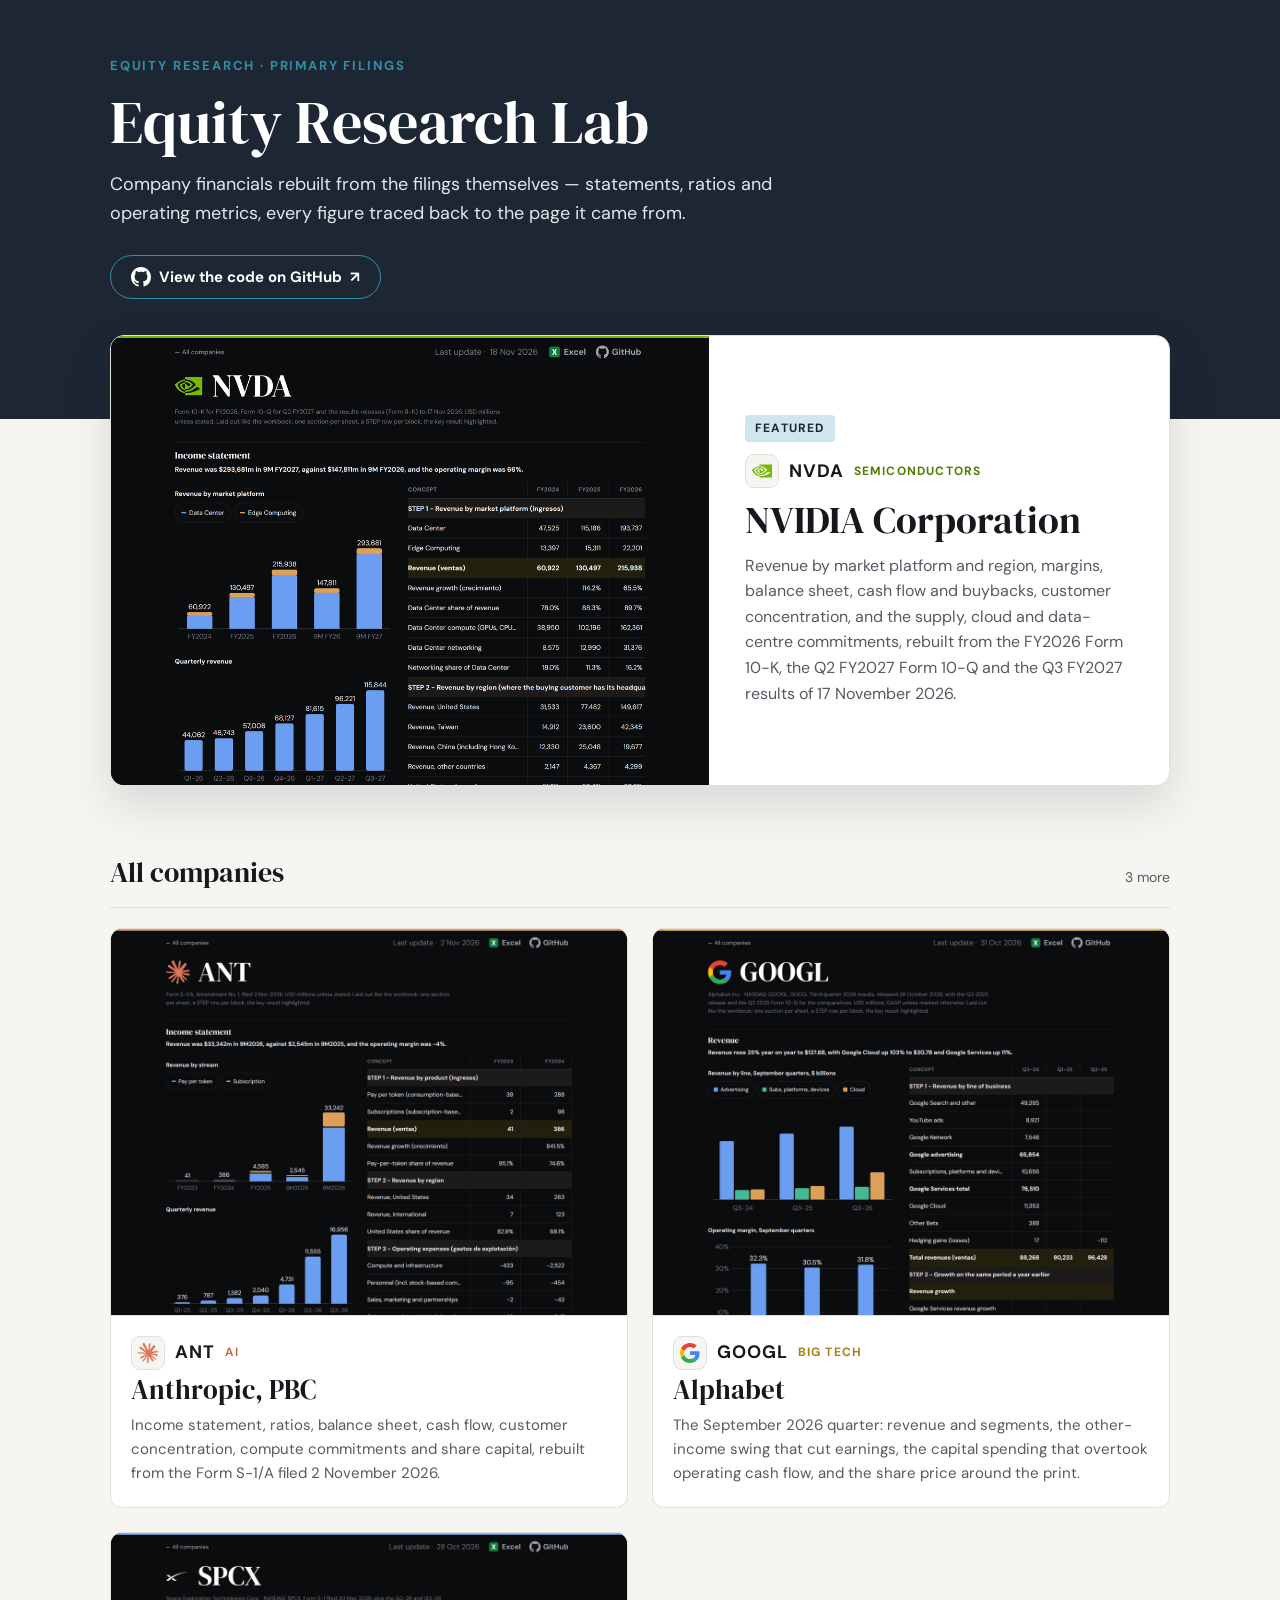
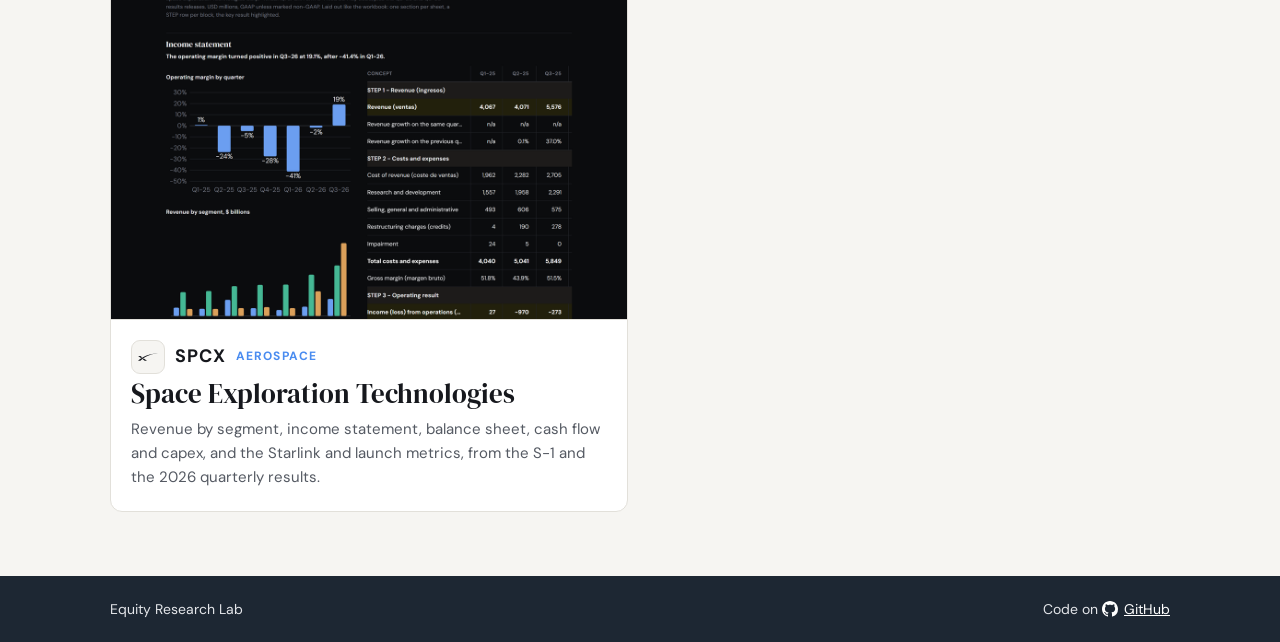
<file: index.html>
<!doctype html>
<html lang="en">
<head>
<meta charset="utf-8">
<meta name="viewport" content="width=device-width, initial-scale=1">
<title>Equity Research Lab</title>
<!-- Homepage: slate and steel-cyan header band, one hand-picked featured company shown large, the rest in a grid -->
<link rel="preconnect" href="https://fonts.googleapis.com">
<link rel="preconnect" href="https://fonts.gstatic.com" crossorigin>
<link href="https://fonts.googleapis.com/css2?family=DM+Serif+Display&family=DM+Sans:wght@400;500;700&display=swap" rel="stylesheet">
<style>
  /* Slate header band, light page; dark mode darkens the page. Each company card carries its own
     colour (--c-l light, --c-d dark, set on the card) for its hover highlight and topic label */
  :root {
    color-scheme: light dark;
    --band: #1d2733;  --band-ink: #e4e6ea;  --accent: #2f8fa8;
    --page: #f6f5f2;  --surface: #ffffff;  --ink: #16181d;  --ink-2: #555a63;  --line: #e2e0da;
  }
  @media (prefers-color-scheme: dark) {
    :root { --band: #12181f; --page: #0f1012; --surface: #18191d; --ink: #ececee; --ink-2: #aaadb5;
            --line: #2a2c31; --accent: #6cc2d8; }
  }
  .feature, .card { --c: var(--c-l, var(--accent)); }                  /* the card's company colour */
  @media (prefers-color-scheme: dark) { .feature, .card { --c: var(--c-d, var(--accent)); } }

  * { box-sizing: border-box; }
  body { margin: 0; background: var(--page); color: var(--ink);
         font: 16px/1.6 "DM Sans", system-ui, -apple-system, "Segoe UI", sans-serif; }
  .in { max-width: 1100px; margin: 0 auto; padding: 0 20px; }
  .serif { font-family: "DM Serif Display", Georgia, serif; font-weight: 400; }

  /* Header band with title, intro and GitHub button */
  header { background: var(--band); color: var(--band-ink); padding: 56px 0 120px; }
  .eyebrow { color: var(--accent); font-size: 13px; letter-spacing: .14em; text-transform: uppercase; font-weight: 700; margin: 0 0 14px; }
  h1 { color: #fff; font-size: clamp(38px, 7vw, 60px); line-height: 1.05; margin: 0 0 16px; }
  .lead { max-width: 56ch; font-size: 18px; margin: 0 0 28px; }
  .gh { display: inline-flex; align-items: center; gap: 8px; min-height: 44px; padding: 0 20px;
        border: 1px solid var(--accent); color: #fff; border-radius: 999px; text-decoration: none; font-weight: 700; font-size: 15px; }
  .gh:hover { background: var(--accent); color: var(--band); }
  .gh-logo { width: 20px; height: 20px; fill: currentColor; flex: none; }   /* GitHub mark, takes the text colour */
  footer .gh-logo { width: 16px; height: 16px; vertical-align: -3px; margin-right: 6px; }

  /* Featured company overlaps the band (negative margin) */
  .feature { margin-top: -84px; display: grid; grid-template-columns: 1.3fr 1fr; background: var(--surface);
             border: 1px solid var(--line); border-radius: 14px; overflow: hidden; color: inherit; text-decoration: none;
             box-shadow: 0 20px 48px rgba(0,0,0,.12); }
  .feature .img { position: relative; background: #0b0c0e; aspect-ratio: 4 / 3; overflow: hidden; }
  /* the box has the preview's own 4:3 shape, so the whole chart shows and nothing is cropped */
  .feature .img img { position: absolute; inset: 0; width: 100%; height: 100%; object-fit: cover; object-position: top; display: block; }
  .feature .txt { padding: 36px; display: flex; flex-direction: column; gap: 12px; justify-content: center; }
  .badge { align-self: flex-start; font-size: 12px; font-weight: 700; letter-spacing: .1em; text-transform: uppercase;
           color: var(--band); background: #cfe6ee; padding: 4px 10px; border-radius: 4px; }
  .feature h2 { font-size: 38px; line-height: 1.06; margin: 0; }
  .feature p { margin: 0; color: var(--ink-2); }

  /* Hover animation shared by the featured company and every card:
     the border takes the company colour, a soft ring appears and the card lifts 4px */
  .feature, .card { transition: border-color .25s, box-shadow .25s, transform .25s; }
  @media (hover: hover) {   /* mouse only: on phones a tap would leave the card stuck in its hover look */
    .feature:hover, .card:hover {
      border-color: var(--c);
      box-shadow: 0 0 0 1px var(--c), 0 16px 36px rgba(0, 0, 0, .28);
      transform: translateY(-4px);
    }
  }
  .feature .img img { transition: transform .4s; transform-origin: top center; }
  .feature:hover .img img { transform: scale(1.03); }

  /* Section title */
  .section { display: flex; align-items: baseline; justify-content: space-between; gap: 12px;
             margin: 64px 0 20px; border-bottom: 1px solid var(--line); padding-bottom: 12px; }
  .section h3 { font-size: 28px; margin: 0; }
  .section span { color: var(--ink-2); font-size: 14px; }

  /* Grid of the other companies */
  /* Two companies to a row, each taking half the width, however many cards there are: with
     auto-fill a single card shrank to its 300px minimum and looked lost next to the featured one */
  .grid { display: grid; grid-template-columns: repeat(2, minmax(0, 1fr)); gap: 24px; padding-bottom: 64px; }
  /* Each card is a framed box so its border can light up on hover; the whole card is the link */
  .card { display: flex; flex-direction: column; color: inherit; text-decoration: none;
          background: var(--surface); border: 1px solid var(--line); border-radius: 12px; overflow: hidden; }
  /* Previews are close-ups of the page header: a 4:3 box anchored to the top keeps the title readable */
  .card .img { display: block; aspect-ratio: 4 / 3; background: #0b0c0e; overflow: hidden; border-bottom: 1px solid var(--line); }
  .card .txt { display: block; padding: 4px 20px 22px; }
  .card .img img { width: 100%; height: 100%; object-fit: cover; object-position: top center; display: block;
                   transform-origin: top center; transition: transform .3s; }
  .card:hover .img img { transform: scale(1.03); }
  .card .topic { margin: 16px 0 4px; font-size: 12px; font-weight: 700; letter-spacing: .1em; text-transform: uppercase; color: var(--c); }
  .card h4 { font-size: 27px; line-height: 1.15; margin: 0 0 8px; transition: color .25s; }
  .card:hover h4 { color: var(--c); }
  .card p { margin: 0; color: var(--ink-2); font-size: 15px; }
  a:focus-visible { outline: 3px solid var(--accent); outline-offset: 3px; }

  footer { background: var(--band); color: var(--band-ink); font-size: 14px; }
  footer .in { padding: 22px 20px; display: flex; justify-content: space-between; flex-wrap: wrap; gap: 8px; }
  footer a { color: #fff; display: inline-block; padding: 12px 4px; margin: -12px -4px; }

  @media (max-width: 760px) {
    header { padding: 40px 0 96px; }
    .feature { grid-template-columns: 1fr; margin-top: -64px; }
    .feature .img { min-height: 0; aspect-ratio: 4 / 3; }
    .feature .txt { padding: 24px 20px; }
    .feature h2 { font-size: 30px; }
    .card h4 { font-size: 24px; }
    .section { margin-top: 48px; }
    .grid { grid-template-columns: 1fr; }   /* one card per row: half a phone screen is too narrow */
  }

  /* Ticker row on every company card: the logo of the company's main business (Claude for Anthropic,
     Google for Alphabet), drawn inline from Simple Icons, then the ticker written in plain text */
  .tick { display: flex; align-items: center; gap: 10px; margin: 16px 0 4px; }
  .feature .tick { margin: 0; }
  .tick .logo { flex: none; width: 34px; height: 34px; border-radius: 9px; display: grid; place-items: center;
                background: var(--page); border: 1px solid var(--line); }
  .tick svg { width: 20px; height: 20px; fill: currentColor; display: block; }
  .tick b { font-size: 18px; letter-spacing: .05em; color: var(--ink); }
  .tick .topic { margin: 0; font-size: 12px; font-weight: 700; letter-spacing: .1em; text-transform: uppercase;
                 color: var(--c); }                     /* the same small accent label on the featured card too */
</style>
</head>
<body>
<header>
  <div class="in">
    <p class="eyebrow">Equity research · Primary filings</p>
    <h1 class="serif">Equity Research Lab</h1>
    <p class="lead">Company financials rebuilt from the filings themselves — statements, ratios and
       operating metrics, every figure traced back to the page it came from.</p>
    <a class="gh" href="https://github.com/ManuCem/Equity-Research-Lab" target="_blank" rel="noopener">
      <svg class="gh-logo" viewBox="0 0 16 16" aria-hidden="true"><path d="M8 0C3.58 0 0 3.58 0 8c0 3.54 2.29 6.53 5.47 7.59.4.07.55-.17.55-.38 0-.19-.01-.82-.01-1.49-2.01.37-2.53-.49-2.69-.94-.09-.23-.48-.94-.82-1.13-.28-.15-.68-.52-.01-.53.63-.01 1.08.58 1.23.82.72 1.21 1.87.87 2.33.66.07-.52.28-.87.51-1.07-1.78-.2-3.64-.89-3.64-3.95 0-.87.31-1.59.82-2.15-.08-.2-.36-1.02.08-2.12 0 0 .67-.21 2.2.82.64-.18 1.32-.27 2-.27.68 0 1.36.09 2 .27 1.53-1.04 2.2-.82 2.2-.82.44 1.1.16 1.92.08 2.12.51.56.82 1.27.82 2.15 0 3.07-1.87 3.75-3.65 3.95.29.25.54.73.54 1.48 0 1.07-.01 1.93-.01 2.2 0 .21.15.46.55.38A8.013 8.013 0 0016 8c0-4.42-3.58-8-8-8z"/></svg>
      View the code on GitHub <span aria-hidden="true">&#8599;</span></a>
  </div>
</header>

<main class="in">
  <!-- Featured company: chosen by hand (not automatically the newest); currently NVIDIA -->
  <a class="feature" href="Nvidia/index.html" style="--c-l:#4f7d00;--c-d:#76b900">
    <span class="img"><img src="assets/nvidia.png" alt="" width="640" height="480"></span>
    <span class="txt">
      <span class="badge">Featured</span>
      <span class="tick"><span class="logo" style="color:#76B900"><svg viewBox="0 0 24 24" aria-hidden="true" focusable="false"><path d="M8.948 8.798v-1.43a6.7 6.7 0 0 1 .424-.018c3.922-.124 6.493 3.374 6.493 3.374s-2.774 3.851-5.75 3.851c-.398 0-.787-.062-1.158-.185v-4.346c1.528.185 1.837.857 2.747 2.385l2.04-1.714s-1.492-1.952-4-1.952a6.016 6.016 0 0 0-.796.035m0-4.735v2.138l.424-.027c5.45-.185 9.01 4.47 9.01 4.47s-4.08 4.964-8.33 4.964c-.37 0-.733-.035-1.095-.097v1.325c.3.035.61.062.91.062 3.957 0 6.82-2.023 9.593-4.408.459.371 2.34 1.263 2.73 1.652-2.633 2.208-8.772 3.984-12.253 3.984-.335 0-.653-.018-.971-.053v1.864H24V4.063zm0 10.326v1.131c-3.657-.654-4.673-4.46-4.673-4.46s1.758-1.944 4.673-2.262v1.237H8.94c-1.528-.186-2.73 1.245-2.73 1.245s.68 2.412 2.739 3.11M2.456 10.9s2.164-3.197 6.5-3.533V6.201C4.153 6.59 0 10.653 0 10.653s2.35 6.802 8.948 7.42v-1.237c-4.84-.6-6.492-5.936-6.492-5.936z"/></svg></span><b>NVDA</b><span class="topic">Semiconductors</span></span>
      <h2 class="serif">NVIDIA Corporation</h2>
      <p>Revenue by market platform and region, margins, balance sheet, cash flow and buybacks, customer
         concentration, and the supply, cloud and data-centre commitments, rebuilt from the FY2026 Form 10-K,
         the Q2 FY2027 Form 10-Q and the Q3 FY2027 results of 17 November 2026.</p>
    </span>
  </a>

  <div class="section"><h3 class="serif">All companies</h3><span>3 more</span></div>

  <section class="grid" aria-label="Companies">
    <a class="card" href="Anthropic/index.html" style="--c-l:#cc6b43;--c-d:#e59873">
      <span class="img"><img src="assets/anthropic.png" alt="" loading="lazy" width="640" height="480"></span>
      <span class="txt"><span class="tick"><span class="logo" style="color:#D97757"><svg viewBox="0 0 24 24" aria-hidden="true" focusable="false"><path d="m4.7144 15.9555 4.7174-2.6471.079-.2307-.079-.1275h-.2307l-.7893-.0486-2.6956-.0729-2.3375-.0971-2.2646-.1214-.5707-.1215-.5343-.7042.0546-.3522.4797-.3218.686.0608 1.5179.1032 2.2767.1578 1.6514.0972 2.4468.255h.3886l.0546-.1579-.1336-.0971-.1032-.0972L6.973 9.8356l-2.55-1.6879-1.3356-.9714-.7225-.4918-.3643-.4614-.1578-1.0078.6557-.7225.8803.0607.2246.0607.8925.686 1.9064 1.4754 2.4893 1.8336.3643.3035.1457-.1032.0182-.0728-.164-.2733-1.3539-2.4467-1.445-2.4893-.6435-1.032-.17-.6194c-.0607-.255-.1032-.4674-.1032-.7285L6.287.1335 6.6997 0l.9957.1336.419.3642.6192 1.4147 1.0018 2.2282 1.5543 3.0296.4553.8985.2429.8318.091.255h.1579v-.1457l.1275-1.706.2368-2.0947.2307-2.6957.0789-.7589.3764-.9107.7468-.4918.5828.2793.4797.686-.0668.4433-.2853 1.8517-.5586 2.9021-.3643 1.9429h.2125l.2429-.2429.9835-1.3053 1.6514-2.0643.7286-.8196.85-.9046.5464-.4311h1.0321l.759 1.1293-.34 1.1657-1.0625 1.3478-.8804 1.1414-1.2628 1.7-.7893 1.36.0729.1093.1882-.0183 2.8535-.607 1.5421-.2794 1.8396-.3157.8318.3886.091.3946-.3278.8075-1.967.4857-2.3072.4614-3.4364.8136-.0425.0304.0486.0607 1.5482.1457.6618.0364h1.621l3.0175.2247.7892.522.4736.6376-.079.4857-1.2142.6193-1.6393-.3886-3.825-.9107-1.3113-.3279h-.1822v.1093l1.0929 1.0686 2.0035 1.8092 2.5075 2.3314.1275.5768-.3218.4554-.34-.0486-2.2039-1.6575-.85-.7468-1.9246-1.621h-.1275v.17l.4432.6496 2.3436 3.5214.1214 1.0807-.17.3521-.6071.2125-.6679-.1214-1.3721-1.9246L14.38 17.959l-1.1414-1.9428-.1397.079-.674 7.2552-.3156.3703-.7286.2793-.6071-.4614-.3218-.7468.3218-1.4753.3886-1.9246.3157-1.53.2853-1.9004.17-.6314-.0121-.0425-.1397.0182-1.4328 1.9672-2.1796 2.9446-1.7243 1.8456-.4128.164-.7164-.3704.0667-.6618.4008-.5889 2.386-3.0357 1.4389-1.882.929-1.0868-.0062-.1579h-.0546l-6.3385 4.1164-1.1293.1457-.4857-.4554.0608-.7467.2307-.2429 1.9064-1.3114Z"/></svg></span><b>ANT</b><span class="topic">AI</span></span>
      <h4 class="serif">Anthropic, PBC</h4>
      <p>Income statement, ratios, balance sheet, cash flow, customer concentration, compute
         commitments and share capital, rebuilt from the Form S-1/A filed 2 November 2026.</p></span>
    </a>

    <a class="card" href="Alphabet/index.html" style="--c-l:#a87f12;--c-d:#f2c14e">
      <span class="img"><img src="assets/alphabet.png" alt="" loading="lazy" width="640" height="480"></span>
      <span class="txt"><span class="tick"><span class="logo"><svg viewBox="0 0 48 48" aria-hidden="true" focusable="false"><path fill="#EA4335" d="M24 9.5c3.54 0 6.71 1.22 9.21 3.6l6.85-6.85C35.9 2.38 30.47 0 24 0 14.62 0 6.51 5.38 2.56 13.22l7.98 6.19C12.43 13.72 17.74 9.5 24 9.5z"/><path fill="#4285F4" d="M46.98 24.55c0-1.57-.15-3.09-.38-4.55H24v9.02h12.94c-.58 2.96-2.26 5.48-4.78 7.18l7.73 6c4.51-4.18 7.09-10.36 7.09-17.65z"/><path fill="#FBBC05" d="M10.53 28.59c-.48-1.45-.76-2.99-.76-4.59s.27-3.14.76-4.59l-7.98-6.19C.92 16.46 0 20.12 0 24c0 3.88.92 7.54 2.56 10.78l7.97-6.19z"/><path fill="#34A853" d="M24 48c6.48 0 11.93-2.13 15.89-5.81l-7.73-6c-2.15 1.45-4.92 2.3-8.16 2.3-6.26 0-11.57-4.22-13.47-9.91l-7.98 6.19C6.51 42.62 14.62 48 24 48z"/></svg></span><b>GOOGL</b><span class="topic">Big tech</span></span>
      <h4 class="serif">Alphabet</h4>
      <p>The September 2026 quarter: revenue and segments, the other-income swing that cut earnings,
         the capital spending that overtook operating cash flow, and the share price around the print.</p></span>
    </a>

    <a class="card" href="SpaceX/index.html" style="--c-l:#4a8cf0;--c-d:#82b6f8">
      <span class="img"><img src="assets/spacex.png" alt="" loading="lazy" width="640" height="480"></span>
      <span class="txt"><span class="tick"><span class="logo" style="color:var(--ink)"><svg viewBox="0 0 24 24" aria-hidden="true" focusable="false"><path d="M24 7.417C8.882 8.287 1.89 14.75.321 16.28L0 16.583h2.797C10.356 9.005 21.222 7.663 24 7.417zm-17.046 6.35c-.472.321-.945.68-1.398 1.02l2.457 1.796h2.778zM2.948 10.8H.189l3.25 2.381c.473-.321 1.02-.661 1.512-.945Z"/></svg></span><b>SPCX</b><span class="topic">Aerospace</span></span>
      <h4 class="serif">Space Exploration Technologies</h4>
      <p>Revenue by segment, income statement, balance sheet, cash flow and capex, and the
         Starlink and launch metrics, from the S-1 and the 2026 quarterly results.</p></span>
    </a>
  </section>
</main>

<footer><div class="in">
  <span>Equity Research Lab</span>
  <span>Code on <a href="https://github.com/ManuCem/Equity-Research-Lab"><svg class="gh-logo" viewBox="0 0 16 16" aria-hidden="true"><path d="M8 0C3.58 0 0 3.58 0 8c0 3.54 2.29 6.53 5.47 7.59.4.07.55-.17.55-.38 0-.19-.01-.82-.01-1.49-2.01.37-2.53-.49-2.69-.94-.09-.23-.48-.94-.82-1.13-.28-.15-.68-.52-.01-.53.63-.01 1.08.58 1.23.82.72 1.21 1.87.87 2.33.66.07-.52.28-.87.51-1.07-1.78-.2-3.64-.89-3.64-3.95 0-.87.31-1.59.82-2.15-.08-.2-.36-1.02.08-2.12 0 0 .67-.21 2.2.82.64-.18 1.32-.27 2-.27.68 0 1.36.09 2 .27 1.53-1.04 2.2-.82 2.2-.82.44 1.1.16 1.92.08 2.12.51.56.82 1.27.82 2.15 0 3.07-1.87 3.75-3.65 3.95.29.25.54.73.54 1.48 0 1.07-.01 1.93-.01 2.2 0 .21.15.46.55.38A8.013 8.013 0 0016 8c0-4.42-3.58-8-8-8z"/></svg>GitHub</a></span>
</div></footer>
</body>
</html>
</file>
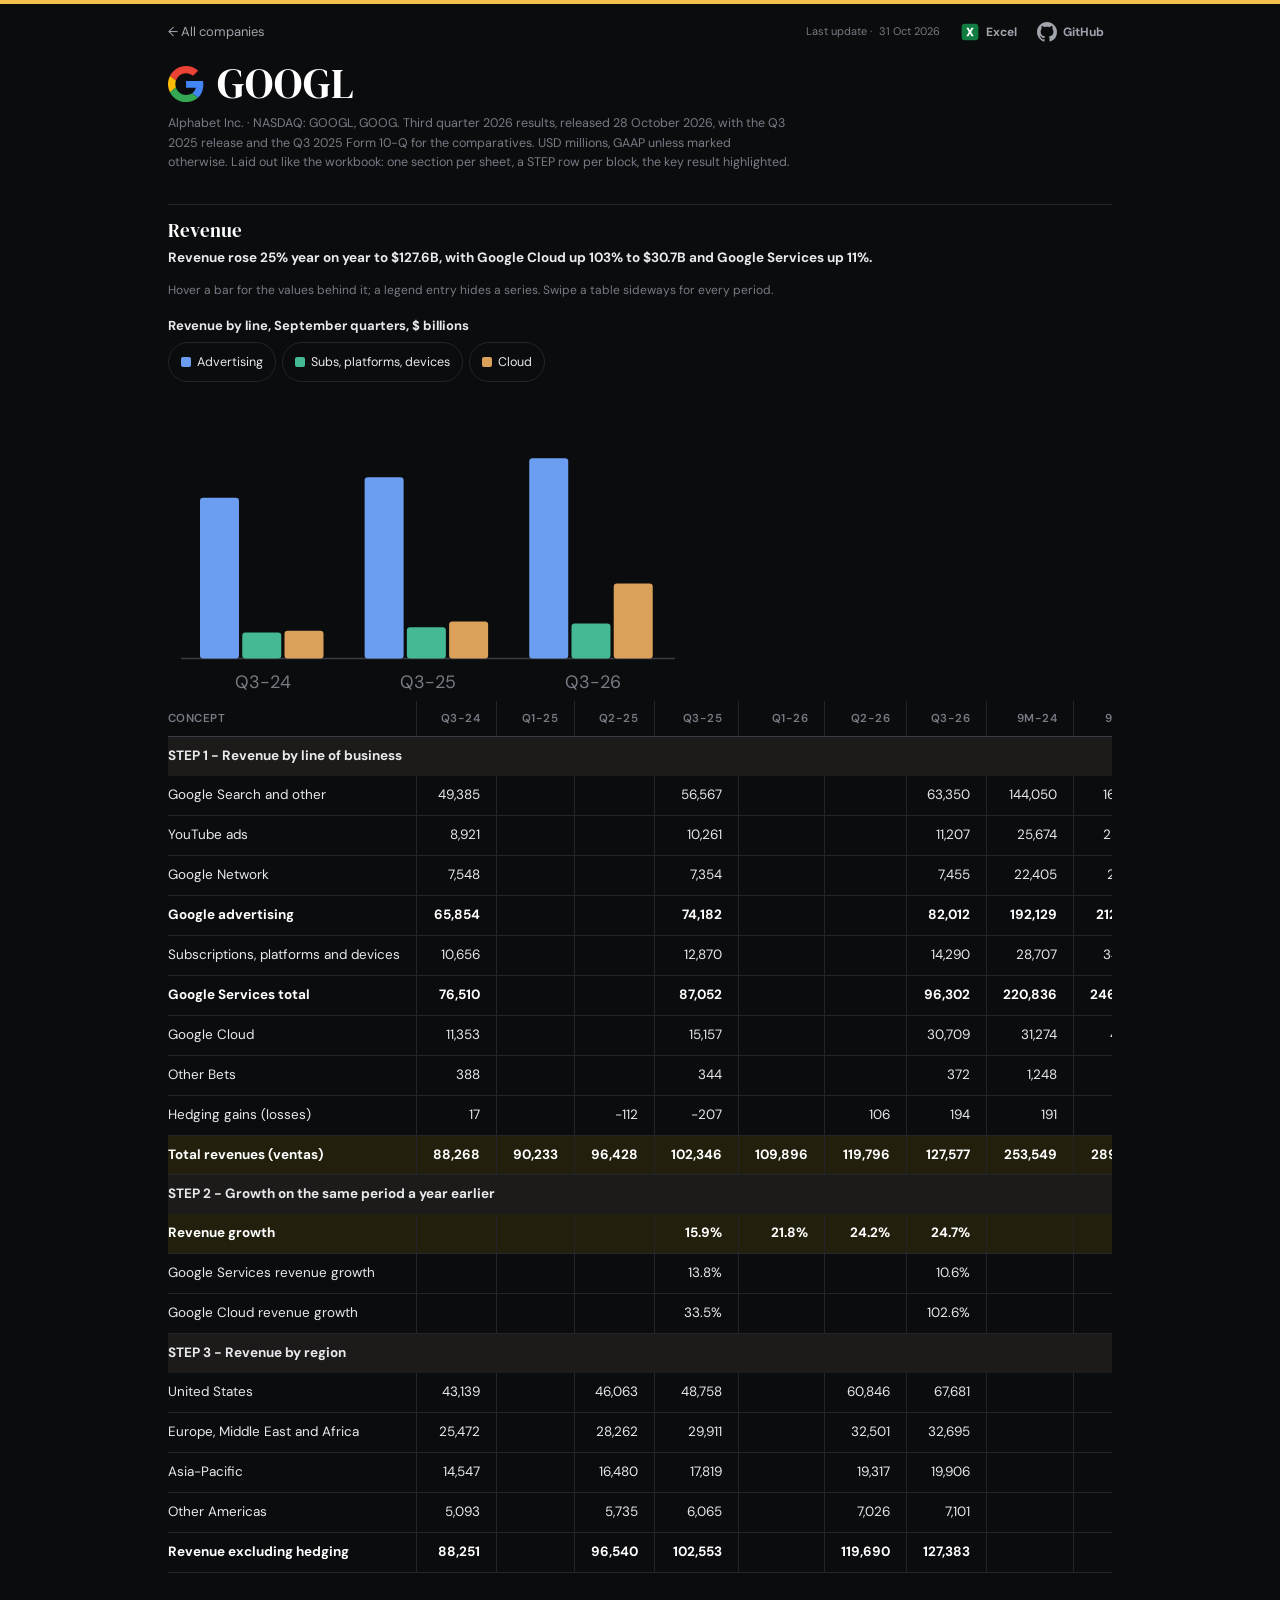
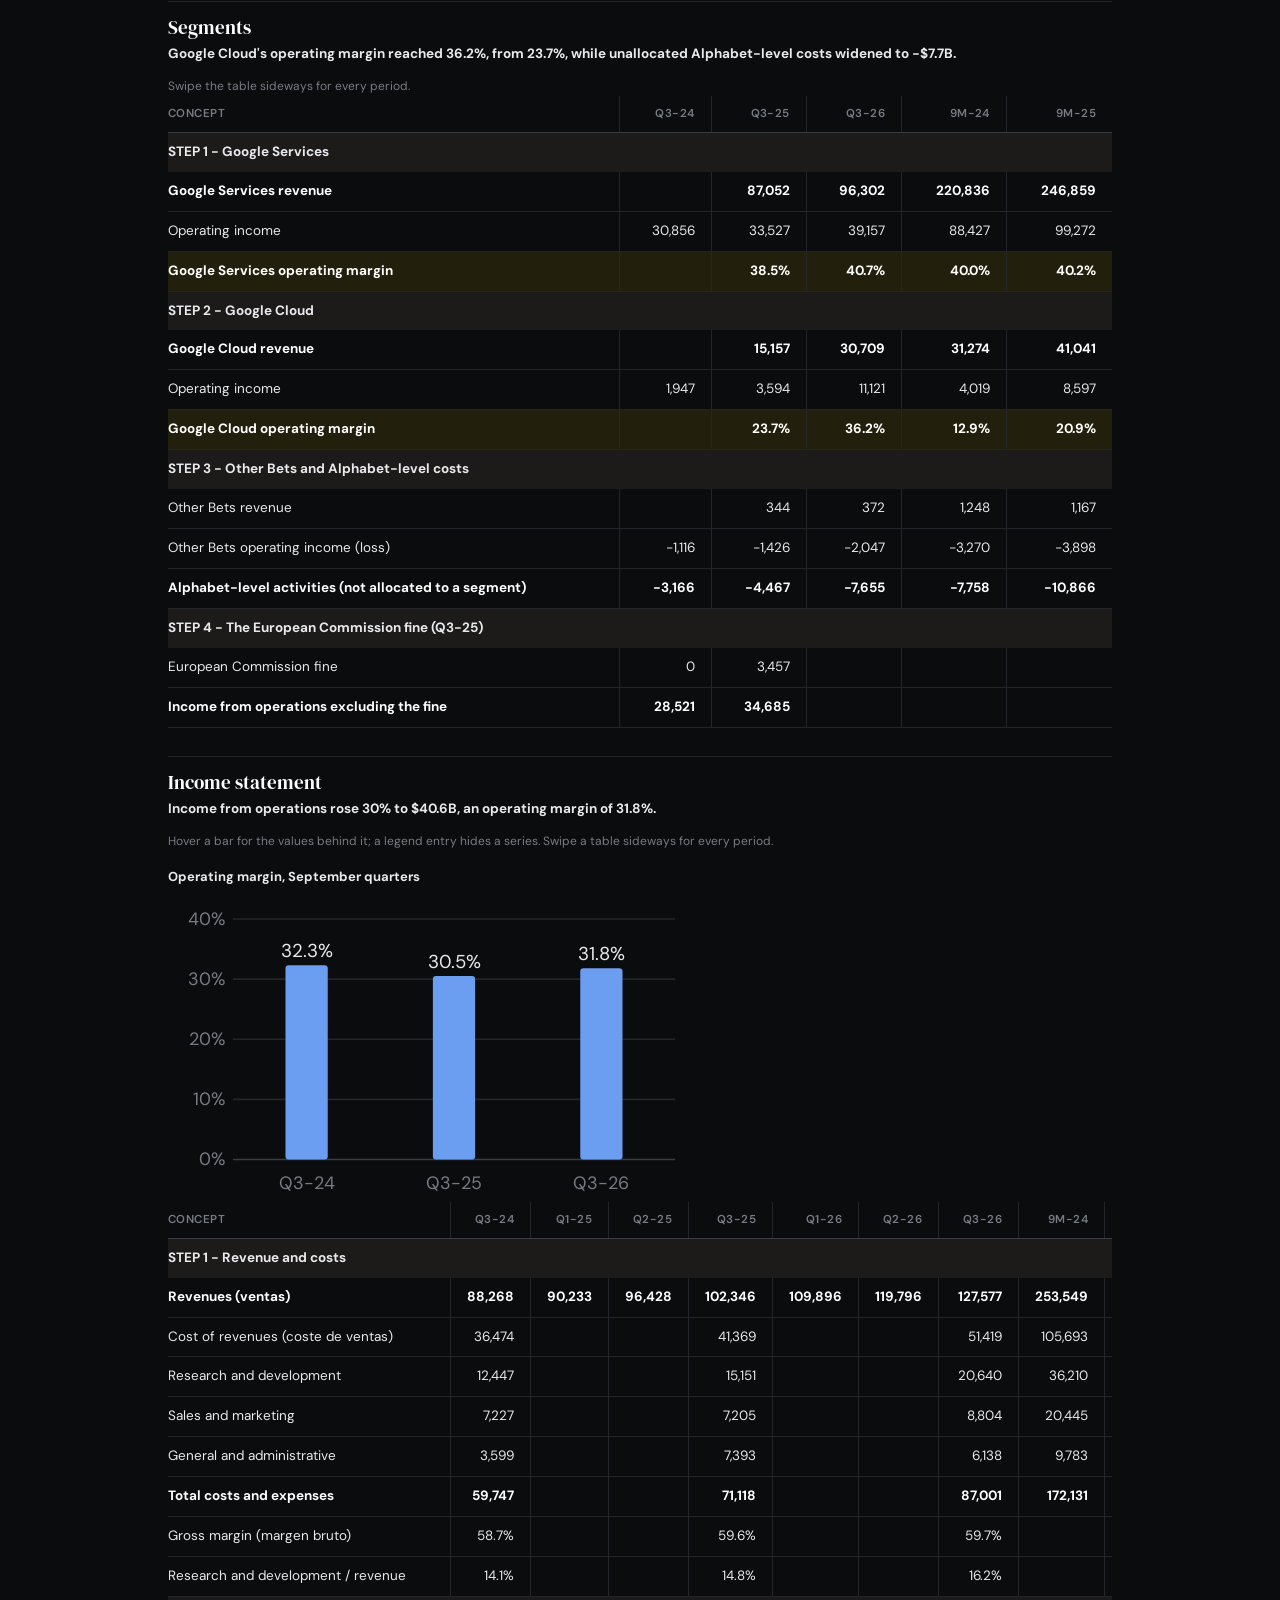
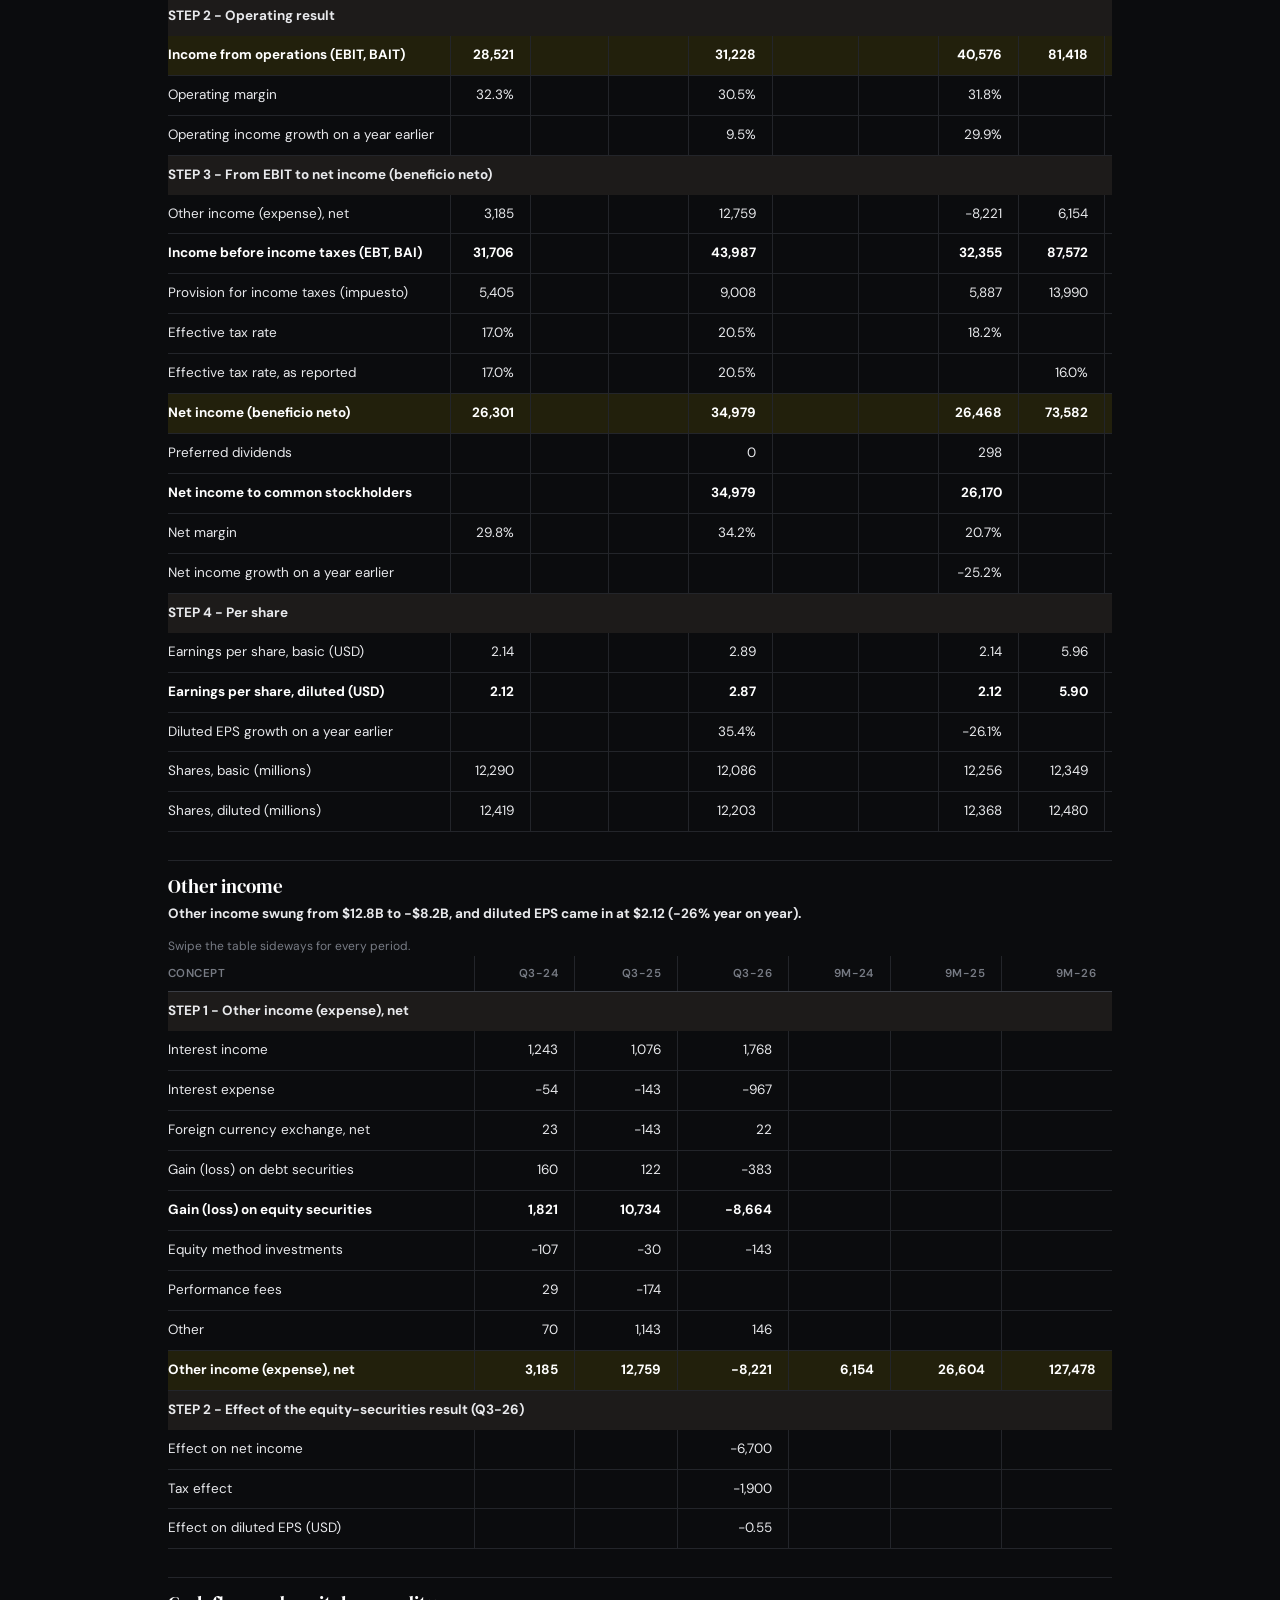
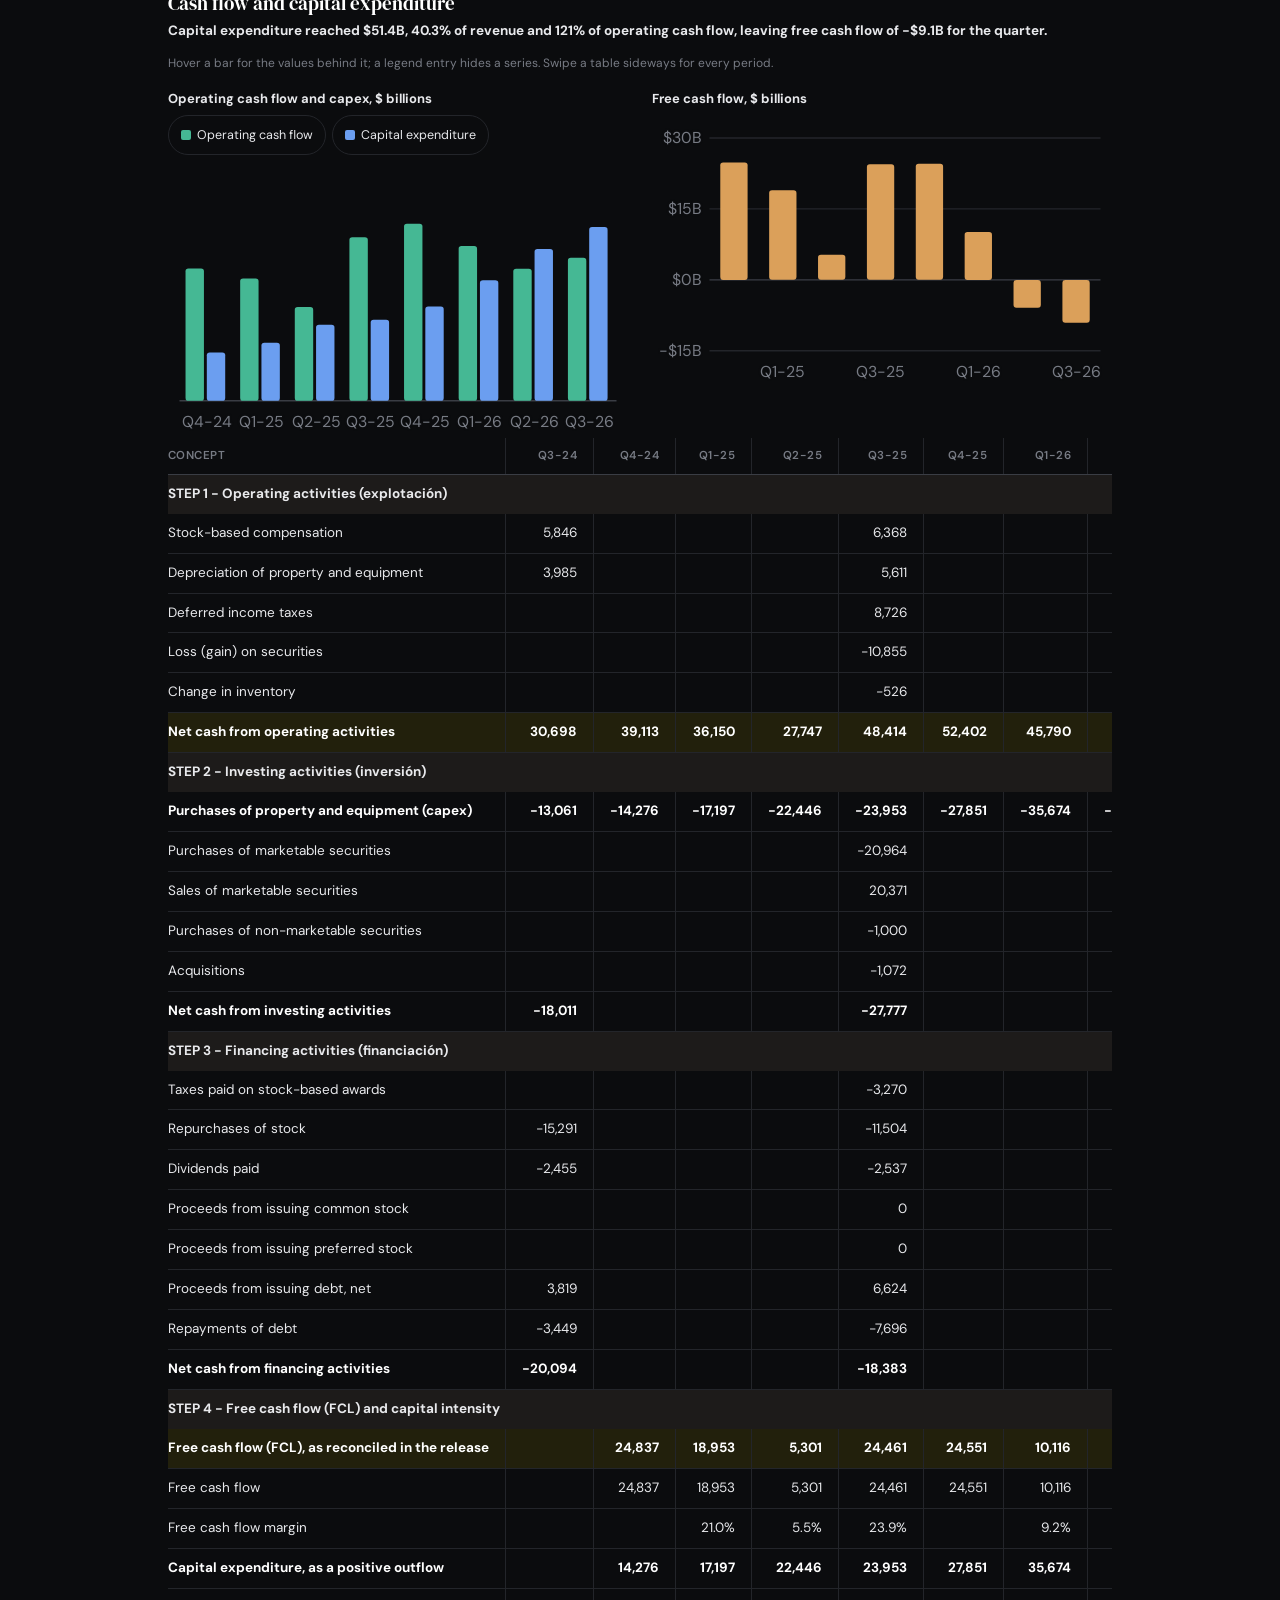
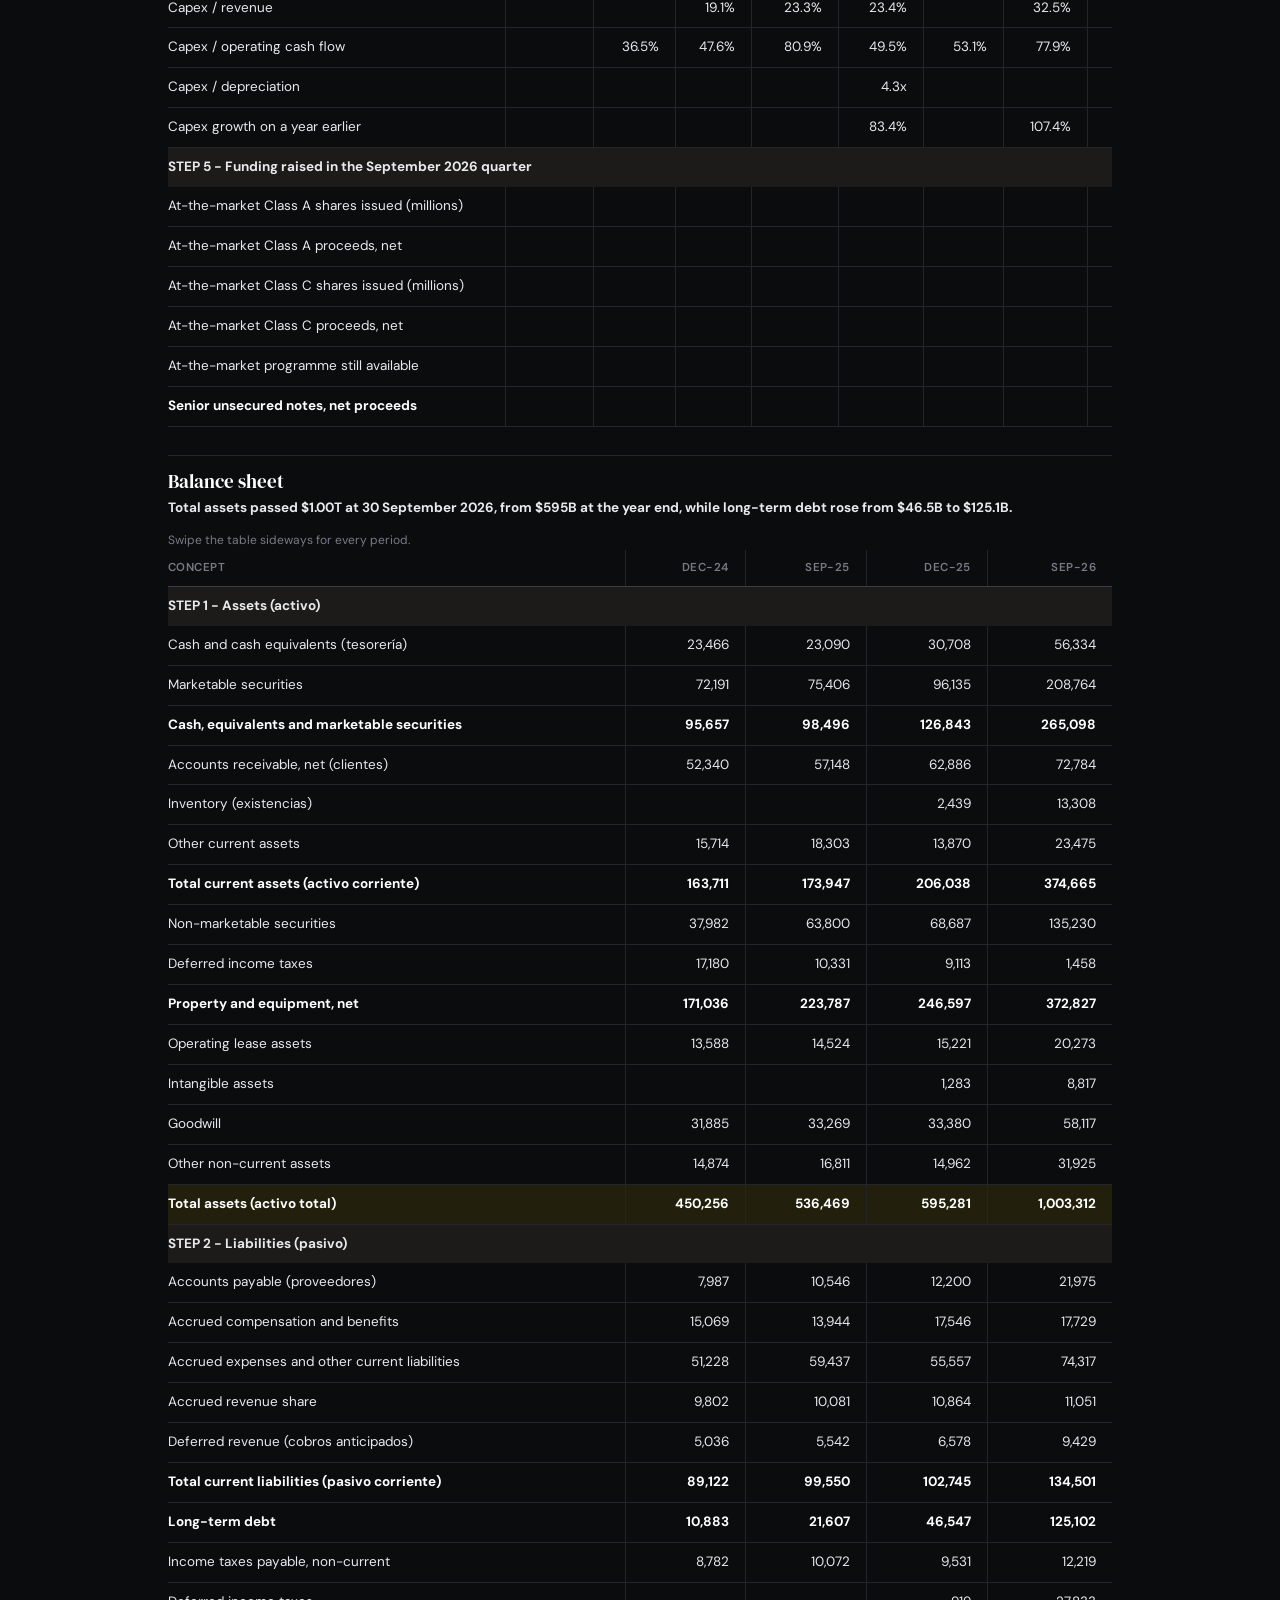
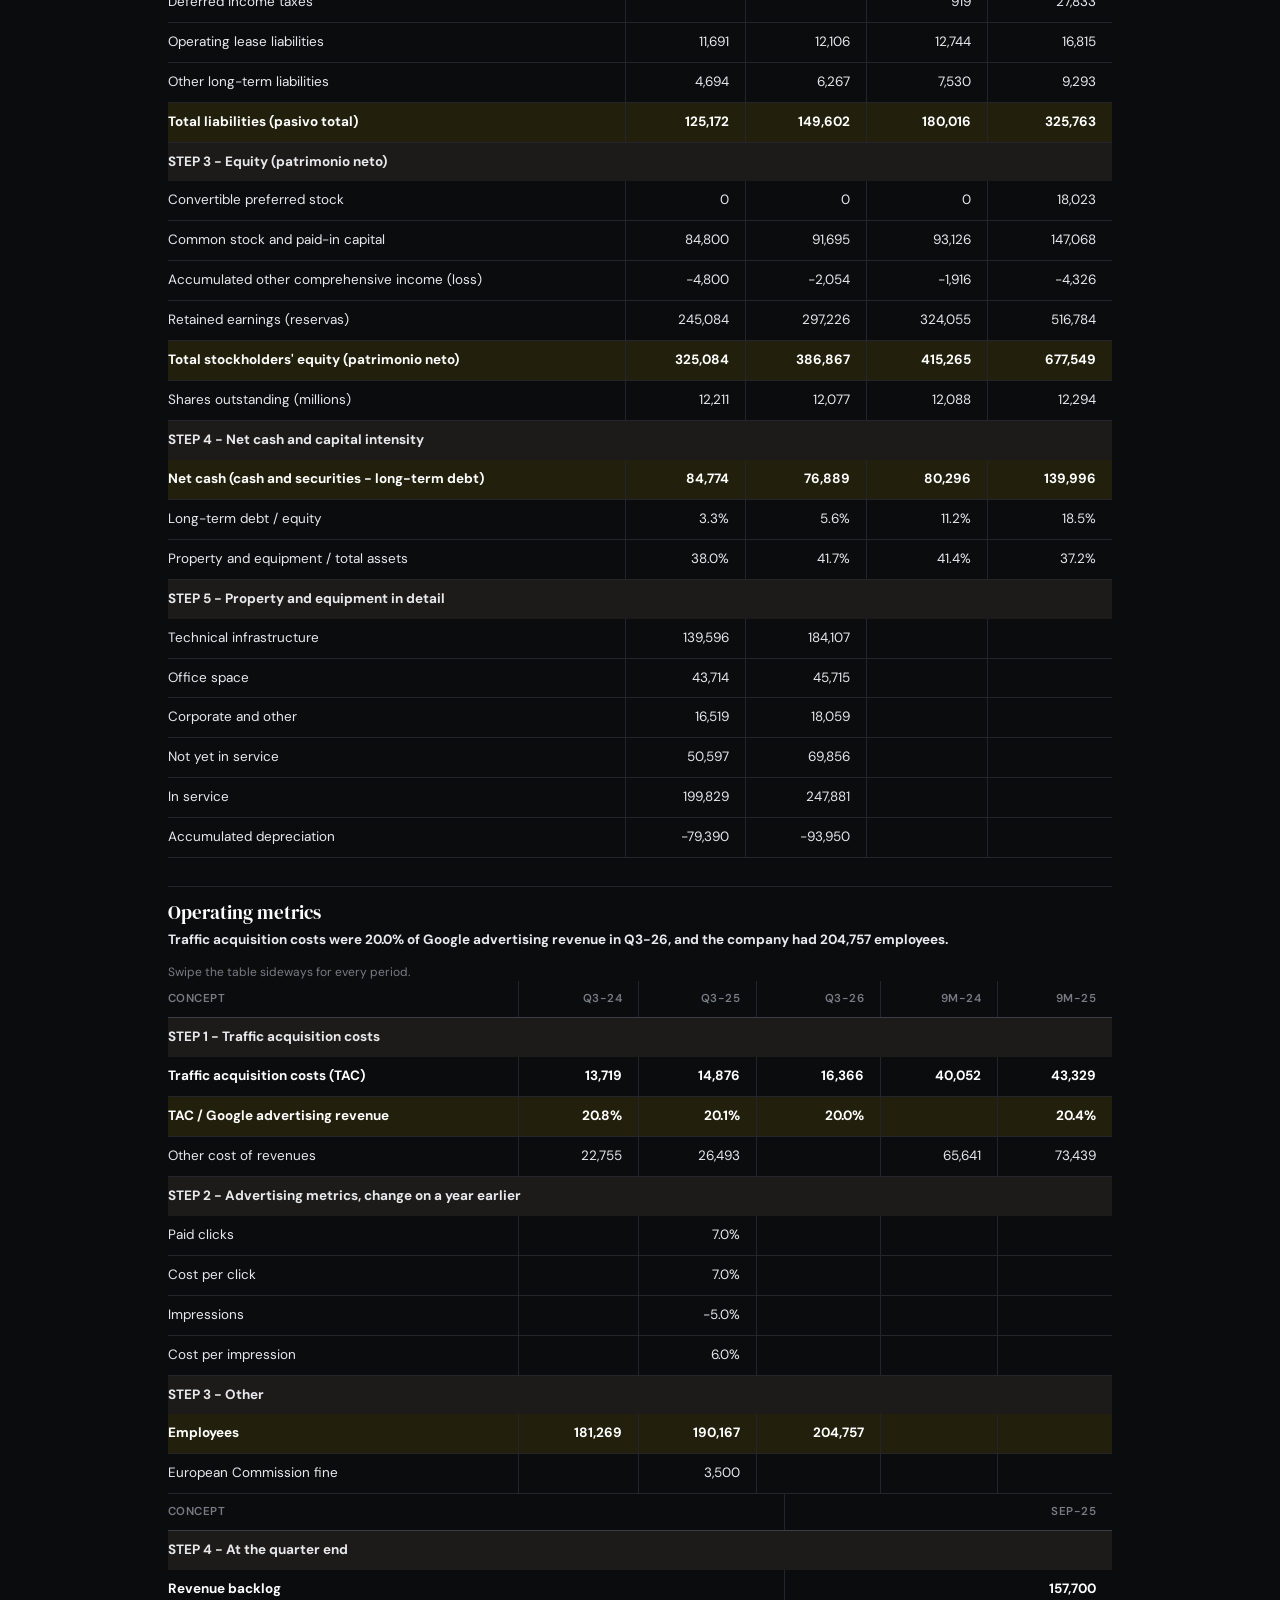
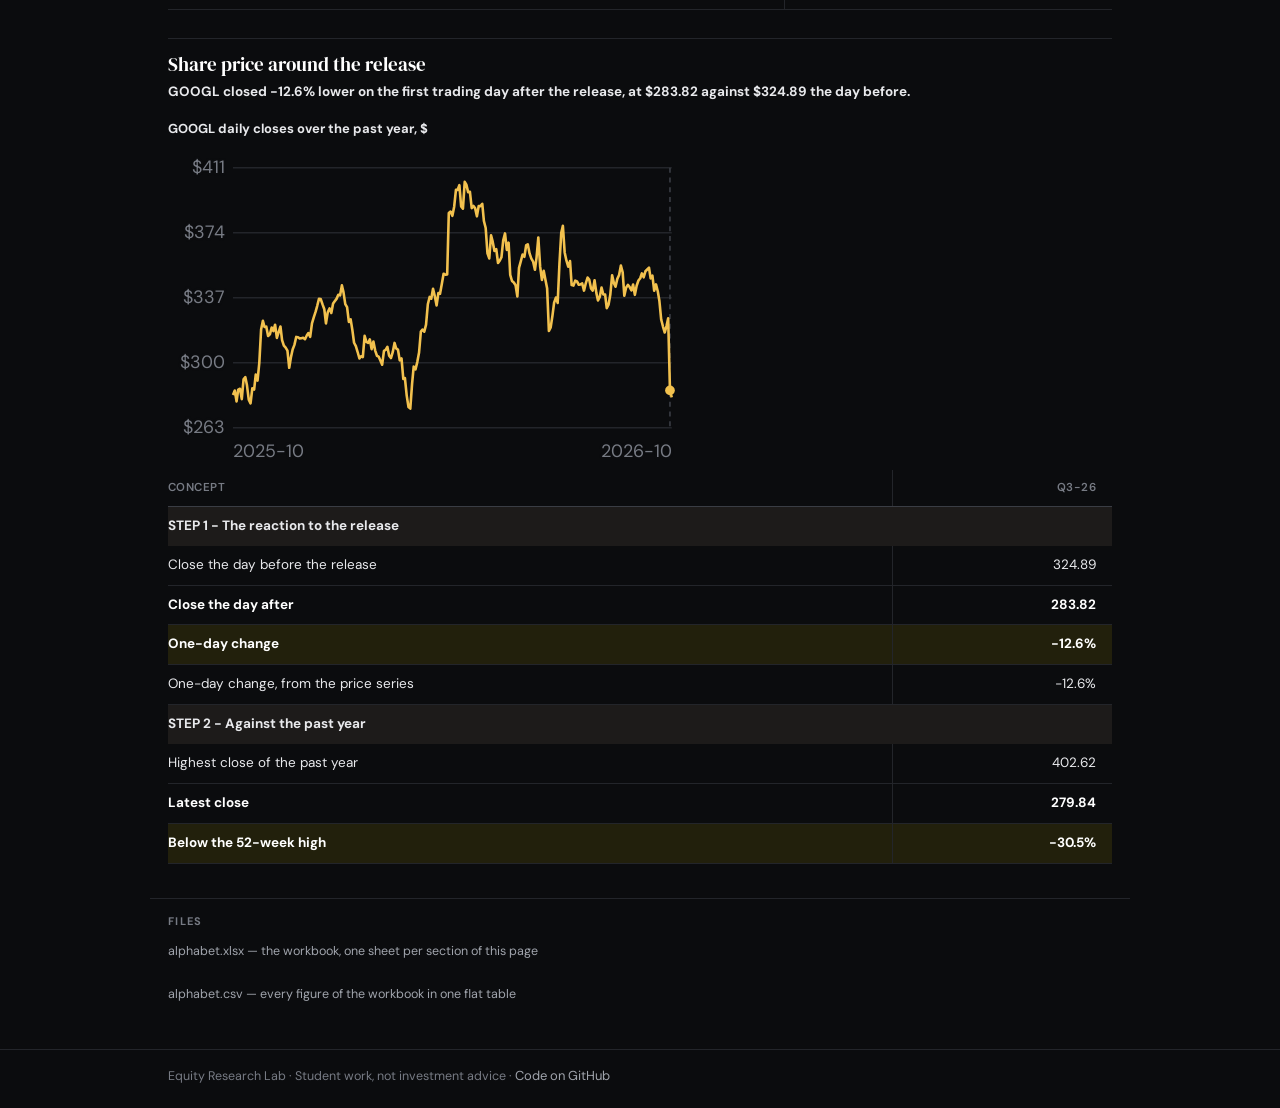
<file: Alphabet/index.html>
<!doctype html><html lang="en"><head>
<meta charset="utf-8">
<meta name="viewport" content="width=device-width, initial-scale=1, viewport-fit=cover">
<title>Alphabet</title>
<link rel="preconnect" href="https://fonts.googleapis.com"><link rel="preconnect" href="https://fonts.gstatic.com" crossorigin>
<link href="https://fonts.googleapis.com/css2?family=DM+Serif+Display&family=DM+Sans:wght@400;500;700&display=swap" rel="stylesheet">
<style>/* ---------------------------------------------------------------------------
   Shared style for every company page (inlined into <Company>/index.html at build time).

   The original data report, in the colours of the lab: the company name, the filing line,
   then one section per topic separated by a hairline, each a heading, one factual line and
   the chart or table. No colour band, no cards, no boxes, no commentary. Each company page
   overrides --accent after this file; that accent is the only colour on the page.
--------------------------------------------------------------------------- */

:root{
  color-scheme: dark;                      /* black page: tell the browser so scrollbars and form bits match */
  --accent:#6cc2d8;                        /* every page overrides this one token after this stylesheet */
  --page:#0b0c0e;                          /* the page black */
  --surface:#0b0c0e;                       /* same black, kept as a name for the pinned table column */
  --ink:#e8e9ec; --ink2:#a0a4ac; --muted:#777b84;
  --grid:#23252a;                          /* hairlines between table rows and between sections */
  --axis:#3a3d44;                          /* chart axes, a step brighter than the hairlines */
  --hl:#18191c;                            /* the row and column highlight on a table: solid, so the pinned
                                              first column never lets the scrolled numbers show through it */
  /* series colours for charts, chosen to read on black */
  --c1:#6b9ef0; --c2:#45b894; --c3:#dba05a; --c4:#ab8ae0; --c5:#e0788f;
  --dark:#9a9a9a; --light:#5c5c5c;
  /* tables laid out like the finance course workbooks: beige STEP rows and yellow key results,
     dimmed for a black page; solid colours so the pinned first column stays opaque */
  --step:#1d1b1a; --key:#22200c;
}

*{box-sizing:border-box}
html{-webkit-text-size-adjust:100%}
body{margin:0;background:var(--page);color:var(--ink);
  font:15px/1.55 "DM Sans",system-ui,-apple-system,"Segoe UI",Helvetica,Arial,sans-serif}
h1,h2,.kpi .v{font-family:"DM Serif Display",Georgia,serif;font-weight:400}
a{color:inherit}
.in{max-width:980px;margin:0 auto;
  padding:0 max(18px,env(safe-area-inset-right)) 0 max(18px,env(safe-area-inset-left))}

/* ---- header: a thin accent rule, the back link, the company, the filing line ---- */
/* the accent shows as a 4px line across the top of the page and nowhere else up here */
.band{border-top:4px solid var(--accent);padding:6px 0 4px}
.back{display:inline-flex;align-items:center;min-height:44px;color:var(--ink2);
  text-decoration:none;font-size:13px}
.back:hover,.back:focus-visible{color:var(--accent)}
/* "Last update": small and quiet in the top right corner, on the back link's line */
.band .in{position:relative}
.updated{position:absolute;top:0;right:max(18px,env(safe-area-inset-right));min-height:44px;
  display:flex;align-items:center;gap:4px;font-size:11px;color:var(--muted);white-space:nowrap}
/* the two icons after the date: Excel downloads the workbook, GitHub opens the code */
.ic{display:inline-flex;align-items:center;gap:6px;height:44px;padding:0 8px;border-radius:8px;
  color:var(--ink2);text-decoration:none;font-size:12px;font-weight:700}
.ic:first-of-type{margin-left:8px}
.ic svg{width:20px;height:20px;display:block;flex:none}
.ic.gh svg{fill:var(--ink2)}
.ic:hover,.ic:focus-visible{background:var(--hl)}
.ic:hover,.ic:focus-visible{color:var(--accent)}
.ic.gh:hover svg,.ic.gh:focus-visible svg{fill:var(--accent)}
h1{margin:6px 0 2px;color:#fff;font-size:clamp(32px,4.4vw,42px);line-height:1.1}   /* the company name carries the page, and it is what the homepage card preview shows */
h1 .logo{display:inline-block;width:.86em;height:.86em;margin-right:.3em;vertical-align:-.1em}   /* the logo of the company's main business, before its ticker */
h1 .logo svg{display:block;width:100%;height:100%}
.meta{margin:8px 0 0;font-size:12.5px;color:var(--muted);max-width:78ch}

/* ---- one flat section per topic, separated by a hairline ---- */
.panel{border-top:1px solid var(--grid);padding-top:14px;margin-top:28px}
h2{margin:0 0 6px;font-size:19px;line-height:1.2;color:#fff;border:0;padding:0}
/* the one factual line under the heading: the same job the old <h3> headline did */
.dek{margin:0 0 12px;font-size:13.5px;font-weight:700;color:var(--ink)}
h3{font-size:13px;margin:16px 0 6px;font-weight:700}
.note{font-size:12.5px;color:var(--ink2);margin:4px 0 0}
.hint{font-size:12px;color:var(--muted);margin:10px 0 0}

/* ---- references: quiet and small, never a section of their own ---- */
.refs{max-width:980px;margin:34px auto 0;border-top:1px solid var(--grid);
  padding:14px max(18px,env(safe-area-inset-right)) 0 max(18px,env(safe-area-inset-left))}
.refs .lbl{display:block;margin:0 0 2px;font-size:11px;font-weight:700;letter-spacing:.12em;
  text-transform:uppercase;color:var(--muted)}
.refs ul{list-style:none;margin:0;padding:0}
.refs li{font-size:12.5px;color:var(--muted)}
/* block, not flex: a reference line may hold several spans and must stay one sentence */
.refs a{display:block;min-height:40px;padding:10px 0;color:var(--ink2);text-decoration:none}
.refs a:hover,.refs a:focus-visible{color:var(--accent);text-decoration:underline}

/* ---- layout helpers ---- */
.two{display:grid;grid-template-columns:1fr 1fr;gap:24px}
.two>div{min-width:0}

/* ---- legends (tap or click an entry to hide that series) ---- */
.leg{display:flex;flex-wrap:wrap;gap:6px;margin:2px 0 10px}
.leg button{display:inline-flex;align-items:center;gap:6px;min-height:40px;padding:0 12px;
  font:12.5px/1 "DM Sans",system-ui,Helvetica,Arial,sans-serif;color:var(--ink);
  background:transparent;border:1px solid var(--grid);border-radius:999px;cursor:pointer}
.leg button:hover,.leg button:focus-visible{border-color:var(--accent);outline:none}
.leg button[aria-pressed="false"]{color:var(--muted);text-decoration:line-through}
.leg button[aria-pressed="false"] i{opacity:.3}
.leg i{width:10px;height:3px;border-radius:2px;display:inline-block}
.leg i.sq{height:10px}

/* ---- tooltip: the page colours, never a white box on a black page ---- */
.tip{position:fixed;z-index:10;display:none;pointer-events:none;
  background:#14161b;border:1px solid var(--axis);border-radius:8px;
  box-shadow:0 8px 26px rgba(0,0,0,.6);padding:8px 11px;
  font:12.5px/1.5 "DM Sans",system-ui,Helvetica,Arial,sans-serif;color:var(--ink);min-width:170px}
.tip .th{font-weight:700;margin-bottom:2px}
.tip div i{display:inline-block;width:8px;height:8px;border-radius:2px;margin-right:6px}
.tip b{float:right;margin-left:14px;font-variant-numeric:tabular-nums}
.tip .sum{border-top:1px solid var(--axis);margin-top:3px;padding-top:3px;font-weight:700}
.tip .mu{color:var(--muted);font-weight:400}

/* ---- charts: SVG drawn by the build script; colours come from the tokens above ---- */
svg{width:100%;height:auto;display:block}
/* A chart is drawn once at a fixed viewBox, so its labels grow with the box it is stretched into.
   Inside .two a chart lands near 460px and its 11.5-unit text reads at about 16px. A chart that
   fills the whole column would be stretched to ~940px and the same text would come out at 30px,
   which is why the full-width charts are capped at the width their neighbours are drawn at. */
.panel>svg[data-chart]{max-width:520px}
/* the halo behind a chart label is the page black, so a label crossing a bar stays readable */
svg text{font-family:"DM Sans",system-ui,Helvetica,Arial,sans-serif;paint-order:stroke;
  stroke:var(--page);stroke-width:3px;stroke-linejoin:round}
.lbl{font-size:11.5px;fill:var(--ink)}
.ax{font-size:11px;fill:var(--muted)}
.ax2{font-size:11px;fill:var(--ink2)}
svg[data-chart]{cursor:crosshair;touch-action:pan-y;outline:none}   /* pan-y: a finger still scrolls the page */
svg[data-chart]:focus-visible{outline:2px solid var(--accent);outline-offset:3px}
svg.hov .mk{opacity:.35}
svg.hov .mk.on{opacity:1}
.mk{transition:opacity .12s}
.dot{transition:r .12s}
.dot.on{r:5.2}
.cross{display:none;pointer-events:none}

/* ---- tables: hovering a cell highlights its row and its column ---- */
.tw{overflow-x:auto;-webkit-overflow-scrolling:touch}
table{width:100%;border-collapse:collapse;font-size:13.5px;font-variant-numeric:tabular-nums}
th{text-align:right;font-weight:600;color:var(--muted);font-size:11.5px;text-transform:uppercase;
  letter-spacing:.04em;border-bottom:1px solid var(--axis);padding:9px 16px;white-space:nowrap}
td{text-align:right;padding:9px 16px;border-bottom:1px solid var(--grid);white-space:nowrap}
/* a faint line between columns, so each cell reads as its own, as in a spreadsheet */
td+td,th+th{border-left:1px solid var(--grid)}
th:first-child,td:first-child{text-align:left;position:sticky;left:0;background:var(--page);padding-left:0}
td:first-child{white-space:nowrap;min-width:150px}   /* as in Excel: the column takes its longest label, every row one line */
tr.b td{font-weight:700;color:#fff}
tr.sub td{font-weight:700;color:var(--ink2);padding-top:14px;border-bottom:none;background:var(--page)}
/* the hover cross; it switches off while a cell is selected (body.has-sel), so only one thing is lit */
body:not(.has-sel) tbody tr:not(.sub):hover td,td.xcol{background:var(--hl)}
/* Excel-style selection (report.js): the clicked cell gets a solid outline in the page accent, its row
   and column keep the highlight, and the arrow keys move it */
.tw td{cursor:cell}
td.scol,td.srow{background:var(--hl)}
td.sel{outline:2px solid var(--accent);outline-offset:-2px;background:var(--hl);color:#fff}
/* course layout: a STEP row opens each block, the key result of the step is bold on dim yellow,
   and the last column says in words how each calculated line is made */
tr.step td{color:var(--ink);background:var(--step);padding-top:9px;padding-bottom:9px}
/* a STEP row is one cell across the whole table: pinning that cell cut its title when the table scrolled,
   so the cell scrolls and only its title stays pinned at the left edge */
tr.step td{position:static}
tr.step td>span{position:sticky;left:0;display:inline-block;background:var(--step);padding-right:8px}
tr.k td{font-weight:700;color:#fff;background:var(--key)}
th.fx,td.fx{text-align:left;color:var(--muted);font-size:12px;white-space:nowrap;min-width:160px}
td.fx,tr.k td.fx,tr.b td.fx{font-style:italic;font-weight:400;color:var(--muted)}   /* the formula stays quiet, even on a key row */
/* the pages show only the labels and the numbers: the Formula column stays in the workbook, not on the page */
th.fx,td.fx{display:none}
.basis{color:var(--muted);font-size:11.5px;font-weight:400}

ul{margin:4px 0;padding-left:18px}
li{margin-bottom:3px}

footer{margin-top:34px;border-top:1px solid var(--grid);color:var(--muted);font-size:12.5px}
footer .in{padding-top:16px;padding-bottom:22px}
/* padding + negative margin: a finger-sized tap target that still looks like inline text */
footer a{color:var(--ink2);display:inline-block;padding:12px 4px;margin:-12px -4px}
footer a:hover{color:var(--accent)}

@media (max-width:720px){
  .kpis{grid-template-columns:1fr 1fr;gap:12px 14px}
  h2{font-size:21px}
}
@media (max-width:640px){
  .two,.gloss{grid-template-columns:1fr;gap:18px}
  th,td{padding:8px 10px;font-size:12.5px}
  /* on a phone the corner (date, Excel, GitHub) takes its own line under the back link, so nothing overlaps */
  .updated{position:static;margin:-6px 0 0 -8px}
  .updated .lu{display:inline}
  th{white-space:normal}
  /* on a phone the pinned label column may wrap: one-line labels would cover most of a 360px screen */
  td:first-child{min-width:120px;white-space:normal;max-width:170px}
}

:root{--accent:#f2c14e}</style>
</head><body>
<header class="band"><div class="in">
<a class="back" href="../index.html">&larr; All companies</a>
<span class="updated"><span class="lu">Last update &middot;&nbsp;</span><span data-static="1">31 Oct 2026</span><a class="ic xl" href="alphabet.xlsx" download aria-label="Download the Excel workbook" title="Download the Excel workbook"><svg viewBox="0 0 24 24" aria-hidden="true"><rect x="2" y="2" width="20" height="20" rx="4" fill="#107c41"/><path d="M7.6 7h2.7l1.7 3.1L13.7 7h2.7l-3 5 3.1 5h-2.7l-1.8-3.2-1.8 3.2H7.5l3.1-5z" fill="#fff"/></svg><span>Excel</span></a><a class="ic gh" href="https://github.com/ManuCem/Equity-Research-Lab" aria-label="View the code on GitHub" title="View the code on GitHub"><svg viewBox="0 0 16 16" aria-hidden="true"><path d="M8 0C3.58 0 0 3.58 0 8c0 3.54 2.29 6.53 5.47 7.59.4.07.55-.17.55-.38 0-.19-.01-.82-.01-1.49-2.01.37-2.53-.49-2.69-.94-.09-.23-.48-.94-.82-1.13-.28-.15-.68-.52-.01-.53.63-.01 1.08.58 1.23.82.72 1.21 1.87.87 2.33.66.07-.52.28-.87.51-1.07-1.78-.2-3.64-.89-3.64-3.95 0-.87.31-1.59.82-2.15-.08-.2-.36-1.02.08-2.12 0 0 .67-.21 2.2.82.64-.18 1.32-.27 2-.27.68 0 1.36.09 2 .27 1.53-1.04 2.2-.82 2.2-.82.44 1.1.16 1.92.08 2.12.51.56.82 1.27.82 2.15 0 3.07-1.87 3.75-3.65 3.95.29.25.54.73.54 1.48 0 1.07-.01 1.93-.01 2.2 0 .21.15.46.55.38A8.013 8.013 0 0016 8c0-4.42-3.58-8-8-8z"/></svg><span>GitHub</span></a></span>
<h1 aria-label="Alphabet Inc. (GOOGL)"><span class="logo"><svg viewBox="0 0 48 48" aria-hidden="true" focusable="false"><path fill="#EA4335" d="M24 9.5c3.54 0 6.71 1.22 9.21 3.6l6.85-6.85C35.9 2.38 30.47 0 24 0 14.62 0 6.51 5.38 2.56 13.22l7.98 6.19C12.43 13.72 17.74 9.5 24 9.5z"/><path fill="#4285F4" d="M46.98 24.55c0-1.57-.15-3.09-.38-4.55H24v9.02h12.94c-.58 2.96-2.26 5.48-4.78 7.18l7.73 6c4.51-4.18 7.09-10.36 7.09-17.65z"/><path fill="#FBBC05" d="M10.53 28.59c-.48-1.45-.76-2.99-.76-4.59s.27-3.14.76-4.59l-7.98-6.19C.92 16.46 0 20.12 0 24c0 3.88.92 7.54 2.56 10.78l7.97-6.19z"/><path fill="#34A853" d="M24 48c6.48 0 11.93-2.13 15.89-5.81l-7.73-6c-2.15 1.45-4.92 2.3-8.16 2.3-6.26 0-11.57-4.22-13.47-9.91l-7.98 6.19C6.51 42.62 14.62 48 24 48z"/></svg></span>GOOGL</h1>
<p class="meta">Alphabet Inc. &middot; NASDAQ: GOOGL, GOOG. Third quarter 2026 results, released <span data-static="1">28 October 2026</span>,
with the Q3 2025 release and the Q3 2025 Form 10-Q for the comparatives. USD millions, GAAP unless marked otherwise.
Laid out like the workbook: one section per sheet, a STEP row per block, the key result highlighted.</p>
</div></header>
<main class="in">
<section class="panel"><h2>Revenue</h2>
<p class="dek">Revenue rose <span data-ref="1 Revenue!J17" data-fmt="pct0">25%</span> year on year to <span data-ref="3 Income statement!J6" data-fmt="bn1">$127.6B</span>, with Google Cloud up <span data-ref="1 Revenue!J19" data-fmt="pct0">103%</span> to <span data-ref="1 Revenue!J12" data-fmt="bn1">$30.7B</span> and Google Services up <span data-ref="1 Revenue!J18" data-fmt="pct0">11%</span>.</p>
<p class="hint"><span class="hovertap">Hover</span> a bar for the values behind it; a legend entry hides a series. Swipe a table sideways for every period.</p><h3>Revenue by line, September quarters, $ billions</h3>
<div class="leg"><button type="button" data-chart="rev" data-s="0" aria-pressed="true"><i class="sq" style="background:var(--c1)"></i>Advertising</button><button type="button" data-chart="rev" data-s="1" aria-pressed="true"><i class="sq" style="background:var(--c2)"></i>Subs, platforms, devices</button><button type="button" data-chart="rev" data-s="2" aria-pressed="true"><i class="sq" style="background:var(--c3)"></i>Cloud</button></div>
<svg viewBox="0 0 320 190" data-chart="rev" tabindex="0" role="img" aria-label="Revenue by line of business, third quarter, USD billions">
<line x1="8" x2="312" y1="164" y2="164" stroke="var(--axis)" stroke-width="1"/>
<g class="s0">
<rect class="mk" data-i="0" x="19.7" y="65.1" width="24.0" height="98.9" rx="2" fill="var(--c1)"/>
<rect class="mk" data-i="1" x="121.0" y="52.5" width="24.0" height="111.5" rx="2" fill="var(--c1)"/>
<rect class="mk" data-i="2" x="222.3" y="40.8" width="24.0" height="123.2" rx="2" fill="var(--c1)"/>
</g>
<g class="s1">
<rect class="mk" data-i="0" x="45.7" y="148.0" width="24.0" height="16.0" rx="2" fill="var(--c2)"/>
<rect class="mk" data-i="1" x="147.0" y="144.7" width="24.0" height="19.3" rx="2" fill="var(--c2)"/>
<rect class="mk" data-i="2" x="248.3" y="142.5" width="24.0" height="21.5" rx="2" fill="var(--c2)"/>
</g>
<g class="s2">
<rect class="mk" data-i="0" x="71.7" y="146.9" width="24.0" height="17.1" rx="2" fill="var(--c3)"/>
<rect class="mk" data-i="1" x="173.0" y="141.2" width="24.0" height="22.8" rx="2" fill="var(--c3)"/>
<rect class="mk" data-i="2" x="274.3" y="117.9" width="24.0" height="46.1" rx="2" fill="var(--c3)"/>
</g>
<text x="58.7" y="182" text-anchor="middle" class="ax"><tspan data-static="1">Q3-24</tspan></text>
<text x="160.0" y="182" text-anchor="middle" class="ax"><tspan data-static="1">Q3-25</tspan></text>
<text x="261.3" y="182" text-anchor="middle" class="ax"><tspan data-static="1">Q3-26</tspan></text>
</svg>
<div class="tw"><table><thead><tr><th><span data-static="1">Concept</span></th><th><span data-static="1">Q3-24</span></th><th><span data-static="1">Q1-25</span></th><th><span data-static="1">Q2-25</span></th><th><span data-static="1">Q3-25</span></th><th><span data-static="1">Q1-26</span></th><th><span data-static="1">Q2-26</span></th><th><span data-static="1">Q3-26</span></th><th><span data-static="1">9M-24</span></th><th><span data-static="1">9M-25</span></th><th><span data-static="1">9M-26</span></th><th class="fx"><span data-static="1">Formula</span></th></tr></thead><tbody>
<tr class="sub step"><td colspan="12"><span data-static="1">STEP 1 - Revenue by line of business</span></td></tr>
<tr class=""><td><span data-static="1">Google Search and other</span></td><td><span data-ref="1 Revenue!B6" data-fmt="num0">49,385</span></td><td></td><td></td><td><span data-ref="1 Revenue!F6" data-fmt="num0">56,567</span></td><td></td><td></td><td><span data-ref="1 Revenue!J6" data-fmt="num0">63,350</span></td><td><span data-ref="1 Revenue!K6" data-fmt="num0">144,050</span></td><td><span data-ref="1 Revenue!L6" data-fmt="num0">161,459</span></td><td></td><td class="fx"></td></tr>
<tr class=""><td><span data-static="1">YouTube ads</span></td><td><span data-ref="1 Revenue!B7" data-fmt="num0">8,921</span></td><td></td><td></td><td><span data-ref="1 Revenue!F7" data-fmt="num0">10,261</span></td><td></td><td></td><td><span data-ref="1 Revenue!J7" data-fmt="num0">11,207</span></td><td><span data-ref="1 Revenue!K7" data-fmt="num0">25,674</span></td><td><span data-ref="1 Revenue!L7" data-fmt="num0">28,984</span></td><td></td><td class="fx"></td></tr>
<tr class=""><td><span data-static="1">Google Network</span></td><td><span data-ref="1 Revenue!B8" data-fmt="num0">7,548</span></td><td></td><td></td><td><span data-ref="1 Revenue!F8" data-fmt="num0">7,354</span></td><td></td><td></td><td><span data-ref="1 Revenue!J8" data-fmt="num0">7,455</span></td><td><span data-ref="1 Revenue!K8" data-fmt="num0">22,405</span></td><td><span data-ref="1 Revenue!L8" data-fmt="num0">21,964</span></td><td></td><td class="fx"></td></tr>
<tr class="b"><td><span data-static="1">Google advertising</span></td><td><span data-ref="1 Revenue!B9" data-fmt="num0">65,854</span></td><td></td><td></td><td><span data-ref="1 Revenue!F9" data-fmt="num0">74,182</span></td><td></td><td></td><td><span data-ref="1 Revenue!J9" data-fmt="num0">82,012</span></td><td><span data-ref="1 Revenue!K9" data-fmt="num0">192,129</span></td><td><span data-ref="1 Revenue!L9" data-fmt="num0">212,407</span></td><td></td><td class="fx"></td></tr>
<tr class=""><td><span data-static="1">Subscriptions, platforms and devices</span></td><td><span data-ref="1 Revenue!B10" data-fmt="num0">10,656</span></td><td></td><td></td><td><span data-ref="1 Revenue!F10" data-fmt="num0">12,870</span></td><td></td><td></td><td><span data-ref="1 Revenue!J10" data-fmt="num0">14,290</span></td><td><span data-ref="1 Revenue!K10" data-fmt="num0">28,707</span></td><td><span data-ref="1 Revenue!L10" data-fmt="num0">34,452</span></td><td></td><td class="fx"></td></tr>
<tr class="b"><td><span data-static="1">Google Services total</span></td><td><span data-ref="1 Revenue!B11" data-fmt="num0">76,510</span></td><td></td><td></td><td><span data-ref="1 Revenue!F11" data-fmt="num0">87,052</span></td><td></td><td></td><td><span data-ref="1 Revenue!J11" data-fmt="num0">96,302</span></td><td><span data-ref="1 Revenue!K11" data-fmt="num0">220,836</span></td><td><span data-ref="1 Revenue!L11" data-fmt="num0">246,859</span></td><td></td><td class="fx"></td></tr>
<tr class=""><td><span data-static="1">Google Cloud</span></td><td><span data-ref="1 Revenue!B12" data-fmt="num0">11,353</span></td><td></td><td></td><td><span data-ref="1 Revenue!F12" data-fmt="num0">15,157</span></td><td></td><td></td><td><span data-ref="1 Revenue!J12" data-fmt="num0">30,709</span></td><td><span data-ref="1 Revenue!K12" data-fmt="num0">31,274</span></td><td><span data-ref="1 Revenue!L12" data-fmt="num0">41,041</span></td><td></td><td class="fx"></td></tr>
<tr class=""><td><span data-static="1">Other Bets</span></td><td><span data-ref="1 Revenue!B13" data-fmt="num0">388</span></td><td></td><td></td><td><span data-ref="1 Revenue!F13" data-fmt="num0">344</span></td><td></td><td></td><td><span data-ref="1 Revenue!J13" data-fmt="num0">372</span></td><td><span data-ref="1 Revenue!K13" data-fmt="num0">1,248</span></td><td><span data-ref="1 Revenue!L13" data-fmt="num0">1,167</span></td><td></td><td class="fx"></td></tr>
<tr class=""><td><span data-static="1">Hedging gains (losses)</span></td><td><span data-ref="1 Revenue!B14" data-fmt="num0">17</span></td><td></td><td><span data-ref="1 Revenue!E14" data-fmt="num0">−112</span></td><td><span data-ref="1 Revenue!F14" data-fmt="num0">−207</span></td><td></td><td><span data-ref="1 Revenue!I14" data-fmt="num0">106</span></td><td><span data-ref="1 Revenue!J14" data-fmt="num0">194</span></td><td><span data-ref="1 Revenue!K14" data-fmt="num0">191</span></td><td><span data-ref="1 Revenue!L14" data-fmt="num0">−60</span></td><td></td><td class="fx"></td></tr>
<tr class="k"><td><span data-static="1">Total revenues (ventas)</span></td><td><span data-ref="1 Revenue!B15" data-fmt="num0">88,268</span></td><td><span data-ref="1 Revenue!D15" data-fmt="num0">90,233</span></td><td><span data-ref="1 Revenue!E15" data-fmt="num0">96,428</span></td><td><span data-ref="1 Revenue!F15" data-fmt="num0">102,346</span></td><td><span data-ref="1 Revenue!H15" data-fmt="num0">109,896</span></td><td><span data-ref="1 Revenue!I15" data-fmt="num0">119,796</span></td><td><span data-ref="1 Revenue!J15" data-fmt="num0">127,577</span></td><td><span data-ref="1 Revenue!K15" data-fmt="num0">253,549</span></td><td><span data-ref="1 Revenue!L15" data-fmt="num0">289,007</span></td><td><span data-ref="1 Revenue!M15" data-fmt="num0">357,269</span></td><td class="fx"></td></tr>
<tr class="sub step"><td colspan="12"><span data-static="1">STEP 2 - Growth on the same period a year earlier</span></td></tr>
<tr class="k"><td><span data-static="1">Revenue growth</span></td><td></td><td></td><td></td><td><span data-ref="1 Revenue!F17" data-fmt="pct1">15.9%</span></td><td><span data-ref="1 Revenue!H17" data-fmt="pct1">21.8%</span></td><td><span data-ref="1 Revenue!I17" data-fmt="pct1">24.2%</span></td><td><span data-ref="1 Revenue!J17" data-fmt="pct1">24.7%</span></td><td></td><td></td><td><span data-ref="1 Revenue!M17" data-fmt="pct1">23.6%</span></td><td class="fx"><span data-static="1">Revenue this period / revenue a year earlier - 1</span></td></tr>
<tr class=""><td><span data-static="1">Google Services revenue growth</span></td><td></td><td></td><td></td><td><span data-ref="1 Revenue!F18" data-fmt="pct1">13.8%</span></td><td></td><td></td><td><span data-ref="1 Revenue!J18" data-fmt="pct1">10.6%</span></td><td></td><td></td><td></td><td class="fx"><span data-static="1">Google Services revenue / the same quarter a year earlier - 1</span></td></tr>
<tr class=""><td><span data-static="1">Google Cloud revenue growth</span></td><td></td><td></td><td></td><td><span data-ref="1 Revenue!F19" data-fmt="pct1">33.5%</span></td><td></td><td></td><td><span data-ref="1 Revenue!J19" data-fmt="pct1">102.6%</span></td><td></td><td></td><td></td><td class="fx"><span data-static="1">Google Cloud revenue / the same quarter a year earlier - 1</span></td></tr>
<tr class="sub step"><td colspan="12"><span data-static="1">STEP 3 - Revenue by region</span></td></tr>
<tr class=""><td><span data-static="1">United States</span></td><td><span data-ref="1 Revenue!B21" data-fmt="num0">43,139</span></td><td></td><td><span data-ref="1 Revenue!E21" data-fmt="num0">46,063</span></td><td><span data-ref="1 Revenue!F21" data-fmt="num0">48,758</span></td><td></td><td><span data-ref="1 Revenue!I21" data-fmt="num0">60,846</span></td><td><span data-ref="1 Revenue!J21" data-fmt="num0">67,681</span></td><td></td><td></td><td></td><td class="fx"></td></tr>
<tr class=""><td><span data-static="1">Europe, Middle East and Africa</span></td><td><span data-ref="1 Revenue!B22" data-fmt="num0">25,472</span></td><td></td><td><span data-ref="1 Revenue!E22" data-fmt="num0">28,262</span></td><td><span data-ref="1 Revenue!F22" data-fmt="num0">29,911</span></td><td></td><td><span data-ref="1 Revenue!I22" data-fmt="num0">32,501</span></td><td><span data-ref="1 Revenue!J22" data-fmt="num0">32,695</span></td><td></td><td></td><td></td><td class="fx"></td></tr>
<tr class=""><td><span data-static="1">Asia-Pacific</span></td><td><span data-ref="1 Revenue!B23" data-fmt="num0">14,547</span></td><td></td><td><span data-ref="1 Revenue!E23" data-fmt="num0">16,480</span></td><td><span data-ref="1 Revenue!F23" data-fmt="num0">17,819</span></td><td></td><td><span data-ref="1 Revenue!I23" data-fmt="num0">19,317</span></td><td><span data-ref="1 Revenue!J23" data-fmt="num0">19,906</span></td><td></td><td></td><td></td><td class="fx"></td></tr>
<tr class=""><td><span data-static="1">Other Americas</span></td><td><span data-ref="1 Revenue!B24" data-fmt="num0">5,093</span></td><td></td><td><span data-ref="1 Revenue!E24" data-fmt="num0">5,735</span></td><td><span data-ref="1 Revenue!F24" data-fmt="num0">6,065</span></td><td></td><td><span data-ref="1 Revenue!I24" data-fmt="num0">7,026</span></td><td><span data-ref="1 Revenue!J24" data-fmt="num0">7,101</span></td><td></td><td></td><td></td><td class="fx"></td></tr>
<tr class="b"><td><span data-static="1">Revenue excluding hedging</span></td><td><span data-ref="1 Revenue!B25" data-fmt="num0">88,251</span></td><td></td><td><span data-ref="1 Revenue!E25" data-fmt="num0">96,540</span></td><td><span data-ref="1 Revenue!F25" data-fmt="num0">102,553</span></td><td></td><td><span data-ref="1 Revenue!I25" data-fmt="num0">119,690</span></td><td><span data-ref="1 Revenue!J25" data-fmt="num0">127,383</span></td><td></td><td></td><td></td><td class="fx"></td></tr>
</tbody></table></div>
</section>
<section class="panel"><h2>Segments</h2>
<p class="dek">Google Cloud's operating margin reached <span data-ref="2 Segments!J12" data-fmt="pct1">36.2%</span>, from <span data-ref="2 Segments!F12" data-fmt="pct1">23.7%</span>, while unallocated Alphabet-level costs widened to <span data-ref="2 Segments!J16" data-fmt="bn1">−$7.7B</span>.</p>
<p class="hint">Swipe the table sideways for every period.</p><div class="tw"><table><thead><tr><th><span data-static="1">Concept</span></th><th><span data-static="1">Q3-24</span></th><th><span data-static="1">Q3-25</span></th><th><span data-static="1">Q3-26</span></th><th><span data-static="1">9M-24</span></th><th><span data-static="1">9M-25</span></th><th class="fx"><span data-static="1">Formula</span></th></tr></thead><tbody>
<tr class="sub step"><td colspan="7"><span data-static="1">STEP 1 - Google Services</span></td></tr>
<tr class="b"><td><span data-static="1">Google Services revenue</span></td><td></td><td><span data-ref="2 Segments!F6" data-fmt="num0">87,052</span></td><td><span data-ref="2 Segments!J6" data-fmt="num0">96,302</span></td><td><span data-ref="2 Segments!K6" data-fmt="num0">220,836</span></td><td><span data-ref="2 Segments!L6" data-fmt="num0">246,859</span></td><td class="fx"></td></tr>
<tr class=""><td><span data-static="1">Operating income</span></td><td><span data-ref="2 Segments!B7" data-fmt="num0">30,856</span></td><td><span data-ref="2 Segments!F7" data-fmt="num0">33,527</span></td><td><span data-ref="2 Segments!J7" data-fmt="num0">39,157</span></td><td><span data-ref="2 Segments!K7" data-fmt="num0">88,427</span></td><td><span data-ref="2 Segments!L7" data-fmt="num0">99,272</span></td><td class="fx"></td></tr>
<tr class="k"><td><span data-static="1">Google Services operating margin</span></td><td></td><td><span data-ref="2 Segments!F8" data-fmt="pct1">38.5%</span></td><td><span data-ref="2 Segments!J8" data-fmt="pct1">40.7%</span></td><td><span data-ref="2 Segments!K8" data-fmt="pct1">40.0%</span></td><td><span data-ref="2 Segments!L8" data-fmt="pct1">40.2%</span></td><td class="fx"><span data-static="1">Segment operating income / segment revenue</span></td></tr>
<tr class="sub step"><td colspan="7"><span data-static="1">STEP 2 - Google Cloud</span></td></tr>
<tr class="b"><td><span data-static="1">Google Cloud revenue</span></td><td></td><td><span data-ref="2 Segments!F10" data-fmt="num0">15,157</span></td><td><span data-ref="2 Segments!J10" data-fmt="num0">30,709</span></td><td><span data-ref="2 Segments!K10" data-fmt="num0">31,274</span></td><td><span data-ref="2 Segments!L10" data-fmt="num0">41,041</span></td><td class="fx"></td></tr>
<tr class=""><td><span data-static="1">Operating income</span></td><td><span data-ref="2 Segments!B11" data-fmt="num0">1,947</span></td><td><span data-ref="2 Segments!F11" data-fmt="num0">3,594</span></td><td><span data-ref="2 Segments!J11" data-fmt="num0">11,121</span></td><td><span data-ref="2 Segments!K11" data-fmt="num0">4,019</span></td><td><span data-ref="2 Segments!L11" data-fmt="num0">8,597</span></td><td class="fx"></td></tr>
<tr class="k"><td><span data-static="1">Google Cloud operating margin</span></td><td></td><td><span data-ref="2 Segments!F12" data-fmt="pct1">23.7%</span></td><td><span data-ref="2 Segments!J12" data-fmt="pct1">36.2%</span></td><td><span data-ref="2 Segments!K12" data-fmt="pct1">12.9%</span></td><td><span data-ref="2 Segments!L12" data-fmt="pct1">20.9%</span></td><td class="fx"><span data-static="1">Segment operating income / segment revenue</span></td></tr>
<tr class="sub step"><td colspan="7"><span data-static="1">STEP 3 - Other Bets and Alphabet-level costs</span></td></tr>
<tr class=""><td><span data-static="1">Other Bets revenue</span></td><td></td><td><span data-ref="2 Segments!F14" data-fmt="num0">344</span></td><td><span data-ref="2 Segments!J14" data-fmt="num0">372</span></td><td><span data-ref="2 Segments!K14" data-fmt="num0">1,248</span></td><td><span data-ref="2 Segments!L14" data-fmt="num0">1,167</span></td><td class="fx"></td></tr>
<tr class=""><td><span data-static="1">Other Bets operating income (loss)</span></td><td><span data-ref="2 Segments!B15" data-fmt="num0">−1,116</span></td><td><span data-ref="2 Segments!F15" data-fmt="num0">−1,426</span></td><td><span data-ref="2 Segments!J15" data-fmt="num0">−2,047</span></td><td><span data-ref="2 Segments!K15" data-fmt="num0">−3,270</span></td><td><span data-ref="2 Segments!L15" data-fmt="num0">−3,898</span></td><td class="fx"></td></tr>
<tr class="b"><td><span data-static="1">Alphabet-level activities (not allocated to a segment)</span></td><td><span data-ref="2 Segments!B16" data-fmt="num0">−3,166</span></td><td><span data-ref="2 Segments!F16" data-fmt="num0">−4,467</span></td><td><span data-ref="2 Segments!J16" data-fmt="num0">−7,655</span></td><td><span data-ref="2 Segments!K16" data-fmt="num0">−7,758</span></td><td><span data-ref="2 Segments!L16" data-fmt="num0">−10,866</span></td><td class="fx"></td></tr>
<tr class="sub step"><td colspan="7"><span data-static="1">STEP 4 - The European Commission fine (Q3-25)</span></td></tr>
<tr class=""><td><span data-static="1">European Commission fine</span></td><td><span data-ref="2 Segments!B18" data-fmt="num0">0</span></td><td><span data-ref="2 Segments!F18" data-fmt="num0">3,457</span></td><td></td><td></td><td></td><td class="fx"></td></tr>
<tr class="b"><td><span data-static="1">Income from operations excluding the fine</span></td><td><span data-ref="2 Segments!B19" data-fmt="num0">28,521</span></td><td><span data-ref="2 Segments!F19" data-fmt="num0">34,685</span></td><td></td><td></td><td></td><td class="fx"></td></tr>
</tbody></table></div>
</section>
<section class="panel"><h2>Income statement</h2>
<p class="dek">Income from operations rose <span data-ref="3 Income statement!J17" data-fmt="pct0">30%</span> to <span data-ref="3 Income statement!J15" data-fmt="bn1">$40.6B</span>, an operating margin of <span data-ref="3 Income statement!J16" data-fmt="pct1">31.8%</span>.</p>
<p class="hint"><span class="hovertap">Hover</span> a bar for the values behind it; a legend entry hides a series. Swipe a table sideways for every period.</p><h3>Operating margin, September quarters</h3>
<svg viewBox="0 0 320 190" data-chart="mgn" tabindex="0" role="img" aria-label="GAAP operating margin by quarter, percent of revenue">
<line x1="40" x2="312" y1="164.0" y2="164.0" stroke="var(--axis)" stroke-width="1"/>
<text x="35" y="167.5" text-anchor="end" class="ax"><tspan data-static="1">0%</tspan></text>
<line x1="40" x2="312" y1="127.0" y2="127.0" stroke="var(--grid)" stroke-width="1"/>
<text x="35" y="130.5" text-anchor="end" class="ax"><tspan data-static="1">10%</tspan></text>
<line x1="40" x2="312" y1="90.0" y2="90.0" stroke="var(--grid)" stroke-width="1"/>
<text x="35" y="93.5" text-anchor="end" class="ax"><tspan data-static="1">20%</tspan></text>
<line x1="40" x2="312" y1="53.0" y2="53.0" stroke="var(--grid)" stroke-width="1"/>
<text x="35" y="56.5" text-anchor="end" class="ax"><tspan data-static="1">30%</tspan></text>
<line x1="40" x2="312" y1="16.0" y2="16.0" stroke="var(--grid)" stroke-width="1"/>
<text x="35" y="19.5" text-anchor="end" class="ax"><tspan data-static="1">40%</tspan></text>
<line class="cross" x1="0" x2="0" y1="16" y2="164" stroke="var(--muted)" stroke-width="1" stroke-dasharray="3 3"/>
<g class="s0">
<rect class="mk" data-i="0" x="72.3" y="44.4" width="26.0" height="119.6" rx="2" fill="var(--c1)"/>
<text x="85.3" y="39.4" text-anchor="middle" class="lbl"><tspan data-ref="3 Income statement!B16" data-fmt="pct1">32.3%</tspan></text>
<rect class="mk" data-i="1" x="163.0" y="51.1" width="26.0" height="112.9" rx="2" fill="var(--c1)"/>
<text x="176.0" y="46.1" text-anchor="middle" class="lbl"><tspan data-ref="3 Income statement!F16" data-fmt="pct1">30.5%</tspan></text>
<rect class="mk" data-i="2" x="253.7" y="46.3" width="26.0" height="117.7" rx="2" fill="var(--c1)"/>
<text x="266.7" y="41.3" text-anchor="middle" class="lbl"><tspan data-ref="3 Income statement!J16" data-fmt="pct1">31.8%</tspan></text>
</g>
<text x="85.3" y="182" text-anchor="middle" class="ax"><tspan data-static="1">Q3-24</tspan></text>
<text x="176.0" y="182" text-anchor="middle" class="ax"><tspan data-static="1">Q3-25</tspan></text>
<text x="266.7" y="182" text-anchor="middle" class="ax"><tspan data-static="1">Q3-26</tspan></text>
</svg>
<div class="tw"><table><thead><tr><th><span data-static="1">Concept</span></th><th><span data-static="1">Q3-24</span></th><th><span data-static="1">Q1-25</span></th><th><span data-static="1">Q2-25</span></th><th><span data-static="1">Q3-25</span></th><th><span data-static="1">Q1-26</span></th><th><span data-static="1">Q2-26</span></th><th><span data-static="1">Q3-26</span></th><th><span data-static="1">9M-24</span></th><th><span data-static="1">9M-25</span></th><th><span data-static="1">9M-26</span></th><th class="fx"><span data-static="1">Formula</span></th></tr></thead><tbody>
<tr class="sub step"><td colspan="12"><span data-static="1">STEP 1 - Revenue and costs</span></td></tr>
<tr class="b"><td><span data-static="1">Revenues (ventas)</span></td><td><span data-ref="3 Income statement!B6" data-fmt="num0">88,268</span></td><td><span data-ref="3 Income statement!D6" data-fmt="num0">90,233</span></td><td><span data-ref="3 Income statement!E6" data-fmt="num0">96,428</span></td><td><span data-ref="3 Income statement!F6" data-fmt="num0">102,346</span></td><td><span data-ref="3 Income statement!H6" data-fmt="num0">109,896</span></td><td><span data-ref="3 Income statement!I6" data-fmt="num0">119,796</span></td><td><span data-ref="3 Income statement!J6" data-fmt="num0">127,577</span></td><td><span data-ref="3 Income statement!K6" data-fmt="num0">253,549</span></td><td><span data-ref="3 Income statement!L6" data-fmt="num0">289,007</span></td><td><span data-ref="3 Income statement!M6" data-fmt="num0">357,269</span></td><td class="fx"></td></tr>
<tr class=""><td><span data-static="1">Cost of revenues (coste de ventas)</span></td><td><span data-ref="3 Income statement!B7" data-fmt="num0">36,474</span></td><td></td><td></td><td><span data-ref="3 Income statement!F7" data-fmt="num0">41,369</span></td><td></td><td></td><td><span data-ref="3 Income statement!J7" data-fmt="num0">51,419</span></td><td><span data-ref="3 Income statement!K7" data-fmt="num0">105,693</span></td><td><span data-ref="3 Income statement!L7" data-fmt="num0">116,768</span></td><td><span data-ref="3 Income statement!M7" data-fmt="num0">138,633</span></td><td class="fx"></td></tr>
<tr class=""><td><span data-static="1">Research and development</span></td><td><span data-ref="3 Income statement!B8" data-fmt="num0">12,447</span></td><td></td><td></td><td><span data-ref="3 Income statement!F8" data-fmt="num0">15,151</span></td><td></td><td></td><td><span data-ref="3 Income statement!J8" data-fmt="num0">20,640</span></td><td><span data-ref="3 Income statement!K8" data-fmt="num0">36,210</span></td><td><span data-ref="3 Income statement!L8" data-fmt="num0">42,515</span></td><td><span data-ref="3 Income statement!M8" data-fmt="num0">55,891</span></td><td class="fx"></td></tr>
<tr class=""><td><span data-static="1">Sales and marketing</span></td><td><span data-ref="3 Income statement!B9" data-fmt="num0">7,227</span></td><td></td><td></td><td><span data-ref="3 Income statement!F9" data-fmt="num0">7,205</span></td><td></td><td></td><td><span data-ref="3 Income statement!J9" data-fmt="num0">8,804</span></td><td><span data-ref="3 Income statement!K9" data-fmt="num0">20,445</span></td><td><span data-ref="3 Income statement!L9" data-fmt="num0">20,478</span></td><td><span data-ref="3 Income statement!M9" data-fmt="num0">24,813</span></td><td class="fx"></td></tr>
<tr class=""><td><span data-static="1">General and administrative</span></td><td><span data-ref="3 Income statement!B10" data-fmt="num0">3,599</span></td><td></td><td></td><td><span data-ref="3 Income statement!F10" data-fmt="num0">7,393</span></td><td></td><td></td><td><span data-ref="3 Income statement!J10" data-fmt="num0">6,138</span></td><td><span data-ref="3 Income statement!K10" data-fmt="num0">9,783</span></td><td><span data-ref="3 Income statement!L10" data-fmt="num0">16,141</span></td><td><span data-ref="3 Income statement!M10" data-fmt="num0">16,890</span></td><td class="fx"></td></tr>
<tr class="b"><td><span data-static="1">Total costs and expenses</span></td><td><span data-ref="3 Income statement!B11" data-fmt="num0">59,747</span></td><td></td><td></td><td><span data-ref="3 Income statement!F11" data-fmt="num0">71,118</span></td><td></td><td></td><td><span data-ref="3 Income statement!J11" data-fmt="num0">87,001</span></td><td><span data-ref="3 Income statement!K11" data-fmt="num0">172,131</span></td><td><span data-ref="3 Income statement!L11" data-fmt="num0">195,902</span></td><td><span data-ref="3 Income statement!M11" data-fmt="num0">236,227</span></td><td class="fx"></td></tr>
<tr class=""><td><span data-static="1">Gross margin (margen bruto)</span></td><td><span data-ref="3 Income statement!B12" data-fmt="pct1">58.7%</span></td><td></td><td></td><td><span data-ref="3 Income statement!F12" data-fmt="pct1">59.6%</span></td><td></td><td></td><td><span data-ref="3 Income statement!J12" data-fmt="pct1">59.7%</span></td><td></td><td><span data-ref="3 Income statement!L12" data-fmt="pct1">59.6%</span></td><td><span data-ref="3 Income statement!M12" data-fmt="pct1">61.2%</span></td><td class="fx"><span data-static="1">1 - cost of revenues / revenues</span></td></tr>
<tr class=""><td><span data-static="1">Research and development / revenue</span></td><td><span data-ref="3 Income statement!B13" data-fmt="pct1">14.1%</span></td><td></td><td></td><td><span data-ref="3 Income statement!F13" data-fmt="pct1">14.8%</span></td><td></td><td></td><td><span data-ref="3 Income statement!J13" data-fmt="pct1">16.2%</span></td><td></td><td><span data-ref="3 Income statement!L13" data-fmt="pct1">14.7%</span></td><td><span data-ref="3 Income statement!M13" data-fmt="pct1">15.6%</span></td><td class="fx"><span data-static="1">Research and development / revenues</span></td></tr>
<tr class="sub step"><td colspan="12"><span data-static="1">STEP 2 - Operating result</span></td></tr>
<tr class="k"><td><span data-static="1">Income from operations (EBIT, BAIT)</span></td><td><span data-ref="3 Income statement!B15" data-fmt="num0">28,521</span></td><td></td><td></td><td><span data-ref="3 Income statement!F15" data-fmt="num0">31,228</span></td><td></td><td></td><td><span data-ref="3 Income statement!J15" data-fmt="num0">40,576</span></td><td><span data-ref="3 Income statement!K15" data-fmt="num0">81,418</span></td><td><span data-ref="3 Income statement!L15" data-fmt="num0">93,105</span></td><td><span data-ref="3 Income statement!M15" data-fmt="num0">121,042</span></td><td class="fx"></td></tr>
<tr class=""><td><span data-static="1">Operating margin</span></td><td><span data-ref="3 Income statement!B16" data-fmt="pct1">32.3%</span></td><td></td><td></td><td><span data-ref="3 Income statement!F16" data-fmt="pct1">30.5%</span></td><td></td><td></td><td><span data-ref="3 Income statement!J16" data-fmt="pct1">31.8%</span></td><td></td><td><span data-ref="3 Income statement!L16" data-fmt="pct1">32.2%</span></td><td><span data-ref="3 Income statement!M16" data-fmt="pct1">33.9%</span></td><td class="fx"><span data-static="1">Income from operations / revenues</span></td></tr>
<tr class=""><td><span data-static="1">Operating income growth on a year earlier</span></td><td></td><td></td><td></td><td><span data-ref="3 Income statement!F17" data-fmt="pct1">9.5%</span></td><td></td><td></td><td><span data-ref="3 Income statement!J17" data-fmt="pct1">29.9%</span></td><td></td><td></td><td><span data-ref="3 Income statement!M17" data-fmt="pct1">30.0%</span></td><td class="fx"><span data-static="1">Income from operations / the same period a year earlier - 1</span></td></tr>
<tr class="sub step"><td colspan="12"><span data-static="1">STEP 3 - From EBIT to net income (beneficio neto)</span></td></tr>
<tr class=""><td><span data-static="1">Other income (expense), net</span></td><td><span data-ref="3 Income statement!B19" data-fmt="num0">3,185</span></td><td></td><td></td><td><span data-ref="3 Income statement!F19" data-fmt="num0">12,759</span></td><td></td><td></td><td><span data-ref="3 Income statement!J19" data-fmt="num0">−8,221</span></td><td><span data-ref="3 Income statement!K19" data-fmt="num0">6,154</span></td><td><span data-ref="3 Income statement!L19" data-fmt="num0">26,604</span></td><td><span data-ref="3 Income statement!M19" data-fmt="num0">127,478</span></td><td class="fx"></td></tr>
<tr class="b"><td><span data-static="1">Income before income taxes (EBT, BAI)</span></td><td><span data-ref="3 Income statement!B20" data-fmt="num0">31,706</span></td><td></td><td></td><td><span data-ref="3 Income statement!F20" data-fmt="num0">43,987</span></td><td></td><td></td><td><span data-ref="3 Income statement!J20" data-fmt="num0">32,355</span></td><td><span data-ref="3 Income statement!K20" data-fmt="num0">87,572</span></td><td><span data-ref="3 Income statement!L20" data-fmt="num0">119,709</span></td><td><span data-ref="3 Income statement!M20" data-fmt="num0">248,520</span></td><td class="fx"></td></tr>
<tr class=""><td><span data-static="1">Provision for income taxes (impuesto)</span></td><td><span data-ref="3 Income statement!B21" data-fmt="num0">5,405</span></td><td></td><td></td><td><span data-ref="3 Income statement!F21" data-fmt="num0">9,008</span></td><td></td><td></td><td><span data-ref="3 Income statement!J21" data-fmt="num0">5,887</span></td><td><span data-ref="3 Income statement!K21" data-fmt="num0">13,990</span></td><td><span data-ref="3 Income statement!L21" data-fmt="num0">21,994</span></td><td><span data-ref="3 Income statement!M21" data-fmt="num0">47,281</span></td><td class="fx"></td></tr>
<tr class=""><td><span data-static="1">Effective tax rate</span></td><td><span data-ref="3 Income statement!B22" data-fmt="pct1">17.0%</span></td><td></td><td></td><td><span data-ref="3 Income statement!F22" data-fmt="pct1">20.5%</span></td><td></td><td></td><td><span data-ref="3 Income statement!J22" data-fmt="pct1">18.2%</span></td><td></td><td><span data-ref="3 Income statement!L22" data-fmt="pct1">18.4%</span></td><td><span data-ref="3 Income statement!M22" data-fmt="pct1">19.0%</span></td><td class="fx"><span data-static="1">Provision for income taxes / income before income taxes</span></td></tr>
<tr class=""><td><span data-static="1">Effective tax rate, as reported</span></td><td><span data-ref="3 Income statement!B23" data-fmt="pct1">17.0%</span></td><td></td><td></td><td><span data-ref="3 Income statement!F23" data-fmt="pct1">20.5%</span></td><td></td><td></td><td></td><td><span data-ref="3 Income statement!K23" data-fmt="pct1">16.0%</span></td><td><span data-ref="3 Income statement!L23" data-fmt="pct1">18.4%</span></td><td></td><td class="fx"></td></tr>
<tr class="k"><td><span data-static="1">Net income (beneficio neto)</span></td><td><span data-ref="3 Income statement!B24" data-fmt="num0">26,301</span></td><td></td><td></td><td><span data-ref="3 Income statement!F24" data-fmt="num0">34,979</span></td><td></td><td></td><td><span data-ref="3 Income statement!J24" data-fmt="num0">26,468</span></td><td><span data-ref="3 Income statement!K24" data-fmt="num0">73,582</span></td><td><span data-ref="3 Income statement!L24" data-fmt="num0">97,715</span></td><td><span data-ref="3 Income statement!M24" data-fmt="num0">201,239</span></td><td class="fx"></td></tr>
<tr class=""><td><span data-static="1">Preferred dividends</span></td><td></td><td></td><td></td><td><span data-ref="3 Income statement!F25" data-fmt="num0">0</span></td><td></td><td></td><td><span data-ref="3 Income statement!J25" data-fmt="num0">298</span></td><td></td><td><span data-ref="3 Income statement!L25" data-fmt="num0">0</span></td><td><span data-ref="3 Income statement!M25" data-fmt="num0">384</span></td><td class="fx"></td></tr>
<tr class="b"><td><span data-static="1">Net income to common stockholders</span></td><td></td><td></td><td></td><td><span data-ref="3 Income statement!F26" data-fmt="num0">34,979</span></td><td></td><td></td><td><span data-ref="3 Income statement!J26" data-fmt="num0">26,170</span></td><td></td><td><span data-ref="3 Income statement!L26" data-fmt="num0">97,715</span></td><td><span data-ref="3 Income statement!M26" data-fmt="num0">200,855</span></td><td class="fx"></td></tr>
<tr class=""><td><span data-static="1">Net margin</span></td><td><span data-ref="3 Income statement!B27" data-fmt="pct1">29.8%</span></td><td></td><td></td><td><span data-ref="3 Income statement!F27" data-fmt="pct1">34.2%</span></td><td></td><td></td><td><span data-ref="3 Income statement!J27" data-fmt="pct1">20.7%</span></td><td></td><td><span data-ref="3 Income statement!L27" data-fmt="pct1">33.8%</span></td><td><span data-ref="3 Income statement!M27" data-fmt="pct1">56.3%</span></td><td class="fx"><span data-static="1">Net income / revenues</span></td></tr>
<tr class=""><td><span data-static="1">Net income growth on a year earlier</span></td><td></td><td></td><td></td><td></td><td></td><td></td><td><span data-ref="3 Income statement!J28" data-fmt="pct1">−25.2%</span></td><td></td><td></td><td><span data-ref="3 Income statement!M28" data-fmt="pct1">105.6%</span></td><td class="fx"><span data-static="1">Net income available to common stockholders / a year earlier - 1</span></td></tr>
<tr class="sub step"><td colspan="12"><span data-static="1">STEP 4 - Per share</span></td></tr>
<tr class=""><td><span data-static="1">Earnings per share, basic (USD)</span></td><td><span data-ref="3 Income statement!B30" data-fmt="x2">2.14</span></td><td></td><td></td><td><span data-ref="3 Income statement!F30" data-fmt="x2">2.89</span></td><td></td><td></td><td><span data-ref="3 Income statement!J30" data-fmt="x2">2.14</span></td><td><span data-ref="3 Income statement!K30" data-fmt="x2">5.96</span></td><td><span data-ref="3 Income statement!L30" data-fmt="x2">8.06</span></td><td><span data-ref="3 Income statement!M30" data-fmt="x2">16.51</span></td><td class="fx"></td></tr>
<tr class="b"><td><span data-static="1">Earnings per share, diluted (USD)</span></td><td><span data-ref="3 Income statement!B31" data-fmt="x2">2.12</span></td><td></td><td></td><td><span data-ref="3 Income statement!F31" data-fmt="x2">2.87</span></td><td></td><td></td><td><span data-ref="3 Income statement!J31" data-fmt="x2">2.12</span></td><td><span data-ref="3 Income statement!K31" data-fmt="x2">5.90</span></td><td><span data-ref="3 Income statement!L31" data-fmt="x2">7.99</span></td><td><span data-ref="3 Income statement!M31" data-fmt="x2">16.33</span></td><td class="fx"></td></tr>
<tr class=""><td><span data-static="1">Diluted EPS growth on a year earlier</span></td><td></td><td></td><td></td><td><span data-ref="3 Income statement!F32" data-fmt="pct1">35.4%</span></td><td></td><td></td><td><span data-ref="3 Income statement!J32" data-fmt="pct1">−26.1%</span></td><td></td><td></td><td><span data-ref="3 Income statement!M32" data-fmt="pct1">104.4%</span></td><td class="fx"><span data-static="1">Diluted EPS / diluted EPS a year earlier - 1</span></td></tr>
<tr class=""><td><span data-static="1">Shares, basic (millions)</span></td><td><span data-ref="3 Income statement!B33" data-fmt="num0">12,290</span></td><td></td><td></td><td><span data-ref="3 Income statement!F33" data-fmt="num0">12,086</span></td><td></td><td></td><td><span data-ref="3 Income statement!J33" data-fmt="num0">12,256</span></td><td><span data-ref="3 Income statement!K33" data-fmt="num0">12,349</span></td><td><span data-ref="3 Income statement!L33" data-fmt="num0">12,130</span></td><td><span data-ref="3 Income statement!M33" data-fmt="num0">12,169</span></td><td class="fx"></td></tr>
<tr class=""><td><span data-static="1">Shares, diluted (millions)</span></td><td><span data-ref="3 Income statement!B34" data-fmt="num0">12,419</span></td><td></td><td></td><td><span data-ref="3 Income statement!F34" data-fmt="num0">12,203</span></td><td></td><td></td><td><span data-ref="3 Income statement!J34" data-fmt="num0">12,368</span></td><td><span data-ref="3 Income statement!K34" data-fmt="num0">12,480</span></td><td><span data-ref="3 Income statement!L34" data-fmt="num0">12,230</span></td><td><span data-ref="3 Income statement!M34" data-fmt="num0">12,324</span></td><td class="fx"></td></tr>
</tbody></table></div>
</section>
<section class="panel"><h2>Other income</h2>
<p class="dek">Other income swung from <span data-ref="4 Other income!F14" data-fmt="bn1">$12.8B</span> to <span data-ref="4 Other income!J14" data-fmt="bn1">−$8.2B</span>, and diluted EPS came in at <span data-ref="3 Income statement!J31" data-fmt="usd2">$2.12</span> (<span data-ref="3 Income statement!J32" data-fmt="pct0">−26%</span> year on year).</p>
<p class="hint">Swipe the table sideways for every period.</p><div class="tw"><table><thead><tr><th><span data-static="1">Concept</span></th><th><span data-static="1">Q3-24</span></th><th><span data-static="1">Q3-25</span></th><th><span data-static="1">Q3-26</span></th><th><span data-static="1">9M-24</span></th><th><span data-static="1">9M-25</span></th><th><span data-static="1">9M-26</span></th><th class="fx"><span data-static="1">Formula</span></th></tr></thead><tbody>
<tr class="sub step"><td colspan="8"><span data-static="1">STEP 1 - Other income (expense), net</span></td></tr>
<tr class=""><td><span data-static="1">Interest income</span></td><td><span data-ref="4 Other income!B6" data-fmt="num0">1,243</span></td><td><span data-ref="4 Other income!F6" data-fmt="num0">1,076</span></td><td><span data-ref="4 Other income!J6" data-fmt="num0">1,768</span></td><td></td><td></td><td></td><td class="fx"></td></tr>
<tr class=""><td><span data-static="1">Interest expense</span></td><td><span data-ref="4 Other income!B7" data-fmt="num0">−54</span></td><td><span data-ref="4 Other income!F7" data-fmt="num0">−143</span></td><td><span data-ref="4 Other income!J7" data-fmt="num0">−967</span></td><td></td><td></td><td></td><td class="fx"></td></tr>
<tr class=""><td><span data-static="1">Foreign currency exchange, net</span></td><td><span data-ref="4 Other income!B8" data-fmt="num0">23</span></td><td><span data-ref="4 Other income!F8" data-fmt="num0">−143</span></td><td><span data-ref="4 Other income!J8" data-fmt="num0">22</span></td><td></td><td></td><td></td><td class="fx"></td></tr>
<tr class=""><td><span data-static="1">Gain (loss) on debt securities</span></td><td><span data-ref="4 Other income!B9" data-fmt="num0">160</span></td><td><span data-ref="4 Other income!F9" data-fmt="num0">122</span></td><td><span data-ref="4 Other income!J9" data-fmt="num0">−383</span></td><td></td><td></td><td></td><td class="fx"></td></tr>
<tr class="b"><td><span data-static="1">Gain (loss) on equity securities</span></td><td><span data-ref="4 Other income!B10" data-fmt="num0">1,821</span></td><td><span data-ref="4 Other income!F10" data-fmt="num0">10,734</span></td><td><span data-ref="4 Other income!J10" data-fmt="num0">−8,664</span></td><td></td><td></td><td></td><td class="fx"></td></tr>
<tr class=""><td><span data-static="1">Equity method investments</span></td><td><span data-ref="4 Other income!B11" data-fmt="num0">−107</span></td><td><span data-ref="4 Other income!F11" data-fmt="num0">−30</span></td><td><span data-ref="4 Other income!J11" data-fmt="num0">−143</span></td><td></td><td></td><td></td><td class="fx"></td></tr>
<tr class=""><td><span data-static="1">Performance fees</span></td><td><span data-ref="4 Other income!B12" data-fmt="num0">29</span></td><td><span data-ref="4 Other income!F12" data-fmt="num0">−174</span></td><td></td><td></td><td></td><td></td><td class="fx"></td></tr>
<tr class=""><td><span data-static="1">Other</span></td><td><span data-ref="4 Other income!B13" data-fmt="num0">70</span></td><td><span data-ref="4 Other income!F13" data-fmt="num0">1,143</span></td><td><span data-ref="4 Other income!J13" data-fmt="num0">146</span></td><td></td><td></td><td></td><td class="fx"></td></tr>
<tr class="k"><td><span data-static="1">Other income (expense), net</span></td><td><span data-ref="4 Other income!B14" data-fmt="num0">3,185</span></td><td><span data-ref="4 Other income!F14" data-fmt="num0">12,759</span></td><td><span data-ref="4 Other income!J14" data-fmt="num0">−8,221</span></td><td><span data-ref="4 Other income!K14" data-fmt="num0">6,154</span></td><td><span data-ref="4 Other income!L14" data-fmt="num0">26,604</span></td><td><span data-ref="4 Other income!M14" data-fmt="num0">127,478</span></td><td class="fx"></td></tr>
<tr class="sub step"><td colspan="8"><span data-static="1">STEP 2 - Effect of the equity-securities result (Q3-26)</span></td></tr>
<tr class=""><td><span data-static="1">Effect on net income</span></td><td></td><td></td><td><span data-ref="4 Other income!J16" data-fmt="num0">−6,700</span></td><td></td><td></td><td></td><td class="fx"></td></tr>
<tr class=""><td><span data-static="1">Tax effect</span></td><td></td><td></td><td><span data-ref="4 Other income!J17" data-fmt="num0">−1,900</span></td><td></td><td></td><td></td><td class="fx"></td></tr>
<tr class=""><td><span data-static="1">Effect on diluted EPS (USD)</span></td><td></td><td></td><td><span data-ref="4 Other income!J18" data-fmt="x2">−0.55</span></td><td></td><td></td><td></td><td class="fx"></td></tr>
</tbody></table></div>
</section>
<section class="panel"><h2>Cash flow and capital expenditure</h2>
<p class="dek">Capital expenditure reached <span data-ref="5 Cash flow!J32" data-fmt="bn1">$51.4B</span>, <span data-ref="5 Cash flow!J33" data-fmt="pct1">40.3%</span> of revenue and <span data-ref="5 Cash flow!J34" data-fmt="pct0">121%</span> of operating cash flow, leaving free cash flow of <span data-ref="5 Cash flow!J29" data-fmt="bn1">−$9.1B</span> for the quarter.</p>
<p class="hint"><span class="hovertap">Hover</span> a bar for the values behind it; a legend entry hides a series. Swipe a table sideways for every period.</p><div class="two"><div>
<h3>Operating cash flow and capex, $ billions</h3>
<div class="leg"><button type="button" data-chart="cash" data-s="0" aria-pressed="true"><i class="sq" style="background:var(--c2)"></i>Operating cash flow</button><button type="button" data-chart="cash" data-s="1" aria-pressed="true"><i class="sq" style="background:var(--c1)"></i>Capital expenditure</button></div>
<svg viewBox="0 0 320 190" data-chart="cash" tabindex="0" role="img" aria-label="Operating cash flow and capital expenditure by quarter, USD billions">
<line x1="8" x2="312" y1="164" y2="164" stroke="var(--axis)" stroke-width="1"/>
<g class="s0">
<rect class="mk" data-i="0" x="12.2" y="72.0" width="12.8" height="92.0" rx="2" fill="var(--c2)"/>
<rect class="mk" data-i="1" x="50.2" y="79.0" width="12.8" height="85.0" rx="2" fill="var(--c2)"/>
<rect class="mk" data-i="2" x="88.2" y="98.8" width="12.8" height="65.2" rx="2" fill="var(--c2)"/>
<rect class="mk" data-i="3" x="126.2" y="50.2" width="12.8" height="113.8" rx="2" fill="var(--c2)"/>
<rect class="mk" data-i="4" x="164.2" y="40.8" width="12.8" height="123.2" rx="2" fill="var(--c2)"/>
<rect class="mk" data-i="5" x="202.2" y="56.3" width="12.8" height="107.7" rx="2" fill="var(--c2)"/>
<rect class="mk" data-i="6" x="240.2" y="72.1" width="12.8" height="91.9" rx="2" fill="var(--c2)"/>
<rect class="mk" data-i="7" x="278.2" y="64.6" width="12.8" height="99.4" rx="2" fill="var(--c2)"/>
</g>
<g class="s1">
<rect class="mk" data-i="0" x="27.0" y="130.4" width="12.8" height="33.6" rx="2" fill="var(--c1)"/>
<rect class="mk" data-i="1" x="65.0" y="123.6" width="12.8" height="40.4" rx="2" fill="var(--c1)"/>
<rect class="mk" data-i="2" x="103.0" y="111.2" width="12.8" height="52.8" rx="2" fill="var(--c1)"/>
<rect class="mk" data-i="3" x="141.0" y="107.7" width="12.8" height="56.3" rx="2" fill="var(--c1)"/>
<rect class="mk" data-i="4" x="179.0" y="98.5" width="12.8" height="65.5" rx="2" fill="var(--c1)"/>
<rect class="mk" data-i="5" x="217.0" y="80.1" width="12.8" height="83.9" rx="2" fill="var(--c1)"/>
<rect class="mk" data-i="6" x="255.0" y="58.4" width="12.8" height="105.6" rx="2" fill="var(--c1)"/>
<rect class="mk" data-i="7" x="293.0" y="43.2" width="12.8" height="120.8" rx="2" fill="var(--c1)"/>
</g>
<text x="27.0" y="182" text-anchor="middle" class="ax"><tspan data-static="1">Q4-24</tspan></text>
<text x="65.0" y="182" text-anchor="middle" class="ax"><tspan data-static="1">Q1-25</tspan></text>
<text x="103.0" y="182" text-anchor="middle" class="ax"><tspan data-static="1">Q2-25</tspan></text>
<text x="141.0" y="182" text-anchor="middle" class="ax"><tspan data-static="1">Q3-25</tspan></text>
<text x="179.0" y="182" text-anchor="middle" class="ax"><tspan data-static="1">Q4-25</tspan></text>
<text x="217.0" y="182" text-anchor="middle" class="ax"><tspan data-static="1">Q1-26</tspan></text>
<text x="255.0" y="182" text-anchor="middle" class="ax"><tspan data-static="1">Q2-26</tspan></text>
<text x="293.0" y="182" text-anchor="middle" class="ax"><tspan data-static="1">Q3-26</tspan></text>
</svg>
</div><div>
<h3>Free cash flow, $ billions</h3>
<svg viewBox="0 0 320 190" data-chart="fcf" tabindex="0" role="img" aria-label="Free cash flow by quarter, USD billions">
<line x1="40" x2="312" y1="164.0" y2="164.0" stroke="var(--grid)" stroke-width="1"/>
<text x="35" y="167.5" text-anchor="end" class="ax"><tspan data-static="1">−$15B</tspan></text>
<line x1="40" x2="312" y1="114.7" y2="114.7" stroke="var(--axis)" stroke-width="1"/>
<text x="35" y="118.2" text-anchor="end" class="ax"><tspan data-static="1">$0B</tspan></text>
<line x1="40" x2="312" y1="65.3" y2="65.3" stroke="var(--grid)" stroke-width="1"/>
<text x="35" y="68.8" text-anchor="end" class="ax"><tspan data-static="1">$15B</tspan></text>
<line x1="40" x2="312" y1="16.0" y2="16.0" stroke="var(--grid)" stroke-width="1"/>
<text x="35" y="19.5" text-anchor="end" class="ax"><tspan data-static="1">$30B</tspan></text>
<line class="cross" x1="0" x2="0" y1="16" y2="164" stroke="var(--muted)" stroke-width="1" stroke-dasharray="3 3"/>
<g class="s0">
<rect class="mk" data-i="0" x="47.5" y="33.0" width="19.0" height="81.7" rx="2" fill="var(--c3)"/>
<rect class="mk" data-i="1" x="81.5" y="52.3" width="19.0" height="62.3" rx="2" fill="var(--c3)"/>
<rect class="mk" data-i="2" x="115.5" y="97.2" width="19.0" height="17.4" rx="2" fill="var(--c3)"/>
<rect class="mk" data-i="3" x="149.5" y="34.2" width="19.0" height="80.4" rx="2" fill="var(--c3)"/>
<rect class="mk" data-i="4" x="183.5" y="33.9" width="19.0" height="80.7" rx="2" fill="var(--c3)"/>
<rect class="mk" data-i="5" x="217.5" y="81.4" width="19.0" height="33.3" rx="2" fill="var(--c3)"/>
<rect class="mk" data-i="6" x="251.5" y="114.7" width="19.0" height="19.3" rx="2" fill="var(--c3)"/>
<rect class="mk" data-i="7" x="285.5" y="114.7" width="19.0" height="29.8" rx="2" fill="var(--c3)"/>
</g>
<text x="91.0" y="182" text-anchor="middle" class="ax"><tspan data-static="1">Q1-25</tspan></text>
<text x="159.0" y="182" text-anchor="middle" class="ax"><tspan data-static="1">Q3-25</tspan></text>
<text x="227.0" y="182" text-anchor="middle" class="ax"><tspan data-static="1">Q1-26</tspan></text>
<text x="295.0" y="182" text-anchor="middle" class="ax"><tspan data-static="1">Q3-26</tspan></text>
</svg>
</div></div>
<div class="tw"><table><thead><tr><th><span data-static="1">Concept</span></th><th><span data-static="1">Q3-24</span></th><th><span data-static="1">Q4-24</span></th><th><span data-static="1">Q1-25</span></th><th><span data-static="1">Q2-25</span></th><th><span data-static="1">Q3-25</span></th><th><span data-static="1">Q4-25</span></th><th><span data-static="1">Q1-26</span></th><th><span data-static="1">Q2-26</span></th><th><span data-static="1">Q3-26</span></th><th><span data-static="1">9M-24</span></th><th><span data-static="1">9M-25</span></th><th><span data-static="1">9M-26</span></th><th><span data-static="1">TTM-Q3-25</span></th><th><span data-static="1">TTM-Q3-26</span></th><th class="fx"><span data-static="1">Formula</span></th></tr></thead><tbody>
<tr class="sub step"><td colspan="16"><span data-static="1">STEP 1 - Operating activities (explotación)</span></td></tr>
<tr class=""><td><span data-static="1">Stock-based compensation</span></td><td><span data-ref="5 Cash flow!B6" data-fmt="num0">5,846</span></td><td></td><td></td><td></td><td><span data-ref="5 Cash flow!F6" data-fmt="num0">6,368</span></td><td></td><td></td><td></td><td><span data-ref="5 Cash flow!J6" data-fmt="num0">8,630</span></td><td><span data-ref="5 Cash flow!K6" data-fmt="num0">16,975</span></td><td><span data-ref="5 Cash flow!L6" data-fmt="num0">17,882</span></td><td><span data-ref="5 Cash flow!M6" data-fmt="num0">23,338</span></td><td></td><td></td><td class="fx"></td></tr>
<tr class=""><td><span data-static="1">Depreciation of property and equipment</span></td><td><span data-ref="5 Cash flow!B7" data-fmt="num0">3,985</span></td><td></td><td></td><td></td><td><span data-ref="5 Cash flow!F7" data-fmt="num0">5,611</span></td><td></td><td></td><td></td><td><span data-ref="5 Cash flow!J7" data-fmt="num0">8,369</span></td><td><span data-ref="5 Cash flow!K7" data-fmt="num0">11,106</span></td><td><span data-ref="5 Cash flow!L7" data-fmt="num0">15,096</span></td><td><span data-ref="5 Cash flow!M7" data-fmt="num0">21,955</span></td><td></td><td></td><td class="fx"></td></tr>
<tr class=""><td><span data-static="1">Deferred income taxes</span></td><td></td><td></td><td></td><td></td><td><span data-ref="5 Cash flow!F8" data-fmt="num0">8,726</span></td><td></td><td></td><td></td><td><span data-ref="5 Cash flow!J8" data-fmt="num0">5,539</span></td><td></td><td><span data-ref="5 Cash flow!L8" data-fmt="num0">7,130</span></td><td><span data-ref="5 Cash flow!M8" data-fmt="num0">33,077</span></td><td></td><td></td><td class="fx"></td></tr>
<tr class=""><td><span data-static="1">Loss (gain) on securities</span></td><td></td><td></td><td></td><td></td><td><span data-ref="5 Cash flow!F9" data-fmt="num0">−10,855</span></td><td></td><td></td><td></td><td><span data-ref="5 Cash flow!J9" data-fmt="num0">9,048</span></td><td></td><td><span data-ref="5 Cash flow!L9" data-fmt="num0">−22,266</span></td><td><span data-ref="5 Cash flow!M9" data-fmt="num0">−126,755</span></td><td></td><td></td><td class="fx"></td></tr>
<tr class=""><td><span data-static="1">Change in inventory</span></td><td></td><td></td><td></td><td></td><td><span data-ref="5 Cash flow!F10" data-fmt="num0">−526</span></td><td></td><td></td><td></td><td><span data-ref="5 Cash flow!J10" data-fmt="num0">−3,220</span></td><td></td><td><span data-ref="5 Cash flow!L10" data-fmt="num0">−1,154</span></td><td><span data-ref="5 Cash flow!M10" data-fmt="num0">−10,959</span></td><td></td><td></td><td class="fx"></td></tr>
<tr class="k"><td><span data-static="1">Net cash from operating activities</span></td><td><span data-ref="5 Cash flow!B11" data-fmt="num0">30,698</span></td><td><span data-ref="5 Cash flow!C11" data-fmt="num0">39,113</span></td><td><span data-ref="5 Cash flow!D11" data-fmt="num0">36,150</span></td><td><span data-ref="5 Cash flow!E11" data-fmt="num0">27,747</span></td><td><span data-ref="5 Cash flow!F11" data-fmt="num0">48,414</span></td><td><span data-ref="5 Cash flow!G11" data-fmt="num0">52,402</span></td><td><span data-ref="5 Cash flow!H11" data-fmt="num0">45,790</span></td><td><span data-ref="5 Cash flow!I11" data-fmt="num0">39,069</span></td><td><span data-ref="5 Cash flow!J11" data-fmt="num0">42,290</span></td><td><span data-ref="5 Cash flow!K11" data-fmt="num0">86,186</span></td><td><span data-ref="5 Cash flow!L11" data-fmt="num0">112,311</span></td><td><span data-ref="5 Cash flow!M11" data-fmt="num0">127,149</span></td><td><span data-ref="5 Cash flow!N11" data-fmt="num0">151,424</span></td><td><span data-ref="5 Cash flow!O11" data-fmt="num0">179,551</span></td><td class="fx"></td></tr>
<tr class="sub step"><td colspan="16"><span data-static="1">STEP 2 - Investing activities (inversión)</span></td></tr>
<tr class="b"><td><span data-static="1">Purchases of property and equipment (capex)</span></td><td><span data-ref="5 Cash flow!B13" data-fmt="num0">−13,061</span></td><td><span data-ref="5 Cash flow!C13" data-fmt="num0">−14,276</span></td><td><span data-ref="5 Cash flow!D13" data-fmt="num0">−17,197</span></td><td><span data-ref="5 Cash flow!E13" data-fmt="num0">−22,446</span></td><td><span data-ref="5 Cash flow!F13" data-fmt="num0">−23,953</span></td><td><span data-ref="5 Cash flow!G13" data-fmt="num0">−27,851</span></td><td><span data-ref="5 Cash flow!H13" data-fmt="num0">−35,674</span></td><td><span data-ref="5 Cash flow!I13" data-fmt="num0">−44,924</span></td><td><span data-ref="5 Cash flow!J13" data-fmt="num0">−51,355</span></td><td><span data-ref="5 Cash flow!K13" data-fmt="num0">−38,259</span></td><td><span data-ref="5 Cash flow!L13" data-fmt="num0">−63,596</span></td><td><span data-ref="5 Cash flow!M13" data-fmt="num0">−131,953</span></td><td><span data-ref="5 Cash flow!N13" data-fmt="num0">−77,872</span></td><td><span data-ref="5 Cash flow!O13" data-fmt="num0">−159,804</span></td><td class="fx"></td></tr>
<tr class=""><td><span data-static="1">Purchases of marketable securities</span></td><td></td><td></td><td></td><td></td><td><span data-ref="5 Cash flow!F14" data-fmt="num0">−20,964</span></td><td></td><td></td><td></td><td><span data-ref="5 Cash flow!J14" data-fmt="num0">−39,987</span></td><td></td><td><span data-ref="5 Cash flow!L14" data-fmt="num0">−60,834</span></td><td><span data-ref="5 Cash flow!M14" data-fmt="num0">−116,467</span></td><td></td><td></td><td class="fx"></td></tr>
<tr class=""><td><span data-static="1">Sales of marketable securities</span></td><td></td><td></td><td></td><td></td><td><span data-ref="5 Cash flow!F15" data-fmt="num0">20,371</span></td><td></td><td></td><td></td><td><span data-ref="5 Cash flow!J15" data-fmt="num0">21,820</span></td><td></td><td><span data-ref="5 Cash flow!L15" data-fmt="num0">61,301</span></td><td><span data-ref="5 Cash flow!M15" data-fmt="num0">88,516</span></td><td></td><td></td><td class="fx"></td></tr>
<tr class=""><td><span data-static="1">Purchases of non-marketable securities</span></td><td></td><td></td><td></td><td></td><td><span data-ref="5 Cash flow!F16" data-fmt="num0">−1,000</span></td><td></td><td></td><td></td><td><span data-ref="5 Cash flow!J16" data-fmt="num0">−2,109</span></td><td></td><td><span data-ref="5 Cash flow!L16" data-fmt="num0">−3,312</span></td><td><span data-ref="5 Cash flow!M16" data-fmt="num0">−24,160</span></td><td></td><td></td><td class="fx"></td></tr>
<tr class=""><td><span data-static="1">Acquisitions</span></td><td></td><td></td><td></td><td></td><td><span data-ref="5 Cash flow!F17" data-fmt="num0">−1,072</span></td><td></td><td></td><td></td><td><span data-ref="5 Cash flow!J17" data-fmt="num0">−406</span></td><td></td><td><span data-ref="5 Cash flow!L17" data-fmt="num0">−1,425</span></td><td><span data-ref="5 Cash flow!M17" data-fmt="num0">−34,103</span></td><td></td><td></td><td class="fx"></td></tr>
<tr class="b"><td><span data-static="1">Net cash from investing activities</span></td><td><span data-ref="5 Cash flow!B18" data-fmt="num0">−18,011</span></td><td></td><td></td><td></td><td><span data-ref="5 Cash flow!F18" data-fmt="num0">−27,777</span></td><td></td><td></td><td></td><td><span data-ref="5 Cash flow!J18" data-fmt="num0">−71,349</span></td><td><span data-ref="5 Cash flow!K18" data-fmt="num0">−29,356</span></td><td><span data-ref="5 Cash flow!L18" data-fmt="num0">−68,515</span></td><td><span data-ref="5 Cash flow!M18" data-fmt="num0">−217,171</span></td><td></td><td></td><td class="fx"></td></tr>
<tr class="sub step"><td colspan="16"><span data-static="1">STEP 3 - Financing activities (financiación)</span></td></tr>
<tr class=""><td><span data-static="1">Taxes paid on stock-based awards</span></td><td></td><td></td><td></td><td></td><td><span data-ref="5 Cash flow!F20" data-fmt="num0">−3,270</span></td><td></td><td></td><td></td><td><span data-ref="5 Cash flow!J20" data-fmt="num0">−5,368</span></td><td></td><td><span data-ref="5 Cash flow!L20" data-fmt="num0">−9,001</span></td><td><span data-ref="5 Cash flow!M20" data-fmt="num0">−17,424</span></td><td></td><td></td><td class="fx"></td></tr>
<tr class=""><td><span data-static="1">Repurchases of stock</span></td><td><span data-ref="5 Cash flow!B21" data-fmt="num0">−15,291</span></td><td></td><td></td><td></td><td><span data-ref="5 Cash flow!F21" data-fmt="num0">−11,504</span></td><td></td><td></td><td></td><td><span data-ref="5 Cash flow!J21" data-fmt="num0">0</span></td><td><span data-ref="5 Cash flow!K21" data-fmt="num0">−46,671</span></td><td><span data-ref="5 Cash flow!L21" data-fmt="num0">−39,810</span></td><td><span data-ref="5 Cash flow!M21" data-fmt="num0">0</span></td><td></td><td></td><td class="fx"></td></tr>
<tr class=""><td><span data-static="1">Dividends paid</span></td><td><span data-ref="5 Cash flow!B22" data-fmt="num0">−2,455</span></td><td></td><td></td><td></td><td><span data-ref="5 Cash flow!F22" data-fmt="num0">−2,537</span></td><td></td><td></td><td></td><td><span data-ref="5 Cash flow!J22" data-fmt="num0">−2,936</span></td><td><span data-ref="5 Cash flow!K22" data-fmt="num0">−4,921</span></td><td><span data-ref="5 Cash flow!L22" data-fmt="num0">−7,513</span></td><td><span data-ref="5 Cash flow!M22" data-fmt="num0">−8,167</span></td><td></td><td></td><td class="fx"></td></tr>
<tr class=""><td><span data-static="1">Proceeds from issuing common stock</span></td><td></td><td></td><td></td><td></td><td><span data-ref="5 Cash flow!F23" data-fmt="num0">0</span></td><td></td><td></td><td></td><td><span data-ref="5 Cash flow!J23" data-fmt="num0">12,371</span></td><td></td><td><span data-ref="5 Cash flow!L23" data-fmt="num0">0</span></td><td><span data-ref="5 Cash flow!M23" data-fmt="num0">42,870</span></td><td></td><td></td><td class="fx"></td></tr>
<tr class=""><td><span data-static="1">Proceeds from issuing preferred stock</span></td><td></td><td></td><td></td><td></td><td><span data-ref="5 Cash flow!F24" data-fmt="num0">0</span></td><td></td><td></td><td></td><td><span data-ref="5 Cash flow!J24" data-fmt="num0">0</span></td><td></td><td><span data-ref="5 Cash flow!L24" data-fmt="num0">0</span></td><td><span data-ref="5 Cash flow!M24" data-fmt="num0">19,063</span></td><td></td><td></td><td class="fx"></td></tr>
<tr class=""><td><span data-static="1">Proceeds from issuing debt, net</span></td><td><span data-ref="5 Cash flow!B25" data-fmt="num0">3,819</span></td><td></td><td></td><td></td><td><span data-ref="5 Cash flow!F25" data-fmt="num0">6,624</span></td><td></td><td></td><td></td><td><span data-ref="5 Cash flow!J25" data-fmt="num0">28,996</span></td><td><span data-ref="5 Cash flow!K25" data-fmt="num0">8,694</span></td><td><span data-ref="5 Cash flow!L25" data-fmt="num0">38,002</span></td><td><span data-ref="5 Cash flow!M25" data-fmt="num0">85,222</span></td><td></td><td></td><td class="fx"></td></tr>
<tr class=""><td><span data-static="1">Repayments of debt</span></td><td><span data-ref="5 Cash flow!B26" data-fmt="num0">−3,449</span></td><td></td><td></td><td></td><td><span data-ref="5 Cash flow!F26" data-fmt="num0">−7,696</span></td><td></td><td></td><td></td><td><span data-ref="5 Cash flow!J26" data-fmt="num0">−3,626</span></td><td><span data-ref="5 Cash flow!K26" data-fmt="num0">−8,951</span></td><td><span data-ref="5 Cash flow!L26" data-fmt="num0">−26,094</span></td><td><span data-ref="5 Cash flow!M26" data-fmt="num0">−8,879</span></td><td></td><td></td><td class="fx"></td></tr>
<tr class="b"><td><span data-static="1">Net cash from financing activities</span></td><td><span data-ref="5 Cash flow!B27" data-fmt="num0">−20,094</span></td><td></td><td></td><td></td><td><span data-ref="5 Cash flow!F27" data-fmt="num0">−18,383</span></td><td></td><td></td><td></td><td><span data-ref="5 Cash flow!J27" data-fmt="num0">29,437</span></td><td><span data-ref="5 Cash flow!K27" data-fmt="num0">−60,697</span></td><td><span data-ref="5 Cash flow!L27" data-fmt="num0">−44,416</span></td><td><span data-ref="5 Cash flow!M27" data-fmt="num0">115,757</span></td><td></td><td></td><td class="fx"></td></tr>
<tr class="sub step"><td colspan="16"><span data-static="1">STEP 4 - Free cash flow (FCL) and capital intensity</span></td></tr>
<tr class="k"><td><span data-static="1">Free cash flow (FCL), as reconciled in the release</span></td><td></td><td><span data-ref="5 Cash flow!C29" data-fmt="num0">24,837</span></td><td><span data-ref="5 Cash flow!D29" data-fmt="num0">18,953</span></td><td><span data-ref="5 Cash flow!E29" data-fmt="num0">5,301</span></td><td><span data-ref="5 Cash flow!F29" data-fmt="num0">24,461</span></td><td><span data-ref="5 Cash flow!G29" data-fmt="num0">24,551</span></td><td><span data-ref="5 Cash flow!H29" data-fmt="num0">10,116</span></td><td><span data-ref="5 Cash flow!I29" data-fmt="num0">−5,855</span></td><td><span data-ref="5 Cash flow!J29" data-fmt="num0">−9,065</span></td><td></td><td></td><td></td><td><span data-ref="5 Cash flow!N29" data-fmt="num0">73,552</span></td><td><span data-ref="5 Cash flow!O29" data-fmt="num0">19,747</span></td><td class="fx"></td></tr>
<tr class=""><td><span data-static="1">Free cash flow</span></td><td></td><td><span data-ref="5 Cash flow!C30" data-fmt="num0">24,837</span></td><td><span data-ref="5 Cash flow!D30" data-fmt="num0">18,953</span></td><td><span data-ref="5 Cash flow!E30" data-fmt="num0">5,301</span></td><td><span data-ref="5 Cash flow!F30" data-fmt="num0">24,461</span></td><td><span data-ref="5 Cash flow!G30" data-fmt="num0">24,551</span></td><td><span data-ref="5 Cash flow!H30" data-fmt="num0">10,116</span></td><td><span data-ref="5 Cash flow!I30" data-fmt="num0">−5,855</span></td><td><span data-ref="5 Cash flow!J30" data-fmt="num0">−9,065</span></td><td></td><td><span data-ref="5 Cash flow!L30" data-fmt="num0">48,715</span></td><td><span data-ref="5 Cash flow!M30" data-fmt="num0">−4,804</span></td><td><span data-ref="5 Cash flow!N30" data-fmt="num0">73,552</span></td><td><span data-ref="5 Cash flow!O30" data-fmt="num0">19,747</span></td><td class="fx"><span data-static="1">Net cash provided by operating activities - purchases of property and equipment</span></td></tr>
<tr class=""><td><span data-static="1">Free cash flow margin</span></td><td></td><td></td><td><span data-ref="5 Cash flow!D31" data-fmt="pct1">21.0%</span></td><td><span data-ref="5 Cash flow!E31" data-fmt="pct1">5.5%</span></td><td><span data-ref="5 Cash flow!F31" data-fmt="pct1">23.9%</span></td><td></td><td><span data-ref="5 Cash flow!H31" data-fmt="pct1">9.2%</span></td><td><span data-ref="5 Cash flow!I31" data-fmt="pct1">−4.9%</span></td><td><span data-ref="5 Cash flow!J31" data-fmt="pct1">−7.1%</span></td><td></td><td><span data-ref="5 Cash flow!L31" data-fmt="pct1">16.9%</span></td><td><span data-ref="5 Cash flow!M31" data-fmt="pct1">−1.3%</span></td><td></td><td></td><td class="fx"><span data-static="1">Free cash flow / revenues</span></td></tr>
<tr class="b"><td><span data-static="1">Capital expenditure, as a positive outflow</span></td><td></td><td><span data-ref="5 Cash flow!C32" data-fmt="num0">14,276</span></td><td><span data-ref="5 Cash flow!D32" data-fmt="num0">17,197</span></td><td><span data-ref="5 Cash flow!E32" data-fmt="num0">22,446</span></td><td><span data-ref="5 Cash flow!F32" data-fmt="num0">23,953</span></td><td><span data-ref="5 Cash flow!G32" data-fmt="num0">27,851</span></td><td><span data-ref="5 Cash flow!H32" data-fmt="num0">35,674</span></td><td><span data-ref="5 Cash flow!I32" data-fmt="num0">44,924</span></td><td><span data-ref="5 Cash flow!J32" data-fmt="num0">51,355</span></td><td></td><td><span data-ref="5 Cash flow!L32" data-fmt="num0">63,596</span></td><td><span data-ref="5 Cash flow!M32" data-fmt="num0">131,953</span></td><td><span data-ref="5 Cash flow!N32" data-fmt="num0">77,872</span></td><td><span data-ref="5 Cash flow!O32" data-fmt="num0">159,804</span></td><td class="fx"><span data-static="1">Purchases of property and equipment, as a positive outflow</span></td></tr>
<tr class=""><td><span data-static="1">Capex / revenue</span></td><td></td><td></td><td><span data-ref="5 Cash flow!D33" data-fmt="pct1">19.1%</span></td><td><span data-ref="5 Cash flow!E33" data-fmt="pct1">23.3%</span></td><td><span data-ref="5 Cash flow!F33" data-fmt="pct1">23.4%</span></td><td></td><td><span data-ref="5 Cash flow!H33" data-fmt="pct1">32.5%</span></td><td><span data-ref="5 Cash flow!I33" data-fmt="pct1">37.5%</span></td><td><span data-ref="5 Cash flow!J33" data-fmt="pct1">40.3%</span></td><td></td><td><span data-ref="5 Cash flow!L33" data-fmt="pct1">22.0%</span></td><td><span data-ref="5 Cash flow!M33" data-fmt="pct1">36.9%</span></td><td></td><td></td><td class="fx"><span data-static="1">Purchases of property and equipment / revenues</span></td></tr>
<tr class=""><td><span data-static="1">Capex / operating cash flow</span></td><td></td><td><span data-ref="5 Cash flow!C34" data-fmt="pct1">36.5%</span></td><td><span data-ref="5 Cash flow!D34" data-fmt="pct1">47.6%</span></td><td><span data-ref="5 Cash flow!E34" data-fmt="pct1">80.9%</span></td><td><span data-ref="5 Cash flow!F34" data-fmt="pct1">49.5%</span></td><td><span data-ref="5 Cash flow!G34" data-fmt="pct1">53.1%</span></td><td><span data-ref="5 Cash flow!H34" data-fmt="pct1">77.9%</span></td><td><span data-ref="5 Cash flow!I34" data-fmt="pct1">115.0%</span></td><td><span data-ref="5 Cash flow!J34" data-fmt="pct1">121.4%</span></td><td></td><td><span data-ref="5 Cash flow!L34" data-fmt="pct1">56.6%</span></td><td><span data-ref="5 Cash flow!M34" data-fmt="pct1">103.8%</span></td><td><span data-ref="5 Cash flow!N34" data-fmt="pct1">51.4%</span></td><td><span data-ref="5 Cash flow!O34" data-fmt="pct1">89.0%</span></td><td class="fx"><span data-static="1">Purchases of property and equipment / net cash from operating activities</span></td></tr>
<tr class=""><td><span data-static="1">Capex / depreciation</span></td><td></td><td></td><td></td><td></td><td><span data-ref="5 Cash flow!F35" data-fmt="x1">4.3x</span></td><td></td><td></td><td></td><td><span data-ref="5 Cash flow!J35" data-fmt="x1">6.1x</span></td><td></td><td><span data-ref="5 Cash flow!L35" data-fmt="x1">4.2x</span></td><td><span data-ref="5 Cash flow!M35" data-fmt="x1">6.0x</span></td><td></td><td></td><td class="fx"><span data-static="1">Purchases of property and equipment / depreciation of property and equipment</span></td></tr>
<tr class=""><td><span data-static="1">Capex growth on a year earlier</span></td><td></td><td></td><td></td><td></td><td><span data-ref="5 Cash flow!F36" data-fmt="pct1">83.4%</span></td><td></td><td><span data-ref="5 Cash flow!H36" data-fmt="pct1">107.4%</span></td><td><span data-ref="5 Cash flow!I36" data-fmt="pct1">100.1%</span></td><td><span data-ref="5 Cash flow!J36" data-fmt="pct1">114.4%</span></td><td></td><td></td><td><span data-ref="5 Cash flow!M36" data-fmt="pct1">107.5%</span></td><td></td><td></td><td class="fx"><span data-static="1">Capital expenditure / capital expenditure a year earlier - 1</span></td></tr>
<tr class="sub step"><td colspan="16"><span data-static="1">STEP 5 - Funding raised in the September 2026 quarter</span></td></tr>
<tr class=""><td><span data-static="1">At-the-market Class A shares issued (millions)</span></td><td></td><td></td><td></td><td></td><td></td><td></td><td></td><td></td><td><span data-ref="5 Cash flow!J38" data-fmt="num0">12</span></td><td></td><td></td><td></td><td></td><td></td><td class="fx"></td></tr>
<tr class=""><td><span data-static="1">At-the-market Class A proceeds, net</span></td><td></td><td></td><td></td><td></td><td></td><td></td><td></td><td></td><td><span data-ref="5 Cash flow!J39" data-fmt="num0">4,300</span></td><td></td><td></td><td></td><td></td><td></td><td class="fx"></td></tr>
<tr class=""><td><span data-static="1">At-the-market Class C shares issued (millions)</span></td><td></td><td></td><td></td><td></td><td></td><td></td><td></td><td></td><td><span data-ref="5 Cash flow!J40" data-fmt="num0">24</span></td><td></td><td></td><td></td><td></td><td></td><td class="fx"></td></tr>
<tr class=""><td><span data-static="1">At-the-market Class C proceeds, net</span></td><td></td><td></td><td></td><td></td><td></td><td></td><td></td><td></td><td><span data-ref="5 Cash flow!J41" data-fmt="num0">8,100</span></td><td></td><td></td><td></td><td></td><td></td><td class="fx"></td></tr>
<tr class=""><td><span data-static="1">At-the-market programme still available</span></td><td></td><td></td><td></td><td></td><td></td><td></td><td></td><td></td><td><span data-ref="5 Cash flow!J42" data-fmt="num0">27,600</span></td><td></td><td></td><td></td><td></td><td></td><td class="fx"></td></tr>
<tr class="b"><td><span data-static="1">Senior unsecured notes, net proceeds</span></td><td></td><td></td><td></td><td></td><td></td><td></td><td></td><td></td><td><span data-ref="5 Cash flow!J43" data-fmt="num0">28,700</span></td><td></td><td></td><td></td><td></td><td></td><td class="fx"></td></tr>
</tbody></table></div>
</section>
<section class="panel"><h2>Balance sheet</h2>
<p class="dek">Total assets passed <span data-ref="6 Balance sheet!E20" data-fmt="tn2">$1.00T</span> at <span data-static="1">30 September 2026</span>, from <span data-ref="6 Balance sheet!D20" data-fmt="bn0">$595B</span> at the year end, while long-term debt rose from <span data-ref="6 Balance sheet!D28" data-fmt="bn1">$46.5B</span> to <span data-ref="6 Balance sheet!E28" data-fmt="bn1">$125.1B</span>.</p>
<p class="hint">Swipe the table sideways for every period.</p><div class="tw"><table><thead><tr><th><span data-static="1">Concept</span></th><th><span data-static="1">Dec-24</span></th><th><span data-static="1">Sep-25</span></th><th><span data-static="1">Dec-25</span></th><th><span data-static="1">Sep-26</span></th><th class="fx"><span data-static="1">Formula</span></th></tr></thead><tbody>
<tr class="sub step"><td colspan="6"><span data-static="1">STEP 1 - Assets (activo)</span></td></tr>
<tr class=""><td><span data-static="1">Cash and cash equivalents (tesorería)</span></td><td><span data-ref="6 Balance sheet!B6" data-fmt="num0">23,466</span></td><td><span data-ref="6 Balance sheet!C6" data-fmt="num0">23,090</span></td><td><span data-ref="6 Balance sheet!D6" data-fmt="num0">30,708</span></td><td><span data-ref="6 Balance sheet!E6" data-fmt="num0">56,334</span></td><td class="fx"></td></tr>
<tr class=""><td><span data-static="1">Marketable securities</span></td><td><span data-ref="6 Balance sheet!B7" data-fmt="num0">72,191</span></td><td><span data-ref="6 Balance sheet!C7" data-fmt="num0">75,406</span></td><td><span data-ref="6 Balance sheet!D7" data-fmt="num0">96,135</span></td><td><span data-ref="6 Balance sheet!E7" data-fmt="num0">208,764</span></td><td class="fx"></td></tr>
<tr class="b"><td><span data-static="1">Cash, equivalents and marketable securities</span></td><td><span data-ref="6 Balance sheet!B8" data-fmt="num0">95,657</span></td><td><span data-ref="6 Balance sheet!C8" data-fmt="num0">98,496</span></td><td><span data-ref="6 Balance sheet!D8" data-fmt="num0">126,843</span></td><td><span data-ref="6 Balance sheet!E8" data-fmt="num0">265,098</span></td><td class="fx"></td></tr>
<tr class=""><td><span data-static="1">Accounts receivable, net (clientes)</span></td><td><span data-ref="6 Balance sheet!B9" data-fmt="num0">52,340</span></td><td><span data-ref="6 Balance sheet!C9" data-fmt="num0">57,148</span></td><td><span data-ref="6 Balance sheet!D9" data-fmt="num0">62,886</span></td><td><span data-ref="6 Balance sheet!E9" data-fmt="num0">72,784</span></td><td class="fx"></td></tr>
<tr class=""><td><span data-static="1">Inventory (existencias)</span></td><td></td><td></td><td><span data-ref="6 Balance sheet!D10" data-fmt="num0">2,439</span></td><td><span data-ref="6 Balance sheet!E10" data-fmt="num0">13,308</span></td><td class="fx"></td></tr>
<tr class=""><td><span data-static="1">Other current assets</span></td><td><span data-ref="6 Balance sheet!B11" data-fmt="num0">15,714</span></td><td><span data-ref="6 Balance sheet!C11" data-fmt="num0">18,303</span></td><td><span data-ref="6 Balance sheet!D11" data-fmt="num0">13,870</span></td><td><span data-ref="6 Balance sheet!E11" data-fmt="num0">23,475</span></td><td class="fx"></td></tr>
<tr class="b"><td><span data-static="1">Total current assets (activo corriente)</span></td><td><span data-ref="6 Balance sheet!B12" data-fmt="num0">163,711</span></td><td><span data-ref="6 Balance sheet!C12" data-fmt="num0">173,947</span></td><td><span data-ref="6 Balance sheet!D12" data-fmt="num0">206,038</span></td><td><span data-ref="6 Balance sheet!E12" data-fmt="num0">374,665</span></td><td class="fx"></td></tr>
<tr class=""><td><span data-static="1">Non-marketable securities</span></td><td><span data-ref="6 Balance sheet!B13" data-fmt="num0">37,982</span></td><td><span data-ref="6 Balance sheet!C13" data-fmt="num0">63,800</span></td><td><span data-ref="6 Balance sheet!D13" data-fmt="num0">68,687</span></td><td><span data-ref="6 Balance sheet!E13" data-fmt="num0">135,230</span></td><td class="fx"></td></tr>
<tr class=""><td><span data-static="1">Deferred income taxes</span></td><td><span data-ref="6 Balance sheet!B14" data-fmt="num0">17,180</span></td><td><span data-ref="6 Balance sheet!C14" data-fmt="num0">10,331</span></td><td><span data-ref="6 Balance sheet!D14" data-fmt="num0">9,113</span></td><td><span data-ref="6 Balance sheet!E14" data-fmt="num0">1,458</span></td><td class="fx"></td></tr>
<tr class="b"><td><span data-static="1">Property and equipment, net</span></td><td><span data-ref="6 Balance sheet!B15" data-fmt="num0">171,036</span></td><td><span data-ref="6 Balance sheet!C15" data-fmt="num0">223,787</span></td><td><span data-ref="6 Balance sheet!D15" data-fmt="num0">246,597</span></td><td><span data-ref="6 Balance sheet!E15" data-fmt="num0">372,827</span></td><td class="fx"></td></tr>
<tr class=""><td><span data-static="1">Operating lease assets</span></td><td><span data-ref="6 Balance sheet!B16" data-fmt="num0">13,588</span></td><td><span data-ref="6 Balance sheet!C16" data-fmt="num0">14,524</span></td><td><span data-ref="6 Balance sheet!D16" data-fmt="num0">15,221</span></td><td><span data-ref="6 Balance sheet!E16" data-fmt="num0">20,273</span></td><td class="fx"></td></tr>
<tr class=""><td><span data-static="1">Intangible assets</span></td><td></td><td></td><td><span data-ref="6 Balance sheet!D17" data-fmt="num0">1,283</span></td><td><span data-ref="6 Balance sheet!E17" data-fmt="num0">8,817</span></td><td class="fx"></td></tr>
<tr class=""><td><span data-static="1">Goodwill</span></td><td><span data-ref="6 Balance sheet!B18" data-fmt="num0">31,885</span></td><td><span data-ref="6 Balance sheet!C18" data-fmt="num0">33,269</span></td><td><span data-ref="6 Balance sheet!D18" data-fmt="num0">33,380</span></td><td><span data-ref="6 Balance sheet!E18" data-fmt="num0">58,117</span></td><td class="fx"></td></tr>
<tr class=""><td><span data-static="1">Other non-current assets</span></td><td><span data-ref="6 Balance sheet!B19" data-fmt="num0">14,874</span></td><td><span data-ref="6 Balance sheet!C19" data-fmt="num0">16,811</span></td><td><span data-ref="6 Balance sheet!D19" data-fmt="num0">14,962</span></td><td><span data-ref="6 Balance sheet!E19" data-fmt="num0">31,925</span></td><td class="fx"></td></tr>
<tr class="k"><td><span data-static="1">Total assets (activo total)</span></td><td><span data-ref="6 Balance sheet!B20" data-fmt="num0">450,256</span></td><td><span data-ref="6 Balance sheet!C20" data-fmt="num0">536,469</span></td><td><span data-ref="6 Balance sheet!D20" data-fmt="num0">595,281</span></td><td><span data-ref="6 Balance sheet!E20" data-fmt="num0">1,003,312</span></td><td class="fx"></td></tr>
<tr class="sub step"><td colspan="6"><span data-static="1">STEP 2 - Liabilities (pasivo)</span></td></tr>
<tr class=""><td><span data-static="1">Accounts payable (proveedores)</span></td><td><span data-ref="6 Balance sheet!B22" data-fmt="num0">7,987</span></td><td><span data-ref="6 Balance sheet!C22" data-fmt="num0">10,546</span></td><td><span data-ref="6 Balance sheet!D22" data-fmt="num0">12,200</span></td><td><span data-ref="6 Balance sheet!E22" data-fmt="num0">21,975</span></td><td class="fx"></td></tr>
<tr class=""><td><span data-static="1">Accrued compensation and benefits</span></td><td><span data-ref="6 Balance sheet!B23" data-fmt="num0">15,069</span></td><td><span data-ref="6 Balance sheet!C23" data-fmt="num0">13,944</span></td><td><span data-ref="6 Balance sheet!D23" data-fmt="num0">17,546</span></td><td><span data-ref="6 Balance sheet!E23" data-fmt="num0">17,729</span></td><td class="fx"></td></tr>
<tr class=""><td><span data-static="1">Accrued expenses and other current liabilities</span></td><td><span data-ref="6 Balance sheet!B24" data-fmt="num0">51,228</span></td><td><span data-ref="6 Balance sheet!C24" data-fmt="num0">59,437</span></td><td><span data-ref="6 Balance sheet!D24" data-fmt="num0">55,557</span></td><td><span data-ref="6 Balance sheet!E24" data-fmt="num0">74,317</span></td><td class="fx"></td></tr>
<tr class=""><td><span data-static="1">Accrued revenue share</span></td><td><span data-ref="6 Balance sheet!B25" data-fmt="num0">9,802</span></td><td><span data-ref="6 Balance sheet!C25" data-fmt="num0">10,081</span></td><td><span data-ref="6 Balance sheet!D25" data-fmt="num0">10,864</span></td><td><span data-ref="6 Balance sheet!E25" data-fmt="num0">11,051</span></td><td class="fx"></td></tr>
<tr class=""><td><span data-static="1">Deferred revenue (cobros anticipados)</span></td><td><span data-ref="6 Balance sheet!B26" data-fmt="num0">5,036</span></td><td><span data-ref="6 Balance sheet!C26" data-fmt="num0">5,542</span></td><td><span data-ref="6 Balance sheet!D26" data-fmt="num0">6,578</span></td><td><span data-ref="6 Balance sheet!E26" data-fmt="num0">9,429</span></td><td class="fx"></td></tr>
<tr class="b"><td><span data-static="1">Total current liabilities (pasivo corriente)</span></td><td><span data-ref="6 Balance sheet!B27" data-fmt="num0">89,122</span></td><td><span data-ref="6 Balance sheet!C27" data-fmt="num0">99,550</span></td><td><span data-ref="6 Balance sheet!D27" data-fmt="num0">102,745</span></td><td><span data-ref="6 Balance sheet!E27" data-fmt="num0">134,501</span></td><td class="fx"></td></tr>
<tr class="b"><td><span data-static="1">Long-term debt</span></td><td><span data-ref="6 Balance sheet!B28" data-fmt="num0">10,883</span></td><td><span data-ref="6 Balance sheet!C28" data-fmt="num0">21,607</span></td><td><span data-ref="6 Balance sheet!D28" data-fmt="num0">46,547</span></td><td><span data-ref="6 Balance sheet!E28" data-fmt="num0">125,102</span></td><td class="fx"></td></tr>
<tr class=""><td><span data-static="1">Income taxes payable, non-current</span></td><td><span data-ref="6 Balance sheet!B29" data-fmt="num0">8,782</span></td><td><span data-ref="6 Balance sheet!C29" data-fmt="num0">10,072</span></td><td><span data-ref="6 Balance sheet!D29" data-fmt="num0">9,531</span></td><td><span data-ref="6 Balance sheet!E29" data-fmt="num0">12,219</span></td><td class="fx"></td></tr>
<tr class=""><td><span data-static="1">Deferred income taxes</span></td><td></td><td></td><td><span data-ref="6 Balance sheet!D30" data-fmt="num0">919</span></td><td><span data-ref="6 Balance sheet!E30" data-fmt="num0">27,833</span></td><td class="fx"></td></tr>
<tr class=""><td><span data-static="1">Operating lease liabilities</span></td><td><span data-ref="6 Balance sheet!B31" data-fmt="num0">11,691</span></td><td><span data-ref="6 Balance sheet!C31" data-fmt="num0">12,106</span></td><td><span data-ref="6 Balance sheet!D31" data-fmt="num0">12,744</span></td><td><span data-ref="6 Balance sheet!E31" data-fmt="num0">16,815</span></td><td class="fx"></td></tr>
<tr class=""><td><span data-static="1">Other long-term liabilities</span></td><td><span data-ref="6 Balance sheet!B32" data-fmt="num0">4,694</span></td><td><span data-ref="6 Balance sheet!C32" data-fmt="num0">6,267</span></td><td><span data-ref="6 Balance sheet!D32" data-fmt="num0">7,530</span></td><td><span data-ref="6 Balance sheet!E32" data-fmt="num0">9,293</span></td><td class="fx"></td></tr>
<tr class="k"><td><span data-static="1">Total liabilities (pasivo total)</span></td><td><span data-ref="6 Balance sheet!B33" data-fmt="num0">125,172</span></td><td><span data-ref="6 Balance sheet!C33" data-fmt="num0">149,602</span></td><td><span data-ref="6 Balance sheet!D33" data-fmt="num0">180,016</span></td><td><span data-ref="6 Balance sheet!E33" data-fmt="num0">325,763</span></td><td class="fx"></td></tr>
<tr class="sub step"><td colspan="6"><span data-static="1">STEP 3 - Equity (patrimonio neto)</span></td></tr>
<tr class=""><td><span data-static="1">Convertible preferred stock</span></td><td><span data-ref="6 Balance sheet!B35" data-fmt="num0">0</span></td><td><span data-ref="6 Balance sheet!C35" data-fmt="num0">0</span></td><td><span data-ref="6 Balance sheet!D35" data-fmt="num0">0</span></td><td><span data-ref="6 Balance sheet!E35" data-fmt="num0">18,023</span></td><td class="fx"></td></tr>
<tr class=""><td><span data-static="1">Common stock and paid-in capital</span></td><td><span data-ref="6 Balance sheet!B36" data-fmt="num0">84,800</span></td><td><span data-ref="6 Balance sheet!C36" data-fmt="num0">91,695</span></td><td><span data-ref="6 Balance sheet!D36" data-fmt="num0">93,126</span></td><td><span data-ref="6 Balance sheet!E36" data-fmt="num0">147,068</span></td><td class="fx"></td></tr>
<tr class=""><td><span data-static="1">Accumulated other comprehensive income (loss)</span></td><td><span data-ref="6 Balance sheet!B37" data-fmt="num0">−4,800</span></td><td><span data-ref="6 Balance sheet!C37" data-fmt="num0">−2,054</span></td><td><span data-ref="6 Balance sheet!D37" data-fmt="num0">−1,916</span></td><td><span data-ref="6 Balance sheet!E37" data-fmt="num0">−4,326</span></td><td class="fx"></td></tr>
<tr class=""><td><span data-static="1">Retained earnings (reservas)</span></td><td><span data-ref="6 Balance sheet!B38" data-fmt="num0">245,084</span></td><td><span data-ref="6 Balance sheet!C38" data-fmt="num0">297,226</span></td><td><span data-ref="6 Balance sheet!D38" data-fmt="num0">324,055</span></td><td><span data-ref="6 Balance sheet!E38" data-fmt="num0">516,784</span></td><td class="fx"></td></tr>
<tr class="k"><td><span data-static="1">Total stockholders&#x27; equity (patrimonio neto)</span></td><td><span data-ref="6 Balance sheet!B39" data-fmt="num0">325,084</span></td><td><span data-ref="6 Balance sheet!C39" data-fmt="num0">386,867</span></td><td><span data-ref="6 Balance sheet!D39" data-fmt="num0">415,265</span></td><td><span data-ref="6 Balance sheet!E39" data-fmt="num0">677,549</span></td><td class="fx"></td></tr>
<tr class=""><td><span data-static="1">Shares outstanding (millions)</span></td><td><span data-ref="6 Balance sheet!B40" data-fmt="num0">12,211</span></td><td><span data-ref="6 Balance sheet!C40" data-fmt="num0">12,077</span></td><td><span data-ref="6 Balance sheet!D40" data-fmt="num0">12,088</span></td><td><span data-ref="6 Balance sheet!E40" data-fmt="num0">12,294</span></td><td class="fx"></td></tr>
<tr class="sub step"><td colspan="6"><span data-static="1">STEP 4 - Net cash and capital intensity</span></td></tr>
<tr class="k"><td><span data-static="1">Net cash (cash and securities - long-term debt)</span></td><td><span data-ref="6 Balance sheet!B42" data-fmt="num0">84,774</span></td><td><span data-ref="6 Balance sheet!C42" data-fmt="num0">76,889</span></td><td><span data-ref="6 Balance sheet!D42" data-fmt="num0">80,296</span></td><td><span data-ref="6 Balance sheet!E42" data-fmt="num0">139,996</span></td><td class="fx"><span data-static="1">Cash, equivalents and marketable securities - long-term debt</span></td></tr>
<tr class=""><td><span data-static="1">Long-term debt / equity</span></td><td><span data-ref="6 Balance sheet!B43" data-fmt="pct1">3.3%</span></td><td><span data-ref="6 Balance sheet!C43" data-fmt="pct1">5.6%</span></td><td><span data-ref="6 Balance sheet!D43" data-fmt="pct1">11.2%</span></td><td><span data-ref="6 Balance sheet!E43" data-fmt="pct1">18.5%</span></td><td class="fx"><span data-static="1">Long-term debt / total stockholders&#x27; equity</span></td></tr>
<tr class=""><td><span data-static="1">Property and equipment / total assets</span></td><td><span data-ref="6 Balance sheet!B44" data-fmt="pct1">38.0%</span></td><td><span data-ref="6 Balance sheet!C44" data-fmt="pct1">41.7%</span></td><td><span data-ref="6 Balance sheet!D44" data-fmt="pct1">41.4%</span></td><td><span data-ref="6 Balance sheet!E44" data-fmt="pct1">37.2%</span></td><td class="fx"><span data-static="1">Property and equipment, net / total assets</span></td></tr>
<tr class="sub step"><td colspan="6"><span data-static="1">STEP 5 - Property and equipment in detail</span></td></tr>
<tr class=""><td><span data-static="1">Technical infrastructure</span></td><td><span data-ref="6 Balance sheet!B46" data-fmt="num0">139,596</span></td><td><span data-ref="6 Balance sheet!C46" data-fmt="num0">184,107</span></td><td></td><td></td><td class="fx"></td></tr>
<tr class=""><td><span data-static="1">Office space</span></td><td><span data-ref="6 Balance sheet!B47" data-fmt="num0">43,714</span></td><td><span data-ref="6 Balance sheet!C47" data-fmt="num0">45,715</span></td><td></td><td></td><td class="fx"></td></tr>
<tr class=""><td><span data-static="1">Corporate and other</span></td><td><span data-ref="6 Balance sheet!B48" data-fmt="num0">16,519</span></td><td><span data-ref="6 Balance sheet!C48" data-fmt="num0">18,059</span></td><td></td><td></td><td class="fx"></td></tr>
<tr class=""><td><span data-static="1">Not yet in service</span></td><td><span data-ref="6 Balance sheet!B49" data-fmt="num0">50,597</span></td><td><span data-ref="6 Balance sheet!C49" data-fmt="num0">69,856</span></td><td></td><td></td><td class="fx"></td></tr>
<tr class=""><td><span data-static="1">In service</span></td><td><span data-ref="6 Balance sheet!B50" data-fmt="num0">199,829</span></td><td><span data-ref="6 Balance sheet!C50" data-fmt="num0">247,881</span></td><td></td><td></td><td class="fx"></td></tr>
<tr class=""><td><span data-static="1">Accumulated depreciation</span></td><td><span data-ref="6 Balance sheet!B51" data-fmt="num0">−79,390</span></td><td><span data-ref="6 Balance sheet!C51" data-fmt="num0">−93,950</span></td><td></td><td></td><td class="fx"></td></tr>
</tbody></table></div>
</section>
<section class="panel"><h2>Operating metrics</h2>
<p class="dek">Traffic acquisition costs were <span data-ref="7 Operating metrics!J7" data-fmt="pct1">20.0%</span> of Google advertising revenue in Q3-26, and the company had <span data-ref="7 Operating metrics!J15" data-fmt="num0">204,757</span> employees.</p>
<p class="hint">Swipe the table sideways for every period.</p><div class="tw"><table><thead><tr><th><span data-static="1">Concept</span></th><th><span data-static="1">Q3-24</span></th><th><span data-static="1">Q3-25</span></th><th><span data-static="1">Q3-26</span></th><th><span data-static="1">9M-24</span></th><th><span data-static="1">9M-25</span></th><th class="fx"><span data-static="1">Formula</span></th></tr></thead><tbody>
<tr class="sub step"><td colspan="7"><span data-static="1">STEP 1 - Traffic acquisition costs</span></td></tr>
<tr class="b"><td><span data-static="1">Traffic acquisition costs (TAC)</span></td><td><span data-ref="7 Operating metrics!B6" data-fmt="num0">13,719</span></td><td><span data-ref="7 Operating metrics!F6" data-fmt="num0">14,876</span></td><td><span data-ref="7 Operating metrics!J6" data-fmt="num0">16,366</span></td><td><span data-ref="7 Operating metrics!K6" data-fmt="num0">40,052</span></td><td><span data-ref="7 Operating metrics!L6" data-fmt="num0">43,329</span></td><td class="fx"></td></tr>
<tr class="k"><td><span data-static="1">TAC / Google advertising revenue</span></td><td><span data-ref="7 Operating metrics!B7" data-fmt="pct1">20.8%</span></td><td><span data-ref="7 Operating metrics!F7" data-fmt="pct1">20.1%</span></td><td><span data-ref="7 Operating metrics!J7" data-fmt="pct1">20.0%</span></td><td></td><td><span data-ref="7 Operating metrics!L7" data-fmt="pct1">20.4%</span></td><td class="fx"><span data-static="1">Traffic acquisition costs / Google advertising revenues</span></td></tr>
<tr class=""><td><span data-static="1">Other cost of revenues</span></td><td><span data-ref="7 Operating metrics!B8" data-fmt="num0">22,755</span></td><td><span data-ref="7 Operating metrics!F8" data-fmt="num0">26,493</span></td><td></td><td><span data-ref="7 Operating metrics!K8" data-fmt="num0">65,641</span></td><td><span data-ref="7 Operating metrics!L8" data-fmt="num0">73,439</span></td><td class="fx"></td></tr>
<tr class="sub step"><td colspan="7"><span data-static="1">STEP 2 - Advertising metrics, change on a year earlier</span></td></tr>
<tr class=""><td><span data-static="1">Paid clicks</span></td><td></td><td><span data-ref="7 Operating metrics!F10" data-fmt="pct1">7.0%</span></td><td></td><td></td><td></td><td class="fx"></td></tr>
<tr class=""><td><span data-static="1">Cost per click</span></td><td></td><td><span data-ref="7 Operating metrics!F11" data-fmt="pct1">7.0%</span></td><td></td><td></td><td></td><td class="fx"></td></tr>
<tr class=""><td><span data-static="1">Impressions</span></td><td></td><td><span data-ref="7 Operating metrics!F12" data-fmt="pct1">−5.0%</span></td><td></td><td></td><td></td><td class="fx"></td></tr>
<tr class=""><td><span data-static="1">Cost per impression</span></td><td></td><td><span data-ref="7 Operating metrics!F13" data-fmt="pct1">6.0%</span></td><td></td><td></td><td></td><td class="fx"></td></tr>
<tr class="sub step"><td colspan="7"><span data-static="1">STEP 3 - Other</span></td></tr>
<tr class="k"><td><span data-static="1">Employees</span></td><td><span data-ref="7 Operating metrics!B15" data-fmt="num0">181,269</span></td><td><span data-ref="7 Operating metrics!F15" data-fmt="num0">190,167</span></td><td><span data-ref="7 Operating metrics!J15" data-fmt="num0">204,757</span></td><td></td><td></td><td class="fx"></td></tr>
<tr class=""><td><span data-static="1">European Commission fine</span></td><td></td><td><span data-ref="7 Operating metrics!F16" data-fmt="num0">3,500</span></td><td></td><td></td><td></td><td class="fx"></td></tr>
</tbody></table></div>
<div class="tw"><table><thead><tr><th><span data-static="1">Concept</span></th><th><span data-static="1">Sep-25</span></th><th class="fx"><span data-static="1">Formula</span></th></tr></thead><tbody>
<tr class="sub step"><td colspan="3"><span data-static="1">STEP 4 - At the quarter end</span></td></tr>
<tr class="b"><td><span data-static="1">Revenue backlog</span></td><td><span data-ref="7 Operating metrics!C19" data-fmt="num0">157,700</span></td><td class="fx"></td></tr>
</tbody></table></div>
</section>
<section class="panel"><h2>Share price around the release</h2>
<p class="dek">GOOGL closed <span data-ref="8 Share price!B8" data-fmt="pct1">−12.6%</span> lower on the first trading day after the release, at <span data-ref="8 Share price!B7" data-fmt="usd2">$283.82</span> against <span data-ref="8 Share price!B6" data-fmt="usd2">$324.89</span> the day before.</p>
<h3>GOOGL daily closes over the past year, $</h3>
<svg viewBox="0 0 320 200" data-chart="px" tabindex="0" role="img" aria-label="GOOGL daily closing price over the past year, USD">
<line x1="40" x2="310" y1="174.0" y2="174.0" stroke="var(--grid)" stroke-width="1"/>
<text x="35" y="177.5" text-anchor="end" class="ax"><tspan data-static="1">$263</tspan></text>
<line x1="40" x2="310" y1="134.0" y2="134.0" stroke="var(--grid)" stroke-width="1"/>
<text x="35" y="137.5" text-anchor="end" class="ax"><tspan data-static="1">$300</tspan></text>
<line x1="40" x2="310" y1="94.0" y2="94.0" stroke="var(--grid)" stroke-width="1"/>
<text x="35" y="97.5" text-anchor="end" class="ax"><tspan data-static="1">$337</tspan></text>
<line x1="40" x2="310" y1="54.0" y2="54.0" stroke="var(--grid)" stroke-width="1"/>
<text x="35" y="57.5" text-anchor="end" class="ax"><tspan data-static="1">$374</tspan></text>
<line x1="40" x2="310" y1="14.0" y2="14.0" stroke="var(--grid)" stroke-width="1"/>
<text x="35" y="17.5" text-anchor="end" class="ax"><tspan data-static="1">$411</tspan></text>
<line x1="308.9" x2="308.9" y1="14" y2="174" stroke="var(--axis)" stroke-width="1" stroke-dasharray="3 3"/>
<polyline fill="none" stroke="var(--accent)" stroke-width="1.6" stroke-linejoin="round" points="40.0,153.9 41.1,151.1 42.2,157.8 43.2,150.5 44.3,150.0 45.4,156.4 46.5,144.2 47.6,142.9 48.6,147.9 49.7,156.7 50.8,159.0 51.9,149.7 53.0,150.5 54.0,141.3 55.1,145.0 56.2,133.9 57.3,113.5 58.4,108.2 59.4,112.0 60.5,111.8 61.6,117.5 62.7,116.5 63.8,112.3 64.8,114.5 65.9,110.6 67.0,118.7 68.1,115.1 69.2,111.7 70.2,120.1 71.3,123.5 72.4,124.7 73.5,126.5 74.6,137.1 75.6,130.9 76.7,125.8 77.8,123.0 78.9,118.1 80.0,118.3 81.0,119.0 82.1,118.9 83.2,118.6 84.3,119.5 85.4,117.2 86.4,115.7 87.5,118.1 88.6,109.8 89.7,106.1 90.8,102.7 91.8,99.1 92.9,94.7 94.0,94.8 95.1,98.1 96.2,101.1 97.2,109.8 98.3,102.9 99.4,100.6 100.5,103.4 101.6,97.6 102.6,96.2 103.7,94.7 104.8,92.2 105.9,92.5 107.0,86.4 108.0,90.7 109.1,97.9 110.2,99.8 111.3,108.9 112.4,107.3 113.4,113.5 114.5,121.7 115.6,123.8 116.7,127.4 117.8,131.4 118.8,130.0 119.9,130.5 121.0,117.4 122.1,121.1 123.2,121.8 124.2,119.6 125.3,125.6 126.4,120.9 127.5,126.5 128.6,129.7 129.6,130.2 130.7,132.6 131.8,135.2 132.9,126.7 134.0,126.0 135.0,124.2 136.1,129.7 137.2,131.1 138.3,127.5 139.4,121.8 140.4,125.2 141.5,125.9 142.6,132.5 143.7,131.3 144.8,143.9 145.8,143.4 146.9,154.2 148.0,161.3 149.1,162.2 150.2,147.0 151.2,136.4 152.3,138.1 153.4,133.6 154.5,127.7 155.6,114.8 156.6,113.6 157.7,114.9 158.8,110.5 159.9,98.0 161.0,93.5 162.0,94.6 163.1,88.5 164.2,93.1 165.3,98.7 166.4,91.1 167.4,91.5 168.5,85.6 169.6,79.2 170.7,79.8 171.8,79.6 172.8,41.9 173.9,41.0 175.0,43.6 176.1,38.0 177.2,27.6 178.2,27.7 179.3,24.7 180.4,37.8 181.5,39.2 182.6,22.7 183.6,24.4 184.7,29.0 185.8,28.8 186.9,38.9 188.0,37.5 189.0,38.9 190.1,43.9 191.2,37.5 192.3,37.6 193.4,36.2 194.4,46.8 195.5,51.1 196.6,66.7 197.7,69.8 198.8,55.6 199.8,59.5 200.9,65.2 202.0,64.1 203.1,72.6 204.2,71.1 205.2,69.1 206.3,58.6 207.4,54.4 208.5,64.6 209.6,60.1 210.6,79.9 211.7,83.7 212.8,84.6 213.9,86.3 215.0,93.2 216.0,75.6 217.1,71.6 218.2,67.4 219.3,68.8 220.4,61.8 221.4,61.1 222.5,66.7 223.6,69.9 224.7,71.8 225.8,76.8 226.8,69.3 227.9,56.9 229.0,74.7 230.1,83.0 231.2,77.4 232.2,82.6 233.3,88.1 234.4,114.4 235.5,112.2 236.6,104.9 237.6,97.1 238.7,93.9 239.8,97.2 240.9,72.9 242.0,54.1 243.0,49.7 244.1,66.1 245.2,71.2 246.3,74.9 247.4,71.4 248.4,86.2 249.5,86.5 250.6,83.5 251.7,84.0 252.8,86.0 253.8,85.8 254.9,85.2 256.0,89.6 257.1,85.1 258.2,81.6 259.2,82.8 260.3,88.2 261.4,89.6 262.5,83.2 263.6,91.0 264.6,95.7 265.7,93.5 266.8,87.7 267.9,92.0 269.0,92.1 270.0,100.4 271.1,98.3 272.2,92.0 273.3,80.2 274.4,85.0 275.4,87.2 276.5,82.4 277.6,80.0 278.7,74.2 279.8,78.3 280.8,92.7 281.9,87.8 283.0,86.1 284.1,87.4 285.2,89.4 286.2,85.9 287.3,92.2 288.4,86.6 289.5,83.4 290.6,82.0 291.6,79.0 292.7,81.4 293.8,77.7 294.9,76.6 296.0,75.5 297.0,82.1 298.1,80.4 299.2,89.7 300.3,85.8 301.4,90.0 302.4,96.0 303.5,107.4 304.6,111.7 305.7,115.4 306.8,111.3 307.8,106.7 308.9,151.0 310.0,155.3"/>
<circle class="mk" data-i="249" cx="308.9" cy="151.0" r="3" fill="var(--accent)"/>
<line class="cross" x1="0" x2="0" y1="14" y2="174" stroke="var(--muted)" stroke-width="1" stroke-dasharray="3 3"/>
<text x="40" y="192" text-anchor="start" class="ax"><tspan data-static="1">2025-10</tspan></text>
<text x="310" y="192" text-anchor="end" class="ax"><tspan data-static="1">2026-10</tspan></text>
</svg>
<div class="tw"><table><thead><tr><th><span data-static="1">Concept</span></th><th><span data-static="1">Q3-26</span></th><th class="fx"><span data-static="1">Formula</span></th></tr></thead><tbody>
<tr class="sub step"><td colspan="3"><span data-static="1">STEP 1 - The reaction to the release</span></td></tr>
<tr class=""><td><span data-static="1">Close the day before the release</span></td><td><span data-ref="8 Share price!B6" data-fmt="x2">324.89</span></td><td class="fx"></td></tr>
<tr class="b"><td><span data-static="1">Close the day after</span></td><td><span data-ref="8 Share price!B7" data-fmt="x2">283.82</span></td><td class="fx"></td></tr>
<tr class="k"><td><span data-static="1">One-day change</span></td><td><span data-ref="8 Share price!B8" data-fmt="pct1">−12.6%</span></td><td class="fx"><span data-static="1">Close the day after the release / close the day before - 1</span></td></tr>
<tr class=""><td><span data-static="1">One-day change, from the price series</span></td><td><span data-ref="8 Share price!B9" data-fmt="pct1">−12.6%</span></td><td class="fx"></td></tr>
<tr class="sub step"><td colspan="3"><span data-static="1">STEP 2 - Against the past year</span></td></tr>
<tr class=""><td><span data-static="1">Highest close of the past year</span></td><td><span data-ref="8 Share price!B11" data-fmt="x2">402.62</span></td><td class="fx"></td></tr>
<tr class="b"><td><span data-static="1">Latest close</span></td><td><span data-ref="8 Share price!B12" data-fmt="x2">279.84</span></td><td class="fx"></td></tr>
<tr class="k"><td><span data-static="1">Below the 52-week high</span></td><td><span data-ref="8 Share price!B13" data-fmt="pct1">−30.5%</span></td><td class="fx"><span data-static="1">Latest close / highest close of the past year - 1</span></td></tr>
</tbody></table></div>
</section>
</main>
<aside class="refs"><span class="lbl">Files</span><ul><li><a href="alphabet.xlsx"><span data-static="1">alphabet.xlsx — the workbook, one sheet per section of this page</span></a></li><li><a href="alphabet.csv"><span data-static="1">alphabet.csv — every figure of the workbook in one flat table</span></a></li></ul></aside>
<footer><div class="in">Equity Research Lab · Student work, not investment advice · <a class="back" href="https://github.com/ManuCem/Equity-Research-Lab">Code on GitHub</a></div></footer>
<script type="application/json" id="chart-data">{"rev":{"cats":["Q3-24","Q3-25","Q3-26"],"W":320,"H":190,"xs":[58.666666666666664,160.0,261.3333333333333],"series":[{"name":"Advertising","color":"var(--c1)","items":[{"n":65854,"v":"$65.9B","ref":"1 Revenue!B9","f":"bn1"},{"n":74182,"v":"$74.2B","ref":"1 Revenue!F9","f":"bn1"},{"n":82012,"v":"$82.0B","ref":"1 Revenue!J9","f":"bn1"}]},{"name":"Subs, platforms, devices","color":"var(--c2)","items":[{"n":10656,"v":"$10.7B","ref":"1 Revenue!B10","f":"bn1"},{"n":12870,"v":"$12.9B","ref":"1 Revenue!F10","f":"bn1"},{"n":14290,"v":"$14.3B","ref":"1 Revenue!J10","f":"bn1"}]},{"name":"Cloud","color":"var(--c3)","items":[{"n":11353,"v":"$11.4B","ref":"1 Revenue!B12","f":"bn1"},{"n":15157,"v":"$15.2B","ref":"1 Revenue!F12","f":"bn1"},{"n":30709,"v":"$30.7B","ref":"1 Revenue!J12","f":"bn1"}]},{"name":"Total revenue","color":null,"items":[{"n":88268,"v":"$88.3B","ref":"3 Income statement!B6","f":"bn1"},{"n":102346,"v":"$102.3B","ref":"3 Income statement!F6","f":"bn1"},{"n":127577,"v":"$127.6B","ref":"3 Income statement!J6","f":"bn1"}]},{"name":"Growth year on year","color":null,"items":[{"v":"n/a"},{"n":0.1594915484660353,"v":"16%","ref":"1 Revenue!F17","f":"pct0"},{"n":0.246526488577961,"v":"25%","ref":"1 Revenue!J17","f":"pct0"}]}]},"mgn":{"cats":["Q3-24","Q3-25","Q3-26"],"W":320,"H":190,"xs":[85.33333333333334,176.0,266.66666666666663],"series":[{"name":"Operating margin","color":"var(--c1)","items":[{"n":0.3231182308424344,"v":"32.3%","ref":"3 Income statement!B16","f":"pct1"},{"n":0.3051218415961542,"v":"30.5%","ref":"3 Income statement!F16","f":"pct1"},{"n":0.3180510593602295,"v":"31.8%","ref":"3 Income statement!J16","f":"pct1"}]},{"name":"Revenue","color":null,"items":[{"n":88268,"v":"$88.3B","ref":"3 Income statement!B6","f":"bn1"},{"n":102346,"v":"$102.3B","ref":"3 Income statement!F6","f":"bn1"},{"n":127577,"v":"$127.6B","ref":"3 Income statement!J6","f":"bn1"}]},{"name":"Income from operations","color":null,"items":[{"n":28521,"v":"$28.5B","ref":"3 Income statement!B15","f":"bn1"},{"n":31228,"v":"$31.2B","ref":"3 Income statement!F15","f":"bn1"},{"n":40576,"v":"$40.6B","ref":"3 Income statement!J15","f":"bn1"}]}]},"cash":{"cats":["Q4-24","Q1-25","Q2-25","Q3-25","Q4-25","Q1-26","Q2-26","Q3-26"],"W":320,"H":190,"xs":[27.0,65.0,103.0,141.0,179.0,217.0,255.0,293.0],"series":[{"name":"Operating cash flow","color":"var(--c2)","items":[{"n":39113,"v":"$39.1B","ref":"5 Cash flow!C11","f":"bn1"},{"n":36150,"v":"$36.1B","ref":"5 Cash flow!D11","f":"bn1"},{"n":27747,"v":"$27.7B","ref":"5 Cash flow!E11","f":"bn1"},{"n":48414,"v":"$48.4B","ref":"5 Cash flow!F11","f":"bn1"},{"n":52402,"v":"$52.4B","ref":"5 Cash flow!G11","f":"bn1"},{"n":45790,"v":"$45.8B","ref":"5 Cash flow!H11","f":"bn1"},{"n":39069,"v":"$39.1B","ref":"5 Cash flow!I11","f":"bn1"},{"n":42290,"v":"$42.3B","ref":"5 Cash flow!J11","f":"bn1"}]},{"name":"Capital expenditure","color":"var(--c1)","items":[{"n":14276,"v":"$14.3B","ref":"5 Cash flow!C32","f":"bn1"},{"n":17197,"v":"$17.2B","ref":"5 Cash flow!D32","f":"bn1"},{"n":22446,"v":"$22.4B","ref":"5 Cash flow!E32","f":"bn1"},{"n":23953,"v":"$24.0B","ref":"5 Cash flow!F32","f":"bn1"},{"n":27851,"v":"$27.9B","ref":"5 Cash flow!G32","f":"bn1"},{"n":35674,"v":"$35.7B","ref":"5 Cash flow!H32","f":"bn1"},{"n":44924,"v":"$44.9B","ref":"5 Cash flow!I32","f":"bn1"},{"n":51355,"v":"$51.4B","ref":"5 Cash flow!J32","f":"bn1"}]},{"name":"Free cash flow","color":null,"items":[{"n":24837,"v":"$24.8B","ref":"5 Cash flow!C29","f":"bn1"},{"n":18953,"v":"$19.0B","ref":"5 Cash flow!D29","f":"bn1"},{"n":5301,"v":"$5.3B","ref":"5 Cash flow!E29","f":"bn1"},{"n":24461,"v":"$24.5B","ref":"5 Cash flow!F29","f":"bn1"},{"n":24551,"v":"$24.6B","ref":"5 Cash flow!G29","f":"bn1"},{"n":10116,"v":"$10.1B","ref":"5 Cash flow!H29","f":"bn1"},{"n":-5855,"v":"\u2212$5.9B","ref":"5 Cash flow!I29","f":"bn1"},{"n":-9065,"v":"\u2212$9.1B","ref":"5 Cash flow!J29","f":"bn1"}]}]},"fcf":{"cats":["Q4-24","Q1-25","Q2-25","Q3-25","Q4-25","Q1-26","Q2-26","Q3-26"],"W":320,"H":190,"xs":[57.0,91.0,125.0,159.0,193.0,227.0,261.0,295.0],"series":[{"name":"Free cash flow","color":"var(--c3)","items":[{"n":24837,"v":"$24.8B","ref":"5 Cash flow!C29","f":"bn1"},{"n":18953,"v":"$19.0B","ref":"5 Cash flow!D29","f":"bn1"},{"n":5301,"v":"$5.3B","ref":"5 Cash flow!E29","f":"bn1"},{"n":24461,"v":"$24.5B","ref":"5 Cash flow!F29","f":"bn1"},{"n":24551,"v":"$24.6B","ref":"5 Cash flow!G29","f":"bn1"},{"n":10116,"v":"$10.1B","ref":"5 Cash flow!H29","f":"bn1"},{"n":-5855,"v":"\u2212$5.9B","ref":"5 Cash flow!I29","f":"bn1"},{"n":-9065,"v":"\u2212$9.1B","ref":"5 Cash flow!J29","f":"bn1"}]},{"name":"Operating cash flow","color":"var(--c2)","items":[{"n":39113,"v":"$39.1B","ref":"5 Cash flow!C11","f":"bn1"},{"n":36150,"v":"$36.1B","ref":"5 Cash flow!D11","f":"bn1"},{"n":27747,"v":"$27.7B","ref":"5 Cash flow!E11","f":"bn1"},{"n":48414,"v":"$48.4B","ref":"5 Cash flow!F11","f":"bn1"},{"n":52402,"v":"$52.4B","ref":"5 Cash flow!G11","f":"bn1"},{"n":45790,"v":"$45.8B","ref":"5 Cash flow!H11","f":"bn1"},{"n":39069,"v":"$39.1B","ref":"5 Cash flow!I11","f":"bn1"},{"n":42290,"v":"$42.3B","ref":"5 Cash flow!J11","f":"bn1"}]},{"name":"Capital expenditure","color":"var(--c1)","items":[{"n":14276,"v":"$14.3B","ref":"5 Cash flow!C32","f":"bn1"},{"n":17197,"v":"$17.2B","ref":"5 Cash flow!D32","f":"bn1"},{"n":22446,"v":"$22.4B","ref":"5 Cash flow!E32","f":"bn1"},{"n":23953,"v":"$24.0B","ref":"5 Cash flow!F32","f":"bn1"},{"n":27851,"v":"$27.9B","ref":"5 Cash flow!G32","f":"bn1"},{"n":35674,"v":"$35.7B","ref":"5 Cash flow!H32","f":"bn1"},{"n":44924,"v":"$44.9B","ref":"5 Cash flow!I32","f":"bn1"},{"n":51355,"v":"$51.4B","ref":"5 Cash flow!J32","f":"bn1"}]}]},"px":{"cats":["2025-10-31","2025-11-03","2025-11-04","2025-11-05","2025-11-06","2025-11-07","2025-11-10","2025-11-11","2025-11-12","2025-11-13","2025-11-14","2025-11-17","2025-11-18","2025-11-19","2025-11-20","2025-11-21","2025-11-24","2025-11-25","2025-11-26","2025-11-28","2025-12-01","2025-12-02","2025-12-03","2025-12-04","2025-12-05","2025-12-08","2025-12-09","2025-12-10","2025-12-11","2025-12-12","2025-12-15","2025-12-16","2025-12-17","2025-12-18","2025-12-19","2025-12-22","2025-12-23","2025-12-24","2025-12-26","2025-12-29","2025-12-30","2025-12-31","2026-01-02","2026-01-05","2026-01-06","2026-01-07","2026-01-08","2026-01-09","2026-01-12","2026-01-13","2026-01-14","2026-01-15","2026-01-16","2026-01-20","2026-01-21","2026-01-22","2026-01-23","2026-01-26","2026-01-27","2026-01-28","2026-01-29","2026-01-30","2026-02-02","2026-02-03","2026-02-04","2026-02-05","2026-02-06","2026-02-09","2026-02-10","2026-02-11","2026-02-12","2026-02-13","2026-02-17","2026-02-18","2026-02-19","2026-02-20","2026-02-23","2026-02-24","2026-02-25","2026-02-26","2026-02-27","2026-03-02","2026-03-03","2026-03-04","2026-03-05","2026-03-06","2026-03-09","2026-03-10","2026-03-11","2026-03-12","2026-03-13","2026-03-16","2026-03-17","2026-03-18","2026-03-19","2026-03-20","2026-03-23","2026-03-24","2026-03-25","2026-03-26","2026-03-27","2026-03-30","2026-03-31","2026-04-01","2026-04-02","2026-04-06","2026-04-07","2026-04-08","2026-04-09","2026-04-10","2026-04-13","2026-04-14","2026-04-15","2026-04-16","2026-04-17","2026-04-20","2026-04-21","2026-04-22","2026-04-23","2026-04-24","2026-04-27","2026-04-28","2026-04-29","2026-04-30","2026-05-01","2026-05-04","2026-05-05","2026-05-06","2026-05-07","2026-05-08","2026-05-11","2026-05-12","2026-05-13","2026-05-14","2026-05-15","2026-05-18","2026-05-19","2026-05-20","2026-05-21","2026-05-22","2026-05-26","2026-05-27","2026-05-28","2026-05-29","2026-06-01","2026-06-02","2026-06-03","2026-06-04","2026-06-05","2026-06-08","2026-06-09","2026-06-10","2026-06-11","2026-06-12","2026-06-15","2026-06-16","2026-06-17","2026-06-18","2026-06-22","2026-06-23","2026-06-24","2026-06-25","2026-06-26","2026-06-29","2026-06-30","2026-07-01","2026-07-02","2026-07-06","2026-07-07","2026-07-08","2026-07-09","2026-07-10","2026-07-13","2026-07-14","2026-07-15","2026-07-16","2026-07-17","2026-07-20","2026-07-21","2026-07-22","2026-07-23","2026-07-24","2026-07-27","2026-07-28","2026-07-29","2026-07-30","2026-07-31","2026-08-03","2026-08-04","2026-08-05","2026-08-06","2026-08-07","2026-08-10","2026-08-11","2026-08-12","2026-08-13","2026-08-14","2026-08-17","2026-08-18","2026-08-19","2026-08-20","2026-08-21","2026-08-24","2026-08-25","2026-08-26","2026-08-27","2026-08-28","2026-08-31","2026-09-01","2026-09-02","2026-09-03","2026-09-04","2026-09-08","2026-09-09","2026-09-10","2026-09-11","2026-09-14","2026-09-15","2026-09-16","2026-09-17","2026-09-18","2026-09-21","2026-09-22","2026-09-23","2026-09-24","2026-09-25","2026-09-28","2026-09-29","2026-09-30","2026-10-01","2026-10-02","2026-10-05","2026-10-06","2026-10-07","2026-10-08","2026-10-09","2026-10-12","2026-10-13","2026-10-14","2026-10-15","2026-10-16","2026-10-19","2026-10-20","2026-10-21","2026-10-22","2026-10-23","2026-10-26","2026-10-27","2026-10-28","2026-10-29","2026-10-30"],"W":320,"H":200,"xs":[40.0,41.08,42.16,43.24,44.32,45.4,46.480000000000004,47.56,48.64,49.72,50.8,51.88,52.96,54.04,55.12,56.2,57.28,58.36,59.44,60.519999999999996,61.6,62.68,63.760000000000005,64.84,65.92,67.0,68.08,69.16,70.24,71.32,72.4,73.47999999999999,74.56,75.64,76.72,77.8,78.88,79.96000000000001,81.03999999999999,82.12,83.2,84.28,85.36,86.44,87.52000000000001,88.6,89.68,90.75999999999999,91.84,92.92,94.0,95.08,96.16,97.24000000000001,98.32,99.4,100.47999999999999,101.56,102.64,103.72,104.8,105.88,106.96,108.04,109.12,110.2,111.28,112.36,113.44,114.52,115.6,116.68,117.76,118.84,119.92,121.0,122.08,123.16,124.24,125.32,126.4,127.48,128.56,129.64,130.72,131.8,132.88,133.95999999999998,135.04000000000002,136.12,137.2,138.28,139.36,140.44,141.51999999999998,142.6,143.68,144.76,145.84,146.92000000000002,148.0,149.07999999999998,150.16,151.24,152.32,153.4,154.48000000000002,155.56,156.64,157.72,158.8,159.88,160.95999999999998,162.04000000000002,163.12,164.2,165.28,166.36,167.44,168.52,169.6,170.68,171.76,172.84,173.92,175.0,176.08,177.16,178.24,179.32,180.4,181.48,182.56,183.64,184.72,185.8,186.88,187.96,189.04,190.12,191.2,192.28,193.36,194.44,195.52,196.6,197.68,198.76,199.84,200.92,202.0,203.08,204.16,205.24,206.32,207.4,208.48,209.56,210.64,211.72,212.8,213.88,214.96,216.04,217.12,218.2,219.28,220.36,221.44,222.52,223.6,224.68,225.76,226.84,227.92,229.0,230.08,231.16,232.24,233.32,234.4,235.48,236.56,237.64,238.72,239.8,240.88,241.96,243.04,244.12,245.2,246.28,247.36,248.44,249.52,250.6,251.68,252.76,253.84,254.92,256.0,257.08000000000004,258.15999999999997,259.24,260.32,261.4,262.48,263.56,264.64,265.72,266.8,267.88,268.96000000000004,270.03999999999996,271.12,272.2,273.28,274.36,275.44,276.52,277.6,278.68,279.76,280.84000000000003,281.91999999999996,283.0,284.08000000000004,285.15999999999997,286.24,287.32,288.4,289.48,290.56,291.64,292.72,293.8,294.88,295.96000000000004,297.04,298.12,299.2,300.28,301.36,302.44,303.52,304.6,305.68,306.76,307.84,308.92,310.0],"series":[{"name":"Close","color":"var(--accent)","items":[{"v":"$281.19"},{"v":"$283.72"},{"v":"$277.54"},{"v":"$284.31"},{"v":"$284.75"},{"v":"$278.83"},{"v":"$290.10"},{"v":"$291.31"},{"v":"$286.71"},{"v":"$278.57"},{"v":"$276.41"},{"v":"$285.02"},{"v":"$284.28"},{"v":"$292.81"},{"v":"$289.45"},{"v":"$299.66"},{"v":"$318.58"},{"v":"$323.44"},{"v":"$319.95"},{"v":"$320.18"},{"v":"$314.89"},{"v":"$315.81"},{"v":"$319.63"},{"v":"$317.62"},{"v":"$321.27"},{"v":"$313.72"},{"v":"$317.08"},{"v":"$320.21"},{"v":"$312.43"},{"v":"$309.29"},{"v":"$308.22"},{"v":"$306.57"},{"v":"$296.72"},{"v":"$302.46"},{"v":"$307.16"},{"v":"$309.78"},{"v":"$314.35"},{"v":"$314.09"},{"v":"$313.51"},{"v":"$313.56"},{"v":"$313.85"},{"v":"$313.00"},{"v":"$315.15"},{"v":"$316.54"},{"v":"$314.34"},{"v":"$321.98"},{"v":"$325.44"},{"v":"$328.57"},{"v":"$331.86"},{"v":"$335.97"},{"v":"$335.84"},{"v":"$332.78"},{"v":"$330.00"},{"v":"$322.00"},{"v":"$328.38"},{"v":"$330.54"},{"v":"$327.93"},{"v":"$333.26"},{"v":"$334.55"},{"v":"$336.01"},{"v":"$338.25"},{"v":"$338.00"},{"v":"$343.69"},{"v":"$339.71"},{"v":"$333.04"},{"v":"$331.25"},{"v":"$322.86"},{"v":"$324.32"},{"v":"$318.58"},{"v":"$310.96"},{"v":"$309.00"},{"v":"$305.72"},{"v":"$302.02"},{"v":"$303.33"},{"v":"$302.85"},{"v":"$314.98"},{"v":"$311.49"},{"v":"$310.90"},{"v":"$312.90"},{"v":"$307.38"},{"v":"$311.76"},{"v":"$306.52"},{"v":"$303.58"},{"v":"$303.13"},{"v":"$300.88"},{"v":"$298.52"},{"v":"$306.36"},{"v":"$307.04"},{"v":"$308.70"},{"v":"$303.55"},{"v":"$302.28"},{"v":"$305.56"},{"v":"$310.92"},{"v":"$307.69"},{"v":"$307.13"},{"v":"$301.00"},{"v":"$302.06"},{"v":"$290.44"},{"v":"$290.93"},{"v":"$280.92"},{"v":"$274.34"},{"v":"$273.50"},{"v":"$287.56"},{"v":"$297.39"},{"v":"$295.77"},{"v":"$299.99"},{"v":"$305.46"},{"v":"$317.32"},{"v":"$318.49"},{"v":"$317.24"},{"v":"$321.31"},{"v":"$332.91"},{"v":"$337.12"},{"v":"$336.02"},{"v":"$341.68"},{"v":"$337.42"},{"v":"$332.29"},{"v":"$339.32"},{"v":"$338.89"},{"v":"$344.40"},{"v":"$350.34"},{"v":"$349.78"},{"v":"$349.94"},{"v":"$384.80"},{"v":"$385.69"},{"v":"$383.25"},{"v":"$388.43"},{"v":"$398.04"},{"v":"$397.99"},{"v":"$400.80"},{"v":"$388.64"},{"v":"$387.35"},{"v":"$402.62"},{"v":"$401.07"},{"v":"$396.78"},{"v":"$396.94"},{"v":"$387.66"},{"v":"$388.91"},{"v":"$387.66"},{"v":"$382.97"},{"v":"$388.88"},{"v":"$388.83"},{"v":"$390.13"},{"v":"$380.34"},{"v":"$376.37"},{"v":"$361.85"},{"v":"$358.99"},{"v":"$372.19"},{"v":"$368.53"},{"v":"$363.31"},{"v":"$364.26"},{"v":"$356.38"},{"v":"$357.77"},{"v":"$359.68"},{"v":"$369.35"},{"v":"$373.25"},{"v":"$363.79"},{"v":"$368.03"},{"v":"$349.68"},{"v":"$346.13"},{"v":"$345.29"},{"v":"$343.71"},{"v":"$337.39"},{"v":"$353.65"},{"v":"$357.37"},{"v":"$361.21"},{"v":"$359.91"},{"v":"$366.46"},{"v":"$367.03"},{"v":"$361.92"},{"v":"$358.89"},{"v":"$357.18"},{"v":"$352.51"},{"v":"$359.51"},{"v":"$370.92"},{"v":"$354.46"},{"v":"$346.77"},{"v":"$351.99"},{"v":"$347.15"},{"v":"$342.09"},{"v":"$317.69"},{"v":"$319.74"},{"v":"$326.56"},{"v":"$333.71"},{"v":"$336.71"},{"v":"$333.66"},{"v":"$356.13"},{"v":"$373.51"},{"v":"$377.65"},{"v":"$362.43"},{"v":"$357.75"},{"v":"$354.30"},{"v":"$357.52"},{"v":"$343.80"},{"v":"$343.54"},{"v":"$346.36"},{"v":"$345.90"},{"v":"$344.00"},{"v":"$344.20"},{"v":"$344.72"},{"v":"$340.67"},{"v":"$344.82"},{"v":"$348.06"},{"v":"$346.96"},{"v":"$342.00"},{"v":"$340.65"},{"v":"$346.59"},{"v":"$339.35"},{"v":"$335.02"},{"v":"$337.12"},{"v":"$342.48"},{"v":"$338.46"},{"v":"$338.36"},{"v":"$330.65"},{"v":"$332.60"},{"v":"$338.50"},{"v":"$349.39"},{"v":"$344.98"},{"v":"$342.87"},{"v":"$347.33"},{"v":"$349.54"},{"v":"$354.97"},{"v":"$351.16"},{"v":"$337.83"},{"v":"$342.36"},{"v":"$343.92"},{"v":"$342.75"},{"v":"$340.92"},{"v":"$344.08"},{"v":"$338.24"},{"v":"$343.50"},{"v":"$346.47"},{"v":"$347.68"},{"v":"$350.50"},{"v":"$348.29"},{"v":"$351.66"},{"v":"$352.72"},{"v":"$353.78"},{"v":"$347.64"},{"v":"$349.22"},{"v":"$340.59"},{"v":"$344.18"},{"v":"$340.28"},{"v":"$334.76"},{"v":"$324.22"},{"v":"$320.21"},{"v":"$316.80"},{"v":"$320.58"},{"v":"$324.89"},{"v":"$283.82"},{"v":"$279.84"}]}]}}</script>
<script>/* Shared behaviour for every company page (inlined into <Company>/index.html at build time):
   one tooltip used by all charts, row + column highlight on tables, and Excel-style cell selection. */
(function () {
  var sel = null;                                      // the selected table cell, or null when nothing is selected
  var tip = document.createElement('div');
  tip.className = 'tip';
  tip.setAttribute('role', 'tooltip');
  document.body.appendChild(tip);

  function place(x, y) {
    var w = tip.offsetWidth, h = tip.offsetHeight;
    var left = x + 14, top = y - h - 12;
    if (left + w > window.innerWidth - 8) left = x - w - 14;
    if (left < 8) left = 8;
    if (top < 8) top = y + 18;
    tip.style.left = left + 'px';
    tip.style.top = top + 'px';
  }

  // true when the reader uses a finger, not a mouse: charts then open the tooltip on tap
  var touch = window.matchMedia('(pointer: coarse)').matches;

  window.ReportTip = {
    touch: touch,
    show: function (html, x, y) { tip.innerHTML = html; tip.style.display = 'block'; place(x, y); },
    move: place,
    hide: function () { tip.style.display = 'none'; },
    head: function (t) { return '<div class="th">' + t + '</div>'; },
    row: function (name, value, color, cls) {
      return '<div' + (cls ? ' class="' + cls + '"' : '') + '>' +
        (color ? '<i style="background:' + color + '"></i>' : '') + name + '<b>' + value + '</b></div>';
    }
  };

  document.querySelectorAll('.tw table').forEach(function (t) {
    t.addEventListener('mouseover', function (ev) {
      var td = ev.target.closest('td');
      t.querySelectorAll('td.xcol').forEach(function (c) { c.classList.remove('xcol'); });
      if (sel) return;                                 // a selected cell is the only highlight, as in Excel
      if (!td || td.cellIndex === 0 || td.parentElement.classList.contains('sub')) return;
      t.querySelectorAll('tbody tr:not(.sub)').forEach(function (tr) {
        if (tr.cells[td.cellIndex]) tr.cells[td.cellIndex].classList.add('xcol');
      });
    });
    t.addEventListener('mouseleave', function () {
      t.querySelectorAll('td.xcol').forEach(function (c) { c.classList.remove('xcol'); });
    });
  });

  // ---- Excel-style selection: click a cell, then move with the arrow keys ----
  // The selected cell gets a solid outline, its row and column stay highlighted (the cross), and the
  // table scrolls itself so the cell stays in view: no dragging the scrollbar at the bottom of a long table.

  function dataRows(t) {                               // the rows that hold figures (STEP rows are skipped)
    return Array.prototype.filter.call(t.tBodies[0].rows, function (r) { return !r.classList.contains('sub'); });
  }

  function clearSel() {                                // remove the outline and the cross
    if (!sel) return;
    sel.closest('table').querySelectorAll('td.scol,td.srow,td.sel').forEach(function (c) {
      c.classList.remove('scol', 'srow', 'sel');
    });
    sel = null;
    document.body.classList.remove('has-sel');        // hovering highlights rows again
  }

  function reveal(td) {                                // scroll the table box, then the page, so the cell shows
    var box = td.closest('.tw');
    var pin = td.parentElement.cells[0].offsetWidth;   // the pinned label column covers the left edge
    var left = td.offsetLeft, right = left + td.offsetWidth;
    if (left - pin < box.scrollLeft) box.scrollLeft = left - pin;
    else if (right > box.scrollLeft + box.clientWidth) box.scrollLeft = right - box.clientWidth;
    var r = td.getBoundingClientRect();
    if (r.top < 70) window.scrollBy(0, r.top - 70);
    else if (r.bottom > window.innerHeight - 30) window.scrollBy(0, r.bottom - window.innerHeight + 30);
  }

  function select(td) {                                // outline one cell, highlight its row and column
    clearSel();
    sel = td;
    document.body.classList.add('has-sel');           // hovering stops highlighting while a cell is selected
    document.querySelectorAll('td.xcol').forEach(function (c) { c.classList.remove('xcol'); });
    var i = td.cellIndex;
    dataRows(td.closest('table')).forEach(function (tr) { if (tr.cells[i]) tr.cells[i].classList.add('scol'); });
    Array.prototype.forEach.call(td.parentElement.cells, function (c) { c.classList.add('srow'); });
    td.classList.add('sel');
    reveal(td);
  }

  document.querySelectorAll('.tw table').forEach(function (t) {
    t.addEventListener('click', function (ev) {
      var td = ev.target.closest('td');
      if (!td || td.parentElement.classList.contains('sub')) return;   // STEP rows are titles, not cells
      if (td.cellIndex === 0) td = td.parentElement.cells[1];         // a click on a label picks its first figure
      if (td) select(td);
    });
  });

  document.addEventListener('keydown', function (ev) {
    if (!sel) return;
    if (ev.key === 'Escape') { clearSel(); return; }
    var tr = sel.parentElement, i = sel.cellIndex, next = null;
    var rows = dataRows(sel.closest('table')), r = rows.indexOf(tr);
    if (ev.key === 'ArrowLeft' && i > 1) next = tr.cells[i - 1];
    else if (ev.key === 'ArrowRight' && tr.cells[i + 1] && !tr.cells[i + 1].classList.contains('fx'))
      next = tr.cells[i + 1];                          // the hidden Formula column is never selected
    else if (ev.key === 'ArrowUp' && r > 0) next = rows[r - 1].cells[i];
    else if (ev.key === 'ArrowDown' && r < rows.length - 1) next = rows[r + 1].cells[i];
    if (ev.key.indexOf('Arrow') === 0) ev.preventDefault();             // the arrows move the cell, not the page
    if (next) select(next);
  });

  // a click or tap outside every table lets the selection go
  document.addEventListener('pointerdown', function (ev) {
    if (sel && !ev.target.closest('.tw table')) clearSel();
  }, { passive: true });

  window.addEventListener('scroll', function () { tip.style.display = 'none'; }, { passive: true });

  // a tap anywhere outside a chart closes the tooltip, so it never stays stuck on a phone
  document.addEventListener('pointerdown', function (ev) {
    if (!ev.target.closest('svg[data-chart]')) tip.style.display = 'none';
  }, { passive: true });

  // on touch screens the pages say "Tap", not "Hover"
  if (touch) document.querySelectorAll('.hovertap').forEach(function (el) { el.textContent = 'Tap'; });
})();
</script>
<script>
(function () {
  var cfgs = JSON.parse(document.getElementById('chart-data').textContent);  // one config per chart
  var RT = window.ReportTip;                                                 // the shared tooltip
  document.querySelectorAll('svg[data-chart]').forEach(function (svg) {
    var cfg = cfgs[svg.dataset.chart], hidden = {}, cross = svg.querySelector('.cross'), cur = 0;
    svg.__hidden = hidden;                            // the legend buttons read this back
    function nearest(e) {                             // which period is the pointer closest to?
      var r = svg.getBoundingClientRect();
      var p = (e.clientX - r.left) / r.width * cfg.W; // pointer x, converted into viewBox units
      var best = 0, d = 1e9;
      cfg.xs.forEach(function (x, i) { var k = Math.abs(x - p); if (k < d) { d = k; best = i; } });
      return best;
    }
    function anchor(i) {                              // where to put the tooltip when there is no pointer
      var r = svg.getBoundingClientRect();
      return [r.left + cfg.xs[i] / cfg.W * r.width, r.top + r.height * 0.35];
    }
    function render(i, x, y) {
      cur = i;
      svg.classList.add('hov');                       // dims every mark that is not the chosen period
      svg.querySelectorAll('[data-i]').forEach(function (el) {
        el.classList.toggle('on', +el.getAttribute('data-i') === i);
      });
      if (cross) { cross.setAttribute('x1', cfg.xs[i]); cross.setAttribute('x2', cfg.xs[i]); cross.style.display = 'block'; }
      var rows = cfg.series.map(function (s, k) {
        return hidden[k] ? '' : RT.row(s.name, s.items[i].v, s.color);
      }).join('');
      RT.show(RT.head(cfg.cats[i]) + rows, x, y);
    }
    function show(e) { render(nearest(e), e.clientX, e.clientY); }
    function hide() {
      svg.classList.remove('hov'); RT.hide();
      if (cross) cross.style.display = 'none';
      svg.querySelectorAll('.on').forEach(function (el) { el.classList.remove('on'); });
    }
    svg.addEventListener('pointerdown', show);        // a tap opens the tooltip
    svg.addEventListener('focus', function () { var a = anchor(cur); render(cur, a[0], a[1]); });
    svg.addEventListener('blur', hide);
    if (RT.touch) {                                   // finger: keep it open until the reader taps elsewhere
      svg.addEventListener('click', show);
    } else {                                          // mouse: follow the pointer and close on the way out
      svg.addEventListener('pointermove', show);
      svg.addEventListener('pointerleave', hide);
    }
    svg.addEventListener('keydown', function (e) {    // arrow keys walk the periods
      var i = cur, n = cfg.cats.length;
      if (e.key === 'ArrowRight' || e.key === 'ArrowDown') i = Math.min(n - 1, cur + 1);
      else if (e.key === 'ArrowLeft' || e.key === 'ArrowUp') i = Math.max(0, cur - 1);
      else return;
      e.preventDefault(); var a = anchor(i); render(i, a[0], a[1]);
    });
  });
  document.querySelectorAll('.leg button').forEach(function (b) {            // tap a legend entry to hide a series
    b.addEventListener('click', function () {
      var svg = document.querySelector('svg[data-chart="' + b.dataset.chart + '"]'), s = b.dataset.s;
      var off = b.getAttribute('aria-pressed') === 'true';                   // pressed = shown, so a click hides it
      b.setAttribute('aria-pressed', off ? 'false' : 'true');
      svg.__hidden[s] = off;                          // the tooltip drops the row too
      var g = svg.querySelector('.s' + s);
      if (g) g.style.display = off ? 'none' : '';
    });
  });
})();
</script>
</body></html>
</file>
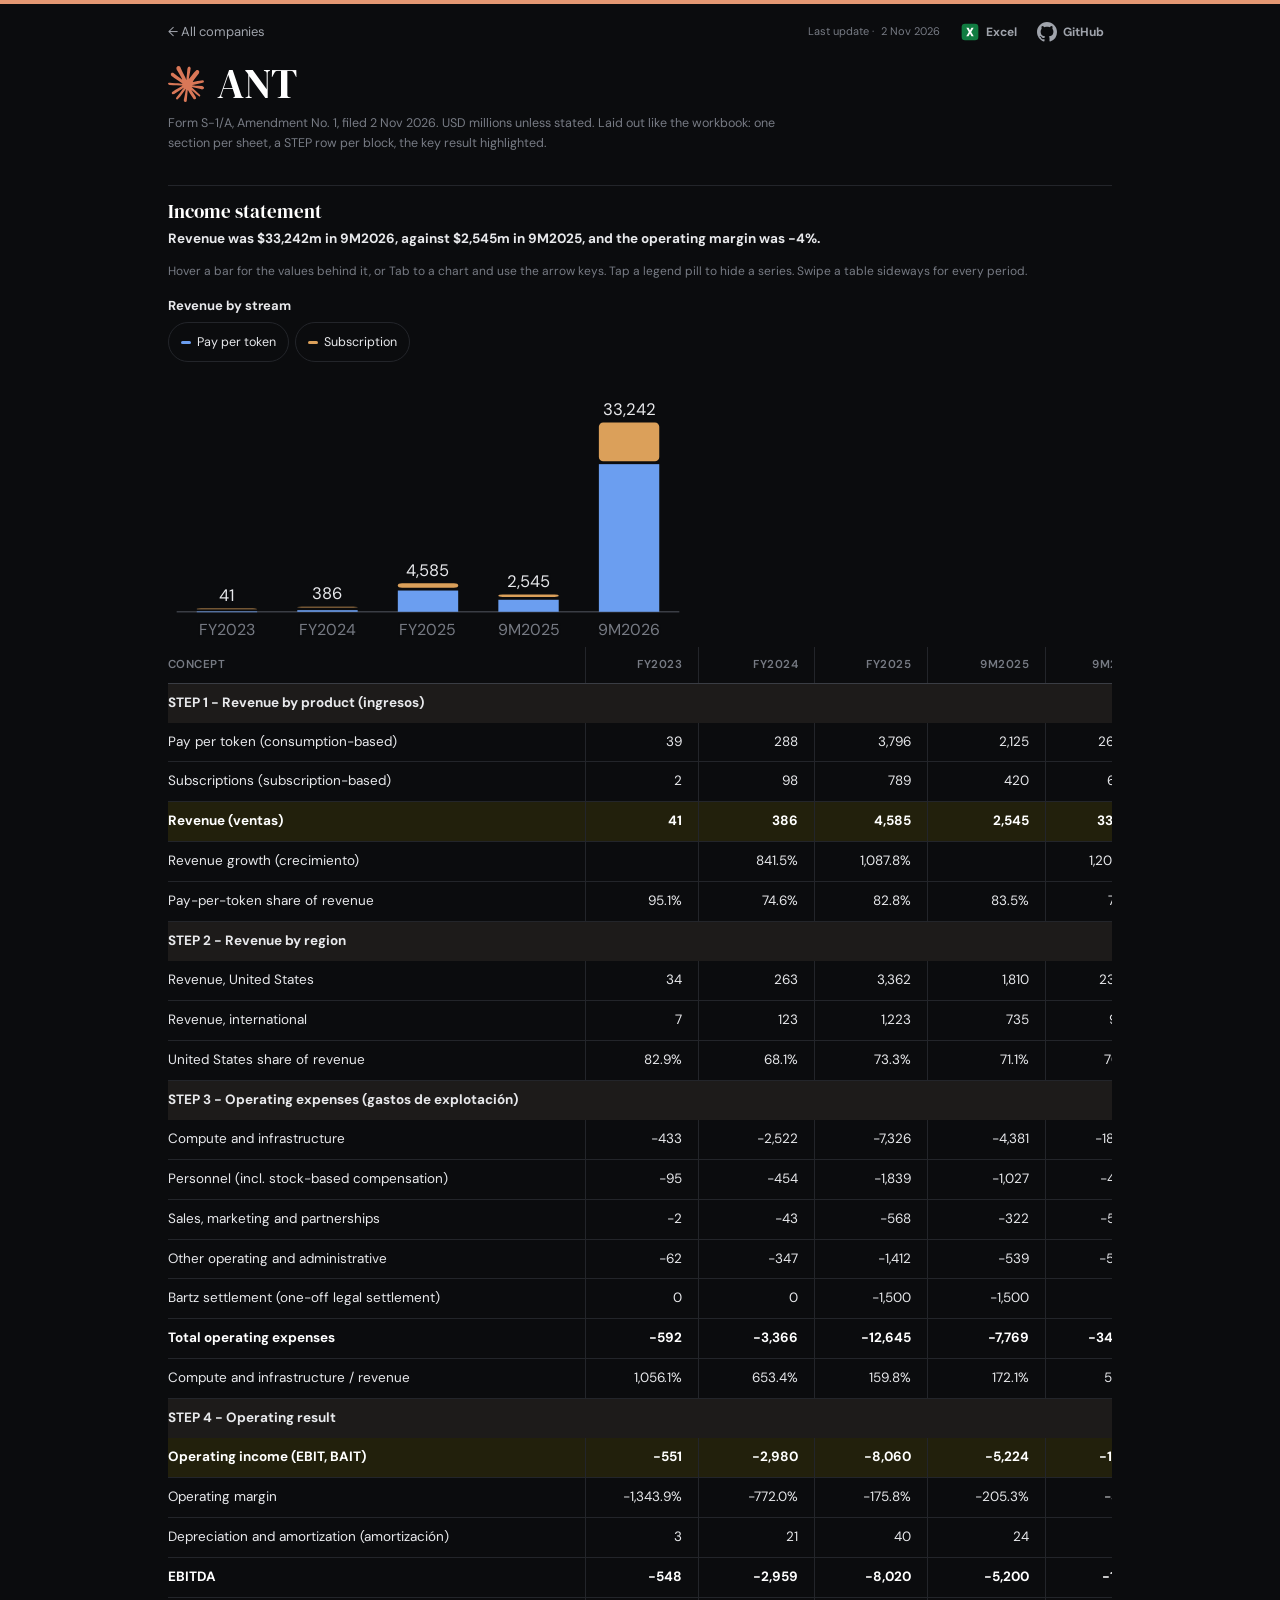
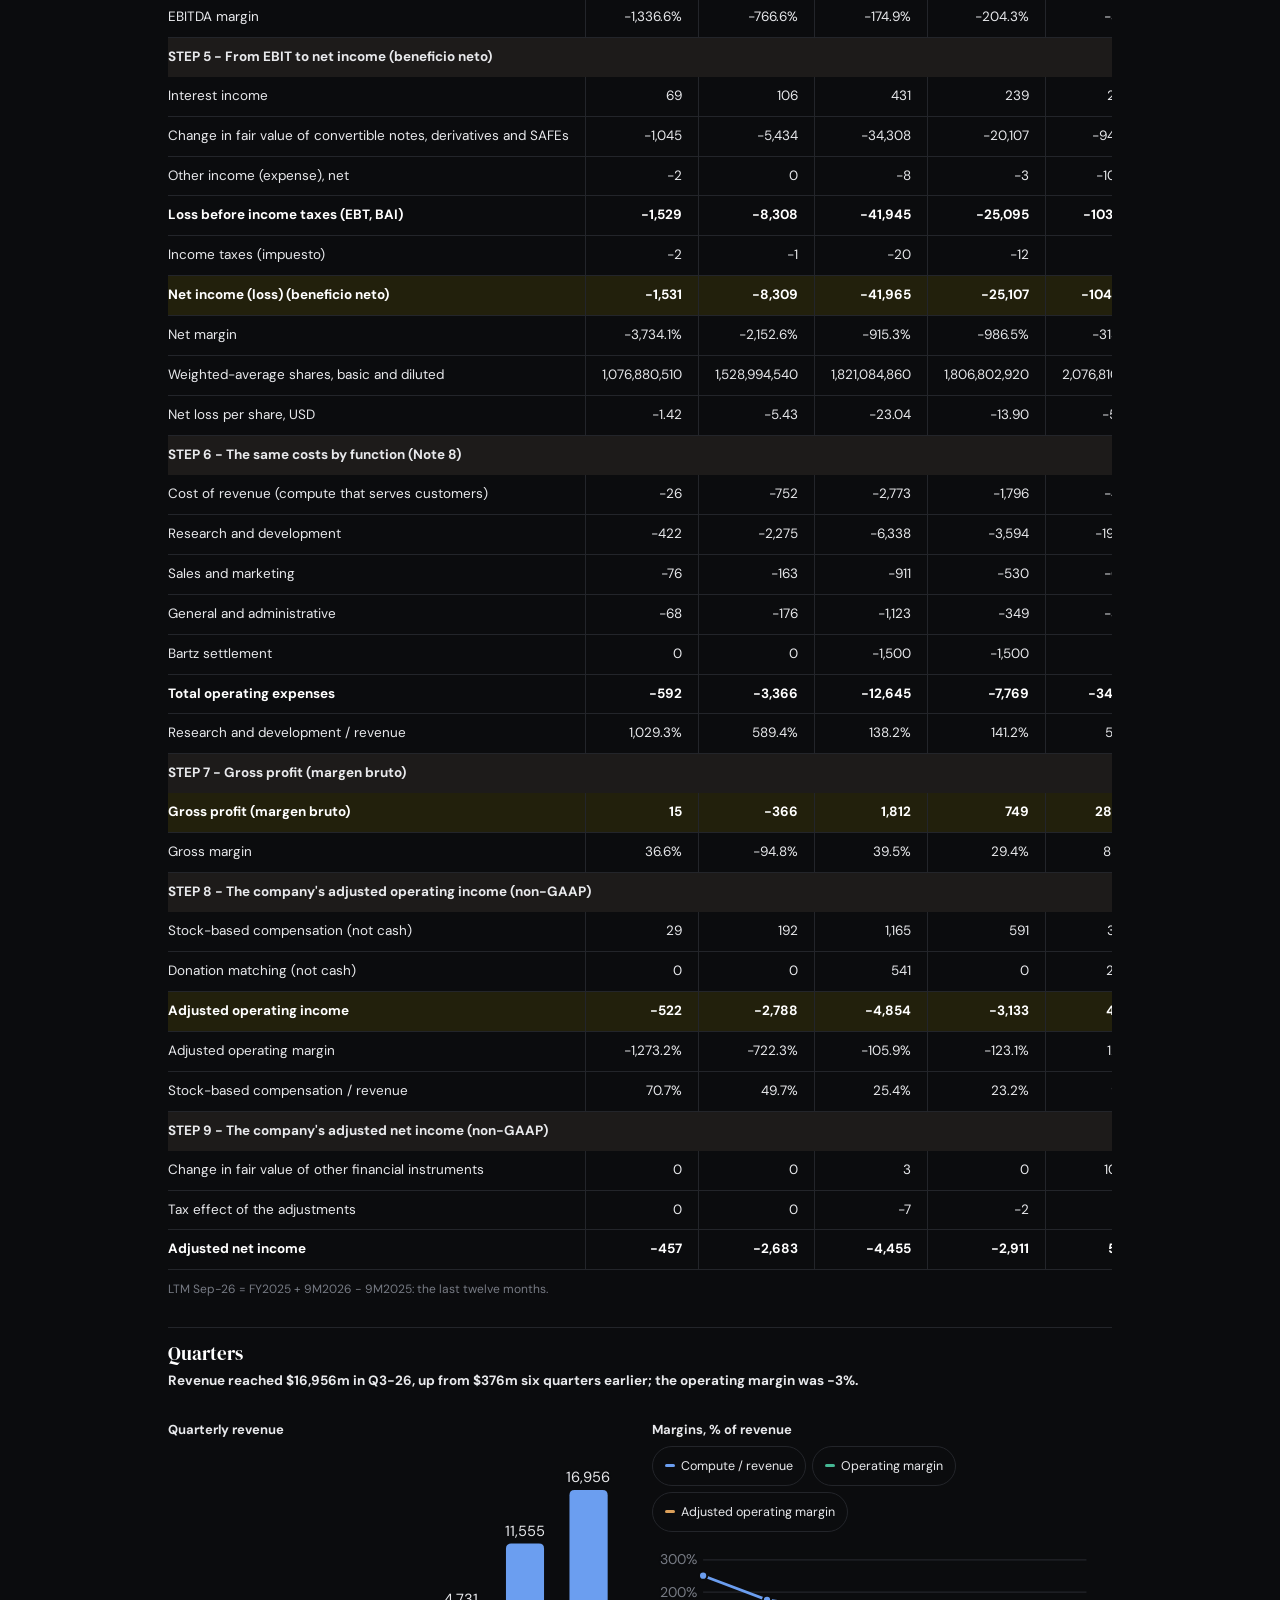
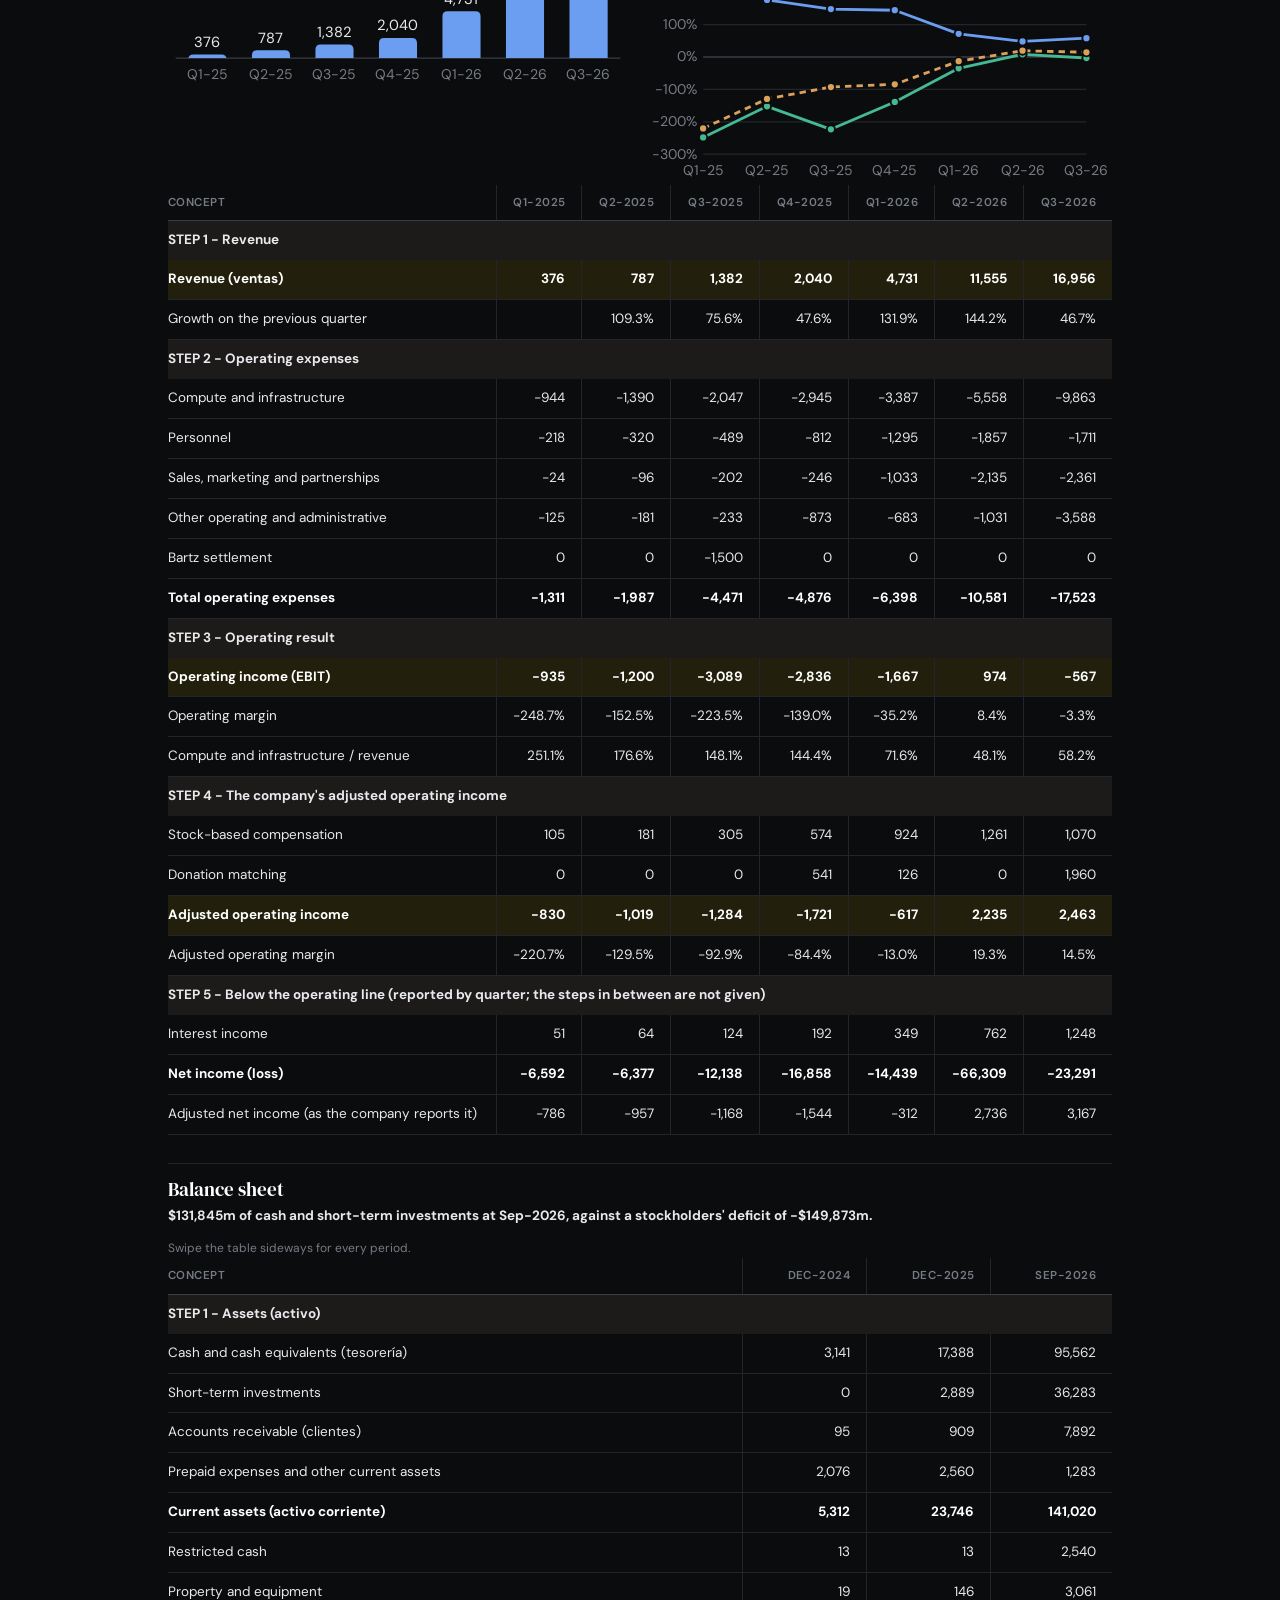
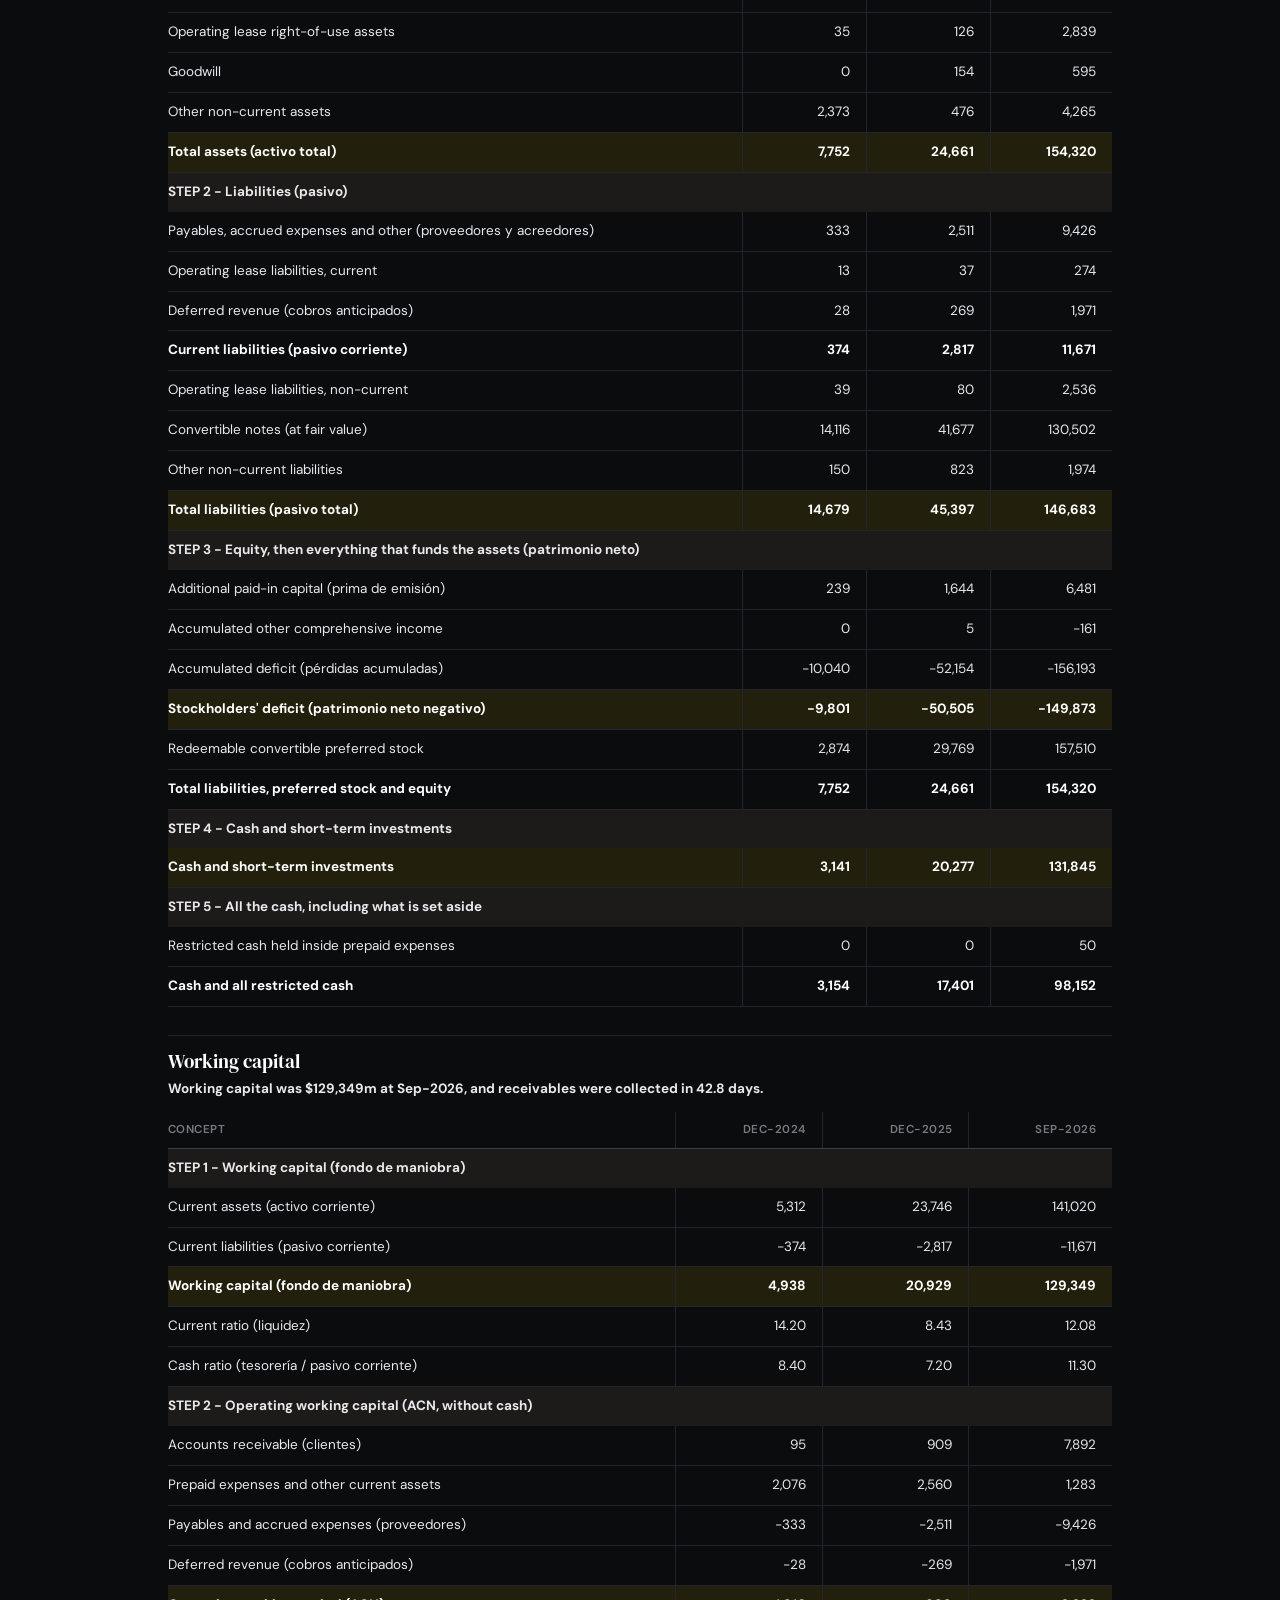
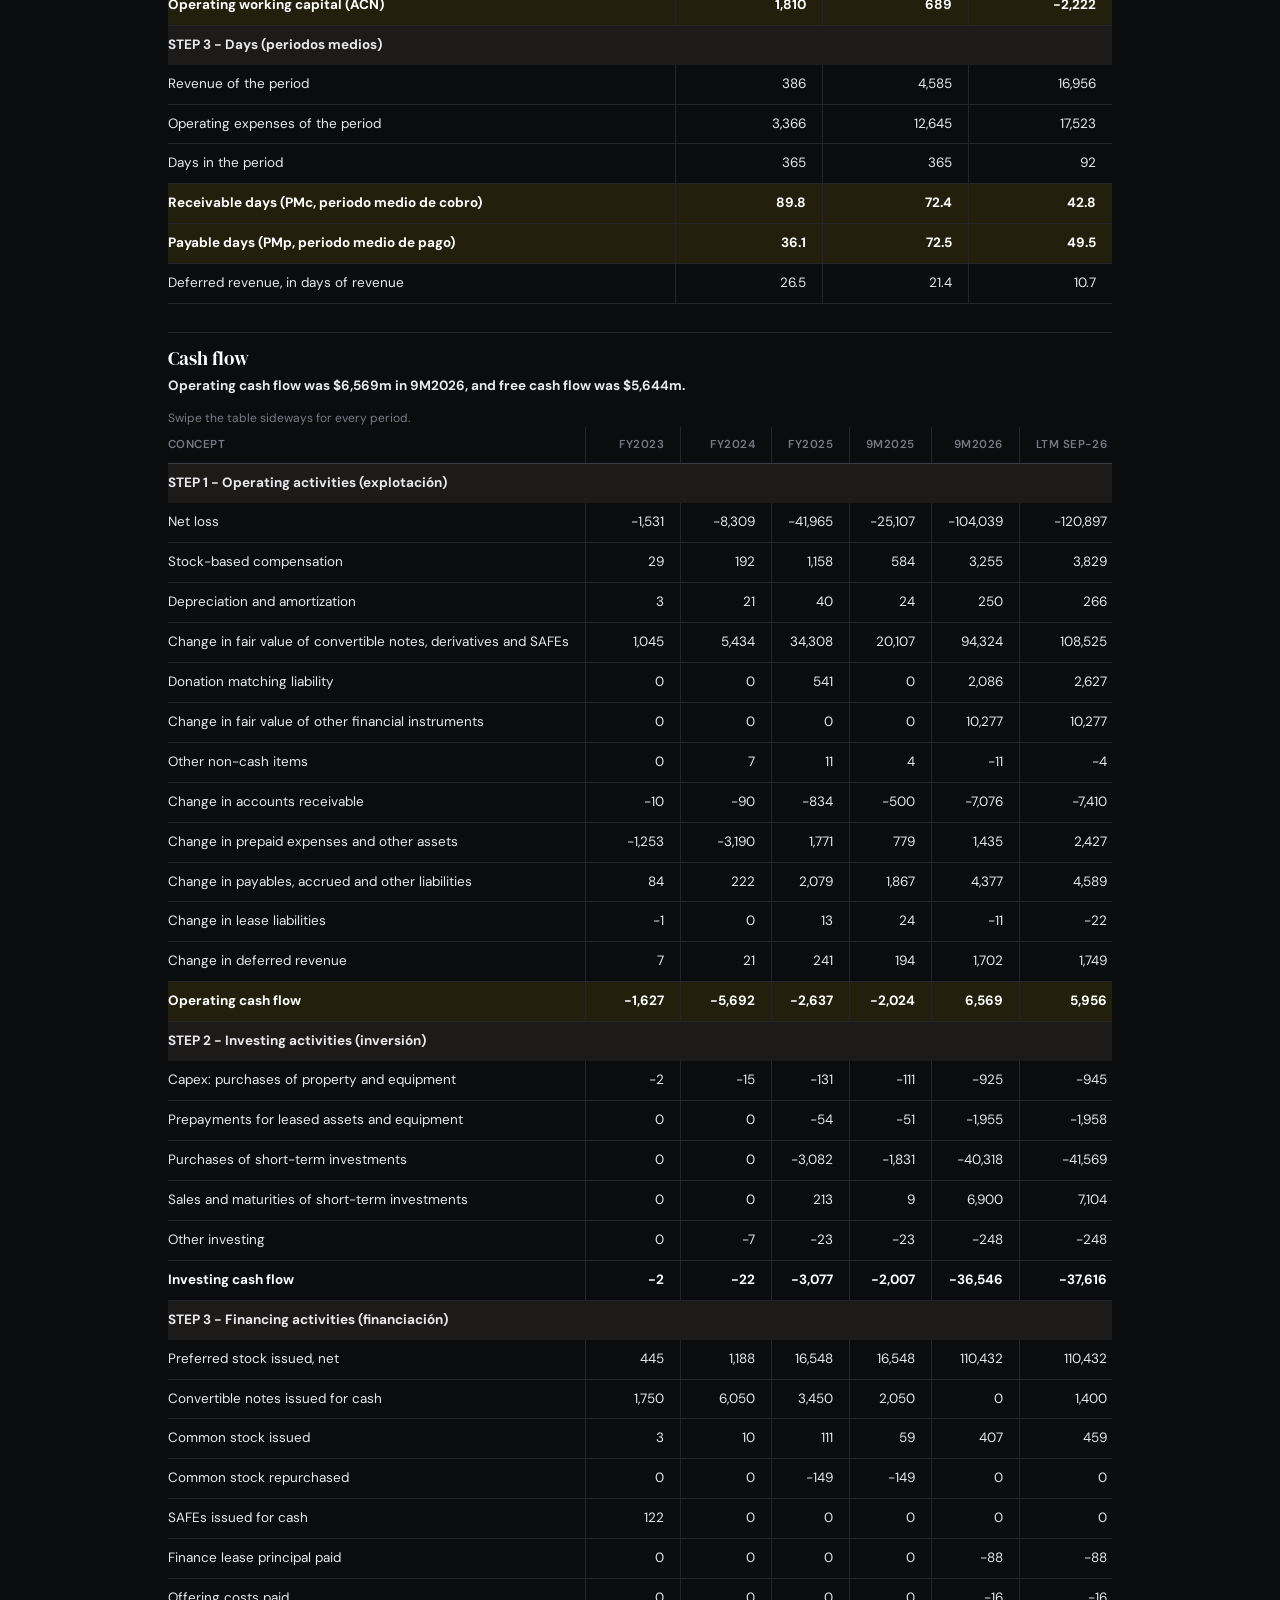
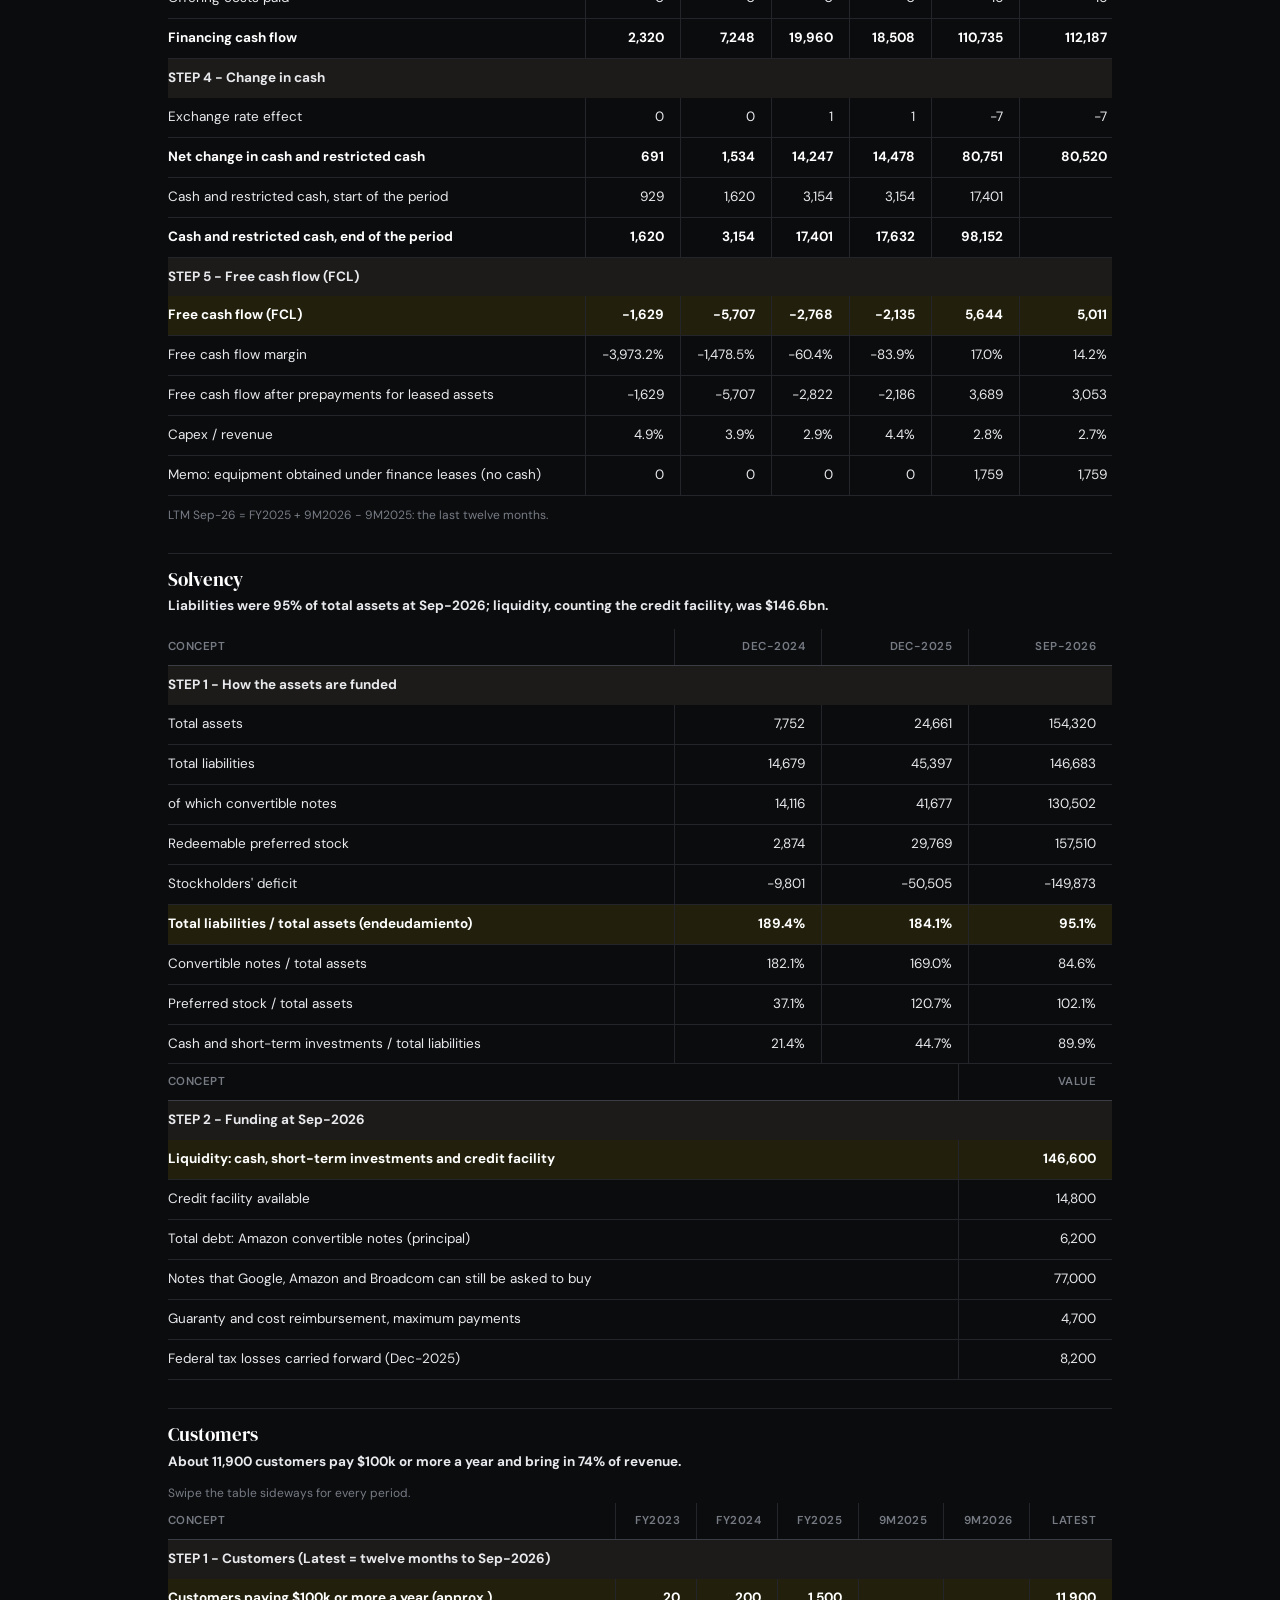
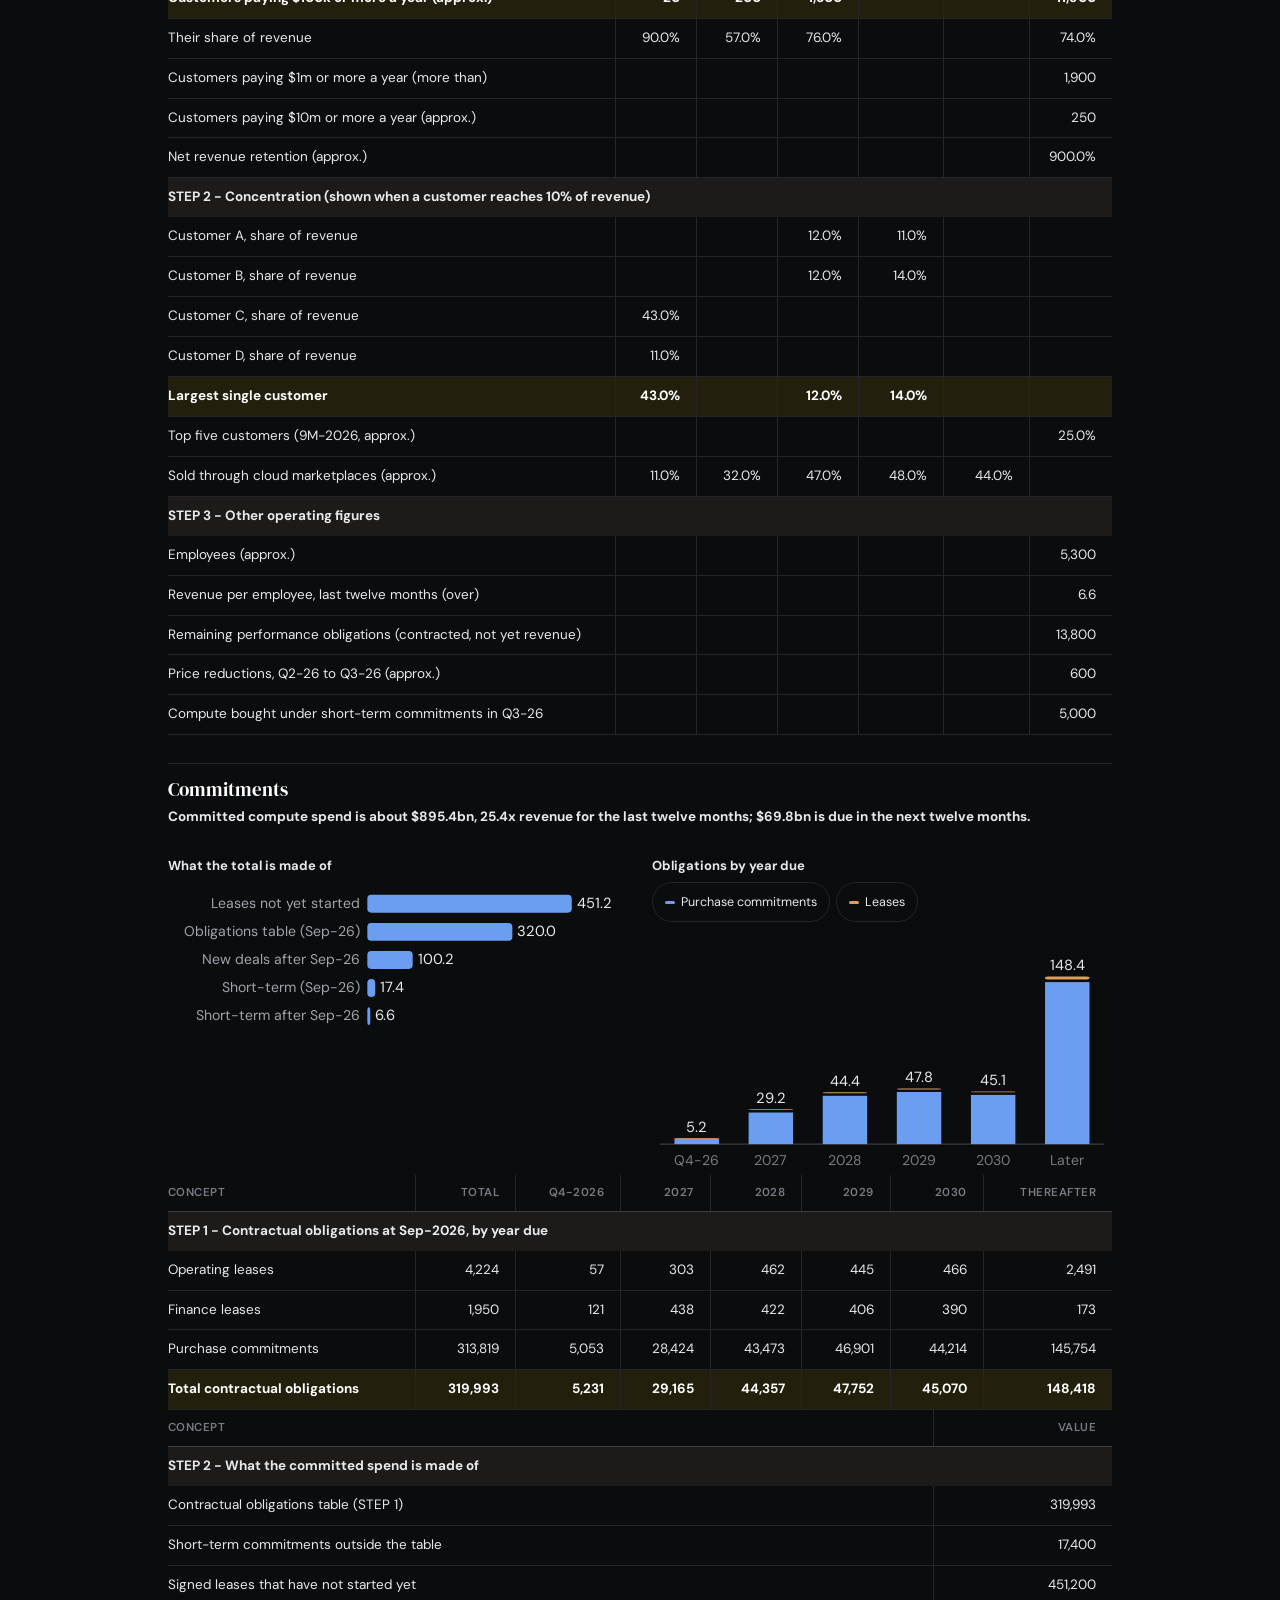
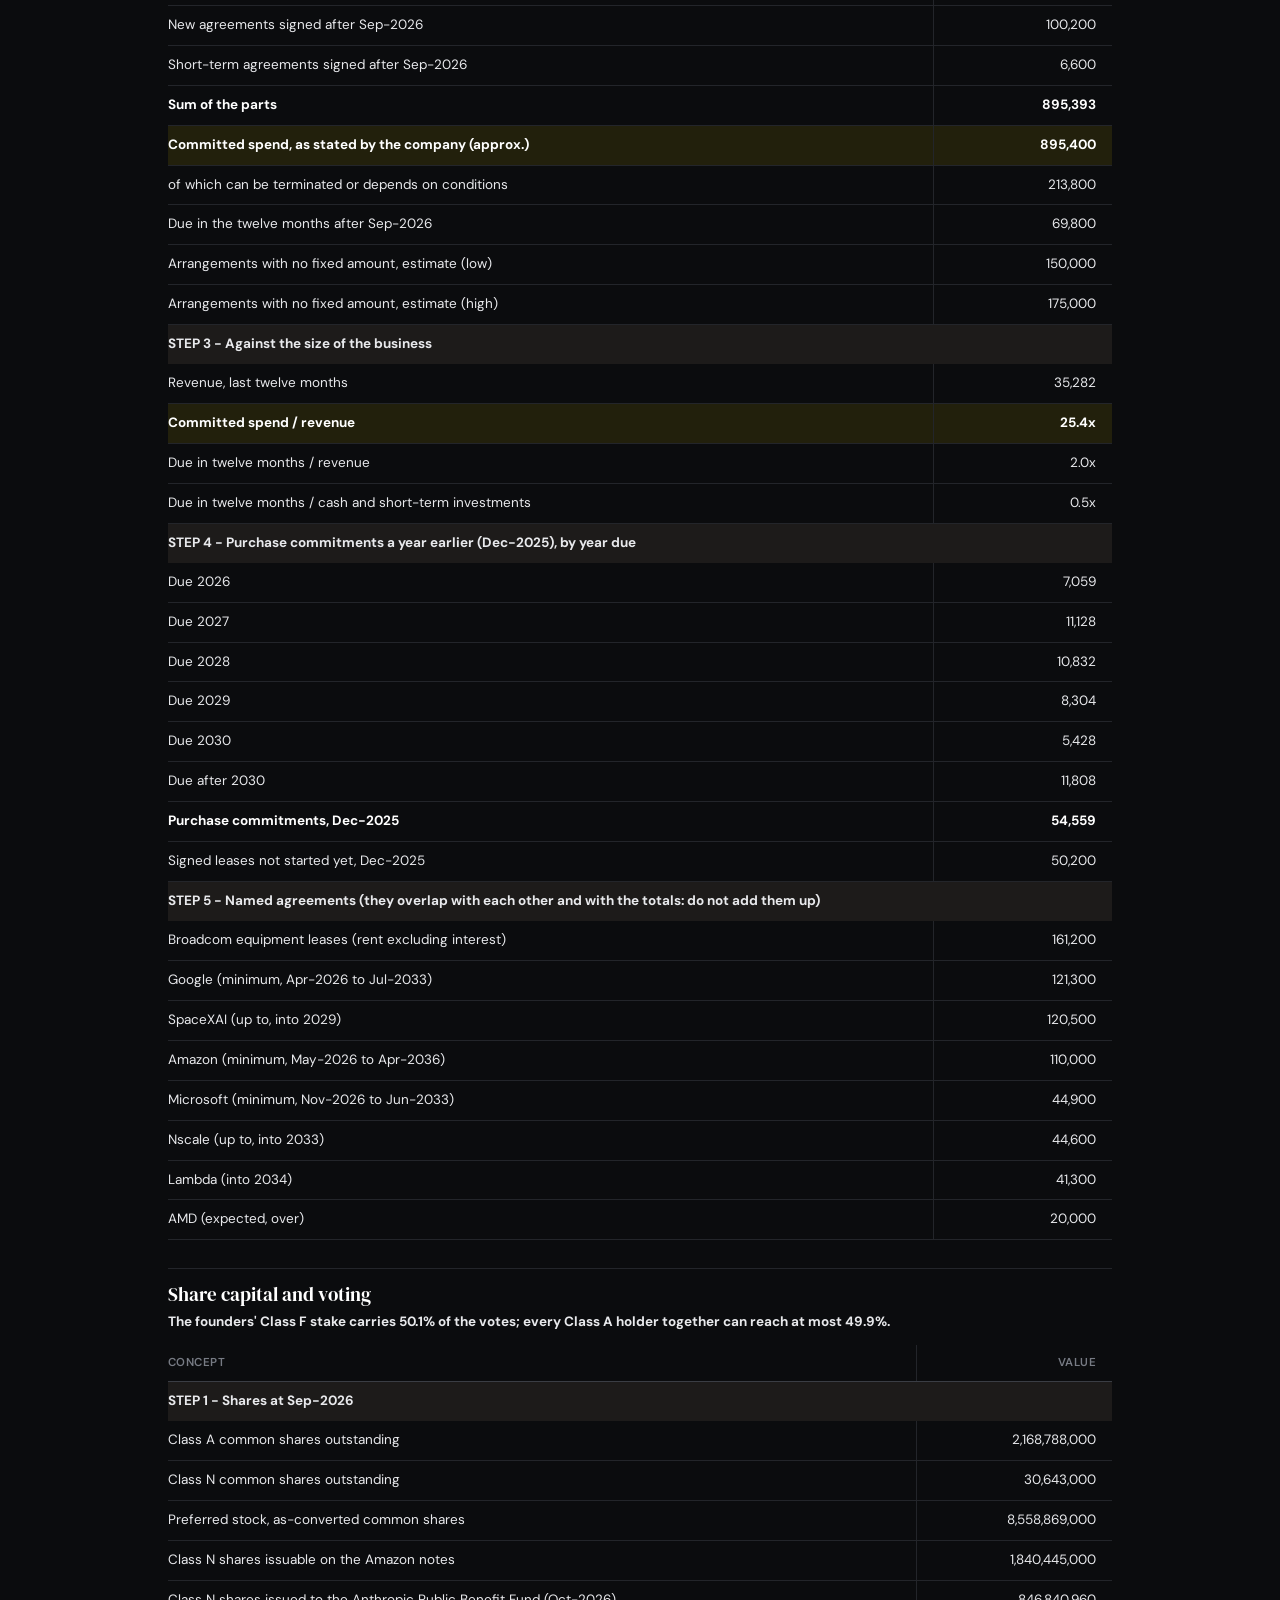
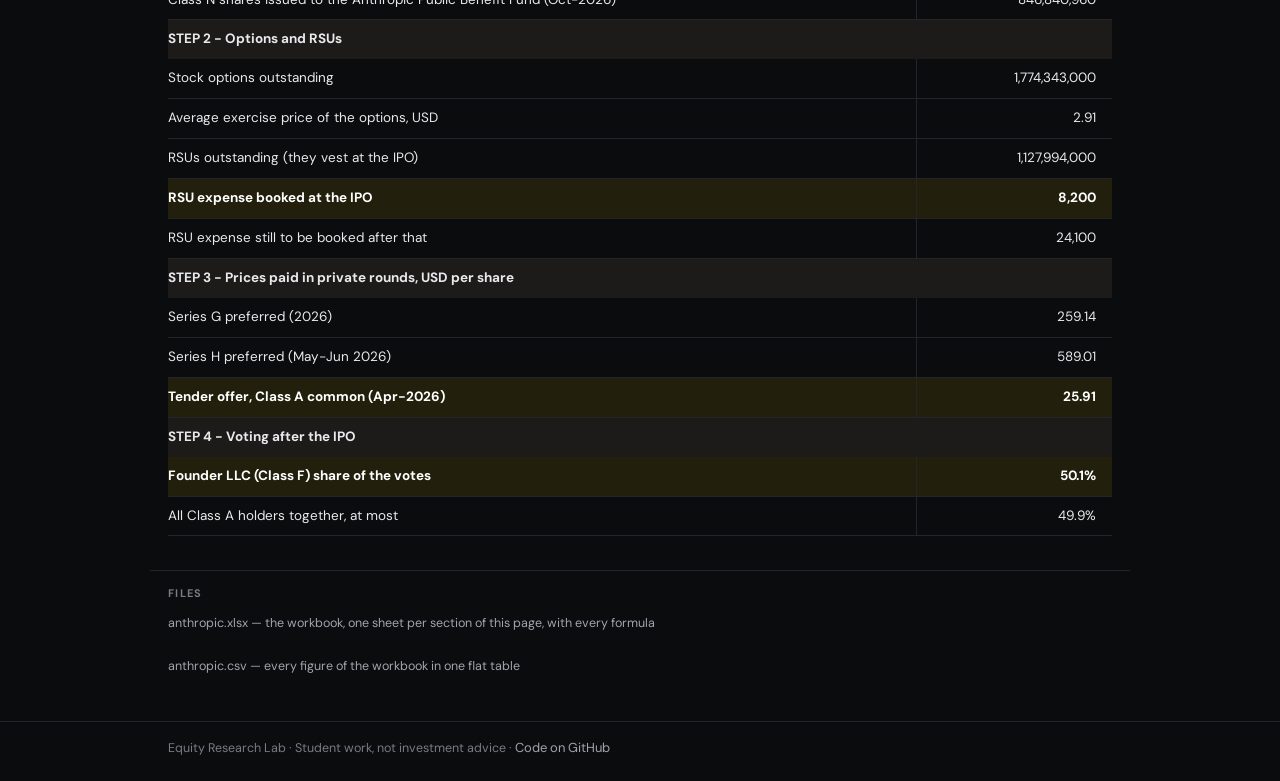
<file: Anthropic/index.html>
<!doctype html><html lang="en"><head>
<meta charset="utf-8">
<meta name="viewport" content="width=device-width, initial-scale=1, viewport-fit=cover">
<title>Anthropic, PBC</title>
<link rel="preconnect" href="https://fonts.googleapis.com"><link rel="preconnect" href="https://fonts.gstatic.com" crossorigin>
<link href="https://fonts.googleapis.com/css2?family=DM+Serif+Display&family=DM+Sans:wght@400;500;700&display=swap" rel="stylesheet">
<style>/* ---------------------------------------------------------------------------
   Shared style for every company page (inlined into <Company>/index.html at build time).

   The original data report, in the colours of the lab: the company name, the filing line,
   then one section per topic separated by a hairline, each a heading, one factual line and
   the chart or table. No colour band, no cards, no boxes, no commentary. Each company page
   overrides --accent after this file; that accent is the only colour on the page.
--------------------------------------------------------------------------- */

:root{
  color-scheme: dark;                      /* black page: tell the browser so scrollbars and form bits match */
  --accent:#6cc2d8;                        /* every page overrides this one token after this stylesheet */
  --page:#0b0c0e;                          /* the page black */
  --surface:#0b0c0e;                       /* same black, kept as a name for the pinned table column */
  --ink:#e8e9ec; --ink2:#a0a4ac; --muted:#777b84;
  --grid:#23252a;                          /* hairlines between table rows and between sections */
  --axis:#3a3d44;                          /* chart axes, a step brighter than the hairlines */
  --hl:#18191c;                            /* the row and column highlight on a table: solid, so the pinned
                                              first column never lets the scrolled numbers show through it */
  /* series colours for charts, chosen to read on black */
  --c1:#6b9ef0; --c2:#45b894; --c3:#dba05a; --c4:#ab8ae0; --c5:#e0788f;
  --dark:#9a9a9a; --light:#5c5c5c;
  /* tables laid out like the finance course workbooks: beige STEP rows and yellow key results,
     dimmed for a black page; solid colours so the pinned first column stays opaque */
  --step:#1d1b1a; --key:#22200c;
}

*{box-sizing:border-box}
html{-webkit-text-size-adjust:100%}
body{margin:0;background:var(--page);color:var(--ink);
  font:15px/1.55 "DM Sans",system-ui,-apple-system,"Segoe UI",Helvetica,Arial,sans-serif}
h1,h2,.kpi .v{font-family:"DM Serif Display",Georgia,serif;font-weight:400}
a{color:inherit}
.in{max-width:980px;margin:0 auto;
  padding:0 max(18px,env(safe-area-inset-right)) 0 max(18px,env(safe-area-inset-left))}

/* ---- header: a thin accent rule, the back link, the company, the filing line ---- */
/* the accent shows as a 4px line across the top of the page and nowhere else up here */
.band{border-top:4px solid var(--accent);padding:6px 0 4px}
.back{display:inline-flex;align-items:center;min-height:44px;color:var(--ink2);
  text-decoration:none;font-size:13px}
.back:hover,.back:focus-visible{color:var(--accent)}
/* "Last update": small and quiet in the top right corner, on the back link's line */
.band .in{position:relative}
.updated{position:absolute;top:0;right:max(18px,env(safe-area-inset-right));min-height:44px;
  display:flex;align-items:center;gap:4px;font-size:11px;color:var(--muted);white-space:nowrap}
/* the two icons after the date: Excel downloads the workbook, GitHub opens the code */
.ic{display:inline-flex;align-items:center;gap:6px;height:44px;padding:0 8px;border-radius:8px;
  color:var(--ink2);text-decoration:none;font-size:12px;font-weight:700}
.ic:first-of-type{margin-left:8px}
.ic svg{width:20px;height:20px;display:block;flex:none}
.ic.gh svg{fill:var(--ink2)}
.ic:hover,.ic:focus-visible{background:var(--hl)}
.ic:hover,.ic:focus-visible{color:var(--accent)}
.ic.gh:hover svg,.ic.gh:focus-visible svg{fill:var(--accent)}
h1{margin:6px 0 2px;color:#fff;font-size:clamp(32px,4.4vw,42px);line-height:1.1}   /* the company name carries the page, and it is what the homepage card preview shows */
h1 .logo{display:inline-block;width:.86em;height:.86em;margin-right:.3em;vertical-align:-.1em}   /* the logo of the company's main business, before its ticker */
h1 .logo svg{display:block;width:100%;height:100%}
.meta{margin:8px 0 0;font-size:12.5px;color:var(--muted);max-width:78ch}

/* ---- one flat section per topic, separated by a hairline ---- */
.panel{border-top:1px solid var(--grid);padding-top:14px;margin-top:28px}
h2{margin:0 0 6px;font-size:19px;line-height:1.2;color:#fff;border:0;padding:0}
/* the one factual line under the heading: the same job the old <h3> headline did */
.dek{margin:0 0 12px;font-size:13.5px;font-weight:700;color:var(--ink)}
h3{font-size:13px;margin:16px 0 6px;font-weight:700}
.note{font-size:12.5px;color:var(--ink2);margin:4px 0 0}
.hint{font-size:12px;color:var(--muted);margin:10px 0 0}

/* ---- references: quiet and small, never a section of their own ---- */
.refs{max-width:980px;margin:34px auto 0;border-top:1px solid var(--grid);
  padding:14px max(18px,env(safe-area-inset-right)) 0 max(18px,env(safe-area-inset-left))}
.refs .lbl{display:block;margin:0 0 2px;font-size:11px;font-weight:700;letter-spacing:.12em;
  text-transform:uppercase;color:var(--muted)}
.refs ul{list-style:none;margin:0;padding:0}
.refs li{font-size:12.5px;color:var(--muted)}
/* block, not flex: a reference line may hold several spans and must stay one sentence */
.refs a{display:block;min-height:40px;padding:10px 0;color:var(--ink2);text-decoration:none}
.refs a:hover,.refs a:focus-visible{color:var(--accent);text-decoration:underline}

/* ---- layout helpers ---- */
.two{display:grid;grid-template-columns:1fr 1fr;gap:24px}
.two>div{min-width:0}

/* ---- legends (tap or click an entry to hide that series) ---- */
.leg{display:flex;flex-wrap:wrap;gap:6px;margin:2px 0 10px}
.leg button{display:inline-flex;align-items:center;gap:6px;min-height:40px;padding:0 12px;
  font:12.5px/1 "DM Sans",system-ui,Helvetica,Arial,sans-serif;color:var(--ink);
  background:transparent;border:1px solid var(--grid);border-radius:999px;cursor:pointer}
.leg button:hover,.leg button:focus-visible{border-color:var(--accent);outline:none}
.leg button[aria-pressed="false"]{color:var(--muted);text-decoration:line-through}
.leg button[aria-pressed="false"] i{opacity:.3}
.leg i{width:10px;height:3px;border-radius:2px;display:inline-block}
.leg i.sq{height:10px}

/* ---- tooltip: the page colours, never a white box on a black page ---- */
.tip{position:fixed;z-index:10;display:none;pointer-events:none;
  background:#14161b;border:1px solid var(--axis);border-radius:8px;
  box-shadow:0 8px 26px rgba(0,0,0,.6);padding:8px 11px;
  font:12.5px/1.5 "DM Sans",system-ui,Helvetica,Arial,sans-serif;color:var(--ink);min-width:170px}
.tip .th{font-weight:700;margin-bottom:2px}
.tip div i{display:inline-block;width:8px;height:8px;border-radius:2px;margin-right:6px}
.tip b{float:right;margin-left:14px;font-variant-numeric:tabular-nums}
.tip .sum{border-top:1px solid var(--axis);margin-top:3px;padding-top:3px;font-weight:700}
.tip .mu{color:var(--muted);font-weight:400}

/* ---- charts: SVG drawn by the build script; colours come from the tokens above ---- */
svg{width:100%;height:auto;display:block}
/* A chart is drawn once at a fixed viewBox, so its labels grow with the box it is stretched into.
   Inside .two a chart lands near 460px and its 11.5-unit text reads at about 16px. A chart that
   fills the whole column would be stretched to ~940px and the same text would come out at 30px,
   which is why the full-width charts are capped at the width their neighbours are drawn at. */
.panel>svg[data-chart]{max-width:520px}
/* the halo behind a chart label is the page black, so a label crossing a bar stays readable */
svg text{font-family:"DM Sans",system-ui,Helvetica,Arial,sans-serif;paint-order:stroke;
  stroke:var(--page);stroke-width:3px;stroke-linejoin:round}
.lbl{font-size:11.5px;fill:var(--ink)}
.ax{font-size:11px;fill:var(--muted)}
.ax2{font-size:11px;fill:var(--ink2)}
svg[data-chart]{cursor:crosshair;touch-action:pan-y;outline:none}   /* pan-y: a finger still scrolls the page */
svg[data-chart]:focus-visible{outline:2px solid var(--accent);outline-offset:3px}
svg.hov .mk{opacity:.35}
svg.hov .mk.on{opacity:1}
.mk{transition:opacity .12s}
.dot{transition:r .12s}
.dot.on{r:5.2}
.cross{display:none;pointer-events:none}

/* ---- tables: hovering a cell highlights its row and its column ---- */
.tw{overflow-x:auto;-webkit-overflow-scrolling:touch}
table{width:100%;border-collapse:collapse;font-size:13.5px;font-variant-numeric:tabular-nums}
th{text-align:right;font-weight:600;color:var(--muted);font-size:11.5px;text-transform:uppercase;
  letter-spacing:.04em;border-bottom:1px solid var(--axis);padding:9px 16px;white-space:nowrap}
td{text-align:right;padding:9px 16px;border-bottom:1px solid var(--grid);white-space:nowrap}
/* a faint line between columns, so each cell reads as its own, as in a spreadsheet */
td+td,th+th{border-left:1px solid var(--grid)}
th:first-child,td:first-child{text-align:left;position:sticky;left:0;background:var(--page);padding-left:0}
td:first-child{white-space:nowrap;min-width:150px}   /* as in Excel: the column takes its longest label, every row one line */
tr.b td{font-weight:700;color:#fff}
tr.sub td{font-weight:700;color:var(--ink2);padding-top:14px;border-bottom:none;background:var(--page)}
/* the hover cross; it switches off while a cell is selected (body.has-sel), so only one thing is lit */
body:not(.has-sel) tbody tr:not(.sub):hover td,td.xcol{background:var(--hl)}
/* Excel-style selection (report.js): the clicked cell gets a solid outline in the page accent, its row
   and column keep the highlight, and the arrow keys move it */
.tw td{cursor:cell}
td.scol,td.srow{background:var(--hl)}
td.sel{outline:2px solid var(--accent);outline-offset:-2px;background:var(--hl);color:#fff}
/* course layout: a STEP row opens each block, the key result of the step is bold on dim yellow,
   and the last column says in words how each calculated line is made */
tr.step td{color:var(--ink);background:var(--step);padding-top:9px;padding-bottom:9px}
/* a STEP row is one cell across the whole table: pinning that cell cut its title when the table scrolled,
   so the cell scrolls and only its title stays pinned at the left edge */
tr.step td{position:static}
tr.step td>span{position:sticky;left:0;display:inline-block;background:var(--step);padding-right:8px}
tr.k td{font-weight:700;color:#fff;background:var(--key)}
th.fx,td.fx{text-align:left;color:var(--muted);font-size:12px;white-space:nowrap;min-width:160px}
td.fx,tr.k td.fx,tr.b td.fx{font-style:italic;font-weight:400;color:var(--muted)}   /* the formula stays quiet, even on a key row */
/* the pages show only the labels and the numbers: the Formula column stays in the workbook, not on the page */
th.fx,td.fx{display:none}
.basis{color:var(--muted);font-size:11.5px;font-weight:400}

ul{margin:4px 0;padding-left:18px}
li{margin-bottom:3px}

footer{margin-top:34px;border-top:1px solid var(--grid);color:var(--muted);font-size:12.5px}
footer .in{padding-top:16px;padding-bottom:22px}
/* padding + negative margin: a finger-sized tap target that still looks like inline text */
footer a{color:var(--ink2);display:inline-block;padding:12px 4px;margin:-12px -4px}
footer a:hover{color:var(--accent)}

@media (max-width:720px){
  .kpis{grid-template-columns:1fr 1fr;gap:12px 14px}
  h2{font-size:21px}
}
@media (max-width:640px){
  .two,.gloss{grid-template-columns:1fr;gap:18px}
  th,td{padding:8px 10px;font-size:12.5px}
  /* on a phone the corner (date, Excel, GitHub) takes its own line under the back link, so nothing overlaps */
  .updated{position:static;margin:-6px 0 0 -8px}
  .updated .lu{display:inline}
  th{white-space:normal}
  /* on a phone the pinned label column may wrap: one-line labels would cover most of a 360px screen */
  td:first-child{min-width:120px;white-space:normal;max-width:170px}
}
:root{--accent:#e59873}</style>
</head><body>
<header class="band"><div class="in">
  <a class="back" href="../index.html">&larr; All companies</a>
<span class="updated"><span class="lu">Last update &middot;&nbsp;</span><span data-static="1">2 Nov 2026</span><a class="ic xl" href="anthropic.xlsx" download aria-label="Download the Excel workbook" title="Download the Excel workbook"><svg viewBox="0 0 24 24" aria-hidden="true"><rect x="2" y="2" width="20" height="20" rx="4" fill="#107c41"/><path d="M7.6 7h2.7l1.7 3.1L13.7 7h2.7l-3 5 3.1 5h-2.7l-1.8-3.2-1.8 3.2H7.5l3.1-5z" fill="#fff"/></svg><span>Excel</span></a><a class="ic gh" href="https://github.com/ManuCem/Equity-Research-Lab" aria-label="View the code on GitHub" title="View the code on GitHub"><svg viewBox="0 0 16 16" aria-hidden="true"><path d="M8 0C3.58 0 0 3.58 0 8c0 3.54 2.29 6.53 5.47 7.59.4.07.55-.17.55-.38 0-.19-.01-.82-.01-1.49-2.01.37-2.53-.49-2.69-.94-.09-.23-.48-.94-.82-1.13-.28-.15-.68-.52-.01-.53.63-.01 1.08.58 1.23.82.72 1.21 1.87.87 2.33.66.07-.52.28-.87.51-1.07-1.78-.2-3.64-.89-3.64-3.95 0-.87.31-1.59.82-2.15-.08-.2-.36-1.02.08-2.12 0 0 .67-.21 2.2.82.64-.18 1.32-.27 2-.27.68 0 1.36.09 2 .27 1.53-1.04 2.2-.82 2.2-.82.44 1.1.16 1.92.08 2.12.51.56.82 1.27.82 2.15 0 3.07-1.87 3.75-3.65 3.95.29.25.54.73.54 1.48 0 1.07-.01 1.93-.01 2.2 0 .21.15.46.55.38A8.013 8.013 0 0016 8c0-4.42-3.58-8-8-8z"/></svg><span>GitHub</span></a></span>
  <h1 aria-label="Anthropic, PBC (ANT)"><span class="logo"><svg viewBox="0 0 24 24" aria-hidden="true" focusable="false"><path fill="#D97757" d="m4.7144 15.9555 4.7174-2.6471.079-.2307-.079-.1275h-.2307l-.7893-.0486-2.6956-.0729-2.3375-.0971-2.2646-.1214-.5707-.1215-.5343-.7042.0546-.3522.4797-.3218.686.0608 1.5179.1032 2.2767.1578 1.6514.0972 2.4468.255h.3886l.0546-.1579-.1336-.0971-.1032-.0972L6.973 9.8356l-2.55-1.6879-1.3356-.9714-.7225-.4918-.3643-.4614-.1578-1.0078.6557-.7225.8803.0607.2246.0607.8925.686 1.9064 1.4754 2.4893 1.8336.3643.3035.1457-.1032.0182-.0728-.164-.2733-1.3539-2.4467-1.445-2.4893-.6435-1.032-.17-.6194c-.0607-.255-.1032-.4674-.1032-.7285L6.287.1335 6.6997 0l.9957.1336.419.3642.6192 1.4147 1.0018 2.2282 1.5543 3.0296.4553.8985.2429.8318.091.255h.1579v-.1457l.1275-1.706.2368-2.0947.2307-2.6957.0789-.7589.3764-.9107.7468-.4918.5828.2793.4797.686-.0668.4433-.2853 1.8517-.5586 2.9021-.3643 1.9429h.2125l.2429-.2429.9835-1.3053 1.6514-2.0643.7286-.8196.85-.9046.5464-.4311h1.0321l.759 1.1293-.34 1.1657-1.0625 1.3478-.8804 1.1414-1.2628 1.7-.7893 1.36.0729.1093.1882-.0183 2.8535-.607 1.5421-.2794 1.8396-.3157.8318.3886.091.3946-.3278.8075-1.967.4857-2.3072.4614-3.4364.8136-.0425.0304.0486.0607 1.5482.1457.6618.0364h1.621l3.0175.2247.7892.522.4736.6376-.079.4857-1.2142.6193-1.6393-.3886-3.825-.9107-1.3113-.3279h-.1822v.1093l1.0929 1.0686 2.0035 1.8092 2.5075 2.3314.1275.5768-.3218.4554-.34-.0486-2.2039-1.6575-.85-.7468-1.9246-1.621h-.1275v.17l.4432.6496 2.3436 3.5214.1214 1.0807-.17.3521-.6071.2125-.6679-.1214-1.3721-1.9246L14.38 17.959l-1.1414-1.9428-.1397.079-.674 7.2552-.3156.3703-.7286.2793-.6071-.4614-.3218-.7468.3218-1.4753.3886-1.9246.3157-1.53.2853-1.9004.17-.6314-.0121-.0425-.1397.0182-1.4328 1.9672-2.1796 2.9446-1.7243 1.8456-.4128.164-.7164-.3704.0667-.6618.4008-.5889 2.386-3.0357 1.4389-1.882.929-1.0868-.0062-.1579h-.0546l-6.3385 4.1164-1.1293.1457-.4857-.4554.0608-.7467.2307-.2429 1.9064-1.3114Z"/></svg></span>ANT</h1>
  <p class="meta">Form S-1/A, Amendment No. 1, filed <span data-static="1">2 Nov 2026</span>. USD millions unless stated.
     Laid out like the workbook: one section per sheet, a STEP row per block, the key result highlighted.</p>
</div></header>
<main class="in">
<section class="panel">
<h2>Income statement</h2>
<p class="dek">Revenue was <span data-cell="1 Income statement!F8" data-fmt="int" data-div="1" data-pre="$" data-suf="m" data-sign="0">$33,242m</span> in 9M2026, against <span data-cell="1 Income statement!E8" data-fmt="int" data-div="1" data-pre="$" data-suf="m" data-sign="0">$2,545m</span> in 9M2025, and the operating margin was <span data-cell="1 Income statement!F28" data-fmt="pct0" data-div="1" data-pre="" data-suf="" data-sign="0">−4%</span>.</p>
<p class="hint"><span class="hovertap">Hover</span> a bar for the values behind it, or Tab to a chart and use the arrow keys. Tap a legend pill to hide a series. Swipe a table sideways for every period.</p><h3>Revenue by stream</h3><div class="leg"><button type="button" data-chart="x" data-s="0" aria-pressed="true"><i style="background:var(--c1)"></i>Pay per token</button><button type="button" data-chart="x" data-s="1" aria-pressed="true"><i style="background:var(--c3)"></i>Subscription</button></div><svg viewBox="0 0 360 190" data-chart="x" tabindex="0" role="img" aria-label="Revenue by stream, USD m">
<line x1="6" x2="354" y1="166" y2="166" stroke="var(--axis)" stroke-width="1"/>
<g class="s0">
<rect class="mk" data-i="0" x="19.9" y="165.8" width="41.8" height="0.5" fill="var(--c1)"/>
<rect class="mk" data-i="1" x="89.5" y="164.9" width="41.8" height="1.1" fill="var(--c1)"/>
<rect class="mk" data-i="2" x="159.1" y="151.3" width="41.8" height="14.7" fill="var(--c1)"/>
<rect class="mk" data-i="3" x="228.7" y="157.7" width="41.8" height="8.3" fill="var(--c1)"/>
<rect class="mk" data-i="4" x="298.3" y="63.8" width="41.8" height="102.2" fill="var(--c1)"/>
</g>
<g class="s1">
<rect class="mk" data-i="0" x="19.9" y="163.8" width="41.8" height="0.5" rx="3" fill="var(--c3)"/>
<rect class="mk" data-i="1" x="89.5" y="162.5" width="41.8" height="0.5" rx="3" fill="var(--c3)"/>
<rect class="mk" data-i="2" x="159.1" y="146.2" width="41.8" height="3.1" rx="3" fill="var(--c3)"/>
<rect class="mk" data-i="3" x="228.7" y="154.1" width="41.8" height="1.6" rx="3" fill="var(--c3)"/>
<rect class="mk" data-i="4" x="298.3" y="34.9" width="41.8" height="26.9" rx="3" fill="var(--c3)"/>
</g>
<text x="40.8" y="158.8" text-anchor="middle" class="lbl"><tspan data-cell="1 Income statement!B8" data-fmt="int" data-div="1" data-pre="" data-suf="" data-sign="0">41</tspan></text>
<text x="40.8" y="182" text-anchor="middle" class="ax"><tspan data-static="1">FY2023</tspan></text>
<rect class="hit" x="6.0" y="0" width="69.6" height="190" fill="transparent"/>
<text x="110.4" y="157.5" text-anchor="middle" class="lbl"><tspan data-cell="1 Income statement!C8" data-fmt="int" data-div="1" data-pre="" data-suf="" data-sign="0">386</tspan></text>
<text x="110.4" y="182" text-anchor="middle" class="ax"><tspan data-static="1">FY2024</tspan></text>
<rect class="hit" x="75.6" y="0" width="69.6" height="190" fill="transparent"/>
<text x="180.0" y="141.2" text-anchor="middle" class="lbl"><tspan data-cell="1 Income statement!D8" data-fmt="int" data-div="1" data-pre="" data-suf="" data-sign="0">4,585</tspan></text>
<text x="180.0" y="182" text-anchor="middle" class="ax"><tspan data-static="1">FY2025</tspan></text>
<rect class="hit" x="145.2" y="0" width="69.6" height="190" fill="transparent"/>
<text x="249.6" y="149.1" text-anchor="middle" class="lbl"><tspan data-cell="1 Income statement!E8" data-fmt="int" data-div="1" data-pre="" data-suf="" data-sign="0">2,545</tspan></text>
<text x="249.6" y="182" text-anchor="middle" class="ax"><tspan data-static="1">9M2025</tspan></text>
<rect class="hit" x="214.8" y="0" width="69.6" height="190" fill="transparent"/>
<text x="319.2" y="29.9" text-anchor="middle" class="lbl"><tspan data-cell="1 Income statement!F8" data-fmt="int" data-div="1" data-pre="" data-suf="" data-sign="0">33,242</tspan></text>
<text x="319.2" y="182" text-anchor="middle" class="ax"><tspan data-static="1">9M2026</tspan></text>
<rect class="hit" x="284.4" y="0" width="69.6" height="190" fill="transparent"/>
</svg><div class="tw"><table><thead><tr><th><span data-static="1">Concept</span></th><th><span data-static="1">FY2023</span></th><th><span data-static="1">FY2024</span></th><th><span data-static="1">FY2025</span></th><th><span data-static="1">9M2025</span></th><th><span data-static="1">9M2026</span></th><th><span data-static="1">LTM Sep-26</span></th><th class="fx"><span data-static="1">Formula</span></th></tr></thead><tbody>
<tr class="sub step"><td colspan="8"><span data-static="1">STEP 1 - Revenue by product (ingresos)</span></td></tr>
<tr class=""><td><span data-static="1">Pay per token (consumption-based)</span></td><td><span data-cell="1 Income statement!B6" data-fmt="int" data-div="1" data-pre="" data-suf="" data-sign="0">39</span></td><td><span data-cell="1 Income statement!C6" data-fmt="int" data-div="1" data-pre="" data-suf="" data-sign="0">288</span></td><td><span data-cell="1 Income statement!D6" data-fmt="int" data-div="1" data-pre="" data-suf="" data-sign="0">3,796</span></td><td><span data-cell="1 Income statement!E6" data-fmt="int" data-div="1" data-pre="" data-suf="" data-sign="0">2,125</span></td><td><span data-cell="1 Income statement!F6" data-fmt="int" data-div="1" data-pre="" data-suf="" data-sign="0">26,306</span></td><td><span data-cell="1 Income statement!G6" data-fmt="int" data-div="1" data-pre="" data-suf="" data-sign="0">27,977</span></td><td class="fx"></td></tr>
<tr class=""><td><span data-static="1">Subscriptions (subscription-based)</span></td><td><span data-cell="1 Income statement!B7" data-fmt="int" data-div="1" data-pre="" data-suf="" data-sign="0">2</span></td><td><span data-cell="1 Income statement!C7" data-fmt="int" data-div="1" data-pre="" data-suf="" data-sign="0">98</span></td><td><span data-cell="1 Income statement!D7" data-fmt="int" data-div="1" data-pre="" data-suf="" data-sign="0">789</span></td><td><span data-cell="1 Income statement!E7" data-fmt="int" data-div="1" data-pre="" data-suf="" data-sign="0">420</span></td><td><span data-cell="1 Income statement!F7" data-fmt="int" data-div="1" data-pre="" data-suf="" data-sign="0">6,936</span></td><td><span data-cell="1 Income statement!G7" data-fmt="int" data-div="1" data-pre="" data-suf="" data-sign="0">7,305</span></td><td class="fx"></td></tr>
<tr class="k"><td><span data-static="1">Revenue (ventas)</span></td><td><span data-cell="1 Income statement!B8" data-fmt="int" data-div="1" data-pre="" data-suf="" data-sign="0">41</span></td><td><span data-cell="1 Income statement!C8" data-fmt="int" data-div="1" data-pre="" data-suf="" data-sign="0">386</span></td><td><span data-cell="1 Income statement!D8" data-fmt="int" data-div="1" data-pre="" data-suf="" data-sign="0">4,585</span></td><td><span data-cell="1 Income statement!E8" data-fmt="int" data-div="1" data-pre="" data-suf="" data-sign="0">2,545</span></td><td><span data-cell="1 Income statement!F8" data-fmt="int" data-div="1" data-pre="" data-suf="" data-sign="0">33,242</span></td><td><span data-cell="1 Income statement!G8" data-fmt="int" data-div="1" data-pre="" data-suf="" data-sign="0">35,282</span></td><td class="fx"><span data-static="1">Pay per token + Subscriptions</span></td></tr>
<tr class=""><td><span data-static="1">Revenue growth (crecimiento)</span></td><td></td><td><span data-cell="1 Income statement!C9" data-fmt="pct1" data-div="1" data-pre="" data-suf="" data-sign="0">841.5%</span></td><td><span data-cell="1 Income statement!D9" data-fmt="pct1" data-div="1" data-pre="" data-suf="" data-sign="0">1,087.8%</span></td><td></td><td><span data-cell="1 Income statement!F9" data-fmt="pct1" data-div="1" data-pre="" data-suf="" data-sign="0">1,206.2%</span></td><td></td><td class="fx"><span data-static="1">Revenue / Revenue of the same period a year earlier - 1</span></td></tr>
<tr class=""><td><span data-static="1">Pay-per-token share of revenue</span></td><td><span data-cell="1 Income statement!B10" data-fmt="pct1" data-div="1" data-pre="" data-suf="" data-sign="0">95.1%</span></td><td><span data-cell="1 Income statement!C10" data-fmt="pct1" data-div="1" data-pre="" data-suf="" data-sign="0">74.6%</span></td><td><span data-cell="1 Income statement!D10" data-fmt="pct1" data-div="1" data-pre="" data-suf="" data-sign="0">82.8%</span></td><td><span data-cell="1 Income statement!E10" data-fmt="pct1" data-div="1" data-pre="" data-suf="" data-sign="0">83.5%</span></td><td><span data-cell="1 Income statement!F10" data-fmt="pct1" data-div="1" data-pre="" data-suf="" data-sign="0">79.1%</span></td><td><span data-cell="1 Income statement!G10" data-fmt="pct1" data-div="1" data-pre="" data-suf="" data-sign="0">79.3%</span></td><td class="fx"><span data-static="1">Pay per token / Revenue</span></td></tr>
<tr class="sub step"><td colspan="8"><span data-static="1">STEP 2 - Revenue by region</span></td></tr>
<tr class=""><td><span data-static="1">Revenue, United States</span></td><td><span data-cell="1 Income statement!B12" data-fmt="int" data-div="1" data-pre="" data-suf="" data-sign="0">34</span></td><td><span data-cell="1 Income statement!C12" data-fmt="int" data-div="1" data-pre="" data-suf="" data-sign="0">263</span></td><td><span data-cell="1 Income statement!D12" data-fmt="int" data-div="1" data-pre="" data-suf="" data-sign="0">3,362</span></td><td><span data-cell="1 Income statement!E12" data-fmt="int" data-div="1" data-pre="" data-suf="" data-sign="0">1,810</span></td><td><span data-cell="1 Income statement!F12" data-fmt="int" data-div="1" data-pre="" data-suf="" data-sign="0">23,470</span></td><td><span data-cell="1 Income statement!G12" data-fmt="int" data-div="1" data-pre="" data-suf="" data-sign="0">25,022</span></td><td class="fx"></td></tr>
<tr class=""><td><span data-static="1">Revenue, international</span></td><td><span data-cell="1 Income statement!B13" data-fmt="int" data-div="1" data-pre="" data-suf="" data-sign="0">7</span></td><td><span data-cell="1 Income statement!C13" data-fmt="int" data-div="1" data-pre="" data-suf="" data-sign="0">123</span></td><td><span data-cell="1 Income statement!D13" data-fmt="int" data-div="1" data-pre="" data-suf="" data-sign="0">1,223</span></td><td><span data-cell="1 Income statement!E13" data-fmt="int" data-div="1" data-pre="" data-suf="" data-sign="0">735</span></td><td><span data-cell="1 Income statement!F13" data-fmt="int" data-div="1" data-pre="" data-suf="" data-sign="0">9,772</span></td><td><span data-cell="1 Income statement!G13" data-fmt="int" data-div="1" data-pre="" data-suf="" data-sign="0">10,260</span></td><td class="fx"></td></tr>
<tr class=""><td><span data-static="1">United States share of revenue</span></td><td><span data-cell="1 Income statement!B15" data-fmt="pct1" data-div="1" data-pre="" data-suf="" data-sign="0">82.9%</span></td><td><span data-cell="1 Income statement!C15" data-fmt="pct1" data-div="1" data-pre="" data-suf="" data-sign="0">68.1%</span></td><td><span data-cell="1 Income statement!D15" data-fmt="pct1" data-div="1" data-pre="" data-suf="" data-sign="0">73.3%</span></td><td><span data-cell="1 Income statement!E15" data-fmt="pct1" data-div="1" data-pre="" data-suf="" data-sign="0">71.1%</span></td><td><span data-cell="1 Income statement!F15" data-fmt="pct1" data-div="1" data-pre="" data-suf="" data-sign="0">70.6%</span></td><td><span data-cell="1 Income statement!G15" data-fmt="pct1" data-div="1" data-pre="" data-suf="" data-sign="0">70.9%</span></td><td class="fx"><span data-static="1">Revenue, United States / Revenue</span></td></tr>
<tr class="sub step"><td colspan="8"><span data-static="1">STEP 3 - Operating expenses (gastos de explotación)</span></td></tr>
<tr class=""><td><span data-static="1">Compute and infrastructure</span></td><td><span data-cell="1 Income statement!B17" data-fmt="int" data-div="1" data-pre="" data-suf="" data-sign="0">−433</span></td><td><span data-cell="1 Income statement!C17" data-fmt="int" data-div="1" data-pre="" data-suf="" data-sign="0">−2,522</span></td><td><span data-cell="1 Income statement!D17" data-fmt="int" data-div="1" data-pre="" data-suf="" data-sign="0">−7,326</span></td><td><span data-cell="1 Income statement!E17" data-fmt="int" data-div="1" data-pre="" data-suf="" data-sign="0">−4,381</span></td><td><span data-cell="1 Income statement!F17" data-fmt="int" data-div="1" data-pre="" data-suf="" data-sign="0">−18,808</span></td><td><span data-cell="1 Income statement!G17" data-fmt="int" data-div="1" data-pre="" data-suf="" data-sign="0">−21,753</span></td><td class="fx"></td></tr>
<tr class=""><td><span data-static="1">Personnel (incl. stock-based compensation)</span></td><td><span data-cell="1 Income statement!B18" data-fmt="int" data-div="1" data-pre="" data-suf="" data-sign="0">−95</span></td><td><span data-cell="1 Income statement!C18" data-fmt="int" data-div="1" data-pre="" data-suf="" data-sign="0">−454</span></td><td><span data-cell="1 Income statement!D18" data-fmt="int" data-div="1" data-pre="" data-suf="" data-sign="0">−1,839</span></td><td><span data-cell="1 Income statement!E18" data-fmt="int" data-div="1" data-pre="" data-suf="" data-sign="0">−1,027</span></td><td><span data-cell="1 Income statement!F18" data-fmt="int" data-div="1" data-pre="" data-suf="" data-sign="0">−4,863</span></td><td><span data-cell="1 Income statement!G18" data-fmt="int" data-div="1" data-pre="" data-suf="" data-sign="0">−5,675</span></td><td class="fx"></td></tr>
<tr class=""><td><span data-static="1">Sales, marketing and partnerships</span></td><td><span data-cell="1 Income statement!B19" data-fmt="int" data-div="1" data-pre="" data-suf="" data-sign="0">−2</span></td><td><span data-cell="1 Income statement!C19" data-fmt="int" data-div="1" data-pre="" data-suf="" data-sign="0">−43</span></td><td><span data-cell="1 Income statement!D19" data-fmt="int" data-div="1" data-pre="" data-suf="" data-sign="0">−568</span></td><td><span data-cell="1 Income statement!E19" data-fmt="int" data-div="1" data-pre="" data-suf="" data-sign="0">−322</span></td><td><span data-cell="1 Income statement!F19" data-fmt="int" data-div="1" data-pre="" data-suf="" data-sign="0">−5,529</span></td><td><span data-cell="1 Income statement!G19" data-fmt="int" data-div="1" data-pre="" data-suf="" data-sign="0">−5,775</span></td><td class="fx"></td></tr>
<tr class=""><td><span data-static="1">Other operating and administrative</span></td><td><span data-cell="1 Income statement!B20" data-fmt="int" data-div="1" data-pre="" data-suf="" data-sign="0">−62</span></td><td><span data-cell="1 Income statement!C20" data-fmt="int" data-div="1" data-pre="" data-suf="" data-sign="0">−347</span></td><td><span data-cell="1 Income statement!D20" data-fmt="int" data-div="1" data-pre="" data-suf="" data-sign="0">−1,412</span></td><td><span data-cell="1 Income statement!E20" data-fmt="int" data-div="1" data-pre="" data-suf="" data-sign="0">−539</span></td><td><span data-cell="1 Income statement!F20" data-fmt="int" data-div="1" data-pre="" data-suf="" data-sign="0">−5,302</span></td><td><span data-cell="1 Income statement!G20" data-fmt="int" data-div="1" data-pre="" data-suf="" data-sign="0">−6,175</span></td><td class="fx"></td></tr>
<tr class=""><td><span data-static="1">Bartz settlement (one-off legal settlement)</span></td><td><span data-cell="1 Income statement!B21" data-fmt="int" data-div="1" data-pre="" data-suf="" data-sign="0">0</span></td><td><span data-cell="1 Income statement!C21" data-fmt="int" data-div="1" data-pre="" data-suf="" data-sign="0">0</span></td><td><span data-cell="1 Income statement!D21" data-fmt="int" data-div="1" data-pre="" data-suf="" data-sign="0">−1,500</span></td><td><span data-cell="1 Income statement!E21" data-fmt="int" data-div="1" data-pre="" data-suf="" data-sign="0">−1,500</span></td><td><span data-cell="1 Income statement!F21" data-fmt="int" data-div="1" data-pre="" data-suf="" data-sign="0">0</span></td><td><span data-cell="1 Income statement!G21" data-fmt="int" data-div="1" data-pre="" data-suf="" data-sign="0">0</span></td><td class="fx"></td></tr>
<tr class="b"><td><span data-static="1">Total operating expenses</span></td><td><span data-cell="1 Income statement!B22" data-fmt="int" data-div="1" data-pre="" data-suf="" data-sign="0">−592</span></td><td><span data-cell="1 Income statement!C22" data-fmt="int" data-div="1" data-pre="" data-suf="" data-sign="0">−3,366</span></td><td><span data-cell="1 Income statement!D22" data-fmt="int" data-div="1" data-pre="" data-suf="" data-sign="0">−12,645</span></td><td><span data-cell="1 Income statement!E22" data-fmt="int" data-div="1" data-pre="" data-suf="" data-sign="0">−7,769</span></td><td><span data-cell="1 Income statement!F22" data-fmt="int" data-div="1" data-pre="" data-suf="" data-sign="0">−34,502</span></td><td><span data-cell="1 Income statement!G22" data-fmt="int" data-div="1" data-pre="" data-suf="" data-sign="0">−39,378</span></td><td class="fx"><span data-static="1">Sum of the five lines above</span></td></tr>
<tr class=""><td><span data-static="1">Compute and infrastructure / revenue</span></td><td><span data-cell="1 Income statement!B23" data-fmt="pct1" data-div="1" data-pre="" data-suf="" data-sign="0">1,056.1%</span></td><td><span data-cell="1 Income statement!C23" data-fmt="pct1" data-div="1" data-pre="" data-suf="" data-sign="0">653.4%</span></td><td><span data-cell="1 Income statement!D23" data-fmt="pct1" data-div="1" data-pre="" data-suf="" data-sign="0">159.8%</span></td><td><span data-cell="1 Income statement!E23" data-fmt="pct1" data-div="1" data-pre="" data-suf="" data-sign="0">172.1%</span></td><td><span data-cell="1 Income statement!F23" data-fmt="pct1" data-div="1" data-pre="" data-suf="" data-sign="0">56.6%</span></td><td><span data-cell="1 Income statement!G23" data-fmt="pct1" data-div="1" data-pre="" data-suf="" data-sign="0">61.7%</span></td><td class="fx"><span data-static="1">-Compute and infrastructure / Revenue</span></td></tr>
<tr class="sub step"><td colspan="8"><span data-static="1">STEP 4 - Operating result</span></td></tr>
<tr class="k"><td><span data-static="1">Operating income (EBIT, BAIT)</span></td><td><span data-cell="1 Income statement!B27" data-fmt="int" data-div="1" data-pre="" data-suf="" data-sign="0">−551</span></td><td><span data-cell="1 Income statement!C27" data-fmt="int" data-div="1" data-pre="" data-suf="" data-sign="0">−2,980</span></td><td><span data-cell="1 Income statement!D27" data-fmt="int" data-div="1" data-pre="" data-suf="" data-sign="0">−8,060</span></td><td><span data-cell="1 Income statement!E27" data-fmt="int" data-div="1" data-pre="" data-suf="" data-sign="0">−5,224</span></td><td><span data-cell="1 Income statement!F27" data-fmt="int" data-div="1" data-pre="" data-suf="" data-sign="0">−1,260</span></td><td><span data-cell="1 Income statement!G27" data-fmt="int" data-div="1" data-pre="" data-suf="" data-sign="0">−4,096</span></td><td class="fx"><span data-static="1">Revenue + Total operating expenses</span></td></tr>
<tr class=""><td><span data-static="1">Operating margin</span></td><td><span data-cell="1 Income statement!B28" data-fmt="pct1" data-div="1" data-pre="" data-suf="" data-sign="0">−1,343.9%</span></td><td><span data-cell="1 Income statement!C28" data-fmt="pct1" data-div="1" data-pre="" data-suf="" data-sign="0">−772.0%</span></td><td><span data-cell="1 Income statement!D28" data-fmt="pct1" data-div="1" data-pre="" data-suf="" data-sign="0">−175.8%</span></td><td><span data-cell="1 Income statement!E28" data-fmt="pct1" data-div="1" data-pre="" data-suf="" data-sign="0">−205.3%</span></td><td><span data-cell="1 Income statement!F28" data-fmt="pct1" data-div="1" data-pre="" data-suf="" data-sign="0">−3.8%</span></td><td><span data-cell="1 Income statement!G28" data-fmt="pct1" data-div="1" data-pre="" data-suf="" data-sign="0">−11.6%</span></td><td class="fx"><span data-static="1">EBIT / Revenue</span></td></tr>
<tr class=""><td><span data-static="1">Depreciation and amortization (amortización)</span></td><td><span data-cell="1 Income statement!B29" data-fmt="int" data-div="1" data-pre="" data-suf="" data-sign="0">3</span></td><td><span data-cell="1 Income statement!C29" data-fmt="int" data-div="1" data-pre="" data-suf="" data-sign="0">21</span></td><td><span data-cell="1 Income statement!D29" data-fmt="int" data-div="1" data-pre="" data-suf="" data-sign="0">40</span></td><td><span data-cell="1 Income statement!E29" data-fmt="int" data-div="1" data-pre="" data-suf="" data-sign="0">24</span></td><td><span data-cell="1 Income statement!F29" data-fmt="int" data-div="1" data-pre="" data-suf="" data-sign="0">250</span></td><td><span data-cell="1 Income statement!G29" data-fmt="int" data-div="1" data-pre="" data-suf="" data-sign="0">266</span></td><td class="fx"></td></tr>
<tr class="b"><td><span data-static="1">EBITDA</span></td><td><span data-cell="1 Income statement!B30" data-fmt="int" data-div="1" data-pre="" data-suf="" data-sign="0">−548</span></td><td><span data-cell="1 Income statement!C30" data-fmt="int" data-div="1" data-pre="" data-suf="" data-sign="0">−2,959</span></td><td><span data-cell="1 Income statement!D30" data-fmt="int" data-div="1" data-pre="" data-suf="" data-sign="0">−8,020</span></td><td><span data-cell="1 Income statement!E30" data-fmt="int" data-div="1" data-pre="" data-suf="" data-sign="0">−5,200</span></td><td><span data-cell="1 Income statement!F30" data-fmt="int" data-div="1" data-pre="" data-suf="" data-sign="0">−1,010</span></td><td><span data-cell="1 Income statement!G30" data-fmt="int" data-div="1" data-pre="" data-suf="" data-sign="0">−3,830</span></td><td class="fx"><span data-static="1">EBIT + Depreciation and amortization</span></td></tr>
<tr class=""><td><span data-static="1">EBITDA margin</span></td><td><span data-cell="1 Income statement!B31" data-fmt="pct1" data-div="1" data-pre="" data-suf="" data-sign="0">−1,336.6%</span></td><td><span data-cell="1 Income statement!C31" data-fmt="pct1" data-div="1" data-pre="" data-suf="" data-sign="0">−766.6%</span></td><td><span data-cell="1 Income statement!D31" data-fmt="pct1" data-div="1" data-pre="" data-suf="" data-sign="0">−174.9%</span></td><td><span data-cell="1 Income statement!E31" data-fmt="pct1" data-div="1" data-pre="" data-suf="" data-sign="0">−204.3%</span></td><td><span data-cell="1 Income statement!F31" data-fmt="pct1" data-div="1" data-pre="" data-suf="" data-sign="0">−3.0%</span></td><td><span data-cell="1 Income statement!G31" data-fmt="pct1" data-div="1" data-pre="" data-suf="" data-sign="0">−10.9%</span></td><td class="fx"><span data-static="1">EBITDA / Revenue</span></td></tr>
<tr class="sub step"><td colspan="8"><span data-static="1">STEP 5 - From EBIT to net income (beneficio neto)</span></td></tr>
<tr class=""><td><span data-static="1">Interest income</span></td><td><span data-cell="1 Income statement!B34" data-fmt="int" data-div="1" data-pre="" data-suf="" data-sign="0">69</span></td><td><span data-cell="1 Income statement!C34" data-fmt="int" data-div="1" data-pre="" data-suf="" data-sign="0">106</span></td><td><span data-cell="1 Income statement!D34" data-fmt="int" data-div="1" data-pre="" data-suf="" data-sign="0">431</span></td><td><span data-cell="1 Income statement!E34" data-fmt="int" data-div="1" data-pre="" data-suf="" data-sign="0">239</span></td><td><span data-cell="1 Income statement!F34" data-fmt="int" data-div="1" data-pre="" data-suf="" data-sign="0">2,359</span></td><td><span data-cell="1 Income statement!G34" data-fmt="int" data-div="1" data-pre="" data-suf="" data-sign="0">2,551</span></td><td class="fx"></td></tr>
<tr class=""><td><span data-static="1">Change in fair value of convertible notes, derivatives and SAFEs</span></td><td><span data-cell="1 Income statement!B35" data-fmt="int" data-div="1" data-pre="" data-suf="" data-sign="0">−1,045</span></td><td><span data-cell="1 Income statement!C35" data-fmt="int" data-div="1" data-pre="" data-suf="" data-sign="0">−5,434</span></td><td><span data-cell="1 Income statement!D35" data-fmt="int" data-div="1" data-pre="" data-suf="" data-sign="0">−34,308</span></td><td><span data-cell="1 Income statement!E35" data-fmt="int" data-div="1" data-pre="" data-suf="" data-sign="0">−20,107</span></td><td><span data-cell="1 Income statement!F35" data-fmt="int" data-div="1" data-pre="" data-suf="" data-sign="0">−94,324</span></td><td><span data-cell="1 Income statement!G35" data-fmt="int" data-div="1" data-pre="" data-suf="" data-sign="0">−108,525</span></td><td class="fx"></td></tr>
<tr class=""><td><span data-static="1">Other income (expense), net</span></td><td><span data-cell="1 Income statement!B36" data-fmt="int" data-div="1" data-pre="" data-suf="" data-sign="0">−2</span></td><td><span data-cell="1 Income statement!C36" data-fmt="int" data-div="1" data-pre="" data-suf="" data-sign="0">0</span></td><td><span data-cell="1 Income statement!D36" data-fmt="int" data-div="1" data-pre="" data-suf="" data-sign="0">−8</span></td><td><span data-cell="1 Income statement!E36" data-fmt="int" data-div="1" data-pre="" data-suf="" data-sign="0">−3</span></td><td><span data-cell="1 Income statement!F36" data-fmt="int" data-div="1" data-pre="" data-suf="" data-sign="0">−10,397</span></td><td><span data-cell="1 Income statement!G36" data-fmt="int" data-div="1" data-pre="" data-suf="" data-sign="0">−10,402</span></td><td class="fx"></td></tr>
<tr class="b"><td><span data-static="1">Loss before income taxes (EBT, BAI)</span></td><td><span data-cell="1 Income statement!B37" data-fmt="int" data-div="1" data-pre="" data-suf="" data-sign="0">−1,529</span></td><td><span data-cell="1 Income statement!C37" data-fmt="int" data-div="1" data-pre="" data-suf="" data-sign="0">−8,308</span></td><td><span data-cell="1 Income statement!D37" data-fmt="int" data-div="1" data-pre="" data-suf="" data-sign="0">−41,945</span></td><td><span data-cell="1 Income statement!E37" data-fmt="int" data-div="1" data-pre="" data-suf="" data-sign="0">−25,095</span></td><td><span data-cell="1 Income statement!F37" data-fmt="int" data-div="1" data-pre="" data-suf="" data-sign="0">−103,622</span></td><td><span data-cell="1 Income statement!G37" data-fmt="int" data-div="1" data-pre="" data-suf="" data-sign="0">−120,472</span></td><td class="fx"><span data-static="1">EBIT + Interest income + Fair-value change + Other</span></td></tr>
<tr class=""><td><span data-static="1">Income taxes (impuesto)</span></td><td><span data-cell="1 Income statement!B38" data-fmt="int" data-div="1" data-pre="" data-suf="" data-sign="0">−2</span></td><td><span data-cell="1 Income statement!C38" data-fmt="int" data-div="1" data-pre="" data-suf="" data-sign="0">−1</span></td><td><span data-cell="1 Income statement!D38" data-fmt="int" data-div="1" data-pre="" data-suf="" data-sign="0">−20</span></td><td><span data-cell="1 Income statement!E38" data-fmt="int" data-div="1" data-pre="" data-suf="" data-sign="0">−12</span></td><td><span data-cell="1 Income statement!F38" data-fmt="int" data-div="1" data-pre="" data-suf="" data-sign="0">−417</span></td><td><span data-cell="1 Income statement!G38" data-fmt="int" data-div="1" data-pre="" data-suf="" data-sign="0">−425</span></td><td class="fx"></td></tr>
<tr class="k"><td><span data-static="1">Net income (loss) (beneficio neto)</span></td><td><span data-cell="1 Income statement!B39" data-fmt="int" data-div="1" data-pre="" data-suf="" data-sign="0">−1,531</span></td><td><span data-cell="1 Income statement!C39" data-fmt="int" data-div="1" data-pre="" data-suf="" data-sign="0">−8,309</span></td><td><span data-cell="1 Income statement!D39" data-fmt="int" data-div="1" data-pre="" data-suf="" data-sign="0">−41,965</span></td><td><span data-cell="1 Income statement!E39" data-fmt="int" data-div="1" data-pre="" data-suf="" data-sign="0">−25,107</span></td><td><span data-cell="1 Income statement!F39" data-fmt="int" data-div="1" data-pre="" data-suf="" data-sign="0">−104,039</span></td><td><span data-cell="1 Income statement!G39" data-fmt="int" data-div="1" data-pre="" data-suf="" data-sign="0">−120,897</span></td><td class="fx"><span data-static="1">EBT + Income taxes</span></td></tr>
<tr class=""><td><span data-static="1">Net margin</span></td><td><span data-cell="1 Income statement!B40" data-fmt="pct1" data-div="1" data-pre="" data-suf="" data-sign="0">−3,734.1%</span></td><td><span data-cell="1 Income statement!C40" data-fmt="pct1" data-div="1" data-pre="" data-suf="" data-sign="0">−2,152.6%</span></td><td><span data-cell="1 Income statement!D40" data-fmt="pct1" data-div="1" data-pre="" data-suf="" data-sign="0">−915.3%</span></td><td><span data-cell="1 Income statement!E40" data-fmt="pct1" data-div="1" data-pre="" data-suf="" data-sign="0">−986.5%</span></td><td><span data-cell="1 Income statement!F40" data-fmt="pct1" data-div="1" data-pre="" data-suf="" data-sign="0">−313.0%</span></td><td><span data-cell="1 Income statement!G40" data-fmt="pct1" data-div="1" data-pre="" data-suf="" data-sign="0">−342.7%</span></td><td class="fx"><span data-static="1">Net income / Revenue</span></td></tr>
<tr class=""><td><span data-static="1">Weighted-average shares, basic and diluted</span></td><td><span data-cell="1 Income statement!B41" data-fmt="int" data-div="1" data-pre="" data-suf="" data-sign="0">1,076,880,510</span></td><td><span data-cell="1 Income statement!C41" data-fmt="int" data-div="1" data-pre="" data-suf="" data-sign="0">1,528,994,540</span></td><td><span data-cell="1 Income statement!D41" data-fmt="int" data-div="1" data-pre="" data-suf="" data-sign="0">1,821,084,860</span></td><td><span data-cell="1 Income statement!E41" data-fmt="int" data-div="1" data-pre="" data-suf="" data-sign="0">1,806,802,920</span></td><td><span data-cell="1 Income statement!F41" data-fmt="int" data-div="1" data-pre="" data-suf="" data-sign="0">2,076,810,122</span></td><td></td><td class="fx"></td></tr>
<tr class=""><td><span data-static="1">Net loss per share, USD</span></td><td><span data-cell="1 Income statement!B42" data-fmt="d2" data-div="1" data-pre="" data-suf="" data-sign="0">−1.42</span></td><td><span data-cell="1 Income statement!C42" data-fmt="d2" data-div="1" data-pre="" data-suf="" data-sign="0">−5.43</span></td><td><span data-cell="1 Income statement!D42" data-fmt="d2" data-div="1" data-pre="" data-suf="" data-sign="0">−23.04</span></td><td><span data-cell="1 Income statement!E42" data-fmt="d2" data-div="1" data-pre="" data-suf="" data-sign="0">−13.90</span></td><td><span data-cell="1 Income statement!F42" data-fmt="d2" data-div="1" data-pre="" data-suf="" data-sign="0">−50.10</span></td><td></td><td class="fx"><span data-static="1">Net income x 1,000,000 / Weighted-average shares</span></td></tr>
<tr class="sub step"><td colspan="8"><span data-static="1">STEP 6 - The same costs by function (Note 8)</span></td></tr>
<tr class=""><td><span data-static="1">Cost of revenue (compute that serves customers)</span></td><td><span data-cell="1 Income statement!B44" data-fmt="int" data-div="1" data-pre="" data-suf="" data-sign="0">−26</span></td><td><span data-cell="1 Income statement!C44" data-fmt="int" data-div="1" data-pre="" data-suf="" data-sign="0">−752</span></td><td><span data-cell="1 Income statement!D44" data-fmt="int" data-div="1" data-pre="" data-suf="" data-sign="0">−2,773</span></td><td><span data-cell="1 Income statement!E44" data-fmt="int" data-div="1" data-pre="" data-suf="" data-sign="0">−1,796</span></td><td><span data-cell="1 Income statement!F44" data-fmt="int" data-div="1" data-pre="" data-suf="" data-sign="0">−4,812</span></td><td><span data-cell="1 Income statement!G44" data-fmt="int" data-div="1" data-pre="" data-suf="" data-sign="0">−5,789</span></td><td class="fx"></td></tr>
<tr class=""><td><span data-static="1">Research and development</span></td><td><span data-cell="1 Income statement!B45" data-fmt="int" data-div="1" data-pre="" data-suf="" data-sign="0">−422</span></td><td><span data-cell="1 Income statement!C45" data-fmt="int" data-div="1" data-pre="" data-suf="" data-sign="0">−2,275</span></td><td><span data-cell="1 Income statement!D45" data-fmt="int" data-div="1" data-pre="" data-suf="" data-sign="0">−6,338</span></td><td><span data-cell="1 Income statement!E45" data-fmt="int" data-div="1" data-pre="" data-suf="" data-sign="0">−3,594</span></td><td><span data-cell="1 Income statement!F45" data-fmt="int" data-div="1" data-pre="" data-suf="" data-sign="0">−19,240</span></td><td><span data-cell="1 Income statement!G45" data-fmt="int" data-div="1" data-pre="" data-suf="" data-sign="0">−21,984</span></td><td class="fx"></td></tr>
<tr class=""><td><span data-static="1">Sales and marketing</span></td><td><span data-cell="1 Income statement!B46" data-fmt="int" data-div="1" data-pre="" data-suf="" data-sign="0">−76</span></td><td><span data-cell="1 Income statement!C46" data-fmt="int" data-div="1" data-pre="" data-suf="" data-sign="0">−163</span></td><td><span data-cell="1 Income statement!D46" data-fmt="int" data-div="1" data-pre="" data-suf="" data-sign="0">−911</span></td><td><span data-cell="1 Income statement!E46" data-fmt="int" data-div="1" data-pre="" data-suf="" data-sign="0">−530</span></td><td><span data-cell="1 Income statement!F46" data-fmt="int" data-div="1" data-pre="" data-suf="" data-sign="0">−6,619</span></td><td><span data-cell="1 Income statement!G46" data-fmt="int" data-div="1" data-pre="" data-suf="" data-sign="0">−7,000</span></td><td class="fx"></td></tr>
<tr class=""><td><span data-static="1">General and administrative</span></td><td><span data-cell="1 Income statement!B47" data-fmt="int" data-div="1" data-pre="" data-suf="" data-sign="0">−68</span></td><td><span data-cell="1 Income statement!C47" data-fmt="int" data-div="1" data-pre="" data-suf="" data-sign="0">−176</span></td><td><span data-cell="1 Income statement!D47" data-fmt="int" data-div="1" data-pre="" data-suf="" data-sign="0">−1,123</span></td><td><span data-cell="1 Income statement!E47" data-fmt="int" data-div="1" data-pre="" data-suf="" data-sign="0">−349</span></td><td><span data-cell="1 Income statement!F47" data-fmt="int" data-div="1" data-pre="" data-suf="" data-sign="0">−3,831</span></td><td><span data-cell="1 Income statement!G47" data-fmt="int" data-div="1" data-pre="" data-suf="" data-sign="0">−4,605</span></td><td class="fx"></td></tr>
<tr class=""><td><span data-static="1">Bartz settlement</span></td><td><span data-cell="1 Income statement!B48" data-fmt="int" data-div="1" data-pre="" data-suf="" data-sign="0">0</span></td><td><span data-cell="1 Income statement!C48" data-fmt="int" data-div="1" data-pre="" data-suf="" data-sign="0">0</span></td><td><span data-cell="1 Income statement!D48" data-fmt="int" data-div="1" data-pre="" data-suf="" data-sign="0">−1,500</span></td><td><span data-cell="1 Income statement!E48" data-fmt="int" data-div="1" data-pre="" data-suf="" data-sign="0">−1,500</span></td><td><span data-cell="1 Income statement!F48" data-fmt="int" data-div="1" data-pre="" data-suf="" data-sign="0">0</span></td><td><span data-cell="1 Income statement!G48" data-fmt="int" data-div="1" data-pre="" data-suf="" data-sign="0">0</span></td><td class="fx"></td></tr>
<tr class="b"><td><span data-static="1">Total operating expenses</span></td><td><span data-cell="1 Income statement!B49" data-fmt="int" data-div="1" data-pre="" data-suf="" data-sign="0">−592</span></td><td><span data-cell="1 Income statement!C49" data-fmt="int" data-div="1" data-pre="" data-suf="" data-sign="0">−3,366</span></td><td><span data-cell="1 Income statement!D49" data-fmt="int" data-div="1" data-pre="" data-suf="" data-sign="0">−12,645</span></td><td><span data-cell="1 Income statement!E49" data-fmt="int" data-div="1" data-pre="" data-suf="" data-sign="0">−7,769</span></td><td><span data-cell="1 Income statement!F49" data-fmt="int" data-div="1" data-pre="" data-suf="" data-sign="0">−34,502</span></td><td><span data-cell="1 Income statement!G49" data-fmt="int" data-div="1" data-pre="" data-suf="" data-sign="0">−39,378</span></td><td class="fx"><span data-static="1">Sum of the five lines above (same total as STEP 3)</span></td></tr>
<tr class=""><td><span data-static="1">Research and development / revenue</span></td><td><span data-cell="1 Income statement!B50" data-fmt="pct1" data-div="1" data-pre="" data-suf="" data-sign="0">1,029.3%</span></td><td><span data-cell="1 Income statement!C50" data-fmt="pct1" data-div="1" data-pre="" data-suf="" data-sign="0">589.4%</span></td><td><span data-cell="1 Income statement!D50" data-fmt="pct1" data-div="1" data-pre="" data-suf="" data-sign="0">138.2%</span></td><td><span data-cell="1 Income statement!E50" data-fmt="pct1" data-div="1" data-pre="" data-suf="" data-sign="0">141.2%</span></td><td><span data-cell="1 Income statement!F50" data-fmt="pct1" data-div="1" data-pre="" data-suf="" data-sign="0">57.9%</span></td><td><span data-cell="1 Income statement!G50" data-fmt="pct1" data-div="1" data-pre="" data-suf="" data-sign="0">62.3%</span></td><td class="fx"><span data-static="1">-Research and development / Revenue</span></td></tr>
<tr class="sub step"><td colspan="8"><span data-static="1">STEP 7 - Gross profit (margen bruto)</span></td></tr>
<tr class="k"><td><span data-static="1">Gross profit (margen bruto)</span></td><td><span data-cell="1 Income statement!B54" data-fmt="int" data-div="1" data-pre="" data-suf="" data-sign="0">15</span></td><td><span data-cell="1 Income statement!C54" data-fmt="int" data-div="1" data-pre="" data-suf="" data-sign="0">−366</span></td><td><span data-cell="1 Income statement!D54" data-fmt="int" data-div="1" data-pre="" data-suf="" data-sign="0">1,812</span></td><td><span data-cell="1 Income statement!E54" data-fmt="int" data-div="1" data-pre="" data-suf="" data-sign="0">749</span></td><td><span data-cell="1 Income statement!F54" data-fmt="int" data-div="1" data-pre="" data-suf="" data-sign="0">28,430</span></td><td><span data-cell="1 Income statement!G54" data-fmt="int" data-div="1" data-pre="" data-suf="" data-sign="0">29,493</span></td><td class="fx"><span data-static="1">Revenue + Cost of revenue</span></td></tr>
<tr class=""><td><span data-static="1">Gross margin</span></td><td><span data-cell="1 Income statement!B55" data-fmt="pct1" data-div="1" data-pre="" data-suf="" data-sign="0">36.6%</span></td><td><span data-cell="1 Income statement!C55" data-fmt="pct1" data-div="1" data-pre="" data-suf="" data-sign="0">−94.8%</span></td><td><span data-cell="1 Income statement!D55" data-fmt="pct1" data-div="1" data-pre="" data-suf="" data-sign="0">39.5%</span></td><td><span data-cell="1 Income statement!E55" data-fmt="pct1" data-div="1" data-pre="" data-suf="" data-sign="0">29.4%</span></td><td><span data-cell="1 Income statement!F55" data-fmt="pct1" data-div="1" data-pre="" data-suf="" data-sign="0">85.5%</span></td><td><span data-cell="1 Income statement!G55" data-fmt="pct1" data-div="1" data-pre="" data-suf="" data-sign="0">83.6%</span></td><td class="fx"><span data-static="1">Gross profit / Revenue</span></td></tr>
<tr class="sub step"><td colspan="8"><span data-static="1">STEP 8 - The company&#x27;s adjusted operating income (non-GAAP)</span></td></tr>
<tr class=""><td><span data-static="1">Stock-based compensation (not cash)</span></td><td><span data-cell="1 Income statement!B58" data-fmt="int" data-div="1" data-pre="" data-suf="" data-sign="0">29</span></td><td><span data-cell="1 Income statement!C58" data-fmt="int" data-div="1" data-pre="" data-suf="" data-sign="0">192</span></td><td><span data-cell="1 Income statement!D58" data-fmt="int" data-div="1" data-pre="" data-suf="" data-sign="0">1,165</span></td><td><span data-cell="1 Income statement!E58" data-fmt="int" data-div="1" data-pre="" data-suf="" data-sign="0">591</span></td><td><span data-cell="1 Income statement!F58" data-fmt="int" data-div="1" data-pre="" data-suf="" data-sign="0">3,255</span></td><td><span data-cell="1 Income statement!G58" data-fmt="int" data-div="1" data-pre="" data-suf="" data-sign="0">3,829</span></td><td class="fx"></td></tr>
<tr class=""><td><span data-static="1">Donation matching (not cash)</span></td><td><span data-cell="1 Income statement!B59" data-fmt="int" data-div="1" data-pre="" data-suf="" data-sign="0">0</span></td><td><span data-cell="1 Income statement!C59" data-fmt="int" data-div="1" data-pre="" data-suf="" data-sign="0">0</span></td><td><span data-cell="1 Income statement!D59" data-fmt="int" data-div="1" data-pre="" data-suf="" data-sign="0">541</span></td><td><span data-cell="1 Income statement!E59" data-fmt="int" data-div="1" data-pre="" data-suf="" data-sign="0">0</span></td><td><span data-cell="1 Income statement!F59" data-fmt="int" data-div="1" data-pre="" data-suf="" data-sign="0">2,086</span></td><td><span data-cell="1 Income statement!G59" data-fmt="int" data-div="1" data-pre="" data-suf="" data-sign="0">2,627</span></td><td class="fx"></td></tr>
<tr class="k"><td><span data-static="1">Adjusted operating income</span></td><td><span data-cell="1 Income statement!B61" data-fmt="int" data-div="1" data-pre="" data-suf="" data-sign="0">−522</span></td><td><span data-cell="1 Income statement!C61" data-fmt="int" data-div="1" data-pre="" data-suf="" data-sign="0">−2,788</span></td><td><span data-cell="1 Income statement!D61" data-fmt="int" data-div="1" data-pre="" data-suf="" data-sign="0">−4,854</span></td><td><span data-cell="1 Income statement!E61" data-fmt="int" data-div="1" data-pre="" data-suf="" data-sign="0">−3,133</span></td><td><span data-cell="1 Income statement!F61" data-fmt="int" data-div="1" data-pre="" data-suf="" data-sign="0">4,081</span></td><td><span data-cell="1 Income statement!G61" data-fmt="int" data-div="1" data-pre="" data-suf="" data-sign="0">2,360</span></td><td class="fx"><span data-static="1">EBIT + Stock comp + Donation matching + Bartz settlement added back</span></td></tr>
<tr class=""><td><span data-static="1">Adjusted operating margin</span></td><td><span data-cell="1 Income statement!B62" data-fmt="pct1" data-div="1" data-pre="" data-suf="" data-sign="0">−1,273.2%</span></td><td><span data-cell="1 Income statement!C62" data-fmt="pct1" data-div="1" data-pre="" data-suf="" data-sign="0">−722.3%</span></td><td><span data-cell="1 Income statement!D62" data-fmt="pct1" data-div="1" data-pre="" data-suf="" data-sign="0">−105.9%</span></td><td><span data-cell="1 Income statement!E62" data-fmt="pct1" data-div="1" data-pre="" data-suf="" data-sign="0">−123.1%</span></td><td><span data-cell="1 Income statement!F62" data-fmt="pct1" data-div="1" data-pre="" data-suf="" data-sign="0">12.3%</span></td><td><span data-cell="1 Income statement!G62" data-fmt="pct1" data-div="1" data-pre="" data-suf="" data-sign="0">6.7%</span></td><td class="fx"><span data-static="1">Adjusted operating income / Revenue</span></td></tr>
<tr class=""><td><span data-static="1">Stock-based compensation / revenue</span></td><td><span data-cell="1 Income statement!B63" data-fmt="pct1" data-div="1" data-pre="" data-suf="" data-sign="0">70.7%</span></td><td><span data-cell="1 Income statement!C63" data-fmt="pct1" data-div="1" data-pre="" data-suf="" data-sign="0">49.7%</span></td><td><span data-cell="1 Income statement!D63" data-fmt="pct1" data-div="1" data-pre="" data-suf="" data-sign="0">25.4%</span></td><td><span data-cell="1 Income statement!E63" data-fmt="pct1" data-div="1" data-pre="" data-suf="" data-sign="0">23.2%</span></td><td><span data-cell="1 Income statement!F63" data-fmt="pct1" data-div="1" data-pre="" data-suf="" data-sign="0">9.8%</span></td><td><span data-cell="1 Income statement!G63" data-fmt="pct1" data-div="1" data-pre="" data-suf="" data-sign="0">10.9%</span></td><td class="fx"><span data-static="1">Stock comp / Revenue</span></td></tr>
<tr class="sub step"><td colspan="8"><span data-static="1">STEP 9 - The company&#x27;s adjusted net income (non-GAAP)</span></td></tr>
<tr class=""><td><span data-static="1">Change in fair value of other financial instruments</span></td><td><span data-cell="1 Income statement!B70" data-fmt="int" data-div="1" data-pre="" data-suf="" data-sign="0">0</span></td><td><span data-cell="1 Income statement!C70" data-fmt="int" data-div="1" data-pre="" data-suf="" data-sign="0">0</span></td><td><span data-cell="1 Income statement!D70" data-fmt="int" data-div="1" data-pre="" data-suf="" data-sign="0">3</span></td><td><span data-cell="1 Income statement!E70" data-fmt="int" data-div="1" data-pre="" data-suf="" data-sign="0">0</span></td><td><span data-cell="1 Income statement!F70" data-fmt="int" data-div="1" data-pre="" data-suf="" data-sign="0">10,277</span></td><td><span data-cell="1 Income statement!G70" data-fmt="int" data-div="1" data-pre="" data-suf="" data-sign="0">10,280</span></td><td class="fx"></td></tr>
<tr class=""><td><span data-static="1">Tax effect of the adjustments</span></td><td><span data-cell="1 Income statement!B71" data-fmt="int" data-div="1" data-pre="" data-suf="" data-sign="0">0</span></td><td><span data-cell="1 Income statement!C71" data-fmt="int" data-div="1" data-pre="" data-suf="" data-sign="0">0</span></td><td><span data-cell="1 Income statement!D71" data-fmt="int" data-div="1" data-pre="" data-suf="" data-sign="0">−7</span></td><td><span data-cell="1 Income statement!E71" data-fmt="int" data-div="1" data-pre="" data-suf="" data-sign="0">−2</span></td><td><span data-cell="1 Income statement!F71" data-fmt="int" data-div="1" data-pre="" data-suf="" data-sign="0">−312</span></td><td><span data-cell="1 Income statement!G71" data-fmt="int" data-div="1" data-pre="" data-suf="" data-sign="0">−317</span></td><td class="fx"></td></tr>
<tr class="b"><td><span data-static="1">Adjusted net income</span></td><td><span data-cell="1 Income statement!B72" data-fmt="int" data-div="1" data-pre="" data-suf="" data-sign="0">−457</span></td><td><span data-cell="1 Income statement!C72" data-fmt="int" data-div="1" data-pre="" data-suf="" data-sign="0">−2,683</span></td><td><span data-cell="1 Income statement!D72" data-fmt="int" data-div="1" data-pre="" data-suf="" data-sign="0">−4,455</span></td><td><span data-cell="1 Income statement!E72" data-fmt="int" data-div="1" data-pre="" data-suf="" data-sign="0">−2,911</span></td><td><span data-cell="1 Income statement!F72" data-fmt="int" data-div="1" data-pre="" data-suf="" data-sign="0">5,591</span></td><td><span data-cell="1 Income statement!G72" data-fmt="int" data-div="1" data-pre="" data-suf="" data-sign="0">4,047</span></td><td class="fx"><span data-static="1">Net income + the six adjustments above</span></td></tr>
</tbody></table></div><p class="hint">LTM Sep-26 = FY2025 + 9M2026 &minus; 9M2025: the last twelve months.</p>
</section>
<section class="panel">
<h2>Quarters</h2>
<p class="dek">Revenue reached <span data-cell="2 Quarters!H6" data-fmt="int" data-div="1" data-pre="$" data-suf="m" data-sign="0">$16,956m</span> in Q3-26, up from <span data-cell="2 Quarters!B6" data-fmt="int" data-div="1" data-pre="$" data-suf="m" data-sign="0">$376m</span> six quarters earlier; the operating margin was <span data-cell="2 Quarters!H19" data-fmt="pct0" data-div="1" data-pre="" data-suf="" data-sign="0">−3%</span>.</p>
<div class="two"><div><h3>Quarterly revenue</h3><svg viewBox="0 0 360 190" data-chart="q" tabindex="0" role="img" aria-label="Quarterly revenue, USD m">
<line x1="6" x2="354" y1="166" y2="166" stroke="var(--axis)" stroke-width="1"/>
<path class="mk" data-i="0" d="M15.9,166 V167.1 Q15.9,163.1 19.9,163.1 H41.8 Q45.8,163.1 45.8,167.1 V166 Z" fill="var(--c1)"/>
<text x="30.9" y="157.1" text-anchor="middle" class="lbl"><tspan data-cell="2 Quarters!B6" data-fmt="int" data-div="1" data-pre="" data-suf="" data-sign="0">376</tspan></text>
<text x="30.9" y="182" text-anchor="middle" class="ax"><tspan data-static="1">Q1-25</tspan></text>
<rect class="hit" x="6.0" y="0" width="49.7" height="190" fill="transparent"/>
<path class="mk" data-i="1" d="M65.7,166 V163.9 Q65.7,159.9 69.7,159.9 H91.5 Q95.5,159.9 95.5,163.9 V166 Z" fill="var(--c1)"/>
<text x="80.6" y="153.9" text-anchor="middle" class="lbl"><tspan data-cell="2 Quarters!C6" data-fmt="int" data-div="1" data-pre="" data-suf="" data-sign="0">787</tspan></text>
<text x="80.6" y="182" text-anchor="middle" class="ax"><tspan data-static="1">Q2-25</tspan></text>
<rect class="hit" x="55.7" y="0" width="49.7" height="190" fill="transparent"/>
<path class="mk" data-i="2" d="M115.4,166 V159.3 Q115.4,155.3 119.4,155.3 H141.2 Q145.2,155.3 145.2,159.3 V166 Z" fill="var(--c1)"/>
<text x="130.3" y="149.3" text-anchor="middle" class="lbl"><tspan data-cell="2 Quarters!D6" data-fmt="int" data-div="1" data-pre="" data-suf="" data-sign="0">1,382</tspan></text>
<text x="130.3" y="182" text-anchor="middle" class="ax"><tspan data-static="1">Q3-25</tspan></text>
<rect class="hit" x="105.4" y="0" width="49.7" height="190" fill="transparent"/>
<path class="mk" data-i="3" d="M165.1,166 V154.2 Q165.1,150.2 169.1,150.2 H190.9 Q194.9,150.2 194.9,154.2 V166 Z" fill="var(--c1)"/>
<text x="180.0" y="144.2" text-anchor="middle" class="lbl"><tspan data-cell="2 Quarters!E6" data-fmt="int" data-div="1" data-pre="" data-suf="" data-sign="0">2,040</tspan></text>
<text x="180.0" y="182" text-anchor="middle" class="ax"><tspan data-static="1">Q4-25</tspan></text>
<rect class="hit" x="155.1" y="0" width="49.7" height="190" fill="transparent"/>
<path class="mk" data-i="4" d="M214.8,166 V133.3 Q214.8,129.3 218.8,129.3 H240.6 Q244.6,129.3 244.6,133.3 V166 Z" fill="var(--c1)"/>
<text x="229.7" y="123.3" text-anchor="middle" class="lbl"><tspan data-cell="2 Quarters!F6" data-fmt="int" data-div="1" data-pre="" data-suf="" data-sign="0">4,731</tspan></text>
<text x="229.7" y="182" text-anchor="middle" class="ax"><tspan data-static="1">Q1-26</tspan></text>
<rect class="hit" x="204.9" y="0" width="49.7" height="190" fill="transparent"/>
<path class="mk" data-i="5" d="M264.5,166 V80.4 Q264.5,76.4 268.5,76.4 H290.3 Q294.3,76.4 294.3,80.4 V166 Z" fill="var(--c1)"/>
<text x="279.4" y="70.4" text-anchor="middle" class="lbl"><tspan data-cell="2 Quarters!G6" data-fmt="int" data-div="1" data-pre="" data-suf="" data-sign="0">11,555</tspan></text>
<text x="279.4" y="182" text-anchor="middle" class="ax"><tspan data-static="1">Q2-26</tspan></text>
<rect class="hit" x="254.6" y="0" width="49.7" height="190" fill="transparent"/>
<path class="mk" data-i="6" d="M314.2,166 V38.5 Q314.2,34.5 318.2,34.5 H340.1 Q344.1,34.5 344.1,38.5 V166 Z" fill="var(--c1)"/>
<text x="329.1" y="28.5" text-anchor="middle" class="lbl"><tspan data-cell="2 Quarters!H6" data-fmt="int" data-div="1" data-pre="" data-suf="" data-sign="0">16,956</tspan></text>
<text x="329.1" y="182" text-anchor="middle" class="ax"><tspan data-static="1">Q3-26</tspan></text>
<rect class="hit" x="304.3" y="0" width="49.7" height="190" fill="transparent"/>
</svg></div><div><h3>Margins, % of revenue</h3><div class="leg"><button type="button" data-chart="m" data-s="0" aria-pressed="true"><i style="background:var(--c1)"></i>Compute / revenue</button><button type="button" data-chart="m" data-s="1" aria-pressed="true"><i style="background:var(--c2)"></i>Operating margin</button><button type="button" data-chart="m" data-s="2" aria-pressed="true"><i style="background:var(--c3)"></i>Adjusted operating margin</button></div><svg viewBox="0 0 360 190" data-chart="m" tabindex="0" role="img" aria-label="Compute cost, operating margin and adjusted operating margin as % of revenue, by quarter">
<line x1="40" x2="340" y1="166.0" y2="166.0" stroke="var(--grid)" stroke-width="1"/>
<text x="35" y="169.5" text-anchor="end" class="ax"><tspan data-static="1">−300%</tspan></text>
<line x1="40" x2="340" y1="140.7" y2="140.7" stroke="var(--grid)" stroke-width="1"/>
<text x="35" y="144.2" text-anchor="end" class="ax"><tspan data-static="1">−200%</tspan></text>
<line x1="40" x2="340" y1="115.3" y2="115.3" stroke="var(--grid)" stroke-width="1"/>
<text x="35" y="118.8" text-anchor="end" class="ax"><tspan data-static="1">−100%</tspan></text>
<line x1="40" x2="340" y1="90.0" y2="90.0" stroke="var(--axis)" stroke-width="1"/>
<text x="35" y="93.5" text-anchor="end" class="ax"><tspan data-static="1">0%</tspan></text>
<line x1="40" x2="340" y1="64.7" y2="64.7" stroke="var(--grid)" stroke-width="1"/>
<text x="35" y="68.2" text-anchor="end" class="ax"><tspan data-static="1">100%</tspan></text>
<line x1="40" x2="340" y1="39.3" y2="39.3" stroke="var(--grid)" stroke-width="1"/>
<text x="35" y="42.8" text-anchor="end" class="ax"><tspan data-static="1">200%</tspan></text>
<line x1="40" x2="340" y1="14.0" y2="14.0" stroke="var(--grid)" stroke-width="1"/>
<text x="35" y="17.5" text-anchor="end" class="ax"><tspan data-static="1">300%</tspan></text>
<line class="cross" x1="0" x2="0" y1="14" y2="166" stroke="var(--axis)" stroke-width="1" stroke-dasharray="3 3"/>
<g class="s0"><polyline points="40.0,26.4 90.0,45.3 140.0,52.5 190.0,53.4 240.0,71.9 290.0,77.8 340.0,75.3" fill="none" stroke="var(--c1)" stroke-width="2.2" stroke-linejoin="round"/>
<circle class="dot" data-i="0" cx="40.0" cy="26.4" r="3.2" fill="var(--c1)" stroke="var(--surface)" stroke-width="1.5"/>
<circle class="dot" data-i="1" cx="90.0" cy="45.3" r="3.2" fill="var(--c1)" stroke="var(--surface)" stroke-width="1.5"/>
<circle class="dot" data-i="2" cx="140.0" cy="52.5" r="3.2" fill="var(--c1)" stroke="var(--surface)" stroke-width="1.5"/>
<circle class="dot" data-i="3" cx="190.0" cy="53.4" r="3.2" fill="var(--c1)" stroke="var(--surface)" stroke-width="1.5"/>
<circle class="dot" data-i="4" cx="240.0" cy="71.9" r="3.2" fill="var(--c1)" stroke="var(--surface)" stroke-width="1.5"/>
<circle class="dot" data-i="5" cx="290.0" cy="77.8" r="3.2" fill="var(--c1)" stroke="var(--surface)" stroke-width="1.5"/>
<circle class="dot" data-i="6" cx="340.0" cy="75.3" r="3.2" fill="var(--c1)" stroke="var(--surface)" stroke-width="1.5"/>
</g>
<g class="s1"><polyline points="40.0,153.0 90.0,128.6 140.0,146.6 190.0,125.2 240.0,98.9 290.0,87.9 340.0,90.8" fill="none" stroke="var(--c2)" stroke-width="2.2" stroke-linejoin="round"/>
<circle class="dot" data-i="0" cx="40.0" cy="153.0" r="3.2" fill="var(--c2)" stroke="var(--surface)" stroke-width="1.5"/>
<circle class="dot" data-i="1" cx="90.0" cy="128.6" r="3.2" fill="var(--c2)" stroke="var(--surface)" stroke-width="1.5"/>
<circle class="dot" data-i="2" cx="140.0" cy="146.6" r="3.2" fill="var(--c2)" stroke="var(--surface)" stroke-width="1.5"/>
<circle class="dot" data-i="3" cx="190.0" cy="125.2" r="3.2" fill="var(--c2)" stroke="var(--surface)" stroke-width="1.5"/>
<circle class="dot" data-i="4" cx="240.0" cy="98.9" r="3.2" fill="var(--c2)" stroke="var(--surface)" stroke-width="1.5"/>
<circle class="dot" data-i="5" cx="290.0" cy="87.9" r="3.2" fill="var(--c2)" stroke="var(--surface)" stroke-width="1.5"/>
<circle class="dot" data-i="6" cx="340.0" cy="90.8" r="3.2" fill="var(--c2)" stroke="var(--surface)" stroke-width="1.5"/>
</g>
<g class="s2"><polyline points="40.0,145.9 90.0,122.8 140.0,113.5 190.0,111.4 240.0,93.3 290.0,85.1 340.0,86.3" fill="none" stroke="var(--c3)" stroke-width="2.2" stroke-linejoin="round" stroke-dasharray="5 4"/>
<circle class="dot" data-i="0" cx="40.0" cy="145.9" r="3.2" fill="var(--c3)" stroke="var(--surface)" stroke-width="1.5"/>
<circle class="dot" data-i="1" cx="90.0" cy="122.8" r="3.2" fill="var(--c3)" stroke="var(--surface)" stroke-width="1.5"/>
<circle class="dot" data-i="2" cx="140.0" cy="113.5" r="3.2" fill="var(--c3)" stroke="var(--surface)" stroke-width="1.5"/>
<circle class="dot" data-i="3" cx="190.0" cy="111.4" r="3.2" fill="var(--c3)" stroke="var(--surface)" stroke-width="1.5"/>
<circle class="dot" data-i="4" cx="240.0" cy="93.3" r="3.2" fill="var(--c3)" stroke="var(--surface)" stroke-width="1.5"/>
<circle class="dot" data-i="5" cx="290.0" cy="85.1" r="3.2" fill="var(--c3)" stroke="var(--surface)" stroke-width="1.5"/>
<circle class="dot" data-i="6" cx="340.0" cy="86.3" r="3.2" fill="var(--c3)" stroke="var(--surface)" stroke-width="1.5"/>
</g>
<text x="40.0" y="182" text-anchor="middle" class="ax"><tspan data-static="1">Q1-25</tspan></text>
<text x="90.0" y="182" text-anchor="middle" class="ax"><tspan data-static="1">Q2-25</tspan></text>
<text x="140.0" y="182" text-anchor="middle" class="ax"><tspan data-static="1">Q3-25</tspan></text>
<text x="190.0" y="182" text-anchor="middle" class="ax"><tspan data-static="1">Q4-25</tspan></text>
<text x="240.0" y="182" text-anchor="middle" class="ax"><tspan data-static="1">Q1-26</tspan></text>
<text x="290.0" y="182" text-anchor="middle" class="ax"><tspan data-static="1">Q2-26</tspan></text>
<text x="340.0" y="182" text-anchor="middle" class="ax"><tspan data-static="1">Q3-26</tspan></text>
<rect class="hit" x="30" y="0" width="330" height="190" fill="transparent"/>
</svg></div></div><div class="tw"><table><thead><tr><th><span data-static="1">Concept</span></th><th><span data-static="1">Q1-2025</span></th><th><span data-static="1">Q2-2025</span></th><th><span data-static="1">Q3-2025</span></th><th><span data-static="1">Q4-2025</span></th><th><span data-static="1">Q1-2026</span></th><th><span data-static="1">Q2-2026</span></th><th><span data-static="1">Q3-2026</span></th><th class="fx"><span data-static="1">Formula</span></th></tr></thead><tbody>
<tr class="sub step"><td colspan="9"><span data-static="1">STEP 1 - Revenue</span></td></tr>
<tr class="k"><td><span data-static="1">Revenue (ventas)</span></td><td><span data-cell="2 Quarters!B6" data-fmt="int" data-div="1" data-pre="" data-suf="" data-sign="0">376</span></td><td><span data-cell="2 Quarters!C6" data-fmt="int" data-div="1" data-pre="" data-suf="" data-sign="0">787</span></td><td><span data-cell="2 Quarters!D6" data-fmt="int" data-div="1" data-pre="" data-suf="" data-sign="0">1,382</span></td><td><span data-cell="2 Quarters!E6" data-fmt="int" data-div="1" data-pre="" data-suf="" data-sign="0">2,040</span></td><td><span data-cell="2 Quarters!F6" data-fmt="int" data-div="1" data-pre="" data-suf="" data-sign="0">4,731</span></td><td><span data-cell="2 Quarters!G6" data-fmt="int" data-div="1" data-pre="" data-suf="" data-sign="0">11,555</span></td><td><span data-cell="2 Quarters!H6" data-fmt="int" data-div="1" data-pre="" data-suf="" data-sign="0">16,956</span></td><td class="fx"></td></tr>
<tr class=""><td><span data-static="1">Growth on the previous quarter</span></td><td></td><td><span data-cell="2 Quarters!C7" data-fmt="pct1" data-div="1" data-pre="" data-suf="" data-sign="0">109.3%</span></td><td><span data-cell="2 Quarters!D7" data-fmt="pct1" data-div="1" data-pre="" data-suf="" data-sign="0">75.6%</span></td><td><span data-cell="2 Quarters!E7" data-fmt="pct1" data-div="1" data-pre="" data-suf="" data-sign="0">47.6%</span></td><td><span data-cell="2 Quarters!F7" data-fmt="pct1" data-div="1" data-pre="" data-suf="" data-sign="0">131.9%</span></td><td><span data-cell="2 Quarters!G7" data-fmt="pct1" data-div="1" data-pre="" data-suf="" data-sign="0">144.2%</span></td><td><span data-cell="2 Quarters!H7" data-fmt="pct1" data-div="1" data-pre="" data-suf="" data-sign="0">46.7%</span></td><td class="fx"><span data-static="1">Revenue / Revenue of the previous quarter - 1</span></td></tr>
<tr class="sub step"><td colspan="9"><span data-static="1">STEP 2 - Operating expenses</span></td></tr>
<tr class=""><td><span data-static="1">Compute and infrastructure</span></td><td><span data-cell="2 Quarters!B9" data-fmt="int" data-div="1" data-pre="" data-suf="" data-sign="0">−944</span></td><td><span data-cell="2 Quarters!C9" data-fmt="int" data-div="1" data-pre="" data-suf="" data-sign="0">−1,390</span></td><td><span data-cell="2 Quarters!D9" data-fmt="int" data-div="1" data-pre="" data-suf="" data-sign="0">−2,047</span></td><td><span data-cell="2 Quarters!E9" data-fmt="int" data-div="1" data-pre="" data-suf="" data-sign="0">−2,945</span></td><td><span data-cell="2 Quarters!F9" data-fmt="int" data-div="1" data-pre="" data-suf="" data-sign="0">−3,387</span></td><td><span data-cell="2 Quarters!G9" data-fmt="int" data-div="1" data-pre="" data-suf="" data-sign="0">−5,558</span></td><td><span data-cell="2 Quarters!H9" data-fmt="int" data-div="1" data-pre="" data-suf="" data-sign="0">−9,863</span></td><td class="fx"></td></tr>
<tr class=""><td><span data-static="1">Personnel</span></td><td><span data-cell="2 Quarters!B10" data-fmt="int" data-div="1" data-pre="" data-suf="" data-sign="0">−218</span></td><td><span data-cell="2 Quarters!C10" data-fmt="int" data-div="1" data-pre="" data-suf="" data-sign="0">−320</span></td><td><span data-cell="2 Quarters!D10" data-fmt="int" data-div="1" data-pre="" data-suf="" data-sign="0">−489</span></td><td><span data-cell="2 Quarters!E10" data-fmt="int" data-div="1" data-pre="" data-suf="" data-sign="0">−812</span></td><td><span data-cell="2 Quarters!F10" data-fmt="int" data-div="1" data-pre="" data-suf="" data-sign="0">−1,295</span></td><td><span data-cell="2 Quarters!G10" data-fmt="int" data-div="1" data-pre="" data-suf="" data-sign="0">−1,857</span></td><td><span data-cell="2 Quarters!H10" data-fmt="int" data-div="1" data-pre="" data-suf="" data-sign="0">−1,711</span></td><td class="fx"></td></tr>
<tr class=""><td><span data-static="1">Sales, marketing and partnerships</span></td><td><span data-cell="2 Quarters!B11" data-fmt="int" data-div="1" data-pre="" data-suf="" data-sign="0">−24</span></td><td><span data-cell="2 Quarters!C11" data-fmt="int" data-div="1" data-pre="" data-suf="" data-sign="0">−96</span></td><td><span data-cell="2 Quarters!D11" data-fmt="int" data-div="1" data-pre="" data-suf="" data-sign="0">−202</span></td><td><span data-cell="2 Quarters!E11" data-fmt="int" data-div="1" data-pre="" data-suf="" data-sign="0">−246</span></td><td><span data-cell="2 Quarters!F11" data-fmt="int" data-div="1" data-pre="" data-suf="" data-sign="0">−1,033</span></td><td><span data-cell="2 Quarters!G11" data-fmt="int" data-div="1" data-pre="" data-suf="" data-sign="0">−2,135</span></td><td><span data-cell="2 Quarters!H11" data-fmt="int" data-div="1" data-pre="" data-suf="" data-sign="0">−2,361</span></td><td class="fx"></td></tr>
<tr class=""><td><span data-static="1">Other operating and administrative</span></td><td><span data-cell="2 Quarters!B12" data-fmt="int" data-div="1" data-pre="" data-suf="" data-sign="0">−125</span></td><td><span data-cell="2 Quarters!C12" data-fmt="int" data-div="1" data-pre="" data-suf="" data-sign="0">−181</span></td><td><span data-cell="2 Quarters!D12" data-fmt="int" data-div="1" data-pre="" data-suf="" data-sign="0">−233</span></td><td><span data-cell="2 Quarters!E12" data-fmt="int" data-div="1" data-pre="" data-suf="" data-sign="0">−873</span></td><td><span data-cell="2 Quarters!F12" data-fmt="int" data-div="1" data-pre="" data-suf="" data-sign="0">−683</span></td><td><span data-cell="2 Quarters!G12" data-fmt="int" data-div="1" data-pre="" data-suf="" data-sign="0">−1,031</span></td><td><span data-cell="2 Quarters!H12" data-fmt="int" data-div="1" data-pre="" data-suf="" data-sign="0">−3,588</span></td><td class="fx"></td></tr>
<tr class=""><td><span data-static="1">Bartz settlement</span></td><td><span data-cell="2 Quarters!B13" data-fmt="int" data-div="1" data-pre="" data-suf="" data-sign="0">0</span></td><td><span data-cell="2 Quarters!C13" data-fmt="int" data-div="1" data-pre="" data-suf="" data-sign="0">0</span></td><td><span data-cell="2 Quarters!D13" data-fmt="int" data-div="1" data-pre="" data-suf="" data-sign="0">−1,500</span></td><td><span data-cell="2 Quarters!E13" data-fmt="int" data-div="1" data-pre="" data-suf="" data-sign="0">0</span></td><td><span data-cell="2 Quarters!F13" data-fmt="int" data-div="1" data-pre="" data-suf="" data-sign="0">0</span></td><td><span data-cell="2 Quarters!G13" data-fmt="int" data-div="1" data-pre="" data-suf="" data-sign="0">0</span></td><td><span data-cell="2 Quarters!H13" data-fmt="int" data-div="1" data-pre="" data-suf="" data-sign="0">0</span></td><td class="fx"></td></tr>
<tr class="b"><td><span data-static="1">Total operating expenses</span></td><td><span data-cell="2 Quarters!B14" data-fmt="int" data-div="1" data-pre="" data-suf="" data-sign="0">−1,311</span></td><td><span data-cell="2 Quarters!C14" data-fmt="int" data-div="1" data-pre="" data-suf="" data-sign="0">−1,987</span></td><td><span data-cell="2 Quarters!D14" data-fmt="int" data-div="1" data-pre="" data-suf="" data-sign="0">−4,471</span></td><td><span data-cell="2 Quarters!E14" data-fmt="int" data-div="1" data-pre="" data-suf="" data-sign="0">−4,876</span></td><td><span data-cell="2 Quarters!F14" data-fmt="int" data-div="1" data-pre="" data-suf="" data-sign="0">−6,398</span></td><td><span data-cell="2 Quarters!G14" data-fmt="int" data-div="1" data-pre="" data-suf="" data-sign="0">−10,581</span></td><td><span data-cell="2 Quarters!H14" data-fmt="int" data-div="1" data-pre="" data-suf="" data-sign="0">−17,523</span></td><td class="fx"><span data-static="1">Sum of the five lines above</span></td></tr>
<tr class="sub step"><td colspan="9"><span data-static="1">STEP 3 - Operating result</span></td></tr>
<tr class="k"><td><span data-static="1">Operating income (EBIT)</span></td><td><span data-cell="2 Quarters!B18" data-fmt="int" data-div="1" data-pre="" data-suf="" data-sign="0">−935</span></td><td><span data-cell="2 Quarters!C18" data-fmt="int" data-div="1" data-pre="" data-suf="" data-sign="0">−1,200</span></td><td><span data-cell="2 Quarters!D18" data-fmt="int" data-div="1" data-pre="" data-suf="" data-sign="0">−3,089</span></td><td><span data-cell="2 Quarters!E18" data-fmt="int" data-div="1" data-pre="" data-suf="" data-sign="0">−2,836</span></td><td><span data-cell="2 Quarters!F18" data-fmt="int" data-div="1" data-pre="" data-suf="" data-sign="0">−1,667</span></td><td><span data-cell="2 Quarters!G18" data-fmt="int" data-div="1" data-pre="" data-suf="" data-sign="0">974</span></td><td><span data-cell="2 Quarters!H18" data-fmt="int" data-div="1" data-pre="" data-suf="" data-sign="0">−567</span></td><td class="fx"><span data-static="1">Revenue + Total operating expenses</span></td></tr>
<tr class=""><td><span data-static="1">Operating margin</span></td><td><span data-cell="2 Quarters!B19" data-fmt="pct1" data-div="1" data-pre="" data-suf="" data-sign="0">−248.7%</span></td><td><span data-cell="2 Quarters!C19" data-fmt="pct1" data-div="1" data-pre="" data-suf="" data-sign="0">−152.5%</span></td><td><span data-cell="2 Quarters!D19" data-fmt="pct1" data-div="1" data-pre="" data-suf="" data-sign="0">−223.5%</span></td><td><span data-cell="2 Quarters!E19" data-fmt="pct1" data-div="1" data-pre="" data-suf="" data-sign="0">−139.0%</span></td><td><span data-cell="2 Quarters!F19" data-fmt="pct1" data-div="1" data-pre="" data-suf="" data-sign="0">−35.2%</span></td><td><span data-cell="2 Quarters!G19" data-fmt="pct1" data-div="1" data-pre="" data-suf="" data-sign="0">8.4%</span></td><td><span data-cell="2 Quarters!H19" data-fmt="pct1" data-div="1" data-pre="" data-suf="" data-sign="0">−3.3%</span></td><td class="fx"><span data-static="1">EBIT / Revenue</span></td></tr>
<tr class=""><td><span data-static="1">Compute and infrastructure / revenue</span></td><td><span data-cell="2 Quarters!B20" data-fmt="pct1" data-div="1" data-pre="" data-suf="" data-sign="0">251.1%</span></td><td><span data-cell="2 Quarters!C20" data-fmt="pct1" data-div="1" data-pre="" data-suf="" data-sign="0">176.6%</span></td><td><span data-cell="2 Quarters!D20" data-fmt="pct1" data-div="1" data-pre="" data-suf="" data-sign="0">148.1%</span></td><td><span data-cell="2 Quarters!E20" data-fmt="pct1" data-div="1" data-pre="" data-suf="" data-sign="0">144.4%</span></td><td><span data-cell="2 Quarters!F20" data-fmt="pct1" data-div="1" data-pre="" data-suf="" data-sign="0">71.6%</span></td><td><span data-cell="2 Quarters!G20" data-fmt="pct1" data-div="1" data-pre="" data-suf="" data-sign="0">48.1%</span></td><td><span data-cell="2 Quarters!H20" data-fmt="pct1" data-div="1" data-pre="" data-suf="" data-sign="0">58.2%</span></td><td class="fx"><span data-static="1">-Compute and infrastructure / Revenue</span></td></tr>
<tr class="sub step"><td colspan="9"><span data-static="1">STEP 4 - The company&#x27;s adjusted operating income</span></td></tr>
<tr class=""><td><span data-static="1">Stock-based compensation</span></td><td><span data-cell="2 Quarters!B23" data-fmt="int" data-div="1" data-pre="" data-suf="" data-sign="0">105</span></td><td><span data-cell="2 Quarters!C23" data-fmt="int" data-div="1" data-pre="" data-suf="" data-sign="0">181</span></td><td><span data-cell="2 Quarters!D23" data-fmt="int" data-div="1" data-pre="" data-suf="" data-sign="0">305</span></td><td><span data-cell="2 Quarters!E23" data-fmt="int" data-div="1" data-pre="" data-suf="" data-sign="0">574</span></td><td><span data-cell="2 Quarters!F23" data-fmt="int" data-div="1" data-pre="" data-suf="" data-sign="0">924</span></td><td><span data-cell="2 Quarters!G23" data-fmt="int" data-div="1" data-pre="" data-suf="" data-sign="0">1,261</span></td><td><span data-cell="2 Quarters!H23" data-fmt="int" data-div="1" data-pre="" data-suf="" data-sign="0">1,070</span></td><td class="fx"></td></tr>
<tr class=""><td><span data-static="1">Donation matching</span></td><td><span data-cell="2 Quarters!B24" data-fmt="int" data-div="1" data-pre="" data-suf="" data-sign="0">0</span></td><td><span data-cell="2 Quarters!C24" data-fmt="int" data-div="1" data-pre="" data-suf="" data-sign="0">0</span></td><td><span data-cell="2 Quarters!D24" data-fmt="int" data-div="1" data-pre="" data-suf="" data-sign="0">0</span></td><td><span data-cell="2 Quarters!E24" data-fmt="int" data-div="1" data-pre="" data-suf="" data-sign="0">541</span></td><td><span data-cell="2 Quarters!F24" data-fmt="int" data-div="1" data-pre="" data-suf="" data-sign="0">126</span></td><td><span data-cell="2 Quarters!G24" data-fmt="int" data-div="1" data-pre="" data-suf="" data-sign="0">0</span></td><td><span data-cell="2 Quarters!H24" data-fmt="int" data-div="1" data-pre="" data-suf="" data-sign="0">1,960</span></td><td class="fx"></td></tr>
<tr class="k"><td><span data-static="1">Adjusted operating income</span></td><td><span data-cell="2 Quarters!B26" data-fmt="int" data-div="1" data-pre="" data-suf="" data-sign="0">−830</span></td><td><span data-cell="2 Quarters!C26" data-fmt="int" data-div="1" data-pre="" data-suf="" data-sign="0">−1,019</span></td><td><span data-cell="2 Quarters!D26" data-fmt="int" data-div="1" data-pre="" data-suf="" data-sign="0">−1,284</span></td><td><span data-cell="2 Quarters!E26" data-fmt="int" data-div="1" data-pre="" data-suf="" data-sign="0">−1,721</span></td><td><span data-cell="2 Quarters!F26" data-fmt="int" data-div="1" data-pre="" data-suf="" data-sign="0">−617</span></td><td><span data-cell="2 Quarters!G26" data-fmt="int" data-div="1" data-pre="" data-suf="" data-sign="0">2,235</span></td><td><span data-cell="2 Quarters!H26" data-fmt="int" data-div="1" data-pre="" data-suf="" data-sign="0">2,463</span></td><td class="fx"><span data-static="1">EBIT + Stock comp + Donation matching + Bartz settlement added back</span></td></tr>
<tr class=""><td><span data-static="1">Adjusted operating margin</span></td><td><span data-cell="2 Quarters!B27" data-fmt="pct1" data-div="1" data-pre="" data-suf="" data-sign="0">−220.7%</span></td><td><span data-cell="2 Quarters!C27" data-fmt="pct1" data-div="1" data-pre="" data-suf="" data-sign="0">−129.5%</span></td><td><span data-cell="2 Quarters!D27" data-fmt="pct1" data-div="1" data-pre="" data-suf="" data-sign="0">−92.9%</span></td><td><span data-cell="2 Quarters!E27" data-fmt="pct1" data-div="1" data-pre="" data-suf="" data-sign="0">−84.4%</span></td><td><span data-cell="2 Quarters!F27" data-fmt="pct1" data-div="1" data-pre="" data-suf="" data-sign="0">−13.0%</span></td><td><span data-cell="2 Quarters!G27" data-fmt="pct1" data-div="1" data-pre="" data-suf="" data-sign="0">19.3%</span></td><td><span data-cell="2 Quarters!H27" data-fmt="pct1" data-div="1" data-pre="" data-suf="" data-sign="0">14.5%</span></td><td class="fx"><span data-static="1">Adjusted operating income / Revenue</span></td></tr>
<tr class="sub step"><td colspan="9"><span data-static="1">STEP 5 - Below the operating line (reported by quarter; the steps in between are not given)</span></td></tr>
<tr class=""><td><span data-static="1">Interest income</span></td><td><span data-cell="2 Quarters!B29" data-fmt="int" data-div="1" data-pre="" data-suf="" data-sign="0">51</span></td><td><span data-cell="2 Quarters!C29" data-fmt="int" data-div="1" data-pre="" data-suf="" data-sign="0">64</span></td><td><span data-cell="2 Quarters!D29" data-fmt="int" data-div="1" data-pre="" data-suf="" data-sign="0">124</span></td><td><span data-cell="2 Quarters!E29" data-fmt="int" data-div="1" data-pre="" data-suf="" data-sign="0">192</span></td><td><span data-cell="2 Quarters!F29" data-fmt="int" data-div="1" data-pre="" data-suf="" data-sign="0">349</span></td><td><span data-cell="2 Quarters!G29" data-fmt="int" data-div="1" data-pre="" data-suf="" data-sign="0">762</span></td><td><span data-cell="2 Quarters!H29" data-fmt="int" data-div="1" data-pre="" data-suf="" data-sign="0">1,248</span></td><td class="fx"></td></tr>
<tr class="b"><td><span data-static="1">Net income (loss)</span></td><td><span data-cell="2 Quarters!B30" data-fmt="int" data-div="1" data-pre="" data-suf="" data-sign="0">−6,592</span></td><td><span data-cell="2 Quarters!C30" data-fmt="int" data-div="1" data-pre="" data-suf="" data-sign="0">−6,377</span></td><td><span data-cell="2 Quarters!D30" data-fmt="int" data-div="1" data-pre="" data-suf="" data-sign="0">−12,138</span></td><td><span data-cell="2 Quarters!E30" data-fmt="int" data-div="1" data-pre="" data-suf="" data-sign="0">−16,858</span></td><td><span data-cell="2 Quarters!F30" data-fmt="int" data-div="1" data-pre="" data-suf="" data-sign="0">−14,439</span></td><td><span data-cell="2 Quarters!G30" data-fmt="int" data-div="1" data-pre="" data-suf="" data-sign="0">−66,309</span></td><td><span data-cell="2 Quarters!H30" data-fmt="int" data-div="1" data-pre="" data-suf="" data-sign="0">−23,291</span></td><td class="fx"></td></tr>
<tr class=""><td><span data-static="1">Adjusted net income (as the company reports it)</span></td><td><span data-cell="2 Quarters!B31" data-fmt="int" data-div="1" data-pre="" data-suf="" data-sign="0">−786</span></td><td><span data-cell="2 Quarters!C31" data-fmt="int" data-div="1" data-pre="" data-suf="" data-sign="0">−957</span></td><td><span data-cell="2 Quarters!D31" data-fmt="int" data-div="1" data-pre="" data-suf="" data-sign="0">−1,168</span></td><td><span data-cell="2 Quarters!E31" data-fmt="int" data-div="1" data-pre="" data-suf="" data-sign="0">−1,544</span></td><td><span data-cell="2 Quarters!F31" data-fmt="int" data-div="1" data-pre="" data-suf="" data-sign="0">−312</span></td><td><span data-cell="2 Quarters!G31" data-fmt="int" data-div="1" data-pre="" data-suf="" data-sign="0">2,736</span></td><td><span data-cell="2 Quarters!H31" data-fmt="int" data-div="1" data-pre="" data-suf="" data-sign="0">3,167</span></td><td class="fx"></td></tr>
</tbody></table></div>
</section>
<section class="panel">
<h2>Balance sheet</h2>
<p class="dek"><span data-cell="3 Balance sheet!D37" data-fmt="int" data-div="1" data-pre="$" data-suf="m" data-sign="0">$131,845m</span> of cash and short-term investments at Sep-2026, against a stockholders' deficit of <span data-cell="3 Balance sheet!D30" data-fmt="int" data-div="1" data-pre="$" data-suf="m" data-sign="0">−$149,873m</span>.</p>
<p class="hint">Swipe the table sideways for every period.</p><div class="tw"><table><thead><tr><th><span data-static="1">Concept</span></th><th><span data-static="1">Dec-2024</span></th><th><span data-static="1">Dec-2025</span></th><th><span data-static="1">Sep-2026</span></th><th class="fx"><span data-static="1">Formula</span></th></tr></thead><tbody>
<tr class="sub step"><td colspan="5"><span data-static="1">STEP 1 - Assets (activo)</span></td></tr>
<tr class=""><td><span data-static="1">Cash and cash equivalents (tesorería)</span></td><td><span data-cell="3 Balance sheet!B6" data-fmt="int" data-div="1" data-pre="" data-suf="" data-sign="0">3,141</span></td><td><span data-cell="3 Balance sheet!C6" data-fmt="int" data-div="1" data-pre="" data-suf="" data-sign="0">17,388</span></td><td><span data-cell="3 Balance sheet!D6" data-fmt="int" data-div="1" data-pre="" data-suf="" data-sign="0">95,562</span></td><td class="fx"></td></tr>
<tr class=""><td><span data-static="1">Short-term investments</span></td><td><span data-cell="3 Balance sheet!B7" data-fmt="int" data-div="1" data-pre="" data-suf="" data-sign="0">0</span></td><td><span data-cell="3 Balance sheet!C7" data-fmt="int" data-div="1" data-pre="" data-suf="" data-sign="0">2,889</span></td><td><span data-cell="3 Balance sheet!D7" data-fmt="int" data-div="1" data-pre="" data-suf="" data-sign="0">36,283</span></td><td class="fx"></td></tr>
<tr class=""><td><span data-static="1">Accounts receivable (clientes)</span></td><td><span data-cell="3 Balance sheet!B8" data-fmt="int" data-div="1" data-pre="" data-suf="" data-sign="0">95</span></td><td><span data-cell="3 Balance sheet!C8" data-fmt="int" data-div="1" data-pre="" data-suf="" data-sign="0">909</span></td><td><span data-cell="3 Balance sheet!D8" data-fmt="int" data-div="1" data-pre="" data-suf="" data-sign="0">7,892</span></td><td class="fx"></td></tr>
<tr class=""><td><span data-static="1">Prepaid expenses and other current assets</span></td><td><span data-cell="3 Balance sheet!B9" data-fmt="int" data-div="1" data-pre="" data-suf="" data-sign="0">2,076</span></td><td><span data-cell="3 Balance sheet!C9" data-fmt="int" data-div="1" data-pre="" data-suf="" data-sign="0">2,560</span></td><td><span data-cell="3 Balance sheet!D9" data-fmt="int" data-div="1" data-pre="" data-suf="" data-sign="0">1,283</span></td><td class="fx"></td></tr>
<tr class="b"><td><span data-static="1">Current assets (activo corriente)</span></td><td><span data-cell="3 Balance sheet!B10" data-fmt="int" data-div="1" data-pre="" data-suf="" data-sign="0">5,312</span></td><td><span data-cell="3 Balance sheet!C10" data-fmt="int" data-div="1" data-pre="" data-suf="" data-sign="0">23,746</span></td><td><span data-cell="3 Balance sheet!D10" data-fmt="int" data-div="1" data-pre="" data-suf="" data-sign="0">141,020</span></td><td class="fx"><span data-static="1">Sum of the four lines above</span></td></tr>
<tr class=""><td><span data-static="1">Restricted cash</span></td><td><span data-cell="3 Balance sheet!B11" data-fmt="int" data-div="1" data-pre="" data-suf="" data-sign="0">13</span></td><td><span data-cell="3 Balance sheet!C11" data-fmt="int" data-div="1" data-pre="" data-suf="" data-sign="0">13</span></td><td><span data-cell="3 Balance sheet!D11" data-fmt="int" data-div="1" data-pre="" data-suf="" data-sign="0">2,540</span></td><td class="fx"></td></tr>
<tr class=""><td><span data-static="1">Property and equipment</span></td><td><span data-cell="3 Balance sheet!B12" data-fmt="int" data-div="1" data-pre="" data-suf="" data-sign="0">19</span></td><td><span data-cell="3 Balance sheet!C12" data-fmt="int" data-div="1" data-pre="" data-suf="" data-sign="0">146</span></td><td><span data-cell="3 Balance sheet!D12" data-fmt="int" data-div="1" data-pre="" data-suf="" data-sign="0">3,061</span></td><td class="fx"></td></tr>
<tr class=""><td><span data-static="1">Operating lease right-of-use assets</span></td><td><span data-cell="3 Balance sheet!B13" data-fmt="int" data-div="1" data-pre="" data-suf="" data-sign="0">35</span></td><td><span data-cell="3 Balance sheet!C13" data-fmt="int" data-div="1" data-pre="" data-suf="" data-sign="0">126</span></td><td><span data-cell="3 Balance sheet!D13" data-fmt="int" data-div="1" data-pre="" data-suf="" data-sign="0">2,839</span></td><td class="fx"></td></tr>
<tr class=""><td><span data-static="1">Goodwill</span></td><td><span data-cell="3 Balance sheet!B14" data-fmt="int" data-div="1" data-pre="" data-suf="" data-sign="0">0</span></td><td><span data-cell="3 Balance sheet!C14" data-fmt="int" data-div="1" data-pre="" data-suf="" data-sign="0">154</span></td><td><span data-cell="3 Balance sheet!D14" data-fmt="int" data-div="1" data-pre="" data-suf="" data-sign="0">595</span></td><td class="fx"></td></tr>
<tr class=""><td><span data-static="1">Other non-current assets</span></td><td><span data-cell="3 Balance sheet!B15" data-fmt="int" data-div="1" data-pre="" data-suf="" data-sign="0">2,373</span></td><td><span data-cell="3 Balance sheet!C15" data-fmt="int" data-div="1" data-pre="" data-suf="" data-sign="0">476</span></td><td><span data-cell="3 Balance sheet!D15" data-fmt="int" data-div="1" data-pre="" data-suf="" data-sign="0">4,265</span></td><td class="fx"></td></tr>
<tr class="k"><td><span data-static="1">Total assets (activo total)</span></td><td><span data-cell="3 Balance sheet!B16" data-fmt="int" data-div="1" data-pre="" data-suf="" data-sign="0">7,752</span></td><td><span data-cell="3 Balance sheet!C16" data-fmt="int" data-div="1" data-pre="" data-suf="" data-sign="0">24,661</span></td><td><span data-cell="3 Balance sheet!D16" data-fmt="int" data-div="1" data-pre="" data-suf="" data-sign="0">154,320</span></td><td class="fx"><span data-static="1">Current assets + the five non-current lines</span></td></tr>
<tr class="sub step"><td colspan="5"><span data-static="1">STEP 2 - Liabilities (pasivo)</span></td></tr>
<tr class=""><td><span data-static="1">Payables, accrued expenses and other (proveedores y acreedores)</span></td><td><span data-cell="3 Balance sheet!B18" data-fmt="int" data-div="1" data-pre="" data-suf="" data-sign="0">333</span></td><td><span data-cell="3 Balance sheet!C18" data-fmt="int" data-div="1" data-pre="" data-suf="" data-sign="0">2,511</span></td><td><span data-cell="3 Balance sheet!D18" data-fmt="int" data-div="1" data-pre="" data-suf="" data-sign="0">9,426</span></td><td class="fx"></td></tr>
<tr class=""><td><span data-static="1">Operating lease liabilities, current</span></td><td><span data-cell="3 Balance sheet!B19" data-fmt="int" data-div="1" data-pre="" data-suf="" data-sign="0">13</span></td><td><span data-cell="3 Balance sheet!C19" data-fmt="int" data-div="1" data-pre="" data-suf="" data-sign="0">37</span></td><td><span data-cell="3 Balance sheet!D19" data-fmt="int" data-div="1" data-pre="" data-suf="" data-sign="0">274</span></td><td class="fx"></td></tr>
<tr class=""><td><span data-static="1">Deferred revenue (cobros anticipados)</span></td><td><span data-cell="3 Balance sheet!B20" data-fmt="int" data-div="1" data-pre="" data-suf="" data-sign="0">28</span></td><td><span data-cell="3 Balance sheet!C20" data-fmt="int" data-div="1" data-pre="" data-suf="" data-sign="0">269</span></td><td><span data-cell="3 Balance sheet!D20" data-fmt="int" data-div="1" data-pre="" data-suf="" data-sign="0">1,971</span></td><td class="fx"></td></tr>
<tr class="b"><td><span data-static="1">Current liabilities (pasivo corriente)</span></td><td><span data-cell="3 Balance sheet!B21" data-fmt="int" data-div="1" data-pre="" data-suf="" data-sign="0">374</span></td><td><span data-cell="3 Balance sheet!C21" data-fmt="int" data-div="1" data-pre="" data-suf="" data-sign="0">2,817</span></td><td><span data-cell="3 Balance sheet!D21" data-fmt="int" data-div="1" data-pre="" data-suf="" data-sign="0">11,671</span></td><td class="fx"><span data-static="1">Sum of the three lines above</span></td></tr>
<tr class=""><td><span data-static="1">Operating lease liabilities, non-current</span></td><td><span data-cell="3 Balance sheet!B22" data-fmt="int" data-div="1" data-pre="" data-suf="" data-sign="0">39</span></td><td><span data-cell="3 Balance sheet!C22" data-fmt="int" data-div="1" data-pre="" data-suf="" data-sign="0">80</span></td><td><span data-cell="3 Balance sheet!D22" data-fmt="int" data-div="1" data-pre="" data-suf="" data-sign="0">2,536</span></td><td class="fx"></td></tr>
<tr class=""><td><span data-static="1">Convertible notes (at fair value)</span></td><td><span data-cell="3 Balance sheet!B23" data-fmt="int" data-div="1" data-pre="" data-suf="" data-sign="0">14,116</span></td><td><span data-cell="3 Balance sheet!C23" data-fmt="int" data-div="1" data-pre="" data-suf="" data-sign="0">41,677</span></td><td><span data-cell="3 Balance sheet!D23" data-fmt="int" data-div="1" data-pre="" data-suf="" data-sign="0">130,502</span></td><td class="fx"></td></tr>
<tr class=""><td><span data-static="1">Other non-current liabilities</span></td><td><span data-cell="3 Balance sheet!B24" data-fmt="int" data-div="1" data-pre="" data-suf="" data-sign="0">150</span></td><td><span data-cell="3 Balance sheet!C24" data-fmt="int" data-div="1" data-pre="" data-suf="" data-sign="0">823</span></td><td><span data-cell="3 Balance sheet!D24" data-fmt="int" data-div="1" data-pre="" data-suf="" data-sign="0">1,974</span></td><td class="fx"></td></tr>
<tr class="k"><td><span data-static="1">Total liabilities (pasivo total)</span></td><td><span data-cell="3 Balance sheet!B25" data-fmt="int" data-div="1" data-pre="" data-suf="" data-sign="0">14,679</span></td><td><span data-cell="3 Balance sheet!C25" data-fmt="int" data-div="1" data-pre="" data-suf="" data-sign="0">45,397</span></td><td><span data-cell="3 Balance sheet!D25" data-fmt="int" data-div="1" data-pre="" data-suf="" data-sign="0">146,683</span></td><td class="fx"><span data-static="1">Current liabilities + the three non-current lines</span></td></tr>
<tr class="sub step"><td colspan="5"><span data-static="1">STEP 3 - Equity, then everything that funds the assets (patrimonio neto)</span></td></tr>
<tr class=""><td><span data-static="1">Additional paid-in capital (prima de emisión)</span></td><td><span data-cell="3 Balance sheet!B27" data-fmt="int" data-div="1" data-pre="" data-suf="" data-sign="0">239</span></td><td><span data-cell="3 Balance sheet!C27" data-fmt="int" data-div="1" data-pre="" data-suf="" data-sign="0">1,644</span></td><td><span data-cell="3 Balance sheet!D27" data-fmt="int" data-div="1" data-pre="" data-suf="" data-sign="0">6,481</span></td><td class="fx"></td></tr>
<tr class=""><td><span data-static="1">Accumulated other comprehensive income</span></td><td><span data-cell="3 Balance sheet!B28" data-fmt="int" data-div="1" data-pre="" data-suf="" data-sign="0">0</span></td><td><span data-cell="3 Balance sheet!C28" data-fmt="int" data-div="1" data-pre="" data-suf="" data-sign="0">5</span></td><td><span data-cell="3 Balance sheet!D28" data-fmt="int" data-div="1" data-pre="" data-suf="" data-sign="0">−161</span></td><td class="fx"></td></tr>
<tr class=""><td><span data-static="1">Accumulated deficit (pérdidas acumuladas)</span></td><td><span data-cell="3 Balance sheet!B29" data-fmt="int" data-div="1" data-pre="" data-suf="" data-sign="0">−10,040</span></td><td><span data-cell="3 Balance sheet!C29" data-fmt="int" data-div="1" data-pre="" data-suf="" data-sign="0">−52,154</span></td><td><span data-cell="3 Balance sheet!D29" data-fmt="int" data-div="1" data-pre="" data-suf="" data-sign="0">−156,193</span></td><td class="fx"></td></tr>
<tr class="k"><td><span data-static="1">Stockholders&#x27; deficit (patrimonio neto negativo)</span></td><td><span data-cell="3 Balance sheet!B30" data-fmt="int" data-div="1" data-pre="" data-suf="" data-sign="0">−9,801</span></td><td><span data-cell="3 Balance sheet!C30" data-fmt="int" data-div="1" data-pre="" data-suf="" data-sign="0">−50,505</span></td><td><span data-cell="3 Balance sheet!D30" data-fmt="int" data-div="1" data-pre="" data-suf="" data-sign="0">−149,873</span></td><td class="fx"><span data-static="1">Paid-in capital + Other comprehensive income + Accumulated deficit</span></td></tr>
<tr class=""><td><span data-static="1">Redeemable convertible preferred stock</span></td><td><span data-cell="3 Balance sheet!B32" data-fmt="int" data-div="1" data-pre="" data-suf="" data-sign="0">2,874</span></td><td><span data-cell="3 Balance sheet!C32" data-fmt="int" data-div="1" data-pre="" data-suf="" data-sign="0">29,769</span></td><td><span data-cell="3 Balance sheet!D32" data-fmt="int" data-div="1" data-pre="" data-suf="" data-sign="0">157,510</span></td><td class="fx"></td></tr>
<tr class="b"><td><span data-static="1">Total liabilities, preferred stock and equity</span></td><td><span data-cell="3 Balance sheet!B33" data-fmt="int" data-div="1" data-pre="" data-suf="" data-sign="0">7,752</span></td><td><span data-cell="3 Balance sheet!C33" data-fmt="int" data-div="1" data-pre="" data-suf="" data-sign="0">24,661</span></td><td><span data-cell="3 Balance sheet!D33" data-fmt="int" data-div="1" data-pre="" data-suf="" data-sign="0">154,320</span></td><td class="fx"><span data-static="1">Stockholders&#x27; deficit + Total liabilities + Preferred stock (equals total assets)</span></td></tr>
<tr class="sub step"><td colspan="5"><span data-static="1">STEP 4 - Cash and short-term investments</span></td></tr>
<tr class="k"><td><span data-static="1">Cash and short-term investments</span></td><td><span data-cell="3 Balance sheet!B37" data-fmt="int" data-div="1" data-pre="" data-suf="" data-sign="0">3,141</span></td><td><span data-cell="3 Balance sheet!C37" data-fmt="int" data-div="1" data-pre="" data-suf="" data-sign="0">20,277</span></td><td><span data-cell="3 Balance sheet!D37" data-fmt="int" data-div="1" data-pre="" data-suf="" data-sign="0">131,845</span></td><td class="fx"><span data-static="1">Cash + Short-term investments</span></td></tr>
<tr class="sub step"><td colspan="5"><span data-static="1">STEP 5 - All the cash, including what is set aside</span></td></tr>
<tr class=""><td><span data-static="1">Restricted cash held inside prepaid expenses</span></td><td><span data-cell="3 Balance sheet!B41" data-fmt="int" data-div="1" data-pre="" data-suf="" data-sign="0">0</span></td><td><span data-cell="3 Balance sheet!C41" data-fmt="int" data-div="1" data-pre="" data-suf="" data-sign="0">0</span></td><td><span data-cell="3 Balance sheet!D41" data-fmt="int" data-div="1" data-pre="" data-suf="" data-sign="0">50</span></td><td class="fx"></td></tr>
<tr class="b"><td><span data-static="1">Cash and all restricted cash</span></td><td><span data-cell="3 Balance sheet!B42" data-fmt="int" data-div="1" data-pre="" data-suf="" data-sign="0">3,154</span></td><td><span data-cell="3 Balance sheet!C42" data-fmt="int" data-div="1" data-pre="" data-suf="" data-sign="0">17,401</span></td><td><span data-cell="3 Balance sheet!D42" data-fmt="int" data-div="1" data-pre="" data-suf="" data-sign="0">98,152</span></td><td class="fx"><span data-static="1">Cash + Restricted cash + Restricted cash inside prepaid expenses</span></td></tr>
</tbody></table></div>
</section>
<section class="panel">
<h2>Working capital</h2>
<p class="dek">Working capital was <span data-cell="4 Working capital!D8" data-fmt="int" data-div="1" data-pre="$" data-suf="m" data-sign="0">$129,349m</span> at Sep-2026, and receivables were collected in <span data-cell="4 Working capital!D21" data-fmt="d1" data-div="1" data-pre="" data-suf="" data-sign="0">42.8</span> days.</p>
<div class="tw"><table><thead><tr><th><span data-static="1">Concept</span></th><th><span data-static="1">Dec-2024</span></th><th><span data-static="1">Dec-2025</span></th><th><span data-static="1">Sep-2026</span></th><th class="fx"><span data-static="1">Formula</span></th></tr></thead><tbody>
<tr class="sub step"><td colspan="5"><span data-static="1">STEP 1 - Working capital (fondo de maniobra)</span></td></tr>
<tr class=""><td><span data-static="1">Current assets (activo corriente)</span></td><td><span data-cell="4 Working capital!B6" data-fmt="int" data-div="1" data-pre="" data-suf="" data-sign="0">5,312</span></td><td><span data-cell="4 Working capital!C6" data-fmt="int" data-div="1" data-pre="" data-suf="" data-sign="0">23,746</span></td><td><span data-cell="4 Working capital!D6" data-fmt="int" data-div="1" data-pre="" data-suf="" data-sign="0">141,020</span></td><td class="fx"><span data-static="1">From the balance sheet, STEP 1</span></td></tr>
<tr class=""><td><span data-static="1">Current liabilities (pasivo corriente)</span></td><td><span data-cell="4 Working capital!B7" data-fmt="int" data-div="1" data-pre="" data-suf="" data-sign="0">−374</span></td><td><span data-cell="4 Working capital!C7" data-fmt="int" data-div="1" data-pre="" data-suf="" data-sign="0">−2,817</span></td><td><span data-cell="4 Working capital!D7" data-fmt="int" data-div="1" data-pre="" data-suf="" data-sign="0">−11,671</span></td><td class="fx"><span data-static="1">From the balance sheet, STEP 2, as a negative</span></td></tr>
<tr class="k"><td><span data-static="1">Working capital (fondo de maniobra)</span></td><td><span data-cell="4 Working capital!B8" data-fmt="int" data-div="1" data-pre="" data-suf="" data-sign="0">4,938</span></td><td><span data-cell="4 Working capital!C8" data-fmt="int" data-div="1" data-pre="" data-suf="" data-sign="0">20,929</span></td><td><span data-cell="4 Working capital!D8" data-fmt="int" data-div="1" data-pre="" data-suf="" data-sign="0">129,349</span></td><td class="fx"><span data-static="1">Current assets - Current liabilities</span></td></tr>
<tr class=""><td><span data-static="1">Current ratio (liquidez)</span></td><td><span data-cell="4 Working capital!B9" data-fmt="d2" data-div="1" data-pre="" data-suf="" data-sign="0">14.20</span></td><td><span data-cell="4 Working capital!C9" data-fmt="d2" data-div="1" data-pre="" data-suf="" data-sign="0">8.43</span></td><td><span data-cell="4 Working capital!D9" data-fmt="d2" data-div="1" data-pre="" data-suf="" data-sign="0">12.08</span></td><td class="fx"><span data-static="1">Current assets / Current liabilities</span></td></tr>
<tr class=""><td><span data-static="1">Cash ratio (tesorería / pasivo corriente)</span></td><td><span data-cell="4 Working capital!B10" data-fmt="d2" data-div="1" data-pre="" data-suf="" data-sign="0">8.40</span></td><td><span data-cell="4 Working capital!C10" data-fmt="d2" data-div="1" data-pre="" data-suf="" data-sign="0">7.20</span></td><td><span data-cell="4 Working capital!D10" data-fmt="d2" data-div="1" data-pre="" data-suf="" data-sign="0">11.30</span></td><td class="fx"><span data-static="1">Cash and short-term investments / Current liabilities</span></td></tr>
<tr class="sub step"><td colspan="5"><span data-static="1">STEP 2 - Operating working capital (ACN, without cash)</span></td></tr>
<tr class=""><td><span data-static="1">Accounts receivable (clientes)</span></td><td><span data-cell="4 Working capital!B12" data-fmt="int" data-div="1" data-pre="" data-suf="" data-sign="0">95</span></td><td><span data-cell="4 Working capital!C12" data-fmt="int" data-div="1" data-pre="" data-suf="" data-sign="0">909</span></td><td><span data-cell="4 Working capital!D12" data-fmt="int" data-div="1" data-pre="" data-suf="" data-sign="0">7,892</span></td><td class="fx"><span data-static="1">From the balance sheet</span></td></tr>
<tr class=""><td><span data-static="1">Prepaid expenses and other current assets</span></td><td><span data-cell="4 Working capital!B13" data-fmt="int" data-div="1" data-pre="" data-suf="" data-sign="0">2,076</span></td><td><span data-cell="4 Working capital!C13" data-fmt="int" data-div="1" data-pre="" data-suf="" data-sign="0">2,560</span></td><td><span data-cell="4 Working capital!D13" data-fmt="int" data-div="1" data-pre="" data-suf="" data-sign="0">1,283</span></td><td class="fx"><span data-static="1">From the balance sheet</span></td></tr>
<tr class=""><td><span data-static="1">Payables and accrued expenses (proveedores)</span></td><td><span data-cell="4 Working capital!B14" data-fmt="int" data-div="1" data-pre="" data-suf="" data-sign="0">−333</span></td><td><span data-cell="4 Working capital!C14" data-fmt="int" data-div="1" data-pre="" data-suf="" data-sign="0">−2,511</span></td><td><span data-cell="4 Working capital!D14" data-fmt="int" data-div="1" data-pre="" data-suf="" data-sign="0">−9,426</span></td><td class="fx"><span data-static="1">From the balance sheet, with a minus sign</span></td></tr>
<tr class=""><td><span data-static="1">Deferred revenue (cobros anticipados)</span></td><td><span data-cell="4 Working capital!B15" data-fmt="int" data-div="1" data-pre="" data-suf="" data-sign="0">−28</span></td><td><span data-cell="4 Working capital!C15" data-fmt="int" data-div="1" data-pre="" data-suf="" data-sign="0">−269</span></td><td><span data-cell="4 Working capital!D15" data-fmt="int" data-div="1" data-pre="" data-suf="" data-sign="0">−1,971</span></td><td class="fx"><span data-static="1">From the balance sheet, with a minus sign</span></td></tr>
<tr class="k"><td><span data-static="1">Operating working capital (ACN)</span></td><td><span data-cell="4 Working capital!B16" data-fmt="int" data-div="1" data-pre="" data-suf="" data-sign="0">1,810</span></td><td><span data-cell="4 Working capital!C16" data-fmt="int" data-div="1" data-pre="" data-suf="" data-sign="0">689</span></td><td><span data-cell="4 Working capital!D16" data-fmt="int" data-div="1" data-pre="" data-suf="" data-sign="0">−2,222</span></td><td class="fx"><span data-static="1">Receivables + Prepaid - Payables - Deferred revenue</span></td></tr>
<tr class="sub step"><td colspan="5"><span data-static="1">STEP 3 - Days (periodos medios)</span></td></tr>
<tr class=""><td><span data-static="1">Revenue of the period</span></td><td><span data-cell="4 Working capital!B18" data-fmt="int" data-div="1" data-pre="" data-suf="" data-sign="0">386</span></td><td><span data-cell="4 Working capital!C18" data-fmt="int" data-div="1" data-pre="" data-suf="" data-sign="0">4,585</span></td><td><span data-cell="4 Working capital!D18" data-fmt="int" data-div="1" data-pre="" data-suf="" data-sign="0">16,956</span></td><td class="fx"><span data-static="1">FY2024, FY2025, and Q3-2026 for Sep-2026</span></td></tr>
<tr class=""><td><span data-static="1">Operating expenses of the period</span></td><td><span data-cell="4 Working capital!B19" data-fmt="int" data-div="1" data-pre="" data-suf="" data-sign="0">3,366</span></td><td><span data-cell="4 Working capital!C19" data-fmt="int" data-div="1" data-pre="" data-suf="" data-sign="0">12,645</span></td><td><span data-cell="4 Working capital!D19" data-fmt="int" data-div="1" data-pre="" data-suf="" data-sign="0">17,523</span></td><td class="fx"><span data-static="1">Same periods, as a positive amount</span></td></tr>
<tr class=""><td><span data-static="1">Days in the period</span></td><td><span data-cell="4 Working capital!B20" data-fmt="int" data-div="1" data-pre="" data-suf="" data-sign="0">365</span></td><td><span data-cell="4 Working capital!C20" data-fmt="int" data-div="1" data-pre="" data-suf="" data-sign="0">365</span></td><td><span data-cell="4 Working capital!D20" data-fmt="int" data-div="1" data-pre="" data-suf="" data-sign="0">92</span></td><td class="fx"><span data-static="1">A year, or the 92 days of Q3</span></td></tr>
<tr class="k"><td><span data-static="1">Receivable days (PMc, periodo medio de cobro)</span></td><td><span data-cell="4 Working capital!B21" data-fmt="d1" data-div="1" data-pre="" data-suf="" data-sign="0">89.8</span></td><td><span data-cell="4 Working capital!C21" data-fmt="d1" data-div="1" data-pre="" data-suf="" data-sign="0">72.4</span></td><td><span data-cell="4 Working capital!D21" data-fmt="d1" data-div="1" data-pre="" data-suf="" data-sign="0">42.8</span></td><td class="fx"><span data-static="1">Receivables / Revenue x Days</span></td></tr>
<tr class="k"><td><span data-static="1">Payable days (PMp, periodo medio de pago)</span></td><td><span data-cell="4 Working capital!B22" data-fmt="d1" data-div="1" data-pre="" data-suf="" data-sign="0">36.1</span></td><td><span data-cell="4 Working capital!C22" data-fmt="d1" data-div="1" data-pre="" data-suf="" data-sign="0">72.5</span></td><td><span data-cell="4 Working capital!D22" data-fmt="d1" data-div="1" data-pre="" data-suf="" data-sign="0">49.5</span></td><td class="fx"><span data-static="1">Payables / Operating expenses x Days</span></td></tr>
<tr class=""><td><span data-static="1">Deferred revenue, in days of revenue</span></td><td><span data-cell="4 Working capital!B23" data-fmt="d1" data-div="1" data-pre="" data-suf="" data-sign="0">26.5</span></td><td><span data-cell="4 Working capital!C23" data-fmt="d1" data-div="1" data-pre="" data-suf="" data-sign="0">21.4</span></td><td><span data-cell="4 Working capital!D23" data-fmt="d1" data-div="1" data-pre="" data-suf="" data-sign="0">10.7</span></td><td class="fx"><span data-static="1">Deferred revenue / Revenue x Days</span></td></tr>
</tbody></table></div>
</section>
<section class="panel">
<h2>Cash flow</h2>
<p class="dek">Operating cash flow was <span data-cell="5 Cash flow!F18" data-fmt="int" data-div="1" data-pre="$" data-suf="m" data-sign="0">$6,569m</span> in 9M2026, and free cash flow was <span data-cell="5 Cash flow!F46" data-fmt="int" data-div="1" data-pre="$" data-suf="m" data-sign="0">$5,644m</span>.</p>
<p class="hint">Swipe the table sideways for every period.</p><div class="tw"><table><thead><tr><th><span data-static="1">Concept</span></th><th><span data-static="1">FY2023</span></th><th><span data-static="1">FY2024</span></th><th><span data-static="1">FY2025</span></th><th><span data-static="1">9M2025</span></th><th><span data-static="1">9M2026</span></th><th><span data-static="1">LTM Sep-26</span></th><th class="fx"><span data-static="1">Formula</span></th></tr></thead><tbody>
<tr class="sub step"><td colspan="8"><span data-static="1">STEP 1 - Operating activities (explotación)</span></td></tr>
<tr class=""><td><span data-static="1">Net loss</span></td><td><span data-cell="5 Cash flow!B6" data-fmt="int" data-div="1" data-pre="" data-suf="" data-sign="0">−1,531</span></td><td><span data-cell="5 Cash flow!C6" data-fmt="int" data-div="1" data-pre="" data-suf="" data-sign="0">−8,309</span></td><td><span data-cell="5 Cash flow!D6" data-fmt="int" data-div="1" data-pre="" data-suf="" data-sign="0">−41,965</span></td><td><span data-cell="5 Cash flow!E6" data-fmt="int" data-div="1" data-pre="" data-suf="" data-sign="0">−25,107</span></td><td><span data-cell="5 Cash flow!F6" data-fmt="int" data-div="1" data-pre="" data-suf="" data-sign="0">−104,039</span></td><td><span data-cell="5 Cash flow!G6" data-fmt="int" data-div="1" data-pre="" data-suf="" data-sign="0">−120,897</span></td><td class="fx"></td></tr>
<tr class=""><td><span data-static="1">Stock-based compensation</span></td><td><span data-cell="5 Cash flow!B7" data-fmt="int" data-div="1" data-pre="" data-suf="" data-sign="0">29</span></td><td><span data-cell="5 Cash flow!C7" data-fmt="int" data-div="1" data-pre="" data-suf="" data-sign="0">192</span></td><td><span data-cell="5 Cash flow!D7" data-fmt="int" data-div="1" data-pre="" data-suf="" data-sign="0">1,158</span></td><td><span data-cell="5 Cash flow!E7" data-fmt="int" data-div="1" data-pre="" data-suf="" data-sign="0">584</span></td><td><span data-cell="5 Cash flow!F7" data-fmt="int" data-div="1" data-pre="" data-suf="" data-sign="0">3,255</span></td><td><span data-cell="5 Cash flow!G7" data-fmt="int" data-div="1" data-pre="" data-suf="" data-sign="0">3,829</span></td><td class="fx"></td></tr>
<tr class=""><td><span data-static="1">Depreciation and amortization</span></td><td><span data-cell="5 Cash flow!B8" data-fmt="int" data-div="1" data-pre="" data-suf="" data-sign="0">3</span></td><td><span data-cell="5 Cash flow!C8" data-fmt="int" data-div="1" data-pre="" data-suf="" data-sign="0">21</span></td><td><span data-cell="5 Cash flow!D8" data-fmt="int" data-div="1" data-pre="" data-suf="" data-sign="0">40</span></td><td><span data-cell="5 Cash flow!E8" data-fmt="int" data-div="1" data-pre="" data-suf="" data-sign="0">24</span></td><td><span data-cell="5 Cash flow!F8" data-fmt="int" data-div="1" data-pre="" data-suf="" data-sign="0">250</span></td><td><span data-cell="5 Cash flow!G8" data-fmt="int" data-div="1" data-pre="" data-suf="" data-sign="0">266</span></td><td class="fx"></td></tr>
<tr class=""><td><span data-static="1">Change in fair value of convertible notes, derivatives and SAFEs</span></td><td><span data-cell="5 Cash flow!B9" data-fmt="int" data-div="1" data-pre="" data-suf="" data-sign="0">1,045</span></td><td><span data-cell="5 Cash flow!C9" data-fmt="int" data-div="1" data-pre="" data-suf="" data-sign="0">5,434</span></td><td><span data-cell="5 Cash flow!D9" data-fmt="int" data-div="1" data-pre="" data-suf="" data-sign="0">34,308</span></td><td><span data-cell="5 Cash flow!E9" data-fmt="int" data-div="1" data-pre="" data-suf="" data-sign="0">20,107</span></td><td><span data-cell="5 Cash flow!F9" data-fmt="int" data-div="1" data-pre="" data-suf="" data-sign="0">94,324</span></td><td><span data-cell="5 Cash flow!G9" data-fmt="int" data-div="1" data-pre="" data-suf="" data-sign="0">108,525</span></td><td class="fx"></td></tr>
<tr class=""><td><span data-static="1">Donation matching liability</span></td><td><span data-cell="5 Cash flow!B10" data-fmt="int" data-div="1" data-pre="" data-suf="" data-sign="0">0</span></td><td><span data-cell="5 Cash flow!C10" data-fmt="int" data-div="1" data-pre="" data-suf="" data-sign="0">0</span></td><td><span data-cell="5 Cash flow!D10" data-fmt="int" data-div="1" data-pre="" data-suf="" data-sign="0">541</span></td><td><span data-cell="5 Cash flow!E10" data-fmt="int" data-div="1" data-pre="" data-suf="" data-sign="0">0</span></td><td><span data-cell="5 Cash flow!F10" data-fmt="int" data-div="1" data-pre="" data-suf="" data-sign="0">2,086</span></td><td><span data-cell="5 Cash flow!G10" data-fmt="int" data-div="1" data-pre="" data-suf="" data-sign="0">2,627</span></td><td class="fx"></td></tr>
<tr class=""><td><span data-static="1">Change in fair value of other financial instruments</span></td><td><span data-cell="5 Cash flow!B11" data-fmt="int" data-div="1" data-pre="" data-suf="" data-sign="0">0</span></td><td><span data-cell="5 Cash flow!C11" data-fmt="int" data-div="1" data-pre="" data-suf="" data-sign="0">0</span></td><td><span data-cell="5 Cash flow!D11" data-fmt="int" data-div="1" data-pre="" data-suf="" data-sign="0">0</span></td><td><span data-cell="5 Cash flow!E11" data-fmt="int" data-div="1" data-pre="" data-suf="" data-sign="0">0</span></td><td><span data-cell="5 Cash flow!F11" data-fmt="int" data-div="1" data-pre="" data-suf="" data-sign="0">10,277</span></td><td><span data-cell="5 Cash flow!G11" data-fmt="int" data-div="1" data-pre="" data-suf="" data-sign="0">10,277</span></td><td class="fx"></td></tr>
<tr class=""><td><span data-static="1">Other non-cash items</span></td><td><span data-cell="5 Cash flow!B12" data-fmt="int" data-div="1" data-pre="" data-suf="" data-sign="0">0</span></td><td><span data-cell="5 Cash flow!C12" data-fmt="int" data-div="1" data-pre="" data-suf="" data-sign="0">7</span></td><td><span data-cell="5 Cash flow!D12" data-fmt="int" data-div="1" data-pre="" data-suf="" data-sign="0">11</span></td><td><span data-cell="5 Cash flow!E12" data-fmt="int" data-div="1" data-pre="" data-suf="" data-sign="0">4</span></td><td><span data-cell="5 Cash flow!F12" data-fmt="int" data-div="1" data-pre="" data-suf="" data-sign="0">−11</span></td><td><span data-cell="5 Cash flow!G12" data-fmt="int" data-div="1" data-pre="" data-suf="" data-sign="0">−4</span></td><td class="fx"></td></tr>
<tr class=""><td><span data-static="1">Change in accounts receivable</span></td><td><span data-cell="5 Cash flow!B13" data-fmt="int" data-div="1" data-pre="" data-suf="" data-sign="0">−10</span></td><td><span data-cell="5 Cash flow!C13" data-fmt="int" data-div="1" data-pre="" data-suf="" data-sign="0">−90</span></td><td><span data-cell="5 Cash flow!D13" data-fmt="int" data-div="1" data-pre="" data-suf="" data-sign="0">−834</span></td><td><span data-cell="5 Cash flow!E13" data-fmt="int" data-div="1" data-pre="" data-suf="" data-sign="0">−500</span></td><td><span data-cell="5 Cash flow!F13" data-fmt="int" data-div="1" data-pre="" data-suf="" data-sign="0">−7,076</span></td><td><span data-cell="5 Cash flow!G13" data-fmt="int" data-div="1" data-pre="" data-suf="" data-sign="0">−7,410</span></td><td class="fx"></td></tr>
<tr class=""><td><span data-static="1">Change in prepaid expenses and other assets</span></td><td><span data-cell="5 Cash flow!B14" data-fmt="int" data-div="1" data-pre="" data-suf="" data-sign="0">−1,253</span></td><td><span data-cell="5 Cash flow!C14" data-fmt="int" data-div="1" data-pre="" data-suf="" data-sign="0">−3,190</span></td><td><span data-cell="5 Cash flow!D14" data-fmt="int" data-div="1" data-pre="" data-suf="" data-sign="0">1,771</span></td><td><span data-cell="5 Cash flow!E14" data-fmt="int" data-div="1" data-pre="" data-suf="" data-sign="0">779</span></td><td><span data-cell="5 Cash flow!F14" data-fmt="int" data-div="1" data-pre="" data-suf="" data-sign="0">1,435</span></td><td><span data-cell="5 Cash flow!G14" data-fmt="int" data-div="1" data-pre="" data-suf="" data-sign="0">2,427</span></td><td class="fx"></td></tr>
<tr class=""><td><span data-static="1">Change in payables, accrued and other liabilities</span></td><td><span data-cell="5 Cash flow!B15" data-fmt="int" data-div="1" data-pre="" data-suf="" data-sign="0">84</span></td><td><span data-cell="5 Cash flow!C15" data-fmt="int" data-div="1" data-pre="" data-suf="" data-sign="0">222</span></td><td><span data-cell="5 Cash flow!D15" data-fmt="int" data-div="1" data-pre="" data-suf="" data-sign="0">2,079</span></td><td><span data-cell="5 Cash flow!E15" data-fmt="int" data-div="1" data-pre="" data-suf="" data-sign="0">1,867</span></td><td><span data-cell="5 Cash flow!F15" data-fmt="int" data-div="1" data-pre="" data-suf="" data-sign="0">4,377</span></td><td><span data-cell="5 Cash flow!G15" data-fmt="int" data-div="1" data-pre="" data-suf="" data-sign="0">4,589</span></td><td class="fx"></td></tr>
<tr class=""><td><span data-static="1">Change in lease liabilities</span></td><td><span data-cell="5 Cash flow!B16" data-fmt="int" data-div="1" data-pre="" data-suf="" data-sign="0">−1</span></td><td><span data-cell="5 Cash flow!C16" data-fmt="int" data-div="1" data-pre="" data-suf="" data-sign="0">0</span></td><td><span data-cell="5 Cash flow!D16" data-fmt="int" data-div="1" data-pre="" data-suf="" data-sign="0">13</span></td><td><span data-cell="5 Cash flow!E16" data-fmt="int" data-div="1" data-pre="" data-suf="" data-sign="0">24</span></td><td><span data-cell="5 Cash flow!F16" data-fmt="int" data-div="1" data-pre="" data-suf="" data-sign="0">−11</span></td><td><span data-cell="5 Cash flow!G16" data-fmt="int" data-div="1" data-pre="" data-suf="" data-sign="0">−22</span></td><td class="fx"></td></tr>
<tr class=""><td><span data-static="1">Change in deferred revenue</span></td><td><span data-cell="5 Cash flow!B17" data-fmt="int" data-div="1" data-pre="" data-suf="" data-sign="0">7</span></td><td><span data-cell="5 Cash flow!C17" data-fmt="int" data-div="1" data-pre="" data-suf="" data-sign="0">21</span></td><td><span data-cell="5 Cash flow!D17" data-fmt="int" data-div="1" data-pre="" data-suf="" data-sign="0">241</span></td><td><span data-cell="5 Cash flow!E17" data-fmt="int" data-div="1" data-pre="" data-suf="" data-sign="0">194</span></td><td><span data-cell="5 Cash flow!F17" data-fmt="int" data-div="1" data-pre="" data-suf="" data-sign="0">1,702</span></td><td><span data-cell="5 Cash flow!G17" data-fmt="int" data-div="1" data-pre="" data-suf="" data-sign="0">1,749</span></td><td class="fx"></td></tr>
<tr class="k"><td><span data-static="1">Operating cash flow</span></td><td><span data-cell="5 Cash flow!B18" data-fmt="int" data-div="1" data-pre="" data-suf="" data-sign="0">−1,627</span></td><td><span data-cell="5 Cash flow!C18" data-fmt="int" data-div="1" data-pre="" data-suf="" data-sign="0">−5,692</span></td><td><span data-cell="5 Cash flow!D18" data-fmt="int" data-div="1" data-pre="" data-suf="" data-sign="0">−2,637</span></td><td><span data-cell="5 Cash flow!E18" data-fmt="int" data-div="1" data-pre="" data-suf="" data-sign="0">−2,024</span></td><td><span data-cell="5 Cash flow!F18" data-fmt="int" data-div="1" data-pre="" data-suf="" data-sign="0">6,569</span></td><td><span data-cell="5 Cash flow!G18" data-fmt="int" data-div="1" data-pre="" data-suf="" data-sign="0">5,956</span></td><td class="fx"><span data-static="1">Sum of the twelve lines above</span></td></tr>
<tr class="sub step"><td colspan="8"><span data-static="1">STEP 2 - Investing activities (inversión)</span></td></tr>
<tr class=""><td><span data-static="1">Capex: purchases of property and equipment</span></td><td><span data-cell="5 Cash flow!B20" data-fmt="int" data-div="1" data-pre="" data-suf="" data-sign="0">−2</span></td><td><span data-cell="5 Cash flow!C20" data-fmt="int" data-div="1" data-pre="" data-suf="" data-sign="0">−15</span></td><td><span data-cell="5 Cash flow!D20" data-fmt="int" data-div="1" data-pre="" data-suf="" data-sign="0">−131</span></td><td><span data-cell="5 Cash flow!E20" data-fmt="int" data-div="1" data-pre="" data-suf="" data-sign="0">−111</span></td><td><span data-cell="5 Cash flow!F20" data-fmt="int" data-div="1" data-pre="" data-suf="" data-sign="0">−925</span></td><td><span data-cell="5 Cash flow!G20" data-fmt="int" data-div="1" data-pre="" data-suf="" data-sign="0">−945</span></td><td class="fx"></td></tr>
<tr class=""><td><span data-static="1">Prepayments for leased assets and equipment</span></td><td><span data-cell="5 Cash flow!B21" data-fmt="int" data-div="1" data-pre="" data-suf="" data-sign="0">0</span></td><td><span data-cell="5 Cash flow!C21" data-fmt="int" data-div="1" data-pre="" data-suf="" data-sign="0">0</span></td><td><span data-cell="5 Cash flow!D21" data-fmt="int" data-div="1" data-pre="" data-suf="" data-sign="0">−54</span></td><td><span data-cell="5 Cash flow!E21" data-fmt="int" data-div="1" data-pre="" data-suf="" data-sign="0">−51</span></td><td><span data-cell="5 Cash flow!F21" data-fmt="int" data-div="1" data-pre="" data-suf="" data-sign="0">−1,955</span></td><td><span data-cell="5 Cash flow!G21" data-fmt="int" data-div="1" data-pre="" data-suf="" data-sign="0">−1,958</span></td><td class="fx"></td></tr>
<tr class=""><td><span data-static="1">Purchases of short-term investments</span></td><td><span data-cell="5 Cash flow!B22" data-fmt="int" data-div="1" data-pre="" data-suf="" data-sign="0">0</span></td><td><span data-cell="5 Cash flow!C22" data-fmt="int" data-div="1" data-pre="" data-suf="" data-sign="0">0</span></td><td><span data-cell="5 Cash flow!D22" data-fmt="int" data-div="1" data-pre="" data-suf="" data-sign="0">−3,082</span></td><td><span data-cell="5 Cash flow!E22" data-fmt="int" data-div="1" data-pre="" data-suf="" data-sign="0">−1,831</span></td><td><span data-cell="5 Cash flow!F22" data-fmt="int" data-div="1" data-pre="" data-suf="" data-sign="0">−40,318</span></td><td><span data-cell="5 Cash flow!G22" data-fmt="int" data-div="1" data-pre="" data-suf="" data-sign="0">−41,569</span></td><td class="fx"></td></tr>
<tr class=""><td><span data-static="1">Sales and maturities of short-term investments</span></td><td><span data-cell="5 Cash flow!B23" data-fmt="int" data-div="1" data-pre="" data-suf="" data-sign="0">0</span></td><td><span data-cell="5 Cash flow!C23" data-fmt="int" data-div="1" data-pre="" data-suf="" data-sign="0">0</span></td><td><span data-cell="5 Cash flow!D23" data-fmt="int" data-div="1" data-pre="" data-suf="" data-sign="0">213</span></td><td><span data-cell="5 Cash flow!E23" data-fmt="int" data-div="1" data-pre="" data-suf="" data-sign="0">9</span></td><td><span data-cell="5 Cash flow!F23" data-fmt="int" data-div="1" data-pre="" data-suf="" data-sign="0">6,900</span></td><td><span data-cell="5 Cash flow!G23" data-fmt="int" data-div="1" data-pre="" data-suf="" data-sign="0">7,104</span></td><td class="fx"></td></tr>
<tr class=""><td><span data-static="1">Other investing</span></td><td><span data-cell="5 Cash flow!B24" data-fmt="int" data-div="1" data-pre="" data-suf="" data-sign="0">0</span></td><td><span data-cell="5 Cash flow!C24" data-fmt="int" data-div="1" data-pre="" data-suf="" data-sign="0">−7</span></td><td><span data-cell="5 Cash flow!D24" data-fmt="int" data-div="1" data-pre="" data-suf="" data-sign="0">−23</span></td><td><span data-cell="5 Cash flow!E24" data-fmt="int" data-div="1" data-pre="" data-suf="" data-sign="0">−23</span></td><td><span data-cell="5 Cash flow!F24" data-fmt="int" data-div="1" data-pre="" data-suf="" data-sign="0">−248</span></td><td><span data-cell="5 Cash flow!G24" data-fmt="int" data-div="1" data-pre="" data-suf="" data-sign="0">−248</span></td><td class="fx"></td></tr>
<tr class="b"><td><span data-static="1">Investing cash flow</span></td><td><span data-cell="5 Cash flow!B25" data-fmt="int" data-div="1" data-pre="" data-suf="" data-sign="0">−2</span></td><td><span data-cell="5 Cash flow!C25" data-fmt="int" data-div="1" data-pre="" data-suf="" data-sign="0">−22</span></td><td><span data-cell="5 Cash flow!D25" data-fmt="int" data-div="1" data-pre="" data-suf="" data-sign="0">−3,077</span></td><td><span data-cell="5 Cash flow!E25" data-fmt="int" data-div="1" data-pre="" data-suf="" data-sign="0">−2,007</span></td><td><span data-cell="5 Cash flow!F25" data-fmt="int" data-div="1" data-pre="" data-suf="" data-sign="0">−36,546</span></td><td><span data-cell="5 Cash flow!G25" data-fmt="int" data-div="1" data-pre="" data-suf="" data-sign="0">−37,616</span></td><td class="fx"><span data-static="1">Sum of the five lines above</span></td></tr>
<tr class="sub step"><td colspan="8"><span data-static="1">STEP 3 - Financing activities (financiación)</span></td></tr>
<tr class=""><td><span data-static="1">Preferred stock issued, net</span></td><td><span data-cell="5 Cash flow!B27" data-fmt="int" data-div="1" data-pre="" data-suf="" data-sign="0">445</span></td><td><span data-cell="5 Cash flow!C27" data-fmt="int" data-div="1" data-pre="" data-suf="" data-sign="0">1,188</span></td><td><span data-cell="5 Cash flow!D27" data-fmt="int" data-div="1" data-pre="" data-suf="" data-sign="0">16,548</span></td><td><span data-cell="5 Cash flow!E27" data-fmt="int" data-div="1" data-pre="" data-suf="" data-sign="0">16,548</span></td><td><span data-cell="5 Cash flow!F27" data-fmt="int" data-div="1" data-pre="" data-suf="" data-sign="0">110,432</span></td><td><span data-cell="5 Cash flow!G27" data-fmt="int" data-div="1" data-pre="" data-suf="" data-sign="0">110,432</span></td><td class="fx"></td></tr>
<tr class=""><td><span data-static="1">Convertible notes issued for cash</span></td><td><span data-cell="5 Cash flow!B28" data-fmt="int" data-div="1" data-pre="" data-suf="" data-sign="0">1,750</span></td><td><span data-cell="5 Cash flow!C28" data-fmt="int" data-div="1" data-pre="" data-suf="" data-sign="0">6,050</span></td><td><span data-cell="5 Cash flow!D28" data-fmt="int" data-div="1" data-pre="" data-suf="" data-sign="0">3,450</span></td><td><span data-cell="5 Cash flow!E28" data-fmt="int" data-div="1" data-pre="" data-suf="" data-sign="0">2,050</span></td><td><span data-cell="5 Cash flow!F28" data-fmt="int" data-div="1" data-pre="" data-suf="" data-sign="0">0</span></td><td><span data-cell="5 Cash flow!G28" data-fmt="int" data-div="1" data-pre="" data-suf="" data-sign="0">1,400</span></td><td class="fx"></td></tr>
<tr class=""><td><span data-static="1">Common stock issued</span></td><td><span data-cell="5 Cash flow!B29" data-fmt="int" data-div="1" data-pre="" data-suf="" data-sign="0">3</span></td><td><span data-cell="5 Cash flow!C29" data-fmt="int" data-div="1" data-pre="" data-suf="" data-sign="0">10</span></td><td><span data-cell="5 Cash flow!D29" data-fmt="int" data-div="1" data-pre="" data-suf="" data-sign="0">111</span></td><td><span data-cell="5 Cash flow!E29" data-fmt="int" data-div="1" data-pre="" data-suf="" data-sign="0">59</span></td><td><span data-cell="5 Cash flow!F29" data-fmt="int" data-div="1" data-pre="" data-suf="" data-sign="0">407</span></td><td><span data-cell="5 Cash flow!G29" data-fmt="int" data-div="1" data-pre="" data-suf="" data-sign="0">459</span></td><td class="fx"></td></tr>
<tr class=""><td><span data-static="1">Common stock repurchased</span></td><td><span data-cell="5 Cash flow!B30" data-fmt="int" data-div="1" data-pre="" data-suf="" data-sign="0">0</span></td><td><span data-cell="5 Cash flow!C30" data-fmt="int" data-div="1" data-pre="" data-suf="" data-sign="0">0</span></td><td><span data-cell="5 Cash flow!D30" data-fmt="int" data-div="1" data-pre="" data-suf="" data-sign="0">−149</span></td><td><span data-cell="5 Cash flow!E30" data-fmt="int" data-div="1" data-pre="" data-suf="" data-sign="0">−149</span></td><td><span data-cell="5 Cash flow!F30" data-fmt="int" data-div="1" data-pre="" data-suf="" data-sign="0">0</span></td><td><span data-cell="5 Cash flow!G30" data-fmt="int" data-div="1" data-pre="" data-suf="" data-sign="0">0</span></td><td class="fx"></td></tr>
<tr class=""><td><span data-static="1">SAFEs issued for cash</span></td><td><span data-cell="5 Cash flow!B31" data-fmt="int" data-div="1" data-pre="" data-suf="" data-sign="0">122</span></td><td><span data-cell="5 Cash flow!C31" data-fmt="int" data-div="1" data-pre="" data-suf="" data-sign="0">0</span></td><td><span data-cell="5 Cash flow!D31" data-fmt="int" data-div="1" data-pre="" data-suf="" data-sign="0">0</span></td><td><span data-cell="5 Cash flow!E31" data-fmt="int" data-div="1" data-pre="" data-suf="" data-sign="0">0</span></td><td><span data-cell="5 Cash flow!F31" data-fmt="int" data-div="1" data-pre="" data-suf="" data-sign="0">0</span></td><td><span data-cell="5 Cash flow!G31" data-fmt="int" data-div="1" data-pre="" data-suf="" data-sign="0">0</span></td><td class="fx"></td></tr>
<tr class=""><td><span data-static="1">Finance lease principal paid</span></td><td><span data-cell="5 Cash flow!B32" data-fmt="int" data-div="1" data-pre="" data-suf="" data-sign="0">0</span></td><td><span data-cell="5 Cash flow!C32" data-fmt="int" data-div="1" data-pre="" data-suf="" data-sign="0">0</span></td><td><span data-cell="5 Cash flow!D32" data-fmt="int" data-div="1" data-pre="" data-suf="" data-sign="0">0</span></td><td><span data-cell="5 Cash flow!E32" data-fmt="int" data-div="1" data-pre="" data-suf="" data-sign="0">0</span></td><td><span data-cell="5 Cash flow!F32" data-fmt="int" data-div="1" data-pre="" data-suf="" data-sign="0">−88</span></td><td><span data-cell="5 Cash flow!G32" data-fmt="int" data-div="1" data-pre="" data-suf="" data-sign="0">−88</span></td><td class="fx"></td></tr>
<tr class=""><td><span data-static="1">Offering costs paid</span></td><td><span data-cell="5 Cash flow!B33" data-fmt="int" data-div="1" data-pre="" data-suf="" data-sign="0">0</span></td><td><span data-cell="5 Cash flow!C33" data-fmt="int" data-div="1" data-pre="" data-suf="" data-sign="0">0</span></td><td><span data-cell="5 Cash flow!D33" data-fmt="int" data-div="1" data-pre="" data-suf="" data-sign="0">0</span></td><td><span data-cell="5 Cash flow!E33" data-fmt="int" data-div="1" data-pre="" data-suf="" data-sign="0">0</span></td><td><span data-cell="5 Cash flow!F33" data-fmt="int" data-div="1" data-pre="" data-suf="" data-sign="0">−16</span></td><td><span data-cell="5 Cash flow!G33" data-fmt="int" data-div="1" data-pre="" data-suf="" data-sign="0">−16</span></td><td class="fx"></td></tr>
<tr class="b"><td><span data-static="1">Financing cash flow</span></td><td><span data-cell="5 Cash flow!B34" data-fmt="int" data-div="1" data-pre="" data-suf="" data-sign="0">2,320</span></td><td><span data-cell="5 Cash flow!C34" data-fmt="int" data-div="1" data-pre="" data-suf="" data-sign="0">7,248</span></td><td><span data-cell="5 Cash flow!D34" data-fmt="int" data-div="1" data-pre="" data-suf="" data-sign="0">19,960</span></td><td><span data-cell="5 Cash flow!E34" data-fmt="int" data-div="1" data-pre="" data-suf="" data-sign="0">18,508</span></td><td><span data-cell="5 Cash flow!F34" data-fmt="int" data-div="1" data-pre="" data-suf="" data-sign="0">110,735</span></td><td><span data-cell="5 Cash flow!G34" data-fmt="int" data-div="1" data-pre="" data-suf="" data-sign="0">112,187</span></td><td class="fx"><span data-static="1">Sum of the seven lines above</span></td></tr>
<tr class="sub step"><td colspan="8"><span data-static="1">STEP 4 - Change in cash</span></td></tr>
<tr class=""><td><span data-static="1">Exchange rate effect</span></td><td><span data-cell="5 Cash flow!B39" data-fmt="int" data-div="1" data-pre="" data-suf="" data-sign="0">0</span></td><td><span data-cell="5 Cash flow!C39" data-fmt="int" data-div="1" data-pre="" data-suf="" data-sign="0">0</span></td><td><span data-cell="5 Cash flow!D39" data-fmt="int" data-div="1" data-pre="" data-suf="" data-sign="0">1</span></td><td><span data-cell="5 Cash flow!E39" data-fmt="int" data-div="1" data-pre="" data-suf="" data-sign="0">1</span></td><td><span data-cell="5 Cash flow!F39" data-fmt="int" data-div="1" data-pre="" data-suf="" data-sign="0">−7</span></td><td><span data-cell="5 Cash flow!G39" data-fmt="int" data-div="1" data-pre="" data-suf="" data-sign="0">−7</span></td><td class="fx"></td></tr>
<tr class="b"><td><span data-static="1">Net change in cash and restricted cash</span></td><td><span data-cell="5 Cash flow!B40" data-fmt="int" data-div="1" data-pre="" data-suf="" data-sign="0">691</span></td><td><span data-cell="5 Cash flow!C40" data-fmt="int" data-div="1" data-pre="" data-suf="" data-sign="0">1,534</span></td><td><span data-cell="5 Cash flow!D40" data-fmt="int" data-div="1" data-pre="" data-suf="" data-sign="0">14,247</span></td><td><span data-cell="5 Cash flow!E40" data-fmt="int" data-div="1" data-pre="" data-suf="" data-sign="0">14,478</span></td><td><span data-cell="5 Cash flow!F40" data-fmt="int" data-div="1" data-pre="" data-suf="" data-sign="0">80,751</span></td><td><span data-cell="5 Cash flow!G40" data-fmt="int" data-div="1" data-pre="" data-suf="" data-sign="0">80,520</span></td><td class="fx"><span data-static="1">Operating + Investing + Financing + Exchange rate effect</span></td></tr>
<tr class=""><td><span data-static="1">Cash and restricted cash, start of the period</span></td><td><span data-cell="5 Cash flow!B41" data-fmt="int" data-div="1" data-pre="" data-suf="" data-sign="0">929</span></td><td><span data-cell="5 Cash flow!C41" data-fmt="int" data-div="1" data-pre="" data-suf="" data-sign="0">1,620</span></td><td><span data-cell="5 Cash flow!D41" data-fmt="int" data-div="1" data-pre="" data-suf="" data-sign="0">3,154</span></td><td><span data-cell="5 Cash flow!E41" data-fmt="int" data-div="1" data-pre="" data-suf="" data-sign="0">3,154</span></td><td><span data-cell="5 Cash flow!F41" data-fmt="int" data-div="1" data-pre="" data-suf="" data-sign="0">17,401</span></td><td></td><td class="fx"></td></tr>
<tr class="b"><td><span data-static="1">Cash and restricted cash, end of the period</span></td><td><span data-cell="5 Cash flow!B42" data-fmt="int" data-div="1" data-pre="" data-suf="" data-sign="0">1,620</span></td><td><span data-cell="5 Cash flow!C42" data-fmt="int" data-div="1" data-pre="" data-suf="" data-sign="0">3,154</span></td><td><span data-cell="5 Cash flow!D42" data-fmt="int" data-div="1" data-pre="" data-suf="" data-sign="0">17,401</span></td><td><span data-cell="5 Cash flow!E42" data-fmt="int" data-div="1" data-pre="" data-suf="" data-sign="0">17,632</span></td><td><span data-cell="5 Cash flow!F42" data-fmt="int" data-div="1" data-pre="" data-suf="" data-sign="0">98,152</span></td><td></td><td class="fx"><span data-static="1">Net change + Start</span></td></tr>
<tr class="sub step"><td colspan="8"><span data-static="1">STEP 5 - Free cash flow (FCL)</span></td></tr>
<tr class="k"><td><span data-static="1">Free cash flow (FCL)</span></td><td><span data-cell="5 Cash flow!B46" data-fmt="int" data-div="1" data-pre="" data-suf="" data-sign="0">−1,629</span></td><td><span data-cell="5 Cash flow!C46" data-fmt="int" data-div="1" data-pre="" data-suf="" data-sign="0">−5,707</span></td><td><span data-cell="5 Cash flow!D46" data-fmt="int" data-div="1" data-pre="" data-suf="" data-sign="0">−2,768</span></td><td><span data-cell="5 Cash flow!E46" data-fmt="int" data-div="1" data-pre="" data-suf="" data-sign="0">−2,135</span></td><td><span data-cell="5 Cash flow!F46" data-fmt="int" data-div="1" data-pre="" data-suf="" data-sign="0">5,644</span></td><td><span data-cell="5 Cash flow!G46" data-fmt="int" data-div="1" data-pre="" data-suf="" data-sign="0">5,011</span></td><td class="fx"><span data-static="1">Operating cash flow + Capex</span></td></tr>
<tr class=""><td><span data-static="1">Free cash flow margin</span></td><td><span data-cell="5 Cash flow!B47" data-fmt="pct1" data-div="1" data-pre="" data-suf="" data-sign="0">−3,973.2%</span></td><td><span data-cell="5 Cash flow!C47" data-fmt="pct1" data-div="1" data-pre="" data-suf="" data-sign="0">−1,478.5%</span></td><td><span data-cell="5 Cash flow!D47" data-fmt="pct1" data-div="1" data-pre="" data-suf="" data-sign="0">−60.4%</span></td><td><span data-cell="5 Cash flow!E47" data-fmt="pct1" data-div="1" data-pre="" data-suf="" data-sign="0">−83.9%</span></td><td><span data-cell="5 Cash flow!F47" data-fmt="pct1" data-div="1" data-pre="" data-suf="" data-sign="0">17.0%</span></td><td><span data-cell="5 Cash flow!G47" data-fmt="pct1" data-div="1" data-pre="" data-suf="" data-sign="0">14.2%</span></td><td class="fx"><span data-static="1">Free cash flow / Revenue</span></td></tr>
<tr class=""><td><span data-static="1">Free cash flow after prepayments for leased assets</span></td><td><span data-cell="5 Cash flow!B49" data-fmt="int" data-div="1" data-pre="" data-suf="" data-sign="0">−1,629</span></td><td><span data-cell="5 Cash flow!C49" data-fmt="int" data-div="1" data-pre="" data-suf="" data-sign="0">−5,707</span></td><td><span data-cell="5 Cash flow!D49" data-fmt="int" data-div="1" data-pre="" data-suf="" data-sign="0">−2,822</span></td><td><span data-cell="5 Cash flow!E49" data-fmt="int" data-div="1" data-pre="" data-suf="" data-sign="0">−2,186</span></td><td><span data-cell="5 Cash flow!F49" data-fmt="int" data-div="1" data-pre="" data-suf="" data-sign="0">3,689</span></td><td><span data-cell="5 Cash flow!G49" data-fmt="int" data-div="1" data-pre="" data-suf="" data-sign="0">3,053</span></td><td class="fx"><span data-static="1">Free cash flow + Prepayments for leased assets</span></td></tr>
<tr class=""><td><span data-static="1">Capex / revenue</span></td><td><span data-cell="5 Cash flow!B50" data-fmt="pct1" data-div="1" data-pre="" data-suf="" data-sign="0">4.9%</span></td><td><span data-cell="5 Cash flow!C50" data-fmt="pct1" data-div="1" data-pre="" data-suf="" data-sign="0">3.9%</span></td><td><span data-cell="5 Cash flow!D50" data-fmt="pct1" data-div="1" data-pre="" data-suf="" data-sign="0">2.9%</span></td><td><span data-cell="5 Cash flow!E50" data-fmt="pct1" data-div="1" data-pre="" data-suf="" data-sign="0">4.4%</span></td><td><span data-cell="5 Cash flow!F50" data-fmt="pct1" data-div="1" data-pre="" data-suf="" data-sign="0">2.8%</span></td><td><span data-cell="5 Cash flow!G50" data-fmt="pct1" data-div="1" data-pre="" data-suf="" data-sign="0">2.7%</span></td><td class="fx"><span data-static="1">-Capex / Revenue</span></td></tr>
<tr class=""><td><span data-static="1">Memo: equipment obtained under finance leases (no cash)</span></td><td><span data-cell="5 Cash flow!B51" data-fmt="int" data-div="1" data-pre="" data-suf="" data-sign="0">0</span></td><td><span data-cell="5 Cash flow!C51" data-fmt="int" data-div="1" data-pre="" data-suf="" data-sign="0">0</span></td><td><span data-cell="5 Cash flow!D51" data-fmt="int" data-div="1" data-pre="" data-suf="" data-sign="0">0</span></td><td><span data-cell="5 Cash flow!E51" data-fmt="int" data-div="1" data-pre="" data-suf="" data-sign="0">0</span></td><td><span data-cell="5 Cash flow!F51" data-fmt="int" data-div="1" data-pre="" data-suf="" data-sign="0">1,759</span></td><td><span data-cell="5 Cash flow!G51" data-fmt="int" data-div="1" data-pre="" data-suf="" data-sign="0">1,759</span></td><td class="fx"></td></tr>
</tbody></table></div><p class="hint">LTM Sep-26 = FY2025 + 9M2026 &minus; 9M2025: the last twelve months.</p>
</section>
<section class="panel">
<h2>Solvency</h2>
<p class="dek">Liabilities were <span data-cell="6 Solvency!D11" data-fmt="pct0" data-div="1" data-pre="" data-suf="" data-sign="0">95%</span> of total assets at Sep-2026; liquidity, counting the credit facility, was <span data-cell="6 Solvency!B17" data-fmt="d1" data-div="1000" data-pre="$" data-suf="bn" data-sign="0">$146.6bn</span>.</p>
<div class="tw"><table><thead><tr><th><span data-static="1">Concept</span></th><th><span data-static="1">Dec-2024</span></th><th><span data-static="1">Dec-2025</span></th><th><span data-static="1">Sep-2026</span></th><th class="fx"><span data-static="1">Formula</span></th></tr></thead><tbody>
<tr class="sub step"><td colspan="5"><span data-static="1">STEP 1 - How the assets are funded</span></td></tr>
<tr class=""><td><span data-static="1">Total assets</span></td><td><span data-cell="6 Solvency!B6" data-fmt="int" data-div="1" data-pre="" data-suf="" data-sign="0">7,752</span></td><td><span data-cell="6 Solvency!C6" data-fmt="int" data-div="1" data-pre="" data-suf="" data-sign="0">24,661</span></td><td><span data-cell="6 Solvency!D6" data-fmt="int" data-div="1" data-pre="" data-suf="" data-sign="0">154,320</span></td><td class="fx"><span data-static="1">From the balance sheet</span></td></tr>
<tr class=""><td><span data-static="1">Total liabilities</span></td><td><span data-cell="6 Solvency!B7" data-fmt="int" data-div="1" data-pre="" data-suf="" data-sign="0">14,679</span></td><td><span data-cell="6 Solvency!C7" data-fmt="int" data-div="1" data-pre="" data-suf="" data-sign="0">45,397</span></td><td><span data-cell="6 Solvency!D7" data-fmt="int" data-div="1" data-pre="" data-suf="" data-sign="0">146,683</span></td><td class="fx"><span data-static="1">From the balance sheet</span></td></tr>
<tr class=""><td><span data-static="1">of which convertible notes</span></td><td><span data-cell="6 Solvency!B8" data-fmt="int" data-div="1" data-pre="" data-suf="" data-sign="0">14,116</span></td><td><span data-cell="6 Solvency!C8" data-fmt="int" data-div="1" data-pre="" data-suf="" data-sign="0">41,677</span></td><td><span data-cell="6 Solvency!D8" data-fmt="int" data-div="1" data-pre="" data-suf="" data-sign="0">130,502</span></td><td class="fx"><span data-static="1">From the balance sheet</span></td></tr>
<tr class=""><td><span data-static="1">Redeemable preferred stock</span></td><td><span data-cell="6 Solvency!B9" data-fmt="int" data-div="1" data-pre="" data-suf="" data-sign="0">2,874</span></td><td><span data-cell="6 Solvency!C9" data-fmt="int" data-div="1" data-pre="" data-suf="" data-sign="0">29,769</span></td><td><span data-cell="6 Solvency!D9" data-fmt="int" data-div="1" data-pre="" data-suf="" data-sign="0">157,510</span></td><td class="fx"><span data-static="1">From the balance sheet</span></td></tr>
<tr class=""><td><span data-static="1">Stockholders&#x27; deficit</span></td><td><span data-cell="6 Solvency!B10" data-fmt="int" data-div="1" data-pre="" data-suf="" data-sign="0">−9,801</span></td><td><span data-cell="6 Solvency!C10" data-fmt="int" data-div="1" data-pre="" data-suf="" data-sign="0">−50,505</span></td><td><span data-cell="6 Solvency!D10" data-fmt="int" data-div="1" data-pre="" data-suf="" data-sign="0">−149,873</span></td><td class="fx"><span data-static="1">From the balance sheet</span></td></tr>
<tr class="k"><td><span data-static="1">Total liabilities / total assets (endeudamiento)</span></td><td><span data-cell="6 Solvency!B11" data-fmt="pct1" data-div="1" data-pre="" data-suf="" data-sign="0">189.4%</span></td><td><span data-cell="6 Solvency!C11" data-fmt="pct1" data-div="1" data-pre="" data-suf="" data-sign="0">184.1%</span></td><td><span data-cell="6 Solvency!D11" data-fmt="pct1" data-div="1" data-pre="" data-suf="" data-sign="0">95.1%</span></td><td class="fx"><span data-static="1">Total liabilities / Total assets</span></td></tr>
<tr class=""><td><span data-static="1">Convertible notes / total assets</span></td><td><span data-cell="6 Solvency!B12" data-fmt="pct1" data-div="1" data-pre="" data-suf="" data-sign="0">182.1%</span></td><td><span data-cell="6 Solvency!C12" data-fmt="pct1" data-div="1" data-pre="" data-suf="" data-sign="0">169.0%</span></td><td><span data-cell="6 Solvency!D12" data-fmt="pct1" data-div="1" data-pre="" data-suf="" data-sign="0">84.6%</span></td><td class="fx"><span data-static="1">Convertible notes / Total assets</span></td></tr>
<tr class=""><td><span data-static="1">Preferred stock / total assets</span></td><td><span data-cell="6 Solvency!B13" data-fmt="pct1" data-div="1" data-pre="" data-suf="" data-sign="0">37.1%</span></td><td><span data-cell="6 Solvency!C13" data-fmt="pct1" data-div="1" data-pre="" data-suf="" data-sign="0">120.7%</span></td><td><span data-cell="6 Solvency!D13" data-fmt="pct1" data-div="1" data-pre="" data-suf="" data-sign="0">102.1%</span></td><td class="fx"><span data-static="1">Preferred stock / Total assets</span></td></tr>
<tr class=""><td><span data-static="1">Cash and short-term investments / total liabilities</span></td><td><span data-cell="6 Solvency!B14" data-fmt="pct1" data-div="1" data-pre="" data-suf="" data-sign="0">21.4%</span></td><td><span data-cell="6 Solvency!C14" data-fmt="pct1" data-div="1" data-pre="" data-suf="" data-sign="0">44.7%</span></td><td><span data-cell="6 Solvency!D14" data-fmt="pct1" data-div="1" data-pre="" data-suf="" data-sign="0">89.9%</span></td><td class="fx"><span data-static="1">Cash and short-term investments / Total liabilities</span></td></tr>
</tbody></table></div>
<div class="tw"><table><thead><tr><th><span data-static="1">Concept</span></th><th><span data-static="1">Value</span></th><th class="fx"><span data-static="1">Formula</span></th></tr></thead><tbody>
<tr class="sub step"><td colspan="3"><span data-static="1">STEP 2 - Funding at Sep-2026</span></td></tr>
<tr class="k"><td><span data-static="1">Liquidity: cash, short-term investments and credit facility</span></td><td><span data-cell="6 Solvency!B17" data-fmt="int" data-div="1" data-pre="" data-suf="" data-sign="0">146,600</span></td><td class="fx"></td></tr>
<tr class=""><td><span data-static="1">Credit facility available</span></td><td><span data-cell="6 Solvency!B18" data-fmt="int" data-div="1" data-pre="" data-suf="" data-sign="0">14,800</span></td><td class="fx"></td></tr>
<tr class=""><td><span data-static="1">Total debt: Amazon convertible notes (principal)</span></td><td><span data-cell="6 Solvency!B19" data-fmt="int" data-div="1" data-pre="" data-suf="" data-sign="0">6,200</span></td><td class="fx"></td></tr>
<tr class=""><td><span data-static="1">Notes that Google, Amazon and Broadcom can still be asked to buy</span></td><td><span data-cell="6 Solvency!B20" data-fmt="int" data-div="1" data-pre="" data-suf="" data-sign="0">77,000</span></td><td class="fx"></td></tr>
<tr class=""><td><span data-static="1">Guaranty and cost reimbursement, maximum payments</span></td><td><span data-cell="6 Solvency!B21" data-fmt="int" data-div="1" data-pre="" data-suf="" data-sign="0">4,700</span></td><td class="fx"></td></tr>
<tr class=""><td><span data-static="1">Federal tax losses carried forward (Dec-2025)</span></td><td><span data-cell="6 Solvency!B22" data-fmt="int" data-div="1" data-pre="" data-suf="" data-sign="0">8,200</span></td><td class="fx"></td></tr>
</tbody></table></div>
</section>
<section class="panel">
<h2>Customers</h2>
<p class="dek">About <span data-cell="7 Customers!G6" data-fmt="int" data-div="1" data-pre="" data-suf="" data-sign="0">11,900</span> customers pay <span data-static="1">$100k</span> or more a year and bring in <span data-cell="7 Customers!G7" data-fmt="pct0" data-div="1" data-pre="" data-suf="" data-sign="0">74%</span> of revenue.</p>
<p class="hint">Swipe the table sideways for every period.</p><div class="tw"><table><thead><tr><th><span data-static="1">Concept</span></th><th><span data-static="1">FY2023</span></th><th><span data-static="1">FY2024</span></th><th><span data-static="1">FY2025</span></th><th><span data-static="1">9M2025</span></th><th><span data-static="1">9M2026</span></th><th><span data-static="1">Latest</span></th><th class="fx"><span data-static="1">Formula</span></th></tr></thead><tbody>
<tr class="sub step"><td colspan="8"><span data-static="1">STEP 1 - Customers (Latest = twelve months to Sep-2026)</span></td></tr>
<tr class="k"><td><span data-static="1">Customers paying $100k or more a year (approx.)</span></td><td><span data-cell="7 Customers!B6" data-fmt="int" data-div="1" data-pre="" data-suf="" data-sign="0">20</span></td><td><span data-cell="7 Customers!C6" data-fmt="int" data-div="1" data-pre="" data-suf="" data-sign="0">200</span></td><td><span data-cell="7 Customers!D6" data-fmt="int" data-div="1" data-pre="" data-suf="" data-sign="0">1,500</span></td><td></td><td></td><td><span data-cell="7 Customers!G6" data-fmt="int" data-div="1" data-pre="" data-suf="" data-sign="0">11,900</span></td><td class="fx"></td></tr>
<tr class=""><td><span data-static="1">Their share of revenue</span></td><td><span data-cell="7 Customers!B7" data-fmt="pct1" data-div="1" data-pre="" data-suf="" data-sign="0">90.0%</span></td><td><span data-cell="7 Customers!C7" data-fmt="pct1" data-div="1" data-pre="" data-suf="" data-sign="0">57.0%</span></td><td><span data-cell="7 Customers!D7" data-fmt="pct1" data-div="1" data-pre="" data-suf="" data-sign="0">76.0%</span></td><td></td><td></td><td><span data-cell="7 Customers!G7" data-fmt="pct1" data-div="1" data-pre="" data-suf="" data-sign="0">74.0%</span></td><td class="fx"></td></tr>
<tr class=""><td><span data-static="1">Customers paying $1m or more a year (more than)</span></td><td></td><td></td><td></td><td></td><td></td><td><span data-cell="7 Customers!G8" data-fmt="int" data-div="1" data-pre="" data-suf="" data-sign="0">1,900</span></td><td class="fx"></td></tr>
<tr class=""><td><span data-static="1">Customers paying $10m or more a year (approx.)</span></td><td></td><td></td><td></td><td></td><td></td><td><span data-cell="7 Customers!G9" data-fmt="int" data-div="1" data-pre="" data-suf="" data-sign="0">250</span></td><td class="fx"></td></tr>
<tr class=""><td><span data-static="1">Net revenue retention (approx.)</span></td><td></td><td></td><td></td><td></td><td></td><td><span data-cell="7 Customers!G10" data-fmt="pct1" data-div="1" data-pre="" data-suf="" data-sign="0">900.0%</span></td><td class="fx"></td></tr>
<tr class="sub step"><td colspan="8"><span data-static="1">STEP 2 - Concentration (shown when a customer reaches 10% of revenue)</span></td></tr>
<tr class=""><td><span data-static="1">Customer A, share of revenue</span></td><td></td><td></td><td><span data-cell="7 Customers!D12" data-fmt="pct1" data-div="1" data-pre="" data-suf="" data-sign="0">12.0%</span></td><td><span data-cell="7 Customers!E12" data-fmt="pct1" data-div="1" data-pre="" data-suf="" data-sign="0">11.0%</span></td><td></td><td></td><td class="fx"></td></tr>
<tr class=""><td><span data-static="1">Customer B, share of revenue</span></td><td></td><td></td><td><span data-cell="7 Customers!D13" data-fmt="pct1" data-div="1" data-pre="" data-suf="" data-sign="0">12.0%</span></td><td><span data-cell="7 Customers!E13" data-fmt="pct1" data-div="1" data-pre="" data-suf="" data-sign="0">14.0%</span></td><td></td><td></td><td class="fx"></td></tr>
<tr class=""><td><span data-static="1">Customer C, share of revenue</span></td><td><span data-cell="7 Customers!B14" data-fmt="pct1" data-div="1" data-pre="" data-suf="" data-sign="0">43.0%</span></td><td></td><td></td><td></td><td></td><td></td><td class="fx"></td></tr>
<tr class=""><td><span data-static="1">Customer D, share of revenue</span></td><td><span data-cell="7 Customers!B15" data-fmt="pct1" data-div="1" data-pre="" data-suf="" data-sign="0">11.0%</span></td><td></td><td></td><td></td><td></td><td></td><td class="fx"></td></tr>
<tr class="k"><td><span data-static="1">Largest single customer</span></td><td><span data-cell="7 Customers!B16" data-fmt="pct1" data-div="1" data-pre="" data-suf="" data-sign="0">43.0%</span></td><td></td><td><span data-cell="7 Customers!D16" data-fmt="pct1" data-div="1" data-pre="" data-suf="" data-sign="0">12.0%</span></td><td><span data-cell="7 Customers!E16" data-fmt="pct1" data-div="1" data-pre="" data-suf="" data-sign="0">14.0%</span></td><td></td><td></td><td class="fx"><span data-static="1">MAX(Customer A, B, C, D)</span></td></tr>
<tr class=""><td><span data-static="1">Top five customers (9M-2026, approx.)</span></td><td></td><td></td><td></td><td></td><td></td><td><span data-cell="7 Customers!G17" data-fmt="pct1" data-div="1" data-pre="" data-suf="" data-sign="0">25.0%</span></td><td class="fx"></td></tr>
<tr class=""><td><span data-static="1">Sold through cloud marketplaces (approx.)</span></td><td><span data-cell="7 Customers!B18" data-fmt="pct1" data-div="1" data-pre="" data-suf="" data-sign="0">11.0%</span></td><td><span data-cell="7 Customers!C18" data-fmt="pct1" data-div="1" data-pre="" data-suf="" data-sign="0">32.0%</span></td><td><span data-cell="7 Customers!D18" data-fmt="pct1" data-div="1" data-pre="" data-suf="" data-sign="0">47.0%</span></td><td><span data-cell="7 Customers!E18" data-fmt="pct1" data-div="1" data-pre="" data-suf="" data-sign="0">48.0%</span></td><td><span data-cell="7 Customers!F18" data-fmt="pct1" data-div="1" data-pre="" data-suf="" data-sign="0">44.0%</span></td><td></td><td class="fx"></td></tr>
<tr class="sub step"><td colspan="8"><span data-static="1">STEP 3 - Other operating figures</span></td></tr>
<tr class=""><td><span data-static="1">Employees (approx.)</span></td><td></td><td></td><td></td><td></td><td></td><td><span data-cell="7 Customers!G20" data-fmt="int" data-div="1" data-pre="" data-suf="" data-sign="0">5,300</span></td><td class="fx"></td></tr>
<tr class=""><td><span data-static="1">Revenue per employee, last twelve months (over)</span></td><td></td><td></td><td></td><td></td><td></td><td><span data-cell="7 Customers!G21" data-fmt="d1" data-div="1" data-pre="" data-suf="" data-sign="0">6.6</span></td><td class="fx"></td></tr>
<tr class=""><td><span data-static="1">Remaining performance obligations (contracted, not yet revenue)</span></td><td></td><td></td><td></td><td></td><td></td><td><span data-cell="7 Customers!G22" data-fmt="int" data-div="1" data-pre="" data-suf="" data-sign="0">13,800</span></td><td class="fx"></td></tr>
<tr class=""><td><span data-static="1">Price reductions, Q2-26 to Q3-26 (approx.)</span></td><td></td><td></td><td></td><td></td><td></td><td><span data-cell="7 Customers!G23" data-fmt="int" data-div="1" data-pre="" data-suf="" data-sign="0">600</span></td><td class="fx"></td></tr>
<tr class=""><td><span data-static="1">Compute bought under short-term commitments in Q3-26</span></td><td></td><td></td><td></td><td></td><td></td><td><span data-cell="7 Customers!G24" data-fmt="int" data-div="1" data-pre="" data-suf="" data-sign="0">5,000</span></td><td class="fx"></td></tr>
</tbody></table></div>
</section>
<section class="panel">
<h2>Commitments</h2>
<p class="dek">Committed compute spend is about <span data-cell="8 Commitments!B18" data-fmt="d1" data-div="1000" data-pre="$" data-suf="bn" data-sign="0">$895.4bn</span>, <span data-cell="8 Commitments!B25" data-fmt="x1" data-div="1" data-pre="" data-suf="" data-sign="0">25.4x</span> revenue for the last twelve months; <span data-cell="8 Commitments!B20" data-fmt="d1" data-div="1000" data-pre="$" data-suf="bn" data-sign="0">$69.8bn</span> is due in the next twelve months.</p>
<div class="two"><div><h3>What the total is made of</h3><svg viewBox="0 0 360 122" data-chart="b" tabindex="0" role="img" aria-label="Parts of the committed spend, USD bn">
<text x="150" y="20" text-anchor="end" class="ax2"><tspan data-static="1">Leases not yet started</tspan></text>
<rect class="mk" data-i="0" x="156" y="10" width="160.0" height="14" rx="3" fill="var(--c1)"/>
<text x="320.0" y="20" class="lbl"><tspan data-cell="8 Commitments!B14" data-fmt="d1" data-div="1000" data-pre="" data-suf="" data-sign="0">451.2</tspan></text>
<rect class="hit" x="0" y="6" width="360" height="22" fill="transparent"/>
<text x="150" y="42" text-anchor="end" class="ax2"><tspan data-static="1">Obligations table (Sep-26)</tspan></text>
<rect class="mk" data-i="1" x="156" y="32" width="113.5" height="14" rx="3" fill="var(--c1)"/>
<text x="273.5" y="42" class="lbl"><tspan data-cell="8 Commitments!B12" data-fmt="d1" data-div="1000" data-pre="" data-suf="" data-sign="0">320.0</tspan></text>
<rect class="hit" x="0" y="28" width="360" height="22" fill="transparent"/>
<text x="150" y="64" text-anchor="end" class="ax2"><tspan data-static="1">New deals after Sep-26</tspan></text>
<rect class="mk" data-i="2" x="156" y="54" width="35.5" height="14" rx="3" fill="var(--c1)"/>
<text x="195.5" y="64" class="lbl"><tspan data-cell="8 Commitments!B15" data-fmt="d1" data-div="1000" data-pre="" data-suf="" data-sign="0">100.2</tspan></text>
<rect class="hit" x="0" y="50" width="360" height="22" fill="transparent"/>
<text x="150" y="86" text-anchor="end" class="ax2"><tspan data-static="1">Short-term (Sep-26)</tspan></text>
<rect class="mk" data-i="3" x="156" y="76" width="6.2" height="14" rx="3" fill="var(--c1)"/>
<text x="166.2" y="86" class="lbl"><tspan data-cell="8 Commitments!B13" data-fmt="d1" data-div="1000" data-pre="" data-suf="" data-sign="0">17.4</tspan></text>
<rect class="hit" x="0" y="72" width="360" height="22" fill="transparent"/>
<text x="150" y="108" text-anchor="end" class="ax2"><tspan data-static="1">Short-term after Sep-26</tspan></text>
<rect class="mk" data-i="4" x="156" y="98" width="2.3" height="14" rx="3" fill="var(--c1)"/>
<text x="162.3" y="108" class="lbl"><tspan data-cell="8 Commitments!B16" data-fmt="d1" data-div="1000" data-pre="" data-suf="" data-sign="0">6.6</tspan></text>
<rect class="hit" x="0" y="94" width="360" height="22" fill="transparent"/>
</svg></div><div><h3>Obligations by year due</h3><div class="leg"><button type="button" data-chart="y" data-s="0" aria-pressed="true"><i style="background:var(--c1)"></i>Purchase commitments</button><button type="button" data-chart="y" data-s="1" aria-pressed="true"><i style="background:var(--c3)"></i>Leases</button></div><svg viewBox="0 0 360 190" data-chart="y" tabindex="0" role="img" aria-label="Contractual obligations at Sep-2026 by year due, USD bn">
<line x1="6" x2="354" y1="166" y2="166" stroke="var(--axis)" stroke-width="1"/>
<g class="s0">
<rect class="mk" data-i="0" x="17.6" y="161.6" width="34.8" height="4.4" fill="var(--c1)"/>
<rect class="mk" data-i="1" x="75.6" y="141.3" width="34.8" height="24.7" fill="var(--c1)"/>
<rect class="mk" data-i="2" x="133.6" y="128.2" width="34.8" height="37.8" fill="var(--c1)"/>
<rect class="mk" data-i="3" x="191.6" y="125.2" width="34.8" height="40.8" fill="var(--c1)"/>
<rect class="mk" data-i="4" x="249.6" y="127.5" width="34.8" height="38.5" fill="var(--c1)"/>
<rect class="mk" data-i="5" x="307.6" y="39.2" width="34.8" height="126.8" fill="var(--c1)"/>
</g>
<g class="s1">
<rect class="mk" data-i="0" x="17.6" y="161.5" width="34.8" height="0.5" rx="3" fill="var(--c3)"/>
<rect class="mk" data-i="1" x="75.6" y="138.6" width="34.8" height="0.6" rx="3" fill="var(--c3)"/>
<rect class="mk" data-i="2" x="133.6" y="125.4" width="34.8" height="0.8" rx="3" fill="var(--c3)"/>
<rect class="mk" data-i="3" x="191.6" y="122.5" width="34.8" height="0.7" rx="3" fill="var(--c3)"/>
<rect class="mk" data-i="4" x="249.6" y="124.8" width="34.8" height="0.7" rx="3" fill="var(--c3)"/>
<rect class="mk" data-i="5" x="307.6" y="34.9" width="34.8" height="2.3" rx="3" fill="var(--c3)"/>
</g>
<text x="35.0" y="156.5" text-anchor="middle" class="lbl"><tspan data-cell="8 Commitments!C9" data-fmt="d1" data-div="1000" data-pre="" data-suf="" data-sign="0">5.2</tspan></text>
<text x="35.0" y="182" text-anchor="middle" class="ax"><tspan data-static="1">Q4-26</tspan></text>
<rect class="hit" x="6.0" y="0" width="58.0" height="190" fill="transparent"/>
<text x="93.0" y="133.6" text-anchor="middle" class="lbl"><tspan data-cell="8 Commitments!D9" data-fmt="d1" data-div="1000" data-pre="" data-suf="" data-sign="0">29.2</tspan></text>
<text x="93.0" y="182" text-anchor="middle" class="ax"><tspan data-static="1">2027</tspan></text>
<rect class="hit" x="64.0" y="0" width="58.0" height="190" fill="transparent"/>
<text x="151.0" y="120.4" text-anchor="middle" class="lbl"><tspan data-cell="8 Commitments!E9" data-fmt="d1" data-div="1000" data-pre="" data-suf="" data-sign="0">44.4</tspan></text>
<text x="151.0" y="182" text-anchor="middle" class="ax"><tspan data-static="1">2028</tspan></text>
<rect class="hit" x="122.0" y="0" width="58.0" height="190" fill="transparent"/>
<text x="209.0" y="117.5" text-anchor="middle" class="lbl"><tspan data-cell="8 Commitments!F9" data-fmt="d1" data-div="1000" data-pre="" data-suf="" data-sign="0">47.8</tspan></text>
<text x="209.0" y="182" text-anchor="middle" class="ax"><tspan data-static="1">2029</tspan></text>
<rect class="hit" x="180.0" y="0" width="58.0" height="190" fill="transparent"/>
<text x="267.0" y="119.8" text-anchor="middle" class="lbl"><tspan data-cell="8 Commitments!G9" data-fmt="d1" data-div="1000" data-pre="" data-suf="" data-sign="0">45.1</tspan></text>
<text x="267.0" y="182" text-anchor="middle" class="ax"><tspan data-static="1">2030</tspan></text>
<rect class="hit" x="238.0" y="0" width="58.0" height="190" fill="transparent"/>
<text x="325.0" y="29.9" text-anchor="middle" class="lbl"><tspan data-cell="8 Commitments!H9" data-fmt="d1" data-div="1000" data-pre="" data-suf="" data-sign="0">148.4</tspan></text>
<text x="325.0" y="182" text-anchor="middle" class="ax"><tspan data-static="1">Later</tspan></text>
<rect class="hit" x="296.0" y="0" width="58.0" height="190" fill="transparent"/>
</svg></div></div><div class="tw"><table><thead><tr><th><span data-static="1">Concept</span></th><th><span data-static="1">Total</span></th><th><span data-static="1">Q4-2026</span></th><th><span data-static="1">2027</span></th><th><span data-static="1">2028</span></th><th><span data-static="1">2029</span></th><th><span data-static="1">2030</span></th><th><span data-static="1">Thereafter</span></th><th class="fx"><span data-static="1">Formula</span></th></tr></thead><tbody>
<tr class="sub step"><td colspan="9"><span data-static="1">STEP 1 - Contractual obligations at Sep-2026, by year due</span></td></tr>
<tr class=""><td><span data-static="1">Operating leases</span></td><td><span data-cell="8 Commitments!B6" data-fmt="int" data-div="1" data-pre="" data-suf="" data-sign="0">4,224</span></td><td><span data-cell="8 Commitments!C6" data-fmt="int" data-div="1" data-pre="" data-suf="" data-sign="0">57</span></td><td><span data-cell="8 Commitments!D6" data-fmt="int" data-div="1" data-pre="" data-suf="" data-sign="0">303</span></td><td><span data-cell="8 Commitments!E6" data-fmt="int" data-div="1" data-pre="" data-suf="" data-sign="0">462</span></td><td><span data-cell="8 Commitments!F6" data-fmt="int" data-div="1" data-pre="" data-suf="" data-sign="0">445</span></td><td><span data-cell="8 Commitments!G6" data-fmt="int" data-div="1" data-pre="" data-suf="" data-sign="0">466</span></td><td><span data-cell="8 Commitments!H6" data-fmt="int" data-div="1" data-pre="" data-suf="" data-sign="0">2,491</span></td><td class="fx"></td></tr>
<tr class=""><td><span data-static="1">Finance leases</span></td><td><span data-cell="8 Commitments!B7" data-fmt="int" data-div="1" data-pre="" data-suf="" data-sign="0">1,950</span></td><td><span data-cell="8 Commitments!C7" data-fmt="int" data-div="1" data-pre="" data-suf="" data-sign="0">121</span></td><td><span data-cell="8 Commitments!D7" data-fmt="int" data-div="1" data-pre="" data-suf="" data-sign="0">438</span></td><td><span data-cell="8 Commitments!E7" data-fmt="int" data-div="1" data-pre="" data-suf="" data-sign="0">422</span></td><td><span data-cell="8 Commitments!F7" data-fmt="int" data-div="1" data-pre="" data-suf="" data-sign="0">406</span></td><td><span data-cell="8 Commitments!G7" data-fmt="int" data-div="1" data-pre="" data-suf="" data-sign="0">390</span></td><td><span data-cell="8 Commitments!H7" data-fmt="int" data-div="1" data-pre="" data-suf="" data-sign="0">173</span></td><td class="fx"></td></tr>
<tr class=""><td><span data-static="1">Purchase commitments</span></td><td><span data-cell="8 Commitments!B8" data-fmt="int" data-div="1" data-pre="" data-suf="" data-sign="0">313,819</span></td><td><span data-cell="8 Commitments!C8" data-fmt="int" data-div="1" data-pre="" data-suf="" data-sign="0">5,053</span></td><td><span data-cell="8 Commitments!D8" data-fmt="int" data-div="1" data-pre="" data-suf="" data-sign="0">28,424</span></td><td><span data-cell="8 Commitments!E8" data-fmt="int" data-div="1" data-pre="" data-suf="" data-sign="0">43,473</span></td><td><span data-cell="8 Commitments!F8" data-fmt="int" data-div="1" data-pre="" data-suf="" data-sign="0">46,901</span></td><td><span data-cell="8 Commitments!G8" data-fmt="int" data-div="1" data-pre="" data-suf="" data-sign="0">44,214</span></td><td><span data-cell="8 Commitments!H8" data-fmt="int" data-div="1" data-pre="" data-suf="" data-sign="0">145,754</span></td><td class="fx"></td></tr>
<tr class="k"><td><span data-static="1">Total contractual obligations</span></td><td><span data-cell="8 Commitments!B9" data-fmt="int" data-div="1" data-pre="" data-suf="" data-sign="0">319,993</span></td><td><span data-cell="8 Commitments!C9" data-fmt="int" data-div="1" data-pre="" data-suf="" data-sign="0">5,231</span></td><td><span data-cell="8 Commitments!D9" data-fmt="int" data-div="1" data-pre="" data-suf="" data-sign="0">29,165</span></td><td><span data-cell="8 Commitments!E9" data-fmt="int" data-div="1" data-pre="" data-suf="" data-sign="0">44,357</span></td><td><span data-cell="8 Commitments!F9" data-fmt="int" data-div="1" data-pre="" data-suf="" data-sign="0">47,752</span></td><td><span data-cell="8 Commitments!G9" data-fmt="int" data-div="1" data-pre="" data-suf="" data-sign="0">45,070</span></td><td><span data-cell="8 Commitments!H9" data-fmt="int" data-div="1" data-pre="" data-suf="" data-sign="0">148,418</span></td><td class="fx"><span data-static="1">Operating leases + Finance leases + Purchase commitments</span></td></tr>
</tbody></table></div>
<div class="tw"><table><thead><tr><th><span data-static="1">Concept</span></th><th><span data-static="1">Value</span></th><th class="fx"><span data-static="1">Formula</span></th></tr></thead><tbody>
<tr class="sub step"><td colspan="3"><span data-static="1">STEP 2 - What the committed spend is made of</span></td></tr>
<tr class=""><td><span data-static="1">Contractual obligations table (STEP 1)</span></td><td><span data-cell="8 Commitments!B12" data-fmt="int" data-div="1" data-pre="" data-suf="" data-sign="0">319,993</span></td><td class="fx"><span data-static="1">Total of STEP 1</span></td></tr>
<tr class=""><td><span data-static="1">Short-term commitments outside the table</span></td><td><span data-cell="8 Commitments!B13" data-fmt="int" data-div="1" data-pre="" data-suf="" data-sign="0">17,400</span></td><td class="fx"></td></tr>
<tr class=""><td><span data-static="1">Signed leases that have not started yet</span></td><td><span data-cell="8 Commitments!B14" data-fmt="int" data-div="1" data-pre="" data-suf="" data-sign="0">451,200</span></td><td class="fx"></td></tr>
<tr class=""><td><span data-static="1">New agreements signed after Sep-2026</span></td><td><span data-cell="8 Commitments!B15" data-fmt="int" data-div="1" data-pre="" data-suf="" data-sign="0">100,200</span></td><td class="fx"></td></tr>
<tr class=""><td><span data-static="1">Short-term agreements signed after Sep-2026</span></td><td><span data-cell="8 Commitments!B16" data-fmt="int" data-div="1" data-pre="" data-suf="" data-sign="0">6,600</span></td><td class="fx"></td></tr>
<tr class="b"><td><span data-static="1">Sum of the parts</span></td><td><span data-cell="8 Commitments!B17" data-fmt="int" data-div="1" data-pre="" data-suf="" data-sign="0">895,393</span></td><td class="fx"><span data-static="1">Sum of the five lines above</span></td></tr>
<tr class="k"><td><span data-static="1">Committed spend, as stated by the company (approx.)</span></td><td><span data-cell="8 Commitments!B18" data-fmt="int" data-div="1" data-pre="" data-suf="" data-sign="0">895,400</span></td><td class="fx"></td></tr>
<tr class=""><td><span data-static="1">of which can be terminated or depends on conditions</span></td><td><span data-cell="8 Commitments!B19" data-fmt="int" data-div="1" data-pre="" data-suf="" data-sign="0">213,800</span></td><td class="fx"></td></tr>
<tr class=""><td><span data-static="1">Due in the twelve months after Sep-2026</span></td><td><span data-cell="8 Commitments!B20" data-fmt="int" data-div="1" data-pre="" data-suf="" data-sign="0">69,800</span></td><td class="fx"></td></tr>
<tr class=""><td><span data-static="1">Arrangements with no fixed amount, estimate (low)</span></td><td><span data-cell="8 Commitments!B21" data-fmt="int" data-div="1" data-pre="" data-suf="" data-sign="0">150,000</span></td><td class="fx"></td></tr>
<tr class=""><td><span data-static="1">Arrangements with no fixed amount, estimate (high)</span></td><td><span data-cell="8 Commitments!B22" data-fmt="int" data-div="1" data-pre="" data-suf="" data-sign="0">175,000</span></td><td class="fx"></td></tr>
<tr class="sub step"><td colspan="3"><span data-static="1">STEP 3 - Against the size of the business</span></td></tr>
<tr class=""><td><span data-static="1">Revenue, last twelve months</span></td><td><span data-cell="8 Commitments!B24" data-fmt="int" data-div="1" data-pre="" data-suf="" data-sign="0">35,282</span></td><td class="fx"><span data-static="1">From the income statement (LTM Sep-26)</span></td></tr>
<tr class="k"><td><span data-static="1">Committed spend / revenue</span></td><td><span data-cell="8 Commitments!B25" data-fmt="x1" data-div="1" data-pre="" data-suf="" data-sign="0">25.4x</span></td><td class="fx"><span data-static="1">Committed spend / Revenue (LTM)</span></td></tr>
<tr class=""><td><span data-static="1">Due in twelve months / revenue</span></td><td><span data-cell="8 Commitments!B26" data-fmt="x1" data-div="1" data-pre="" data-suf="" data-sign="0">2.0x</span></td><td class="fx"><span data-static="1">Due in twelve months / Revenue (LTM)</span></td></tr>
<tr class=""><td><span data-static="1">Due in twelve months / cash and short-term investments</span></td><td><span data-cell="8 Commitments!B27" data-fmt="x1" data-div="1" data-pre="" data-suf="" data-sign="0">0.5x</span></td><td class="fx"><span data-static="1">Due in twelve months / Cash and short-term investments (Sep-2026)</span></td></tr>
<tr class="sub step"><td colspan="3"><span data-static="1">STEP 4 - Purchase commitments a year earlier (Dec-2025), by year due</span></td></tr>
<tr class=""><td><span data-static="1">Due 2026</span></td><td><span data-cell="8 Commitments!B29" data-fmt="int" data-div="1" data-pre="" data-suf="" data-sign="0">7,059</span></td><td class="fx"></td></tr>
<tr class=""><td><span data-static="1">Due 2027</span></td><td><span data-cell="8 Commitments!B30" data-fmt="int" data-div="1" data-pre="" data-suf="" data-sign="0">11,128</span></td><td class="fx"></td></tr>
<tr class=""><td><span data-static="1">Due 2028</span></td><td><span data-cell="8 Commitments!B31" data-fmt="int" data-div="1" data-pre="" data-suf="" data-sign="0">10,832</span></td><td class="fx"></td></tr>
<tr class=""><td><span data-static="1">Due 2029</span></td><td><span data-cell="8 Commitments!B32" data-fmt="int" data-div="1" data-pre="" data-suf="" data-sign="0">8,304</span></td><td class="fx"></td></tr>
<tr class=""><td><span data-static="1">Due 2030</span></td><td><span data-cell="8 Commitments!B33" data-fmt="int" data-div="1" data-pre="" data-suf="" data-sign="0">5,428</span></td><td class="fx"></td></tr>
<tr class=""><td><span data-static="1">Due after 2030</span></td><td><span data-cell="8 Commitments!B34" data-fmt="int" data-div="1" data-pre="" data-suf="" data-sign="0">11,808</span></td><td class="fx"></td></tr>
<tr class="b"><td><span data-static="1">Purchase commitments, Dec-2025</span></td><td><span data-cell="8 Commitments!B35" data-fmt="int" data-div="1" data-pre="" data-suf="" data-sign="0">54,559</span></td><td class="fx"><span data-static="1">Sum of the six lines above</span></td></tr>
<tr class=""><td><span data-static="1">Signed leases not started yet, Dec-2025</span></td><td><span data-cell="8 Commitments!B36" data-fmt="int" data-div="1" data-pre="" data-suf="" data-sign="0">50,200</span></td><td class="fx"></td></tr>
<tr class="sub step"><td colspan="3"><span data-static="1">STEP 5 - Named agreements (they overlap with each other and with the totals: do not add them up)</span></td></tr>
<tr class=""><td><span data-static="1">Broadcom equipment leases (rent excluding interest)</span></td><td><span data-cell="8 Commitments!B38" data-fmt="int" data-div="1" data-pre="" data-suf="" data-sign="0">161,200</span></td><td class="fx"></td></tr>
<tr class=""><td><span data-static="1">Google (minimum, Apr-2026 to Jul-2033)</span></td><td><span data-cell="8 Commitments!B39" data-fmt="int" data-div="1" data-pre="" data-suf="" data-sign="0">121,300</span></td><td class="fx"></td></tr>
<tr class=""><td><span data-static="1">SpaceXAI (up to, into 2029)</span></td><td><span data-cell="8 Commitments!B40" data-fmt="int" data-div="1" data-pre="" data-suf="" data-sign="0">120,500</span></td><td class="fx"></td></tr>
<tr class=""><td><span data-static="1">Amazon (minimum, May-2026 to Apr-2036)</span></td><td><span data-cell="8 Commitments!B41" data-fmt="int" data-div="1" data-pre="" data-suf="" data-sign="0">110,000</span></td><td class="fx"></td></tr>
<tr class=""><td><span data-static="1">Microsoft (minimum, Nov-2026 to Jun-2033)</span></td><td><span data-cell="8 Commitments!B42" data-fmt="int" data-div="1" data-pre="" data-suf="" data-sign="0">44,900</span></td><td class="fx"></td></tr>
<tr class=""><td><span data-static="1">Nscale (up to, into 2033)</span></td><td><span data-cell="8 Commitments!B43" data-fmt="int" data-div="1" data-pre="" data-suf="" data-sign="0">44,600</span></td><td class="fx"></td></tr>
<tr class=""><td><span data-static="1">Lambda (into 2034)</span></td><td><span data-cell="8 Commitments!B44" data-fmt="int" data-div="1" data-pre="" data-suf="" data-sign="0">41,300</span></td><td class="fx"></td></tr>
<tr class=""><td><span data-static="1">AMD (expected, over)</span></td><td><span data-cell="8 Commitments!B45" data-fmt="int" data-div="1" data-pre="" data-suf="" data-sign="0">20,000</span></td><td class="fx"></td></tr>
</tbody></table></div>
</section>
<section class="panel">
<h2>Share capital and voting</h2>
<p class="dek">The founders' Class F stake carries <span data-cell="9 Share capital!B22" data-fmt="pct1" data-div="1" data-pre="" data-suf="" data-sign="0">50.1%</span> of the votes; every Class A holder together can reach at most <span data-cell="9 Share capital!B23" data-fmt="pct1" data-div="1" data-pre="" data-suf="" data-sign="0">49.9%</span>.</p>
<div class="tw"><table><thead><tr><th><span data-static="1">Concept</span></th><th><span data-static="1">Value</span></th><th class="fx"><span data-static="1">Formula</span></th></tr></thead><tbody>
<tr class="sub step"><td colspan="3"><span data-static="1">STEP 1 - Shares at Sep-2026</span></td></tr>
<tr class=""><td><span data-static="1">Class A common shares outstanding</span></td><td><span data-cell="9 Share capital!B6" data-fmt="int" data-div="1" data-pre="" data-suf="" data-sign="0">2,168,788,000</span></td><td class="fx"></td></tr>
<tr class=""><td><span data-static="1">Class N common shares outstanding</span></td><td><span data-cell="9 Share capital!B7" data-fmt="int" data-div="1" data-pre="" data-suf="" data-sign="0">30,643,000</span></td><td class="fx"></td></tr>
<tr class=""><td><span data-static="1">Preferred stock, as-converted common shares</span></td><td><span data-cell="9 Share capital!B8" data-fmt="int" data-div="1" data-pre="" data-suf="" data-sign="0">8,558,869,000</span></td><td class="fx"></td></tr>
<tr class=""><td><span data-static="1">Class N shares issuable on the Amazon notes</span></td><td><span data-cell="9 Share capital!B9" data-fmt="int" data-div="1" data-pre="" data-suf="" data-sign="0">1,840,445,000</span></td><td class="fx"></td></tr>
<tr class=""><td><span data-static="1">Class N shares issued to the Anthropic Public Benefit Fund (Oct-2026)</span></td><td><span data-cell="9 Share capital!B10" data-fmt="int" data-div="1" data-pre="" data-suf="" data-sign="0">846,840,960</span></td><td class="fx"></td></tr>
<tr class="sub step"><td colspan="3"><span data-static="1">STEP 2 - Options and RSUs</span></td></tr>
<tr class=""><td><span data-static="1">Stock options outstanding</span></td><td><span data-cell="9 Share capital!B12" data-fmt="int" data-div="1" data-pre="" data-suf="" data-sign="0">1,774,343,000</span></td><td class="fx"></td></tr>
<tr class=""><td><span data-static="1">Average exercise price of the options, USD</span></td><td><span data-cell="9 Share capital!B13" data-fmt="d2" data-div="1" data-pre="" data-suf="" data-sign="0">2.91</span></td><td class="fx"></td></tr>
<tr class=""><td><span data-static="1">RSUs outstanding (they vest at the IPO)</span></td><td><span data-cell="9 Share capital!B14" data-fmt="int" data-div="1" data-pre="" data-suf="" data-sign="0">1,127,994,000</span></td><td class="fx"></td></tr>
<tr class="k"><td><span data-static="1">RSU expense booked at the IPO</span></td><td><span data-cell="9 Share capital!B15" data-fmt="int" data-div="1" data-pre="" data-suf="" data-sign="0">8,200</span></td><td class="fx"></td></tr>
<tr class=""><td><span data-static="1">RSU expense still to be booked after that</span></td><td><span data-cell="9 Share capital!B16" data-fmt="int" data-div="1" data-pre="" data-suf="" data-sign="0">24,100</span></td><td class="fx"></td></tr>
<tr class="sub step"><td colspan="3"><span data-static="1">STEP 3 - Prices paid in private rounds, USD per share</span></td></tr>
<tr class=""><td><span data-static="1">Series G preferred (2026)</span></td><td><span data-cell="9 Share capital!B18" data-fmt="d2" data-div="1" data-pre="" data-suf="" data-sign="0">259.14</span></td><td class="fx"></td></tr>
<tr class=""><td><span data-static="1">Series H preferred (May-Jun 2026)</span></td><td><span data-cell="9 Share capital!B19" data-fmt="d2" data-div="1" data-pre="" data-suf="" data-sign="0">589.01</span></td><td class="fx"></td></tr>
<tr class="k"><td><span data-static="1">Tender offer, Class A common (Apr-2026)</span></td><td><span data-cell="9 Share capital!B20" data-fmt="d2" data-div="1" data-pre="" data-suf="" data-sign="0">25.91</span></td><td class="fx"></td></tr>
<tr class="sub step"><td colspan="3"><span data-static="1">STEP 4 - Voting after the IPO</span></td></tr>
<tr class="k"><td><span data-static="1">Founder LLC (Class F) share of the votes</span></td><td><span data-cell="9 Share capital!B22" data-fmt="pct1" data-div="1" data-pre="" data-suf="" data-sign="0">50.1%</span></td><td class="fx"></td></tr>
<tr class=""><td><span data-static="1">All Class A holders together, at most</span></td><td><span data-cell="9 Share capital!B23" data-fmt="pct1" data-div="1" data-pre="" data-suf="" data-sign="0">49.9%</span></td><td class="fx"><span data-static="1">1 - Class F share</span></td></tr>
</tbody></table></div>
</section>
</main>
<aside class="refs"><span class="lbl">Files</span><ul>
<li><a href="anthropic.xlsx"><span data-static="1">anthropic.xlsx — the workbook, one sheet per section of this page, with every formula</span></a></li>
<li><a href="anthropic.csv"><span data-static="1">anthropic.csv — every figure of the workbook in one flat table</span></a></li>
</ul></aside>
<footer><div class="in">Equity Research Lab · Student work, not investment advice · <a class="back" href="https://github.com/ManuCem/Equity-Research-Lab">Code on GitHub</a></div></footer>
<script type="application/json" id="chart-data">{"x":{"cats":["FY2023","FY2024","FY2025","9M2025","9M2026"],"axis":"x","xs":[40.8,110.39999999999999,180.0,249.59999999999997,319.2],"W":360,"H":190,"series":[{"name":"Pay per token","color":"var(--c1)","items":[{"cell":"1 Income statement!B6","fmt":"int","div":1,"pre":"$","suf":"m","text":"$39m"},{"cell":"1 Income statement!C6","fmt":"int","div":1,"pre":"$","suf":"m","text":"$288m"},{"cell":"1 Income statement!D6","fmt":"int","div":1,"pre":"$","suf":"m","text":"$3,796m"},{"cell":"1 Income statement!E6","fmt":"int","div":1,"pre":"$","suf":"m","text":"$2,125m"},{"cell":"1 Income statement!F6","fmt":"int","div":1,"pre":"$","suf":"m","text":"$26,306m"}]},{"name":"Subscription","color":"var(--c3)","items":[{"cell":"1 Income statement!B7","fmt":"int","div":1,"pre":"$","suf":"m","text":"$2m"},{"cell":"1 Income statement!C7","fmt":"int","div":1,"pre":"$","suf":"m","text":"$98m"},{"cell":"1 Income statement!D7","fmt":"int","div":1,"pre":"$","suf":"m","text":"$789m"},{"cell":"1 Income statement!E7","fmt":"int","div":1,"pre":"$","suf":"m","text":"$420m"},{"cell":"1 Income statement!F7","fmt":"int","div":1,"pre":"$","suf":"m","text":"$6,936m"}]},{"name":"Total revenue","color":"var(--c2)","items":[{"cell":"1 Income statement!B8","fmt":"int","div":1,"pre":"$","suf":"m","text":"$41m"},{"cell":"1 Income statement!C8","fmt":"int","div":1,"pre":"$","suf":"m","text":"$386m"},{"cell":"1 Income statement!D8","fmt":"int","div":1,"pre":"$","suf":"m","text":"$4,585m"},{"cell":"1 Income statement!E8","fmt":"int","div":1,"pre":"$","suf":"m","text":"$2,545m"},{"cell":"1 Income statement!F8","fmt":"int","div":1,"pre":"$","suf":"m","text":"$33,242m"}]},{"name":"Pay-per-token share","color":"var(--c4)","items":[{"cell":"1 Income statement!B10","fmt":"pct0","div":1,"pre":"","suf":"","text":"95%"},{"cell":"1 Income statement!C10","fmt":"pct0","div":1,"pre":"","suf":"","text":"75%"},{"cell":"1 Income statement!D10","fmt":"pct0","div":1,"pre":"","suf":"","text":"83%"},{"cell":"1 Income statement!E10","fmt":"pct0","div":1,"pre":"","suf":"","text":"83%"},{"cell":"1 Income statement!F10","fmt":"pct0","div":1,"pre":"","suf":"","text":"79%"}]}]},"q":{"cats":["Q1-25","Q2-25","Q3-25","Q4-25","Q1-26","Q2-26","Q3-26"],"axis":"x","xs":[30.857142857142858,80.57142857142857,130.28571428571428,180.0,229.71428571428572,279.42857142857144,329.1428571428571],"W":360,"H":190,"series":[{"name":"Revenue","color":"var(--c1)","items":[{"cell":"2 Quarters!B6","fmt":"int","div":1,"pre":"$","suf":"m","text":"$376m"},{"cell":"2 Quarters!C6","fmt":"int","div":1,"pre":"$","suf":"m","text":"$787m"},{"cell":"2 Quarters!D6","fmt":"int","div":1,"pre":"$","suf":"m","text":"$1,382m"},{"cell":"2 Quarters!E6","fmt":"int","div":1,"pre":"$","suf":"m","text":"$2,040m"},{"cell":"2 Quarters!F6","fmt":"int","div":1,"pre":"$","suf":"m","text":"$4,731m"},{"cell":"2 Quarters!G6","fmt":"int","div":1,"pre":"$","suf":"m","text":"$11,555m"},{"cell":"2 Quarters!H6","fmt":"int","div":1,"pre":"$","suf":"m","text":"$16,956m"}]},{"name":"Growth q/q","color":"var(--c2)","items":[{"cell":null,"text":"N/A"},{"cell":"2 Quarters!C7","fmt":"pct0","div":1,"pre":"","suf":"","text":"109%"},{"cell":"2 Quarters!D7","fmt":"pct0","div":1,"pre":"","suf":"","text":"76%"},{"cell":"2 Quarters!E7","fmt":"pct0","div":1,"pre":"","suf":"","text":"48%"},{"cell":"2 Quarters!F7","fmt":"pct0","div":1,"pre":"","suf":"","text":"132%"},{"cell":"2 Quarters!G7","fmt":"pct0","div":1,"pre":"","suf":"","text":"144%"},{"cell":"2 Quarters!H7","fmt":"pct0","div":1,"pre":"","suf":"","text":"47%"}]},{"name":"Operating margin","color":"var(--c3)","items":[{"cell":"2 Quarters!B19","fmt":"pct0","div":1,"pre":"","suf":"","text":"\u2212249%"},{"cell":"2 Quarters!C19","fmt":"pct0","div":1,"pre":"","suf":"","text":"\u2212152%"},{"cell":"2 Quarters!D19","fmt":"pct0","div":1,"pre":"","suf":"","text":"\u2212224%"},{"cell":"2 Quarters!E19","fmt":"pct0","div":1,"pre":"","suf":"","text":"\u2212139%"},{"cell":"2 Quarters!F19","fmt":"pct0","div":1,"pre":"","suf":"","text":"\u221235%"},{"cell":"2 Quarters!G19","fmt":"pct0","div":1,"pre":"","suf":"","text":"8%"},{"cell":"2 Quarters!H19","fmt":"pct0","div":1,"pre":"","suf":"","text":"\u22123%"}]}]},"m":{"cats":["Q1-25","Q2-25","Q3-25","Q4-25","Q1-26","Q2-26","Q3-26"],"axis":"x","xs":[40.0,90.0,140.0,190.0,240.0,290.0,340.0],"W":360,"H":190,"series":[{"name":"Compute / revenue","color":"var(--c1)","items":[{"cell":"2 Quarters!B20","fmt":"pct0","div":1,"pre":"","suf":"","text":"251%"},{"cell":"2 Quarters!C20","fmt":"pct0","div":1,"pre":"","suf":"","text":"177%"},{"cell":"2 Quarters!D20","fmt":"pct0","div":1,"pre":"","suf":"","text":"148%"},{"cell":"2 Quarters!E20","fmt":"pct0","div":1,"pre":"","suf":"","text":"144%"},{"cell":"2 Quarters!F20","fmt":"pct0","div":1,"pre":"","suf":"","text":"72%"},{"cell":"2 Quarters!G20","fmt":"pct0","div":1,"pre":"","suf":"","text":"48%"},{"cell":"2 Quarters!H20","fmt":"pct0","div":1,"pre":"","suf":"","text":"58%"}]},{"name":"Operating margin","color":"var(--c2)","items":[{"cell":"2 Quarters!B19","fmt":"pct0","div":1,"pre":"","suf":"","text":"\u2212249%"},{"cell":"2 Quarters!C19","fmt":"pct0","div":1,"pre":"","suf":"","text":"\u2212152%"},{"cell":"2 Quarters!D19","fmt":"pct0","div":1,"pre":"","suf":"","text":"\u2212224%"},{"cell":"2 Quarters!E19","fmt":"pct0","div":1,"pre":"","suf":"","text":"\u2212139%"},{"cell":"2 Quarters!F19","fmt":"pct0","div":1,"pre":"","suf":"","text":"\u221235%"},{"cell":"2 Quarters!G19","fmt":"pct0","div":1,"pre":"","suf":"","text":"8%"},{"cell":"2 Quarters!H19","fmt":"pct0","div":1,"pre":"","suf":"","text":"\u22123%"}]},{"name":"Adjusted operating margin","color":"var(--c3)","items":[{"cell":"2 Quarters!B27","fmt":"pct0","div":1,"pre":"","suf":"","text":"\u2212221%"},{"cell":"2 Quarters!C27","fmt":"pct0","div":1,"pre":"","suf":"","text":"\u2212129%"},{"cell":"2 Quarters!D27","fmt":"pct0","div":1,"pre":"","suf":"","text":"\u221293%"},{"cell":"2 Quarters!E27","fmt":"pct0","div":1,"pre":"","suf":"","text":"\u221284%"},{"cell":"2 Quarters!F27","fmt":"pct0","div":1,"pre":"","suf":"","text":"\u221213%"},{"cell":"2 Quarters!G27","fmt":"pct0","div":1,"pre":"","suf":"","text":"19%"},{"cell":"2 Quarters!H27","fmt":"pct0","div":1,"pre":"","suf":"","text":"15%"}]}]},"b":{"cats":["Leases not yet started","Obligations table (Sep-26)","New deals after Sep-26","Short-term (Sep-26)","Short-term after Sep-26"],"axis":"y","xs":[17.0,39.0,61.0,83.0,105.0],"W":360,"H":122,"series":[{"name":"Amount","color":"var(--c1)","items":[{"cell":"8 Commitments!B14","fmt":"int","div":1,"pre":"$","suf":"m","text":"$451,200m"},{"cell":"8 Commitments!B12","fmt":"int","div":1,"pre":"$","suf":"m","text":"$319,993m"},{"cell":"8 Commitments!B15","fmt":"int","div":1,"pre":"$","suf":"m","text":"$100,200m"},{"cell":"8 Commitments!B13","fmt":"int","div":1,"pre":"$","suf":"m","text":"$17,400m"},{"cell":"8 Commitments!B16","fmt":"int","div":1,"pre":"$","suf":"m","text":"$6,600m"}]}]},"y":{"cats":["Oct-Dec 2026","2027","2028","2029","2030","After 2030"],"axis":"x","xs":[35.0,93.0,151.0,209.0,267.0,325.0],"W":360,"H":190,"series":[{"name":"Purchase commitments","color":"var(--c1)","items":[{"cell":"8 Commitments!C8","fmt":"int","div":1,"pre":"$","suf":"m","text":"$5,053m"},{"cell":"8 Commitments!D8","fmt":"int","div":1,"pre":"$","suf":"m","text":"$28,424m"},{"cell":"8 Commitments!E8","fmt":"int","div":1,"pre":"$","suf":"m","text":"$43,473m"},{"cell":"8 Commitments!F8","fmt":"int","div":1,"pre":"$","suf":"m","text":"$46,901m"},{"cell":"8 Commitments!G8","fmt":"int","div":1,"pre":"$","suf":"m","text":"$44,214m"},{"cell":"8 Commitments!H8","fmt":"int","div":1,"pre":"$","suf":"m","text":"$145,754m"}]},{"name":"Operating leases","color":"var(--c3)","items":[{"cell":"8 Commitments!C6","fmt":"int","div":1,"pre":"$","suf":"m","text":"$57m"},{"cell":"8 Commitments!D6","fmt":"int","div":1,"pre":"$","suf":"m","text":"$303m"},{"cell":"8 Commitments!E6","fmt":"int","div":1,"pre":"$","suf":"m","text":"$462m"},{"cell":"8 Commitments!F6","fmt":"int","div":1,"pre":"$","suf":"m","text":"$445m"},{"cell":"8 Commitments!G6","fmt":"int","div":1,"pre":"$","suf":"m","text":"$466m"},{"cell":"8 Commitments!H6","fmt":"int","div":1,"pre":"$","suf":"m","text":"$2,491m"}]},{"name":"Finance leases","color":"var(--c3)","items":[{"cell":"8 Commitments!C7","fmt":"int","div":1,"pre":"$","suf":"m","text":"$121m"},{"cell":"8 Commitments!D7","fmt":"int","div":1,"pre":"$","suf":"m","text":"$438m"},{"cell":"8 Commitments!E7","fmt":"int","div":1,"pre":"$","suf":"m","text":"$422m"},{"cell":"8 Commitments!F7","fmt":"int","div":1,"pre":"$","suf":"m","text":"$406m"},{"cell":"8 Commitments!G7","fmt":"int","div":1,"pre":"$","suf":"m","text":"$390m"},{"cell":"8 Commitments!H7","fmt":"int","div":1,"pre":"$","suf":"m","text":"$173m"}]},{"name":"Total","color":"var(--c2)","items":[{"cell":"8 Commitments!C9","fmt":"int","div":1,"pre":"$","suf":"m","text":"$5,231m"},{"cell":"8 Commitments!D9","fmt":"int","div":1,"pre":"$","suf":"m","text":"$29,165m"},{"cell":"8 Commitments!E9","fmt":"int","div":1,"pre":"$","suf":"m","text":"$44,357m"},{"cell":"8 Commitments!F9","fmt":"int","div":1,"pre":"$","suf":"m","text":"$47,752m"},{"cell":"8 Commitments!G9","fmt":"int","div":1,"pre":"$","suf":"m","text":"$45,070m"},{"cell":"8 Commitments!H9","fmt":"int","div":1,"pre":"$","suf":"m","text":"$148,418m"}]}]}}</script>
<script>/* Shared behaviour for every company page (inlined into <Company>/index.html at build time):
   one tooltip used by all charts, row + column highlight on tables, and Excel-style cell selection. */
(function () {
  var sel = null;                                      // the selected table cell, or null when nothing is selected
  var tip = document.createElement('div');
  tip.className = 'tip';
  tip.setAttribute('role', 'tooltip');
  document.body.appendChild(tip);

  function place(x, y) {
    var w = tip.offsetWidth, h = tip.offsetHeight;
    var left = x + 14, top = y - h - 12;
    if (left + w > window.innerWidth - 8) left = x - w - 14;
    if (left < 8) left = 8;
    if (top < 8) top = y + 18;
    tip.style.left = left + 'px';
    tip.style.top = top + 'px';
  }

  // true when the reader uses a finger, not a mouse: charts then open the tooltip on tap
  var touch = window.matchMedia('(pointer: coarse)').matches;

  window.ReportTip = {
    touch: touch,
    show: function (html, x, y) { tip.innerHTML = html; tip.style.display = 'block'; place(x, y); },
    move: place,
    hide: function () { tip.style.display = 'none'; },
    head: function (t) { return '<div class="th">' + t + '</div>'; },
    row: function (name, value, color, cls) {
      return '<div' + (cls ? ' class="' + cls + '"' : '') + '>' +
        (color ? '<i style="background:' + color + '"></i>' : '') + name + '<b>' + value + '</b></div>';
    }
  };

  document.querySelectorAll('.tw table').forEach(function (t) {
    t.addEventListener('mouseover', function (ev) {
      var td = ev.target.closest('td');
      t.querySelectorAll('td.xcol').forEach(function (c) { c.classList.remove('xcol'); });
      if (sel) return;                                 // a selected cell is the only highlight, as in Excel
      if (!td || td.cellIndex === 0 || td.parentElement.classList.contains('sub')) return;
      t.querySelectorAll('tbody tr:not(.sub)').forEach(function (tr) {
        if (tr.cells[td.cellIndex]) tr.cells[td.cellIndex].classList.add('xcol');
      });
    });
    t.addEventListener('mouseleave', function () {
      t.querySelectorAll('td.xcol').forEach(function (c) { c.classList.remove('xcol'); });
    });
  });

  // ---- Excel-style selection: click a cell, then move with the arrow keys ----
  // The selected cell gets a solid outline, its row and column stay highlighted (the cross), and the
  // table scrolls itself so the cell stays in view: no dragging the scrollbar at the bottom of a long table.

  function dataRows(t) {                               // the rows that hold figures (STEP rows are skipped)
    return Array.prototype.filter.call(t.tBodies[0].rows, function (r) { return !r.classList.contains('sub'); });
  }

  function clearSel() {                                // remove the outline and the cross
    if (!sel) return;
    sel.closest('table').querySelectorAll('td.scol,td.srow,td.sel').forEach(function (c) {
      c.classList.remove('scol', 'srow', 'sel');
    });
    sel = null;
    document.body.classList.remove('has-sel');        // hovering highlights rows again
  }

  function reveal(td) {                                // scroll the table box, then the page, so the cell shows
    var box = td.closest('.tw');
    var pin = td.parentElement.cells[0].offsetWidth;   // the pinned label column covers the left edge
    var left = td.offsetLeft, right = left + td.offsetWidth;
    if (left - pin < box.scrollLeft) box.scrollLeft = left - pin;
    else if (right > box.scrollLeft + box.clientWidth) box.scrollLeft = right - box.clientWidth;
    var r = td.getBoundingClientRect();
    if (r.top < 70) window.scrollBy(0, r.top - 70);
    else if (r.bottom > window.innerHeight - 30) window.scrollBy(0, r.bottom - window.innerHeight + 30);
  }

  function select(td) {                                // outline one cell, highlight its row and column
    clearSel();
    sel = td;
    document.body.classList.add('has-sel');           // hovering stops highlighting while a cell is selected
    document.querySelectorAll('td.xcol').forEach(function (c) { c.classList.remove('xcol'); });
    var i = td.cellIndex;
    dataRows(td.closest('table')).forEach(function (tr) { if (tr.cells[i]) tr.cells[i].classList.add('scol'); });
    Array.prototype.forEach.call(td.parentElement.cells, function (c) { c.classList.add('srow'); });
    td.classList.add('sel');
    reveal(td);
  }

  document.querySelectorAll('.tw table').forEach(function (t) {
    t.addEventListener('click', function (ev) {
      var td = ev.target.closest('td');
      if (!td || td.parentElement.classList.contains('sub')) return;   // STEP rows are titles, not cells
      if (td.cellIndex === 0) td = td.parentElement.cells[1];         // a click on a label picks its first figure
      if (td) select(td);
    });
  });

  document.addEventListener('keydown', function (ev) {
    if (!sel) return;
    if (ev.key === 'Escape') { clearSel(); return; }
    var tr = sel.parentElement, i = sel.cellIndex, next = null;
    var rows = dataRows(sel.closest('table')), r = rows.indexOf(tr);
    if (ev.key === 'ArrowLeft' && i > 1) next = tr.cells[i - 1];
    else if (ev.key === 'ArrowRight' && tr.cells[i + 1] && !tr.cells[i + 1].classList.contains('fx'))
      next = tr.cells[i + 1];                          // the hidden Formula column is never selected
    else if (ev.key === 'ArrowUp' && r > 0) next = rows[r - 1].cells[i];
    else if (ev.key === 'ArrowDown' && r < rows.length - 1) next = rows[r + 1].cells[i];
    if (ev.key.indexOf('Arrow') === 0) ev.preventDefault();             // the arrows move the cell, not the page
    if (next) select(next);
  });

  // a click or tap outside every table lets the selection go
  document.addEventListener('pointerdown', function (ev) {
    if (sel && !ev.target.closest('.tw table')) clearSel();
  }, { passive: true });

  window.addEventListener('scroll', function () { tip.style.display = 'none'; }, { passive: true });

  // a tap anywhere outside a chart closes the tooltip, so it never stays stuck on a phone
  document.addEventListener('pointerdown', function (ev) {
    if (!ev.target.closest('svg[data-chart]')) tip.style.display = 'none';
  }, { passive: true });

  // on touch screens the pages say "Tap", not "Hover"
  if (touch) document.querySelectorAll('.hovertap').forEach(function (el) { el.textContent = 'Tap'; });
})();
</script>
<script>
(function () {
  var cfgs = JSON.parse(document.getElementById('chart-data').textContent), RT = window.ReportTip;
  document.querySelectorAll('svg[data-chart]').forEach(function (svg) {
    var cfg = cfgs[svg.dataset.chart], hidden = {}, cross = svg.querySelector('.cross'), cur = 0;
    svg.__hidden = hidden;
    // which category is under the pointer: the nearest slot centre along the chart's own axis
    function nearest(e) {
      var r = svg.getBoundingClientRect();
      var p = cfg.axis === 'x' ? (e.clientX - r.left) / r.width * cfg.W : (e.clientY - r.top) / r.height * cfg.H;
      var best = 0, d = 1e9;
      cfg.xs.forEach(function (x, i) { var k = Math.abs(x - p); if (k < d) { d = k; best = i; } });
      return best;
    }
    // where to put the tooltip when there is no pointer (keyboard arrows): next to the category itself
    function anchor(i) {
      var r = svg.getBoundingClientRect(), p = cfg.xs[i];
      return cfg.axis === 'x' ? [r.left + p / cfg.W * r.width, r.top + r.height * 0.35]
                              : [r.left + r.width * 0.6, r.top + p / cfg.H * r.height];
    }
    function render(i, x, y) {
      cur = i;
      svg.classList.add('hov');
      svg.querySelectorAll('[data-i]').forEach(function (el) { el.classList.toggle('on', +el.getAttribute('data-i') === i); });
      if (cross) { cross.setAttribute('x1', cfg.xs[i]); cross.setAttribute('x2', cfg.xs[i]); cross.style.display = 'block'; }
      var rows = cfg.series.map(function (s, k) { return hidden[k] ? '' : RT.row(s.name, s.items[i].text, s.color); }).join('');
      RT.show(RT.head(cfg.cats[i]) + rows, x, y);
    }
    function show(e) { render(nearest(e), e.clientX, e.clientY); }
    function hide() {
      svg.classList.remove('hov'); RT.hide(); if (cross) cross.style.display = 'none';
      svg.querySelectorAll('.on').forEach(function (el) { el.classList.remove('on'); });
    }
    if (RT.touch) {
      // finger: the tooltip opens on a tap (a tap outside any chart closes it again - see report.js).
      // No pointermove handler, so a swipe across a chart still scrolls the page.
      svg.addEventListener('pointerdown', show);
      svg.addEventListener('click', show);
    } else {
      // mouse: the tooltip follows the pointer and closes when it leaves the chart
      svg.addEventListener('pointermove', show);
      svg.addEventListener('pointerdown', show);
      svg.addEventListener('pointerleave', hide);
    }
    // keyboard: Tab to the chart, then the arrow keys walk through the categories
    svg.addEventListener('focus', function () { var a = anchor(cur); render(cur, a[0], a[1]); });
    svg.addEventListener('blur', hide);
    svg.addEventListener('keydown', function (e) {
      var i = cur, n = cfg.cats.length;
      if (e.key === 'ArrowRight' || e.key === 'ArrowDown') i = Math.min(n - 1, cur + 1);
      else if (e.key === 'ArrowLeft' || e.key === 'ArrowUp') i = Math.max(0, cur - 1);
      else return;
      e.preventDefault(); var a = anchor(i); render(i, a[0], a[1]);
    });
  });
  // legend pills: hide the drawn series and drop its row from the tooltip
  document.querySelectorAll('.leg button').forEach(function (b) {
    b.addEventListener('click', function () {
      var svg = document.querySelector('svg[data-chart="' + b.dataset.chart + '"]'), s = b.dataset.s;
      var off = b.getAttribute('aria-pressed') === 'true';
      b.setAttribute('aria-pressed', off ? 'false' : 'true');
      svg.__hidden[s] = off;
      var g = svg.querySelector('.s' + s); if (g) g.style.display = off ? 'none' : '';
    });
  });
})();
</script>
</body></html>
</file>
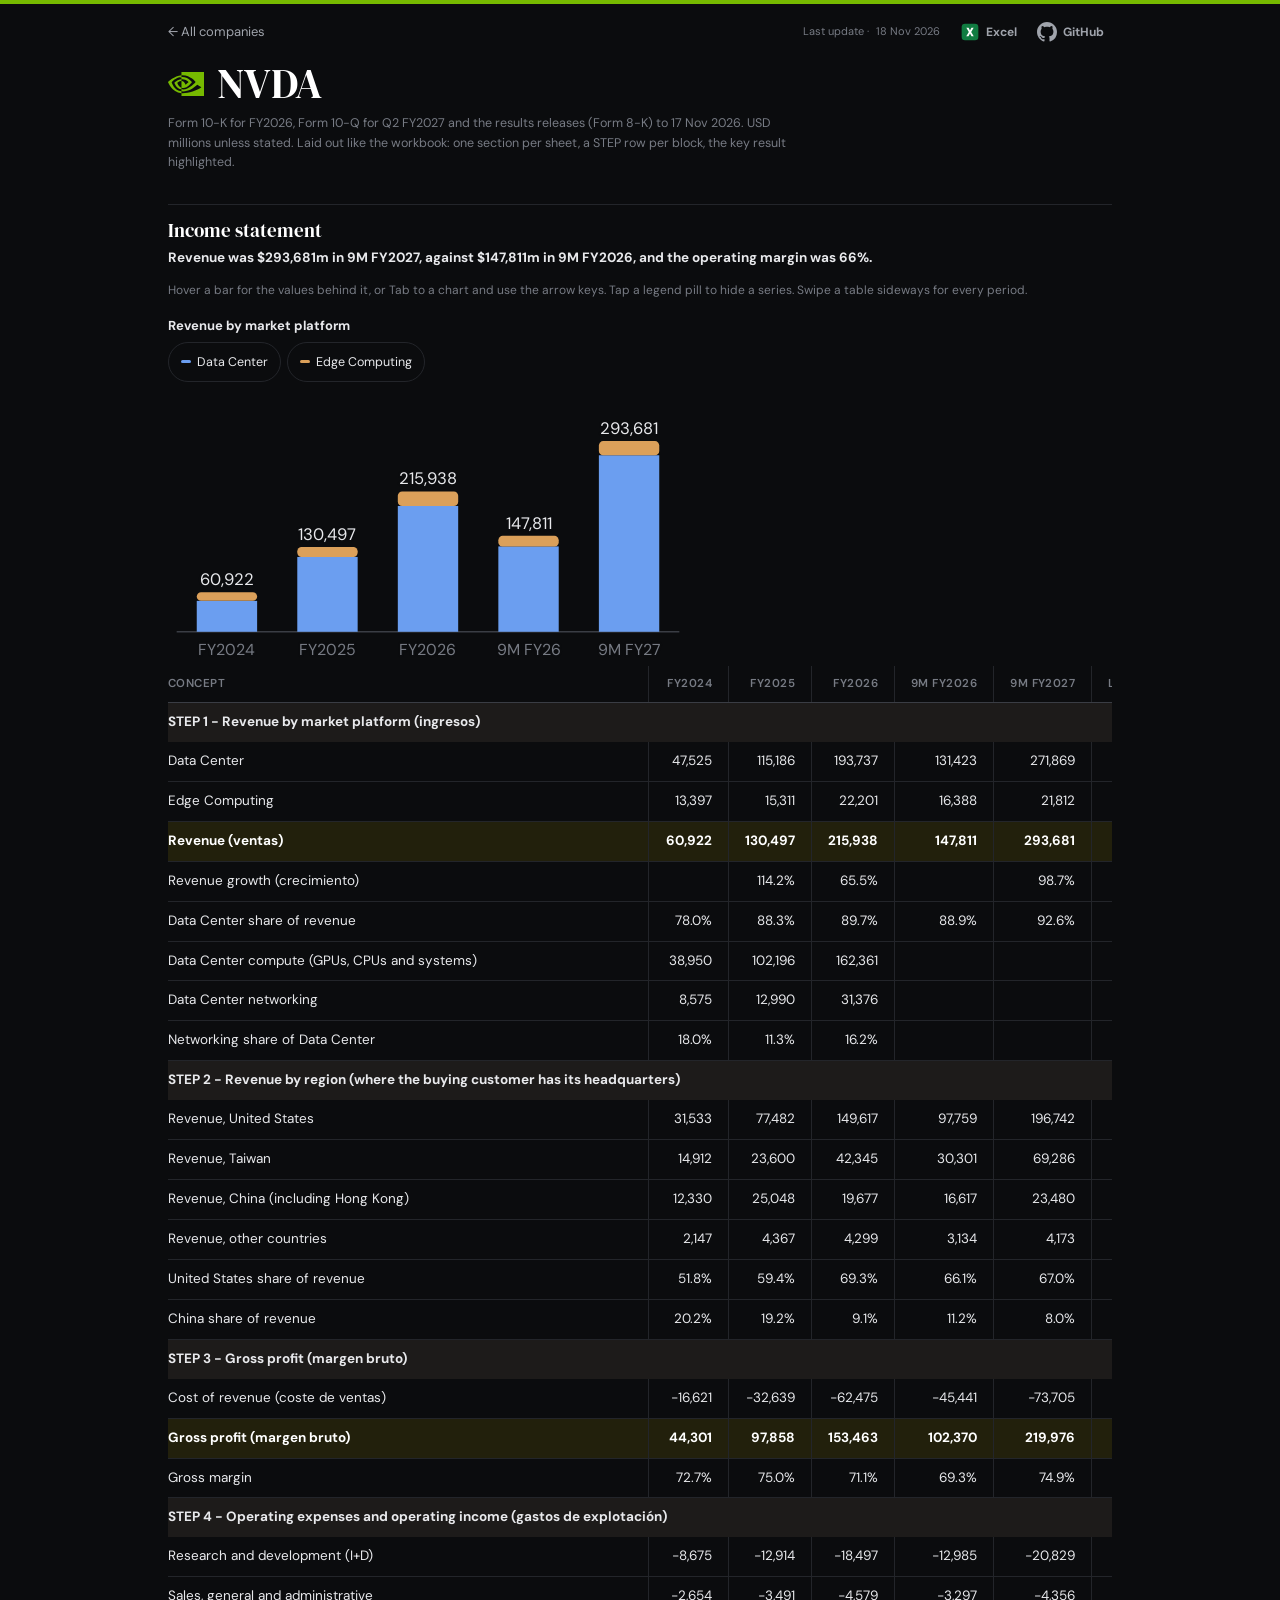
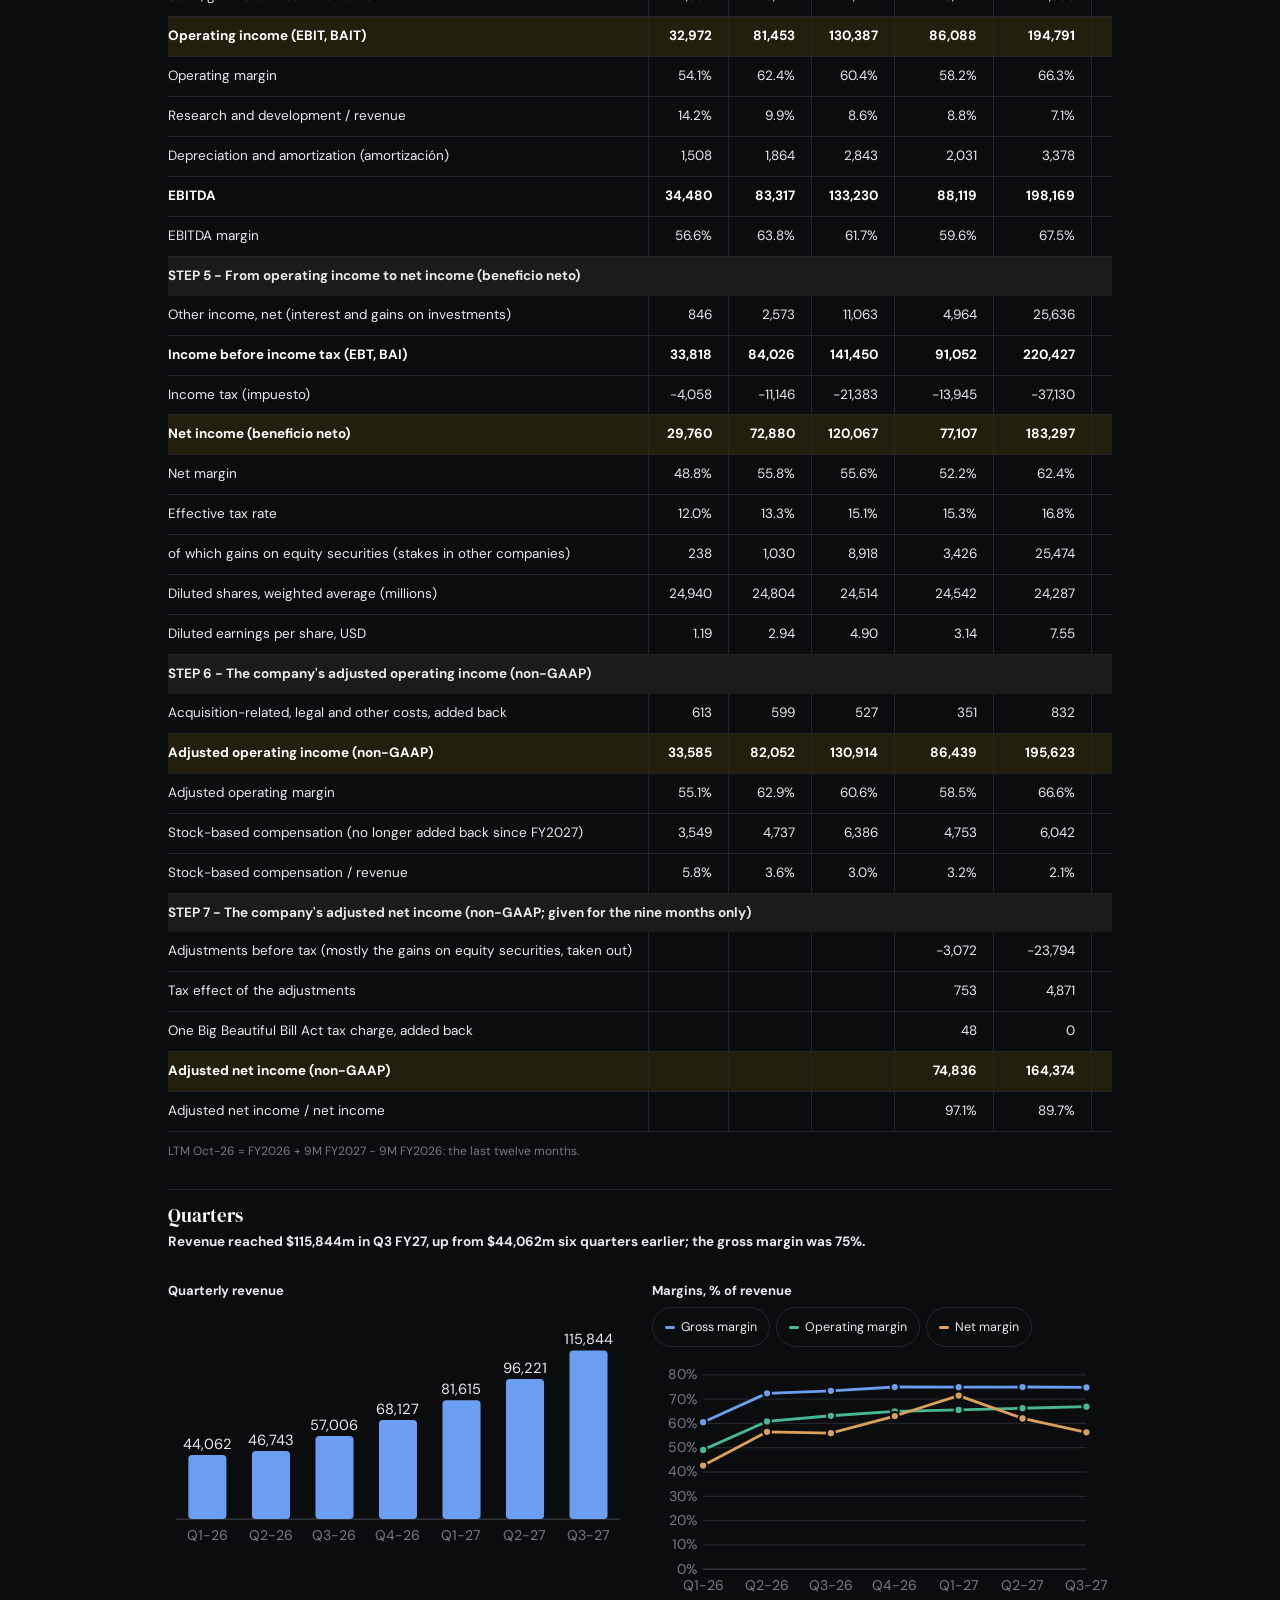
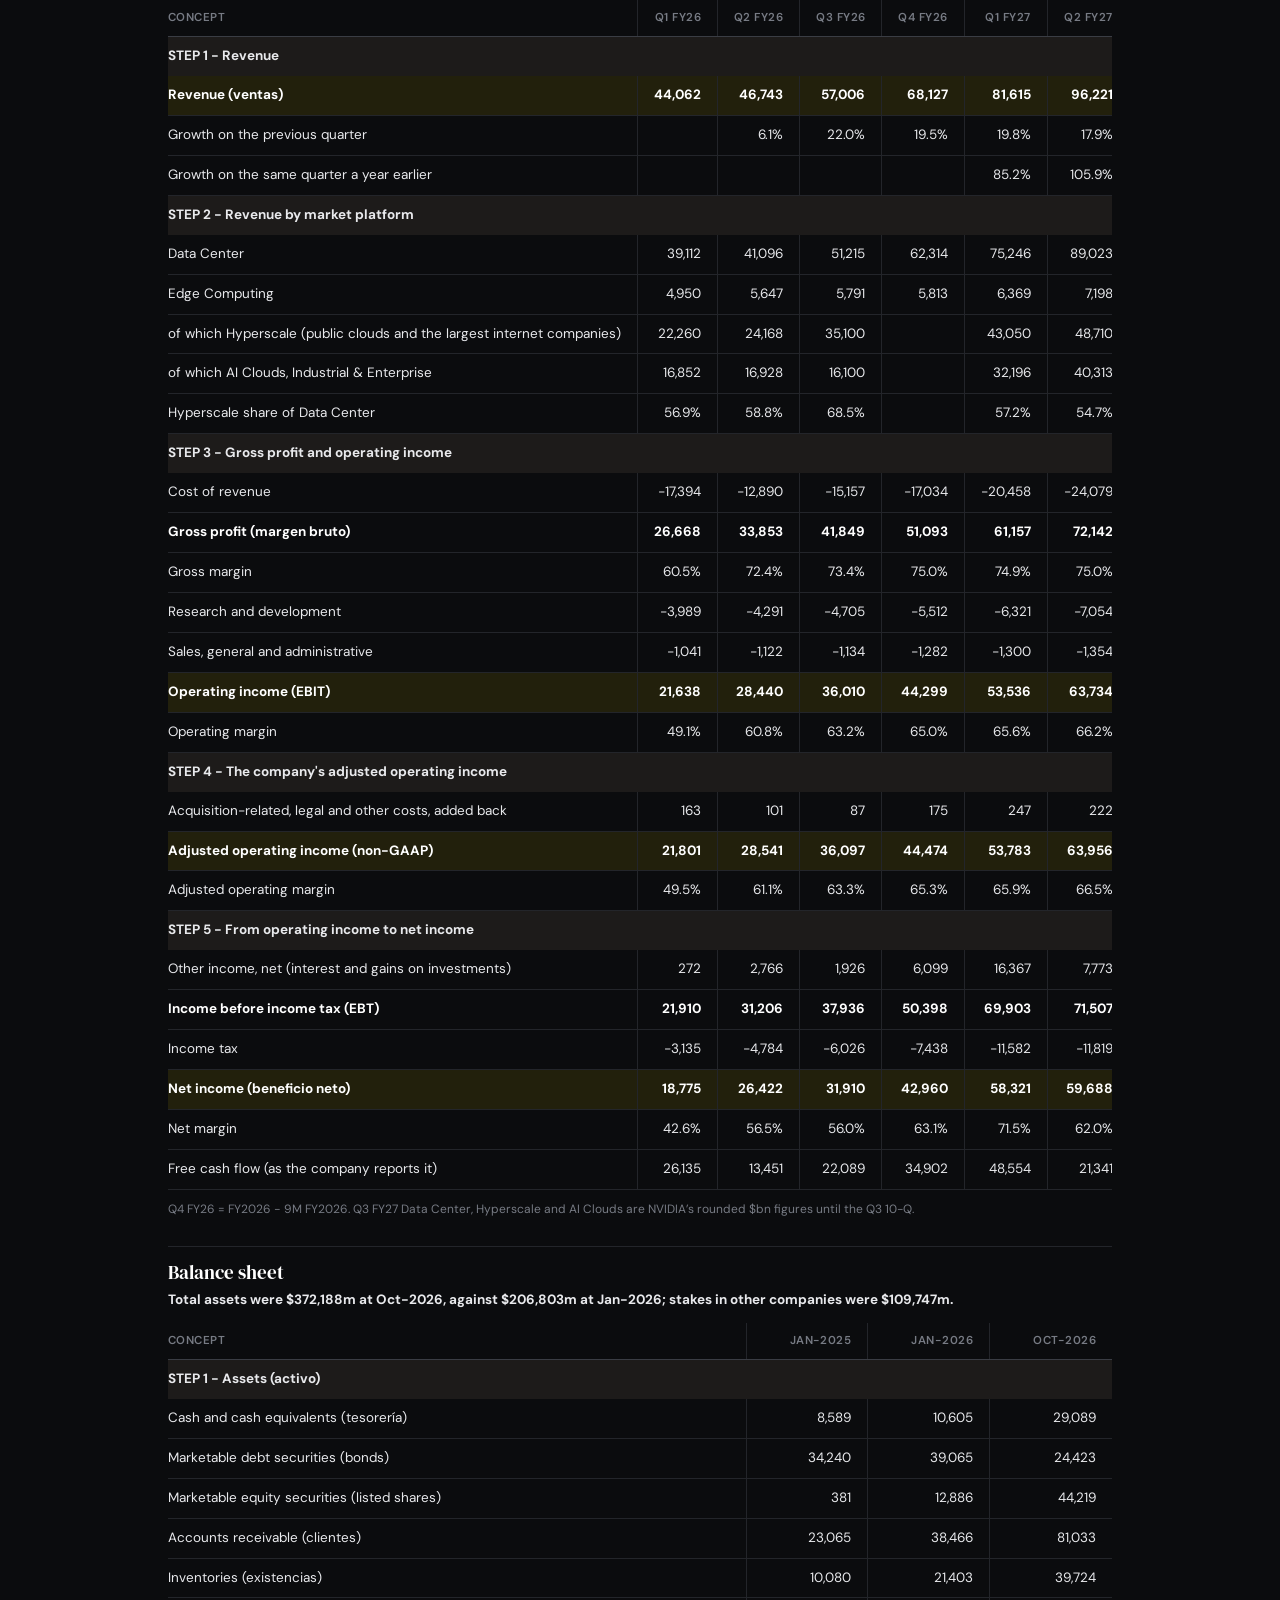
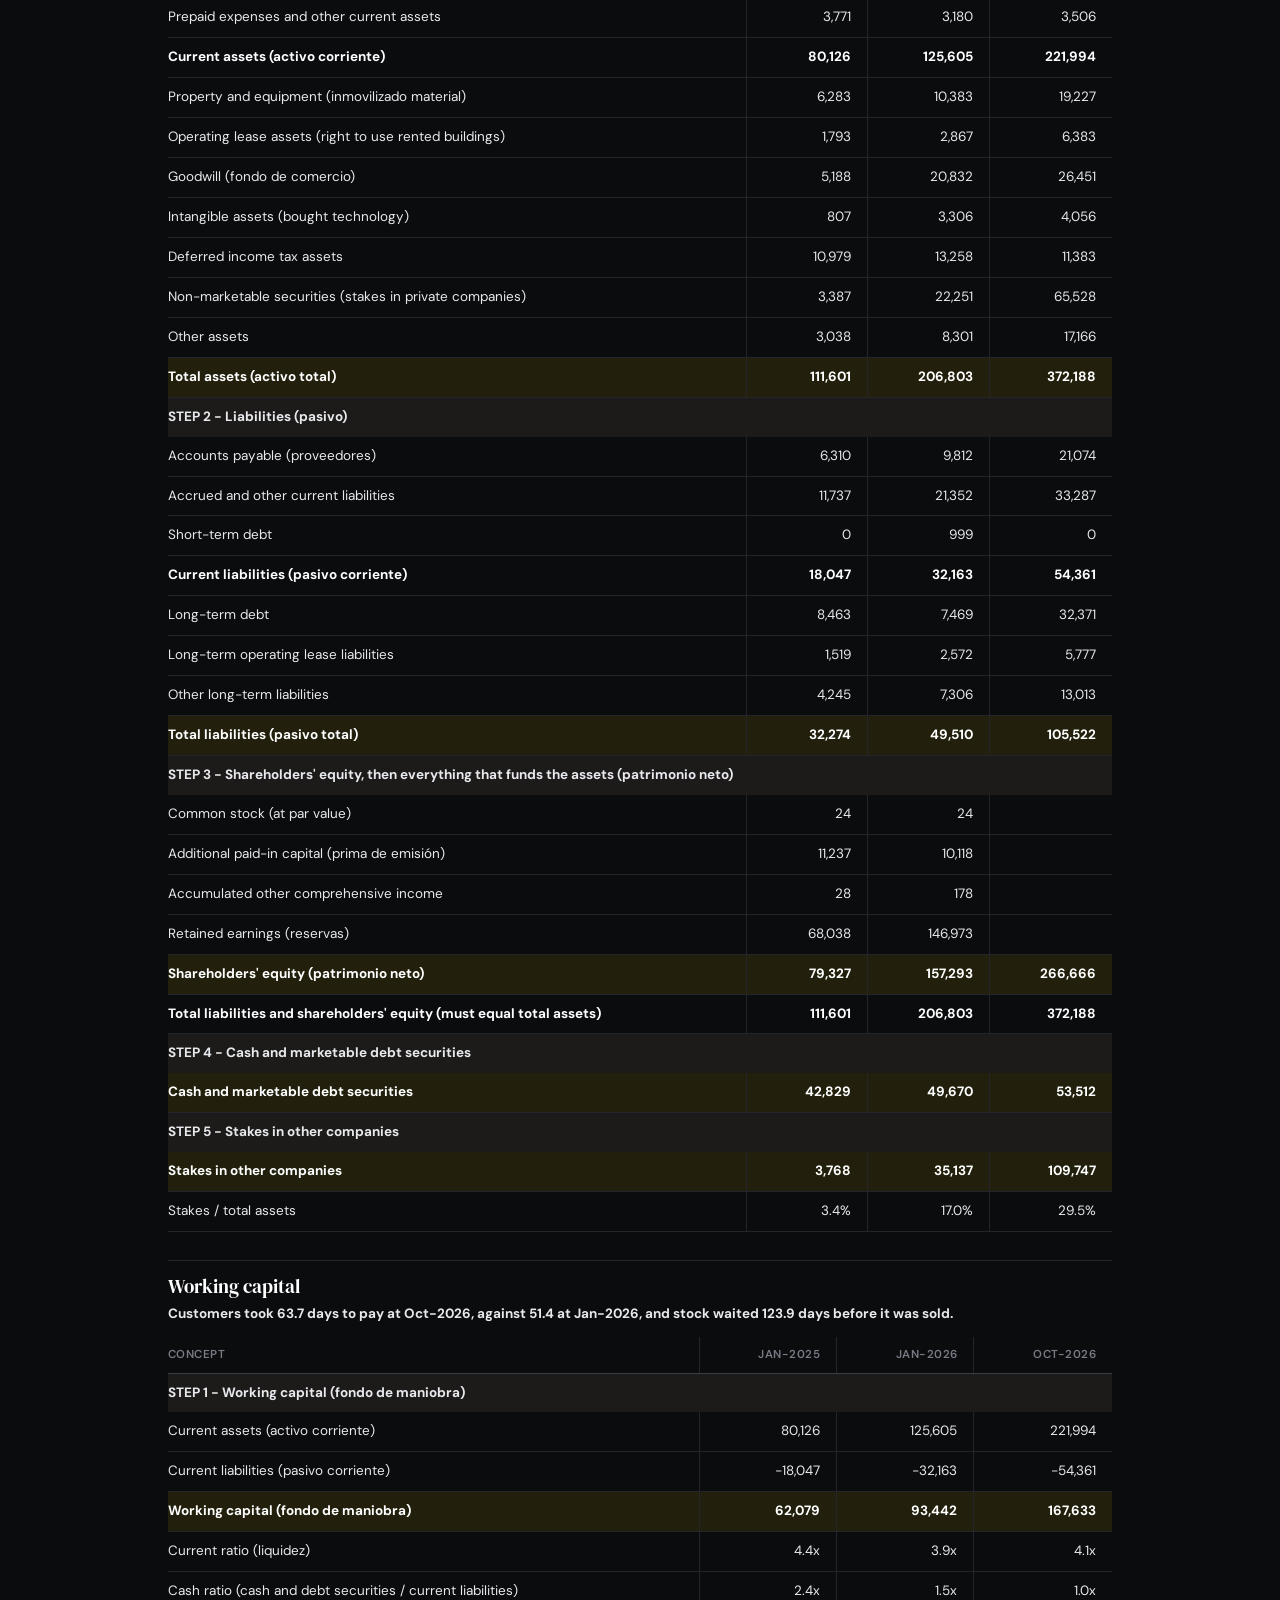
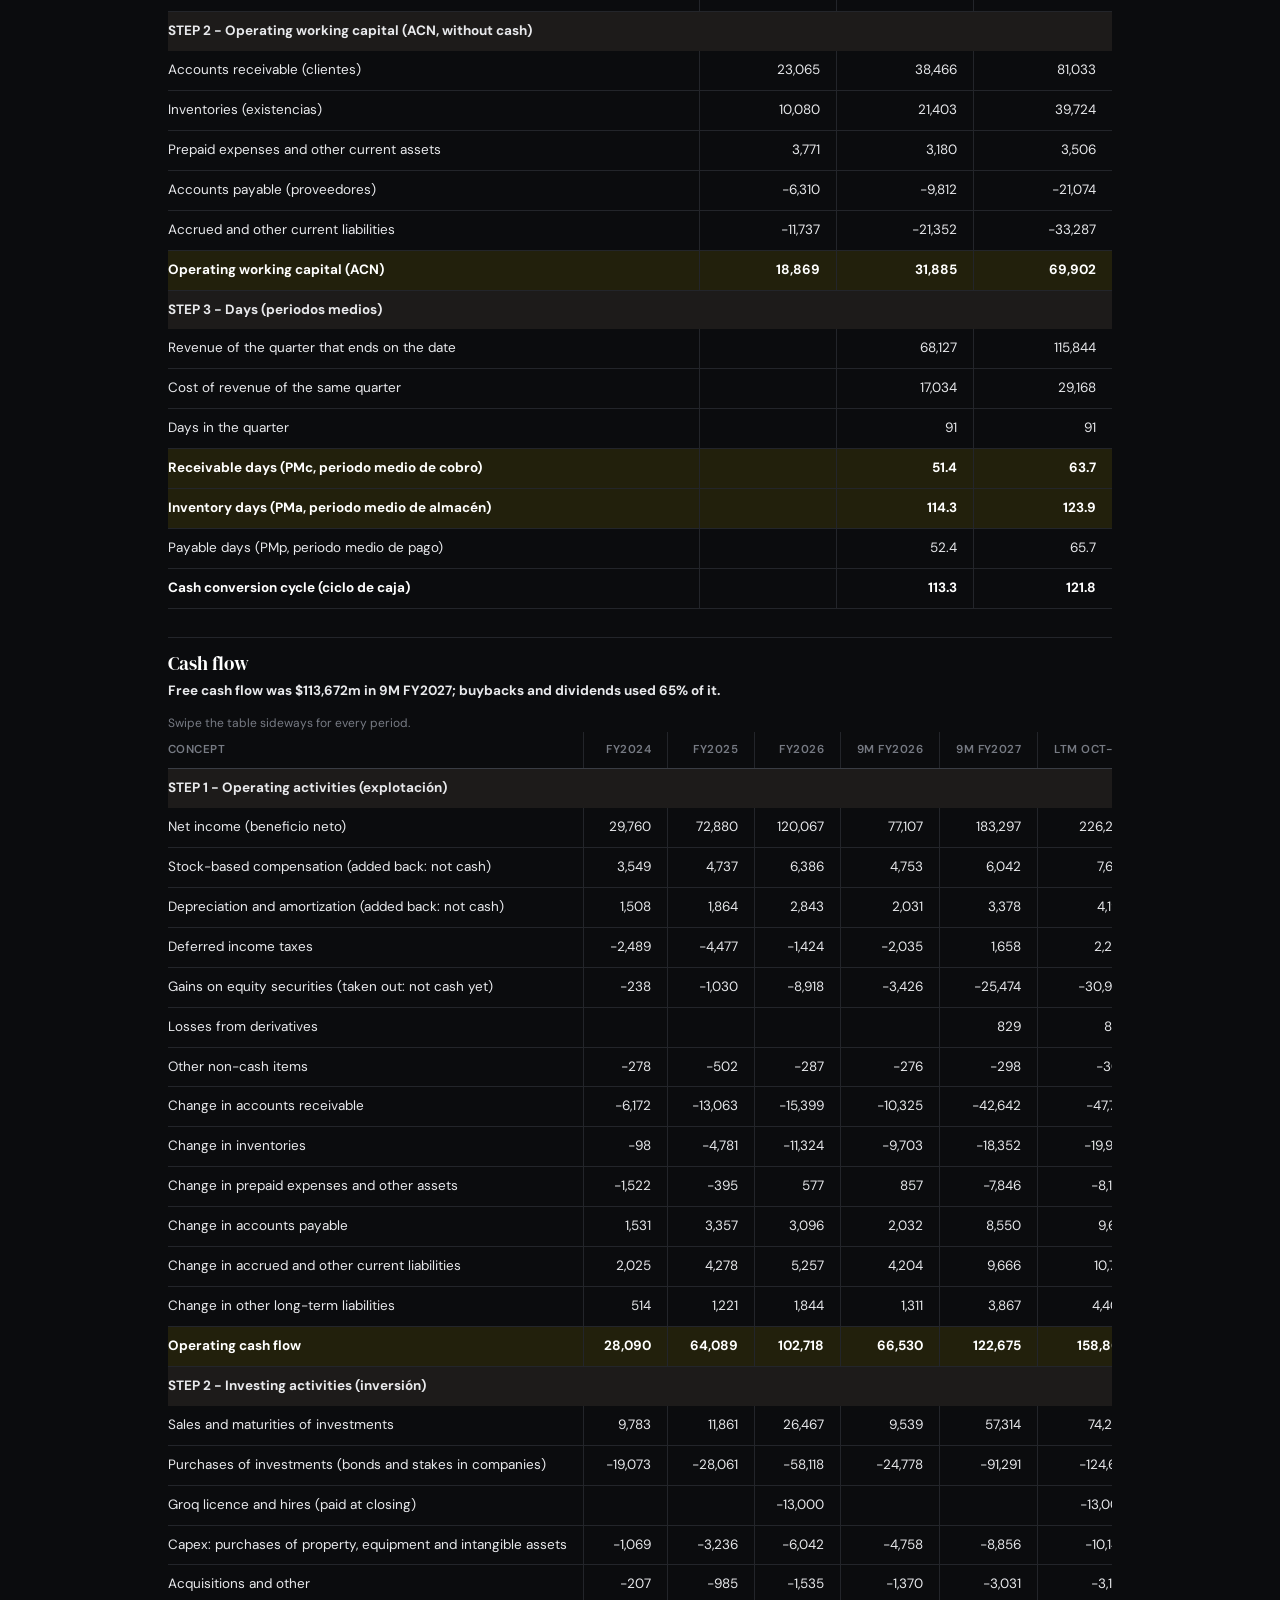
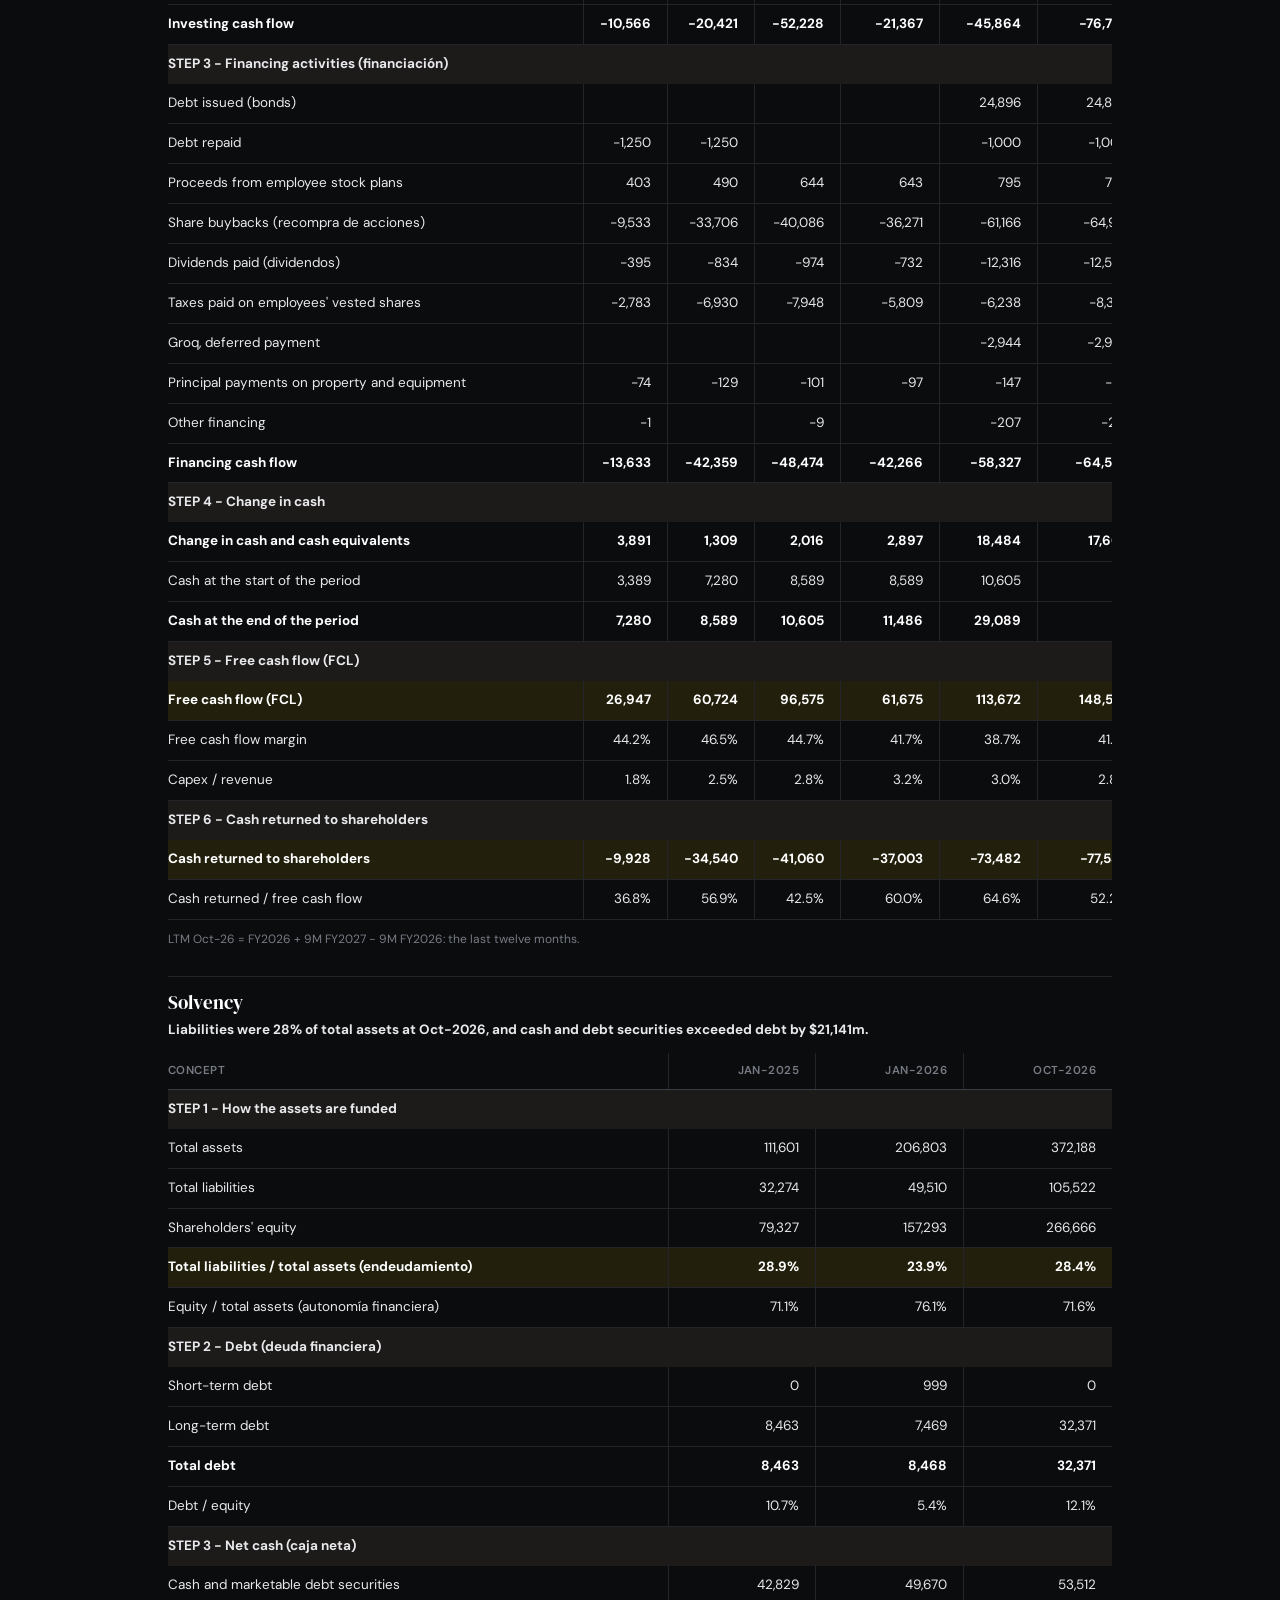
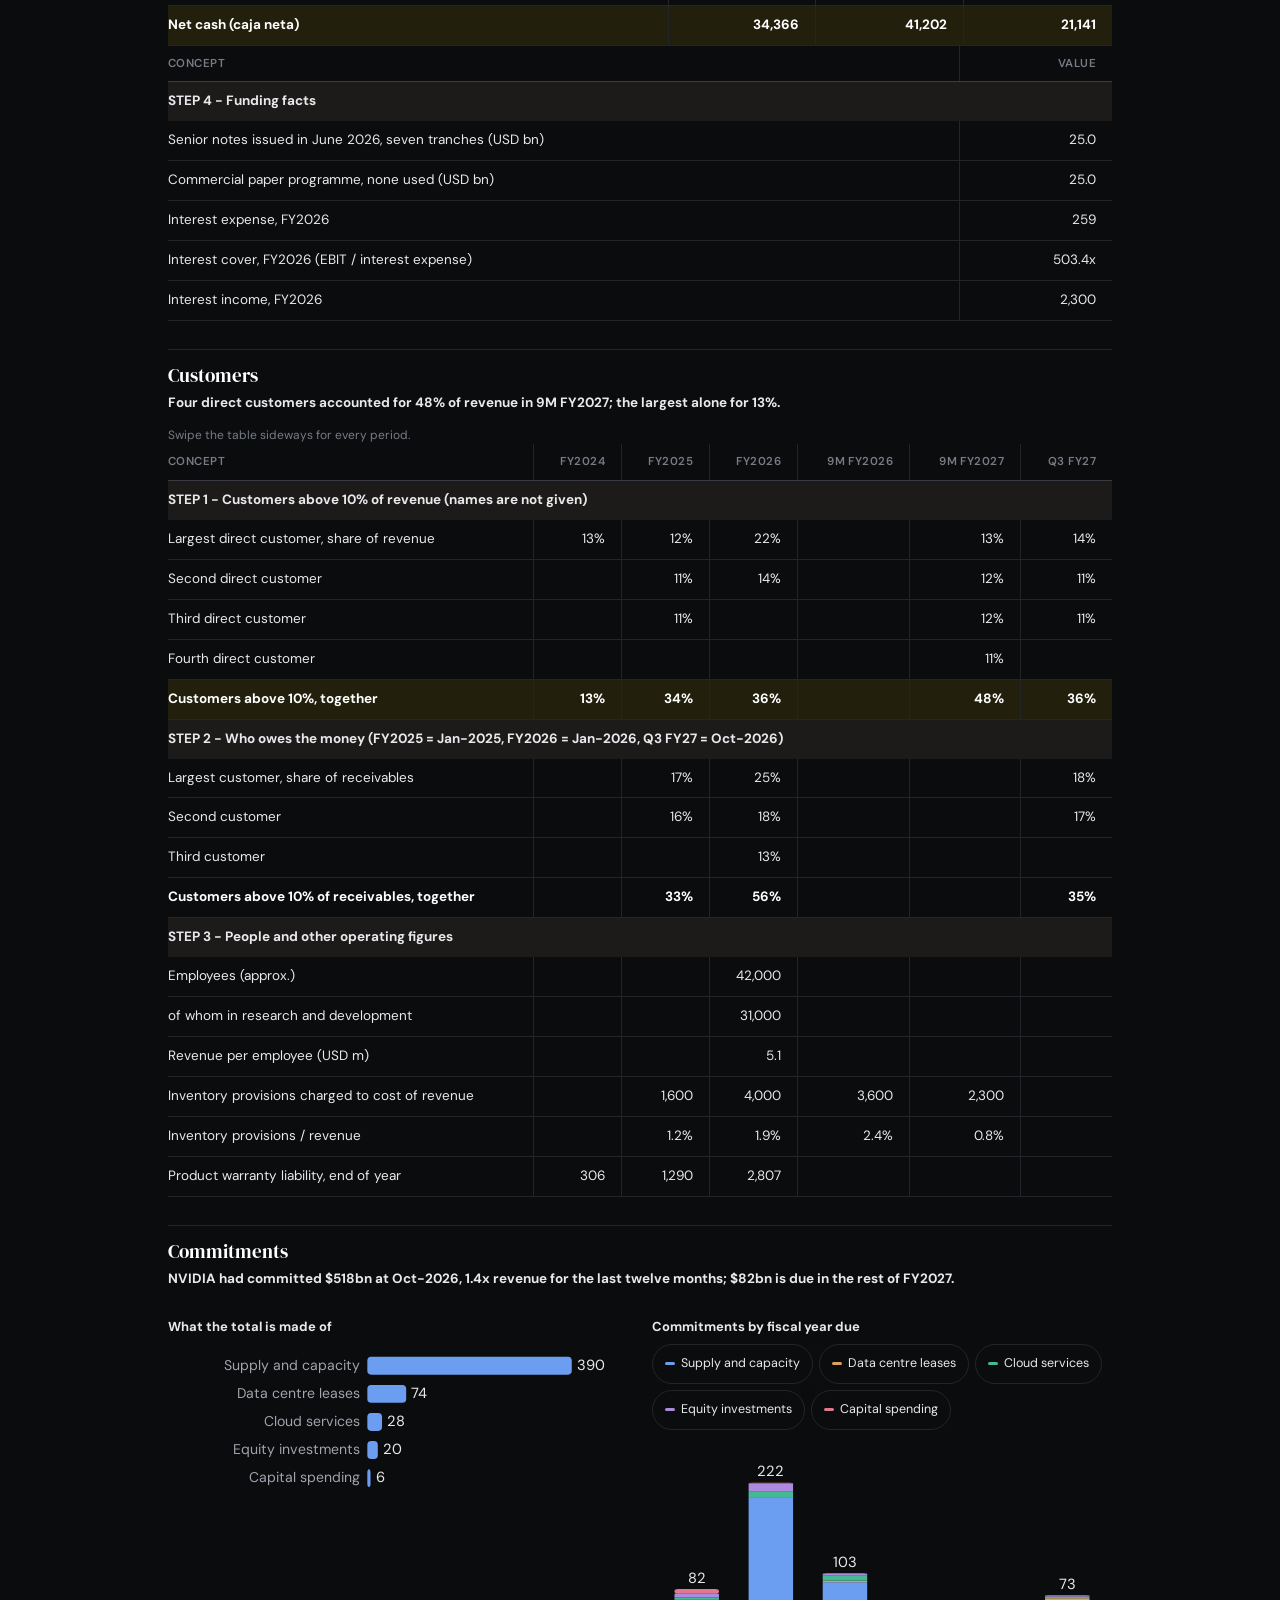
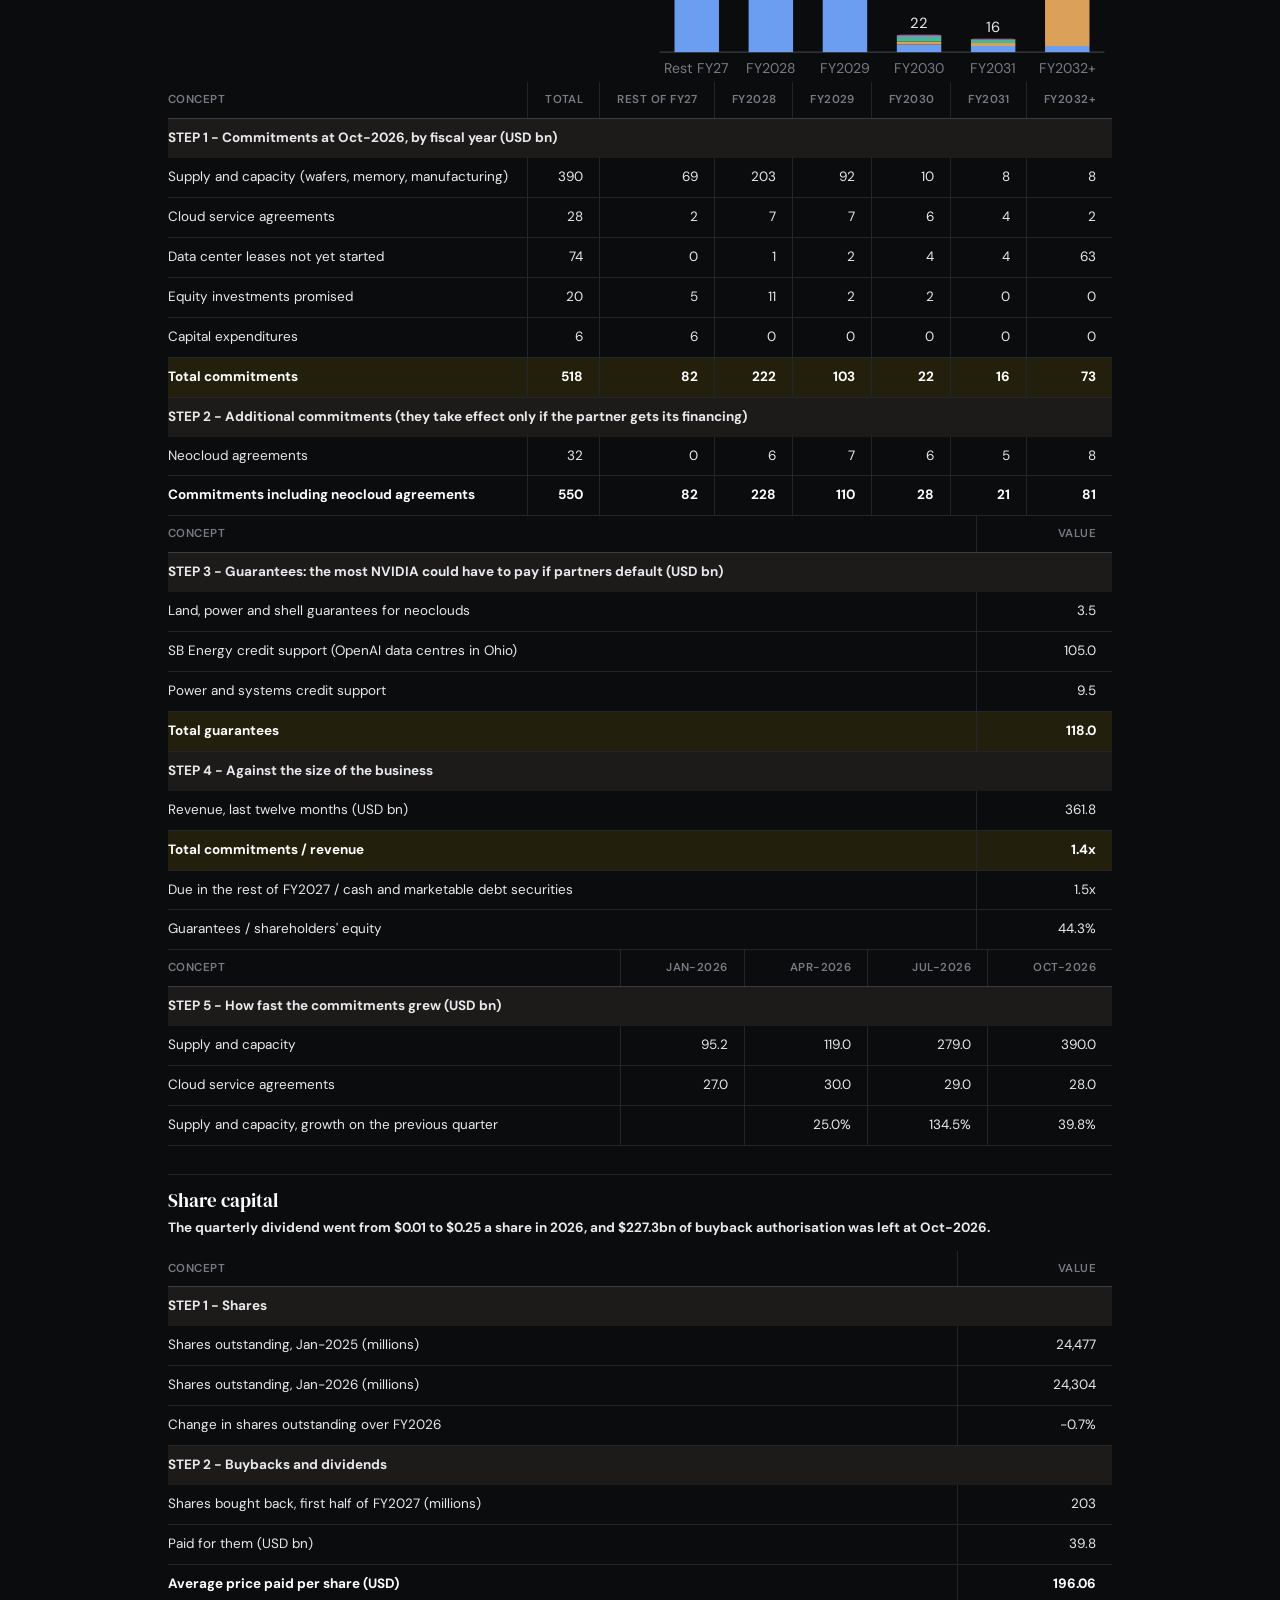
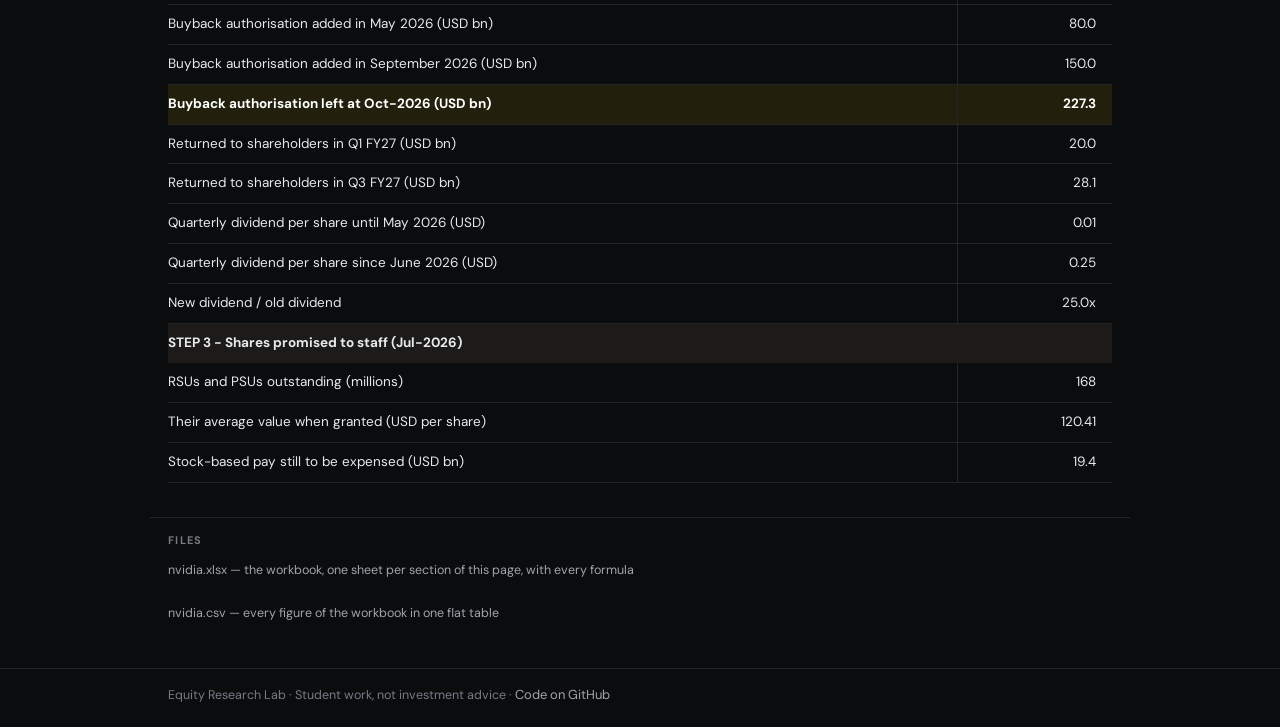
<file: Nvidia/index.html>
<!doctype html><html lang="en"><head>
<meta charset="utf-8">
<meta name="viewport" content="width=device-width, initial-scale=1, viewport-fit=cover">
<title>NVIDIA Corporation</title>
<link rel="preconnect" href="https://fonts.googleapis.com"><link rel="preconnect" href="https://fonts.gstatic.com" crossorigin>
<link href="https://fonts.googleapis.com/css2?family=DM+Serif+Display&family=DM+Sans:wght@400;500;700&display=swap" rel="stylesheet">
<style>
/* ---------------------------------------------------------------------------
   Shared style for every company page (inlined into <Company>/index.html at build time).

   The original data report, in the colours of the lab: the company name, the filing line,
   then one section per topic separated by a hairline, each a heading, one factual line and
   the chart or table. No colour band, no cards, no boxes, no commentary. Each company page
   overrides --accent after this file; that accent is the only colour on the page.
--------------------------------------------------------------------------- */

:root{
  color-scheme: dark;                      /* black page: tell the browser so scrollbars and form bits match */
  --accent:#6cc2d8;                        /* every page overrides this one token after this stylesheet */
  --page:#0b0c0e;                          /* the page black */
  --surface:#0b0c0e;                       /* same black, kept as a name for the pinned table column */
  --ink:#e8e9ec; --ink2:#a0a4ac; --muted:#777b84;
  --grid:#23252a;                          /* hairlines between table rows and between sections */
  --axis:#3a3d44;                          /* chart axes, a step brighter than the hairlines */
  --hl:#18191c;                            /* the row and column highlight on a table: solid, so the pinned
                                              first column never lets the scrolled numbers show through it */
  /* series colours for charts, chosen to read on black */
  --c1:#6b9ef0; --c2:#45b894; --c3:#dba05a; --c4:#ab8ae0; --c5:#e0788f;
  --dark:#9a9a9a; --light:#5c5c5c;
  /* tables laid out like the finance course workbooks: beige STEP rows and yellow key results,
     dimmed for a black page; solid colours so the pinned first column stays opaque */
  --step:#1d1b1a; --key:#22200c;
}

*{box-sizing:border-box}
html{-webkit-text-size-adjust:100%}
body{margin:0;background:var(--page);color:var(--ink);
  font:15px/1.55 "DM Sans",system-ui,-apple-system,"Segoe UI",Helvetica,Arial,sans-serif}
h1,h2,.kpi .v{font-family:"DM Serif Display",Georgia,serif;font-weight:400}
a{color:inherit}
.in{max-width:980px;margin:0 auto;
  padding:0 max(18px,env(safe-area-inset-right)) 0 max(18px,env(safe-area-inset-left))}

/* ---- header: a thin accent rule, the back link, the company, the filing line ---- */
/* the accent shows as a 4px line across the top of the page and nowhere else up here */
.band{border-top:4px solid var(--accent);padding:6px 0 4px}
.back{display:inline-flex;align-items:center;min-height:44px;color:var(--ink2);
  text-decoration:none;font-size:13px}
.back:hover,.back:focus-visible{color:var(--accent)}
/* "Last update": small and quiet in the top right corner, on the back link's line */
.band .in{position:relative}
.updated{position:absolute;top:0;right:max(18px,env(safe-area-inset-right));min-height:44px;
  display:flex;align-items:center;gap:4px;font-size:11px;color:var(--muted);white-space:nowrap}
/* the two icons after the date: Excel downloads the workbook, GitHub opens the code */
.ic{display:inline-flex;align-items:center;gap:6px;height:44px;padding:0 8px;border-radius:8px;
  color:var(--ink2);text-decoration:none;font-size:12px;font-weight:700}
.ic:first-of-type{margin-left:8px}
.ic svg{width:20px;height:20px;display:block;flex:none}
.ic.gh svg{fill:var(--ink2)}
.ic:hover,.ic:focus-visible{background:var(--hl)}
.ic:hover,.ic:focus-visible{color:var(--accent)}
.ic.gh:hover svg,.ic.gh:focus-visible svg{fill:var(--accent)}
h1{margin:6px 0 2px;color:#fff;font-size:clamp(32px,4.4vw,42px);line-height:1.1}   /* the company name carries the page, and it is what the homepage card preview shows */
h1 .logo{display:inline-block;width:.86em;height:.86em;margin-right:.3em;vertical-align:-.1em}   /* the logo of the company's main business, before its ticker */
h1 .logo svg{display:block;width:100%;height:100%}
.meta{margin:8px 0 0;font-size:12.5px;color:var(--muted);max-width:78ch}

/* ---- one flat section per topic, separated by a hairline ---- */
.panel{border-top:1px solid var(--grid);padding-top:14px;margin-top:28px}
h2{margin:0 0 6px;font-size:19px;line-height:1.2;color:#fff;border:0;padding:0}
/* the one factual line under the heading: the same job the old <h3> headline did */
.dek{margin:0 0 12px;font-size:13.5px;font-weight:700;color:var(--ink)}
h3{font-size:13px;margin:16px 0 6px;font-weight:700}
.note{font-size:12.5px;color:var(--ink2);margin:4px 0 0}
.hint{font-size:12px;color:var(--muted);margin:10px 0 0}

/* ---- references: quiet and small, never a section of their own ---- */
.refs{max-width:980px;margin:34px auto 0;border-top:1px solid var(--grid);
  padding:14px max(18px,env(safe-area-inset-right)) 0 max(18px,env(safe-area-inset-left))}
.refs .lbl{display:block;margin:0 0 2px;font-size:11px;font-weight:700;letter-spacing:.12em;
  text-transform:uppercase;color:var(--muted)}
.refs ul{list-style:none;margin:0;padding:0}
.refs li{font-size:12.5px;color:var(--muted)}
/* block, not flex: a reference line may hold several spans and must stay one sentence */
.refs a{display:block;min-height:40px;padding:10px 0;color:var(--ink2);text-decoration:none}
.refs a:hover,.refs a:focus-visible{color:var(--accent);text-decoration:underline}

/* ---- layout helpers ---- */
.two{display:grid;grid-template-columns:1fr 1fr;gap:24px}
.two>div{min-width:0}

/* ---- legends (tap or click an entry to hide that series) ---- */
.leg{display:flex;flex-wrap:wrap;gap:6px;margin:2px 0 10px}
.leg button{display:inline-flex;align-items:center;gap:6px;min-height:40px;padding:0 12px;
  font:12.5px/1 "DM Sans",system-ui,Helvetica,Arial,sans-serif;color:var(--ink);
  background:transparent;border:1px solid var(--grid);border-radius:999px;cursor:pointer}
.leg button:hover,.leg button:focus-visible{border-color:var(--accent);outline:none}
.leg button[aria-pressed="false"]{color:var(--muted);text-decoration:line-through}
.leg button[aria-pressed="false"] i{opacity:.3}
.leg i{width:10px;height:3px;border-radius:2px;display:inline-block}
.leg i.sq{height:10px}

/* ---- tooltip: the page colours, never a white box on a black page ---- */
.tip{position:fixed;z-index:10;display:none;pointer-events:none;
  background:#14161b;border:1px solid var(--axis);border-radius:8px;
  box-shadow:0 8px 26px rgba(0,0,0,.6);padding:8px 11px;
  font:12.5px/1.5 "DM Sans",system-ui,Helvetica,Arial,sans-serif;color:var(--ink);min-width:170px}
.tip .th{font-weight:700;margin-bottom:2px}
.tip div i{display:inline-block;width:8px;height:8px;border-radius:2px;margin-right:6px}
.tip b{float:right;margin-left:14px;font-variant-numeric:tabular-nums}
.tip .sum{border-top:1px solid var(--axis);margin-top:3px;padding-top:3px;font-weight:700}
.tip .mu{color:var(--muted);font-weight:400}

/* ---- charts: SVG drawn by the build script; colours come from the tokens above ---- */
svg{width:100%;height:auto;display:block}
/* A chart is drawn once at a fixed viewBox, so its labels grow with the box it is stretched into.
   Inside .two a chart lands near 460px and its 11.5-unit text reads at about 16px. A chart that
   fills the whole column would be stretched to ~940px and the same text would come out at 30px,
   which is why the full-width charts are capped at the width their neighbours are drawn at. */
.panel>svg[data-chart]{max-width:520px}
/* the halo behind a chart label is the page black, so a label crossing a bar stays readable */
svg text{font-family:"DM Sans",system-ui,Helvetica,Arial,sans-serif;paint-order:stroke;
  stroke:var(--page);stroke-width:3px;stroke-linejoin:round}
.lbl{font-size:11.5px;fill:var(--ink)}
.ax{font-size:11px;fill:var(--muted)}
.ax2{font-size:11px;fill:var(--ink2)}
svg[data-chart]{cursor:crosshair;touch-action:pan-y;outline:none}   /* pan-y: a finger still scrolls the page */
svg[data-chart]:focus-visible{outline:2px solid var(--accent);outline-offset:3px}
svg.hov .mk{opacity:.35}
svg.hov .mk.on{opacity:1}
.mk{transition:opacity .12s}
.dot{transition:r .12s}
.dot.on{r:5.2}
.cross{display:none;pointer-events:none}

/* ---- tables: hovering a cell highlights its row and its column ---- */
.tw{overflow-x:auto;-webkit-overflow-scrolling:touch}
table{width:100%;border-collapse:collapse;font-size:13.5px;font-variant-numeric:tabular-nums}
th{text-align:right;font-weight:600;color:var(--muted);font-size:11.5px;text-transform:uppercase;
  letter-spacing:.04em;border-bottom:1px solid var(--axis);padding:9px 16px;white-space:nowrap}
td{text-align:right;padding:9px 16px;border-bottom:1px solid var(--grid);white-space:nowrap}
/* a faint line between columns, so each cell reads as its own, as in a spreadsheet */
td+td,th+th{border-left:1px solid var(--grid)}
th:first-child,td:first-child{text-align:left;position:sticky;left:0;background:var(--page);padding-left:0}
td:first-child{white-space:nowrap;min-width:150px}   /* as in Excel: the column takes its longest label, every row one line */
tr.b td{font-weight:700;color:#fff}
tr.sub td{font-weight:700;color:var(--ink2);padding-top:14px;border-bottom:none;background:var(--page)}
/* the hover cross; it switches off while a cell is selected (body.has-sel), so only one thing is lit */
body:not(.has-sel) tbody tr:not(.sub):hover td,td.xcol{background:var(--hl)}
/* Excel-style selection (report.js): the clicked cell gets a solid outline in the page accent, its row
   and column keep the highlight, and the arrow keys move it */
.tw td{cursor:cell}
td.scol,td.srow{background:var(--hl)}
td.sel{outline:2px solid var(--accent);outline-offset:-2px;background:var(--hl);color:#fff}
/* course layout: a STEP row opens each block, the key result of the step is bold on dim yellow,
   and the last column says in words how each calculated line is made */
tr.step td{color:var(--ink);background:var(--step);padding-top:9px;padding-bottom:9px}
/* a STEP row is one cell across the whole table: pinning that cell cut its title when the table scrolled,
   so the cell scrolls and only its title stays pinned at the left edge */
tr.step td{position:static}
tr.step td>span{position:sticky;left:0;display:inline-block;background:var(--step);padding-right:8px}
tr.k td{font-weight:700;color:#fff;background:var(--key)}
th.fx,td.fx{text-align:left;color:var(--muted);font-size:12px;white-space:nowrap;min-width:160px}
td.fx,tr.k td.fx,tr.b td.fx{font-style:italic;font-weight:400;color:var(--muted)}   /* the formula stays quiet, even on a key row */
/* the pages show only the labels and the numbers: the Formula column stays in the workbook, not on the page */
th.fx,td.fx{display:none}
.basis{color:var(--muted);font-size:11.5px;font-weight:400}

ul{margin:4px 0;padding-left:18px}
li{margin-bottom:3px}

footer{margin-top:34px;border-top:1px solid var(--grid);color:var(--muted);font-size:12.5px}
footer .in{padding-top:16px;padding-bottom:22px}
/* padding + negative margin: a finger-sized tap target that still looks like inline text */
footer a{color:var(--ink2);display:inline-block;padding:12px 4px;margin:-12px -4px}
footer a:hover{color:var(--accent)}

@media (max-width:720px){
  .kpis{grid-template-columns:1fr 1fr;gap:12px 14px}
  h2{font-size:21px}
}
@media (max-width:640px){
  .two,.gloss{grid-template-columns:1fr;gap:18px}
  th,td{padding:8px 10px;font-size:12.5px}
  /* on a phone the corner (date, Excel, GitHub) takes its own line under the back link, so nothing overlaps */
  .updated{position:static;margin:-6px 0 0 -8px}
  .updated .lu{display:inline}
  th{white-space:normal}
  /* on a phone the pinned label column may wrap: one-line labels would cover most of a 360px screen */
  td:first-child{min-width:120px;white-space:normal;max-width:170px}
}

:root{--accent:#76b900}
</style>
</head><body>
<header class="band"><div class="in">
  <a class="back" href="../index.html">&larr; All companies</a>
<span class="updated"><span class="lu">Last update &middot;&nbsp;</span><span data-static="1">18 Nov 2026</span><a class="ic xl" href="nvidia.xlsx" download aria-label="Download the Excel workbook" title="Download the Excel workbook"><svg viewBox="0 0 24 24" aria-hidden="true"><rect x="2" y="2" width="20" height="20" rx="4" fill="#107c41"/><path d="M7.6 7h2.7l1.7 3.1L13.7 7h2.7l-3 5 3.1 5h-2.7l-1.8-3.2-1.8 3.2H7.5l3.1-5z" fill="#fff"/></svg><span>Excel</span></a><a class="ic gh" href="https://github.com/ManuCem/Equity-Research-Lab" aria-label="View the code on GitHub" title="View the code on GitHub"><svg viewBox="0 0 16 16" aria-hidden="true"><path d="M8 0C3.58 0 0 3.58 0 8c0 3.54 2.29 6.53 5.47 7.59.4.07.55-.17.55-.38 0-.19-.01-.82-.01-1.49-2.01.37-2.53-.49-2.69-.94-.09-.23-.48-.94-.82-1.13-.28-.15-.68-.52-.01-.53.63-.01 1.08.58 1.23.82.72 1.21 1.87.87 2.33.66.07-.52.28-.87.51-1.07-1.78-.2-3.64-.89-3.64-3.95 0-.87.31-1.59.82-2.15-.08-.2-.36-1.02.08-2.12 0 0 .67-.21 2.2.82.64-.18 1.32-.27 2-.27.68 0 1.36.09 2 .27 1.53-1.04 2.2-.82 2.2-.82.44 1.1.16 1.92.08 2.12.51.56.82 1.27.82 2.15 0 3.07-1.87 3.75-3.65 3.95.29.25.54.73.54 1.48 0 1.07-.01 1.93-.01 2.2 0 .21.15.46.55.38A8.013 8.013 0 0016 8c0-4.42-3.58-8-8-8z"/></svg><span>GitHub</span></a></span>
  <h1 aria-label="NVIDIA Corporation (NVDA)"><span class="logo"><svg viewBox="0 0 24 24" aria-hidden="true" focusable="false"><path fill="#76B900" d="M8.948 8.798v-1.43a6.7 6.7 0 0 1 .424-.018c3.922-.124 6.493 3.374 6.493 3.374s-2.774 3.851-5.75 3.851c-.398 0-.787-.062-1.158-.185v-4.346c1.528.185 1.837.857 2.747 2.385l2.04-1.714s-1.492-1.952-4-1.952a6.016 6.016 0 0 0-.796.035m0-4.735v2.138l.424-.027c5.45-.185 9.01 4.47 9.01 4.47s-4.08 4.964-8.33 4.964c-.37 0-.733-.035-1.095-.097v1.325c.3.035.61.062.91.062 3.957 0 6.82-2.023 9.593-4.408.459.371 2.34 1.263 2.73 1.652-2.633 2.208-8.772 3.984-12.253 3.984-.335 0-.653-.018-.971-.053v1.864H24V4.063zm0 10.326v1.131c-3.657-.654-4.673-4.46-4.673-4.46s1.758-1.944 4.673-2.262v1.237H8.94c-1.528-.186-2.73 1.245-2.73 1.245s.68 2.412 2.739 3.11M2.456 10.9s2.164-3.197 6.5-3.533V6.201C4.153 6.59 0 10.653 0 10.653s2.35 6.802 8.948 7.42v-1.237c-4.84-.6-6.492-5.936-6.492-5.936z"/></svg></span>NVDA</h1>
  <p class="meta">Form 10-K for FY2026, Form 10-Q for Q2 FY2027 and the results releases (Form 8-K) to <span data-static="1">17 Nov 2026</span>. USD millions unless stated.
     Laid out like the workbook: one section per sheet, a STEP row per block, the key result highlighted.</p>
</div></header>
<main class="in">
<section class="panel">
<h2>Income statement</h2>
<p class="dek">Revenue was <span data-cell="1 Income statement!F8" data-fmt="int" data-div="1" data-pre="$" data-suf="m" data-sign="0">$293,681m</span> in 9M FY2027, against <span data-cell="1 Income statement!E8" data-fmt="int" data-div="1" data-pre="$" data-suf="m" data-sign="0">$147,811m</span> in 9M FY2026, and the operating margin was <span data-cell="1 Income statement!F32" data-fmt="pct0" data-div="1" data-pre="" data-suf="" data-sign="0">66%</span>.</p>
<p class="hint"><span class="hovertap">Hover</span> a bar for the values behind it, or Tab to a chart and use the arrow keys. Tap a legend pill to hide a series. Swipe a table sideways for every period.</p><h3>Revenue by market platform</h3><div class="leg"><button type="button" data-chart="x" data-s="0" aria-pressed="true"><i style="background:var(--c1)"></i>Data Center</button><button type="button" data-chart="x" data-s="1" aria-pressed="true"><i style="background:var(--c3)"></i>Edge Computing</button></div><svg viewBox="0 0 360 190" data-chart="x" tabindex="0" role="img" aria-label="Revenue by market platform, USD m">
<line x1="6" x2="354" y1="166" y2="166" stroke="var(--axis)" stroke-width="1"/>
<g class="s0">
<rect class="mk" data-i="0" x="19.9" y="144.6" width="41.8" height="21.4" fill="var(--c1)"/>
<rect class="mk" data-i="1" x="89.5" y="114.2" width="41.8" height="51.8" fill="var(--c1)"/>
<rect class="mk" data-i="2" x="159.1" y="78.9" width="41.8" height="87.1" fill="var(--c1)"/>
<rect class="mk" data-i="3" x="228.7" y="106.9" width="41.8" height="59.1" fill="var(--c1)"/>
<rect class="mk" data-i="4" x="298.3" y="43.8" width="41.8" height="122.2" fill="var(--c1)"/>
</g>
<g class="s1">
<rect class="mk" data-i="0" x="19.9" y="138.6" width="41.8" height="6.0" rx="3" fill="var(--c3)"/>
<rect class="mk" data-i="1" x="89.5" y="107.3" width="41.8" height="6.9" rx="3" fill="var(--c3)"/>
<rect class="mk" data-i="2" x="159.1" y="68.9" width="41.8" height="10.0" rx="3" fill="var(--c3)"/>
<rect class="mk" data-i="3" x="228.7" y="99.6" width="41.8" height="7.4" rx="3" fill="var(--c3)"/>
<rect class="mk" data-i="4" x="298.3" y="34.0" width="41.8" height="9.8" rx="3" fill="var(--c3)"/>
</g>
<text x="40.8" y="133.6" text-anchor="middle" class="lbl"><tspan data-cell="1 Income statement!B8" data-fmt="int" data-div="1" data-pre="" data-suf="" data-sign="0">60,922</tspan></text>
<text x="40.8" y="182" text-anchor="middle" class="ax"><tspan data-static="1">FY2024</tspan></text>
<rect class="hit" x="6.0" y="0" width="69.6" height="190" fill="transparent"/>
<text x="110.4" y="102.3" text-anchor="middle" class="lbl"><tspan data-cell="1 Income statement!C8" data-fmt="int" data-div="1" data-pre="" data-suf="" data-sign="0">130,497</tspan></text>
<text x="110.4" y="182" text-anchor="middle" class="ax"><tspan data-static="1">FY2025</tspan></text>
<rect class="hit" x="75.6" y="0" width="69.6" height="190" fill="transparent"/>
<text x="180.0" y="63.9" text-anchor="middle" class="lbl"><tspan data-cell="1 Income statement!D8" data-fmt="int" data-div="1" data-pre="" data-suf="" data-sign="0">215,938</tspan></text>
<text x="180.0" y="182" text-anchor="middle" class="ax"><tspan data-static="1">FY2026</tspan></text>
<rect class="hit" x="145.2" y="0" width="69.6" height="190" fill="transparent"/>
<text x="249.6" y="94.6" text-anchor="middle" class="lbl"><tspan data-cell="1 Income statement!E8" data-fmt="int" data-div="1" data-pre="" data-suf="" data-sign="0">147,811</tspan></text>
<text x="249.6" y="182" text-anchor="middle" class="ax"><tspan data-static="1">9M FY26</tspan></text>
<rect class="hit" x="214.8" y="0" width="69.6" height="190" fill="transparent"/>
<text x="319.2" y="29.0" text-anchor="middle" class="lbl"><tspan data-cell="1 Income statement!F8" data-fmt="int" data-div="1" data-pre="" data-suf="" data-sign="0">293,681</tspan></text>
<text x="319.2" y="182" text-anchor="middle" class="ax"><tspan data-static="1">9M FY27</tspan></text>
<rect class="hit" x="284.4" y="0" width="69.6" height="190" fill="transparent"/>
</svg><div class="tw"><table><thead><tr><th><span data-static="1">Concept</span></th><th><span data-static="1">FY2024</span></th><th><span data-static="1">FY2025</span></th><th><span data-static="1">FY2026</span></th><th><span data-static="1">9M FY2026</span></th><th><span data-static="1">9M FY2027</span></th><th><span data-static="1">LTM Oct-26</span></th><th class="fx"><span data-static="1">Formula</span></th></tr></thead><tbody>
<tr class="sub step"><td colspan="8"><span data-static="1">STEP 1 - Revenue by market platform (ingresos)</span></td></tr>
<tr class=""><td><span data-static="1">Data Center</span></td><td><span data-cell="1 Income statement!B6" data-fmt="int" data-div="1" data-pre="" data-suf="" data-sign="0">47,525</span></td><td><span data-cell="1 Income statement!C6" data-fmt="int" data-div="1" data-pre="" data-suf="" data-sign="0">115,186</span></td><td><span data-cell="1 Income statement!D6" data-fmt="int" data-div="1" data-pre="" data-suf="" data-sign="0">193,737</span></td><td><span data-cell="1 Income statement!E6" data-fmt="int" data-div="1" data-pre="" data-suf="" data-sign="0">131,423</span></td><td><span data-cell="1 Income statement!F6" data-fmt="int" data-div="1" data-pre="" data-suf="" data-sign="0">271,869</span></td><td><span data-cell="1 Income statement!G6" data-fmt="int" data-div="1" data-pre="" data-suf="" data-sign="0">334,183</span></td><td class="fx"><span data-static="1">FY: reported. 9M: the three quarters of sheet 2 added up</span></td></tr>
<tr class=""><td><span data-static="1">Edge Computing</span></td><td><span data-cell="1 Income statement!B7" data-fmt="int" data-div="1" data-pre="" data-suf="" data-sign="0">13,397</span></td><td><span data-cell="1 Income statement!C7" data-fmt="int" data-div="1" data-pre="" data-suf="" data-sign="0">15,311</span></td><td><span data-cell="1 Income statement!D7" data-fmt="int" data-div="1" data-pre="" data-suf="" data-sign="0">22,201</span></td><td><span data-cell="1 Income statement!E7" data-fmt="int" data-div="1" data-pre="" data-suf="" data-sign="0">16,388</span></td><td><span data-cell="1 Income statement!F7" data-fmt="int" data-div="1" data-pre="" data-suf="" data-sign="0">21,812</span></td><td><span data-cell="1 Income statement!G7" data-fmt="int" data-div="1" data-pre="" data-suf="" data-sign="0">27,625</span></td><td class="fx"><span data-static="1">FY: Gaming + Professional Visualization + Automotive + OEM and Other. 9M: reported revenue - Data Center</span></td></tr>
<tr class="k"><td><span data-static="1">Revenue (ventas)</span></td><td><span data-cell="1 Income statement!B8" data-fmt="int" data-div="1" data-pre="" data-suf="" data-sign="0">60,922</span></td><td><span data-cell="1 Income statement!C8" data-fmt="int" data-div="1" data-pre="" data-suf="" data-sign="0">130,497</span></td><td><span data-cell="1 Income statement!D8" data-fmt="int" data-div="1" data-pre="" data-suf="" data-sign="0">215,938</span></td><td><span data-cell="1 Income statement!E8" data-fmt="int" data-div="1" data-pre="" data-suf="" data-sign="0">147,811</span></td><td><span data-cell="1 Income statement!F8" data-fmt="int" data-div="1" data-pre="" data-suf="" data-sign="0">293,681</span></td><td><span data-cell="1 Income statement!G8" data-fmt="int" data-div="1" data-pre="" data-suf="" data-sign="0">361,808</span></td><td class="fx"><span data-static="1">Data Center + Edge Computing</span></td></tr>
<tr class=""><td><span data-static="1">Revenue growth (crecimiento)</span></td><td></td><td><span data-cell="1 Income statement!C9" data-fmt="pct1" data-div="1" data-pre="" data-suf="" data-sign="0">114.2%</span></td><td><span data-cell="1 Income statement!D9" data-fmt="pct1" data-div="1" data-pre="" data-suf="" data-sign="0">65.5%</span></td><td></td><td><span data-cell="1 Income statement!F9" data-fmt="pct1" data-div="1" data-pre="" data-suf="" data-sign="0">98.7%</span></td><td></td><td class="fx"><span data-static="1">Revenue / Revenue of the same period a year earlier - 1</span></td></tr>
<tr class=""><td><span data-static="1">Data Center share of revenue</span></td><td><span data-cell="1 Income statement!B10" data-fmt="pct1" data-div="1" data-pre="" data-suf="" data-sign="0">78.0%</span></td><td><span data-cell="1 Income statement!C10" data-fmt="pct1" data-div="1" data-pre="" data-suf="" data-sign="0">88.3%</span></td><td><span data-cell="1 Income statement!D10" data-fmt="pct1" data-div="1" data-pre="" data-suf="" data-sign="0">89.7%</span></td><td><span data-cell="1 Income statement!E10" data-fmt="pct1" data-div="1" data-pre="" data-suf="" data-sign="0">88.9%</span></td><td><span data-cell="1 Income statement!F10" data-fmt="pct1" data-div="1" data-pre="" data-suf="" data-sign="0">92.6%</span></td><td><span data-cell="1 Income statement!G10" data-fmt="pct1" data-div="1" data-pre="" data-suf="" data-sign="0">92.4%</span></td><td class="fx"><span data-static="1">Data Center / Revenue</span></td></tr>
<tr class=""><td><span data-static="1">Data Center compute (GPUs, CPUs and systems)</span></td><td><span data-cell="1 Income statement!B11" data-fmt="int" data-div="1" data-pre="" data-suf="" data-sign="0">38,950</span></td><td><span data-cell="1 Income statement!C11" data-fmt="int" data-div="1" data-pre="" data-suf="" data-sign="0">102,196</span></td><td><span data-cell="1 Income statement!D11" data-fmt="int" data-div="1" data-pre="" data-suf="" data-sign="0">162,361</span></td><td></td><td></td><td></td><td class="fx"></td></tr>
<tr class=""><td><span data-static="1">Data Center networking</span></td><td><span data-cell="1 Income statement!B12" data-fmt="int" data-div="1" data-pre="" data-suf="" data-sign="0">8,575</span></td><td><span data-cell="1 Income statement!C12" data-fmt="int" data-div="1" data-pre="" data-suf="" data-sign="0">12,990</span></td><td><span data-cell="1 Income statement!D12" data-fmt="int" data-div="1" data-pre="" data-suf="" data-sign="0">31,376</span></td><td></td><td></td><td></td><td class="fx"></td></tr>
<tr class=""><td><span data-static="1">Networking share of Data Center</span></td><td><span data-cell="1 Income statement!B13" data-fmt="pct1" data-div="1" data-pre="" data-suf="" data-sign="0">18.0%</span></td><td><span data-cell="1 Income statement!C13" data-fmt="pct1" data-div="1" data-pre="" data-suf="" data-sign="0">11.3%</span></td><td><span data-cell="1 Income statement!D13" data-fmt="pct1" data-div="1" data-pre="" data-suf="" data-sign="0">16.2%</span></td><td></td><td></td><td></td><td class="fx"><span data-static="1">Data Center networking / Data Center</span></td></tr>
<tr class="sub step"><td colspan="8"><span data-static="1">STEP 2 - Revenue by region (where the buying customer has its headquarters)</span></td></tr>
<tr class=""><td><span data-static="1">Revenue, United States</span></td><td><span data-cell="1 Income statement!B15" data-fmt="int" data-div="1" data-pre="" data-suf="" data-sign="0">31,533</span></td><td><span data-cell="1 Income statement!C15" data-fmt="int" data-div="1" data-pre="" data-suf="" data-sign="0">77,482</span></td><td><span data-cell="1 Income statement!D15" data-fmt="int" data-div="1" data-pre="" data-suf="" data-sign="0">149,617</span></td><td><span data-cell="1 Income statement!E15" data-fmt="int" data-div="1" data-pre="" data-suf="" data-sign="0">97,759</span></td><td><span data-cell="1 Income statement!F15" data-fmt="int" data-div="1" data-pre="" data-suf="" data-sign="0">196,742</span></td><td><span data-cell="1 Income statement!G15" data-fmt="int" data-div="1" data-pre="" data-suf="" data-sign="0">248,600</span></td><td class="fx"></td></tr>
<tr class=""><td><span data-static="1">Revenue, Taiwan</span></td><td><span data-cell="1 Income statement!B16" data-fmt="int" data-div="1" data-pre="" data-suf="" data-sign="0">14,912</span></td><td><span data-cell="1 Income statement!C16" data-fmt="int" data-div="1" data-pre="" data-suf="" data-sign="0">23,600</span></td><td><span data-cell="1 Income statement!D16" data-fmt="int" data-div="1" data-pre="" data-suf="" data-sign="0">42,345</span></td><td><span data-cell="1 Income statement!E16" data-fmt="int" data-div="1" data-pre="" data-suf="" data-sign="0">30,301</span></td><td><span data-cell="1 Income statement!F16" data-fmt="int" data-div="1" data-pre="" data-suf="" data-sign="0">69,286</span></td><td><span data-cell="1 Income statement!G16" data-fmt="int" data-div="1" data-pre="" data-suf="" data-sign="0">81,330</span></td><td class="fx"></td></tr>
<tr class=""><td><span data-static="1">Revenue, China (including Hong Kong)</span></td><td><span data-cell="1 Income statement!B17" data-fmt="int" data-div="1" data-pre="" data-suf="" data-sign="0">12,330</span></td><td><span data-cell="1 Income statement!C17" data-fmt="int" data-div="1" data-pre="" data-suf="" data-sign="0">25,048</span></td><td><span data-cell="1 Income statement!D17" data-fmt="int" data-div="1" data-pre="" data-suf="" data-sign="0">19,677</span></td><td><span data-cell="1 Income statement!E17" data-fmt="int" data-div="1" data-pre="" data-suf="" data-sign="0">16,617</span></td><td><span data-cell="1 Income statement!F17" data-fmt="int" data-div="1" data-pre="" data-suf="" data-sign="0">23,480</span></td><td><span data-cell="1 Income statement!G17" data-fmt="int" data-div="1" data-pre="" data-suf="" data-sign="0">26,540</span></td><td class="fx"></td></tr>
<tr class=""><td><span data-static="1">Revenue, other countries</span></td><td><span data-cell="1 Income statement!B18" data-fmt="int" data-div="1" data-pre="" data-suf="" data-sign="0">2,147</span></td><td><span data-cell="1 Income statement!C18" data-fmt="int" data-div="1" data-pre="" data-suf="" data-sign="0">4,367</span></td><td><span data-cell="1 Income statement!D18" data-fmt="int" data-div="1" data-pre="" data-suf="" data-sign="0">4,299</span></td><td><span data-cell="1 Income statement!E18" data-fmt="int" data-div="1" data-pre="" data-suf="" data-sign="0">3,134</span></td><td><span data-cell="1 Income statement!F18" data-fmt="int" data-div="1" data-pre="" data-suf="" data-sign="0">4,173</span></td><td><span data-cell="1 Income statement!G18" data-fmt="int" data-div="1" data-pre="" data-suf="" data-sign="0">5,338</span></td><td class="fx"></td></tr>
<tr class=""><td><span data-static="1">United States share of revenue</span></td><td><span data-cell="1 Income statement!B20" data-fmt="pct1" data-div="1" data-pre="" data-suf="" data-sign="0">51.8%</span></td><td><span data-cell="1 Income statement!C20" data-fmt="pct1" data-div="1" data-pre="" data-suf="" data-sign="0">59.4%</span></td><td><span data-cell="1 Income statement!D20" data-fmt="pct1" data-div="1" data-pre="" data-suf="" data-sign="0">69.3%</span></td><td><span data-cell="1 Income statement!E20" data-fmt="pct1" data-div="1" data-pre="" data-suf="" data-sign="0">66.1%</span></td><td><span data-cell="1 Income statement!F20" data-fmt="pct1" data-div="1" data-pre="" data-suf="" data-sign="0">67.0%</span></td><td><span data-cell="1 Income statement!G20" data-fmt="pct1" data-div="1" data-pre="" data-suf="" data-sign="0">68.7%</span></td><td class="fx"><span data-static="1">Revenue, United States / Revenue</span></td></tr>
<tr class=""><td><span data-static="1">China share of revenue</span></td><td><span data-cell="1 Income statement!B21" data-fmt="pct1" data-div="1" data-pre="" data-suf="" data-sign="0">20.2%</span></td><td><span data-cell="1 Income statement!C21" data-fmt="pct1" data-div="1" data-pre="" data-suf="" data-sign="0">19.2%</span></td><td><span data-cell="1 Income statement!D21" data-fmt="pct1" data-div="1" data-pre="" data-suf="" data-sign="0">9.1%</span></td><td><span data-cell="1 Income statement!E21" data-fmt="pct1" data-div="1" data-pre="" data-suf="" data-sign="0">11.2%</span></td><td><span data-cell="1 Income statement!F21" data-fmt="pct1" data-div="1" data-pre="" data-suf="" data-sign="0">8.0%</span></td><td><span data-cell="1 Income statement!G21" data-fmt="pct1" data-div="1" data-pre="" data-suf="" data-sign="0">7.3%</span></td><td class="fx"><span data-static="1">Revenue, China / Revenue</span></td></tr>
<tr class="sub step"><td colspan="8"><span data-static="1">STEP 3 - Gross profit (margen bruto)</span></td></tr>
<tr class=""><td><span data-static="1">Cost of revenue (coste de ventas)</span></td><td><span data-cell="1 Income statement!B24" data-fmt="int" data-div="1" data-pre="" data-suf="" data-sign="0">−16,621</span></td><td><span data-cell="1 Income statement!C24" data-fmt="int" data-div="1" data-pre="" data-suf="" data-sign="0">−32,639</span></td><td><span data-cell="1 Income statement!D24" data-fmt="int" data-div="1" data-pre="" data-suf="" data-sign="0">−62,475</span></td><td><span data-cell="1 Income statement!E24" data-fmt="int" data-div="1" data-pre="" data-suf="" data-sign="0">−45,441</span></td><td><span data-cell="1 Income statement!F24" data-fmt="int" data-div="1" data-pre="" data-suf="" data-sign="0">−73,705</span></td><td><span data-cell="1 Income statement!G24" data-fmt="int" data-div="1" data-pre="" data-suf="" data-sign="0">−90,739</span></td><td class="fx"></td></tr>
<tr class="k"><td><span data-static="1">Gross profit (margen bruto)</span></td><td><span data-cell="1 Income statement!B25" data-fmt="int" data-div="1" data-pre="" data-suf="" data-sign="0">44,301</span></td><td><span data-cell="1 Income statement!C25" data-fmt="int" data-div="1" data-pre="" data-suf="" data-sign="0">97,858</span></td><td><span data-cell="1 Income statement!D25" data-fmt="int" data-div="1" data-pre="" data-suf="" data-sign="0">153,463</span></td><td><span data-cell="1 Income statement!E25" data-fmt="int" data-div="1" data-pre="" data-suf="" data-sign="0">102,370</span></td><td><span data-cell="1 Income statement!F25" data-fmt="int" data-div="1" data-pre="" data-suf="" data-sign="0">219,976</span></td><td><span data-cell="1 Income statement!G25" data-fmt="int" data-div="1" data-pre="" data-suf="" data-sign="0">271,069</span></td><td class="fx"><span data-static="1">Revenue + Cost of revenue</span></td></tr>
<tr class=""><td><span data-static="1">Gross margin</span></td><td><span data-cell="1 Income statement!B26" data-fmt="pct1" data-div="1" data-pre="" data-suf="" data-sign="0">72.7%</span></td><td><span data-cell="1 Income statement!C26" data-fmt="pct1" data-div="1" data-pre="" data-suf="" data-sign="0">75.0%</span></td><td><span data-cell="1 Income statement!D26" data-fmt="pct1" data-div="1" data-pre="" data-suf="" data-sign="0">71.1%</span></td><td><span data-cell="1 Income statement!E26" data-fmt="pct1" data-div="1" data-pre="" data-suf="" data-sign="0">69.3%</span></td><td><span data-cell="1 Income statement!F26" data-fmt="pct1" data-div="1" data-pre="" data-suf="" data-sign="0">74.9%</span></td><td><span data-cell="1 Income statement!G26" data-fmt="pct1" data-div="1" data-pre="" data-suf="" data-sign="0">74.9%</span></td><td class="fx"><span data-static="1">Gross profit / Revenue</span></td></tr>
<tr class="sub step"><td colspan="8"><span data-static="1">STEP 4 - Operating expenses and operating income (gastos de explotación)</span></td></tr>
<tr class=""><td><span data-static="1">Research and development (I+D)</span></td><td><span data-cell="1 Income statement!B29" data-fmt="int" data-div="1" data-pre="" data-suf="" data-sign="0">−8,675</span></td><td><span data-cell="1 Income statement!C29" data-fmt="int" data-div="1" data-pre="" data-suf="" data-sign="0">−12,914</span></td><td><span data-cell="1 Income statement!D29" data-fmt="int" data-div="1" data-pre="" data-suf="" data-sign="0">−18,497</span></td><td><span data-cell="1 Income statement!E29" data-fmt="int" data-div="1" data-pre="" data-suf="" data-sign="0">−12,985</span></td><td><span data-cell="1 Income statement!F29" data-fmt="int" data-div="1" data-pre="" data-suf="" data-sign="0">−20,829</span></td><td><span data-cell="1 Income statement!G29" data-fmt="int" data-div="1" data-pre="" data-suf="" data-sign="0">−26,341</span></td><td class="fx"></td></tr>
<tr class=""><td><span data-static="1">Sales, general and administrative</span></td><td><span data-cell="1 Income statement!B30" data-fmt="int" data-div="1" data-pre="" data-suf="" data-sign="0">−2,654</span></td><td><span data-cell="1 Income statement!C30" data-fmt="int" data-div="1" data-pre="" data-suf="" data-sign="0">−3,491</span></td><td><span data-cell="1 Income statement!D30" data-fmt="int" data-div="1" data-pre="" data-suf="" data-sign="0">−4,579</span></td><td><span data-cell="1 Income statement!E30" data-fmt="int" data-div="1" data-pre="" data-suf="" data-sign="0">−3,297</span></td><td><span data-cell="1 Income statement!F30" data-fmt="int" data-div="1" data-pre="" data-suf="" data-sign="0">−4,356</span></td><td><span data-cell="1 Income statement!G30" data-fmt="int" data-div="1" data-pre="" data-suf="" data-sign="0">−5,638</span></td><td class="fx"></td></tr>
<tr class="k"><td><span data-static="1">Operating income (EBIT, BAIT)</span></td><td><span data-cell="1 Income statement!B31" data-fmt="int" data-div="1" data-pre="" data-suf="" data-sign="0">32,972</span></td><td><span data-cell="1 Income statement!C31" data-fmt="int" data-div="1" data-pre="" data-suf="" data-sign="0">81,453</span></td><td><span data-cell="1 Income statement!D31" data-fmt="int" data-div="1" data-pre="" data-suf="" data-sign="0">130,387</span></td><td><span data-cell="1 Income statement!E31" data-fmt="int" data-div="1" data-pre="" data-suf="" data-sign="0">86,088</span></td><td><span data-cell="1 Income statement!F31" data-fmt="int" data-div="1" data-pre="" data-suf="" data-sign="0">194,791</span></td><td><span data-cell="1 Income statement!G31" data-fmt="int" data-div="1" data-pre="" data-suf="" data-sign="0">239,090</span></td><td class="fx"><span data-static="1">Gross profit + Research and development + Sales, general and administrative</span></td></tr>
<tr class=""><td><span data-static="1">Operating margin</span></td><td><span data-cell="1 Income statement!B32" data-fmt="pct1" data-div="1" data-pre="" data-suf="" data-sign="0">54.1%</span></td><td><span data-cell="1 Income statement!C32" data-fmt="pct1" data-div="1" data-pre="" data-suf="" data-sign="0">62.4%</span></td><td><span data-cell="1 Income statement!D32" data-fmt="pct1" data-div="1" data-pre="" data-suf="" data-sign="0">60.4%</span></td><td><span data-cell="1 Income statement!E32" data-fmt="pct1" data-div="1" data-pre="" data-suf="" data-sign="0">58.2%</span></td><td><span data-cell="1 Income statement!F32" data-fmt="pct1" data-div="1" data-pre="" data-suf="" data-sign="0">66.3%</span></td><td><span data-cell="1 Income statement!G32" data-fmt="pct1" data-div="1" data-pre="" data-suf="" data-sign="0">66.1%</span></td><td class="fx"><span data-static="1">EBIT / Revenue</span></td></tr>
<tr class=""><td><span data-static="1">Research and development / revenue</span></td><td><span data-cell="1 Income statement!B33" data-fmt="pct1" data-div="1" data-pre="" data-suf="" data-sign="0">14.2%</span></td><td><span data-cell="1 Income statement!C33" data-fmt="pct1" data-div="1" data-pre="" data-suf="" data-sign="0">9.9%</span></td><td><span data-cell="1 Income statement!D33" data-fmt="pct1" data-div="1" data-pre="" data-suf="" data-sign="0">8.6%</span></td><td><span data-cell="1 Income statement!E33" data-fmt="pct1" data-div="1" data-pre="" data-suf="" data-sign="0">8.8%</span></td><td><span data-cell="1 Income statement!F33" data-fmt="pct1" data-div="1" data-pre="" data-suf="" data-sign="0">7.1%</span></td><td><span data-cell="1 Income statement!G33" data-fmt="pct1" data-div="1" data-pre="" data-suf="" data-sign="0">7.3%</span></td><td class="fx"><span data-static="1">-Research and development / Revenue</span></td></tr>
<tr class=""><td><span data-static="1">Depreciation and amortization (amortización)</span></td><td><span data-cell="1 Income statement!B34" data-fmt="int" data-div="1" data-pre="" data-suf="" data-sign="0">1,508</span></td><td><span data-cell="1 Income statement!C34" data-fmt="int" data-div="1" data-pre="" data-suf="" data-sign="0">1,864</span></td><td><span data-cell="1 Income statement!D34" data-fmt="int" data-div="1" data-pre="" data-suf="" data-sign="0">2,843</span></td><td><span data-cell="1 Income statement!E34" data-fmt="int" data-div="1" data-pre="" data-suf="" data-sign="0">2,031</span></td><td><span data-cell="1 Income statement!F34" data-fmt="int" data-div="1" data-pre="" data-suf="" data-sign="0">3,378</span></td><td><span data-cell="1 Income statement!G34" data-fmt="int" data-div="1" data-pre="" data-suf="" data-sign="0">4,190</span></td><td class="fx"></td></tr>
<tr class="b"><td><span data-static="1">EBITDA</span></td><td><span data-cell="1 Income statement!B35" data-fmt="int" data-div="1" data-pre="" data-suf="" data-sign="0">34,480</span></td><td><span data-cell="1 Income statement!C35" data-fmt="int" data-div="1" data-pre="" data-suf="" data-sign="0">83,317</span></td><td><span data-cell="1 Income statement!D35" data-fmt="int" data-div="1" data-pre="" data-suf="" data-sign="0">133,230</span></td><td><span data-cell="1 Income statement!E35" data-fmt="int" data-div="1" data-pre="" data-suf="" data-sign="0">88,119</span></td><td><span data-cell="1 Income statement!F35" data-fmt="int" data-div="1" data-pre="" data-suf="" data-sign="0">198,169</span></td><td><span data-cell="1 Income statement!G35" data-fmt="int" data-div="1" data-pre="" data-suf="" data-sign="0">243,280</span></td><td class="fx"><span data-static="1">EBIT + Depreciation and amortization</span></td></tr>
<tr class=""><td><span data-static="1">EBITDA margin</span></td><td><span data-cell="1 Income statement!B36" data-fmt="pct1" data-div="1" data-pre="" data-suf="" data-sign="0">56.6%</span></td><td><span data-cell="1 Income statement!C36" data-fmt="pct1" data-div="1" data-pre="" data-suf="" data-sign="0">63.8%</span></td><td><span data-cell="1 Income statement!D36" data-fmt="pct1" data-div="1" data-pre="" data-suf="" data-sign="0">61.7%</span></td><td><span data-cell="1 Income statement!E36" data-fmt="pct1" data-div="1" data-pre="" data-suf="" data-sign="0">59.6%</span></td><td><span data-cell="1 Income statement!F36" data-fmt="pct1" data-div="1" data-pre="" data-suf="" data-sign="0">67.5%</span></td><td><span data-cell="1 Income statement!G36" data-fmt="pct1" data-div="1" data-pre="" data-suf="" data-sign="0">67.2%</span></td><td class="fx"><span data-static="1">EBITDA / Revenue</span></td></tr>
<tr class="sub step"><td colspan="8"><span data-static="1">STEP 5 - From operating income to net income (beneficio neto)</span></td></tr>
<tr class=""><td><span data-static="1">Other income, net (interest and gains on investments)</span></td><td><span data-cell="1 Income statement!B39" data-fmt="int" data-div="1" data-pre="" data-suf="" data-sign="0">846</span></td><td><span data-cell="1 Income statement!C39" data-fmt="int" data-div="1" data-pre="" data-suf="" data-sign="0">2,573</span></td><td><span data-cell="1 Income statement!D39" data-fmt="int" data-div="1" data-pre="" data-suf="" data-sign="0">11,063</span></td><td><span data-cell="1 Income statement!E39" data-fmt="int" data-div="1" data-pre="" data-suf="" data-sign="0">4,964</span></td><td><span data-cell="1 Income statement!F39" data-fmt="int" data-div="1" data-pre="" data-suf="" data-sign="0">25,636</span></td><td><span data-cell="1 Income statement!G39" data-fmt="int" data-div="1" data-pre="" data-suf="" data-sign="0">31,735</span></td><td class="fx"></td></tr>
<tr class="b"><td><span data-static="1">Income before income tax (EBT, BAI)</span></td><td><span data-cell="1 Income statement!B40" data-fmt="int" data-div="1" data-pre="" data-suf="" data-sign="0">33,818</span></td><td><span data-cell="1 Income statement!C40" data-fmt="int" data-div="1" data-pre="" data-suf="" data-sign="0">84,026</span></td><td><span data-cell="1 Income statement!D40" data-fmt="int" data-div="1" data-pre="" data-suf="" data-sign="0">141,450</span></td><td><span data-cell="1 Income statement!E40" data-fmt="int" data-div="1" data-pre="" data-suf="" data-sign="0">91,052</span></td><td><span data-cell="1 Income statement!F40" data-fmt="int" data-div="1" data-pre="" data-suf="" data-sign="0">220,427</span></td><td><span data-cell="1 Income statement!G40" data-fmt="int" data-div="1" data-pre="" data-suf="" data-sign="0">270,825</span></td><td class="fx"><span data-static="1">EBIT + Other income, net</span></td></tr>
<tr class=""><td><span data-static="1">Income tax (impuesto)</span></td><td><span data-cell="1 Income statement!B41" data-fmt="int" data-div="1" data-pre="" data-suf="" data-sign="0">−4,058</span></td><td><span data-cell="1 Income statement!C41" data-fmt="int" data-div="1" data-pre="" data-suf="" data-sign="0">−11,146</span></td><td><span data-cell="1 Income statement!D41" data-fmt="int" data-div="1" data-pre="" data-suf="" data-sign="0">−21,383</span></td><td><span data-cell="1 Income statement!E41" data-fmt="int" data-div="1" data-pre="" data-suf="" data-sign="0">−13,945</span></td><td><span data-cell="1 Income statement!F41" data-fmt="int" data-div="1" data-pre="" data-suf="" data-sign="0">−37,130</span></td><td><span data-cell="1 Income statement!G41" data-fmt="int" data-div="1" data-pre="" data-suf="" data-sign="0">−44,568</span></td><td class="fx"></td></tr>
<tr class="k"><td><span data-static="1">Net income (beneficio neto)</span></td><td><span data-cell="1 Income statement!B42" data-fmt="int" data-div="1" data-pre="" data-suf="" data-sign="0">29,760</span></td><td><span data-cell="1 Income statement!C42" data-fmt="int" data-div="1" data-pre="" data-suf="" data-sign="0">72,880</span></td><td><span data-cell="1 Income statement!D42" data-fmt="int" data-div="1" data-pre="" data-suf="" data-sign="0">120,067</span></td><td><span data-cell="1 Income statement!E42" data-fmt="int" data-div="1" data-pre="" data-suf="" data-sign="0">77,107</span></td><td><span data-cell="1 Income statement!F42" data-fmt="int" data-div="1" data-pre="" data-suf="" data-sign="0">183,297</span></td><td><span data-cell="1 Income statement!G42" data-fmt="int" data-div="1" data-pre="" data-suf="" data-sign="0">226,257</span></td><td class="fx"><span data-static="1">EBT + Income tax</span></td></tr>
<tr class=""><td><span data-static="1">Net margin</span></td><td><span data-cell="1 Income statement!B43" data-fmt="pct1" data-div="1" data-pre="" data-suf="" data-sign="0">48.8%</span></td><td><span data-cell="1 Income statement!C43" data-fmt="pct1" data-div="1" data-pre="" data-suf="" data-sign="0">55.8%</span></td><td><span data-cell="1 Income statement!D43" data-fmt="pct1" data-div="1" data-pre="" data-suf="" data-sign="0">55.6%</span></td><td><span data-cell="1 Income statement!E43" data-fmt="pct1" data-div="1" data-pre="" data-suf="" data-sign="0">52.2%</span></td><td><span data-cell="1 Income statement!F43" data-fmt="pct1" data-div="1" data-pre="" data-suf="" data-sign="0">62.4%</span></td><td><span data-cell="1 Income statement!G43" data-fmt="pct1" data-div="1" data-pre="" data-suf="" data-sign="0">62.5%</span></td><td class="fx"><span data-static="1">Net income / Revenue</span></td></tr>
<tr class=""><td><span data-static="1">Effective tax rate</span></td><td><span data-cell="1 Income statement!B44" data-fmt="pct1" data-div="1" data-pre="" data-suf="" data-sign="0">12.0%</span></td><td><span data-cell="1 Income statement!C44" data-fmt="pct1" data-div="1" data-pre="" data-suf="" data-sign="0">13.3%</span></td><td><span data-cell="1 Income statement!D44" data-fmt="pct1" data-div="1" data-pre="" data-suf="" data-sign="0">15.1%</span></td><td><span data-cell="1 Income statement!E44" data-fmt="pct1" data-div="1" data-pre="" data-suf="" data-sign="0">15.3%</span></td><td><span data-cell="1 Income statement!F44" data-fmt="pct1" data-div="1" data-pre="" data-suf="" data-sign="0">16.8%</span></td><td><span data-cell="1 Income statement!G44" data-fmt="pct1" data-div="1" data-pre="" data-suf="" data-sign="0">16.5%</span></td><td class="fx"><span data-static="1">-Income tax / EBT</span></td></tr>
<tr class=""><td><span data-static="1">of which gains on equity securities (stakes in other companies)</span></td><td><span data-cell="1 Income statement!B45" data-fmt="int" data-div="1" data-pre="" data-suf="" data-sign="0">238</span></td><td><span data-cell="1 Income statement!C45" data-fmt="int" data-div="1" data-pre="" data-suf="" data-sign="0">1,030</span></td><td><span data-cell="1 Income statement!D45" data-fmt="int" data-div="1" data-pre="" data-suf="" data-sign="0">8,918</span></td><td><span data-cell="1 Income statement!E45" data-fmt="int" data-div="1" data-pre="" data-suf="" data-sign="0">3,426</span></td><td><span data-cell="1 Income statement!F45" data-fmt="int" data-div="1" data-pre="" data-suf="" data-sign="0">25,474</span></td><td><span data-cell="1 Income statement!G45" data-fmt="int" data-div="1" data-pre="" data-suf="" data-sign="0">30,966</span></td><td class="fx"></td></tr>
<tr class=""><td><span data-static="1">Diluted shares, weighted average (millions)</span></td><td><span data-cell="1 Income statement!B46" data-fmt="int" data-div="1" data-pre="" data-suf="" data-sign="0">24,940</span></td><td><span data-cell="1 Income statement!C46" data-fmt="int" data-div="1" data-pre="" data-suf="" data-sign="0">24,804</span></td><td><span data-cell="1 Income statement!D46" data-fmt="int" data-div="1" data-pre="" data-suf="" data-sign="0">24,514</span></td><td><span data-cell="1 Income statement!E46" data-fmt="int" data-div="1" data-pre="" data-suf="" data-sign="0">24,542</span></td><td><span data-cell="1 Income statement!F46" data-fmt="int" data-div="1" data-pre="" data-suf="" data-sign="0">24,287</span></td><td></td><td class="fx"></td></tr>
<tr class=""><td><span data-static="1">Diluted earnings per share, USD</span></td><td><span data-cell="1 Income statement!B47" data-fmt="d2" data-div="1" data-pre="" data-suf="" data-sign="0">1.19</span></td><td><span data-cell="1 Income statement!C47" data-fmt="d2" data-div="1" data-pre="" data-suf="" data-sign="0">2.94</span></td><td><span data-cell="1 Income statement!D47" data-fmt="d2" data-div="1" data-pre="" data-suf="" data-sign="0">4.90</span></td><td><span data-cell="1 Income statement!E47" data-fmt="d2" data-div="1" data-pre="" data-suf="" data-sign="0">3.14</span></td><td><span data-cell="1 Income statement!F47" data-fmt="d2" data-div="1" data-pre="" data-suf="" data-sign="0">7.55</span></td><td></td><td class="fx"><span data-static="1">Net income / Diluted shares (both in millions)</span></td></tr>
<tr class="sub step"><td colspan="8"><span data-static="1">STEP 6 - The company&#x27;s adjusted operating income (non-GAAP)</span></td></tr>
<tr class=""><td><span data-static="1">Acquisition-related, legal and other costs, added back</span></td><td><span data-cell="1 Income statement!B50" data-fmt="int" data-div="1" data-pre="" data-suf="" data-sign="0">613</span></td><td><span data-cell="1 Income statement!C50" data-fmt="int" data-div="1" data-pre="" data-suf="" data-sign="0">599</span></td><td><span data-cell="1 Income statement!D50" data-fmt="int" data-div="1" data-pre="" data-suf="" data-sign="0">527</span></td><td><span data-cell="1 Income statement!E50" data-fmt="int" data-div="1" data-pre="" data-suf="" data-sign="0">351</span></td><td><span data-cell="1 Income statement!F50" data-fmt="int" data-div="1" data-pre="" data-suf="" data-sign="0">832</span></td><td><span data-cell="1 Income statement!G50" data-fmt="int" data-div="1" data-pre="" data-suf="" data-sign="0">1,008</span></td><td class="fx"></td></tr>
<tr class="k"><td><span data-static="1">Adjusted operating income (non-GAAP)</span></td><td><span data-cell="1 Income statement!B51" data-fmt="int" data-div="1" data-pre="" data-suf="" data-sign="0">33,585</span></td><td><span data-cell="1 Income statement!C51" data-fmt="int" data-div="1" data-pre="" data-suf="" data-sign="0">82,052</span></td><td><span data-cell="1 Income statement!D51" data-fmt="int" data-div="1" data-pre="" data-suf="" data-sign="0">130,914</span></td><td><span data-cell="1 Income statement!E51" data-fmt="int" data-div="1" data-pre="" data-suf="" data-sign="0">86,439</span></td><td><span data-cell="1 Income statement!F51" data-fmt="int" data-div="1" data-pre="" data-suf="" data-sign="0">195,623</span></td><td><span data-cell="1 Income statement!G51" data-fmt="int" data-div="1" data-pre="" data-suf="" data-sign="0">240,098</span></td><td class="fx"><span data-static="1">EBIT + Acquisition-related, legal and other costs</span></td></tr>
<tr class=""><td><span data-static="1">Adjusted operating margin</span></td><td><span data-cell="1 Income statement!B52" data-fmt="pct1" data-div="1" data-pre="" data-suf="" data-sign="0">55.1%</span></td><td><span data-cell="1 Income statement!C52" data-fmt="pct1" data-div="1" data-pre="" data-suf="" data-sign="0">62.9%</span></td><td><span data-cell="1 Income statement!D52" data-fmt="pct1" data-div="1" data-pre="" data-suf="" data-sign="0">60.6%</span></td><td><span data-cell="1 Income statement!E52" data-fmt="pct1" data-div="1" data-pre="" data-suf="" data-sign="0">58.5%</span></td><td><span data-cell="1 Income statement!F52" data-fmt="pct1" data-div="1" data-pre="" data-suf="" data-sign="0">66.6%</span></td><td><span data-cell="1 Income statement!G52" data-fmt="pct1" data-div="1" data-pre="" data-suf="" data-sign="0">66.4%</span></td><td class="fx"><span data-static="1">Adjusted operating income / Revenue</span></td></tr>
<tr class=""><td><span data-static="1">Stock-based compensation (no longer added back since FY2027)</span></td><td><span data-cell="1 Income statement!B53" data-fmt="int" data-div="1" data-pre="" data-suf="" data-sign="0">3,549</span></td><td><span data-cell="1 Income statement!C53" data-fmt="int" data-div="1" data-pre="" data-suf="" data-sign="0">4,737</span></td><td><span data-cell="1 Income statement!D53" data-fmt="int" data-div="1" data-pre="" data-suf="" data-sign="0">6,386</span></td><td><span data-cell="1 Income statement!E53" data-fmt="int" data-div="1" data-pre="" data-suf="" data-sign="0">4,753</span></td><td><span data-cell="1 Income statement!F53" data-fmt="int" data-div="1" data-pre="" data-suf="" data-sign="0">6,042</span></td><td><span data-cell="1 Income statement!G53" data-fmt="int" data-div="1" data-pre="" data-suf="" data-sign="0">7,675</span></td><td class="fx"></td></tr>
<tr class=""><td><span data-static="1">Stock-based compensation / revenue</span></td><td><span data-cell="1 Income statement!B54" data-fmt="pct1" data-div="1" data-pre="" data-suf="" data-sign="0">5.8%</span></td><td><span data-cell="1 Income statement!C54" data-fmt="pct1" data-div="1" data-pre="" data-suf="" data-sign="0">3.6%</span></td><td><span data-cell="1 Income statement!D54" data-fmt="pct1" data-div="1" data-pre="" data-suf="" data-sign="0">3.0%</span></td><td><span data-cell="1 Income statement!E54" data-fmt="pct1" data-div="1" data-pre="" data-suf="" data-sign="0">3.2%</span></td><td><span data-cell="1 Income statement!F54" data-fmt="pct1" data-div="1" data-pre="" data-suf="" data-sign="0">2.1%</span></td><td><span data-cell="1 Income statement!G54" data-fmt="pct1" data-div="1" data-pre="" data-suf="" data-sign="0">2.1%</span></td><td class="fx"><span data-static="1">Stock-based compensation / Revenue</span></td></tr>
<tr class="sub step"><td colspan="8"><span data-static="1">STEP 7 - The company&#x27;s adjusted net income (non-GAAP; given for the nine months only)</span></td></tr>
<tr class=""><td><span data-static="1">Adjustments before tax (mostly the gains on equity securities, taken out)</span></td><td></td><td></td><td></td><td><span data-cell="1 Income statement!E57" data-fmt="int" data-div="1" data-pre="" data-suf="" data-sign="0">−3,072</span></td><td><span data-cell="1 Income statement!F57" data-fmt="int" data-div="1" data-pre="" data-suf="" data-sign="0">−23,794</span></td><td></td><td class="fx"></td></tr>
<tr class=""><td><span data-static="1">Tax effect of the adjustments</span></td><td></td><td></td><td></td><td><span data-cell="1 Income statement!E58" data-fmt="int" data-div="1" data-pre="" data-suf="" data-sign="0">753</span></td><td><span data-cell="1 Income statement!F58" data-fmt="int" data-div="1" data-pre="" data-suf="" data-sign="0">4,871</span></td><td></td><td class="fx"></td></tr>
<tr class=""><td><span data-static="1">One Big Beautiful Bill Act tax charge, added back</span></td><td></td><td></td><td></td><td><span data-cell="1 Income statement!E59" data-fmt="int" data-div="1" data-pre="" data-suf="" data-sign="0">48</span></td><td><span data-cell="1 Income statement!F59" data-fmt="int" data-div="1" data-pre="" data-suf="" data-sign="0">0</span></td><td></td><td class="fx"></td></tr>
<tr class="k"><td><span data-static="1">Adjusted net income (non-GAAP)</span></td><td></td><td></td><td></td><td><span data-cell="1 Income statement!E60" data-fmt="int" data-div="1" data-pre="" data-suf="" data-sign="0">74,836</span></td><td><span data-cell="1 Income statement!F60" data-fmt="int" data-div="1" data-pre="" data-suf="" data-sign="0">164,374</span></td><td></td><td class="fx"><span data-static="1">Net income + the three adjustments above</span></td></tr>
<tr class=""><td><span data-static="1">Adjusted net income / net income</span></td><td></td><td></td><td></td><td><span data-cell="1 Income statement!E61" data-fmt="pct1" data-div="1" data-pre="" data-suf="" data-sign="0">97.1%</span></td><td><span data-cell="1 Income statement!F61" data-fmt="pct1" data-div="1" data-pre="" data-suf="" data-sign="0">89.7%</span></td><td></td><td class="fx"><span data-static="1">Adjusted net income / Net income</span></td></tr>
</tbody></table></div><p class="hint">LTM Oct-26 = FY2026 + 9M FY2027 &minus; 9M FY2026: the last twelve months.</p>
</section>
<section class="panel">
<h2>Quarters</h2>
<p class="dek">Revenue reached <span data-cell="2 Quarters!H6" data-fmt="int" data-div="1" data-pre="$" data-suf="m" data-sign="0">$115,844m</span> in Q3 FY27, up from <span data-cell="2 Quarters!B6" data-fmt="int" data-div="1" data-pre="$" data-suf="m" data-sign="0">$44,062m</span> six quarters earlier; the gross margin was <span data-cell="2 Quarters!H20" data-fmt="pct0" data-div="1" data-pre="" data-suf="" data-sign="0">75%</span>.</p>
<div class="two"><div><h3>Quarterly revenue</h3><svg viewBox="0 0 360 190" data-chart="q" tabindex="0" role="img" aria-label="Quarterly revenue, USD m">
<line x1="6" x2="354" y1="166" y2="166" stroke="var(--axis)" stroke-width="1"/>
<g class="s0">
<rect class="mk" data-i="0" x="15.9" y="115.8" width="29.8" height="50.2" rx="3" fill="var(--c1)"/>
<rect class="mk" data-i="1" x="65.7" y="112.7" width="29.8" height="53.3" rx="3" fill="var(--c1)"/>
<rect class="mk" data-i="2" x="115.4" y="101.0" width="29.8" height="65.0" rx="3" fill="var(--c1)"/>
<rect class="mk" data-i="3" x="165.1" y="88.4" width="29.8" height="77.6" rx="3" fill="var(--c1)"/>
<rect class="mk" data-i="4" x="214.8" y="73.0" width="29.8" height="93.0" rx="3" fill="var(--c1)"/>
<rect class="mk" data-i="5" x="264.5" y="56.4" width="29.8" height="109.6" rx="3" fill="var(--c1)"/>
<rect class="mk" data-i="6" x="314.2" y="34.0" width="29.8" height="132.0" rx="3" fill="var(--c1)"/>
</g>
<text x="30.9" y="110.8" text-anchor="middle" class="lbl"><tspan data-cell="2 Quarters!B6" data-fmt="int" data-div="1" data-pre="" data-suf="" data-sign="0">44,062</tspan></text>
<text x="30.9" y="182" text-anchor="middle" class="ax"><tspan data-static="1">Q1-26</tspan></text>
<rect class="hit" x="6.0" y="0" width="49.7" height="190" fill="transparent"/>
<text x="80.6" y="107.7" text-anchor="middle" class="lbl"><tspan data-cell="2 Quarters!C6" data-fmt="int" data-div="1" data-pre="" data-suf="" data-sign="0">46,743</tspan></text>
<text x="80.6" y="182" text-anchor="middle" class="ax"><tspan data-static="1">Q2-26</tspan></text>
<rect class="hit" x="55.7" y="0" width="49.7" height="190" fill="transparent"/>
<text x="130.3" y="96.0" text-anchor="middle" class="lbl"><tspan data-cell="2 Quarters!D6" data-fmt="int" data-div="1" data-pre="" data-suf="" data-sign="0">57,006</tspan></text>
<text x="130.3" y="182" text-anchor="middle" class="ax"><tspan data-static="1">Q3-26</tspan></text>
<rect class="hit" x="105.4" y="0" width="49.7" height="190" fill="transparent"/>
<text x="180.0" y="83.4" text-anchor="middle" class="lbl"><tspan data-cell="2 Quarters!E6" data-fmt="int" data-div="1" data-pre="" data-suf="" data-sign="0">68,127</tspan></text>
<text x="180.0" y="182" text-anchor="middle" class="ax"><tspan data-static="1">Q4-26</tspan></text>
<rect class="hit" x="155.1" y="0" width="49.7" height="190" fill="transparent"/>
<text x="229.7" y="68.0" text-anchor="middle" class="lbl"><tspan data-cell="2 Quarters!F6" data-fmt="int" data-div="1" data-pre="" data-suf="" data-sign="0">81,615</tspan></text>
<text x="229.7" y="182" text-anchor="middle" class="ax"><tspan data-static="1">Q1-27</tspan></text>
<rect class="hit" x="204.9" y="0" width="49.7" height="190" fill="transparent"/>
<text x="279.4" y="51.4" text-anchor="middle" class="lbl"><tspan data-cell="2 Quarters!G6" data-fmt="int" data-div="1" data-pre="" data-suf="" data-sign="0">96,221</tspan></text>
<text x="279.4" y="182" text-anchor="middle" class="ax"><tspan data-static="1">Q2-27</tspan></text>
<rect class="hit" x="254.6" y="0" width="49.7" height="190" fill="transparent"/>
<text x="329.1" y="29.0" text-anchor="middle" class="lbl"><tspan data-cell="2 Quarters!H6" data-fmt="int" data-div="1" data-pre="" data-suf="" data-sign="0">115,844</tspan></text>
<text x="329.1" y="182" text-anchor="middle" class="ax"><tspan data-static="1">Q3-27</tspan></text>
<rect class="hit" x="304.3" y="0" width="49.7" height="190" fill="transparent"/>
</svg></div><div><h3>Margins, % of revenue</h3><div class="leg"><button type="button" data-chart="m" data-s="0" aria-pressed="true"><i style="background:var(--c1)"></i>Gross margin</button><button type="button" data-chart="m" data-s="1" aria-pressed="true"><i style="background:var(--c2)"></i>Operating margin</button><button type="button" data-chart="m" data-s="2" aria-pressed="true"><i style="background:var(--c3)"></i>Net margin</button></div><svg viewBox="0 0 360 190" data-chart="m" tabindex="0" role="img" aria-label="Gross, operating and net margin as % of revenue, by quarter">
<line x1="40" x2="340" y1="166.0" y2="166.0" stroke="var(--axis)" stroke-width="1"/>
<text x="35" y="169.5" text-anchor="end" class="ax"><tspan data-static="1">0%</tspan></text>
<line x1="40" x2="340" y1="147.0" y2="147.0" stroke="var(--grid)" stroke-width="1"/>
<text x="35" y="150.5" text-anchor="end" class="ax"><tspan data-static="1">10%</tspan></text>
<line x1="40" x2="340" y1="128.0" y2="128.0" stroke="var(--grid)" stroke-width="1"/>
<text x="35" y="131.5" text-anchor="end" class="ax"><tspan data-static="1">20%</tspan></text>
<line x1="40" x2="340" y1="109.0" y2="109.0" stroke="var(--grid)" stroke-width="1"/>
<text x="35" y="112.5" text-anchor="end" class="ax"><tspan data-static="1">30%</tspan></text>
<line x1="40" x2="340" y1="90.0" y2="90.0" stroke="var(--grid)" stroke-width="1"/>
<text x="35" y="93.5" text-anchor="end" class="ax"><tspan data-static="1">40%</tspan></text>
<line x1="40" x2="340" y1="71.0" y2="71.0" stroke="var(--grid)" stroke-width="1"/>
<text x="35" y="74.5" text-anchor="end" class="ax"><tspan data-static="1">50%</tspan></text>
<line x1="40" x2="340" y1="52.0" y2="52.0" stroke="var(--grid)" stroke-width="1"/>
<text x="35" y="55.5" text-anchor="end" class="ax"><tspan data-static="1">60%</tspan></text>
<line x1="40" x2="340" y1="33.0" y2="33.0" stroke="var(--grid)" stroke-width="1"/>
<text x="35" y="36.5" text-anchor="end" class="ax"><tspan data-static="1">70%</tspan></text>
<line x1="40" x2="340" y1="14.0" y2="14.0" stroke="var(--grid)" stroke-width="1"/>
<text x="35" y="17.5" text-anchor="end" class="ax"><tspan data-static="1">80%</tspan></text>
<line class="cross" x1="0" x2="0" y1="14" y2="166" stroke="var(--axis)" stroke-width="1" stroke-dasharray="3 3"/>
<g class="s0"><polyline points="40.0,51.0 90.0,28.4 140.0,26.5 190.0,23.5 240.0,23.6 290.0,23.5 340.0,23.8" fill="none" stroke="var(--c1)" stroke-width="2.2" stroke-linejoin="round"/>
<circle class="dot" data-i="0" cx="40.0" cy="51.0" r="3.2" fill="var(--c1)" stroke="var(--surface)" stroke-width="1.5"/>
<circle class="dot" data-i="1" cx="90.0" cy="28.4" r="3.2" fill="var(--c1)" stroke="var(--surface)" stroke-width="1.5"/>
<circle class="dot" data-i="2" cx="140.0" cy="26.5" r="3.2" fill="var(--c1)" stroke="var(--surface)" stroke-width="1.5"/>
<circle class="dot" data-i="3" cx="190.0" cy="23.5" r="3.2" fill="var(--c1)" stroke="var(--surface)" stroke-width="1.5"/>
<circle class="dot" data-i="4" cx="240.0" cy="23.6" r="3.2" fill="var(--c1)" stroke="var(--surface)" stroke-width="1.5"/>
<circle class="dot" data-i="5" cx="290.0" cy="23.5" r="3.2" fill="var(--c1)" stroke="var(--surface)" stroke-width="1.5"/>
<circle class="dot" data-i="6" cx="340.0" cy="23.8" r="3.2" fill="var(--c1)" stroke="var(--surface)" stroke-width="1.5"/>
</g>
<g class="s1"><polyline points="40.0,72.7 90.0,50.4 140.0,46.0 190.0,42.5 240.0,41.4 290.0,40.1 340.0,38.9" fill="none" stroke="var(--c2)" stroke-width="2.2" stroke-linejoin="round"/>
<circle class="dot" data-i="0" cx="40.0" cy="72.7" r="3.2" fill="var(--c2)" stroke="var(--surface)" stroke-width="1.5"/>
<circle class="dot" data-i="1" cx="90.0" cy="50.4" r="3.2" fill="var(--c2)" stroke="var(--surface)" stroke-width="1.5"/>
<circle class="dot" data-i="2" cx="140.0" cy="46.0" r="3.2" fill="var(--c2)" stroke="var(--surface)" stroke-width="1.5"/>
<circle class="dot" data-i="3" cx="190.0" cy="42.5" r="3.2" fill="var(--c2)" stroke="var(--surface)" stroke-width="1.5"/>
<circle class="dot" data-i="4" cx="240.0" cy="41.4" r="3.2" fill="var(--c2)" stroke="var(--surface)" stroke-width="1.5"/>
<circle class="dot" data-i="5" cx="290.0" cy="40.1" r="3.2" fill="var(--c2)" stroke="var(--surface)" stroke-width="1.5"/>
<circle class="dot" data-i="6" cx="340.0" cy="38.9" r="3.2" fill="var(--c2)" stroke="var(--surface)" stroke-width="1.5"/>
</g>
<g class="s2"><polyline points="40.0,85.0 90.0,58.6 140.0,59.6 190.0,46.2 240.0,30.2 290.0,48.1 340.0,58.9" fill="none" stroke="var(--c3)" stroke-width="2.2" stroke-linejoin="round"/>
<circle class="dot" data-i="0" cx="40.0" cy="85.0" r="3.2" fill="var(--c3)" stroke="var(--surface)" stroke-width="1.5"/>
<circle class="dot" data-i="1" cx="90.0" cy="58.6" r="3.2" fill="var(--c3)" stroke="var(--surface)" stroke-width="1.5"/>
<circle class="dot" data-i="2" cx="140.0" cy="59.6" r="3.2" fill="var(--c3)" stroke="var(--surface)" stroke-width="1.5"/>
<circle class="dot" data-i="3" cx="190.0" cy="46.2" r="3.2" fill="var(--c3)" stroke="var(--surface)" stroke-width="1.5"/>
<circle class="dot" data-i="4" cx="240.0" cy="30.2" r="3.2" fill="var(--c3)" stroke="var(--surface)" stroke-width="1.5"/>
<circle class="dot" data-i="5" cx="290.0" cy="48.1" r="3.2" fill="var(--c3)" stroke="var(--surface)" stroke-width="1.5"/>
<circle class="dot" data-i="6" cx="340.0" cy="58.9" r="3.2" fill="var(--c3)" stroke="var(--surface)" stroke-width="1.5"/>
</g>
<text x="40.0" y="182" text-anchor="middle" class="ax"><tspan data-static="1">Q1-26</tspan></text>
<text x="90.0" y="182" text-anchor="middle" class="ax"><tspan data-static="1">Q2-26</tspan></text>
<text x="140.0" y="182" text-anchor="middle" class="ax"><tspan data-static="1">Q3-26</tspan></text>
<text x="190.0" y="182" text-anchor="middle" class="ax"><tspan data-static="1">Q4-26</tspan></text>
<text x="240.0" y="182" text-anchor="middle" class="ax"><tspan data-static="1">Q1-27</tspan></text>
<text x="290.0" y="182" text-anchor="middle" class="ax"><tspan data-static="1">Q2-27</tspan></text>
<text x="340.0" y="182" text-anchor="middle" class="ax"><tspan data-static="1">Q3-27</tspan></text>
<rect class="hit" x="30" y="0" width="330" height="190" fill="transparent"/>
</svg></div></div><div class="tw"><table><thead><tr><th><span data-static="1">Concept</span></th><th><span data-static="1">Q1 FY26</span></th><th><span data-static="1">Q2 FY26</span></th><th><span data-static="1">Q3 FY26</span></th><th><span data-static="1">Q4 FY26</span></th><th><span data-static="1">Q1 FY27</span></th><th><span data-static="1">Q2 FY27</span></th><th><span data-static="1">Q3 FY27</span></th><th class="fx"><span data-static="1">Formula</span></th></tr></thead><tbody>
<tr class="sub step"><td colspan="9"><span data-static="1">STEP 1 - Revenue</span></td></tr>
<tr class="k"><td><span data-static="1">Revenue (ventas)</span></td><td><span data-cell="2 Quarters!B6" data-fmt="int" data-div="1" data-pre="" data-suf="" data-sign="0">44,062</span></td><td><span data-cell="2 Quarters!C6" data-fmt="int" data-div="1" data-pre="" data-suf="" data-sign="0">46,743</span></td><td><span data-cell="2 Quarters!D6" data-fmt="int" data-div="1" data-pre="" data-suf="" data-sign="0">57,006</span></td><td><span data-cell="2 Quarters!E6" data-fmt="int" data-div="1" data-pre="" data-suf="" data-sign="0">68,127</span></td><td><span data-cell="2 Quarters!F6" data-fmt="int" data-div="1" data-pre="" data-suf="" data-sign="0">81,615</span></td><td><span data-cell="2 Quarters!G6" data-fmt="int" data-div="1" data-pre="" data-suf="" data-sign="0">96,221</span></td><td><span data-cell="2 Quarters!H6" data-fmt="int" data-div="1" data-pre="" data-suf="" data-sign="0">115,844</span></td><td class="fx"></td></tr>
<tr class=""><td><span data-static="1">Growth on the previous quarter</span></td><td></td><td><span data-cell="2 Quarters!C7" data-fmt="pct1" data-div="1" data-pre="" data-suf="" data-sign="0">6.1%</span></td><td><span data-cell="2 Quarters!D7" data-fmt="pct1" data-div="1" data-pre="" data-suf="" data-sign="0">22.0%</span></td><td><span data-cell="2 Quarters!E7" data-fmt="pct1" data-div="1" data-pre="" data-suf="" data-sign="0">19.5%</span></td><td><span data-cell="2 Quarters!F7" data-fmt="pct1" data-div="1" data-pre="" data-suf="" data-sign="0">19.8%</span></td><td><span data-cell="2 Quarters!G7" data-fmt="pct1" data-div="1" data-pre="" data-suf="" data-sign="0">17.9%</span></td><td><span data-cell="2 Quarters!H7" data-fmt="pct1" data-div="1" data-pre="" data-suf="" data-sign="0">20.4%</span></td><td class="fx"><span data-static="1">Revenue / Revenue of the previous quarter - 1</span></td></tr>
<tr class=""><td><span data-static="1">Growth on the same quarter a year earlier</span></td><td></td><td></td><td></td><td></td><td><span data-cell="2 Quarters!F8" data-fmt="pct1" data-div="1" data-pre="" data-suf="" data-sign="0">85.2%</span></td><td><span data-cell="2 Quarters!G8" data-fmt="pct1" data-div="1" data-pre="" data-suf="" data-sign="0">105.9%</span></td><td><span data-cell="2 Quarters!H8" data-fmt="pct1" data-div="1" data-pre="" data-suf="" data-sign="0">103.2%</span></td><td class="fx"><span data-static="1">Revenue / Revenue four quarters earlier - 1</span></td></tr>
<tr class="sub step"><td colspan="9"><span data-static="1">STEP 2 - Revenue by market platform</span></td></tr>
<tr class=""><td><span data-static="1">Data Center</span></td><td><span data-cell="2 Quarters!B10" data-fmt="int" data-div="1" data-pre="" data-suf="" data-sign="0">39,112</span></td><td><span data-cell="2 Quarters!C10" data-fmt="int" data-div="1" data-pre="" data-suf="" data-sign="0">41,096</span></td><td><span data-cell="2 Quarters!D10" data-fmt="int" data-div="1" data-pre="" data-suf="" data-sign="0">51,215</span></td><td><span data-cell="2 Quarters!E10" data-fmt="int" data-div="1" data-pre="" data-suf="" data-sign="0">62,314</span></td><td><span data-cell="2 Quarters!F10" data-fmt="int" data-div="1" data-pre="" data-suf="" data-sign="0">75,246</span></td><td><span data-cell="2 Quarters!G10" data-fmt="int" data-div="1" data-pre="" data-suf="" data-sign="0">89,023</span></td><td><span data-cell="2 Quarters!H10" data-fmt="int" data-div="1" data-pre="" data-suf="" data-sign="0">107,600</span></td><td class="fx"><span data-static="1">Q3 FY26: FY2026 - Q4 - Q1 - Q2. Q3 FY27: $107.6bn as rounded by the company</span></td></tr>
<tr class=""><td><span data-static="1">Edge Computing</span></td><td><span data-cell="2 Quarters!B11" data-fmt="int" data-div="1" data-pre="" data-suf="" data-sign="0">4,950</span></td><td><span data-cell="2 Quarters!C11" data-fmt="int" data-div="1" data-pre="" data-suf="" data-sign="0">5,647</span></td><td><span data-cell="2 Quarters!D11" data-fmt="int" data-div="1" data-pre="" data-suf="" data-sign="0">5,791</span></td><td><span data-cell="2 Quarters!E11" data-fmt="int" data-div="1" data-pre="" data-suf="" data-sign="0">5,813</span></td><td><span data-cell="2 Quarters!F11" data-fmt="int" data-div="1" data-pre="" data-suf="" data-sign="0">6,369</span></td><td><span data-cell="2 Quarters!G11" data-fmt="int" data-div="1" data-pre="" data-suf="" data-sign="0">7,198</span></td><td><span data-cell="2 Quarters!H11" data-fmt="int" data-div="1" data-pre="" data-suf="" data-sign="0">8,244</span></td><td class="fx"><span data-static="1">Where not reported: Revenue - Data Center</span></td></tr>
<tr class=""><td><span data-static="1">of which Hyperscale (public clouds and the largest internet companies)</span></td><td><span data-cell="2 Quarters!B13" data-fmt="int" data-div="1" data-pre="" data-suf="" data-sign="0">22,260</span></td><td><span data-cell="2 Quarters!C13" data-fmt="int" data-div="1" data-pre="" data-suf="" data-sign="0">24,168</span></td><td><span data-cell="2 Quarters!D13" data-fmt="int" data-div="1" data-pre="" data-suf="" data-sign="0">35,100</span></td><td></td><td><span data-cell="2 Quarters!F13" data-fmt="int" data-div="1" data-pre="" data-suf="" data-sign="0">43,050</span></td><td><span data-cell="2 Quarters!G13" data-fmt="int" data-div="1" data-pre="" data-suf="" data-sign="0">48,710</span></td><td><span data-cell="2 Quarters!H13" data-fmt="int" data-div="1" data-pre="" data-suf="" data-sign="0">60,100</span></td><td class="fx"><span data-static="1">Q1 FY26: first half (10-Q) - Q2. Q3: rounded $bn. Q4 FY26: not given after the Q2 FY27 recast</span></td></tr>
<tr class=""><td><span data-static="1">of which AI Clouds, Industrial &amp; Enterprise</span></td><td><span data-cell="2 Quarters!B14" data-fmt="int" data-div="1" data-pre="" data-suf="" data-sign="0">16,852</span></td><td><span data-cell="2 Quarters!C14" data-fmt="int" data-div="1" data-pre="" data-suf="" data-sign="0">16,928</span></td><td><span data-cell="2 Quarters!D14" data-fmt="int" data-div="1" data-pre="" data-suf="" data-sign="0">16,100</span></td><td></td><td><span data-cell="2 Quarters!F14" data-fmt="int" data-div="1" data-pre="" data-suf="" data-sign="0">32,196</span></td><td><span data-cell="2 Quarters!G14" data-fmt="int" data-div="1" data-pre="" data-suf="" data-sign="0">40,313</span></td><td><span data-cell="2 Quarters!H14" data-fmt="int" data-div="1" data-pre="" data-suf="" data-sign="0">47,500</span></td><td class="fx"><span data-static="1">Q1 FY26: first half (10-Q) - Q2. Q3: rounded $bn. Q4 FY26: not given after the Q2 FY27 recast</span></td></tr>
<tr class=""><td><span data-static="1">Hyperscale share of Data Center</span></td><td><span data-cell="2 Quarters!B15" data-fmt="pct1" data-div="1" data-pre="" data-suf="" data-sign="0">56.9%</span></td><td><span data-cell="2 Quarters!C15" data-fmt="pct1" data-div="1" data-pre="" data-suf="" data-sign="0">58.8%</span></td><td><span data-cell="2 Quarters!D15" data-fmt="pct1" data-div="1" data-pre="" data-suf="" data-sign="0">68.5%</span></td><td></td><td><span data-cell="2 Quarters!F15" data-fmt="pct1" data-div="1" data-pre="" data-suf="" data-sign="0">57.2%</span></td><td><span data-cell="2 Quarters!G15" data-fmt="pct1" data-div="1" data-pre="" data-suf="" data-sign="0">54.7%</span></td><td><span data-cell="2 Quarters!H15" data-fmt="pct1" data-div="1" data-pre="" data-suf="" data-sign="0">55.9%</span></td><td class="fx"><span data-static="1">Hyperscale / Data Center</span></td></tr>
<tr class="sub step"><td colspan="9"><span data-static="1">STEP 3 - Gross profit and operating income</span></td></tr>
<tr class=""><td><span data-static="1">Cost of revenue</span></td><td><span data-cell="2 Quarters!B18" data-fmt="int" data-div="1" data-pre="" data-suf="" data-sign="0">−17,394</span></td><td><span data-cell="2 Quarters!C18" data-fmt="int" data-div="1" data-pre="" data-suf="" data-sign="0">−12,890</span></td><td><span data-cell="2 Quarters!D18" data-fmt="int" data-div="1" data-pre="" data-suf="" data-sign="0">−15,157</span></td><td><span data-cell="2 Quarters!E18" data-fmt="int" data-div="1" data-pre="" data-suf="" data-sign="0">−17,034</span></td><td><span data-cell="2 Quarters!F18" data-fmt="int" data-div="1" data-pre="" data-suf="" data-sign="0">−20,458</span></td><td><span data-cell="2 Quarters!G18" data-fmt="int" data-div="1" data-pre="" data-suf="" data-sign="0">−24,079</span></td><td><span data-cell="2 Quarters!H18" data-fmt="int" data-div="1" data-pre="" data-suf="" data-sign="0">−29,168</span></td><td class="fx"><span data-static="1">Q4 FY26: FY2026 - 9M FY2026</span></td></tr>
<tr class="b"><td><span data-static="1">Gross profit (margen bruto)</span></td><td><span data-cell="2 Quarters!B19" data-fmt="int" data-div="1" data-pre="" data-suf="" data-sign="0">26,668</span></td><td><span data-cell="2 Quarters!C19" data-fmt="int" data-div="1" data-pre="" data-suf="" data-sign="0">33,853</span></td><td><span data-cell="2 Quarters!D19" data-fmt="int" data-div="1" data-pre="" data-suf="" data-sign="0">41,849</span></td><td><span data-cell="2 Quarters!E19" data-fmt="int" data-div="1" data-pre="" data-suf="" data-sign="0">51,093</span></td><td><span data-cell="2 Quarters!F19" data-fmt="int" data-div="1" data-pre="" data-suf="" data-sign="0">61,157</span></td><td><span data-cell="2 Quarters!G19" data-fmt="int" data-div="1" data-pre="" data-suf="" data-sign="0">72,142</span></td><td><span data-cell="2 Quarters!H19" data-fmt="int" data-div="1" data-pre="" data-suf="" data-sign="0">86,676</span></td><td class="fx"><span data-static="1">Revenue + Cost of revenue</span></td></tr>
<tr class=""><td><span data-static="1">Gross margin</span></td><td><span data-cell="2 Quarters!B20" data-fmt="pct1" data-div="1" data-pre="" data-suf="" data-sign="0">60.5%</span></td><td><span data-cell="2 Quarters!C20" data-fmt="pct1" data-div="1" data-pre="" data-suf="" data-sign="0">72.4%</span></td><td><span data-cell="2 Quarters!D20" data-fmt="pct1" data-div="1" data-pre="" data-suf="" data-sign="0">73.4%</span></td><td><span data-cell="2 Quarters!E20" data-fmt="pct1" data-div="1" data-pre="" data-suf="" data-sign="0">75.0%</span></td><td><span data-cell="2 Quarters!F20" data-fmt="pct1" data-div="1" data-pre="" data-suf="" data-sign="0">74.9%</span></td><td><span data-cell="2 Quarters!G20" data-fmt="pct1" data-div="1" data-pre="" data-suf="" data-sign="0">75.0%</span></td><td><span data-cell="2 Quarters!H20" data-fmt="pct1" data-div="1" data-pre="" data-suf="" data-sign="0">74.8%</span></td><td class="fx"><span data-static="1">Gross profit / Revenue</span></td></tr>
<tr class=""><td><span data-static="1">Research and development</span></td><td><span data-cell="2 Quarters!B21" data-fmt="int" data-div="1" data-pre="" data-suf="" data-sign="0">−3,989</span></td><td><span data-cell="2 Quarters!C21" data-fmt="int" data-div="1" data-pre="" data-suf="" data-sign="0">−4,291</span></td><td><span data-cell="2 Quarters!D21" data-fmt="int" data-div="1" data-pre="" data-suf="" data-sign="0">−4,705</span></td><td><span data-cell="2 Quarters!E21" data-fmt="int" data-div="1" data-pre="" data-suf="" data-sign="0">−5,512</span></td><td><span data-cell="2 Quarters!F21" data-fmt="int" data-div="1" data-pre="" data-suf="" data-sign="0">−6,321</span></td><td><span data-cell="2 Quarters!G21" data-fmt="int" data-div="1" data-pre="" data-suf="" data-sign="0">−7,054</span></td><td><span data-cell="2 Quarters!H21" data-fmt="int" data-div="1" data-pre="" data-suf="" data-sign="0">−7,454</span></td><td class="fx"><span data-static="1">Q4 FY26: FY2026 - 9M FY2026</span></td></tr>
<tr class=""><td><span data-static="1">Sales, general and administrative</span></td><td><span data-cell="2 Quarters!B22" data-fmt="int" data-div="1" data-pre="" data-suf="" data-sign="0">−1,041</span></td><td><span data-cell="2 Quarters!C22" data-fmt="int" data-div="1" data-pre="" data-suf="" data-sign="0">−1,122</span></td><td><span data-cell="2 Quarters!D22" data-fmt="int" data-div="1" data-pre="" data-suf="" data-sign="0">−1,134</span></td><td><span data-cell="2 Quarters!E22" data-fmt="int" data-div="1" data-pre="" data-suf="" data-sign="0">−1,282</span></td><td><span data-cell="2 Quarters!F22" data-fmt="int" data-div="1" data-pre="" data-suf="" data-sign="0">−1,300</span></td><td><span data-cell="2 Quarters!G22" data-fmt="int" data-div="1" data-pre="" data-suf="" data-sign="0">−1,354</span></td><td><span data-cell="2 Quarters!H22" data-fmt="int" data-div="1" data-pre="" data-suf="" data-sign="0">−1,702</span></td><td class="fx"><span data-static="1">Q4 FY26: FY2026 - 9M FY2026</span></td></tr>
<tr class="k"><td><span data-static="1">Operating income (EBIT)</span></td><td><span data-cell="2 Quarters!B23" data-fmt="int" data-div="1" data-pre="" data-suf="" data-sign="0">21,638</span></td><td><span data-cell="2 Quarters!C23" data-fmt="int" data-div="1" data-pre="" data-suf="" data-sign="0">28,440</span></td><td><span data-cell="2 Quarters!D23" data-fmt="int" data-div="1" data-pre="" data-suf="" data-sign="0">36,010</span></td><td><span data-cell="2 Quarters!E23" data-fmt="int" data-div="1" data-pre="" data-suf="" data-sign="0">44,299</span></td><td><span data-cell="2 Quarters!F23" data-fmt="int" data-div="1" data-pre="" data-suf="" data-sign="0">53,536</span></td><td><span data-cell="2 Quarters!G23" data-fmt="int" data-div="1" data-pre="" data-suf="" data-sign="0">63,734</span></td><td><span data-cell="2 Quarters!H23" data-fmt="int" data-div="1" data-pre="" data-suf="" data-sign="0">77,520</span></td><td class="fx"><span data-static="1">Gross profit + Research and development + Sales, general and administrative</span></td></tr>
<tr class=""><td><span data-static="1">Operating margin</span></td><td><span data-cell="2 Quarters!B24" data-fmt="pct1" data-div="1" data-pre="" data-suf="" data-sign="0">49.1%</span></td><td><span data-cell="2 Quarters!C24" data-fmt="pct1" data-div="1" data-pre="" data-suf="" data-sign="0">60.8%</span></td><td><span data-cell="2 Quarters!D24" data-fmt="pct1" data-div="1" data-pre="" data-suf="" data-sign="0">63.2%</span></td><td><span data-cell="2 Quarters!E24" data-fmt="pct1" data-div="1" data-pre="" data-suf="" data-sign="0">65.0%</span></td><td><span data-cell="2 Quarters!F24" data-fmt="pct1" data-div="1" data-pre="" data-suf="" data-sign="0">65.6%</span></td><td><span data-cell="2 Quarters!G24" data-fmt="pct1" data-div="1" data-pre="" data-suf="" data-sign="0">66.2%</span></td><td><span data-cell="2 Quarters!H24" data-fmt="pct1" data-div="1" data-pre="" data-suf="" data-sign="0">66.9%</span></td><td class="fx"><span data-static="1">EBIT / Revenue</span></td></tr>
<tr class="sub step"><td colspan="9"><span data-static="1">STEP 4 - The company&#x27;s adjusted operating income</span></td></tr>
<tr class=""><td><span data-static="1">Acquisition-related, legal and other costs, added back</span></td><td><span data-cell="2 Quarters!B27" data-fmt="int" data-div="1" data-pre="" data-suf="" data-sign="0">163</span></td><td><span data-cell="2 Quarters!C27" data-fmt="int" data-div="1" data-pre="" data-suf="" data-sign="0">101</span></td><td><span data-cell="2 Quarters!D27" data-fmt="int" data-div="1" data-pre="" data-suf="" data-sign="0">87</span></td><td><span data-cell="2 Quarters!E27" data-fmt="int" data-div="1" data-pre="" data-suf="" data-sign="0">175</span></td><td><span data-cell="2 Quarters!F27" data-fmt="int" data-div="1" data-pre="" data-suf="" data-sign="0">247</span></td><td><span data-cell="2 Quarters!G27" data-fmt="int" data-div="1" data-pre="" data-suf="" data-sign="0">222</span></td><td><span data-cell="2 Quarters!H27" data-fmt="int" data-div="1" data-pre="" data-suf="" data-sign="0">363</span></td><td class="fx"></td></tr>
<tr class="k"><td><span data-static="1">Adjusted operating income (non-GAAP)</span></td><td><span data-cell="2 Quarters!B28" data-fmt="int" data-div="1" data-pre="" data-suf="" data-sign="0">21,801</span></td><td><span data-cell="2 Quarters!C28" data-fmt="int" data-div="1" data-pre="" data-suf="" data-sign="0">28,541</span></td><td><span data-cell="2 Quarters!D28" data-fmt="int" data-div="1" data-pre="" data-suf="" data-sign="0">36,097</span></td><td><span data-cell="2 Quarters!E28" data-fmt="int" data-div="1" data-pre="" data-suf="" data-sign="0">44,474</span></td><td><span data-cell="2 Quarters!F28" data-fmt="int" data-div="1" data-pre="" data-suf="" data-sign="0">53,783</span></td><td><span data-cell="2 Quarters!G28" data-fmt="int" data-div="1" data-pre="" data-suf="" data-sign="0">63,956</span></td><td><span data-cell="2 Quarters!H28" data-fmt="int" data-div="1" data-pre="" data-suf="" data-sign="0">77,883</span></td><td class="fx"><span data-static="1">EBIT + Acquisition-related, legal and other costs</span></td></tr>
<tr class=""><td><span data-static="1">Adjusted operating margin</span></td><td><span data-cell="2 Quarters!B29" data-fmt="pct1" data-div="1" data-pre="" data-suf="" data-sign="0">49.5%</span></td><td><span data-cell="2 Quarters!C29" data-fmt="pct1" data-div="1" data-pre="" data-suf="" data-sign="0">61.1%</span></td><td><span data-cell="2 Quarters!D29" data-fmt="pct1" data-div="1" data-pre="" data-suf="" data-sign="0">63.3%</span></td><td><span data-cell="2 Quarters!E29" data-fmt="pct1" data-div="1" data-pre="" data-suf="" data-sign="0">65.3%</span></td><td><span data-cell="2 Quarters!F29" data-fmt="pct1" data-div="1" data-pre="" data-suf="" data-sign="0">65.9%</span></td><td><span data-cell="2 Quarters!G29" data-fmt="pct1" data-div="1" data-pre="" data-suf="" data-sign="0">66.5%</span></td><td><span data-cell="2 Quarters!H29" data-fmt="pct1" data-div="1" data-pre="" data-suf="" data-sign="0">67.2%</span></td><td class="fx"><span data-static="1">Adjusted operating income / Revenue</span></td></tr>
<tr class="sub step"><td colspan="9"><span data-static="1">STEP 5 - From operating income to net income</span></td></tr>
<tr class=""><td><span data-static="1">Other income, net (interest and gains on investments)</span></td><td><span data-cell="2 Quarters!B32" data-fmt="int" data-div="1" data-pre="" data-suf="" data-sign="0">272</span></td><td><span data-cell="2 Quarters!C32" data-fmt="int" data-div="1" data-pre="" data-suf="" data-sign="0">2,766</span></td><td><span data-cell="2 Quarters!D32" data-fmt="int" data-div="1" data-pre="" data-suf="" data-sign="0">1,926</span></td><td><span data-cell="2 Quarters!E32" data-fmt="int" data-div="1" data-pre="" data-suf="" data-sign="0">6,099</span></td><td><span data-cell="2 Quarters!F32" data-fmt="int" data-div="1" data-pre="" data-suf="" data-sign="0">16,367</span></td><td><span data-cell="2 Quarters!G32" data-fmt="int" data-div="1" data-pre="" data-suf="" data-sign="0">7,773</span></td><td><span data-cell="2 Quarters!H32" data-fmt="int" data-div="1" data-pre="" data-suf="" data-sign="0">1,497</span></td><td class="fx"><span data-static="1">Q4 FY26: FY2026 - 9M FY2026</span></td></tr>
<tr class="b"><td><span data-static="1">Income before income tax (EBT)</span></td><td><span data-cell="2 Quarters!B33" data-fmt="int" data-div="1" data-pre="" data-suf="" data-sign="0">21,910</span></td><td><span data-cell="2 Quarters!C33" data-fmt="int" data-div="1" data-pre="" data-suf="" data-sign="0">31,206</span></td><td><span data-cell="2 Quarters!D33" data-fmt="int" data-div="1" data-pre="" data-suf="" data-sign="0">37,936</span></td><td><span data-cell="2 Quarters!E33" data-fmt="int" data-div="1" data-pre="" data-suf="" data-sign="0">50,398</span></td><td><span data-cell="2 Quarters!F33" data-fmt="int" data-div="1" data-pre="" data-suf="" data-sign="0">69,903</span></td><td><span data-cell="2 Quarters!G33" data-fmt="int" data-div="1" data-pre="" data-suf="" data-sign="0">71,507</span></td><td><span data-cell="2 Quarters!H33" data-fmt="int" data-div="1" data-pre="" data-suf="" data-sign="0">79,017</span></td><td class="fx"><span data-static="1">EBIT + Other income, net</span></td></tr>
<tr class=""><td><span data-static="1">Income tax</span></td><td><span data-cell="2 Quarters!B34" data-fmt="int" data-div="1" data-pre="" data-suf="" data-sign="0">−3,135</span></td><td><span data-cell="2 Quarters!C34" data-fmt="int" data-div="1" data-pre="" data-suf="" data-sign="0">−4,784</span></td><td><span data-cell="2 Quarters!D34" data-fmt="int" data-div="1" data-pre="" data-suf="" data-sign="0">−6,026</span></td><td><span data-cell="2 Quarters!E34" data-fmt="int" data-div="1" data-pre="" data-suf="" data-sign="0">−7,438</span></td><td><span data-cell="2 Quarters!F34" data-fmt="int" data-div="1" data-pre="" data-suf="" data-sign="0">−11,582</span></td><td><span data-cell="2 Quarters!G34" data-fmt="int" data-div="1" data-pre="" data-suf="" data-sign="0">−11,819</span></td><td><span data-cell="2 Quarters!H34" data-fmt="int" data-div="1" data-pre="" data-suf="" data-sign="0">−13,730</span></td><td class="fx"><span data-static="1">Q4 FY26: FY2026 - 9M FY2026</span></td></tr>
<tr class="k"><td><span data-static="1">Net income (beneficio neto)</span></td><td><span data-cell="2 Quarters!B35" data-fmt="int" data-div="1" data-pre="" data-suf="" data-sign="0">18,775</span></td><td><span data-cell="2 Quarters!C35" data-fmt="int" data-div="1" data-pre="" data-suf="" data-sign="0">26,422</span></td><td><span data-cell="2 Quarters!D35" data-fmt="int" data-div="1" data-pre="" data-suf="" data-sign="0">31,910</span></td><td><span data-cell="2 Quarters!E35" data-fmt="int" data-div="1" data-pre="" data-suf="" data-sign="0">42,960</span></td><td><span data-cell="2 Quarters!F35" data-fmt="int" data-div="1" data-pre="" data-suf="" data-sign="0">58,321</span></td><td><span data-cell="2 Quarters!G35" data-fmt="int" data-div="1" data-pre="" data-suf="" data-sign="0">59,688</span></td><td><span data-cell="2 Quarters!H35" data-fmt="int" data-div="1" data-pre="" data-suf="" data-sign="0">65,287</span></td><td class="fx"><span data-static="1">EBT + Income tax</span></td></tr>
<tr class=""><td><span data-static="1">Net margin</span></td><td><span data-cell="2 Quarters!B36" data-fmt="pct1" data-div="1" data-pre="" data-suf="" data-sign="0">42.6%</span></td><td><span data-cell="2 Quarters!C36" data-fmt="pct1" data-div="1" data-pre="" data-suf="" data-sign="0">56.5%</span></td><td><span data-cell="2 Quarters!D36" data-fmt="pct1" data-div="1" data-pre="" data-suf="" data-sign="0">56.0%</span></td><td><span data-cell="2 Quarters!E36" data-fmt="pct1" data-div="1" data-pre="" data-suf="" data-sign="0">63.1%</span></td><td><span data-cell="2 Quarters!F36" data-fmt="pct1" data-div="1" data-pre="" data-suf="" data-sign="0">71.5%</span></td><td><span data-cell="2 Quarters!G36" data-fmt="pct1" data-div="1" data-pre="" data-suf="" data-sign="0">62.0%</span></td><td><span data-cell="2 Quarters!H36" data-fmt="pct1" data-div="1" data-pre="" data-suf="" data-sign="0">56.4%</span></td><td class="fx"><span data-static="1">Net income / Revenue</span></td></tr>
<tr class=""><td><span data-static="1">Free cash flow (as the company reports it)</span></td><td><span data-cell="2 Quarters!B37" data-fmt="int" data-div="1" data-pre="" data-suf="" data-sign="0">26,135</span></td><td><span data-cell="2 Quarters!C37" data-fmt="int" data-div="1" data-pre="" data-suf="" data-sign="0">13,451</span></td><td><span data-cell="2 Quarters!D37" data-fmt="int" data-div="1" data-pre="" data-suf="" data-sign="0">22,089</span></td><td><span data-cell="2 Quarters!E37" data-fmt="int" data-div="1" data-pre="" data-suf="" data-sign="0">34,902</span></td><td><span data-cell="2 Quarters!F37" data-fmt="int" data-div="1" data-pre="" data-suf="" data-sign="0">48,554</span></td><td><span data-cell="2 Quarters!G37" data-fmt="int" data-div="1" data-pre="" data-suf="" data-sign="0">21,341</span></td><td><span data-cell="2 Quarters!H37" data-fmt="int" data-div="1" data-pre="" data-suf="" data-sign="0">43,777</span></td><td class="fx"><span data-static="1">Q2 FY26: 9M FY2026 (sheet 5) - Q1 - Q3</span></td></tr>
</tbody></table></div><p class="hint">Q4 FY26 = FY2026 &minus; 9M FY2026. Q3 FY27 Data Center, Hyperscale and AI Clouds are NVIDIA&rsquo;s rounded $bn figures until the Q3 10-Q.</p>
</section>
<section class="panel">
<h2>Balance sheet</h2>
<p class="dek">Total assets were <span data-cell="3 Balance sheet!D20" data-fmt="int" data-div="1" data-pre="$" data-suf="m" data-sign="0">$372,188m</span> at Oct-2026, against <span data-cell="3 Balance sheet!C20" data-fmt="int" data-div="1" data-pre="$" data-suf="m" data-sign="0">$206,803m</span> at Jan-2026; stakes in other companies were <span data-cell="3 Balance sheet!D45" data-fmt="int" data-div="1" data-pre="$" data-suf="m" data-sign="0">$109,747m</span>.</p>
<div class="tw"><table><thead><tr><th><span data-static="1">Concept</span></th><th><span data-static="1">Jan-2025</span></th><th><span data-static="1">Jan-2026</span></th><th><span data-static="1">Oct-2026</span></th><th class="fx"><span data-static="1">Formula</span></th></tr></thead><tbody>
<tr class="sub step"><td colspan="5"><span data-static="1">STEP 1 - Assets (activo)</span></td></tr>
<tr class=""><td><span data-static="1">Cash and cash equivalents (tesorería)</span></td><td><span data-cell="3 Balance sheet!B6" data-fmt="int" data-div="1" data-pre="" data-suf="" data-sign="0">8,589</span></td><td><span data-cell="3 Balance sheet!C6" data-fmt="int" data-div="1" data-pre="" data-suf="" data-sign="0">10,605</span></td><td><span data-cell="3 Balance sheet!D6" data-fmt="int" data-div="1" data-pre="" data-suf="" data-sign="0">29,089</span></td><td class="fx"></td></tr>
<tr class=""><td><span data-static="1">Marketable debt securities (bonds)</span></td><td><span data-cell="3 Balance sheet!B7" data-fmt="int" data-div="1" data-pre="" data-suf="" data-sign="0">34,240</span></td><td><span data-cell="3 Balance sheet!C7" data-fmt="int" data-div="1" data-pre="" data-suf="" data-sign="0">39,065</span></td><td><span data-cell="3 Balance sheet!D7" data-fmt="int" data-div="1" data-pre="" data-suf="" data-sign="0">24,423</span></td><td class="fx"><span data-static="1">Jan-2025: marketable securities - the listed shares inside them (Note 7)</span></td></tr>
<tr class=""><td><span data-static="1">Marketable equity securities (listed shares)</span></td><td><span data-cell="3 Balance sheet!B8" data-fmt="int" data-div="1" data-pre="" data-suf="" data-sign="0">381</span></td><td><span data-cell="3 Balance sheet!C8" data-fmt="int" data-div="1" data-pre="" data-suf="" data-sign="0">12,886</span></td><td><span data-cell="3 Balance sheet!D8" data-fmt="int" data-div="1" data-pre="" data-suf="" data-sign="0">44,219</span></td><td class="fx"></td></tr>
<tr class=""><td><span data-static="1">Accounts receivable (clientes)</span></td><td><span data-cell="3 Balance sheet!B9" data-fmt="int" data-div="1" data-pre="" data-suf="" data-sign="0">23,065</span></td><td><span data-cell="3 Balance sheet!C9" data-fmt="int" data-div="1" data-pre="" data-suf="" data-sign="0">38,466</span></td><td><span data-cell="3 Balance sheet!D9" data-fmt="int" data-div="1" data-pre="" data-suf="" data-sign="0">81,033</span></td><td class="fx"></td></tr>
<tr class=""><td><span data-static="1">Inventories (existencias)</span></td><td><span data-cell="3 Balance sheet!B10" data-fmt="int" data-div="1" data-pre="" data-suf="" data-sign="0">10,080</span></td><td><span data-cell="3 Balance sheet!C10" data-fmt="int" data-div="1" data-pre="" data-suf="" data-sign="0">21,403</span></td><td><span data-cell="3 Balance sheet!D10" data-fmt="int" data-div="1" data-pre="" data-suf="" data-sign="0">39,724</span></td><td class="fx"></td></tr>
<tr class=""><td><span data-static="1">Prepaid expenses and other current assets</span></td><td><span data-cell="3 Balance sheet!B11" data-fmt="int" data-div="1" data-pre="" data-suf="" data-sign="0">3,771</span></td><td><span data-cell="3 Balance sheet!C11" data-fmt="int" data-div="1" data-pre="" data-suf="" data-sign="0">3,180</span></td><td><span data-cell="3 Balance sheet!D11" data-fmt="int" data-div="1" data-pre="" data-suf="" data-sign="0">3,506</span></td><td class="fx"></td></tr>
<tr class="b"><td><span data-static="1">Current assets (activo corriente)</span></td><td><span data-cell="3 Balance sheet!B12" data-fmt="int" data-div="1" data-pre="" data-suf="" data-sign="0">80,126</span></td><td><span data-cell="3 Balance sheet!C12" data-fmt="int" data-div="1" data-pre="" data-suf="" data-sign="0">125,605</span></td><td><span data-cell="3 Balance sheet!D12" data-fmt="int" data-div="1" data-pre="" data-suf="" data-sign="0">221,994</span></td><td class="fx"><span data-static="1">Sum of the six lines above</span></td></tr>
<tr class=""><td><span data-static="1">Property and equipment (inmovilizado material)</span></td><td><span data-cell="3 Balance sheet!B13" data-fmt="int" data-div="1" data-pre="" data-suf="" data-sign="0">6,283</span></td><td><span data-cell="3 Balance sheet!C13" data-fmt="int" data-div="1" data-pre="" data-suf="" data-sign="0">10,383</span></td><td><span data-cell="3 Balance sheet!D13" data-fmt="int" data-div="1" data-pre="" data-suf="" data-sign="0">19,227</span></td><td class="fx"></td></tr>
<tr class=""><td><span data-static="1">Operating lease assets (right to use rented buildings)</span></td><td><span data-cell="3 Balance sheet!B14" data-fmt="int" data-div="1" data-pre="" data-suf="" data-sign="0">1,793</span></td><td><span data-cell="3 Balance sheet!C14" data-fmt="int" data-div="1" data-pre="" data-suf="" data-sign="0">2,867</span></td><td><span data-cell="3 Balance sheet!D14" data-fmt="int" data-div="1" data-pre="" data-suf="" data-sign="0">6,383</span></td><td class="fx"></td></tr>
<tr class=""><td><span data-static="1">Goodwill (fondo de comercio)</span></td><td><span data-cell="3 Balance sheet!B15" data-fmt="int" data-div="1" data-pre="" data-suf="" data-sign="0">5,188</span></td><td><span data-cell="3 Balance sheet!C15" data-fmt="int" data-div="1" data-pre="" data-suf="" data-sign="0">20,832</span></td><td><span data-cell="3 Balance sheet!D15" data-fmt="int" data-div="1" data-pre="" data-suf="" data-sign="0">26,451</span></td><td class="fx"></td></tr>
<tr class=""><td><span data-static="1">Intangible assets (bought technology)</span></td><td><span data-cell="3 Balance sheet!B16" data-fmt="int" data-div="1" data-pre="" data-suf="" data-sign="0">807</span></td><td><span data-cell="3 Balance sheet!C16" data-fmt="int" data-div="1" data-pre="" data-suf="" data-sign="0">3,306</span></td><td><span data-cell="3 Balance sheet!D16" data-fmt="int" data-div="1" data-pre="" data-suf="" data-sign="0">4,056</span></td><td class="fx"></td></tr>
<tr class=""><td><span data-static="1">Deferred income tax assets</span></td><td><span data-cell="3 Balance sheet!B17" data-fmt="int" data-div="1" data-pre="" data-suf="" data-sign="0">10,979</span></td><td><span data-cell="3 Balance sheet!C17" data-fmt="int" data-div="1" data-pre="" data-suf="" data-sign="0">13,258</span></td><td><span data-cell="3 Balance sheet!D17" data-fmt="int" data-div="1" data-pre="" data-suf="" data-sign="0">11,383</span></td><td class="fx"></td></tr>
<tr class=""><td><span data-static="1">Non-marketable securities (stakes in private companies)</span></td><td><span data-cell="3 Balance sheet!B18" data-fmt="int" data-div="1" data-pre="" data-suf="" data-sign="0">3,387</span></td><td><span data-cell="3 Balance sheet!C18" data-fmt="int" data-div="1" data-pre="" data-suf="" data-sign="0">22,251</span></td><td><span data-cell="3 Balance sheet!D18" data-fmt="int" data-div="1" data-pre="" data-suf="" data-sign="0">65,528</span></td><td class="fx"></td></tr>
<tr class=""><td><span data-static="1">Other assets</span></td><td><span data-cell="3 Balance sheet!B19" data-fmt="int" data-div="1" data-pre="" data-suf="" data-sign="0">3,038</span></td><td><span data-cell="3 Balance sheet!C19" data-fmt="int" data-div="1" data-pre="" data-suf="" data-sign="0">8,301</span></td><td><span data-cell="3 Balance sheet!D19" data-fmt="int" data-div="1" data-pre="" data-suf="" data-sign="0">17,166</span></td><td class="fx"></td></tr>
<tr class="k"><td><span data-static="1">Total assets (activo total)</span></td><td><span data-cell="3 Balance sheet!B20" data-fmt="int" data-div="1" data-pre="" data-suf="" data-sign="0">111,601</span></td><td><span data-cell="3 Balance sheet!C20" data-fmt="int" data-div="1" data-pre="" data-suf="" data-sign="0">206,803</span></td><td><span data-cell="3 Balance sheet!D20" data-fmt="int" data-div="1" data-pre="" data-suf="" data-sign="0">372,188</span></td><td class="fx"><span data-static="1">Current assets + the seven non-current lines</span></td></tr>
<tr class="sub step"><td colspan="5"><span data-static="1">STEP 2 - Liabilities (pasivo)</span></td></tr>
<tr class=""><td><span data-static="1">Accounts payable (proveedores)</span></td><td><span data-cell="3 Balance sheet!B22" data-fmt="int" data-div="1" data-pre="" data-suf="" data-sign="0">6,310</span></td><td><span data-cell="3 Balance sheet!C22" data-fmt="int" data-div="1" data-pre="" data-suf="" data-sign="0">9,812</span></td><td><span data-cell="3 Balance sheet!D22" data-fmt="int" data-div="1" data-pre="" data-suf="" data-sign="0">21,074</span></td><td class="fx"></td></tr>
<tr class=""><td><span data-static="1">Accrued and other current liabilities</span></td><td><span data-cell="3 Balance sheet!B23" data-fmt="int" data-div="1" data-pre="" data-suf="" data-sign="0">11,737</span></td><td><span data-cell="3 Balance sheet!C23" data-fmt="int" data-div="1" data-pre="" data-suf="" data-sign="0">21,352</span></td><td><span data-cell="3 Balance sheet!D23" data-fmt="int" data-div="1" data-pre="" data-suf="" data-sign="0">33,287</span></td><td class="fx"></td></tr>
<tr class=""><td><span data-static="1">Short-term debt</span></td><td><span data-cell="3 Balance sheet!B24" data-fmt="int" data-div="1" data-pre="" data-suf="" data-sign="0">0</span></td><td><span data-cell="3 Balance sheet!C24" data-fmt="int" data-div="1" data-pre="" data-suf="" data-sign="0">999</span></td><td><span data-cell="3 Balance sheet!D24" data-fmt="int" data-div="1" data-pre="" data-suf="" data-sign="0">0</span></td><td class="fx"></td></tr>
<tr class="b"><td><span data-static="1">Current liabilities (pasivo corriente)</span></td><td><span data-cell="3 Balance sheet!B25" data-fmt="int" data-div="1" data-pre="" data-suf="" data-sign="0">18,047</span></td><td><span data-cell="3 Balance sheet!C25" data-fmt="int" data-div="1" data-pre="" data-suf="" data-sign="0">32,163</span></td><td><span data-cell="3 Balance sheet!D25" data-fmt="int" data-div="1" data-pre="" data-suf="" data-sign="0">54,361</span></td><td class="fx"><span data-static="1">Sum of the three lines above</span></td></tr>
<tr class=""><td><span data-static="1">Long-term debt</span></td><td><span data-cell="3 Balance sheet!B26" data-fmt="int" data-div="1" data-pre="" data-suf="" data-sign="0">8,463</span></td><td><span data-cell="3 Balance sheet!C26" data-fmt="int" data-div="1" data-pre="" data-suf="" data-sign="0">7,469</span></td><td><span data-cell="3 Balance sheet!D26" data-fmt="int" data-div="1" data-pre="" data-suf="" data-sign="0">32,371</span></td><td class="fx"></td></tr>
<tr class=""><td><span data-static="1">Long-term operating lease liabilities</span></td><td><span data-cell="3 Balance sheet!B27" data-fmt="int" data-div="1" data-pre="" data-suf="" data-sign="0">1,519</span></td><td><span data-cell="3 Balance sheet!C27" data-fmt="int" data-div="1" data-pre="" data-suf="" data-sign="0">2,572</span></td><td><span data-cell="3 Balance sheet!D27" data-fmt="int" data-div="1" data-pre="" data-suf="" data-sign="0">5,777</span></td><td class="fx"></td></tr>
<tr class=""><td><span data-static="1">Other long-term liabilities</span></td><td><span data-cell="3 Balance sheet!B28" data-fmt="int" data-div="1" data-pre="" data-suf="" data-sign="0">4,245</span></td><td><span data-cell="3 Balance sheet!C28" data-fmt="int" data-div="1" data-pre="" data-suf="" data-sign="0">7,306</span></td><td><span data-cell="3 Balance sheet!D28" data-fmt="int" data-div="1" data-pre="" data-suf="" data-sign="0">13,013</span></td><td class="fx"></td></tr>
<tr class="k"><td><span data-static="1">Total liabilities (pasivo total)</span></td><td><span data-cell="3 Balance sheet!B29" data-fmt="int" data-div="1" data-pre="" data-suf="" data-sign="0">32,274</span></td><td><span data-cell="3 Balance sheet!C29" data-fmt="int" data-div="1" data-pre="" data-suf="" data-sign="0">49,510</span></td><td><span data-cell="3 Balance sheet!D29" data-fmt="int" data-div="1" data-pre="" data-suf="" data-sign="0">105,522</span></td><td class="fx"><span data-static="1">Current liabilities + the three long-term lines</span></td></tr>
<tr class="sub step"><td colspan="5"><span data-static="1">STEP 3 - Shareholders&#x27; equity, then everything that funds the assets (patrimonio neto)</span></td></tr>
<tr class=""><td><span data-static="1">Common stock (at par value)</span></td><td><span data-cell="3 Balance sheet!B31" data-fmt="int" data-div="1" data-pre="" data-suf="" data-sign="0">24</span></td><td><span data-cell="3 Balance sheet!C31" data-fmt="int" data-div="1" data-pre="" data-suf="" data-sign="0">24</span></td><td></td><td class="fx"></td></tr>
<tr class=""><td><span data-static="1">Additional paid-in capital (prima de emisión)</span></td><td><span data-cell="3 Balance sheet!B32" data-fmt="int" data-div="1" data-pre="" data-suf="" data-sign="0">11,237</span></td><td><span data-cell="3 Balance sheet!C32" data-fmt="int" data-div="1" data-pre="" data-suf="" data-sign="0">10,118</span></td><td></td><td class="fx"></td></tr>
<tr class=""><td><span data-static="1">Accumulated other comprehensive income</span></td><td><span data-cell="3 Balance sheet!B33" data-fmt="int" data-div="1" data-pre="" data-suf="" data-sign="0">28</span></td><td><span data-cell="3 Balance sheet!C33" data-fmt="int" data-div="1" data-pre="" data-suf="" data-sign="0">178</span></td><td></td><td class="fx"></td></tr>
<tr class=""><td><span data-static="1">Retained earnings (reservas)</span></td><td><span data-cell="3 Balance sheet!B34" data-fmt="int" data-div="1" data-pre="" data-suf="" data-sign="0">68,038</span></td><td><span data-cell="3 Balance sheet!C34" data-fmt="int" data-div="1" data-pre="" data-suf="" data-sign="0">146,973</span></td><td></td><td class="fx"></td></tr>
<tr class="k"><td><span data-static="1">Shareholders&#x27; equity (patrimonio neto)</span></td><td><span data-cell="3 Balance sheet!B35" data-fmt="int" data-div="1" data-pre="" data-suf="" data-sign="0">79,327</span></td><td><span data-cell="3 Balance sheet!C35" data-fmt="int" data-div="1" data-pre="" data-suf="" data-sign="0">157,293</span></td><td><span data-cell="3 Balance sheet!D35" data-fmt="int" data-div="1" data-pre="" data-suf="" data-sign="0">266,666</span></td><td class="fx"><span data-static="1">Common stock + Paid-in capital + Other comprehensive income + Retained earnings (Oct-2026: total only)</span></td></tr>
<tr class="b"><td><span data-static="1">Total liabilities and shareholders&#x27; equity (must equal total assets)</span></td><td><span data-cell="3 Balance sheet!B37" data-fmt="int" data-div="1" data-pre="" data-suf="" data-sign="0">111,601</span></td><td><span data-cell="3 Balance sheet!C37" data-fmt="int" data-div="1" data-pre="" data-suf="" data-sign="0">206,803</span></td><td><span data-cell="3 Balance sheet!D37" data-fmt="int" data-div="1" data-pre="" data-suf="" data-sign="0">372,188</span></td><td class="fx"><span data-static="1">Shareholders&#x27; equity + Total liabilities (equals total assets)</span></td></tr>
<tr class="sub step"><td colspan="5"><span data-static="1">STEP 4 - Cash and marketable debt securities</span></td></tr>
<tr class="k"><td><span data-static="1">Cash and marketable debt securities</span></td><td><span data-cell="3 Balance sheet!B41" data-fmt="int" data-div="1" data-pre="" data-suf="" data-sign="0">42,829</span></td><td><span data-cell="3 Balance sheet!C41" data-fmt="int" data-div="1" data-pre="" data-suf="" data-sign="0">49,670</span></td><td><span data-cell="3 Balance sheet!D41" data-fmt="int" data-div="1" data-pre="" data-suf="" data-sign="0">53,512</span></td><td class="fx"><span data-static="1">Cash + Marketable debt securities</span></td></tr>
<tr class="sub step"><td colspan="5"><span data-static="1">STEP 5 - Stakes in other companies</span></td></tr>
<tr class="k"><td><span data-static="1">Stakes in other companies</span></td><td><span data-cell="3 Balance sheet!B45" data-fmt="int" data-div="1" data-pre="" data-suf="" data-sign="0">3,768</span></td><td><span data-cell="3 Balance sheet!C45" data-fmt="int" data-div="1" data-pre="" data-suf="" data-sign="0">35,137</span></td><td><span data-cell="3 Balance sheet!D45" data-fmt="int" data-div="1" data-pre="" data-suf="" data-sign="0">109,747</span></td><td class="fx"><span data-static="1">Listed + Private stakes (Oct-2026 leaves out $4.7bn of locked-up listed shares held in Other assets)</span></td></tr>
<tr class=""><td><span data-static="1">Stakes / total assets</span></td><td><span data-cell="3 Balance sheet!B46" data-fmt="pct1" data-div="1" data-pre="" data-suf="" data-sign="0">3.4%</span></td><td><span data-cell="3 Balance sheet!C46" data-fmt="pct1" data-div="1" data-pre="" data-suf="" data-sign="0">17.0%</span></td><td><span data-cell="3 Balance sheet!D46" data-fmt="pct1" data-div="1" data-pre="" data-suf="" data-sign="0">29.5%</span></td><td class="fx"><span data-static="1">Stakes in other companies / Total assets</span></td></tr>
</tbody></table></div>
</section>
<section class="panel">
<h2>Working capital</h2>
<p class="dek">Customers took <span data-cell="4 Working capital!D22" data-fmt="d1" data-div="1" data-pre="" data-suf="" data-sign="0">63.7</span> days to pay at Oct-2026, against <span data-cell="4 Working capital!C22" data-fmt="d1" data-div="1" data-pre="" data-suf="" data-sign="0">51.4</span> at Jan-2026, and stock waited <span data-cell="4 Working capital!D23" data-fmt="d1" data-div="1" data-pre="" data-suf="" data-sign="0">123.9</span> days before it was sold.</p>
<div class="tw"><table><thead><tr><th><span data-static="1">Concept</span></th><th><span data-static="1">Jan-2025</span></th><th><span data-static="1">Jan-2026</span></th><th><span data-static="1">Oct-2026</span></th><th class="fx"><span data-static="1">Formula</span></th></tr></thead><tbody>
<tr class="sub step"><td colspan="5"><span data-static="1">STEP 1 - Working capital (fondo de maniobra)</span></td></tr>
<tr class=""><td><span data-static="1">Current assets (activo corriente)</span></td><td><span data-cell="4 Working capital!B6" data-fmt="int" data-div="1" data-pre="" data-suf="" data-sign="0">80,126</span></td><td><span data-cell="4 Working capital!C6" data-fmt="int" data-div="1" data-pre="" data-suf="" data-sign="0">125,605</span></td><td><span data-cell="4 Working capital!D6" data-fmt="int" data-div="1" data-pre="" data-suf="" data-sign="0">221,994</span></td><td class="fx"><span data-static="1">From the balance sheet, STEP 1</span></td></tr>
<tr class=""><td><span data-static="1">Current liabilities (pasivo corriente)</span></td><td><span data-cell="4 Working capital!B7" data-fmt="int" data-div="1" data-pre="" data-suf="" data-sign="0">−18,047</span></td><td><span data-cell="4 Working capital!C7" data-fmt="int" data-div="1" data-pre="" data-suf="" data-sign="0">−32,163</span></td><td><span data-cell="4 Working capital!D7" data-fmt="int" data-div="1" data-pre="" data-suf="" data-sign="0">−54,361</span></td><td class="fx"><span data-static="1">From the balance sheet, STEP 2, as a negative</span></td></tr>
<tr class="k"><td><span data-static="1">Working capital (fondo de maniobra)</span></td><td><span data-cell="4 Working capital!B8" data-fmt="int" data-div="1" data-pre="" data-suf="" data-sign="0">62,079</span></td><td><span data-cell="4 Working capital!C8" data-fmt="int" data-div="1" data-pre="" data-suf="" data-sign="0">93,442</span></td><td><span data-cell="4 Working capital!D8" data-fmt="int" data-div="1" data-pre="" data-suf="" data-sign="0">167,633</span></td><td class="fx"><span data-static="1">Current assets - Current liabilities</span></td></tr>
<tr class=""><td><span data-static="1">Current ratio (liquidez)</span></td><td><span data-cell="4 Working capital!B9" data-fmt="x1" data-div="1" data-pre="" data-suf="" data-sign="0">4.4x</span></td><td><span data-cell="4 Working capital!C9" data-fmt="x1" data-div="1" data-pre="" data-suf="" data-sign="0">3.9x</span></td><td><span data-cell="4 Working capital!D9" data-fmt="x1" data-div="1" data-pre="" data-suf="" data-sign="0">4.1x</span></td><td class="fx"><span data-static="1">Current assets / Current liabilities</span></td></tr>
<tr class=""><td><span data-static="1">Cash ratio (cash and debt securities / current liabilities)</span></td><td><span data-cell="4 Working capital!B10" data-fmt="x1" data-div="1" data-pre="" data-suf="" data-sign="0">2.4x</span></td><td><span data-cell="4 Working capital!C10" data-fmt="x1" data-div="1" data-pre="" data-suf="" data-sign="0">1.5x</span></td><td><span data-cell="4 Working capital!D10" data-fmt="x1" data-div="1" data-pre="" data-suf="" data-sign="0">1.0x</span></td><td class="fx"><span data-static="1">Cash and marketable debt securities / Current liabilities</span></td></tr>
<tr class="sub step"><td colspan="5"><span data-static="1">STEP 2 - Operating working capital (ACN, without cash)</span></td></tr>
<tr class=""><td><span data-static="1">Accounts receivable (clientes)</span></td><td><span data-cell="4 Working capital!B12" data-fmt="int" data-div="1" data-pre="" data-suf="" data-sign="0">23,065</span></td><td><span data-cell="4 Working capital!C12" data-fmt="int" data-div="1" data-pre="" data-suf="" data-sign="0">38,466</span></td><td><span data-cell="4 Working capital!D12" data-fmt="int" data-div="1" data-pre="" data-suf="" data-sign="0">81,033</span></td><td class="fx"><span data-static="1">From the balance sheet</span></td></tr>
<tr class=""><td><span data-static="1">Inventories (existencias)</span></td><td><span data-cell="4 Working capital!B13" data-fmt="int" data-div="1" data-pre="" data-suf="" data-sign="0">10,080</span></td><td><span data-cell="4 Working capital!C13" data-fmt="int" data-div="1" data-pre="" data-suf="" data-sign="0">21,403</span></td><td><span data-cell="4 Working capital!D13" data-fmt="int" data-div="1" data-pre="" data-suf="" data-sign="0">39,724</span></td><td class="fx"><span data-static="1">From the balance sheet</span></td></tr>
<tr class=""><td><span data-static="1">Prepaid expenses and other current assets</span></td><td><span data-cell="4 Working capital!B14" data-fmt="int" data-div="1" data-pre="" data-suf="" data-sign="0">3,771</span></td><td><span data-cell="4 Working capital!C14" data-fmt="int" data-div="1" data-pre="" data-suf="" data-sign="0">3,180</span></td><td><span data-cell="4 Working capital!D14" data-fmt="int" data-div="1" data-pre="" data-suf="" data-sign="0">3,506</span></td><td class="fx"><span data-static="1">From the balance sheet</span></td></tr>
<tr class=""><td><span data-static="1">Accounts payable (proveedores)</span></td><td><span data-cell="4 Working capital!B15" data-fmt="int" data-div="1" data-pre="" data-suf="" data-sign="0">−6,310</span></td><td><span data-cell="4 Working capital!C15" data-fmt="int" data-div="1" data-pre="" data-suf="" data-sign="0">−9,812</span></td><td><span data-cell="4 Working capital!D15" data-fmt="int" data-div="1" data-pre="" data-suf="" data-sign="0">−21,074</span></td><td class="fx"><span data-static="1">From the balance sheet, as a negative</span></td></tr>
<tr class=""><td><span data-static="1">Accrued and other current liabilities</span></td><td><span data-cell="4 Working capital!B16" data-fmt="int" data-div="1" data-pre="" data-suf="" data-sign="0">−11,737</span></td><td><span data-cell="4 Working capital!C16" data-fmt="int" data-div="1" data-pre="" data-suf="" data-sign="0">−21,352</span></td><td><span data-cell="4 Working capital!D16" data-fmt="int" data-div="1" data-pre="" data-suf="" data-sign="0">−33,287</span></td><td class="fx"><span data-static="1">From the balance sheet, as a negative</span></td></tr>
<tr class="k"><td><span data-static="1">Operating working capital (ACN)</span></td><td><span data-cell="4 Working capital!B17" data-fmt="int" data-div="1" data-pre="" data-suf="" data-sign="0">18,869</span></td><td><span data-cell="4 Working capital!C17" data-fmt="int" data-div="1" data-pre="" data-suf="" data-sign="0">31,885</span></td><td><span data-cell="4 Working capital!D17" data-fmt="int" data-div="1" data-pre="" data-suf="" data-sign="0">69,902</span></td><td class="fx"><span data-static="1">Receivables + Inventories + Prepaid - Payables - Accrued</span></td></tr>
<tr class="sub step"><td colspan="5"><span data-static="1">STEP 3 - Days (periodos medios)</span></td></tr>
<tr class=""><td><span data-static="1">Revenue of the quarter that ends on the date</span></td><td></td><td><span data-cell="4 Working capital!C19" data-fmt="int" data-div="1" data-pre="" data-suf="" data-sign="0">68,127</span></td><td><span data-cell="4 Working capital!D19" data-fmt="int" data-div="1" data-pre="" data-suf="" data-sign="0">115,844</span></td><td class="fx"><span data-static="1">Q4 FY26 for Jan-2026, Q3 FY27 for Oct-2026 (Q4 FY25 is not in these filings)</span></td></tr>
<tr class=""><td><span data-static="1">Cost of revenue of the same quarter</span></td><td></td><td><span data-cell="4 Working capital!C20" data-fmt="int" data-div="1" data-pre="" data-suf="" data-sign="0">17,034</span></td><td><span data-cell="4 Working capital!D20" data-fmt="int" data-div="1" data-pre="" data-suf="" data-sign="0">29,168</span></td><td class="fx"><span data-static="1">Same quarters, as a positive amount</span></td></tr>
<tr class=""><td><span data-static="1">Days in the quarter</span></td><td></td><td><span data-cell="4 Working capital!C21" data-fmt="int" data-div="1" data-pre="" data-suf="" data-sign="0">91</span></td><td><span data-cell="4 Working capital!D21" data-fmt="int" data-div="1" data-pre="" data-suf="" data-sign="0">91</span></td><td class="fx"><span data-static="1">13 weeks</span></td></tr>
<tr class="k"><td><span data-static="1">Receivable days (PMc, periodo medio de cobro)</span></td><td></td><td><span data-cell="4 Working capital!C22" data-fmt="d1" data-div="1" data-pre="" data-suf="" data-sign="0">51.4</span></td><td><span data-cell="4 Working capital!D22" data-fmt="d1" data-div="1" data-pre="" data-suf="" data-sign="0">63.7</span></td><td class="fx"><span data-static="1">Receivables / Revenue of the quarter x 91</span></td></tr>
<tr class="k"><td><span data-static="1">Inventory days (PMa, periodo medio de almacén)</span></td><td></td><td><span data-cell="4 Working capital!C23" data-fmt="d1" data-div="1" data-pre="" data-suf="" data-sign="0">114.3</span></td><td><span data-cell="4 Working capital!D23" data-fmt="d1" data-div="1" data-pre="" data-suf="" data-sign="0">123.9</span></td><td class="fx"><span data-static="1">Inventories / Cost of revenue of the quarter x 91</span></td></tr>
<tr class=""><td><span data-static="1">Payable days (PMp, periodo medio de pago)</span></td><td></td><td><span data-cell="4 Working capital!C24" data-fmt="d1" data-div="1" data-pre="" data-suf="" data-sign="0">52.4</span></td><td><span data-cell="4 Working capital!D24" data-fmt="d1" data-div="1" data-pre="" data-suf="" data-sign="0">65.7</span></td><td class="fx"><span data-static="1">Payables / Cost of revenue of the quarter x 91</span></td></tr>
<tr class="b"><td><span data-static="1">Cash conversion cycle (ciclo de caja)</span></td><td></td><td><span data-cell="4 Working capital!C25" data-fmt="d1" data-div="1" data-pre="" data-suf="" data-sign="0">113.3</span></td><td><span data-cell="4 Working capital!D25" data-fmt="d1" data-div="1" data-pre="" data-suf="" data-sign="0">121.8</span></td><td class="fx"><span data-static="1">Receivable days + Inventory days - Payable days</span></td></tr>
</tbody></table></div>
</section>
<section class="panel">
<h2>Cash flow</h2>
<p class="dek">Free cash flow was <span data-cell="5 Cash flow!F49" data-fmt="int" data-div="1" data-pre="$" data-suf="m" data-sign="0">$113,672m</span> in 9M FY2027; buybacks and dividends used <span data-cell="5 Cash flow!F56" data-fmt="pct0" data-div="1" data-pre="" data-suf="" data-sign="0">65%</span> of it.</p>
<p class="hint">Swipe the table sideways for every period.</p><div class="tw"><table><thead><tr><th><span data-static="1">Concept</span></th><th><span data-static="1">FY2024</span></th><th><span data-static="1">FY2025</span></th><th><span data-static="1">FY2026</span></th><th><span data-static="1">9M FY2026</span></th><th><span data-static="1">9M FY2027</span></th><th><span data-static="1">LTM Oct-26</span></th><th class="fx"><span data-static="1">Formula</span></th></tr></thead><tbody>
<tr class="sub step"><td colspan="8"><span data-static="1">STEP 1 - Operating activities (explotación)</span></td></tr>
<tr class=""><td><span data-static="1">Net income (beneficio neto)</span></td><td><span data-cell="5 Cash flow!B6" data-fmt="int" data-div="1" data-pre="" data-suf="" data-sign="0">29,760</span></td><td><span data-cell="5 Cash flow!C6" data-fmt="int" data-div="1" data-pre="" data-suf="" data-sign="0">72,880</span></td><td><span data-cell="5 Cash flow!D6" data-fmt="int" data-div="1" data-pre="" data-suf="" data-sign="0">120,067</span></td><td><span data-cell="5 Cash flow!E6" data-fmt="int" data-div="1" data-pre="" data-suf="" data-sign="0">77,107</span></td><td><span data-cell="5 Cash flow!F6" data-fmt="int" data-div="1" data-pre="" data-suf="" data-sign="0">183,297</span></td><td><span data-cell="5 Cash flow!G6" data-fmt="int" data-div="1" data-pre="" data-suf="" data-sign="0">226,257</span></td><td class="fx"><span data-static="1">From the income statement, STEP 5</span></td></tr>
<tr class=""><td><span data-static="1">Stock-based compensation (added back: not cash)</span></td><td><span data-cell="5 Cash flow!B7" data-fmt="int" data-div="1" data-pre="" data-suf="" data-sign="0">3,549</span></td><td><span data-cell="5 Cash flow!C7" data-fmt="int" data-div="1" data-pre="" data-suf="" data-sign="0">4,737</span></td><td><span data-cell="5 Cash flow!D7" data-fmt="int" data-div="1" data-pre="" data-suf="" data-sign="0">6,386</span></td><td><span data-cell="5 Cash flow!E7" data-fmt="int" data-div="1" data-pre="" data-suf="" data-sign="0">4,753</span></td><td><span data-cell="5 Cash flow!F7" data-fmt="int" data-div="1" data-pre="" data-suf="" data-sign="0">6,042</span></td><td><span data-cell="5 Cash flow!G7" data-fmt="int" data-div="1" data-pre="" data-suf="" data-sign="0">7,675</span></td><td class="fx"></td></tr>
<tr class=""><td><span data-static="1">Depreciation and amortization (added back: not cash)</span></td><td><span data-cell="5 Cash flow!B8" data-fmt="int" data-div="1" data-pre="" data-suf="" data-sign="0">1,508</span></td><td><span data-cell="5 Cash flow!C8" data-fmt="int" data-div="1" data-pre="" data-suf="" data-sign="0">1,864</span></td><td><span data-cell="5 Cash flow!D8" data-fmt="int" data-div="1" data-pre="" data-suf="" data-sign="0">2,843</span></td><td><span data-cell="5 Cash flow!E8" data-fmt="int" data-div="1" data-pre="" data-suf="" data-sign="0">2,031</span></td><td><span data-cell="5 Cash flow!F8" data-fmt="int" data-div="1" data-pre="" data-suf="" data-sign="0">3,378</span></td><td><span data-cell="5 Cash flow!G8" data-fmt="int" data-div="1" data-pre="" data-suf="" data-sign="0">4,190</span></td><td class="fx"></td></tr>
<tr class=""><td><span data-static="1">Deferred income taxes</span></td><td><span data-cell="5 Cash flow!B9" data-fmt="int" data-div="1" data-pre="" data-suf="" data-sign="0">−2,489</span></td><td><span data-cell="5 Cash flow!C9" data-fmt="int" data-div="1" data-pre="" data-suf="" data-sign="0">−4,477</span></td><td><span data-cell="5 Cash flow!D9" data-fmt="int" data-div="1" data-pre="" data-suf="" data-sign="0">−1,424</span></td><td><span data-cell="5 Cash flow!E9" data-fmt="int" data-div="1" data-pre="" data-suf="" data-sign="0">−2,035</span></td><td><span data-cell="5 Cash flow!F9" data-fmt="int" data-div="1" data-pre="" data-suf="" data-sign="0">1,658</span></td><td><span data-cell="5 Cash flow!G9" data-fmt="int" data-div="1" data-pre="" data-suf="" data-sign="0">2,269</span></td><td class="fx"></td></tr>
<tr class=""><td><span data-static="1">Gains on equity securities (taken out: not cash yet)</span></td><td><span data-cell="5 Cash flow!B10" data-fmt="int" data-div="1" data-pre="" data-suf="" data-sign="0">−238</span></td><td><span data-cell="5 Cash flow!C10" data-fmt="int" data-div="1" data-pre="" data-suf="" data-sign="0">−1,030</span></td><td><span data-cell="5 Cash flow!D10" data-fmt="int" data-div="1" data-pre="" data-suf="" data-sign="0">−8,918</span></td><td><span data-cell="5 Cash flow!E10" data-fmt="int" data-div="1" data-pre="" data-suf="" data-sign="0">−3,426</span></td><td><span data-cell="5 Cash flow!F10" data-fmt="int" data-div="1" data-pre="" data-suf="" data-sign="0">−25,474</span></td><td><span data-cell="5 Cash flow!G10" data-fmt="int" data-div="1" data-pre="" data-suf="" data-sign="0">−30,966</span></td><td class="fx"></td></tr>
<tr class=""><td><span data-static="1">Losses from derivatives</span></td><td></td><td></td><td></td><td></td><td><span data-cell="5 Cash flow!F11" data-fmt="int" data-div="1" data-pre="" data-suf="" data-sign="0">829</span></td><td><span data-cell="5 Cash flow!G11" data-fmt="int" data-div="1" data-pre="" data-suf="" data-sign="0">829</span></td><td class="fx"></td></tr>
<tr class=""><td><span data-static="1">Other non-cash items</span></td><td><span data-cell="5 Cash flow!B12" data-fmt="int" data-div="1" data-pre="" data-suf="" data-sign="0">−278</span></td><td><span data-cell="5 Cash flow!C12" data-fmt="int" data-div="1" data-pre="" data-suf="" data-sign="0">−502</span></td><td><span data-cell="5 Cash flow!D12" data-fmt="int" data-div="1" data-pre="" data-suf="" data-sign="0">−287</span></td><td><span data-cell="5 Cash flow!E12" data-fmt="int" data-div="1" data-pre="" data-suf="" data-sign="0">−276</span></td><td><span data-cell="5 Cash flow!F12" data-fmt="int" data-div="1" data-pre="" data-suf="" data-sign="0">−298</span></td><td><span data-cell="5 Cash flow!G12" data-fmt="int" data-div="1" data-pre="" data-suf="" data-sign="0">−309</span></td><td class="fx"></td></tr>
<tr class=""><td><span data-static="1">Change in accounts receivable</span></td><td><span data-cell="5 Cash flow!B13" data-fmt="int" data-div="1" data-pre="" data-suf="" data-sign="0">−6,172</span></td><td><span data-cell="5 Cash flow!C13" data-fmt="int" data-div="1" data-pre="" data-suf="" data-sign="0">−13,063</span></td><td><span data-cell="5 Cash flow!D13" data-fmt="int" data-div="1" data-pre="" data-suf="" data-sign="0">−15,399</span></td><td><span data-cell="5 Cash flow!E13" data-fmt="int" data-div="1" data-pre="" data-suf="" data-sign="0">−10,325</span></td><td><span data-cell="5 Cash flow!F13" data-fmt="int" data-div="1" data-pre="" data-suf="" data-sign="0">−42,642</span></td><td><span data-cell="5 Cash flow!G13" data-fmt="int" data-div="1" data-pre="" data-suf="" data-sign="0">−47,716</span></td><td class="fx"></td></tr>
<tr class=""><td><span data-static="1">Change in inventories</span></td><td><span data-cell="5 Cash flow!B14" data-fmt="int" data-div="1" data-pre="" data-suf="" data-sign="0">−98</span></td><td><span data-cell="5 Cash flow!C14" data-fmt="int" data-div="1" data-pre="" data-suf="" data-sign="0">−4,781</span></td><td><span data-cell="5 Cash flow!D14" data-fmt="int" data-div="1" data-pre="" data-suf="" data-sign="0">−11,324</span></td><td><span data-cell="5 Cash flow!E14" data-fmt="int" data-div="1" data-pre="" data-suf="" data-sign="0">−9,703</span></td><td><span data-cell="5 Cash flow!F14" data-fmt="int" data-div="1" data-pre="" data-suf="" data-sign="0">−18,352</span></td><td><span data-cell="5 Cash flow!G14" data-fmt="int" data-div="1" data-pre="" data-suf="" data-sign="0">−19,973</span></td><td class="fx"></td></tr>
<tr class=""><td><span data-static="1">Change in prepaid expenses and other assets</span></td><td><span data-cell="5 Cash flow!B15" data-fmt="int" data-div="1" data-pre="" data-suf="" data-sign="0">−1,522</span></td><td><span data-cell="5 Cash flow!C15" data-fmt="int" data-div="1" data-pre="" data-suf="" data-sign="0">−395</span></td><td><span data-cell="5 Cash flow!D15" data-fmt="int" data-div="1" data-pre="" data-suf="" data-sign="0">577</span></td><td><span data-cell="5 Cash flow!E15" data-fmt="int" data-div="1" data-pre="" data-suf="" data-sign="0">857</span></td><td><span data-cell="5 Cash flow!F15" data-fmt="int" data-div="1" data-pre="" data-suf="" data-sign="0">−7,846</span></td><td><span data-cell="5 Cash flow!G15" data-fmt="int" data-div="1" data-pre="" data-suf="" data-sign="0">−8,126</span></td><td class="fx"></td></tr>
<tr class=""><td><span data-static="1">Change in accounts payable</span></td><td><span data-cell="5 Cash flow!B16" data-fmt="int" data-div="1" data-pre="" data-suf="" data-sign="0">1,531</span></td><td><span data-cell="5 Cash flow!C16" data-fmt="int" data-div="1" data-pre="" data-suf="" data-sign="0">3,357</span></td><td><span data-cell="5 Cash flow!D16" data-fmt="int" data-div="1" data-pre="" data-suf="" data-sign="0">3,096</span></td><td><span data-cell="5 Cash flow!E16" data-fmt="int" data-div="1" data-pre="" data-suf="" data-sign="0">2,032</span></td><td><span data-cell="5 Cash flow!F16" data-fmt="int" data-div="1" data-pre="" data-suf="" data-sign="0">8,550</span></td><td><span data-cell="5 Cash flow!G16" data-fmt="int" data-div="1" data-pre="" data-suf="" data-sign="0">9,614</span></td><td class="fx"></td></tr>
<tr class=""><td><span data-static="1">Change in accrued and other current liabilities</span></td><td><span data-cell="5 Cash flow!B17" data-fmt="int" data-div="1" data-pre="" data-suf="" data-sign="0">2,025</span></td><td><span data-cell="5 Cash flow!C17" data-fmt="int" data-div="1" data-pre="" data-suf="" data-sign="0">4,278</span></td><td><span data-cell="5 Cash flow!D17" data-fmt="int" data-div="1" data-pre="" data-suf="" data-sign="0">5,257</span></td><td><span data-cell="5 Cash flow!E17" data-fmt="int" data-div="1" data-pre="" data-suf="" data-sign="0">4,204</span></td><td><span data-cell="5 Cash flow!F17" data-fmt="int" data-div="1" data-pre="" data-suf="" data-sign="0">9,666</span></td><td><span data-cell="5 Cash flow!G17" data-fmt="int" data-div="1" data-pre="" data-suf="" data-sign="0">10,719</span></td><td class="fx"></td></tr>
<tr class=""><td><span data-static="1">Change in other long-term liabilities</span></td><td><span data-cell="5 Cash flow!B18" data-fmt="int" data-div="1" data-pre="" data-suf="" data-sign="0">514</span></td><td><span data-cell="5 Cash flow!C18" data-fmt="int" data-div="1" data-pre="" data-suf="" data-sign="0">1,221</span></td><td><span data-cell="5 Cash flow!D18" data-fmt="int" data-div="1" data-pre="" data-suf="" data-sign="0">1,844</span></td><td><span data-cell="5 Cash flow!E18" data-fmt="int" data-div="1" data-pre="" data-suf="" data-sign="0">1,311</span></td><td><span data-cell="5 Cash flow!F18" data-fmt="int" data-div="1" data-pre="" data-suf="" data-sign="0">3,867</span></td><td><span data-cell="5 Cash flow!G18" data-fmt="int" data-div="1" data-pre="" data-suf="" data-sign="0">4,400</span></td><td class="fx"></td></tr>
<tr class="k"><td><span data-static="1">Operating cash flow</span></td><td><span data-cell="5 Cash flow!B19" data-fmt="int" data-div="1" data-pre="" data-suf="" data-sign="0">28,090</span></td><td><span data-cell="5 Cash flow!C19" data-fmt="int" data-div="1" data-pre="" data-suf="" data-sign="0">64,089</span></td><td><span data-cell="5 Cash flow!D19" data-fmt="int" data-div="1" data-pre="" data-suf="" data-sign="0">102,718</span></td><td><span data-cell="5 Cash flow!E19" data-fmt="int" data-div="1" data-pre="" data-suf="" data-sign="0">66,530</span></td><td><span data-cell="5 Cash flow!F19" data-fmt="int" data-div="1" data-pre="" data-suf="" data-sign="0">122,675</span></td><td><span data-cell="5 Cash flow!G19" data-fmt="int" data-div="1" data-pre="" data-suf="" data-sign="0">158,863</span></td><td class="fx"><span data-static="1">Sum of the thirteen lines above</span></td></tr>
<tr class="sub step"><td colspan="8"><span data-static="1">STEP 2 - Investing activities (inversión)</span></td></tr>
<tr class=""><td><span data-static="1">Sales and maturities of investments</span></td><td><span data-cell="5 Cash flow!B21" data-fmt="int" data-div="1" data-pre="" data-suf="" data-sign="0">9,783</span></td><td><span data-cell="5 Cash flow!C21" data-fmt="int" data-div="1" data-pre="" data-suf="" data-sign="0">11,861</span></td><td><span data-cell="5 Cash flow!D21" data-fmt="int" data-div="1" data-pre="" data-suf="" data-sign="0">26,467</span></td><td><span data-cell="5 Cash flow!E21" data-fmt="int" data-div="1" data-pre="" data-suf="" data-sign="0">9,539</span></td><td><span data-cell="5 Cash flow!F21" data-fmt="int" data-div="1" data-pre="" data-suf="" data-sign="0">57,314</span></td><td><span data-cell="5 Cash flow!G21" data-fmt="int" data-div="1" data-pre="" data-suf="" data-sign="0">74,242</span></td><td class="fx"><span data-static="1">FY: sales + maturities of marketable + sales of non-marketable securities. 9M: debt + equity securities sold</span></td></tr>
<tr class=""><td><span data-static="1">Purchases of investments (bonds and stakes in companies)</span></td><td><span data-cell="5 Cash flow!B22" data-fmt="int" data-div="1" data-pre="" data-suf="" data-sign="0">−19,073</span></td><td><span data-cell="5 Cash flow!C22" data-fmt="int" data-div="1" data-pre="" data-suf="" data-sign="0">−28,061</span></td><td><span data-cell="5 Cash flow!D22" data-fmt="int" data-div="1" data-pre="" data-suf="" data-sign="0">−58,118</span></td><td><span data-cell="5 Cash flow!E22" data-fmt="int" data-div="1" data-pre="" data-suf="" data-sign="0">−24,778</span></td><td><span data-cell="5 Cash flow!F22" data-fmt="int" data-div="1" data-pre="" data-suf="" data-sign="0">−91,291</span></td><td><span data-cell="5 Cash flow!G22" data-fmt="int" data-div="1" data-pre="" data-suf="" data-sign="0">−124,631</span></td><td class="fx"><span data-static="1">FY: marketable + non-marketable securities bought. 9M: debt + equity securities bought</span></td></tr>
<tr class=""><td><span data-static="1">Groq licence and hires (paid at closing)</span></td><td></td><td></td><td><span data-cell="5 Cash flow!D23" data-fmt="int" data-div="1" data-pre="" data-suf="" data-sign="0">−13,000</span></td><td></td><td></td><td><span data-cell="5 Cash flow!G23" data-fmt="int" data-div="1" data-pre="" data-suf="" data-sign="0">−13,000</span></td><td class="fx"></td></tr>
<tr class=""><td><span data-static="1">Capex: purchases of property, equipment and intangible assets</span></td><td><span data-cell="5 Cash flow!B24" data-fmt="int" data-div="1" data-pre="" data-suf="" data-sign="0">−1,069</span></td><td><span data-cell="5 Cash flow!C24" data-fmt="int" data-div="1" data-pre="" data-suf="" data-sign="0">−3,236</span></td><td><span data-cell="5 Cash flow!D24" data-fmt="int" data-div="1" data-pre="" data-suf="" data-sign="0">−6,042</span></td><td><span data-cell="5 Cash flow!E24" data-fmt="int" data-div="1" data-pre="" data-suf="" data-sign="0">−4,758</span></td><td><span data-cell="5 Cash flow!F24" data-fmt="int" data-div="1" data-pre="" data-suf="" data-sign="0">−8,856</span></td><td><span data-cell="5 Cash flow!G24" data-fmt="int" data-div="1" data-pre="" data-suf="" data-sign="0">−10,140</span></td><td class="fx"></td></tr>
<tr class=""><td><span data-static="1">Acquisitions and other</span></td><td><span data-cell="5 Cash flow!B25" data-fmt="int" data-div="1" data-pre="" data-suf="" data-sign="0">−207</span></td><td><span data-cell="5 Cash flow!C25" data-fmt="int" data-div="1" data-pre="" data-suf="" data-sign="0">−985</span></td><td><span data-cell="5 Cash flow!D25" data-fmt="int" data-div="1" data-pre="" data-suf="" data-sign="0">−1,535</span></td><td><span data-cell="5 Cash flow!E25" data-fmt="int" data-div="1" data-pre="" data-suf="" data-sign="0">−1,370</span></td><td><span data-cell="5 Cash flow!F25" data-fmt="int" data-div="1" data-pre="" data-suf="" data-sign="0">−3,031</span></td><td><span data-cell="5 Cash flow!G25" data-fmt="int" data-div="1" data-pre="" data-suf="" data-sign="0">−3,196</span></td><td class="fx"><span data-static="1">FY2024-25: acquisitions + other investing</span></td></tr>
<tr class="b"><td><span data-static="1">Investing cash flow</span></td><td><span data-cell="5 Cash flow!B26" data-fmt="int" data-div="1" data-pre="" data-suf="" data-sign="0">−10,566</span></td><td><span data-cell="5 Cash flow!C26" data-fmt="int" data-div="1" data-pre="" data-suf="" data-sign="0">−20,421</span></td><td><span data-cell="5 Cash flow!D26" data-fmt="int" data-div="1" data-pre="" data-suf="" data-sign="0">−52,228</span></td><td><span data-cell="5 Cash flow!E26" data-fmt="int" data-div="1" data-pre="" data-suf="" data-sign="0">−21,367</span></td><td><span data-cell="5 Cash flow!F26" data-fmt="int" data-div="1" data-pre="" data-suf="" data-sign="0">−45,864</span></td><td><span data-cell="5 Cash flow!G26" data-fmt="int" data-div="1" data-pre="" data-suf="" data-sign="0">−76,725</span></td><td class="fx"><span data-static="1">Sum of the five lines above</span></td></tr>
<tr class="sub step"><td colspan="8"><span data-static="1">STEP 3 - Financing activities (financiación)</span></td></tr>
<tr class=""><td><span data-static="1">Debt issued (bonds)</span></td><td></td><td></td><td></td><td></td><td><span data-cell="5 Cash flow!F28" data-fmt="int" data-div="1" data-pre="" data-suf="" data-sign="0">24,896</span></td><td><span data-cell="5 Cash flow!G28" data-fmt="int" data-div="1" data-pre="" data-suf="" data-sign="0">24,896</span></td><td class="fx"></td></tr>
<tr class=""><td><span data-static="1">Debt repaid</span></td><td><span data-cell="5 Cash flow!B29" data-fmt="int" data-div="1" data-pre="" data-suf="" data-sign="0">−1,250</span></td><td><span data-cell="5 Cash flow!C29" data-fmt="int" data-div="1" data-pre="" data-suf="" data-sign="0">−1,250</span></td><td></td><td></td><td><span data-cell="5 Cash flow!F29" data-fmt="int" data-div="1" data-pre="" data-suf="" data-sign="0">−1,000</span></td><td><span data-cell="5 Cash flow!G29" data-fmt="int" data-div="1" data-pre="" data-suf="" data-sign="0">−1,000</span></td><td class="fx"></td></tr>
<tr class=""><td><span data-static="1">Proceeds from employee stock plans</span></td><td><span data-cell="5 Cash flow!B30" data-fmt="int" data-div="1" data-pre="" data-suf="" data-sign="0">403</span></td><td><span data-cell="5 Cash flow!C30" data-fmt="int" data-div="1" data-pre="" data-suf="" data-sign="0">490</span></td><td><span data-cell="5 Cash flow!D30" data-fmt="int" data-div="1" data-pre="" data-suf="" data-sign="0">644</span></td><td><span data-cell="5 Cash flow!E30" data-fmt="int" data-div="1" data-pre="" data-suf="" data-sign="0">643</span></td><td><span data-cell="5 Cash flow!F30" data-fmt="int" data-div="1" data-pre="" data-suf="" data-sign="0">795</span></td><td><span data-cell="5 Cash flow!G30" data-fmt="int" data-div="1" data-pre="" data-suf="" data-sign="0">796</span></td><td class="fx"></td></tr>
<tr class=""><td><span data-static="1">Share buybacks (recompra de acciones)</span></td><td><span data-cell="5 Cash flow!B31" data-fmt="int" data-div="1" data-pre="" data-suf="" data-sign="0">−9,533</span></td><td><span data-cell="5 Cash flow!C31" data-fmt="int" data-div="1" data-pre="" data-suf="" data-sign="0">−33,706</span></td><td><span data-cell="5 Cash flow!D31" data-fmt="int" data-div="1" data-pre="" data-suf="" data-sign="0">−40,086</span></td><td><span data-cell="5 Cash flow!E31" data-fmt="int" data-div="1" data-pre="" data-suf="" data-sign="0">−36,271</span></td><td><span data-cell="5 Cash flow!F31" data-fmt="int" data-div="1" data-pre="" data-suf="" data-sign="0">−61,166</span></td><td><span data-cell="5 Cash flow!G31" data-fmt="int" data-div="1" data-pre="" data-suf="" data-sign="0">−64,981</span></td><td class="fx"></td></tr>
<tr class=""><td><span data-static="1">Dividends paid (dividendos)</span></td><td><span data-cell="5 Cash flow!B32" data-fmt="int" data-div="1" data-pre="" data-suf="" data-sign="0">−395</span></td><td><span data-cell="5 Cash flow!C32" data-fmt="int" data-div="1" data-pre="" data-suf="" data-sign="0">−834</span></td><td><span data-cell="5 Cash flow!D32" data-fmt="int" data-div="1" data-pre="" data-suf="" data-sign="0">−974</span></td><td><span data-cell="5 Cash flow!E32" data-fmt="int" data-div="1" data-pre="" data-suf="" data-sign="0">−732</span></td><td><span data-cell="5 Cash flow!F32" data-fmt="int" data-div="1" data-pre="" data-suf="" data-sign="0">−12,316</span></td><td><span data-cell="5 Cash flow!G32" data-fmt="int" data-div="1" data-pre="" data-suf="" data-sign="0">−12,558</span></td><td class="fx"></td></tr>
<tr class=""><td><span data-static="1">Taxes paid on employees&#x27; vested shares</span></td><td><span data-cell="5 Cash flow!B33" data-fmt="int" data-div="1" data-pre="" data-suf="" data-sign="0">−2,783</span></td><td><span data-cell="5 Cash flow!C33" data-fmt="int" data-div="1" data-pre="" data-suf="" data-sign="0">−6,930</span></td><td><span data-cell="5 Cash flow!D33" data-fmt="int" data-div="1" data-pre="" data-suf="" data-sign="0">−7,948</span></td><td><span data-cell="5 Cash flow!E33" data-fmt="int" data-div="1" data-pre="" data-suf="" data-sign="0">−5,809</span></td><td><span data-cell="5 Cash flow!F33" data-fmt="int" data-div="1" data-pre="" data-suf="" data-sign="0">−6,238</span></td><td><span data-cell="5 Cash flow!G33" data-fmt="int" data-div="1" data-pre="" data-suf="" data-sign="0">−8,377</span></td><td class="fx"></td></tr>
<tr class=""><td><span data-static="1">Groq, deferred payment</span></td><td></td><td></td><td></td><td></td><td><span data-cell="5 Cash flow!F34" data-fmt="int" data-div="1" data-pre="" data-suf="" data-sign="0">−2,944</span></td><td><span data-cell="5 Cash flow!G34" data-fmt="int" data-div="1" data-pre="" data-suf="" data-sign="0">−2,944</span></td><td class="fx"></td></tr>
<tr class=""><td><span data-static="1">Principal payments on property and equipment</span></td><td><span data-cell="5 Cash flow!B35" data-fmt="int" data-div="1" data-pre="" data-suf="" data-sign="0">−74</span></td><td><span data-cell="5 Cash flow!C35" data-fmt="int" data-div="1" data-pre="" data-suf="" data-sign="0">−129</span></td><td><span data-cell="5 Cash flow!D35" data-fmt="int" data-div="1" data-pre="" data-suf="" data-sign="0">−101</span></td><td><span data-cell="5 Cash flow!E35" data-fmt="int" data-div="1" data-pre="" data-suf="" data-sign="0">−97</span></td><td><span data-cell="5 Cash flow!F35" data-fmt="int" data-div="1" data-pre="" data-suf="" data-sign="0">−147</span></td><td><span data-cell="5 Cash flow!G35" data-fmt="int" data-div="1" data-pre="" data-suf="" data-sign="0">−151</span></td><td class="fx"></td></tr>
<tr class=""><td><span data-static="1">Other financing</span></td><td><span data-cell="5 Cash flow!B36" data-fmt="int" data-div="1" data-pre="" data-suf="" data-sign="0">−1</span></td><td></td><td><span data-cell="5 Cash flow!D36" data-fmt="int" data-div="1" data-pre="" data-suf="" data-sign="0">−9</span></td><td></td><td><span data-cell="5 Cash flow!F36" data-fmt="int" data-div="1" data-pre="" data-suf="" data-sign="0">−207</span></td><td><span data-cell="5 Cash flow!G36" data-fmt="int" data-div="1" data-pre="" data-suf="" data-sign="0">−216</span></td><td class="fx"></td></tr>
<tr class="b"><td><span data-static="1">Financing cash flow</span></td><td><span data-cell="5 Cash flow!B37" data-fmt="int" data-div="1" data-pre="" data-suf="" data-sign="0">−13,633</span></td><td><span data-cell="5 Cash flow!C37" data-fmt="int" data-div="1" data-pre="" data-suf="" data-sign="0">−42,359</span></td><td><span data-cell="5 Cash flow!D37" data-fmt="int" data-div="1" data-pre="" data-suf="" data-sign="0">−48,474</span></td><td><span data-cell="5 Cash flow!E37" data-fmt="int" data-div="1" data-pre="" data-suf="" data-sign="0">−42,266</span></td><td><span data-cell="5 Cash flow!F37" data-fmt="int" data-div="1" data-pre="" data-suf="" data-sign="0">−58,327</span></td><td><span data-cell="5 Cash flow!G37" data-fmt="int" data-div="1" data-pre="" data-suf="" data-sign="0">−64,535</span></td><td class="fx"><span data-static="1">Sum of the nine lines above</span></td></tr>
<tr class="sub step"><td colspan="8"><span data-static="1">STEP 4 - Change in cash</span></td></tr>
<tr class="b"><td><span data-static="1">Change in cash and cash equivalents</span></td><td><span data-cell="5 Cash flow!B42" data-fmt="int" data-div="1" data-pre="" data-suf="" data-sign="0">3,891</span></td><td><span data-cell="5 Cash flow!C42" data-fmt="int" data-div="1" data-pre="" data-suf="" data-sign="0">1,309</span></td><td><span data-cell="5 Cash flow!D42" data-fmt="int" data-div="1" data-pre="" data-suf="" data-sign="0">2,016</span></td><td><span data-cell="5 Cash flow!E42" data-fmt="int" data-div="1" data-pre="" data-suf="" data-sign="0">2,897</span></td><td><span data-cell="5 Cash flow!F42" data-fmt="int" data-div="1" data-pre="" data-suf="" data-sign="0">18,484</span></td><td><span data-cell="5 Cash flow!G42" data-fmt="int" data-div="1" data-pre="" data-suf="" data-sign="0">17,603</span></td><td class="fx"><span data-static="1">Operating + Investing + Financing</span></td></tr>
<tr class=""><td><span data-static="1">Cash at the start of the period</span></td><td><span data-cell="5 Cash flow!B43" data-fmt="int" data-div="1" data-pre="" data-suf="" data-sign="0">3,389</span></td><td><span data-cell="5 Cash flow!C43" data-fmt="int" data-div="1" data-pre="" data-suf="" data-sign="0">7,280</span></td><td><span data-cell="5 Cash flow!D43" data-fmt="int" data-div="1" data-pre="" data-suf="" data-sign="0">8,589</span></td><td><span data-cell="5 Cash flow!E43" data-fmt="int" data-div="1" data-pre="" data-suf="" data-sign="0">8,589</span></td><td><span data-cell="5 Cash flow!F43" data-fmt="int" data-div="1" data-pre="" data-suf="" data-sign="0">10,605</span></td><td></td><td class="fx"></td></tr>
<tr class="b"><td><span data-static="1">Cash at the end of the period</span></td><td><span data-cell="5 Cash flow!B44" data-fmt="int" data-div="1" data-pre="" data-suf="" data-sign="0">7,280</span></td><td><span data-cell="5 Cash flow!C44" data-fmt="int" data-div="1" data-pre="" data-suf="" data-sign="0">8,589</span></td><td><span data-cell="5 Cash flow!D44" data-fmt="int" data-div="1" data-pre="" data-suf="" data-sign="0">10,605</span></td><td><span data-cell="5 Cash flow!E44" data-fmt="int" data-div="1" data-pre="" data-suf="" data-sign="0">11,486</span></td><td><span data-cell="5 Cash flow!F44" data-fmt="int" data-div="1" data-pre="" data-suf="" data-sign="0">29,089</span></td><td></td><td class="fx"><span data-static="1">Change + Start</span></td></tr>
<tr class="sub step"><td colspan="8"><span data-static="1">STEP 5 - Free cash flow (FCL)</span></td></tr>
<tr class="k"><td><span data-static="1">Free cash flow (FCL)</span></td><td><span data-cell="5 Cash flow!B49" data-fmt="int" data-div="1" data-pre="" data-suf="" data-sign="0">26,947</span></td><td><span data-cell="5 Cash flow!C49" data-fmt="int" data-div="1" data-pre="" data-suf="" data-sign="0">60,724</span></td><td><span data-cell="5 Cash flow!D49" data-fmt="int" data-div="1" data-pre="" data-suf="" data-sign="0">96,575</span></td><td><span data-cell="5 Cash flow!E49" data-fmt="int" data-div="1" data-pre="" data-suf="" data-sign="0">61,675</span></td><td><span data-cell="5 Cash flow!F49" data-fmt="int" data-div="1" data-pre="" data-suf="" data-sign="0">113,672</span></td><td><span data-cell="5 Cash flow!G49" data-fmt="int" data-div="1" data-pre="" data-suf="" data-sign="0">148,572</span></td><td class="fx"><span data-static="1">Operating cash flow + Capex + Principal payments</span></td></tr>
<tr class=""><td><span data-static="1">Free cash flow margin</span></td><td><span data-cell="5 Cash flow!B50" data-fmt="pct1" data-div="1" data-pre="" data-suf="" data-sign="0">44.2%</span></td><td><span data-cell="5 Cash flow!C50" data-fmt="pct1" data-div="1" data-pre="" data-suf="" data-sign="0">46.5%</span></td><td><span data-cell="5 Cash flow!D50" data-fmt="pct1" data-div="1" data-pre="" data-suf="" data-sign="0">44.7%</span></td><td><span data-cell="5 Cash flow!E50" data-fmt="pct1" data-div="1" data-pre="" data-suf="" data-sign="0">41.7%</span></td><td><span data-cell="5 Cash flow!F50" data-fmt="pct1" data-div="1" data-pre="" data-suf="" data-sign="0">38.7%</span></td><td><span data-cell="5 Cash flow!G50" data-fmt="pct1" data-div="1" data-pre="" data-suf="" data-sign="0">41.1%</span></td><td class="fx"><span data-static="1">Free cash flow / Revenue</span></td></tr>
<tr class=""><td><span data-static="1">Capex / revenue</span></td><td><span data-cell="5 Cash flow!B51" data-fmt="pct1" data-div="1" data-pre="" data-suf="" data-sign="0">1.8%</span></td><td><span data-cell="5 Cash flow!C51" data-fmt="pct1" data-div="1" data-pre="" data-suf="" data-sign="0">2.5%</span></td><td><span data-cell="5 Cash flow!D51" data-fmt="pct1" data-div="1" data-pre="" data-suf="" data-sign="0">2.8%</span></td><td><span data-cell="5 Cash flow!E51" data-fmt="pct1" data-div="1" data-pre="" data-suf="" data-sign="0">3.2%</span></td><td><span data-cell="5 Cash flow!F51" data-fmt="pct1" data-div="1" data-pre="" data-suf="" data-sign="0">3.0%</span></td><td><span data-cell="5 Cash flow!G51" data-fmt="pct1" data-div="1" data-pre="" data-suf="" data-sign="0">2.8%</span></td><td class="fx"><span data-static="1">-Capex / Revenue</span></td></tr>
<tr class="sub step"><td colspan="8"><span data-static="1">STEP 6 - Cash returned to shareholders</span></td></tr>
<tr class="k"><td><span data-static="1">Cash returned to shareholders</span></td><td><span data-cell="5 Cash flow!B55" data-fmt="int" data-div="1" data-pre="" data-suf="" data-sign="0">−9,928</span></td><td><span data-cell="5 Cash flow!C55" data-fmt="int" data-div="1" data-pre="" data-suf="" data-sign="0">−34,540</span></td><td><span data-cell="5 Cash flow!D55" data-fmt="int" data-div="1" data-pre="" data-suf="" data-sign="0">−41,060</span></td><td><span data-cell="5 Cash flow!E55" data-fmt="int" data-div="1" data-pre="" data-suf="" data-sign="0">−37,003</span></td><td><span data-cell="5 Cash flow!F55" data-fmt="int" data-div="1" data-pre="" data-suf="" data-sign="0">−73,482</span></td><td><span data-cell="5 Cash flow!G55" data-fmt="int" data-div="1" data-pre="" data-suf="" data-sign="0">−77,539</span></td><td class="fx"><span data-static="1">Buybacks + Dividends</span></td></tr>
<tr class=""><td><span data-static="1">Cash returned / free cash flow</span></td><td><span data-cell="5 Cash flow!B56" data-fmt="pct1" data-div="1" data-pre="" data-suf="" data-sign="0">36.8%</span></td><td><span data-cell="5 Cash flow!C56" data-fmt="pct1" data-div="1" data-pre="" data-suf="" data-sign="0">56.9%</span></td><td><span data-cell="5 Cash flow!D56" data-fmt="pct1" data-div="1" data-pre="" data-suf="" data-sign="0">42.5%</span></td><td><span data-cell="5 Cash flow!E56" data-fmt="pct1" data-div="1" data-pre="" data-suf="" data-sign="0">60.0%</span></td><td><span data-cell="5 Cash flow!F56" data-fmt="pct1" data-div="1" data-pre="" data-suf="" data-sign="0">64.6%</span></td><td><span data-cell="5 Cash flow!G56" data-fmt="pct1" data-div="1" data-pre="" data-suf="" data-sign="0">52.2%</span></td><td class="fx"><span data-static="1">-Cash returned / Free cash flow</span></td></tr>
</tbody></table></div><p class="hint">LTM Oct-26 = FY2026 + 9M FY2027 &minus; 9M FY2026: the last twelve months.</p>
</section>
<section class="panel">
<h2>Solvency</h2>
<p class="dek">Liabilities were <span data-cell="6 Solvency!D9" data-fmt="pct0" data-div="1" data-pre="" data-suf="" data-sign="0">28%</span> of total assets at Oct-2026, and cash and debt securities exceeded debt by <span data-cell="6 Solvency!D19" data-fmt="int" data-div="1" data-pre="$" data-suf="m" data-sign="0">$21,141m</span>.</p>
<div class="tw"><table><thead><tr><th><span data-static="1">Concept</span></th><th><span data-static="1">Jan-2025</span></th><th><span data-static="1">Jan-2026</span></th><th><span data-static="1">Oct-2026</span></th><th class="fx"><span data-static="1">Formula</span></th></tr></thead><tbody>
<tr class="sub step"><td colspan="5"><span data-static="1">STEP 1 - How the assets are funded</span></td></tr>
<tr class=""><td><span data-static="1">Total assets</span></td><td><span data-cell="6 Solvency!B6" data-fmt="int" data-div="1" data-pre="" data-suf="" data-sign="0">111,601</span></td><td><span data-cell="6 Solvency!C6" data-fmt="int" data-div="1" data-pre="" data-suf="" data-sign="0">206,803</span></td><td><span data-cell="6 Solvency!D6" data-fmt="int" data-div="1" data-pre="" data-suf="" data-sign="0">372,188</span></td><td class="fx"><span data-static="1">From the balance sheet</span></td></tr>
<tr class=""><td><span data-static="1">Total liabilities</span></td><td><span data-cell="6 Solvency!B7" data-fmt="int" data-div="1" data-pre="" data-suf="" data-sign="0">32,274</span></td><td><span data-cell="6 Solvency!C7" data-fmt="int" data-div="1" data-pre="" data-suf="" data-sign="0">49,510</span></td><td><span data-cell="6 Solvency!D7" data-fmt="int" data-div="1" data-pre="" data-suf="" data-sign="0">105,522</span></td><td class="fx"><span data-static="1">From the balance sheet</span></td></tr>
<tr class=""><td><span data-static="1">Shareholders&#x27; equity</span></td><td><span data-cell="6 Solvency!B8" data-fmt="int" data-div="1" data-pre="" data-suf="" data-sign="0">79,327</span></td><td><span data-cell="6 Solvency!C8" data-fmt="int" data-div="1" data-pre="" data-suf="" data-sign="0">157,293</span></td><td><span data-cell="6 Solvency!D8" data-fmt="int" data-div="1" data-pre="" data-suf="" data-sign="0">266,666</span></td><td class="fx"><span data-static="1">From the balance sheet</span></td></tr>
<tr class="k"><td><span data-static="1">Total liabilities / total assets (endeudamiento)</span></td><td><span data-cell="6 Solvency!B9" data-fmt="pct1" data-div="1" data-pre="" data-suf="" data-sign="0">28.9%</span></td><td><span data-cell="6 Solvency!C9" data-fmt="pct1" data-div="1" data-pre="" data-suf="" data-sign="0">23.9%</span></td><td><span data-cell="6 Solvency!D9" data-fmt="pct1" data-div="1" data-pre="" data-suf="" data-sign="0">28.4%</span></td><td class="fx"><span data-static="1">Total liabilities / Total assets</span></td></tr>
<tr class=""><td><span data-static="1">Equity / total assets (autonomía financiera)</span></td><td><span data-cell="6 Solvency!B10" data-fmt="pct1" data-div="1" data-pre="" data-suf="" data-sign="0">71.1%</span></td><td><span data-cell="6 Solvency!C10" data-fmt="pct1" data-div="1" data-pre="" data-suf="" data-sign="0">76.1%</span></td><td><span data-cell="6 Solvency!D10" data-fmt="pct1" data-div="1" data-pre="" data-suf="" data-sign="0">71.6%</span></td><td class="fx"><span data-static="1">Shareholders&#x27; equity / Total assets</span></td></tr>
<tr class="sub step"><td colspan="5"><span data-static="1">STEP 2 - Debt (deuda financiera)</span></td></tr>
<tr class=""><td><span data-static="1">Short-term debt</span></td><td><span data-cell="6 Solvency!B12" data-fmt="int" data-div="1" data-pre="" data-suf="" data-sign="0">0</span></td><td><span data-cell="6 Solvency!C12" data-fmt="int" data-div="1" data-pre="" data-suf="" data-sign="0">999</span></td><td><span data-cell="6 Solvency!D12" data-fmt="int" data-div="1" data-pre="" data-suf="" data-sign="0">0</span></td><td class="fx"><span data-static="1">From the balance sheet</span></td></tr>
<tr class=""><td><span data-static="1">Long-term debt</span></td><td><span data-cell="6 Solvency!B13" data-fmt="int" data-div="1" data-pre="" data-suf="" data-sign="0">8,463</span></td><td><span data-cell="6 Solvency!C13" data-fmt="int" data-div="1" data-pre="" data-suf="" data-sign="0">7,469</span></td><td><span data-cell="6 Solvency!D13" data-fmt="int" data-div="1" data-pre="" data-suf="" data-sign="0">32,371</span></td><td class="fx"><span data-static="1">From the balance sheet</span></td></tr>
<tr class="b"><td><span data-static="1">Total debt</span></td><td><span data-cell="6 Solvency!B14" data-fmt="int" data-div="1" data-pre="" data-suf="" data-sign="0">8,463</span></td><td><span data-cell="6 Solvency!C14" data-fmt="int" data-div="1" data-pre="" data-suf="" data-sign="0">8,468</span></td><td><span data-cell="6 Solvency!D14" data-fmt="int" data-div="1" data-pre="" data-suf="" data-sign="0">32,371</span></td><td class="fx"><span data-static="1">Short-term + Long-term debt</span></td></tr>
<tr class=""><td><span data-static="1">Debt / equity</span></td><td><span data-cell="6 Solvency!B15" data-fmt="pct1" data-div="1" data-pre="" data-suf="" data-sign="0">10.7%</span></td><td><span data-cell="6 Solvency!C15" data-fmt="pct1" data-div="1" data-pre="" data-suf="" data-sign="0">5.4%</span></td><td><span data-cell="6 Solvency!D15" data-fmt="pct1" data-div="1" data-pre="" data-suf="" data-sign="0">12.1%</span></td><td class="fx"><span data-static="1">Total debt / Shareholders&#x27; equity</span></td></tr>
<tr class="sub step"><td colspan="5"><span data-static="1">STEP 3 - Net cash (caja neta)</span></td></tr>
<tr class=""><td><span data-static="1">Cash and marketable debt securities</span></td><td><span data-cell="6 Solvency!B17" data-fmt="int" data-div="1" data-pre="" data-suf="" data-sign="0">42,829</span></td><td><span data-cell="6 Solvency!C17" data-fmt="int" data-div="1" data-pre="" data-suf="" data-sign="0">49,670</span></td><td><span data-cell="6 Solvency!D17" data-fmt="int" data-div="1" data-pre="" data-suf="" data-sign="0">53,512</span></td><td class="fx"><span data-static="1">From the balance sheet, STEP 4</span></td></tr>
<tr class="k"><td><span data-static="1">Net cash (caja neta)</span></td><td><span data-cell="6 Solvency!B19" data-fmt="int" data-div="1" data-pre="" data-suf="" data-sign="0">34,366</span></td><td><span data-cell="6 Solvency!C19" data-fmt="int" data-div="1" data-pre="" data-suf="" data-sign="0">41,202</span></td><td><span data-cell="6 Solvency!D19" data-fmt="int" data-div="1" data-pre="" data-suf="" data-sign="0">21,141</span></td><td class="fx"><span data-static="1">Cash and debt securities - Total debt</span></td></tr>
</tbody></table></div><div class="tw"><table><thead><tr><th><span data-static="1">Concept</span></th><th><span data-static="1">Value</span></th><th class="fx"><span data-static="1">Formula</span></th></tr></thead><tbody>
<tr class="sub step"><td colspan="3"><span data-static="1">STEP 4 - Funding facts</span></td></tr>
<tr class=""><td><span data-static="1">Senior notes issued in June 2026, seven tranches (USD bn)</span></td><td><span data-cell="6 Solvency!B22" data-fmt="d1" data-div="1" data-pre="" data-suf="" data-sign="0">25.0</span></td><td class="fx"></td></tr>
<tr class=""><td><span data-static="1">Commercial paper programme, none used (USD bn)</span></td><td><span data-cell="6 Solvency!B23" data-fmt="d1" data-div="1" data-pre="" data-suf="" data-sign="0">25.0</span></td><td class="fx"></td></tr>
<tr class=""><td><span data-static="1">Interest expense, FY2026</span></td><td><span data-cell="6 Solvency!B24" data-fmt="int" data-div="1" data-pre="" data-suf="" data-sign="0">259</span></td><td class="fx"></td></tr>
<tr class=""><td><span data-static="1">Interest cover, FY2026 (EBIT / interest expense)</span></td><td><span data-cell="6 Solvency!B25" data-fmt="x1" data-div="1" data-pre="" data-suf="" data-sign="0">503.4x</span></td><td class="fx"><span data-static="1">EBIT FY2026 / Interest expense FY2026</span></td></tr>
<tr class=""><td><span data-static="1">Interest income, FY2026</span></td><td><span data-cell="6 Solvency!B26" data-fmt="int" data-div="1" data-pre="" data-suf="" data-sign="0">2,300</span></td><td class="fx"></td></tr>
</tbody></table></div>
</section>
<section class="panel">
<h2>Customers</h2>
<p class="dek">Four direct customers accounted for <span data-cell="7 Customers!F10" data-fmt="pct0" data-div="1" data-pre="" data-suf="" data-sign="0">48%</span> of revenue in 9M FY2027; the largest alone for <span data-cell="7 Customers!F6" data-fmt="pct0" data-div="1" data-pre="" data-suf="" data-sign="0">13%</span>.</p>
<p class="hint">Swipe the table sideways for every period.</p><div class="tw"><table><thead><tr><th><span data-static="1">Concept</span></th><th><span data-static="1">FY2024</span></th><th><span data-static="1">FY2025</span></th><th><span data-static="1">FY2026</span></th><th><span data-static="1">9M FY2026</span></th><th><span data-static="1">9M FY2027</span></th><th><span data-static="1">Q3 FY27</span></th><th class="fx"><span data-static="1">Formula</span></th></tr></thead><tbody>
<tr class="sub step"><td colspan="8"><span data-static="1">STEP 1 - Customers above 10% of revenue (names are not given)</span></td></tr>
<tr class=""><td><span data-static="1">Largest direct customer, share of revenue</span></td><td><span data-cell="7 Customers!B6" data-fmt="pct0" data-div="1" data-pre="" data-suf="" data-sign="0">13%</span></td><td><span data-cell="7 Customers!C6" data-fmt="pct0" data-div="1" data-pre="" data-suf="" data-sign="0">12%</span></td><td><span data-cell="7 Customers!D6" data-fmt="pct0" data-div="1" data-pre="" data-suf="" data-sign="0">22%</span></td><td></td><td><span data-cell="7 Customers!F6" data-fmt="pct0" data-div="1" data-pre="" data-suf="" data-sign="0">13%</span></td><td><span data-cell="7 Customers!G6" data-fmt="pct0" data-div="1" data-pre="" data-suf="" data-sign="0">14%</span></td><td class="fx"></td></tr>
<tr class=""><td><span data-static="1">Second direct customer</span></td><td></td><td><span data-cell="7 Customers!C7" data-fmt="pct0" data-div="1" data-pre="" data-suf="" data-sign="0">11%</span></td><td><span data-cell="7 Customers!D7" data-fmt="pct0" data-div="1" data-pre="" data-suf="" data-sign="0">14%</span></td><td></td><td><span data-cell="7 Customers!F7" data-fmt="pct0" data-div="1" data-pre="" data-suf="" data-sign="0">12%</span></td><td><span data-cell="7 Customers!G7" data-fmt="pct0" data-div="1" data-pre="" data-suf="" data-sign="0">11%</span></td><td class="fx"></td></tr>
<tr class=""><td><span data-static="1">Third direct customer</span></td><td></td><td><span data-cell="7 Customers!C8" data-fmt="pct0" data-div="1" data-pre="" data-suf="" data-sign="0">11%</span></td><td></td><td></td><td><span data-cell="7 Customers!F8" data-fmt="pct0" data-div="1" data-pre="" data-suf="" data-sign="0">12%</span></td><td><span data-cell="7 Customers!G8" data-fmt="pct0" data-div="1" data-pre="" data-suf="" data-sign="0">11%</span></td><td class="fx"></td></tr>
<tr class=""><td><span data-static="1">Fourth direct customer</span></td><td></td><td></td><td></td><td></td><td><span data-cell="7 Customers!F9" data-fmt="pct0" data-div="1" data-pre="" data-suf="" data-sign="0">11%</span></td><td></td><td class="fx"></td></tr>
<tr class="k"><td><span data-static="1">Customers above 10%, together</span></td><td><span data-cell="7 Customers!B10" data-fmt="pct0" data-div="1" data-pre="" data-suf="" data-sign="0">13%</span></td><td><span data-cell="7 Customers!C10" data-fmt="pct0" data-div="1" data-pre="" data-suf="" data-sign="0">34%</span></td><td><span data-cell="7 Customers!D10" data-fmt="pct0" data-div="1" data-pre="" data-suf="" data-sign="0">36%</span></td><td></td><td><span data-cell="7 Customers!F10" data-fmt="pct0" data-div="1" data-pre="" data-suf="" data-sign="0">48%</span></td><td><span data-cell="7 Customers!G10" data-fmt="pct0" data-div="1" data-pre="" data-suf="" data-sign="0">36%</span></td><td class="fx"><span data-static="1">Sum of the four lines above</span></td></tr>
<tr class="sub step"><td colspan="8"><span data-static="1">STEP 2 - Who owes the money (FY2025 = Jan-2025, FY2026 = Jan-2026, Q3 FY27 = Oct-2026)</span></td></tr>
<tr class=""><td><span data-static="1">Largest customer, share of receivables</span></td><td></td><td><span data-cell="7 Customers!C12" data-fmt="pct0" data-div="1" data-pre="" data-suf="" data-sign="0">17%</span></td><td><span data-cell="7 Customers!D12" data-fmt="pct0" data-div="1" data-pre="" data-suf="" data-sign="0">25%</span></td><td></td><td></td><td><span data-cell="7 Customers!G12" data-fmt="pct0" data-div="1" data-pre="" data-suf="" data-sign="0">18%</span></td><td class="fx"></td></tr>
<tr class=""><td><span data-static="1">Second customer</span></td><td></td><td><span data-cell="7 Customers!C13" data-fmt="pct0" data-div="1" data-pre="" data-suf="" data-sign="0">16%</span></td><td><span data-cell="7 Customers!D13" data-fmt="pct0" data-div="1" data-pre="" data-suf="" data-sign="0">18%</span></td><td></td><td></td><td><span data-cell="7 Customers!G13" data-fmt="pct0" data-div="1" data-pre="" data-suf="" data-sign="0">17%</span></td><td class="fx"></td></tr>
<tr class=""><td><span data-static="1">Third customer</span></td><td></td><td></td><td><span data-cell="7 Customers!D14" data-fmt="pct0" data-div="1" data-pre="" data-suf="" data-sign="0">13%</span></td><td></td><td></td><td></td><td class="fx"></td></tr>
<tr class="b"><td><span data-static="1">Customers above 10% of receivables, together</span></td><td></td><td><span data-cell="7 Customers!C15" data-fmt="pct0" data-div="1" data-pre="" data-suf="" data-sign="0">33%</span></td><td><span data-cell="7 Customers!D15" data-fmt="pct0" data-div="1" data-pre="" data-suf="" data-sign="0">56%</span></td><td></td><td></td><td><span data-cell="7 Customers!G15" data-fmt="pct0" data-div="1" data-pre="" data-suf="" data-sign="0">35%</span></td><td class="fx"><span data-static="1">Sum of the three lines above</span></td></tr>
<tr class="sub step"><td colspan="8"><span data-static="1">STEP 3 - People and other operating figures</span></td></tr>
<tr class=""><td><span data-static="1">Employees (approx.)</span></td><td></td><td></td><td><span data-cell="7 Customers!D17" data-fmt="int" data-div="1" data-pre="" data-suf="" data-sign="0">42,000</span></td><td></td><td></td><td></td><td class="fx"></td></tr>
<tr class=""><td><span data-static="1">of whom in research and development</span></td><td></td><td></td><td><span data-cell="7 Customers!D18" data-fmt="int" data-div="1" data-pre="" data-suf="" data-sign="0">31,000</span></td><td></td><td></td><td></td><td class="fx"></td></tr>
<tr class=""><td><span data-static="1">Revenue per employee (USD m)</span></td><td></td><td></td><td><span data-cell="7 Customers!D19" data-fmt="d1" data-div="1" data-pre="" data-suf="" data-sign="0">5.1</span></td><td></td><td></td><td></td><td class="fx"><span data-static="1">Revenue / Employees</span></td></tr>
<tr class=""><td><span data-static="1">Inventory provisions charged to cost of revenue</span></td><td></td><td><span data-cell="7 Customers!C20" data-fmt="int" data-div="1" data-pre="" data-suf="" data-sign="0">1,600</span></td><td><span data-cell="7 Customers!D20" data-fmt="int" data-div="1" data-pre="" data-suf="" data-sign="0">4,000</span></td><td><span data-cell="7 Customers!E20" data-fmt="int" data-div="1" data-pre="" data-suf="" data-sign="0">3,600</span></td><td><span data-cell="7 Customers!F20" data-fmt="int" data-div="1" data-pre="" data-suf="" data-sign="0">2,300</span></td><td></td><td class="fx"></td></tr>
<tr class=""><td><span data-static="1">Inventory provisions / revenue</span></td><td></td><td><span data-cell="7 Customers!C21" data-fmt="pct1" data-div="1" data-pre="" data-suf="" data-sign="0">1.2%</span></td><td><span data-cell="7 Customers!D21" data-fmt="pct1" data-div="1" data-pre="" data-suf="" data-sign="0">1.9%</span></td><td><span data-cell="7 Customers!E21" data-fmt="pct1" data-div="1" data-pre="" data-suf="" data-sign="0">2.4%</span></td><td><span data-cell="7 Customers!F21" data-fmt="pct1" data-div="1" data-pre="" data-suf="" data-sign="0">0.8%</span></td><td></td><td class="fx"><span data-static="1">Inventory provisions / Revenue</span></td></tr>
<tr class=""><td><span data-static="1">Product warranty liability, end of year</span></td><td><span data-cell="7 Customers!B22" data-fmt="int" data-div="1" data-pre="" data-suf="" data-sign="0">306</span></td><td><span data-cell="7 Customers!C22" data-fmt="int" data-div="1" data-pre="" data-suf="" data-sign="0">1,290</span></td><td><span data-cell="7 Customers!D22" data-fmt="int" data-div="1" data-pre="" data-suf="" data-sign="0">2,807</span></td><td></td><td></td><td></td><td class="fx"></td></tr>
</tbody></table></div>
</section>
<section class="panel">
<h2>Commitments</h2>
<p class="dek">NVIDIA had committed <span data-cell="8 Commitments!B11" data-fmt="int" data-div="1" data-pre="$" data-suf="bn" data-sign="0">$518bn</span> at Oct-2026, <span data-cell="8 Commitments!B24" data-fmt="x1" data-div="1" data-pre="" data-suf="" data-sign="0">1.4x</span> revenue for the last twelve months; <span data-cell="8 Commitments!C11" data-fmt="int" data-div="1" data-pre="$" data-suf="bn" data-sign="0">$82bn</span> is due in the rest of FY2027.</p>
<div class="two"><div><h3>What the total is made of</h3><svg viewBox="0 0 360 122" data-chart="b" tabindex="0" role="img" aria-label="Parts of the commitments at Oct-2026, USD bn">
<text x="150" y="20" text-anchor="end" class="ax2"><tspan data-static="1">Supply and capacity</tspan></text>
<rect class="mk" data-i="0" x="156" y="10" width="160.0" height="14" rx="3" fill="var(--c1)"/>
<text x="320.0" y="20" class="lbl"><tspan data-cell="8 Commitments!B6" data-fmt="int" data-div="1" data-pre="" data-suf="" data-sign="0">390</tspan></text>
<rect class="hit" x="0" y="6" width="360" height="22" fill="transparent"/>
<text x="150" y="42" text-anchor="end" class="ax2"><tspan data-static="1">Data centre leases</tspan></text>
<rect class="mk" data-i="1" x="156" y="32" width="30.4" height="14" rx="3" fill="var(--c1)"/>
<text x="190.4" y="42" class="lbl"><tspan data-cell="8 Commitments!B8" data-fmt="int" data-div="1" data-pre="" data-suf="" data-sign="0">74</tspan></text>
<rect class="hit" x="0" y="28" width="360" height="22" fill="transparent"/>
<text x="150" y="64" text-anchor="end" class="ax2"><tspan data-static="1">Cloud services</tspan></text>
<rect class="mk" data-i="2" x="156" y="54" width="11.5" height="14" rx="3" fill="var(--c1)"/>
<text x="171.5" y="64" class="lbl"><tspan data-cell="8 Commitments!B7" data-fmt="int" data-div="1" data-pre="" data-suf="" data-sign="0">28</tspan></text>
<rect class="hit" x="0" y="50" width="360" height="22" fill="transparent"/>
<text x="150" y="86" text-anchor="end" class="ax2"><tspan data-static="1">Equity investments</tspan></text>
<rect class="mk" data-i="3" x="156" y="76" width="8.2" height="14" rx="3" fill="var(--c1)"/>
<text x="168.2" y="86" class="lbl"><tspan data-cell="8 Commitments!B9" data-fmt="int" data-div="1" data-pre="" data-suf="" data-sign="0">20</tspan></text>
<rect class="hit" x="0" y="72" width="360" height="22" fill="transparent"/>
<text x="150" y="108" text-anchor="end" class="ax2"><tspan data-static="1">Capital spending</tspan></text>
<rect class="mk" data-i="4" x="156" y="98" width="2.5" height="14" rx="3" fill="var(--c1)"/>
<text x="162.5" y="108" class="lbl"><tspan data-cell="8 Commitments!B10" data-fmt="int" data-div="1" data-pre="" data-suf="" data-sign="0">6</tspan></text>
<rect class="hit" x="0" y="94" width="360" height="22" fill="transparent"/>
</svg></div><div><h3>Commitments by fiscal year due</h3><div class="leg"><button type="button" data-chart="y" data-s="0" aria-pressed="true"><i style="background:var(--c1)"></i>Supply and capacity</button><button type="button" data-chart="y" data-s="1" aria-pressed="true"><i style="background:var(--c3)"></i>Data centre leases</button><button type="button" data-chart="y" data-s="2" aria-pressed="true"><i style="background:var(--c2)"></i>Cloud services</button><button type="button" data-chart="y" data-s="3" aria-pressed="true"><i style="background:var(--c4)"></i>Equity investments</button><button type="button" data-chart="y" data-s="4" aria-pressed="true"><i style="background:var(--c5)"></i>Capital spending</button></div><svg viewBox="0 0 360 190" data-chart="y" tabindex="0" role="img" aria-label="Commitments at Oct-2026 by fiscal year due, USD bn">
<line x1="6" x2="354" y1="166" y2="166" stroke="var(--axis)" stroke-width="1"/>
<g class="s0">
<rect class="mk" data-i="0" x="17.6" y="125.0" width="34.8" height="41.0" fill="var(--c1)"/>
<rect class="mk" data-i="1" x="75.6" y="45.3" width="34.8" height="120.7" fill="var(--c1)"/>
<rect class="mk" data-i="2" x="133.6" y="111.3" width="34.8" height="54.7" fill="var(--c1)"/>
<rect class="mk" data-i="3" x="191.6" y="160.1" width="34.8" height="5.9" fill="var(--c1)"/>
<rect class="mk" data-i="4" x="249.6" y="161.2" width="34.8" height="4.8" fill="var(--c1)"/>
<rect class="mk" data-i="5" x="307.6" y="161.2" width="34.8" height="4.8" fill="var(--c1)"/>
</g>
<g class="s1">
<rect class="mk" data-i="0" x="17.6" y="124.5" width="34.8" height="0.5" fill="var(--c3)"/>
<rect class="mk" data-i="1" x="75.6" y="44.7" width="34.8" height="0.6" fill="var(--c3)"/>
<rect class="mk" data-i="2" x="133.6" y="110.1" width="34.8" height="1.2" fill="var(--c3)"/>
<rect class="mk" data-i="3" x="191.6" y="157.7" width="34.8" height="2.4" fill="var(--c3)"/>
<rect class="mk" data-i="4" x="249.6" y="158.9" width="34.8" height="2.4" fill="var(--c3)"/>
<rect class="mk" data-i="5" x="307.6" y="123.8" width="34.8" height="37.5" fill="var(--c3)"/>
</g>
<g class="s2">
<rect class="mk" data-i="0" x="17.6" y="123.3" width="34.8" height="1.2" fill="var(--c2)"/>
<rect class="mk" data-i="1" x="75.6" y="40.5" width="34.8" height="4.2" fill="var(--c2)"/>
<rect class="mk" data-i="2" x="133.6" y="105.9" width="34.8" height="4.2" fill="var(--c2)"/>
<rect class="mk" data-i="3" x="191.6" y="154.1" width="34.8" height="3.6" fill="var(--c2)"/>
<rect class="mk" data-i="4" x="249.6" y="156.5" width="34.8" height="2.4" fill="var(--c2)"/>
<rect class="mk" data-i="5" x="307.6" y="122.6" width="34.8" height="1.2" fill="var(--c2)"/>
</g>
<g class="s3">
<rect class="mk" data-i="0" x="17.6" y="120.3" width="34.8" height="3.0" fill="var(--c4)"/>
<rect class="mk" data-i="1" x="75.6" y="34.0" width="34.8" height="6.5" fill="var(--c4)"/>
<rect class="mk" data-i="2" x="133.6" y="104.8" width="34.8" height="1.2" fill="var(--c4)"/>
<rect class="mk" data-i="3" x="191.6" y="152.9" width="34.8" height="1.2" fill="var(--c4)"/>
<rect class="mk" data-i="4" x="249.6" y="156.0" width="34.8" height="0.5" fill="var(--c4)"/>
<rect class="mk" data-i="5" x="307.6" y="122.1" width="34.8" height="0.5" fill="var(--c4)"/>
</g>
<g class="s4">
<rect class="mk" data-i="0" x="17.6" y="116.7" width="34.8" height="3.6" rx="3" fill="var(--c5)"/>
<rect class="mk" data-i="1" x="75.6" y="33.5" width="34.8" height="0.5" rx="3" fill="var(--c5)"/>
<rect class="mk" data-i="2" x="133.6" y="104.3" width="34.8" height="0.5" rx="3" fill="var(--c5)"/>
<rect class="mk" data-i="3" x="191.6" y="152.4" width="34.8" height="0.5" rx="3" fill="var(--c5)"/>
<rect class="mk" data-i="4" x="249.6" y="155.5" width="34.8" height="0.5" rx="3" fill="var(--c5)"/>
<rect class="mk" data-i="5" x="307.6" y="121.6" width="34.8" height="0.5" rx="3" fill="var(--c5)"/>
</g>
<text x="35.0" y="111.7" text-anchor="middle" class="lbl"><tspan data-cell="8 Commitments!C11" data-fmt="int" data-div="1" data-pre="" data-suf="" data-sign="0">82</tspan></text>
<text x="35.0" y="182" text-anchor="middle" class="ax"><tspan data-static="1">Rest FY27</tspan></text>
<rect class="hit" x="6.0" y="0" width="58.0" height="190" fill="transparent"/>
<text x="93.0" y="28.5" text-anchor="middle" class="lbl"><tspan data-cell="8 Commitments!D11" data-fmt="int" data-div="1" data-pre="" data-suf="" data-sign="0">222</tspan></text>
<text x="93.0" y="182" text-anchor="middle" class="ax"><tspan data-static="1">FY2028</tspan></text>
<rect class="hit" x="64.0" y="0" width="58.0" height="190" fill="transparent"/>
<text x="151.0" y="99.3" text-anchor="middle" class="lbl"><tspan data-cell="8 Commitments!E11" data-fmt="int" data-div="1" data-pre="" data-suf="" data-sign="0">103</tspan></text>
<text x="151.0" y="182" text-anchor="middle" class="ax"><tspan data-static="1">FY2029</tspan></text>
<rect class="hit" x="122.0" y="0" width="58.0" height="190" fill="transparent"/>
<text x="209.0" y="147.4" text-anchor="middle" class="lbl"><tspan data-cell="8 Commitments!F11" data-fmt="int" data-div="1" data-pre="" data-suf="" data-sign="0">22</tspan></text>
<text x="209.0" y="182" text-anchor="middle" class="ax"><tspan data-static="1">FY2030</tspan></text>
<rect class="hit" x="180.0" y="0" width="58.0" height="190" fill="transparent"/>
<text x="267.0" y="150.5" text-anchor="middle" class="lbl"><tspan data-cell="8 Commitments!G11" data-fmt="int" data-div="1" data-pre="" data-suf="" data-sign="0">16</tspan></text>
<text x="267.0" y="182" text-anchor="middle" class="ax"><tspan data-static="1">FY2031</tspan></text>
<rect class="hit" x="238.0" y="0" width="58.0" height="190" fill="transparent"/>
<text x="325.0" y="116.6" text-anchor="middle" class="lbl"><tspan data-cell="8 Commitments!H11" data-fmt="int" data-div="1" data-pre="" data-suf="" data-sign="0">73</tspan></text>
<text x="325.0" y="182" text-anchor="middle" class="ax"><tspan data-static="1">FY2032+</tspan></text>
<rect class="hit" x="296.0" y="0" width="58.0" height="190" fill="transparent"/>
</svg></div></div><div class="tw"><table><thead><tr><th><span data-static="1">Concept</span></th><th><span data-static="1">Total</span></th><th><span data-static="1">Rest of FY27</span></th><th><span data-static="1">FY2028</span></th><th><span data-static="1">FY2029</span></th><th><span data-static="1">FY2030</span></th><th><span data-static="1">FY2031</span></th><th><span data-static="1">FY2032+</span></th><th class="fx"><span data-static="1">Formula</span></th></tr></thead><tbody>
<tr class="sub step"><td colspan="9"><span data-static="1">STEP 1 - Commitments at Oct-2026, by fiscal year (USD bn)</span></td></tr>
<tr class=""><td><span data-static="1">Supply and capacity (wafers, memory, manufacturing)</span></td><td><span data-cell="8 Commitments!B6" data-fmt="int" data-div="1" data-pre="" data-suf="" data-sign="0">390</span></td><td><span data-cell="8 Commitments!C6" data-fmt="int" data-div="1" data-pre="" data-suf="" data-sign="0">69</span></td><td><span data-cell="8 Commitments!D6" data-fmt="int" data-div="1" data-pre="" data-suf="" data-sign="0">203</span></td><td><span data-cell="8 Commitments!E6" data-fmt="int" data-div="1" data-pre="" data-suf="" data-sign="0">92</span></td><td><span data-cell="8 Commitments!F6" data-fmt="int" data-div="1" data-pre="" data-suf="" data-sign="0">10</span></td><td><span data-cell="8 Commitments!G6" data-fmt="int" data-div="1" data-pre="" data-suf="" data-sign="0">8</span></td><td><span data-cell="8 Commitments!H6" data-fmt="int" data-div="1" data-pre="" data-suf="" data-sign="0">8</span></td><td class="fx"></td></tr>
<tr class=""><td><span data-static="1">Cloud service agreements</span></td><td><span data-cell="8 Commitments!B7" data-fmt="int" data-div="1" data-pre="" data-suf="" data-sign="0">28</span></td><td><span data-cell="8 Commitments!C7" data-fmt="int" data-div="1" data-pre="" data-suf="" data-sign="0">2</span></td><td><span data-cell="8 Commitments!D7" data-fmt="int" data-div="1" data-pre="" data-suf="" data-sign="0">7</span></td><td><span data-cell="8 Commitments!E7" data-fmt="int" data-div="1" data-pre="" data-suf="" data-sign="0">7</span></td><td><span data-cell="8 Commitments!F7" data-fmt="int" data-div="1" data-pre="" data-suf="" data-sign="0">6</span></td><td><span data-cell="8 Commitments!G7" data-fmt="int" data-div="1" data-pre="" data-suf="" data-sign="0">4</span></td><td><span data-cell="8 Commitments!H7" data-fmt="int" data-div="1" data-pre="" data-suf="" data-sign="0">2</span></td><td class="fx"></td></tr>
<tr class=""><td><span data-static="1">Data center leases not yet started</span></td><td><span data-cell="8 Commitments!B8" data-fmt="int" data-div="1" data-pre="" data-suf="" data-sign="0">74</span></td><td><span data-cell="8 Commitments!C8" data-fmt="int" data-div="1" data-pre="" data-suf="" data-sign="0">0</span></td><td><span data-cell="8 Commitments!D8" data-fmt="int" data-div="1" data-pre="" data-suf="" data-sign="0">1</span></td><td><span data-cell="8 Commitments!E8" data-fmt="int" data-div="1" data-pre="" data-suf="" data-sign="0">2</span></td><td><span data-cell="8 Commitments!F8" data-fmt="int" data-div="1" data-pre="" data-suf="" data-sign="0">4</span></td><td><span data-cell="8 Commitments!G8" data-fmt="int" data-div="1" data-pre="" data-suf="" data-sign="0">4</span></td><td><span data-cell="8 Commitments!H8" data-fmt="int" data-div="1" data-pre="" data-suf="" data-sign="0">63</span></td><td class="fx"></td></tr>
<tr class=""><td><span data-static="1">Equity investments promised</span></td><td><span data-cell="8 Commitments!B9" data-fmt="int" data-div="1" data-pre="" data-suf="" data-sign="0">20</span></td><td><span data-cell="8 Commitments!C9" data-fmt="int" data-div="1" data-pre="" data-suf="" data-sign="0">5</span></td><td><span data-cell="8 Commitments!D9" data-fmt="int" data-div="1" data-pre="" data-suf="" data-sign="0">11</span></td><td><span data-cell="8 Commitments!E9" data-fmt="int" data-div="1" data-pre="" data-suf="" data-sign="0">2</span></td><td><span data-cell="8 Commitments!F9" data-fmt="int" data-div="1" data-pre="" data-suf="" data-sign="0">2</span></td><td><span data-cell="8 Commitments!G9" data-fmt="int" data-div="1" data-pre="" data-suf="" data-sign="0">0</span></td><td><span data-cell="8 Commitments!H9" data-fmt="int" data-div="1" data-pre="" data-suf="" data-sign="0">0</span></td><td class="fx"></td></tr>
<tr class=""><td><span data-static="1">Capital expenditures</span></td><td><span data-cell="8 Commitments!B10" data-fmt="int" data-div="1" data-pre="" data-suf="" data-sign="0">6</span></td><td><span data-cell="8 Commitments!C10" data-fmt="int" data-div="1" data-pre="" data-suf="" data-sign="0">6</span></td><td><span data-cell="8 Commitments!D10" data-fmt="int" data-div="1" data-pre="" data-suf="" data-sign="0">0</span></td><td><span data-cell="8 Commitments!E10" data-fmt="int" data-div="1" data-pre="" data-suf="" data-sign="0">0</span></td><td><span data-cell="8 Commitments!F10" data-fmt="int" data-div="1" data-pre="" data-suf="" data-sign="0">0</span></td><td><span data-cell="8 Commitments!G10" data-fmt="int" data-div="1" data-pre="" data-suf="" data-sign="0">0</span></td><td><span data-cell="8 Commitments!H10" data-fmt="int" data-div="1" data-pre="" data-suf="" data-sign="0">0</span></td><td class="fx"></td></tr>
<tr class="k"><td><span data-static="1">Total commitments</span></td><td><span data-cell="8 Commitments!B11" data-fmt="int" data-div="1" data-pre="" data-suf="" data-sign="0">518</span></td><td><span data-cell="8 Commitments!C11" data-fmt="int" data-div="1" data-pre="" data-suf="" data-sign="0">82</span></td><td><span data-cell="8 Commitments!D11" data-fmt="int" data-div="1" data-pre="" data-suf="" data-sign="0">222</span></td><td><span data-cell="8 Commitments!E11" data-fmt="int" data-div="1" data-pre="" data-suf="" data-sign="0">103</span></td><td><span data-cell="8 Commitments!F11" data-fmt="int" data-div="1" data-pre="" data-suf="" data-sign="0">22</span></td><td><span data-cell="8 Commitments!G11" data-fmt="int" data-div="1" data-pre="" data-suf="" data-sign="0">16</span></td><td><span data-cell="8 Commitments!H11" data-fmt="int" data-div="1" data-pre="" data-suf="" data-sign="0">73</span></td><td class="fx"><span data-static="1">Sum of the five lines above</span></td></tr>
<tr class="sub step"><td colspan="9"><span data-static="1">STEP 2 - Additional commitments (they take effect only if the partner gets its financing)</span></td></tr>
<tr class=""><td><span data-static="1">Neocloud agreements</span></td><td><span data-cell="8 Commitments!B13" data-fmt="int" data-div="1" data-pre="" data-suf="" data-sign="0">32</span></td><td><span data-cell="8 Commitments!C13" data-fmt="int" data-div="1" data-pre="" data-suf="" data-sign="0">0</span></td><td><span data-cell="8 Commitments!D13" data-fmt="int" data-div="1" data-pre="" data-suf="" data-sign="0">6</span></td><td><span data-cell="8 Commitments!E13" data-fmt="int" data-div="1" data-pre="" data-suf="" data-sign="0">7</span></td><td><span data-cell="8 Commitments!F13" data-fmt="int" data-div="1" data-pre="" data-suf="" data-sign="0">6</span></td><td><span data-cell="8 Commitments!G13" data-fmt="int" data-div="1" data-pre="" data-suf="" data-sign="0">5</span></td><td><span data-cell="8 Commitments!H13" data-fmt="int" data-div="1" data-pre="" data-suf="" data-sign="0">8</span></td><td class="fx"></td></tr>
<tr class="b"><td><span data-static="1">Commitments including neocloud agreements</span></td><td><span data-cell="8 Commitments!B15" data-fmt="int" data-div="1" data-pre="" data-suf="" data-sign="0">550</span></td><td><span data-cell="8 Commitments!C15" data-fmt="int" data-div="1" data-pre="" data-suf="" data-sign="0">82</span></td><td><span data-cell="8 Commitments!D15" data-fmt="int" data-div="1" data-pre="" data-suf="" data-sign="0">228</span></td><td><span data-cell="8 Commitments!E15" data-fmt="int" data-div="1" data-pre="" data-suf="" data-sign="0">110</span></td><td><span data-cell="8 Commitments!F15" data-fmt="int" data-div="1" data-pre="" data-suf="" data-sign="0">28</span></td><td><span data-cell="8 Commitments!G15" data-fmt="int" data-div="1" data-pre="" data-suf="" data-sign="0">21</span></td><td><span data-cell="8 Commitments!H15" data-fmt="int" data-div="1" data-pre="" data-suf="" data-sign="0">81</span></td><td class="fx"><span data-static="1">Neocloud agreements + Total commitments</span></td></tr>
</tbody></table></div><div class="tw"><table><thead><tr><th><span data-static="1">Concept</span></th><th><span data-static="1">Value</span></th><th class="fx"><span data-static="1">Formula</span></th></tr></thead><tbody>
<tr class="sub step"><td colspan="3"><span data-static="1">STEP 3 - Guarantees: the most NVIDIA could have to pay if partners default (USD bn)</span></td></tr>
<tr class=""><td><span data-static="1">Land, power and shell guarantees for neoclouds</span></td><td><span data-cell="8 Commitments!B18" data-fmt="d1" data-div="1" data-pre="" data-suf="" data-sign="0">3.5</span></td><td class="fx"></td></tr>
<tr class=""><td><span data-static="1">SB Energy credit support (OpenAI data centres in Ohio)</span></td><td><span data-cell="8 Commitments!B19" data-fmt="d1" data-div="1" data-pre="" data-suf="" data-sign="0">105.0</span></td><td class="fx"></td></tr>
<tr class=""><td><span data-static="1">Power and systems credit support</span></td><td><span data-cell="8 Commitments!B20" data-fmt="d1" data-div="1" data-pre="" data-suf="" data-sign="0">9.5</span></td><td class="fx"></td></tr>
<tr class="k"><td><span data-static="1">Total guarantees</span></td><td><span data-cell="8 Commitments!B21" data-fmt="d1" data-div="1" data-pre="" data-suf="" data-sign="0">118.0</span></td><td class="fx"><span data-static="1">Sum of the three lines above</span></td></tr>
<tr class="sub step"><td colspan="3"><span data-static="1">STEP 4 - Against the size of the business</span></td></tr>
<tr class=""><td><span data-static="1">Revenue, last twelve months (USD bn)</span></td><td><span data-cell="8 Commitments!B23" data-fmt="d1" data-div="1" data-pre="" data-suf="" data-sign="0">361.8</span></td><td class="fx"><span data-static="1">From the income statement (LTM Oct-26), in billions</span></td></tr>
<tr class="k"><td><span data-static="1">Total commitments / revenue</span></td><td><span data-cell="8 Commitments!B24" data-fmt="x1" data-div="1" data-pre="" data-suf="" data-sign="0">1.4x</span></td><td class="fx"><span data-static="1">Total commitments / Revenue (LTM)</span></td></tr>
<tr class=""><td><span data-static="1">Due in the rest of FY2027 / cash and marketable debt securities</span></td><td><span data-cell="8 Commitments!B25" data-fmt="x1" data-div="1" data-pre="" data-suf="" data-sign="0">1.5x</span></td><td class="fx"><span data-static="1">Commitments due in the rest of FY2027 / Cash and debt securities (Oct-2026)</span></td></tr>
<tr class=""><td><span data-static="1">Guarantees / shareholders&#x27; equity</span></td><td><span data-cell="8 Commitments!B26" data-fmt="pct1" data-div="1" data-pre="" data-suf="" data-sign="0">44.3%</span></td><td class="fx"><span data-static="1">Total guarantees / Shareholders&#x27; equity (Oct-2026)</span></td></tr>
</tbody></table></div><div class="tw"><table><thead><tr><th><span data-static="1">Concept</span></th><th><span data-static="1">Jan-2026</span></th><th><span data-static="1">Apr-2026</span></th><th><span data-static="1">Jul-2026</span></th><th><span data-static="1">Oct-2026</span></th><th class="fx"><span data-static="1">Formula</span></th></tr></thead><tbody>
<tr class="sub step"><td colspan="6"><span data-static="1">STEP 5 - How fast the commitments grew (USD bn)</span></td></tr>
<tr class=""><td><span data-static="1">Supply and capacity</span></td><td><span data-cell="8 Commitments!B29" data-fmt="d1" data-div="1" data-pre="" data-suf="" data-sign="0">95.2</span></td><td><span data-cell="8 Commitments!C29" data-fmt="d1" data-div="1" data-pre="" data-suf="" data-sign="0">119.0</span></td><td><span data-cell="8 Commitments!D29" data-fmt="d1" data-div="1" data-pre="" data-suf="" data-sign="0">279.0</span></td><td><span data-cell="8 Commitments!E29" data-fmt="d1" data-div="1" data-pre="" data-suf="" data-sign="0">390.0</span></td><td class="fx"></td></tr>
<tr class=""><td><span data-static="1">Cloud service agreements</span></td><td><span data-cell="8 Commitments!B30" data-fmt="d1" data-div="1" data-pre="" data-suf="" data-sign="0">27.0</span></td><td><span data-cell="8 Commitments!C30" data-fmt="d1" data-div="1" data-pre="" data-suf="" data-sign="0">30.0</span></td><td><span data-cell="8 Commitments!D30" data-fmt="d1" data-div="1" data-pre="" data-suf="" data-sign="0">29.0</span></td><td><span data-cell="8 Commitments!E30" data-fmt="d1" data-div="1" data-pre="" data-suf="" data-sign="0">28.0</span></td><td class="fx"></td></tr>
<tr class=""><td><span data-static="1">Supply and capacity, growth on the previous quarter</span></td><td></td><td><span data-cell="8 Commitments!C31" data-fmt="pct1" data-div="1" data-pre="" data-suf="" data-sign="0">25.0%</span></td><td><span data-cell="8 Commitments!D31" data-fmt="pct1" data-div="1" data-pre="" data-suf="" data-sign="0">134.5%</span></td><td><span data-cell="8 Commitments!E31" data-fmt="pct1" data-div="1" data-pre="" data-suf="" data-sign="0">39.8%</span></td><td class="fx"><span data-static="1">Supply and capacity / the previous date - 1</span></td></tr>
</tbody></table></div>
</section>
<section class="panel">
<h2>Share capital</h2>
<p class="dek">The quarterly dividend went from <span data-cell="9 Share capital!B18" data-fmt="d2" data-div="1" data-pre="$" data-suf="" data-sign="0">$0.01</span> to <span data-cell="9 Share capital!B19" data-fmt="d2" data-div="1" data-pre="$" data-suf="" data-sign="0">$0.25</span> a share in 2026, and <span data-cell="9 Share capital!B15" data-fmt="d1" data-div="1" data-pre="$" data-suf="bn" data-sign="0">$227.3bn</span> of buyback authorisation was left at Oct-2026.</p>
<div class="tw"><table><thead><tr><th><span data-static="1">Concept</span></th><th><span data-static="1">Value</span></th><th class="fx"><span data-static="1">Formula</span></th></tr></thead><tbody>
<tr class="sub step"><td colspan="3"><span data-static="1">STEP 1 - Shares</span></td></tr>
<tr class=""><td><span data-static="1">Shares outstanding, Jan-2025 (millions)</span></td><td><span data-cell="9 Share capital!B6" data-fmt="int" data-div="1" data-pre="" data-suf="" data-sign="0">24,477</span></td><td class="fx"></td></tr>
<tr class=""><td><span data-static="1">Shares outstanding, Jan-2026 (millions)</span></td><td><span data-cell="9 Share capital!B7" data-fmt="int" data-div="1" data-pre="" data-suf="" data-sign="0">24,304</span></td><td class="fx"></td></tr>
<tr class=""><td><span data-static="1">Change in shares outstanding over FY2026</span></td><td><span data-cell="9 Share capital!B8" data-fmt="pct1" data-div="1" data-pre="" data-suf="" data-sign="0">−0.7%</span></td><td class="fx"><span data-static="1">Shares Jan-2026 / Shares Jan-2025 - 1</span></td></tr>
<tr class="sub step"><td colspan="3"><span data-static="1">STEP 2 - Buybacks and dividends</span></td></tr>
<tr class=""><td><span data-static="1">Shares bought back, first half of FY2027 (millions)</span></td><td><span data-cell="9 Share capital!B10" data-fmt="int" data-div="1" data-pre="" data-suf="" data-sign="0">203</span></td><td class="fx"></td></tr>
<tr class=""><td><span data-static="1">Paid for them (USD bn)</span></td><td><span data-cell="9 Share capital!B11" data-fmt="d1" data-div="1" data-pre="" data-suf="" data-sign="0">39.8</span></td><td class="fx"></td></tr>
<tr class="b"><td><span data-static="1">Average price paid per share (USD)</span></td><td><span data-cell="9 Share capital!B12" data-fmt="d2" data-div="1" data-pre="" data-suf="" data-sign="0">196.06</span></td><td class="fx"><span data-static="1">Paid x 1,000 / Shares bought back</span></td></tr>
<tr class=""><td><span data-static="1">Buyback authorisation added in May 2026 (USD bn)</span></td><td><span data-cell="9 Share capital!B13" data-fmt="d1" data-div="1" data-pre="" data-suf="" data-sign="0">80.0</span></td><td class="fx"></td></tr>
<tr class=""><td><span data-static="1">Buyback authorisation added in September 2026 (USD bn)</span></td><td><span data-cell="9 Share capital!B14" data-fmt="d1" data-div="1" data-pre="" data-suf="" data-sign="0">150.0</span></td><td class="fx"></td></tr>
<tr class="k"><td><span data-static="1">Buyback authorisation left at Oct-2026 (USD bn)</span></td><td><span data-cell="9 Share capital!B15" data-fmt="d1" data-div="1" data-pre="" data-suf="" data-sign="0">227.3</span></td><td class="fx"></td></tr>
<tr class=""><td><span data-static="1">Returned to shareholders in Q1 FY27 (USD bn)</span></td><td><span data-cell="9 Share capital!B16" data-fmt="d1" data-div="1" data-pre="" data-suf="" data-sign="0">20.0</span></td><td class="fx"></td></tr>
<tr class=""><td><span data-static="1">Returned to shareholders in Q3 FY27 (USD bn)</span></td><td><span data-cell="9 Share capital!B17" data-fmt="d1" data-div="1" data-pre="" data-suf="" data-sign="0">28.1</span></td><td class="fx"></td></tr>
<tr class=""><td><span data-static="1">Quarterly dividend per share until May 2026 (USD)</span></td><td><span data-cell="9 Share capital!B18" data-fmt="d2" data-div="1" data-pre="" data-suf="" data-sign="0">0.01</span></td><td class="fx"></td></tr>
<tr class=""><td><span data-static="1">Quarterly dividend per share since June 2026 (USD)</span></td><td><span data-cell="9 Share capital!B19" data-fmt="d2" data-div="1" data-pre="" data-suf="" data-sign="0">0.25</span></td><td class="fx"></td></tr>
<tr class=""><td><span data-static="1">New dividend / old dividend</span></td><td><span data-cell="9 Share capital!B20" data-fmt="x1" data-div="1" data-pre="" data-suf="" data-sign="0">25.0x</span></td><td class="fx"><span data-static="1">New dividend / Old dividend</span></td></tr>
<tr class="sub step"><td colspan="3"><span data-static="1">STEP 3 - Shares promised to staff (Jul-2026)</span></td></tr>
<tr class=""><td><span data-static="1">RSUs and PSUs outstanding (millions)</span></td><td><span data-cell="9 Share capital!B22" data-fmt="int" data-div="1" data-pre="" data-suf="" data-sign="0">168</span></td><td class="fx"></td></tr>
<tr class=""><td><span data-static="1">Their average value when granted (USD per share)</span></td><td><span data-cell="9 Share capital!B23" data-fmt="d2" data-div="1" data-pre="" data-suf="" data-sign="0">120.41</span></td><td class="fx"></td></tr>
<tr class=""><td><span data-static="1">Stock-based pay still to be expensed (USD bn)</span></td><td><span data-cell="9 Share capital!B24" data-fmt="d1" data-div="1" data-pre="" data-suf="" data-sign="0">19.4</span></td><td class="fx"></td></tr>
</tbody></table></div>
</section>
</main>
<aside class="refs"><span class="lbl">Files</span><ul>
<li><a href="nvidia.xlsx"><span data-static="1">nvidia.xlsx — the workbook, one sheet per section of this page, with every formula</span></a></li>
<li><a href="nvidia.csv"><span data-static="1">nvidia.csv — every figure of the workbook in one flat table</span></a></li>
</ul></aside>
<footer><div class="in">Equity Research Lab · Student work, not investment advice · <a class="back" href="https://github.com/ManuCem/Equity-Research-Lab">Code on GitHub</a></div></footer>
<script type="application/json" id="chart-data">{"x": {"cats": ["FY2024", "FY2025", "FY2026", "9M FY26", "9M FY27"], "axis": "x", "xs": [40.8, 110.39999999999999, 180.0, 249.59999999999997, 319.2], "W": 360, "H": 190, "series": [{"name": "Data Center", "color": "var(--c1)", "items": [{"cell": "1 Income statement!B6", "fmt": "int", "div": 1, "pre": "$", "suf": "m", "text": "$47,525m"}, {"cell": "1 Income statement!C6", "fmt": "int", "div": 1, "pre": "$", "suf": "m", "text": "$115,186m"}, {"cell": "1 Income statement!D6", "fmt": "int", "div": 1, "pre": "$", "suf": "m", "text": "$193,737m"}, {"cell": "1 Income statement!E6", "fmt": "int", "div": 1, "pre": "$", "suf": "m", "text": "$131,423m"}, {"cell": "1 Income statement!F6", "fmt": "int", "div": 1, "pre": "$", "suf": "m", "text": "$271,869m"}]}, {"name": "Edge Computing", "color": "var(--c3)", "items": [{"cell": "1 Income statement!B7", "fmt": "int", "div": 1, "pre": "$", "suf": "m", "text": "$13,397m"}, {"cell": "1 Income statement!C7", "fmt": "int", "div": 1, "pre": "$", "suf": "m", "text": "$15,311m"}, {"cell": "1 Income statement!D7", "fmt": "int", "div": 1, "pre": "$", "suf": "m", "text": "$22,201m"}, {"cell": "1 Income statement!E7", "fmt": "int", "div": 1, "pre": "$", "suf": "m", "text": "$16,388m"}, {"cell": "1 Income statement!F7", "fmt": "int", "div": 1, "pre": "$", "suf": "m", "text": "$21,812m"}]}, {"name": "Total revenue", "color": "var(--c2)", "items": [{"cell": "1 Income statement!B8", "fmt": "int", "div": 1, "pre": "$", "suf": "m", "text": "$60,922m"}, {"cell": "1 Income statement!C8", "fmt": "int", "div": 1, "pre": "$", "suf": "m", "text": "$130,497m"}, {"cell": "1 Income statement!D8", "fmt": "int", "div": 1, "pre": "$", "suf": "m", "text": "$215,938m"}, {"cell": "1 Income statement!E8", "fmt": "int", "div": 1, "pre": "$", "suf": "m", "text": "$147,811m"}, {"cell": "1 Income statement!F8", "fmt": "int", "div": 1, "pre": "$", "suf": "m", "text": "$293,681m"}]}, {"name": "Data Center share", "color": "var(--c4)", "items": [{"cell": "1 Income statement!B10", "fmt": "pct0", "div": 1, "pre": "", "suf": "", "text": "78%"}, {"cell": "1 Income statement!C10", "fmt": "pct0", "div": 1, "pre": "", "suf": "", "text": "88%"}, {"cell": "1 Income statement!D10", "fmt": "pct0", "div": 1, "pre": "", "suf": "", "text": "90%"}, {"cell": "1 Income statement!E10", "fmt": "pct0", "div": 1, "pre": "", "suf": "", "text": "89%"}, {"cell": "1 Income statement!F10", "fmt": "pct0", "div": 1, "pre": "", "suf": "", "text": "93%"}]}]}, "q": {"cats": ["Q1-26", "Q2-26", "Q3-26", "Q4-26", "Q1-27", "Q2-27", "Q3-27"], "axis": "x", "xs": [30.857142857142858, 80.57142857142857, 130.28571428571428, 180.0, 229.71428571428572, 279.42857142857144, 329.14285714285717], "W": 360, "H": 190, "series": [{"name": "Revenue", "color": "var(--c1)", "items": [{"cell": "2 Quarters!B6", "fmt": "int", "div": 1, "pre": "$", "suf": "m", "text": "$44,062m"}, {"cell": "2 Quarters!C6", "fmt": "int", "div": 1, "pre": "$", "suf": "m", "text": "$46,743m"}, {"cell": "2 Quarters!D6", "fmt": "int", "div": 1, "pre": "$", "suf": "m", "text": "$57,006m"}, {"cell": "2 Quarters!E6", "fmt": "int", "div": 1, "pre": "$", "suf": "m", "text": "$68,127m"}, {"cell": "2 Quarters!F6", "fmt": "int", "div": 1, "pre": "$", "suf": "m", "text": "$81,615m"}, {"cell": "2 Quarters!G6", "fmt": "int", "div": 1, "pre": "$", "suf": "m", "text": "$96,221m"}, {"cell": "2 Quarters!H6", "fmt": "int", "div": 1, "pre": "$", "suf": "m", "text": "$115,844m"}]}]}, "m": {"cats": ["Q1-26", "Q2-26", "Q3-26", "Q4-26", "Q1-27", "Q2-27", "Q3-27"], "axis": "x", "xs": [40.0, 90.0, 140.0, 190.0, 240.0, 290.0, 340.0], "W": 360, "H": 190, "series": [{"name": "Gross margin", "color": "var(--c1)", "items": [{"cell": "2 Quarters!B20", "fmt": "pct0", "div": 1, "pre": "", "suf": "", "text": "61%"}, {"cell": "2 Quarters!C20", "fmt": "pct0", "div": 1, "pre": "", "suf": "", "text": "72%"}, {"cell": "2 Quarters!D20", "fmt": "pct0", "div": 1, "pre": "", "suf": "", "text": "73%"}, {"cell": "2 Quarters!E20", "fmt": "pct0", "div": 1, "pre": "", "suf": "", "text": "75%"}, {"cell": "2 Quarters!F20", "fmt": "pct0", "div": 1, "pre": "", "suf": "", "text": "75%"}, {"cell": "2 Quarters!G20", "fmt": "pct0", "div": 1, "pre": "", "suf": "", "text": "75%"}, {"cell": "2 Quarters!H20", "fmt": "pct0", "div": 1, "pre": "", "suf": "", "text": "75%"}]}, {"name": "Operating margin", "color": "var(--c2)", "items": [{"cell": "2 Quarters!B24", "fmt": "pct0", "div": 1, "pre": "", "suf": "", "text": "49%"}, {"cell": "2 Quarters!C24", "fmt": "pct0", "div": 1, "pre": "", "suf": "", "text": "61%"}, {"cell": "2 Quarters!D24", "fmt": "pct0", "div": 1, "pre": "", "suf": "", "text": "63%"}, {"cell": "2 Quarters!E24", "fmt": "pct0", "div": 1, "pre": "", "suf": "", "text": "65%"}, {"cell": "2 Quarters!F24", "fmt": "pct0", "div": 1, "pre": "", "suf": "", "text": "66%"}, {"cell": "2 Quarters!G24", "fmt": "pct0", "div": 1, "pre": "", "suf": "", "text": "66%"}, {"cell": "2 Quarters!H24", "fmt": "pct0", "div": 1, "pre": "", "suf": "", "text": "67%"}]}, {"name": "Net margin", "color": "var(--c3)", "items": [{"cell": "2 Quarters!B36", "fmt": "pct0", "div": 1, "pre": "", "suf": "", "text": "43%"}, {"cell": "2 Quarters!C36", "fmt": "pct0", "div": 1, "pre": "", "suf": "", "text": "57%"}, {"cell": "2 Quarters!D36", "fmt": "pct0", "div": 1, "pre": "", "suf": "", "text": "56%"}, {"cell": "2 Quarters!E36", "fmt": "pct0", "div": 1, "pre": "", "suf": "", "text": "63%"}, {"cell": "2 Quarters!F36", "fmt": "pct0", "div": 1, "pre": "", "suf": "", "text": "71%"}, {"cell": "2 Quarters!G36", "fmt": "pct0", "div": 1, "pre": "", "suf": "", "text": "62%"}, {"cell": "2 Quarters!H36", "fmt": "pct0", "div": 1, "pre": "", "suf": "", "text": "56%"}]}]}, "b": {"cats": ["Supply and capacity", "Data centre leases", "Cloud services", "Equity investments", "Capital spending"], "axis": "y", "xs": [17, 39, 61, 83, 105], "W": 360, "H": 122, "series": [{"name": "USD bn", "color": "var(--c1)", "items": [{"cell": "8 Commitments!B6", "fmt": "int", "div": 1, "pre": "$", "suf": "bn", "text": "$390bn"}, {"cell": "8 Commitments!B8", "fmt": "int", "div": 1, "pre": "$", "suf": "bn", "text": "$74bn"}, {"cell": "8 Commitments!B7", "fmt": "int", "div": 1, "pre": "$", "suf": "bn", "text": "$28bn"}, {"cell": "8 Commitments!B9", "fmt": "int", "div": 1, "pre": "$", "suf": "bn", "text": "$20bn"}, {"cell": "8 Commitments!B10", "fmt": "int", "div": 1, "pre": "$", "suf": "bn", "text": "$6bn"}]}]}, "y": {"cats": ["Rest FY27", "FY2028", "FY2029", "FY2030", "FY2031", "FY2032+"], "axis": "x", "xs": [35.0, 93.0, 151.0, 209.0, 267.0, 325.0], "W": 360, "H": 190, "series": [{"name": "Supply and capacity", "color": "var(--c1)", "items": [{"cell": "8 Commitments!C6", "fmt": "int", "div": 1, "pre": "$", "suf": "bn", "text": "$69bn"}, {"cell": "8 Commitments!D6", "fmt": "int", "div": 1, "pre": "$", "suf": "bn", "text": "$203bn"}, {"cell": "8 Commitments!E6", "fmt": "int", "div": 1, "pre": "$", "suf": "bn", "text": "$92bn"}, {"cell": "8 Commitments!F6", "fmt": "int", "div": 1, "pre": "$", "suf": "bn", "text": "$10bn"}, {"cell": "8 Commitments!G6", "fmt": "int", "div": 1, "pre": "$", "suf": "bn", "text": "$8bn"}, {"cell": "8 Commitments!H6", "fmt": "int", "div": 1, "pre": "$", "suf": "bn", "text": "$8bn"}]}, {"name": "Data centre leases", "color": "var(--c3)", "items": [{"cell": "8 Commitments!C8", "fmt": "int", "div": 1, "pre": "$", "suf": "bn", "text": "$0bn"}, {"cell": "8 Commitments!D8", "fmt": "int", "div": 1, "pre": "$", "suf": "bn", "text": "$1bn"}, {"cell": "8 Commitments!E8", "fmt": "int", "div": 1, "pre": "$", "suf": "bn", "text": "$2bn"}, {"cell": "8 Commitments!F8", "fmt": "int", "div": 1, "pre": "$", "suf": "bn", "text": "$4bn"}, {"cell": "8 Commitments!G8", "fmt": "int", "div": 1, "pre": "$", "suf": "bn", "text": "$4bn"}, {"cell": "8 Commitments!H8", "fmt": "int", "div": 1, "pre": "$", "suf": "bn", "text": "$63bn"}]}, {"name": "Cloud services", "color": "var(--c2)", "items": [{"cell": "8 Commitments!C7", "fmt": "int", "div": 1, "pre": "$", "suf": "bn", "text": "$2bn"}, {"cell": "8 Commitments!D7", "fmt": "int", "div": 1, "pre": "$", "suf": "bn", "text": "$7bn"}, {"cell": "8 Commitments!E7", "fmt": "int", "div": 1, "pre": "$", "suf": "bn", "text": "$7bn"}, {"cell": "8 Commitments!F7", "fmt": "int", "div": 1, "pre": "$", "suf": "bn", "text": "$6bn"}, {"cell": "8 Commitments!G7", "fmt": "int", "div": 1, "pre": "$", "suf": "bn", "text": "$4bn"}, {"cell": "8 Commitments!H7", "fmt": "int", "div": 1, "pre": "$", "suf": "bn", "text": "$2bn"}]}, {"name": "Equity investments", "color": "var(--c4)", "items": [{"cell": "8 Commitments!C9", "fmt": "int", "div": 1, "pre": "$", "suf": "bn", "text": "$5bn"}, {"cell": "8 Commitments!D9", "fmt": "int", "div": 1, "pre": "$", "suf": "bn", "text": "$11bn"}, {"cell": "8 Commitments!E9", "fmt": "int", "div": 1, "pre": "$", "suf": "bn", "text": "$2bn"}, {"cell": "8 Commitments!F9", "fmt": "int", "div": 1, "pre": "$", "suf": "bn", "text": "$2bn"}, {"cell": "8 Commitments!G9", "fmt": "int", "div": 1, "pre": "$", "suf": "bn", "text": "$0bn"}, {"cell": "8 Commitments!H9", "fmt": "int", "div": 1, "pre": "$", "suf": "bn", "text": "$0bn"}]}, {"name": "Capital spending", "color": "var(--c5)", "items": [{"cell": "8 Commitments!C10", "fmt": "int", "div": 1, "pre": "$", "suf": "bn", "text": "$6bn"}, {"cell": "8 Commitments!D10", "fmt": "int", "div": 1, "pre": "$", "suf": "bn", "text": "$0bn"}, {"cell": "8 Commitments!E10", "fmt": "int", "div": 1, "pre": "$", "suf": "bn", "text": "$0bn"}, {"cell": "8 Commitments!F10", "fmt": "int", "div": 1, "pre": "$", "suf": "bn", "text": "$0bn"}, {"cell": "8 Commitments!G10", "fmt": "int", "div": 1, "pre": "$", "suf": "bn", "text": "$0bn"}, {"cell": "8 Commitments!H10", "fmt": "int", "div": 1, "pre": "$", "suf": "bn", "text": "$0bn"}]}]}}</script>
<script>/* Shared behaviour for every company page (inlined into <Company>/index.html at build time):
   one tooltip used by all charts, row + column highlight on tables, and Excel-style cell selection. */
(function () {
  var sel = null;                                      // the selected table cell, or null when nothing is selected
  var tip = document.createElement('div');
  tip.className = 'tip';
  tip.setAttribute('role', 'tooltip');
  document.body.appendChild(tip);

  function place(x, y) {
    var w = tip.offsetWidth, h = tip.offsetHeight;
    var left = x + 14, top = y - h - 12;
    if (left + w > window.innerWidth - 8) left = x - w - 14;
    if (left < 8) left = 8;
    if (top < 8) top = y + 18;
    tip.style.left = left + 'px';
    tip.style.top = top + 'px';
  }

  // true when the reader uses a finger, not a mouse: charts then open the tooltip on tap
  var touch = window.matchMedia('(pointer: coarse)').matches;

  window.ReportTip = {
    touch: touch,
    show: function (html, x, y) { tip.innerHTML = html; tip.style.display = 'block'; place(x, y); },
    move: place,
    hide: function () { tip.style.display = 'none'; },
    head: function (t) { return '<div class="th">' + t + '</div>'; },
    row: function (name, value, color, cls) {
      return '<div' + (cls ? ' class="' + cls + '"' : '') + '>' +
        (color ? '<i style="background:' + color + '"></i>' : '') + name + '<b>' + value + '</b></div>';
    }
  };

  document.querySelectorAll('.tw table').forEach(function (t) {
    t.addEventListener('mouseover', function (ev) {
      var td = ev.target.closest('td');
      t.querySelectorAll('td.xcol').forEach(function (c) { c.classList.remove('xcol'); });
      if (sel) return;                                 // a selected cell is the only highlight, as in Excel
      if (!td || td.cellIndex === 0 || td.parentElement.classList.contains('sub')) return;
      t.querySelectorAll('tbody tr:not(.sub)').forEach(function (tr) {
        if (tr.cells[td.cellIndex]) tr.cells[td.cellIndex].classList.add('xcol');
      });
    });
    t.addEventListener('mouseleave', function () {
      t.querySelectorAll('td.xcol').forEach(function (c) { c.classList.remove('xcol'); });
    });
  });

  // ---- Excel-style selection: click a cell, then move with the arrow keys ----
  // The selected cell gets a solid outline, its row and column stay highlighted (the cross), and the
  // table scrolls itself so the cell stays in view: no dragging the scrollbar at the bottom of a long table.

  function dataRows(t) {                               // the rows that hold figures (STEP rows are skipped)
    return Array.prototype.filter.call(t.tBodies[0].rows, function (r) { return !r.classList.contains('sub'); });
  }

  function clearSel() {                                // remove the outline and the cross
    if (!sel) return;
    sel.closest('table').querySelectorAll('td.scol,td.srow,td.sel').forEach(function (c) {
      c.classList.remove('scol', 'srow', 'sel');
    });
    sel = null;
    document.body.classList.remove('has-sel');        // hovering highlights rows again
  }

  function reveal(td) {                                // scroll the table box, then the page, so the cell shows
    var box = td.closest('.tw');
    var pin = td.parentElement.cells[0].offsetWidth;   // the pinned label column covers the left edge
    var left = td.offsetLeft, right = left + td.offsetWidth;
    if (left - pin < box.scrollLeft) box.scrollLeft = left - pin;
    else if (right > box.scrollLeft + box.clientWidth) box.scrollLeft = right - box.clientWidth;
    var r = td.getBoundingClientRect();
    if (r.top < 70) window.scrollBy(0, r.top - 70);
    else if (r.bottom > window.innerHeight - 30) window.scrollBy(0, r.bottom - window.innerHeight + 30);
  }

  function select(td) {                                // outline one cell, highlight its row and column
    clearSel();
    sel = td;
    document.body.classList.add('has-sel');           // hovering stops highlighting while a cell is selected
    document.querySelectorAll('td.xcol').forEach(function (c) { c.classList.remove('xcol'); });
    var i = td.cellIndex;
    dataRows(td.closest('table')).forEach(function (tr) { if (tr.cells[i]) tr.cells[i].classList.add('scol'); });
    Array.prototype.forEach.call(td.parentElement.cells, function (c) { c.classList.add('srow'); });
    td.classList.add('sel');
    reveal(td);
  }

  document.querySelectorAll('.tw table').forEach(function (t) {
    t.addEventListener('click', function (ev) {
      var td = ev.target.closest('td');
      if (!td || td.parentElement.classList.contains('sub')) return;   // STEP rows are titles, not cells
      if (td.cellIndex === 0) td = td.parentElement.cells[1];         // a click on a label picks its first figure
      if (td) select(td);
    });
  });

  document.addEventListener('keydown', function (ev) {
    if (!sel) return;
    if (ev.key === 'Escape') { clearSel(); return; }
    var tr = sel.parentElement, i = sel.cellIndex, next = null;
    var rows = dataRows(sel.closest('table')), r = rows.indexOf(tr);
    if (ev.key === 'ArrowLeft' && i > 1) next = tr.cells[i - 1];
    else if (ev.key === 'ArrowRight' && tr.cells[i + 1] && !tr.cells[i + 1].classList.contains('fx'))
      next = tr.cells[i + 1];                          // the hidden Formula column is never selected
    else if (ev.key === 'ArrowUp' && r > 0) next = rows[r - 1].cells[i];
    else if (ev.key === 'ArrowDown' && r < rows.length - 1) next = rows[r + 1].cells[i];
    if (ev.key.indexOf('Arrow') === 0) ev.preventDefault();             // the arrows move the cell, not the page
    if (next) select(next);
  });

  // a click or tap outside every table lets the selection go
  document.addEventListener('pointerdown', function (ev) {
    if (sel && !ev.target.closest('.tw table')) clearSel();
  }, { passive: true });

  window.addEventListener('scroll', function () { tip.style.display = 'none'; }, { passive: true });

  // a tap anywhere outside a chart closes the tooltip, so it never stays stuck on a phone
  document.addEventListener('pointerdown', function (ev) {
    if (!ev.target.closest('svg[data-chart]')) tip.style.display = 'none';
  }, { passive: true });

  // on touch screens the pages say "Tap", not "Hover"
  if (touch) document.querySelectorAll('.hovertap').forEach(function (el) { el.textContent = 'Tap'; });
})();
</script>
<script>
(function () {
  var cfgs = JSON.parse(document.getElementById('chart-data').textContent), RT = window.ReportTip;
  document.querySelectorAll('svg[data-chart]').forEach(function (svg) {
    var cfg = cfgs[svg.dataset.chart], hidden = {}, cross = svg.querySelector('.cross'), cur = 0;
    svg.__hidden = hidden;
    // which category is under the pointer: the nearest slot centre along the chart's own axis
    function nearest(e) {
      var r = svg.getBoundingClientRect();
      var p = cfg.axis === 'x' ? (e.clientX - r.left) / r.width * cfg.W : (e.clientY - r.top) / r.height * cfg.H;
      var best = 0, d = 1e9;
      cfg.xs.forEach(function (x, i) { var k = Math.abs(x - p); if (k < d) { d = k; best = i; } });
      return best;
    }
    // where to put the tooltip when there is no pointer (keyboard arrows): next to the category itself
    function anchor(i) {
      var r = svg.getBoundingClientRect(), p = cfg.xs[i];
      return cfg.axis === 'x' ? [r.left + p / cfg.W * r.width, r.top + r.height * 0.35]
                              : [r.left + r.width * 0.6, r.top + p / cfg.H * r.height];
    }
    function render(i, x, y) {
      cur = i;
      svg.classList.add('hov');
      svg.querySelectorAll('[data-i]').forEach(function (el) { el.classList.toggle('on', +el.getAttribute('data-i') === i); });
      if (cross) { cross.setAttribute('x1', cfg.xs[i]); cross.setAttribute('x2', cfg.xs[i]); cross.style.display = 'block'; }
      var rows = cfg.series.map(function (s, k) { return hidden[k] ? '' : RT.row(s.name, s.items[i].text, s.color); }).join('');
      RT.show(RT.head(cfg.cats[i]) + rows, x, y);
    }
    function show(e) { render(nearest(e), e.clientX, e.clientY); }
    function hide() {
      svg.classList.remove('hov'); RT.hide(); if (cross) cross.style.display = 'none';
      svg.querySelectorAll('.on').forEach(function (el) { el.classList.remove('on'); });
    }
    if (RT.touch) {
      // finger: the tooltip opens on a tap (a tap outside any chart closes it again - see report.js).
      // No pointermove handler, so a swipe across a chart still scrolls the page.
      svg.addEventListener('pointerdown', show);
      svg.addEventListener('click', show);
    } else {
      // mouse: the tooltip follows the pointer and closes when it leaves the chart
      svg.addEventListener('pointermove', show);
      svg.addEventListener('pointerdown', show);
      svg.addEventListener('pointerleave', hide);
    }
    // keyboard: Tab to the chart, then the arrow keys walk through the categories
    svg.addEventListener('focus', function () { var a = anchor(cur); render(cur, a[0], a[1]); });
    svg.addEventListener('blur', hide);
    svg.addEventListener('keydown', function (e) {
      var i = cur, n = cfg.cats.length;
      if (e.key === 'ArrowRight' || e.key === 'ArrowDown') i = Math.min(n - 1, cur + 1);
      else if (e.key === 'ArrowLeft' || e.key === 'ArrowUp') i = Math.max(0, cur - 1);
      else return;
      e.preventDefault(); var a = anchor(i); render(i, a[0], a[1]);
    });
  });
  // legend pills: hide the drawn series and drop its row from the tooltip
  document.querySelectorAll('.leg button').forEach(function (b) {
    b.addEventListener('click', function () {
      var svg = document.querySelector('svg[data-chart="' + b.dataset.chart + '"]'), s = b.dataset.s;
      var off = b.getAttribute('aria-pressed') === 'true';
      b.setAttribute('aria-pressed', off ? 'false' : 'true');
      svg.__hidden[s] = off;
      var g = svg.querySelector('.s' + s); if (g) g.style.display = off ? 'none' : '';
    });
  });
})();
</script>
</body></html>
</file>
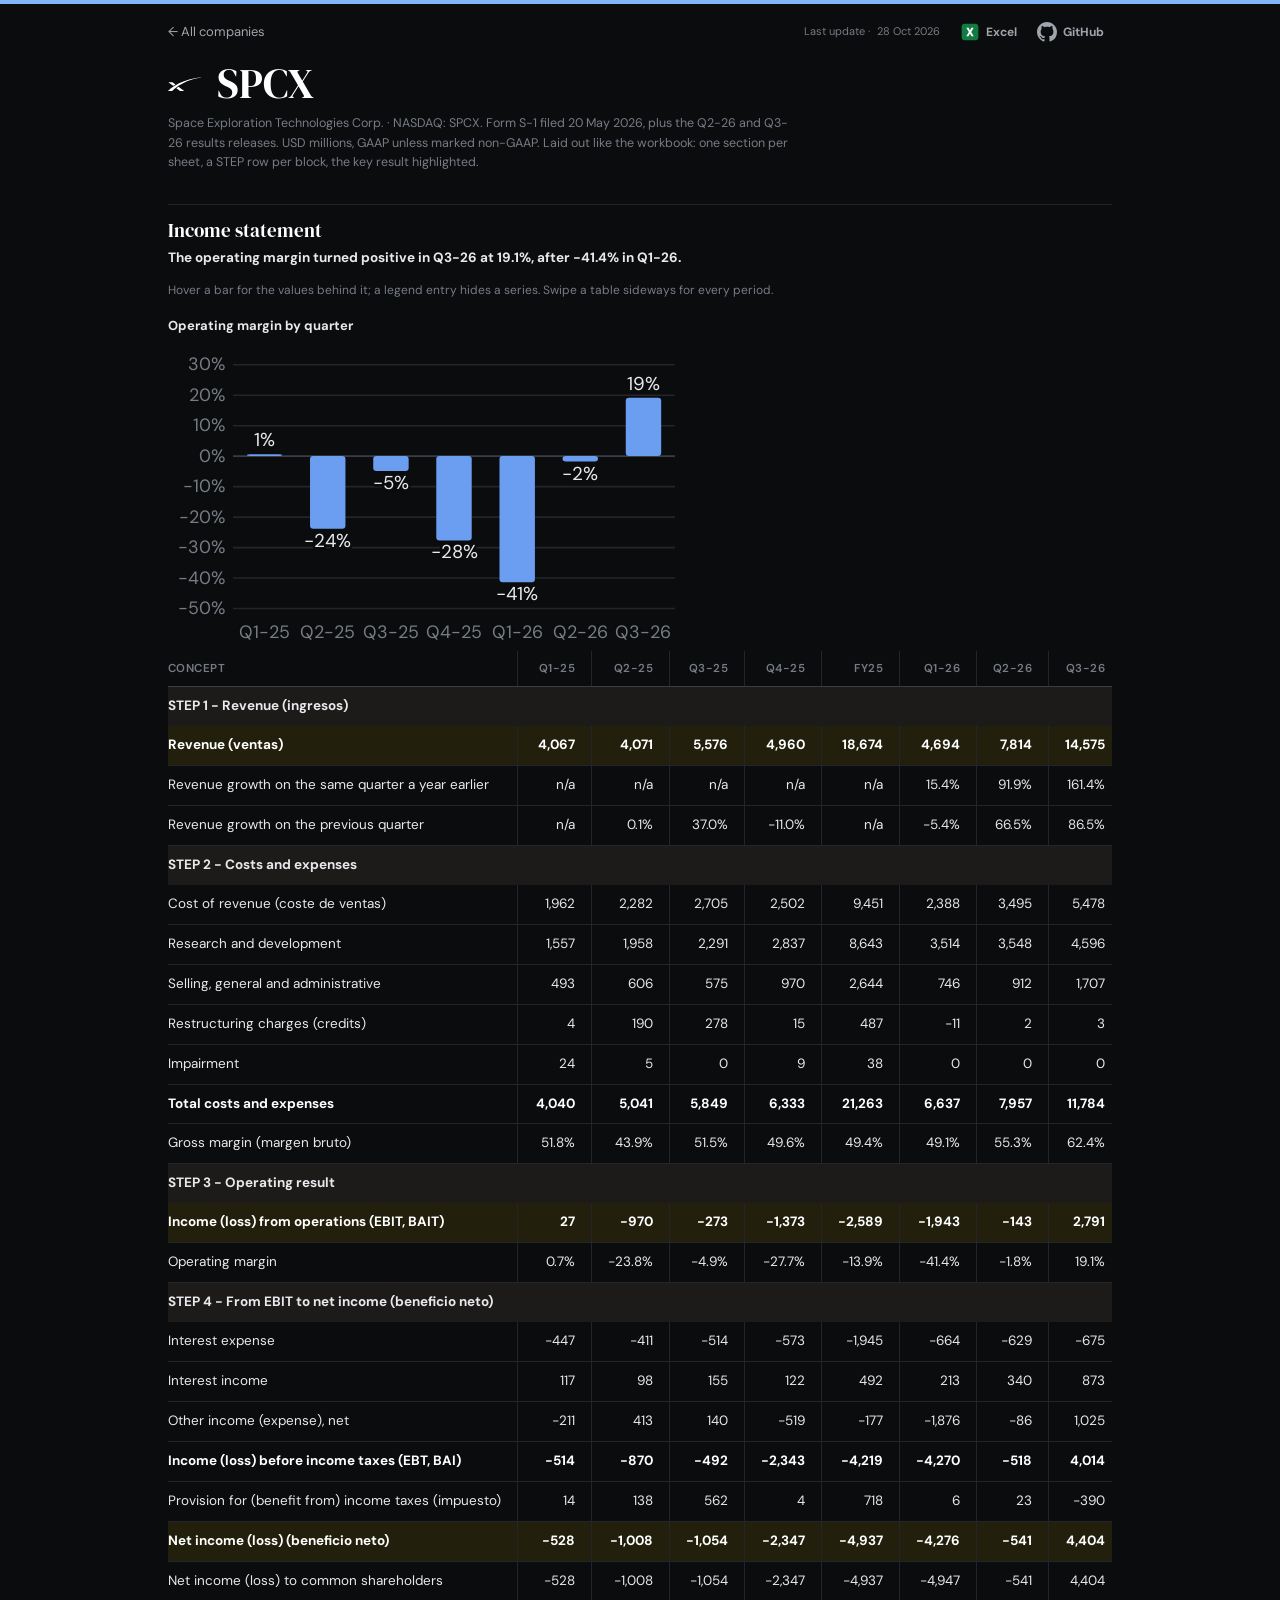
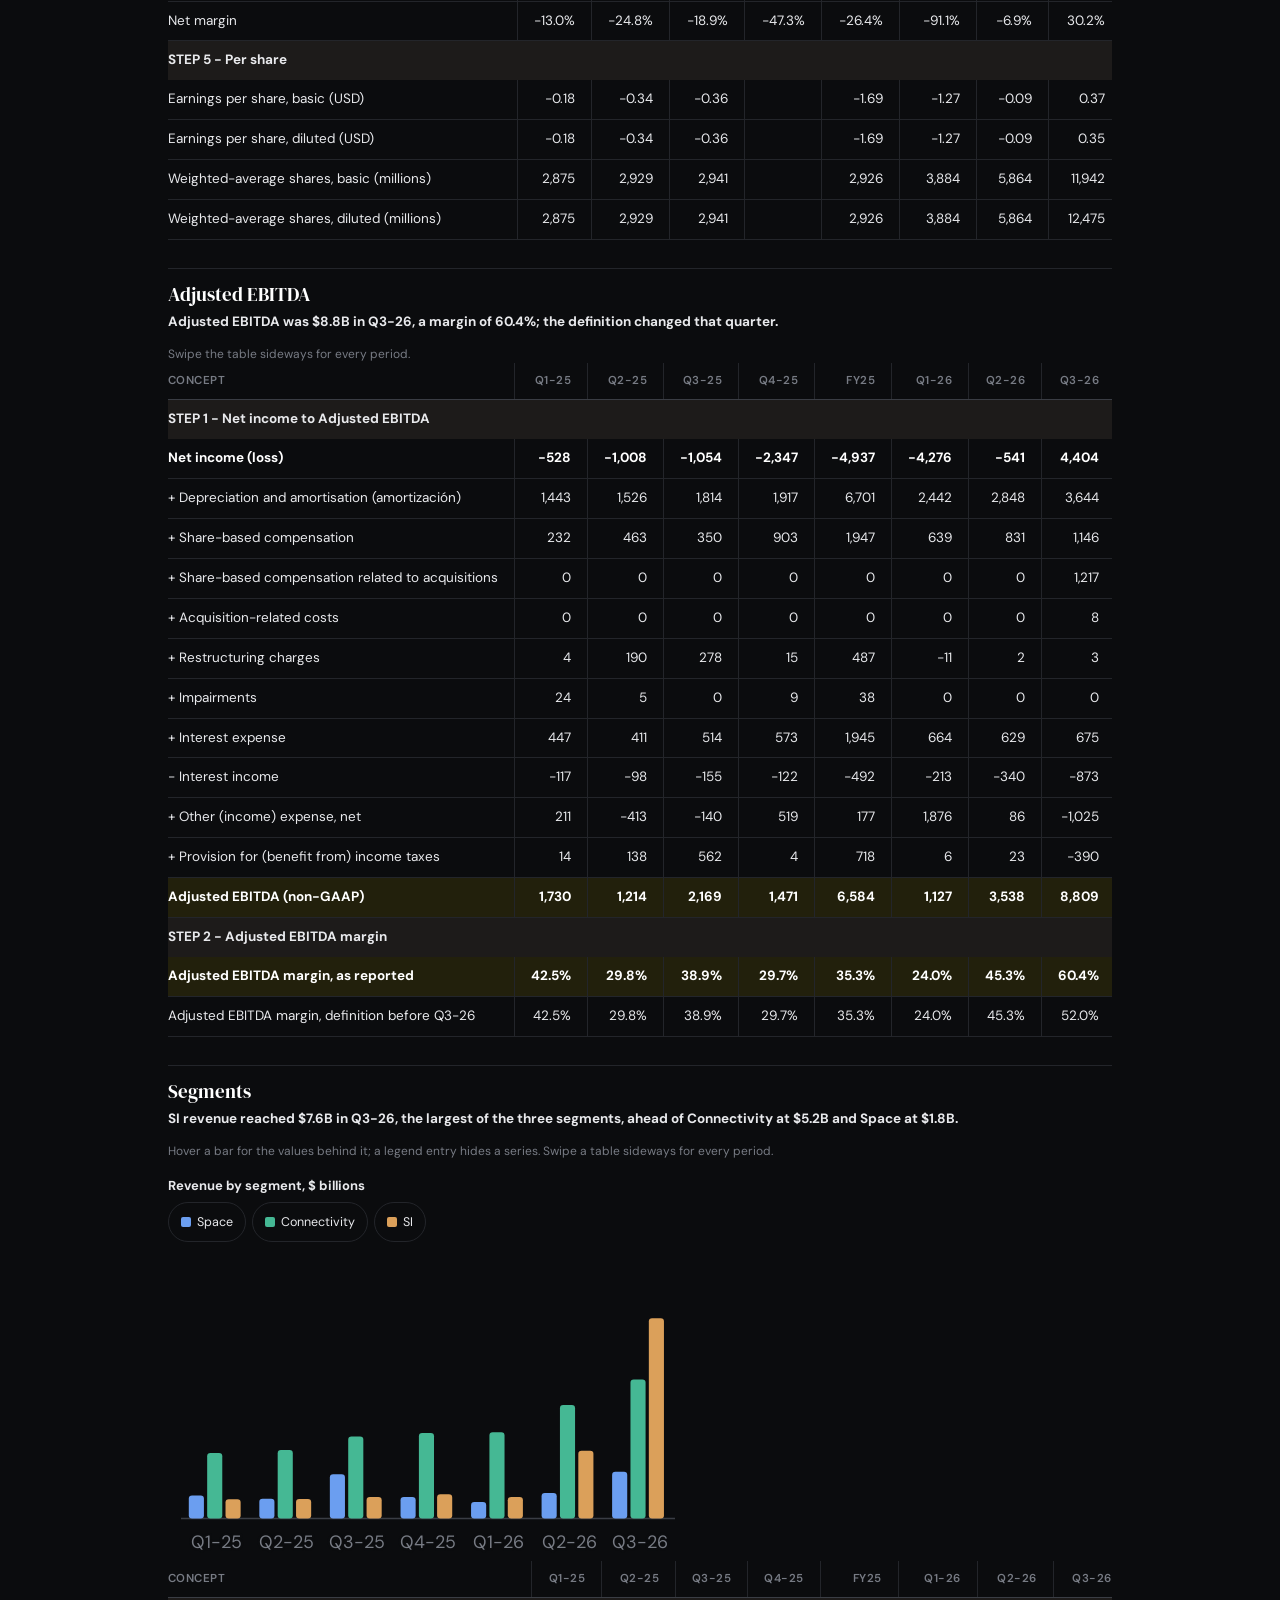
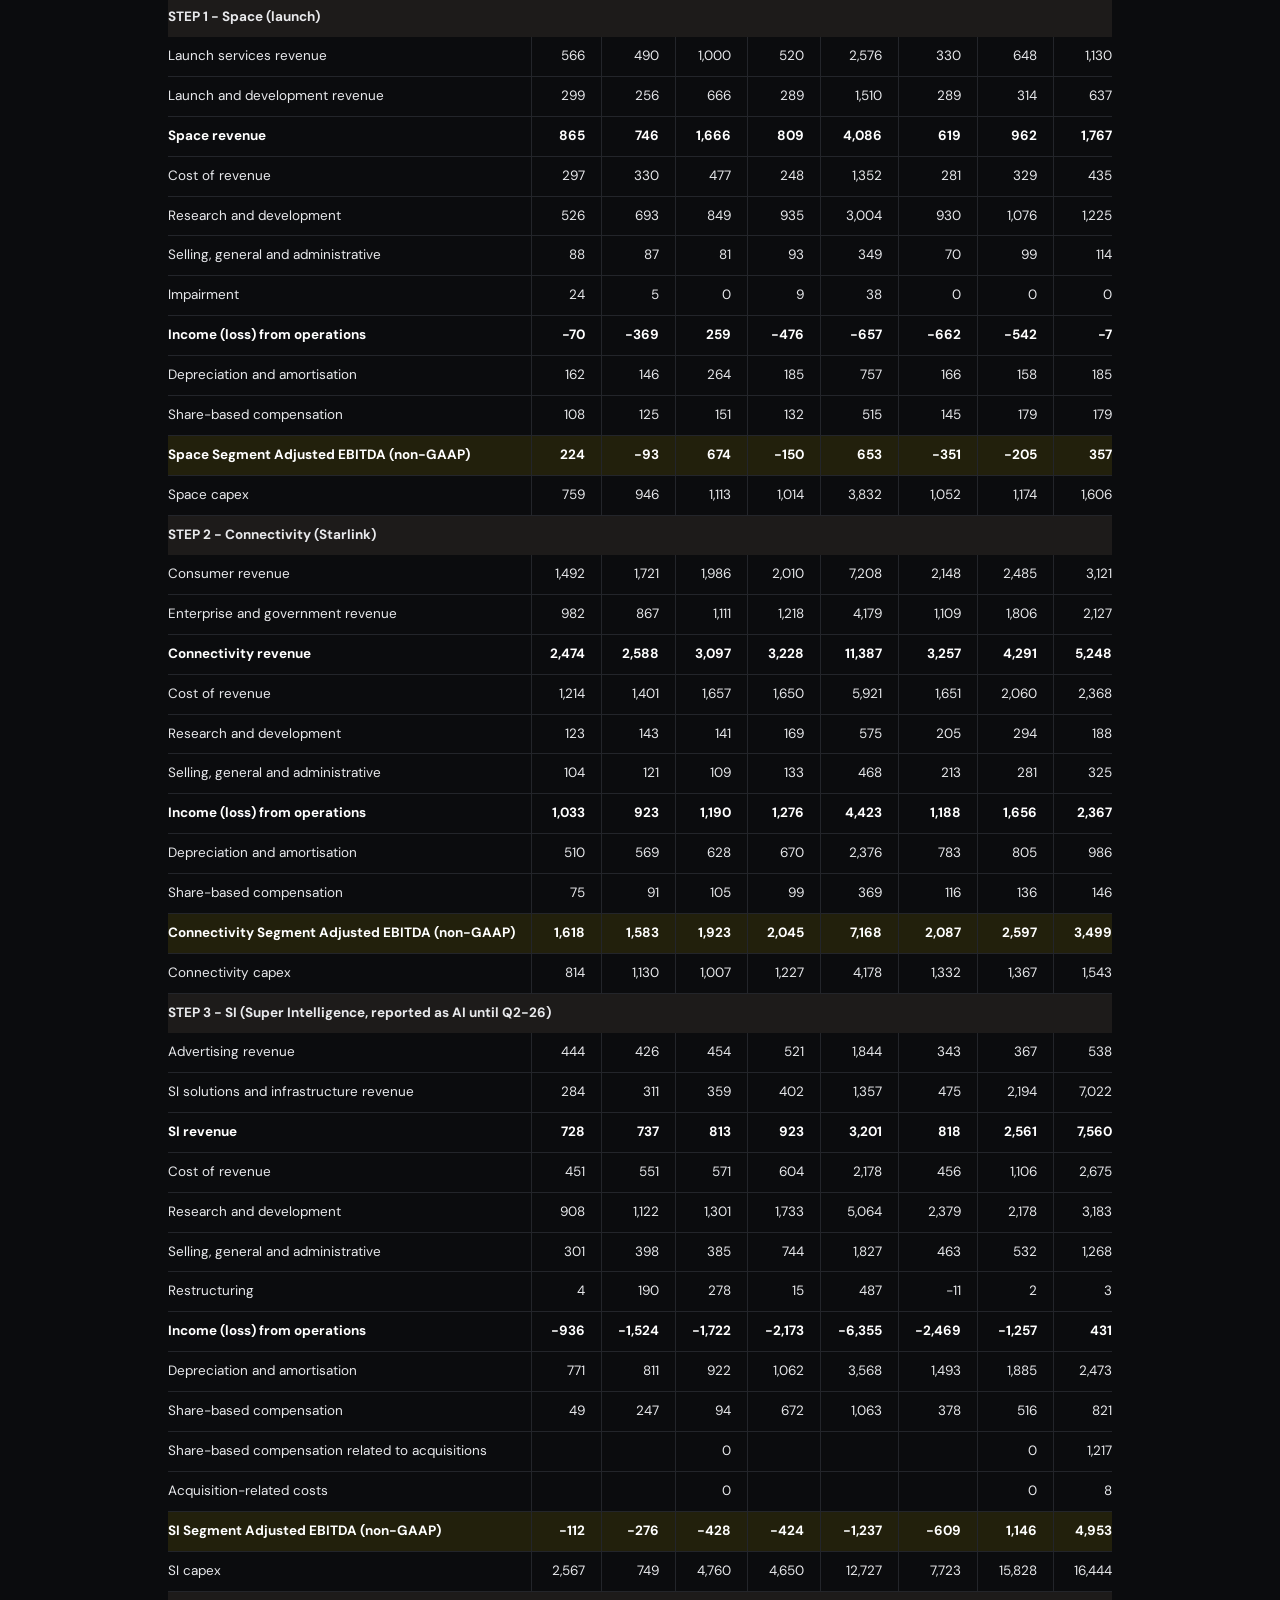
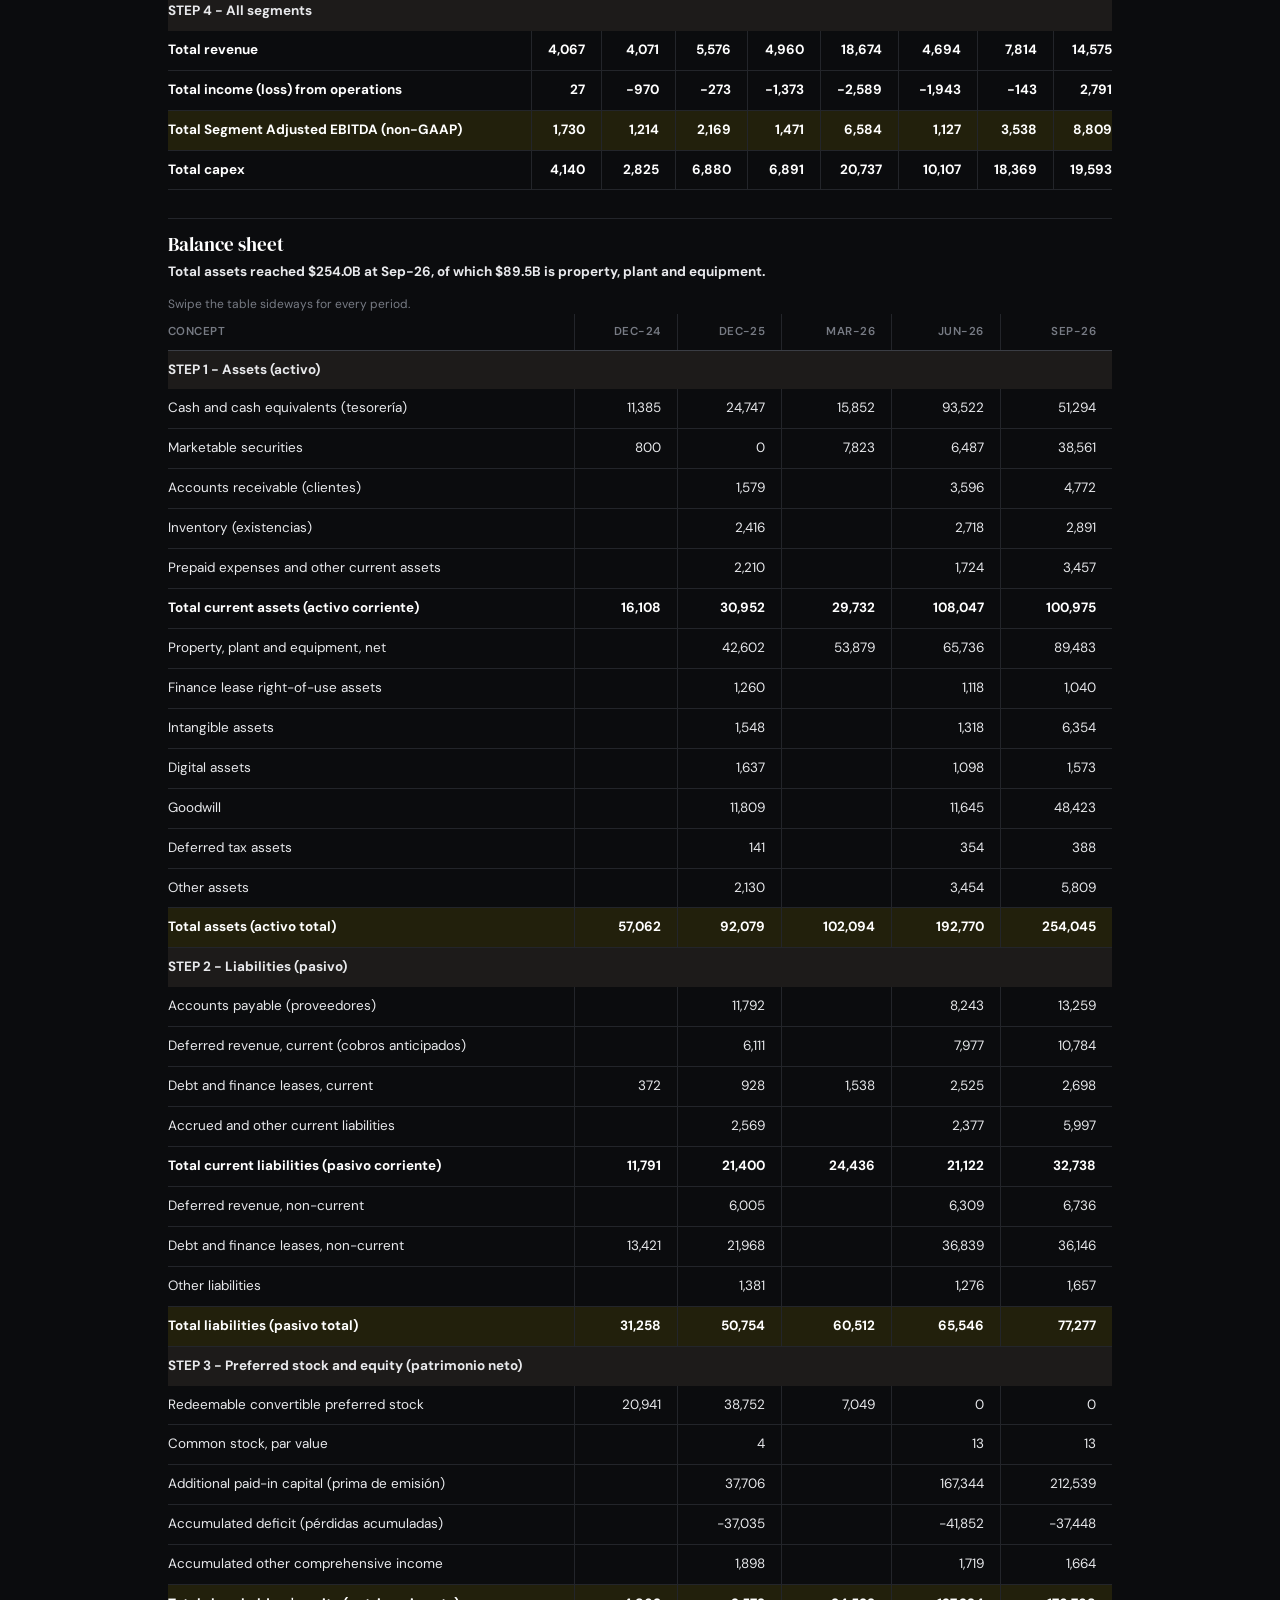
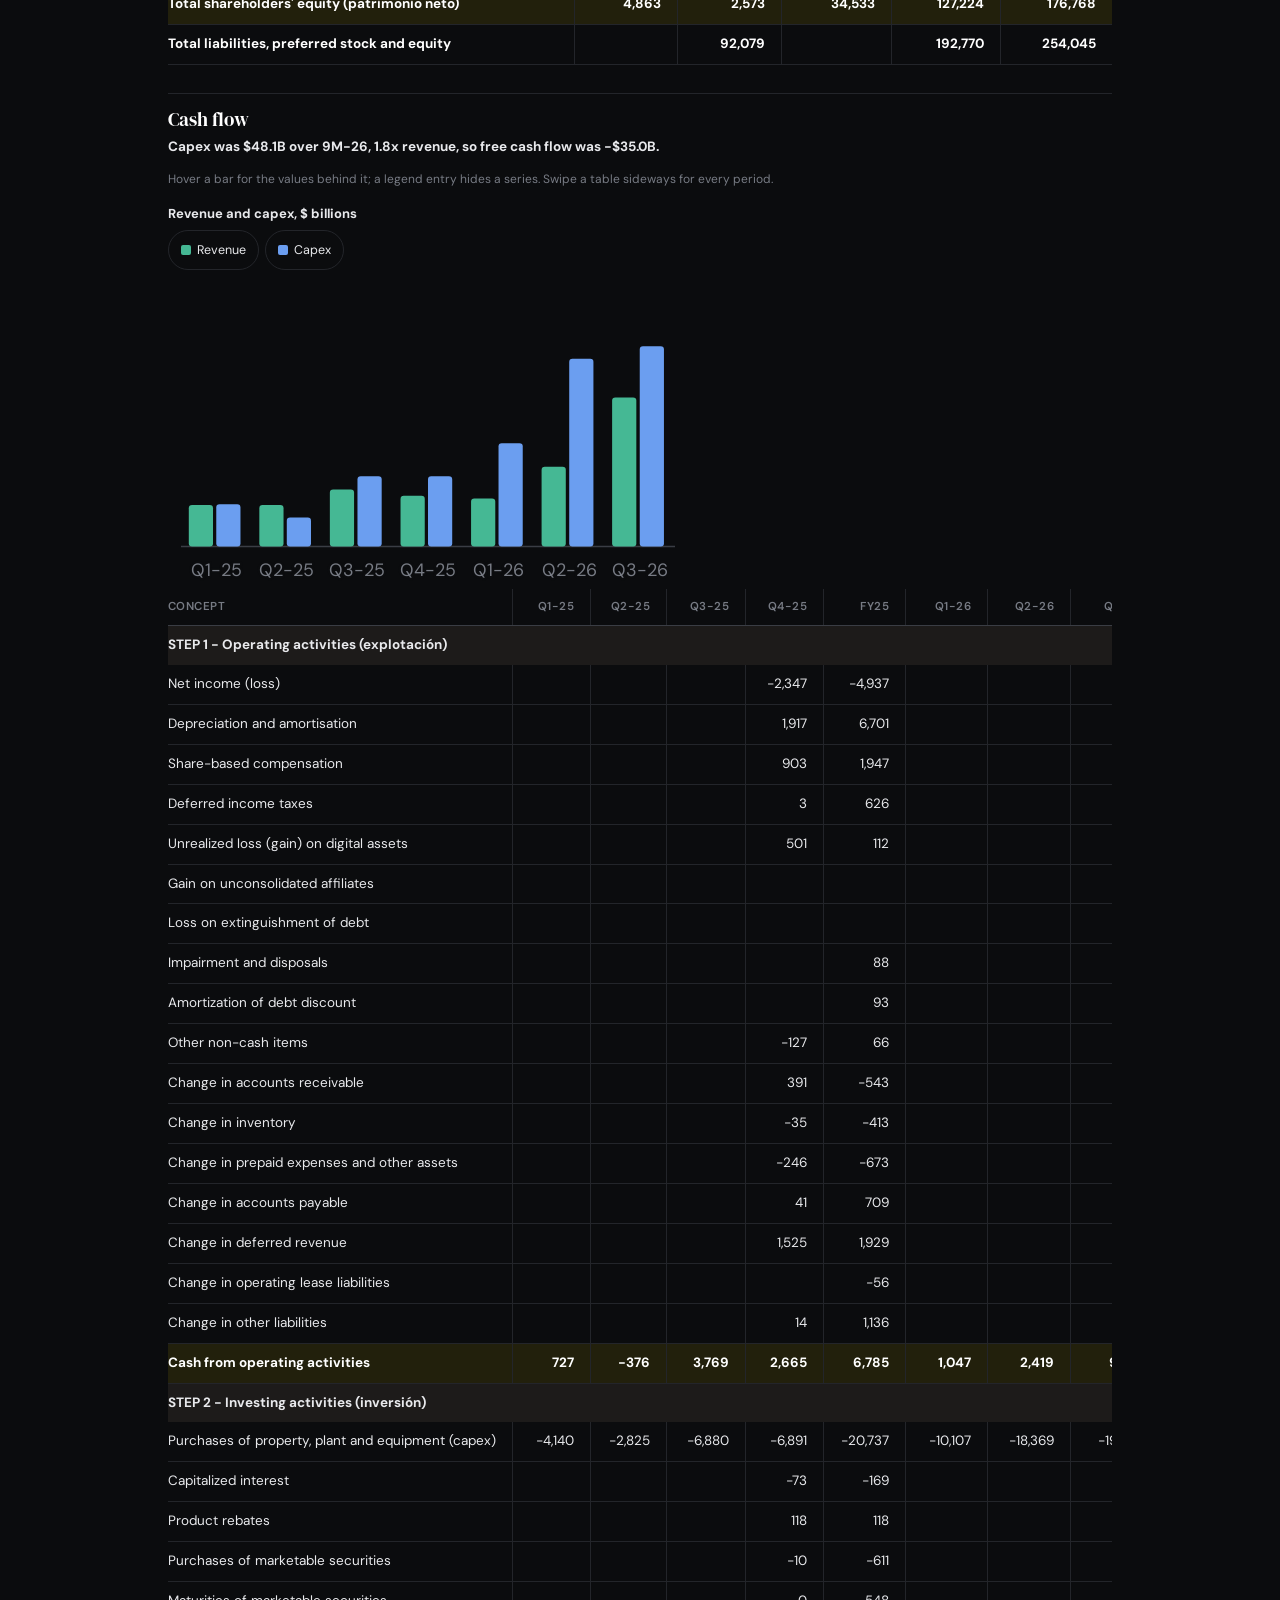
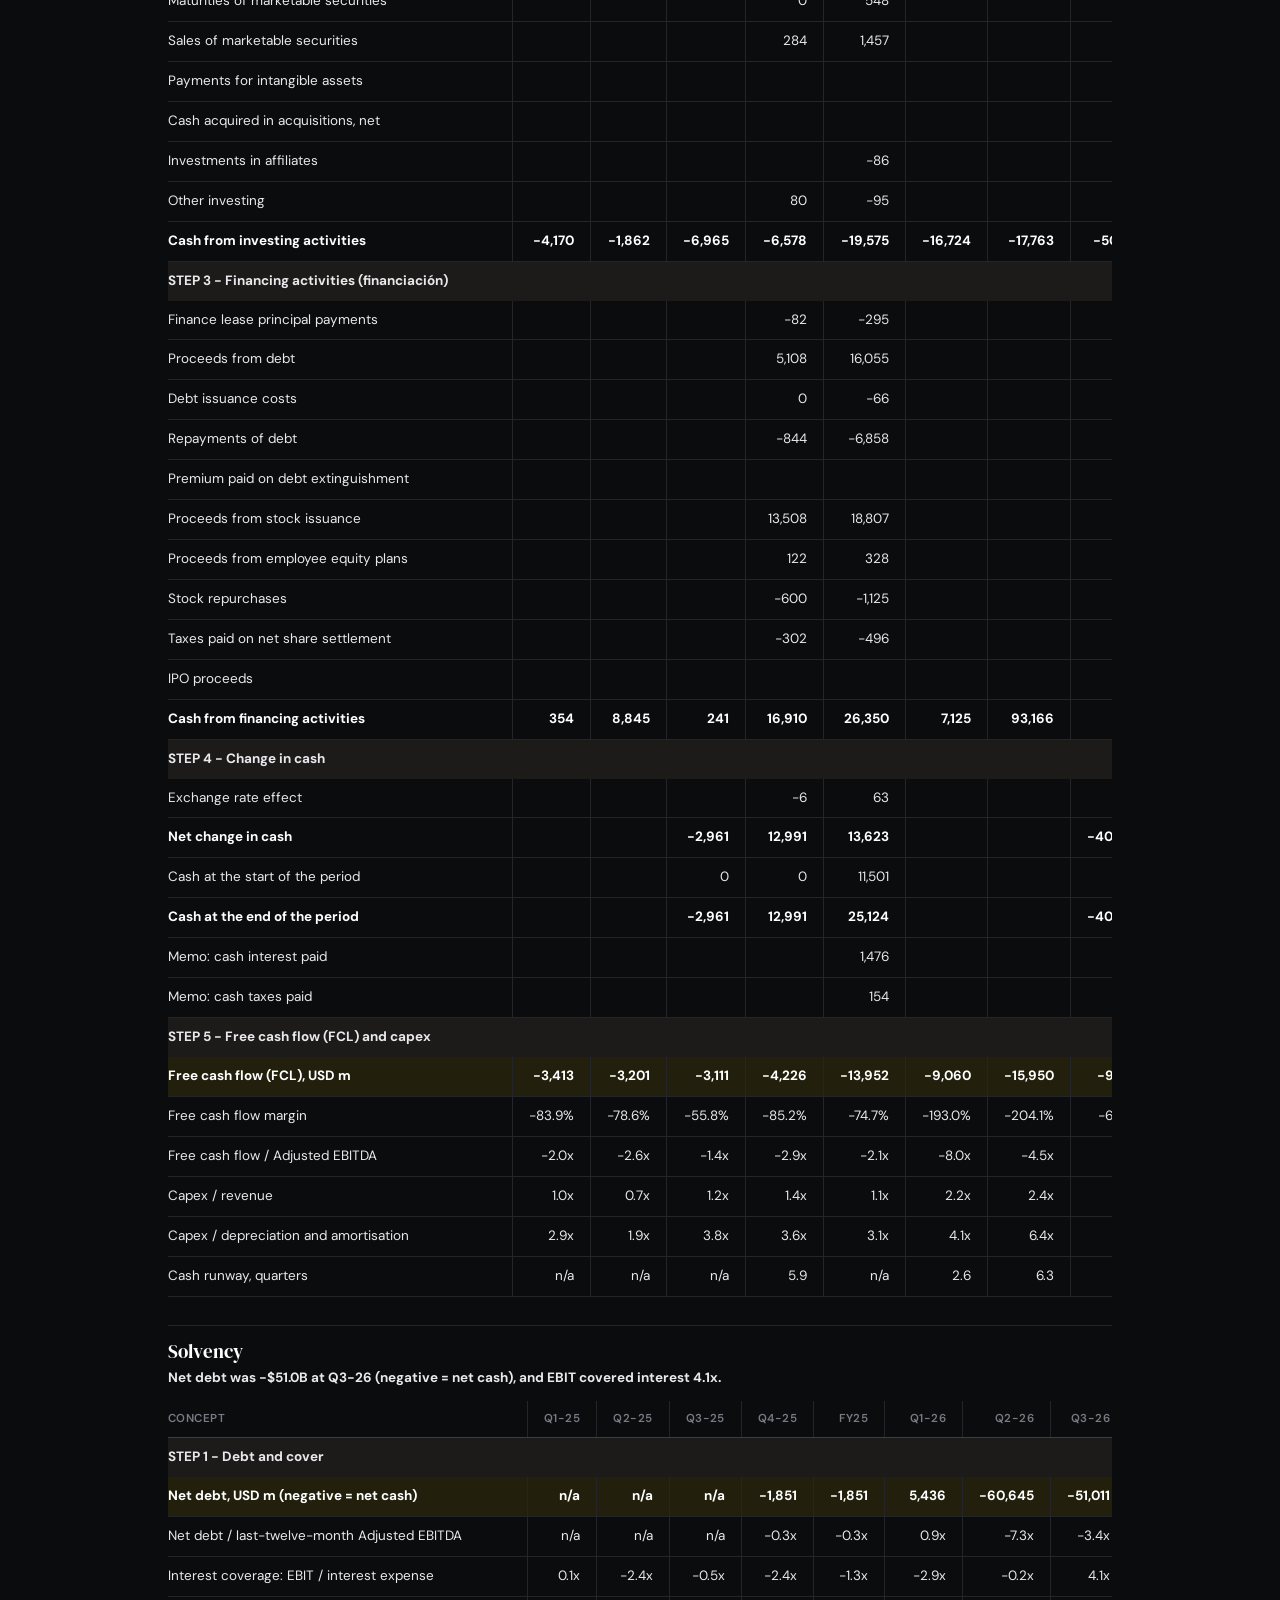
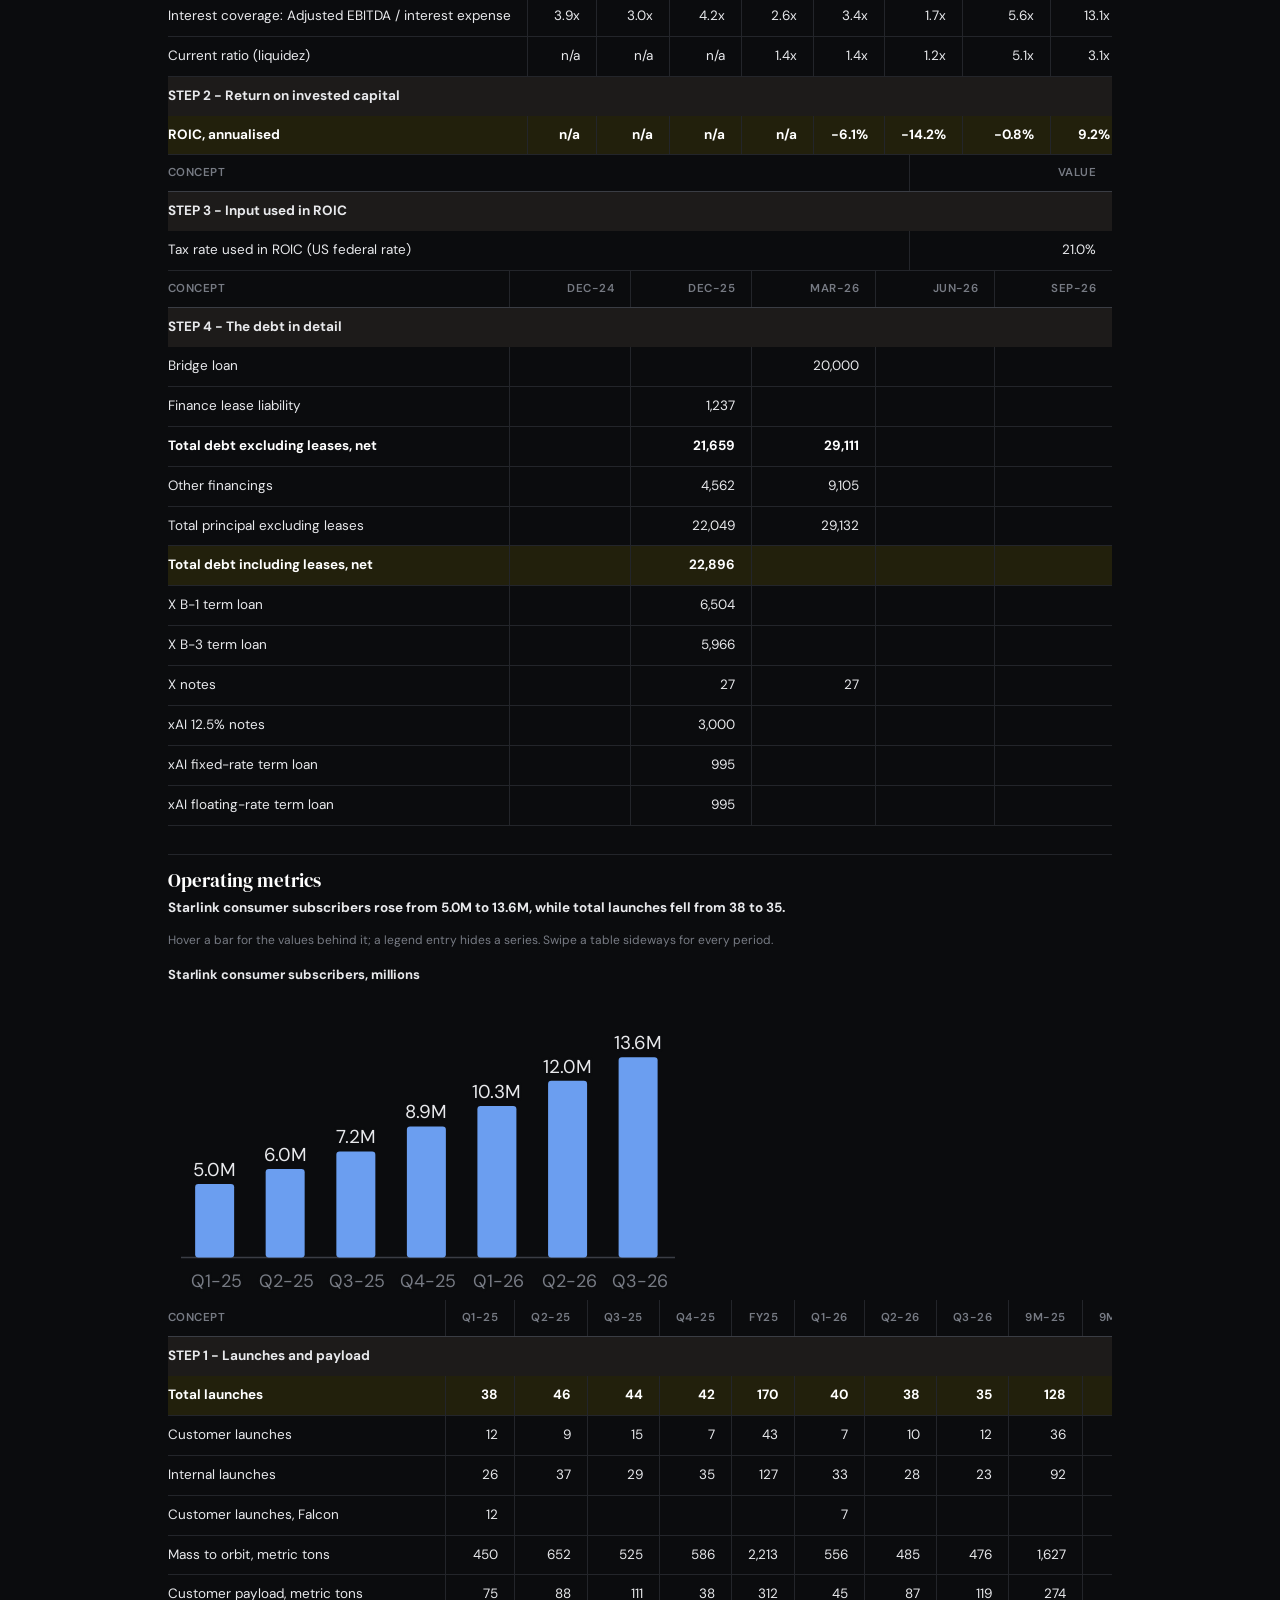
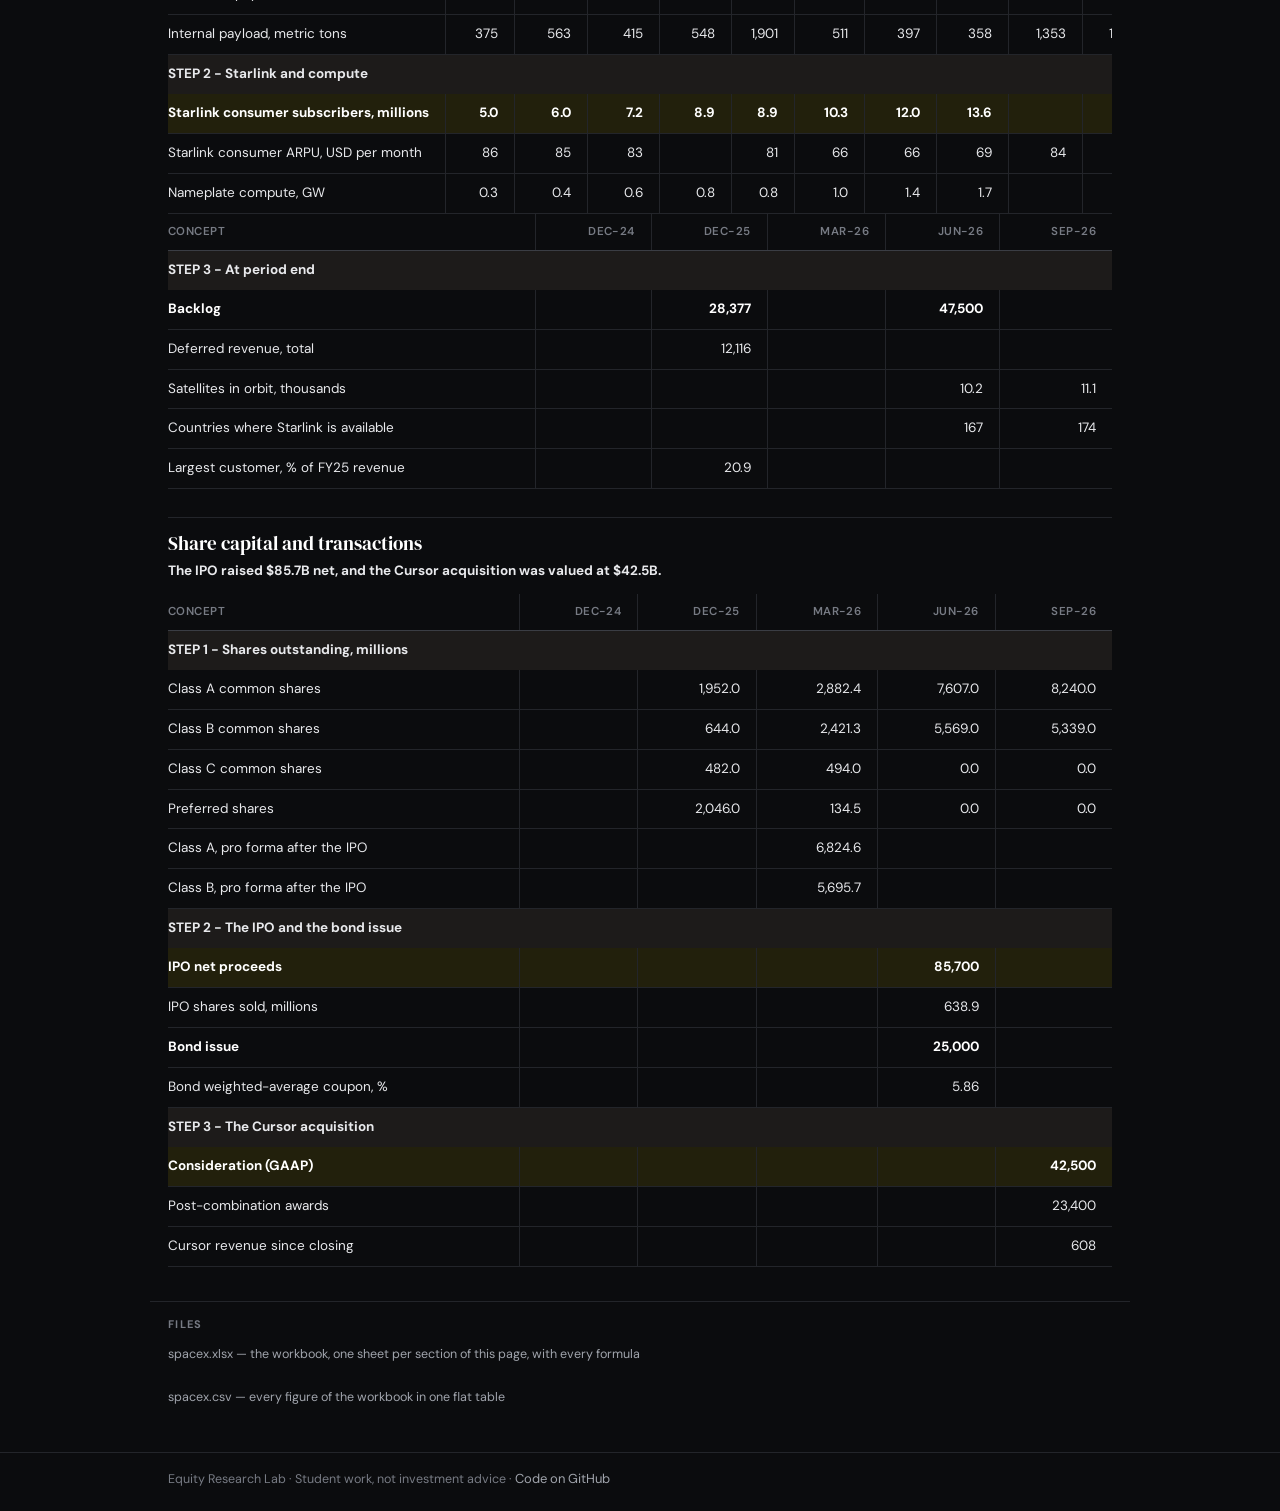
<file: SpaceX/index.html>
<!doctype html><html lang="en"><head>
<meta charset="utf-8">
<meta name="viewport" content="width=device-width, initial-scale=1, viewport-fit=cover">
<title>Space Exploration Technologies</title>
<link rel="preconnect" href="https://fonts.googleapis.com"><link rel="preconnect" href="https://fonts.gstatic.com" crossorigin>
<link href="https://fonts.googleapis.com/css2?family=DM+Serif+Display&family=DM+Sans:wght@400;500;700&display=swap" rel="stylesheet">
<style>/* ---------------------------------------------------------------------------
   Shared style for every company page (inlined into <Company>/index.html at build time).

   The original data report, in the colours of the lab: the company name, the filing line,
   then one section per topic separated by a hairline, each a heading, one factual line and
   the chart or table. No colour band, no cards, no boxes, no commentary. Each company page
   overrides --accent after this file; that accent is the only colour on the page.
--------------------------------------------------------------------------- */

:root{
  color-scheme: dark;                      /* black page: tell the browser so scrollbars and form bits match */
  --accent:#6cc2d8;                        /* every page overrides this one token after this stylesheet */
  --page:#0b0c0e;                          /* the page black */
  --surface:#0b0c0e;                       /* same black, kept as a name for the pinned table column */
  --ink:#e8e9ec; --ink2:#a0a4ac; --muted:#777b84;
  --grid:#23252a;                          /* hairlines between table rows and between sections */
  --axis:#3a3d44;                          /* chart axes, a step brighter than the hairlines */
  --hl:#18191c;                            /* the row and column highlight on a table: solid, so the pinned
                                              first column never lets the scrolled numbers show through it */
  /* series colours for charts, chosen to read on black */
  --c1:#6b9ef0; --c2:#45b894; --c3:#dba05a; --c4:#ab8ae0; --c5:#e0788f;
  --dark:#9a9a9a; --light:#5c5c5c;
  /* tables laid out like the finance course workbooks: beige STEP rows and yellow key results,
     dimmed for a black page; solid colours so the pinned first column stays opaque */
  --step:#1d1b1a; --key:#22200c;
}

*{box-sizing:border-box}
html{-webkit-text-size-adjust:100%}
body{margin:0;background:var(--page);color:var(--ink);
  font:15px/1.55 "DM Sans",system-ui,-apple-system,"Segoe UI",Helvetica,Arial,sans-serif}
h1,h2,.kpi .v{font-family:"DM Serif Display",Georgia,serif;font-weight:400}
a{color:inherit}
.in{max-width:980px;margin:0 auto;
  padding:0 max(18px,env(safe-area-inset-right)) 0 max(18px,env(safe-area-inset-left))}

/* ---- header: a thin accent rule, the back link, the company, the filing line ---- */
/* the accent shows as a 4px line across the top of the page and nowhere else up here */
.band{border-top:4px solid var(--accent);padding:6px 0 4px}
.back{display:inline-flex;align-items:center;min-height:44px;color:var(--ink2);
  text-decoration:none;font-size:13px}
.back:hover,.back:focus-visible{color:var(--accent)}
/* "Last update": small and quiet in the top right corner, on the back link's line */
.band .in{position:relative}
.updated{position:absolute;top:0;right:max(18px,env(safe-area-inset-right));min-height:44px;
  display:flex;align-items:center;gap:4px;font-size:11px;color:var(--muted);white-space:nowrap}
/* the two icons after the date: Excel downloads the workbook, GitHub opens the code */
.ic{display:inline-flex;align-items:center;gap:6px;height:44px;padding:0 8px;border-radius:8px;
  color:var(--ink2);text-decoration:none;font-size:12px;font-weight:700}
.ic:first-of-type{margin-left:8px}
.ic svg{width:20px;height:20px;display:block;flex:none}
.ic.gh svg{fill:var(--ink2)}
.ic:hover,.ic:focus-visible{background:var(--hl)}
.ic:hover,.ic:focus-visible{color:var(--accent)}
.ic.gh:hover svg,.ic.gh:focus-visible svg{fill:var(--accent)}
h1{margin:6px 0 2px;color:#fff;font-size:clamp(32px,4.4vw,42px);line-height:1.1}   /* the company name carries the page, and it is what the homepage card preview shows */
h1 .logo{display:inline-block;width:.86em;height:.86em;margin-right:.3em;vertical-align:-.1em}   /* the logo of the company's main business, before its ticker */
h1 .logo svg{display:block;width:100%;height:100%}
.meta{margin:8px 0 0;font-size:12.5px;color:var(--muted);max-width:78ch}

/* ---- one flat section per topic, separated by a hairline ---- */
.panel{border-top:1px solid var(--grid);padding-top:14px;margin-top:28px}
h2{margin:0 0 6px;font-size:19px;line-height:1.2;color:#fff;border:0;padding:0}
/* the one factual line under the heading: the same job the old <h3> headline did */
.dek{margin:0 0 12px;font-size:13.5px;font-weight:700;color:var(--ink)}
h3{font-size:13px;margin:16px 0 6px;font-weight:700}
.note{font-size:12.5px;color:var(--ink2);margin:4px 0 0}
.hint{font-size:12px;color:var(--muted);margin:10px 0 0}

/* ---- references: quiet and small, never a section of their own ---- */
.refs{max-width:980px;margin:34px auto 0;border-top:1px solid var(--grid);
  padding:14px max(18px,env(safe-area-inset-right)) 0 max(18px,env(safe-area-inset-left))}
.refs .lbl{display:block;margin:0 0 2px;font-size:11px;font-weight:700;letter-spacing:.12em;
  text-transform:uppercase;color:var(--muted)}
.refs ul{list-style:none;margin:0;padding:0}
.refs li{font-size:12.5px;color:var(--muted)}
/* block, not flex: a reference line may hold several spans and must stay one sentence */
.refs a{display:block;min-height:40px;padding:10px 0;color:var(--ink2);text-decoration:none}
.refs a:hover,.refs a:focus-visible{color:var(--accent);text-decoration:underline}

/* ---- layout helpers ---- */
.two{display:grid;grid-template-columns:1fr 1fr;gap:24px}
.two>div{min-width:0}

/* ---- legends (tap or click an entry to hide that series) ---- */
.leg{display:flex;flex-wrap:wrap;gap:6px;margin:2px 0 10px}
.leg button{display:inline-flex;align-items:center;gap:6px;min-height:40px;padding:0 12px;
  font:12.5px/1 "DM Sans",system-ui,Helvetica,Arial,sans-serif;color:var(--ink);
  background:transparent;border:1px solid var(--grid);border-radius:999px;cursor:pointer}
.leg button:hover,.leg button:focus-visible{border-color:var(--accent);outline:none}
.leg button[aria-pressed="false"]{color:var(--muted);text-decoration:line-through}
.leg button[aria-pressed="false"] i{opacity:.3}
.leg i{width:10px;height:3px;border-radius:2px;display:inline-block}
.leg i.sq{height:10px}

/* ---- tooltip: the page colours, never a white box on a black page ---- */
.tip{position:fixed;z-index:10;display:none;pointer-events:none;
  background:#14161b;border:1px solid var(--axis);border-radius:8px;
  box-shadow:0 8px 26px rgba(0,0,0,.6);padding:8px 11px;
  font:12.5px/1.5 "DM Sans",system-ui,Helvetica,Arial,sans-serif;color:var(--ink);min-width:170px}
.tip .th{font-weight:700;margin-bottom:2px}
.tip div i{display:inline-block;width:8px;height:8px;border-radius:2px;margin-right:6px}
.tip b{float:right;margin-left:14px;font-variant-numeric:tabular-nums}
.tip .sum{border-top:1px solid var(--axis);margin-top:3px;padding-top:3px;font-weight:700}
.tip .mu{color:var(--muted);font-weight:400}

/* ---- charts: SVG drawn by the build script; colours come from the tokens above ---- */
svg{width:100%;height:auto;display:block}
/* A chart is drawn once at a fixed viewBox, so its labels grow with the box it is stretched into.
   Inside .two a chart lands near 460px and its 11.5-unit text reads at about 16px. A chart that
   fills the whole column would be stretched to ~940px and the same text would come out at 30px,
   which is why the full-width charts are capped at the width their neighbours are drawn at. */
.panel>svg[data-chart]{max-width:520px}
/* the halo behind a chart label is the page black, so a label crossing a bar stays readable */
svg text{font-family:"DM Sans",system-ui,Helvetica,Arial,sans-serif;paint-order:stroke;
  stroke:var(--page);stroke-width:3px;stroke-linejoin:round}
.lbl{font-size:11.5px;fill:var(--ink)}
.ax{font-size:11px;fill:var(--muted)}
.ax2{font-size:11px;fill:var(--ink2)}
svg[data-chart]{cursor:crosshair;touch-action:pan-y;outline:none}   /* pan-y: a finger still scrolls the page */
svg[data-chart]:focus-visible{outline:2px solid var(--accent);outline-offset:3px}
svg.hov .mk{opacity:.35}
svg.hov .mk.on{opacity:1}
.mk{transition:opacity .12s}
.dot{transition:r .12s}
.dot.on{r:5.2}
.cross{display:none;pointer-events:none}

/* ---- tables: hovering a cell highlights its row and its column ---- */
.tw{overflow-x:auto;-webkit-overflow-scrolling:touch}
table{width:100%;border-collapse:collapse;font-size:13.5px;font-variant-numeric:tabular-nums}
th{text-align:right;font-weight:600;color:var(--muted);font-size:11.5px;text-transform:uppercase;
  letter-spacing:.04em;border-bottom:1px solid var(--axis);padding:9px 16px;white-space:nowrap}
td{text-align:right;padding:9px 16px;border-bottom:1px solid var(--grid);white-space:nowrap}
/* a faint line between columns, so each cell reads as its own, as in a spreadsheet */
td+td,th+th{border-left:1px solid var(--grid)}
th:first-child,td:first-child{text-align:left;position:sticky;left:0;background:var(--page);padding-left:0}
td:first-child{white-space:nowrap;min-width:150px}   /* as in Excel: the column takes its longest label, every row one line */
tr.b td{font-weight:700;color:#fff}
tr.sub td{font-weight:700;color:var(--ink2);padding-top:14px;border-bottom:none;background:var(--page)}
/* the hover cross; it switches off while a cell is selected (body.has-sel), so only one thing is lit */
body:not(.has-sel) tbody tr:not(.sub):hover td,td.xcol{background:var(--hl)}
/* Excel-style selection (report.js): the clicked cell gets a solid outline in the page accent, its row
   and column keep the highlight, and the arrow keys move it */
.tw td{cursor:cell}
td.scol,td.srow{background:var(--hl)}
td.sel{outline:2px solid var(--accent);outline-offset:-2px;background:var(--hl);color:#fff}
/* course layout: a STEP row opens each block, the key result of the step is bold on dim yellow,
   and the last column says in words how each calculated line is made */
tr.step td{color:var(--ink);background:var(--step);padding-top:9px;padding-bottom:9px}
/* a STEP row is one cell across the whole table: pinning that cell cut its title when the table scrolled,
   so the cell scrolls and only its title stays pinned at the left edge */
tr.step td{position:static}
tr.step td>span{position:sticky;left:0;display:inline-block;background:var(--step);padding-right:8px}
tr.k td{font-weight:700;color:#fff;background:var(--key)}
th.fx,td.fx{text-align:left;color:var(--muted);font-size:12px;white-space:nowrap;min-width:160px}
td.fx,tr.k td.fx,tr.b td.fx{font-style:italic;font-weight:400;color:var(--muted)}   /* the formula stays quiet, even on a key row */
/* the pages show only the labels and the numbers: the Formula column stays in the workbook, not on the page */
th.fx,td.fx{display:none}
.basis{color:var(--muted);font-size:11.5px;font-weight:400}

ul{margin:4px 0;padding-left:18px}
li{margin-bottom:3px}

footer{margin-top:34px;border-top:1px solid var(--grid);color:var(--muted);font-size:12.5px}
footer .in{padding-top:16px;padding-bottom:22px}
/* padding + negative margin: a finger-sized tap target that still looks like inline text */
footer a{color:var(--ink2);display:inline-block;padding:12px 4px;margin:-12px -4px}
footer a:hover{color:var(--accent)}

@media (max-width:720px){
  .kpis{grid-template-columns:1fr 1fr;gap:12px 14px}
  h2{font-size:21px}
}
@media (max-width:640px){
  .two,.gloss{grid-template-columns:1fr;gap:18px}
  th,td{padding:8px 10px;font-size:12.5px}
  /* on a phone the corner (date, Excel, GitHub) takes its own line under the back link, so nothing overlaps */
  .updated{position:static;margin:-6px 0 0 -8px}
  .updated .lu{display:inline}
  th{white-space:normal}
  /* on a phone the pinned label column may wrap: one-line labels would cover most of a 360px screen */
  td:first-child{min-width:120px;white-space:normal;max-width:170px}
}

:root{--accent:#82b6f8}</style>
</head><body>
<header class="band"><div class="in">
<a class="back" href="../index.html">&larr; All companies</a>
<span class="updated"><span class="lu">Last update &middot;&nbsp;</span><span data-static="1">28 Oct 2026</span><a class="ic xl" href="spacex.xlsx" download aria-label="Download the Excel workbook" title="Download the Excel workbook"><svg viewBox="0 0 24 24" aria-hidden="true"><rect x="2" y="2" width="20" height="20" rx="4" fill="#107c41"/><path d="M7.6 7h2.7l1.7 3.1L13.7 7h2.7l-3 5 3.1 5h-2.7l-1.8-3.2-1.8 3.2H7.5l3.1-5z" fill="#fff"/></svg><span>Excel</span></a><a class="ic gh" href="https://github.com/ManuCem/Equity-Research-Lab" aria-label="View the code on GitHub" title="View the code on GitHub"><svg viewBox="0 0 16 16" aria-hidden="true"><path d="M8 0C3.58 0 0 3.58 0 8c0 3.54 2.29 6.53 5.47 7.59.4.07.55-.17.55-.38 0-.19-.01-.82-.01-1.49-2.01.37-2.53-.49-2.69-.94-.09-.23-.48-.94-.82-1.13-.28-.15-.68-.52-.01-.53.63-.01 1.08.58 1.23.82.72 1.21 1.87.87 2.33.66.07-.52.28-.87.51-1.07-1.78-.2-3.64-.89-3.64-3.95 0-.87.31-1.59.82-2.15-.08-.2-.36-1.02.08-2.12 0 0 .67-.21 2.2.82.64-.18 1.32-.27 2-.27.68 0 1.36.09 2 .27 1.53-1.04 2.2-.82 2.2-.82.44 1.1.16 1.92.08 2.12.51.56.82 1.27.82 2.15 0 3.07-1.87 3.75-3.65 3.95.29.25.54.73.54 1.48 0 1.07-.01 1.93-.01 2.2 0 .21.15.46.55.38A8.013 8.013 0 0016 8c0-4.42-3.58-8-8-8z"/></svg><span>GitHub</span></a></span>
<h1 aria-label="Space Exploration Technologies Corp. (SPCX)"><span class="logo"><svg viewBox="0 0 24 24" aria-hidden="true" focusable="false"><path fill="currentColor" d="M24 7.417C8.882 8.287 1.89 14.75.321 16.28L0 16.583h2.797C10.356 9.005 21.222 7.663 24 7.417zm-17.046 6.35c-.472.321-.945.68-1.398 1.02l2.457 1.796h2.778zM2.948 10.8H.189l3.25 2.381c.473-.321 1.02-.661 1.512-.945Z"/></svg></span>SPCX</h1>
<p class="meta">Space Exploration Technologies Corp. &middot; NASDAQ: SPCX. Form S-1 filed <span data-static="1">20 May 2026</span>, plus the
Q2-26 and Q3-26 results releases. USD millions, GAAP unless marked non-GAAP. Laid out like the workbook: one section
per sheet, a STEP row per block, the key result highlighted.</p>
</div></header>
<main class="in">
<section class="panel"><h2>Income statement</h2>
<p class="dek">The operating margin turned positive in Q3-26 at <span data-ref="1 Income statement!I19" data-fmt="pct1">19.1%</span>, after <span data-ref="1 Income statement!G19" data-fmt="pct1">−41.4%</span> in Q1-26.</p>
<p class="hint"><span class="hovertap">Hover</span> a bar for the values behind it; a legend entry hides a series. Swipe a table sideways for every period.</p><h3>Operating margin by quarter</h3>
<svg viewBox="0 0 320 190" data-chart="mgn" tabindex="0" role="img" aria-label="GAAP operating margin by quarter, percent of revenue">
<line x1="40" x2="312" y1="164.0" y2="164.0" stroke="var(--grid)" stroke-width="1"/>
<text x="35" y="167.5" text-anchor="end" class="ax"><tspan data-static="1">−50%</tspan></text>
<line x1="40" x2="312" y1="145.2" y2="145.2" stroke="var(--grid)" stroke-width="1"/>
<text x="35" y="148.8" text-anchor="end" class="ax"><tspan data-static="1">−40%</tspan></text>
<line x1="40" x2="312" y1="126.5" y2="126.5" stroke="var(--grid)" stroke-width="1"/>
<text x="35" y="130.0" text-anchor="end" class="ax"><tspan data-static="1">−30%</tspan></text>
<line x1="40" x2="312" y1="107.8" y2="107.8" stroke="var(--grid)" stroke-width="1"/>
<text x="35" y="111.2" text-anchor="end" class="ax"><tspan data-static="1">−20%</tspan></text>
<line x1="40" x2="312" y1="89.0" y2="89.0" stroke="var(--grid)" stroke-width="1"/>
<text x="35" y="92.5" text-anchor="end" class="ax"><tspan data-static="1">−10%</tspan></text>
<line x1="40" x2="312" y1="70.2" y2="70.2" stroke="var(--axis)" stroke-width="1"/>
<text x="35" y="73.8" text-anchor="end" class="ax"><tspan data-static="1">0%</tspan></text>
<line x1="40" x2="312" y1="51.5" y2="51.5" stroke="var(--grid)" stroke-width="1"/>
<text x="35" y="55.0" text-anchor="end" class="ax"><tspan data-static="1">10%</tspan></text>
<line x1="40" x2="312" y1="32.8" y2="32.8" stroke="var(--grid)" stroke-width="1"/>
<text x="35" y="36.2" text-anchor="end" class="ax"><tspan data-static="1">20%</tspan></text>
<line x1="40" x2="312" y1="14.0" y2="14.0" stroke="var(--grid)" stroke-width="1"/>
<text x="35" y="17.5" text-anchor="end" class="ax"><tspan data-static="1">30%</tspan></text>
<line class="cross" x1="0" x2="0" y1="14" y2="164" stroke="var(--muted)" stroke-width="1" stroke-dasharray="3 3"/>
<g class="s2">
<rect class="mk" data-i="0" x="48.5" y="69.0" width="21.8" height="1.2" rx="2" fill="var(--c1)"/>
<text x="59.4" y="64.0" text-anchor="middle" class="lbl"><tspan data-ref="1 Income statement!B19" data-fmt="pct0">1%</tspan></text>
<rect class="mk" data-i="1" x="87.4" y="70.2" width="21.8" height="44.7" rx="2" fill="var(--c1)"/>
<text x="98.3" y="125.9" text-anchor="middle" class="lbl"><tspan data-ref="1 Income statement!C19" data-fmt="pct0">−24%</tspan></text>
<rect class="mk" data-i="2" x="126.3" y="70.2" width="21.8" height="9.2" rx="2" fill="var(--c1)"/>
<text x="137.1" y="90.4" text-anchor="middle" class="lbl"><tspan data-ref="1 Income statement!D19" data-fmt="pct0">−5%</tspan></text>
<rect class="mk" data-i="3" x="165.1" y="70.2" width="21.8" height="51.9" rx="2" fill="var(--c1)"/>
<text x="176.0" y="133.2" text-anchor="middle" class="lbl"><tspan data-ref="1 Income statement!E19" data-fmt="pct0">−28%</tspan></text>
<rect class="mk" data-i="4" x="204.0" y="70.2" width="21.8" height="77.6" rx="2" fill="var(--c1)"/>
<text x="214.9" y="158.9" text-anchor="middle" class="lbl"><tspan data-ref="1 Income statement!G19" data-fmt="pct0">−41%</tspan></text>
<rect class="mk" data-i="5" x="242.8" y="70.2" width="21.8" height="3.4" rx="2" fill="var(--c1)"/>
<text x="253.7" y="84.7" text-anchor="middle" class="lbl"><tspan data-ref="1 Income statement!H19" data-fmt="pct0">−2%</tspan></text>
<rect class="mk" data-i="6" x="281.7" y="34.3" width="21.8" height="35.9" rx="2" fill="var(--c1)"/>
<text x="292.6" y="29.3" text-anchor="middle" class="lbl"><tspan data-ref="1 Income statement!I19" data-fmt="pct0">19%</tspan></text>
</g>
<text x="59.4" y="182" text-anchor="middle" class="ax"><tspan data-static="1">Q1-25</tspan></text>
<text x="98.3" y="182" text-anchor="middle" class="ax"><tspan data-static="1">Q2-25</tspan></text>
<text x="137.1" y="182" text-anchor="middle" class="ax"><tspan data-static="1">Q3-25</tspan></text>
<text x="176.0" y="182" text-anchor="middle" class="ax"><tspan data-static="1">Q4-25</tspan></text>
<text x="214.9" y="182" text-anchor="middle" class="ax"><tspan data-static="1">Q1-26</tspan></text>
<text x="253.7" y="182" text-anchor="middle" class="ax"><tspan data-static="1">Q2-26</tspan></text>
<text x="292.6" y="182" text-anchor="middle" class="ax"><tspan data-static="1">Q3-26</tspan></text>
</svg>
<div class="tw"><table><thead><tr><th><span data-static="1">Concept</span></th><th><span data-static="1">Q1-25</span></th><th><span data-static="1">Q2-25</span></th><th><span data-static="1">Q3-25</span></th><th><span data-static="1">Q4-25</span></th><th><span data-static="1">FY25</span></th><th><span data-static="1">Q1-26</span></th><th><span data-static="1">Q2-26</span></th><th><span data-static="1">Q3-26</span></th><th><span data-static="1">9M-25</span></th><th><span data-static="1">9M-26</span></th><th><span data-static="1">H1-25</span></th><th><span data-static="1">H1-26</span></th><th class="fx"><span data-static="1">Formula</span></th></tr></thead><tbody>
<tr class="sub step"><td colspan="14"><span data-static="1">STEP 1 - Revenue (ingresos)</span></td></tr>
<tr class="k"><td><span data-static="1">Revenue (ventas)</span></td><td><span data-ref="1 Income statement!B6" data-fmt="num0">4,067</span></td><td><span data-ref="1 Income statement!C6" data-fmt="num0">4,071</span></td><td><span data-ref="1 Income statement!D6" data-fmt="num0">5,576</span></td><td><span data-ref="1 Income statement!E6" data-fmt="num0">4,960</span></td><td><span data-ref="1 Income statement!F6" data-fmt="num0">18,674</span></td><td><span data-ref="1 Income statement!G6" data-fmt="num0">4,694</span></td><td><span data-ref="1 Income statement!H6" data-fmt="num0">7,814</span></td><td><span data-ref="1 Income statement!I6" data-fmt="num0">14,575</span></td><td><span data-ref="1 Income statement!J6" data-fmt="num0">13,714</span></td><td><span data-ref="1 Income statement!K6" data-fmt="num0">27,083</span></td><td><span data-ref="1 Income statement!L6" data-fmt="num0">8,138</span></td><td><span data-ref="1 Income statement!M6" data-fmt="num0">12,508</span></td><td class="fx"><span data-static="1">Q4-25: FY25-9M-25</span></td></tr>
<tr class=""><td><span data-static="1">Revenue growth on the same quarter a year earlier</span></td><td><span data-ref="1 Income statement!B7" data-fmt="pct1">n/a</span></td><td><span data-ref="1 Income statement!C7" data-fmt="pct1">n/a</span></td><td><span data-ref="1 Income statement!D7" data-fmt="pct1">n/a</span></td><td><span data-ref="1 Income statement!E7" data-fmt="pct1">n/a</span></td><td><span data-ref="1 Income statement!F7" data-fmt="pct1">n/a</span></td><td><span data-ref="1 Income statement!G7" data-fmt="pct1">15.4%</span></td><td><span data-ref="1 Income statement!H7" data-fmt="pct1">91.9%</span></td><td><span data-ref="1 Income statement!I7" data-fmt="pct1">161.4%</span></td><td></td><td><span data-ref="1 Income statement!K7" data-fmt="pct1">n/a</span></td><td></td><td></td><td class="fx"><span data-static="1">Revenue / revenue same quarter prior year - 1</span></td></tr>
<tr class=""><td><span data-static="1">Revenue growth on the previous quarter</span></td><td><span data-ref="1 Income statement!B8" data-fmt="pct1">n/a</span></td><td><span data-ref="1 Income statement!C8" data-fmt="pct1">0.1%</span></td><td><span data-ref="1 Income statement!D8" data-fmt="pct1">37.0%</span></td><td><span data-ref="1 Income statement!E8" data-fmt="pct1">−11.0%</span></td><td><span data-ref="1 Income statement!F8" data-fmt="pct1">n/a</span></td><td><span data-ref="1 Income statement!G8" data-fmt="pct1">−5.4%</span></td><td><span data-ref="1 Income statement!H8" data-fmt="pct1">66.5%</span></td><td><span data-ref="1 Income statement!I8" data-fmt="pct1">86.5%</span></td><td></td><td><span data-ref="1 Income statement!K8" data-fmt="pct1">n/a</span></td><td></td><td></td><td class="fx"><span data-static="1">Revenue / revenue prior quarter - 1</span></td></tr>
<tr class="sub step"><td colspan="14"><span data-static="1">STEP 2 - Costs and expenses</span></td></tr>
<tr class=""><td><span data-static="1">Cost of revenue (coste de ventas)</span></td><td><span data-ref="1 Income statement!B10" data-fmt="num0">1,962</span></td><td><span data-ref="1 Income statement!C10" data-fmt="num0">2,282</span></td><td><span data-ref="1 Income statement!D10" data-fmt="num0">2,705</span></td><td><span data-ref="1 Income statement!E10" data-fmt="num0">2,502</span></td><td><span data-ref="1 Income statement!F10" data-fmt="num0">9,451</span></td><td><span data-ref="1 Income statement!G10" data-fmt="num0">2,388</span></td><td><span data-ref="1 Income statement!H10" data-fmt="num0">3,495</span></td><td><span data-ref="1 Income statement!I10" data-fmt="num0">5,478</span></td><td><span data-ref="1 Income statement!J10" data-fmt="num0">6,949</span></td><td><span data-ref="1 Income statement!K10" data-fmt="num0">11,361</span></td><td><span data-ref="1 Income statement!L10" data-fmt="num0">4,244</span></td><td><span data-ref="1 Income statement!M10" data-fmt="num0">5,883</span></td><td class="fx"><span data-static="1">Q1-25: H1-25-Q2-25; Q4-25: FY25-9M-25; Q1-26: H1-26-Q2-26</span></td></tr>
<tr class=""><td><span data-static="1">Research and development</span></td><td><span data-ref="1 Income statement!B11" data-fmt="num0">1,557</span></td><td><span data-ref="1 Income statement!C11" data-fmt="num0">1,958</span></td><td><span data-ref="1 Income statement!D11" data-fmt="num0">2,291</span></td><td><span data-ref="1 Income statement!E11" data-fmt="num0">2,837</span></td><td><span data-ref="1 Income statement!F11" data-fmt="num0">8,643</span></td><td><span data-ref="1 Income statement!G11" data-fmt="num0">3,514</span></td><td><span data-ref="1 Income statement!H11" data-fmt="num0">3,548</span></td><td><span data-ref="1 Income statement!I11" data-fmt="num0">4,596</span></td><td><span data-ref="1 Income statement!J11" data-fmt="num0">5,806</span></td><td><span data-ref="1 Income statement!K11" data-fmt="num0">11,658</span></td><td><span data-ref="1 Income statement!L11" data-fmt="num0">3,515</span></td><td><span data-ref="1 Income statement!M11" data-fmt="num0">7,062</span></td><td class="fx"><span data-static="1">Q1-25: H1-25-Q2-25; Q4-25: FY25-9M-25; Q1-26: H1-26-Q2-26</span></td></tr>
<tr class=""><td><span data-static="1">Selling, general and administrative</span></td><td><span data-ref="1 Income statement!B12" data-fmt="num0">493</span></td><td><span data-ref="1 Income statement!C12" data-fmt="num0">606</span></td><td><span data-ref="1 Income statement!D12" data-fmt="num0">575</span></td><td><span data-ref="1 Income statement!E12" data-fmt="num0">970</span></td><td><span data-ref="1 Income statement!F12" data-fmt="num0">2,644</span></td><td><span data-ref="1 Income statement!G12" data-fmt="num0">746</span></td><td><span data-ref="1 Income statement!H12" data-fmt="num0">912</span></td><td><span data-ref="1 Income statement!I12" data-fmt="num0">1,707</span></td><td><span data-ref="1 Income statement!J12" data-fmt="num0">1,674</span></td><td><span data-ref="1 Income statement!K12" data-fmt="num0">3,365</span></td><td><span data-ref="1 Income statement!L12" data-fmt="num0">1,099</span></td><td><span data-ref="1 Income statement!M12" data-fmt="num0">1,658</span></td><td class="fx"><span data-static="1">Q1-25: H1-25-Q2-25; Q4-25: FY25-9M-25; Q1-26: H1-26-Q2-26</span></td></tr>
<tr class=""><td><span data-static="1">Restructuring charges (credits)</span></td><td><span data-ref="1 Income statement!B13" data-fmt="num0">4</span></td><td><span data-ref="1 Income statement!C13" data-fmt="num0">190</span></td><td><span data-ref="1 Income statement!D13" data-fmt="num0">278</span></td><td><span data-ref="1 Income statement!E13" data-fmt="num0">15</span></td><td><span data-ref="1 Income statement!F13" data-fmt="num0">487</span></td><td><span data-ref="1 Income statement!G13" data-fmt="num0">−11</span></td><td><span data-ref="1 Income statement!H13" data-fmt="num0">2</span></td><td><span data-ref="1 Income statement!I13" data-fmt="num0">3</span></td><td><span data-ref="1 Income statement!J13" data-fmt="num0">472</span></td><td><span data-ref="1 Income statement!K13" data-fmt="num0">−6</span></td><td><span data-ref="1 Income statement!L13" data-fmt="num0">194</span></td><td><span data-ref="1 Income statement!M13" data-fmt="num0">−9</span></td><td class="fx"><span data-static="1">Q1-25: H1-25-Q2-25; Q4-25: FY25-9M-25; Q1-26: H1-26-Q2-26</span></td></tr>
<tr class=""><td><span data-static="1">Impairment</span></td><td><span data-ref="1 Income statement!B14" data-fmt="num0">24</span></td><td><span data-ref="1 Income statement!C14" data-fmt="num0">5</span></td><td><span data-ref="1 Income statement!D14" data-fmt="num0">0</span></td><td><span data-ref="1 Income statement!E14" data-fmt="num0">9</span></td><td><span data-ref="1 Income statement!F14" data-fmt="num0">38</span></td><td><span data-ref="1 Income statement!G14" data-fmt="num0">0</span></td><td><span data-ref="1 Income statement!H14" data-fmt="num0">0</span></td><td><span data-ref="1 Income statement!I14" data-fmt="num0">0</span></td><td><span data-ref="1 Income statement!J14" data-fmt="num0">29</span></td><td><span data-ref="1 Income statement!K14" data-fmt="num0">0</span></td><td><span data-ref="1 Income statement!L14" data-fmt="num0">29</span></td><td><span data-ref="1 Income statement!M14" data-fmt="num0">0</span></td><td class="fx"><span data-static="1">Q1-25: H1-25-Q2-25; Q4-25: FY25-9M-25; Q1-26: H1-26-Q2-26</span></td></tr>
<tr class="b"><td><span data-static="1">Total costs and expenses</span></td><td><span data-ref="1 Income statement!B15" data-fmt="num0">4,040</span></td><td><span data-ref="1 Income statement!C15" data-fmt="num0">5,041</span></td><td><span data-ref="1 Income statement!D15" data-fmt="num0">5,849</span></td><td><span data-ref="1 Income statement!E15" data-fmt="num0">6,333</span></td><td><span data-ref="1 Income statement!F15" data-fmt="num0">21,263</span></td><td><span data-ref="1 Income statement!G15" data-fmt="num0">6,637</span></td><td><span data-ref="1 Income statement!H15" data-fmt="num0">7,957</span></td><td><span data-ref="1 Income statement!I15" data-fmt="num0">11,784</span></td><td><span data-ref="1 Income statement!J15" data-fmt="num0">14,930</span></td><td><span data-ref="1 Income statement!K15" data-fmt="num0">26,378</span></td><td><span data-ref="1 Income statement!L15" data-fmt="num0">9,081</span></td><td><span data-ref="1 Income statement!M15" data-fmt="num0">14,594</span></td><td class="fx"><span data-static="1">Q4-25: FY25-9M-25</span></td></tr>
<tr class=""><td><span data-static="1">Gross margin (margen bruto)</span></td><td><span data-ref="1 Income statement!B16" data-fmt="pct1">51.8%</span></td><td><span data-ref="1 Income statement!C16" data-fmt="pct1">43.9%</span></td><td><span data-ref="1 Income statement!D16" data-fmt="pct1">51.5%</span></td><td><span data-ref="1 Income statement!E16" data-fmt="pct1">49.6%</span></td><td><span data-ref="1 Income statement!F16" data-fmt="pct1">49.4%</span></td><td><span data-ref="1 Income statement!G16" data-fmt="pct1">49.1%</span></td><td><span data-ref="1 Income statement!H16" data-fmt="pct1">55.3%</span></td><td><span data-ref="1 Income statement!I16" data-fmt="pct1">62.4%</span></td><td></td><td><span data-ref="1 Income statement!K16" data-fmt="pct1">58.1%</span></td><td></td><td></td><td class="fx"><span data-static="1">(Revenue - cost of revenue) / revenue</span></td></tr>
<tr class="sub step"><td colspan="14"><span data-static="1">STEP 3 - Operating result</span></td></tr>
<tr class="k"><td><span data-static="1">Income (loss) from operations (EBIT, BAIT)</span></td><td><span data-ref="1 Income statement!B18" data-fmt="num0">27</span></td><td><span data-ref="1 Income statement!C18" data-fmt="num0">−970</span></td><td><span data-ref="1 Income statement!D18" data-fmt="num0">−273</span></td><td><span data-ref="1 Income statement!E18" data-fmt="num0">−1,373</span></td><td><span data-ref="1 Income statement!F18" data-fmt="num0">−2,589</span></td><td><span data-ref="1 Income statement!G18" data-fmt="num0">−1,943</span></td><td><span data-ref="1 Income statement!H18" data-fmt="num0">−143</span></td><td><span data-ref="1 Income statement!I18" data-fmt="num0">2,791</span></td><td><span data-ref="1 Income statement!J18" data-fmt="num0">−1,216</span></td><td><span data-ref="1 Income statement!K18" data-fmt="num0">705</span></td><td><span data-ref="1 Income statement!L18" data-fmt="num0">−943</span></td><td><span data-ref="1 Income statement!M18" data-fmt="num0">−2,086</span></td><td class="fx"><span data-static="1">Q4-25: FY25-9M-25</span></td></tr>
<tr class=""><td><span data-static="1">Operating margin</span></td><td><span data-ref="1 Income statement!B19" data-fmt="pct1">0.7%</span></td><td><span data-ref="1 Income statement!C19" data-fmt="pct1">−23.8%</span></td><td><span data-ref="1 Income statement!D19" data-fmt="pct1">−4.9%</span></td><td><span data-ref="1 Income statement!E19" data-fmt="pct1">−27.7%</span></td><td><span data-ref="1 Income statement!F19" data-fmt="pct1">−13.9%</span></td><td><span data-ref="1 Income statement!G19" data-fmt="pct1">−41.4%</span></td><td><span data-ref="1 Income statement!H19" data-fmt="pct1">−1.8%</span></td><td><span data-ref="1 Income statement!I19" data-fmt="pct1">19.1%</span></td><td></td><td><span data-ref="1 Income statement!K19" data-fmt="pct1">2.6%</span></td><td></td><td></td><td class="fx"><span data-static="1">Income (loss) from operations / revenue</span></td></tr>
<tr class="sub step"><td colspan="14"><span data-static="1">STEP 4 - From EBIT to net income (beneficio neto)</span></td></tr>
<tr class=""><td><span data-static="1">Interest expense</span></td><td><span data-ref="1 Income statement!B21" data-fmt="num0">−447</span></td><td><span data-ref="1 Income statement!C21" data-fmt="num0">−411</span></td><td><span data-ref="1 Income statement!D21" data-fmt="num0">−514</span></td><td><span data-ref="1 Income statement!E21" data-fmt="num0">−573</span></td><td><span data-ref="1 Income statement!F21" data-fmt="num0">−1,945</span></td><td><span data-ref="1 Income statement!G21" data-fmt="num0">−664</span></td><td><span data-ref="1 Income statement!H21" data-fmt="num0">−629</span></td><td><span data-ref="1 Income statement!I21" data-fmt="num0">−675</span></td><td><span data-ref="1 Income statement!J21" data-fmt="num0">−1,372</span></td><td><span data-ref="1 Income statement!K21" data-fmt="num0">−1,968</span></td><td><span data-ref="1 Income statement!L21" data-fmt="num0">−858</span></td><td><span data-ref="1 Income statement!M21" data-fmt="num0">−1,293</span></td><td class="fx"><span data-static="1">Q1-25: H1-25-Q2-25; Q4-25: FY25-9M-25; Q1-26: H1-26-Q2-26</span></td></tr>
<tr class=""><td><span data-static="1">Interest income</span></td><td><span data-ref="1 Income statement!B22" data-fmt="num0">117</span></td><td><span data-ref="1 Income statement!C22" data-fmt="num0">98</span></td><td><span data-ref="1 Income statement!D22" data-fmt="num0">155</span></td><td><span data-ref="1 Income statement!E22" data-fmt="num0">122</span></td><td><span data-ref="1 Income statement!F22" data-fmt="num0">492</span></td><td><span data-ref="1 Income statement!G22" data-fmt="num0">213</span></td><td><span data-ref="1 Income statement!H22" data-fmt="num0">340</span></td><td><span data-ref="1 Income statement!I22" data-fmt="num0">873</span></td><td><span data-ref="1 Income statement!J22" data-fmt="num0">370</span></td><td><span data-ref="1 Income statement!K22" data-fmt="num0">1,426</span></td><td><span data-ref="1 Income statement!L22" data-fmt="num0">215</span></td><td><span data-ref="1 Income statement!M22" data-fmt="num0">553</span></td><td class="fx"><span data-static="1">Q1-25: H1-25-Q2-25; Q4-25: FY25-9M-25; Q1-26: H1-26-Q2-26</span></td></tr>
<tr class=""><td><span data-static="1">Other income (expense), net</span></td><td><span data-ref="1 Income statement!B23" data-fmt="num0">−211</span></td><td><span data-ref="1 Income statement!C23" data-fmt="num0">413</span></td><td><span data-ref="1 Income statement!D23" data-fmt="num0">140</span></td><td><span data-ref="1 Income statement!E23" data-fmt="num0">−519</span></td><td><span data-ref="1 Income statement!F23" data-fmt="num0">−177</span></td><td><span data-ref="1 Income statement!G23" data-fmt="num0">−1,876</span></td><td><span data-ref="1 Income statement!H23" data-fmt="num0">−86</span></td><td><span data-ref="1 Income statement!I23" data-fmt="num0">1,025</span></td><td><span data-ref="1 Income statement!J23" data-fmt="num0">342</span></td><td><span data-ref="1 Income statement!K23" data-fmt="num0">−937</span></td><td><span data-ref="1 Income statement!L23" data-fmt="num0">202</span></td><td><span data-ref="1 Income statement!M23" data-fmt="num0">−1,962</span></td><td class="fx"><span data-static="1">Q1-25: H1-25-Q2-25; Q4-25: FY25-9M-25; Q1-26: H1-26-Q2-26</span></td></tr>
<tr class="b"><td><span data-static="1">Income (loss) before income taxes (EBT, BAI)</span></td><td><span data-ref="1 Income statement!B24" data-fmt="num0">−514</span></td><td><span data-ref="1 Income statement!C24" data-fmt="num0">−870</span></td><td><span data-ref="1 Income statement!D24" data-fmt="num0">−492</span></td><td><span data-ref="1 Income statement!E24" data-fmt="num0">−2,343</span></td><td><span data-ref="1 Income statement!F24" data-fmt="num0">−4,219</span></td><td><span data-ref="1 Income statement!G24" data-fmt="num0">−4,270</span></td><td><span data-ref="1 Income statement!H24" data-fmt="num0">−518</span></td><td><span data-ref="1 Income statement!I24" data-fmt="num0">4,014</span></td><td><span data-ref="1 Income statement!J24" data-fmt="num0">−1,876</span></td><td><span data-ref="1 Income statement!K24" data-fmt="num0">−774</span></td><td><span data-ref="1 Income statement!L24" data-fmt="num0">−1,384</span></td><td><span data-ref="1 Income statement!M24" data-fmt="num0">−4,788</span></td><td class="fx"><span data-static="1">Q1-25: H1-25-Q2-25; Q4-25: FY25-9M-25; Q1-26: H1-26-Q2-26</span></td></tr>
<tr class=""><td><span data-static="1">Provision for (benefit from) income taxes (impuesto)</span></td><td><span data-ref="1 Income statement!B25" data-fmt="num0">14</span></td><td><span data-ref="1 Income statement!C25" data-fmt="num0">138</span></td><td><span data-ref="1 Income statement!D25" data-fmt="num0">562</span></td><td><span data-ref="1 Income statement!E25" data-fmt="num0">4</span></td><td><span data-ref="1 Income statement!F25" data-fmt="num0">718</span></td><td><span data-ref="1 Income statement!G25" data-fmt="num0">6</span></td><td><span data-ref="1 Income statement!H25" data-fmt="num0">23</span></td><td><span data-ref="1 Income statement!I25" data-fmt="num0">−390</span></td><td><span data-ref="1 Income statement!J25" data-fmt="num0">714</span></td><td><span data-ref="1 Income statement!K25" data-fmt="num0">−361</span></td><td><span data-ref="1 Income statement!L25" data-fmt="num0">152</span></td><td><span data-ref="1 Income statement!M25" data-fmt="num0">29</span></td><td class="fx"><span data-static="1">Q1-25: H1-25-Q2-25; Q4-25: FY25-9M-25; Q1-26: H1-26-Q2-26</span></td></tr>
<tr class="k"><td><span data-static="1">Net income (loss) (beneficio neto)</span></td><td><span data-ref="1 Income statement!B26" data-fmt="num0">−528</span></td><td><span data-ref="1 Income statement!C26" data-fmt="num0">−1,008</span></td><td><span data-ref="1 Income statement!D26" data-fmt="num0">−1,054</span></td><td><span data-ref="1 Income statement!E26" data-fmt="num0">−2,347</span></td><td><span data-ref="1 Income statement!F26" data-fmt="num0">−4,937</span></td><td><span data-ref="1 Income statement!G26" data-fmt="num0">−4,276</span></td><td><span data-ref="1 Income statement!H26" data-fmt="num0">−541</span></td><td><span data-ref="1 Income statement!I26" data-fmt="num0">4,404</span></td><td><span data-ref="1 Income statement!J26" data-fmt="num0">−2,590</span></td><td><span data-ref="1 Income statement!K26" data-fmt="num0">−413</span></td><td><span data-ref="1 Income statement!L26" data-fmt="num0">−1,536</span></td><td><span data-ref="1 Income statement!M26" data-fmt="num0">−4,817</span></td><td class="fx"><span data-static="1">Q4-25: FY25-9M-25</span></td></tr>
<tr class=""><td><span data-static="1">Net income (loss) to common shareholders</span></td><td><span data-ref="1 Income statement!B27" data-fmt="num0">−528</span></td><td><span data-ref="1 Income statement!C27" data-fmt="num0">−1,008</span></td><td><span data-ref="1 Income statement!D27" data-fmt="num0">−1,054</span></td><td><span data-ref="1 Income statement!E27" data-fmt="num0">−2,347</span></td><td><span data-ref="1 Income statement!F27" data-fmt="num0">−4,937</span></td><td><span data-ref="1 Income statement!G27" data-fmt="num0">−4,947</span></td><td><span data-ref="1 Income statement!H27" data-fmt="num0">−541</span></td><td><span data-ref="1 Income statement!I27" data-fmt="num0">4,404</span></td><td><span data-ref="1 Income statement!J27" data-fmt="num0">−2,590</span></td><td><span data-ref="1 Income statement!K27" data-fmt="num0">−1,084</span></td><td><span data-ref="1 Income statement!L27" data-fmt="num0">−1,536</span></td><td><span data-ref="1 Income statement!M27" data-fmt="num0">−5,488</span></td><td class="fx"><span data-static="1">Q1-25: H1-25-Q2-25; Q4-25: FY25-9M-25; Q1-26: H1-26-Q2-26</span></td></tr>
<tr class=""><td><span data-static="1">Net margin</span></td><td><span data-ref="1 Income statement!B28" data-fmt="pct1">−13.0%</span></td><td><span data-ref="1 Income statement!C28" data-fmt="pct1">−24.8%</span></td><td><span data-ref="1 Income statement!D28" data-fmt="pct1">−18.9%</span></td><td><span data-ref="1 Income statement!E28" data-fmt="pct1">−47.3%</span></td><td><span data-ref="1 Income statement!F28" data-fmt="pct1">−26.4%</span></td><td><span data-ref="1 Income statement!G28" data-fmt="pct1">−91.1%</span></td><td><span data-ref="1 Income statement!H28" data-fmt="pct1">−6.9%</span></td><td><span data-ref="1 Income statement!I28" data-fmt="pct1">30.2%</span></td><td></td><td><span data-ref="1 Income statement!K28" data-fmt="pct1">−1.5%</span></td><td></td><td></td><td class="fx"><span data-static="1">Net income (loss) / revenue</span></td></tr>
<tr class="sub step"><td colspan="14"><span data-static="1">STEP 5 - Per share</span></td></tr>
<tr class=""><td><span data-static="1">Earnings per share, basic (USD)</span></td><td><span data-ref="1 Income statement!B30" data-fmt="x2">−0.18</span></td><td><span data-ref="1 Income statement!C30" data-fmt="x2">−0.34</span></td><td><span data-ref="1 Income statement!D30" data-fmt="x2">−0.36</span></td><td></td><td><span data-ref="1 Income statement!F30" data-fmt="x2">−1.69</span></td><td><span data-ref="1 Income statement!G30" data-fmt="x2">−1.27</span></td><td><span data-ref="1 Income statement!H30" data-fmt="x2">−0.09</span></td><td><span data-ref="1 Income statement!I30" data-fmt="x2">0.37</span></td><td><span data-ref="1 Income statement!J30" data-fmt="x2">−0.89</span></td><td><span data-ref="1 Income statement!K30" data-fmt="x2">−0.15</span></td><td><span data-ref="1 Income statement!L30" data-fmt="x2">−0.53</span></td><td><span data-ref="1 Income statement!M30" data-fmt="x2">−1.12</span></td><td class="fx"></td></tr>
<tr class=""><td><span data-static="1">Earnings per share, diluted (USD)</span></td><td><span data-ref="1 Income statement!B31" data-fmt="x2">−0.18</span></td><td><span data-ref="1 Income statement!C31" data-fmt="x2">−0.34</span></td><td><span data-ref="1 Income statement!D31" data-fmt="x2">−0.36</span></td><td></td><td><span data-ref="1 Income statement!F31" data-fmt="x2">−1.69</span></td><td><span data-ref="1 Income statement!G31" data-fmt="x2">−1.27</span></td><td><span data-ref="1 Income statement!H31" data-fmt="x2">−0.09</span></td><td><span data-ref="1 Income statement!I31" data-fmt="x2">0.35</span></td><td><span data-ref="1 Income statement!J31" data-fmt="x2">−0.89</span></td><td><span data-ref="1 Income statement!K31" data-fmt="x2">−0.15</span></td><td><span data-ref="1 Income statement!L31" data-fmt="x2">−0.53</span></td><td><span data-ref="1 Income statement!M31" data-fmt="x2">−1.12</span></td><td class="fx"></td></tr>
<tr class=""><td><span data-static="1">Weighted-average shares, basic (millions)</span></td><td><span data-ref="1 Income statement!B32" data-fmt="num0">2,875</span></td><td><span data-ref="1 Income statement!C32" data-fmt="num0">2,929</span></td><td><span data-ref="1 Income statement!D32" data-fmt="num0">2,941</span></td><td></td><td><span data-ref="1 Income statement!F32" data-fmt="num0">2,926</span></td><td><span data-ref="1 Income statement!G32" data-fmt="num0">3,884</span></td><td><span data-ref="1 Income statement!H32" data-fmt="num0">5,864</span></td><td><span data-ref="1 Income statement!I32" data-fmt="num0">11,942</span></td><td><span data-ref="1 Income statement!J32" data-fmt="num0">2,915</span></td><td><span data-ref="1 Income statement!K32" data-fmt="num0">7,274</span></td><td><span data-ref="1 Income statement!L32" data-fmt="num0">2,902</span></td><td><span data-ref="1 Income statement!M32" data-fmt="num0">4,879</span></td><td class="fx"></td></tr>
<tr class=""><td><span data-static="1">Weighted-average shares, diluted (millions)</span></td><td><span data-ref="1 Income statement!B33" data-fmt="num0">2,875</span></td><td><span data-ref="1 Income statement!C33" data-fmt="num0">2,929</span></td><td><span data-ref="1 Income statement!D33" data-fmt="num0">2,941</span></td><td></td><td><span data-ref="1 Income statement!F33" data-fmt="num0">2,926</span></td><td><span data-ref="1 Income statement!G33" data-fmt="num0">3,884</span></td><td><span data-ref="1 Income statement!H33" data-fmt="num0">5,864</span></td><td><span data-ref="1 Income statement!I33" data-fmt="num0">12,475</span></td><td><span data-ref="1 Income statement!J33" data-fmt="num0">2,915</span></td><td><span data-ref="1 Income statement!K33" data-fmt="num0">7,274</span></td><td><span data-ref="1 Income statement!L33" data-fmt="num0">2,902</span></td><td><span data-ref="1 Income statement!M33" data-fmt="num0">4,879</span></td><td class="fx"></td></tr>
</tbody></table></div>
</section>
<section class="panel"><h2>Adjusted EBITDA</h2>
<p class="dek">Adjusted EBITDA was <span data-ref="2 Adjusted EBITDA!I17" data-fmt="bn1">$8.8B</span> in Q3-26, a margin of <span data-ref="2 Adjusted EBITDA!I19" data-fmt="pct1">60.4%</span>; the definition changed that quarter.</p>
<p class="hint">Swipe the table sideways for every period.</p><div class="tw"><table><thead><tr><th><span data-static="1">Concept</span></th><th><span data-static="1">Q1-25</span></th><th><span data-static="1">Q2-25</span></th><th><span data-static="1">Q3-25</span></th><th><span data-static="1">Q4-25</span></th><th><span data-static="1">FY25</span></th><th><span data-static="1">Q1-26</span></th><th><span data-static="1">Q2-26</span></th><th><span data-static="1">Q3-26</span></th><th><span data-static="1">9M-25</span></th><th><span data-static="1">9M-26</span></th><th><span data-static="1">H1-25</span></th><th><span data-static="1">H1-26</span></th><th class="fx"><span data-static="1">Formula</span></th></tr></thead><tbody>
<tr class="sub step"><td colspan="14"><span data-static="1">STEP 1 - Net income to Adjusted EBITDA</span></td></tr>
<tr class="b"><td><span data-static="1">Net income (loss)</span></td><td><span data-ref="2 Adjusted EBITDA!B6" data-fmt="num0">−528</span></td><td><span data-ref="2 Adjusted EBITDA!C6" data-fmt="num0">−1,008</span></td><td><span data-ref="2 Adjusted EBITDA!D6" data-fmt="num0">−1,054</span></td><td><span data-ref="2 Adjusted EBITDA!E6" data-fmt="num0">−2,347</span></td><td><span data-ref="2 Adjusted EBITDA!F6" data-fmt="num0">−4,937</span></td><td><span data-ref="2 Adjusted EBITDA!G6" data-fmt="num0">−4,276</span></td><td><span data-ref="2 Adjusted EBITDA!H6" data-fmt="num0">−541</span></td><td><span data-ref="2 Adjusted EBITDA!I6" data-fmt="num0">4,404</span></td><td><span data-ref="2 Adjusted EBITDA!J6" data-fmt="num0">−2,590</span></td><td><span data-ref="2 Adjusted EBITDA!K6" data-fmt="num0">−413</span></td><td><span data-ref="2 Adjusted EBITDA!L6" data-fmt="num0">−1,536</span></td><td><span data-ref="2 Adjusted EBITDA!M6" data-fmt="num0">−4,817</span></td><td class="fx"><span data-static="1">Q4-25: FY25-9M-25</span></td></tr>
<tr class=""><td><span data-static="1">+ Depreciation and amortisation (amortización)</span></td><td><span data-ref="2 Adjusted EBITDA!B7" data-fmt="num0">1,443</span></td><td><span data-ref="2 Adjusted EBITDA!C7" data-fmt="num0">1,526</span></td><td><span data-ref="2 Adjusted EBITDA!D7" data-fmt="num0">1,814</span></td><td><span data-ref="2 Adjusted EBITDA!E7" data-fmt="num0">1,917</span></td><td><span data-ref="2 Adjusted EBITDA!F7" data-fmt="num0">6,701</span></td><td><span data-ref="2 Adjusted EBITDA!G7" data-fmt="num0">2,442</span></td><td><span data-ref="2 Adjusted EBITDA!H7" data-fmt="num0">2,848</span></td><td><span data-ref="2 Adjusted EBITDA!I7" data-fmt="num0">3,644</span></td><td><span data-ref="2 Adjusted EBITDA!J7" data-fmt="num0">4,784</span></td><td><span data-ref="2 Adjusted EBITDA!K7" data-fmt="num0">8,934</span></td><td><span data-ref="2 Adjusted EBITDA!L7" data-fmt="num0">2,970</span></td><td><span data-ref="2 Adjusted EBITDA!M7" data-fmt="num0">5,290</span></td><td class="fx"><span data-static="1">Q4-25: FY25-9M-25</span></td></tr>
<tr class=""><td><span data-static="1">+ Share-based compensation</span></td><td><span data-ref="2 Adjusted EBITDA!B8" data-fmt="num0">232</span></td><td><span data-ref="2 Adjusted EBITDA!C8" data-fmt="num0">463</span></td><td><span data-ref="2 Adjusted EBITDA!D8" data-fmt="num0">350</span></td><td><span data-ref="2 Adjusted EBITDA!E8" data-fmt="num0">903</span></td><td><span data-ref="2 Adjusted EBITDA!F8" data-fmt="num0">1,947</span></td><td><span data-ref="2 Adjusted EBITDA!G8" data-fmt="num0">639</span></td><td><span data-ref="2 Adjusted EBITDA!H8" data-fmt="num0">831</span></td><td><span data-ref="2 Adjusted EBITDA!I8" data-fmt="num0">1,146</span></td><td><span data-ref="2 Adjusted EBITDA!J8" data-fmt="num0">1,044</span></td><td><span data-ref="2 Adjusted EBITDA!K8" data-fmt="num0">2,616</span></td><td><span data-ref="2 Adjusted EBITDA!L8" data-fmt="num0">694</span></td><td><span data-ref="2 Adjusted EBITDA!M8" data-fmt="num0">1,470</span></td><td class="fx"><span data-static="1">Q4-25: FY25-9M-25</span></td></tr>
<tr class=""><td><span data-static="1">+ Share-based compensation related to acquisitions</span></td><td><span data-ref="2 Adjusted EBITDA!B9" data-fmt="num0">0</span></td><td><span data-ref="2 Adjusted EBITDA!C9" data-fmt="num0">0</span></td><td><span data-ref="2 Adjusted EBITDA!D9" data-fmt="num0">0</span></td><td><span data-ref="2 Adjusted EBITDA!E9" data-fmt="num0">0</span></td><td><span data-ref="2 Adjusted EBITDA!F9" data-fmt="num0">0</span></td><td><span data-ref="2 Adjusted EBITDA!G9" data-fmt="num0">0</span></td><td><span data-ref="2 Adjusted EBITDA!H9" data-fmt="num0">0</span></td><td><span data-ref="2 Adjusted EBITDA!I9" data-fmt="num0">1,217</span></td><td><span data-ref="2 Adjusted EBITDA!J9" data-fmt="num0">0</span></td><td><span data-ref="2 Adjusted EBITDA!K9" data-fmt="num0">1,217</span></td><td><span data-ref="2 Adjusted EBITDA!L9" data-fmt="num0">0</span></td><td><span data-ref="2 Adjusted EBITDA!M9" data-fmt="num0">0</span></td><td class="fx"><span data-static="1">Q4-25: FY25-9M-25</span></td></tr>
<tr class=""><td><span data-static="1">+ Acquisition-related costs</span></td><td><span data-ref="2 Adjusted EBITDA!B10" data-fmt="num0">0</span></td><td><span data-ref="2 Adjusted EBITDA!C10" data-fmt="num0">0</span></td><td><span data-ref="2 Adjusted EBITDA!D10" data-fmt="num0">0</span></td><td><span data-ref="2 Adjusted EBITDA!E10" data-fmt="num0">0</span></td><td><span data-ref="2 Adjusted EBITDA!F10" data-fmt="num0">0</span></td><td><span data-ref="2 Adjusted EBITDA!G10" data-fmt="num0">0</span></td><td><span data-ref="2 Adjusted EBITDA!H10" data-fmt="num0">0</span></td><td><span data-ref="2 Adjusted EBITDA!I10" data-fmt="num0">8</span></td><td><span data-ref="2 Adjusted EBITDA!J10" data-fmt="num0">0</span></td><td><span data-ref="2 Adjusted EBITDA!K10" data-fmt="num0">8</span></td><td><span data-ref="2 Adjusted EBITDA!L10" data-fmt="num0">0</span></td><td><span data-ref="2 Adjusted EBITDA!M10" data-fmt="num0">0</span></td><td class="fx"><span data-static="1">Q4-25: FY25-9M-25</span></td></tr>
<tr class=""><td><span data-static="1">+ Restructuring charges</span></td><td><span data-ref="2 Adjusted EBITDA!B11" data-fmt="num0">4</span></td><td><span data-ref="2 Adjusted EBITDA!C11" data-fmt="num0">190</span></td><td><span data-ref="2 Adjusted EBITDA!D11" data-fmt="num0">278</span></td><td><span data-ref="2 Adjusted EBITDA!E11" data-fmt="num0">15</span></td><td><span data-ref="2 Adjusted EBITDA!F11" data-fmt="num0">487</span></td><td><span data-ref="2 Adjusted EBITDA!G11" data-fmt="num0">−11</span></td><td><span data-ref="2 Adjusted EBITDA!H11" data-fmt="num0">2</span></td><td><span data-ref="2 Adjusted EBITDA!I11" data-fmt="num0">3</span></td><td><span data-ref="2 Adjusted EBITDA!J11" data-fmt="num0">472</span></td><td><span data-ref="2 Adjusted EBITDA!K11" data-fmt="num0">−6</span></td><td><span data-ref="2 Adjusted EBITDA!L11" data-fmt="num0">194</span></td><td><span data-ref="2 Adjusted EBITDA!M11" data-fmt="num0">−9</span></td><td class="fx"><span data-static="1">Q4-25: FY25-9M-25</span></td></tr>
<tr class=""><td><span data-static="1">+ Impairments</span></td><td><span data-ref="2 Adjusted EBITDA!B12" data-fmt="num0">24</span></td><td><span data-ref="2 Adjusted EBITDA!C12" data-fmt="num0">5</span></td><td><span data-ref="2 Adjusted EBITDA!D12" data-fmt="num0">0</span></td><td><span data-ref="2 Adjusted EBITDA!E12" data-fmt="num0">9</span></td><td><span data-ref="2 Adjusted EBITDA!F12" data-fmt="num0">38</span></td><td><span data-ref="2 Adjusted EBITDA!G12" data-fmt="num0">0</span></td><td><span data-ref="2 Adjusted EBITDA!H12" data-fmt="num0">0</span></td><td><span data-ref="2 Adjusted EBITDA!I12" data-fmt="num0">0</span></td><td><span data-ref="2 Adjusted EBITDA!J12" data-fmt="num0">29</span></td><td><span data-ref="2 Adjusted EBITDA!K12" data-fmt="num0">0</span></td><td><span data-ref="2 Adjusted EBITDA!L12" data-fmt="num0">29</span></td><td><span data-ref="2 Adjusted EBITDA!M12" data-fmt="num0">0</span></td><td class="fx"><span data-static="1">Q4-25: FY25-9M-25</span></td></tr>
<tr class=""><td><span data-static="1">+ Interest expense</span></td><td><span data-ref="2 Adjusted EBITDA!B13" data-fmt="num0">447</span></td><td><span data-ref="2 Adjusted EBITDA!C13" data-fmt="num0">411</span></td><td><span data-ref="2 Adjusted EBITDA!D13" data-fmt="num0">514</span></td><td><span data-ref="2 Adjusted EBITDA!E13" data-fmt="num0">573</span></td><td><span data-ref="2 Adjusted EBITDA!F13" data-fmt="num0">1,945</span></td><td><span data-ref="2 Adjusted EBITDA!G13" data-fmt="num0">664</span></td><td><span data-ref="2 Adjusted EBITDA!H13" data-fmt="num0">629</span></td><td><span data-ref="2 Adjusted EBITDA!I13" data-fmt="num0">675</span></td><td><span data-ref="2 Adjusted EBITDA!J13" data-fmt="num0">1,372</span></td><td><span data-ref="2 Adjusted EBITDA!K13" data-fmt="num0">1,968</span></td><td><span data-ref="2 Adjusted EBITDA!L13" data-fmt="num0">858</span></td><td><span data-ref="2 Adjusted EBITDA!M13" data-fmt="num0">1,293</span></td><td class="fx"><span data-static="1">Q4-25: FY25-9M-25</span></td></tr>
<tr class=""><td><span data-static="1">- Interest income</span></td><td><span data-ref="2 Adjusted EBITDA!B14" data-fmt="num0">−117</span></td><td><span data-ref="2 Adjusted EBITDA!C14" data-fmt="num0">−98</span></td><td><span data-ref="2 Adjusted EBITDA!D14" data-fmt="num0">−155</span></td><td><span data-ref="2 Adjusted EBITDA!E14" data-fmt="num0">−122</span></td><td><span data-ref="2 Adjusted EBITDA!F14" data-fmt="num0">−492</span></td><td><span data-ref="2 Adjusted EBITDA!G14" data-fmt="num0">−213</span></td><td><span data-ref="2 Adjusted EBITDA!H14" data-fmt="num0">−340</span></td><td><span data-ref="2 Adjusted EBITDA!I14" data-fmt="num0">−873</span></td><td><span data-ref="2 Adjusted EBITDA!J14" data-fmt="num0">−370</span></td><td><span data-ref="2 Adjusted EBITDA!K14" data-fmt="num0">−1,426</span></td><td><span data-ref="2 Adjusted EBITDA!L14" data-fmt="num0">−215</span></td><td><span data-ref="2 Adjusted EBITDA!M14" data-fmt="num0">−553</span></td><td class="fx"><span data-static="1">Q4-25: FY25-9M-25</span></td></tr>
<tr class=""><td><span data-static="1">+ Other (income) expense, net</span></td><td><span data-ref="2 Adjusted EBITDA!B15" data-fmt="num0">211</span></td><td><span data-ref="2 Adjusted EBITDA!C15" data-fmt="num0">−413</span></td><td><span data-ref="2 Adjusted EBITDA!D15" data-fmt="num0">−140</span></td><td><span data-ref="2 Adjusted EBITDA!E15" data-fmt="num0">519</span></td><td><span data-ref="2 Adjusted EBITDA!F15" data-fmt="num0">177</span></td><td><span data-ref="2 Adjusted EBITDA!G15" data-fmt="num0">1,876</span></td><td><span data-ref="2 Adjusted EBITDA!H15" data-fmt="num0">86</span></td><td><span data-ref="2 Adjusted EBITDA!I15" data-fmt="num0">−1,025</span></td><td><span data-ref="2 Adjusted EBITDA!J15" data-fmt="num0">−342</span></td><td><span data-ref="2 Adjusted EBITDA!K15" data-fmt="num0">937</span></td><td><span data-ref="2 Adjusted EBITDA!L15" data-fmt="num0">−202</span></td><td><span data-ref="2 Adjusted EBITDA!M15" data-fmt="num0">1,962</span></td><td class="fx"><span data-static="1">Q4-25: FY25-9M-25</span></td></tr>
<tr class=""><td><span data-static="1">+ Provision for (benefit from) income taxes</span></td><td><span data-ref="2 Adjusted EBITDA!B16" data-fmt="num0">14</span></td><td><span data-ref="2 Adjusted EBITDA!C16" data-fmt="num0">138</span></td><td><span data-ref="2 Adjusted EBITDA!D16" data-fmt="num0">562</span></td><td><span data-ref="2 Adjusted EBITDA!E16" data-fmt="num0">4</span></td><td><span data-ref="2 Adjusted EBITDA!F16" data-fmt="num0">718</span></td><td><span data-ref="2 Adjusted EBITDA!G16" data-fmt="num0">6</span></td><td><span data-ref="2 Adjusted EBITDA!H16" data-fmt="num0">23</span></td><td><span data-ref="2 Adjusted EBITDA!I16" data-fmt="num0">−390</span></td><td><span data-ref="2 Adjusted EBITDA!J16" data-fmt="num0">714</span></td><td><span data-ref="2 Adjusted EBITDA!K16" data-fmt="num0">−361</span></td><td><span data-ref="2 Adjusted EBITDA!L16" data-fmt="num0">152</span></td><td><span data-ref="2 Adjusted EBITDA!M16" data-fmt="num0">29</span></td><td class="fx"><span data-static="1">Q4-25: FY25-9M-25</span></td></tr>
<tr class="k"><td><span data-static="1">Adjusted EBITDA (non-GAAP)</span></td><td><span data-ref="2 Adjusted EBITDA!B17" data-fmt="num0">1,730</span></td><td><span data-ref="2 Adjusted EBITDA!C17" data-fmt="num0">1,214</span></td><td><span data-ref="2 Adjusted EBITDA!D17" data-fmt="num0">2,169</span></td><td><span data-ref="2 Adjusted EBITDA!E17" data-fmt="num0">1,471</span></td><td><span data-ref="2 Adjusted EBITDA!F17" data-fmt="num0">6,584</span></td><td><span data-ref="2 Adjusted EBITDA!G17" data-fmt="num0">1,127</span></td><td><span data-ref="2 Adjusted EBITDA!H17" data-fmt="num0">3,538</span></td><td><span data-ref="2 Adjusted EBITDA!I17" data-fmt="num0">8,809</span></td><td><span data-ref="2 Adjusted EBITDA!J17" data-fmt="num0">5,113</span></td><td><span data-ref="2 Adjusted EBITDA!K17" data-fmt="num0">13,474</span></td><td><span data-ref="2 Adjusted EBITDA!L17" data-fmt="num0">2,944</span></td><td><span data-ref="2 Adjusted EBITDA!M17" data-fmt="num0">4,665</span></td><td class="fx"><span data-static="1">Q4-25: FY25-9M-25</span></td></tr>
<tr class="sub step"><td colspan="14"><span data-static="1">STEP 2 - Adjusted EBITDA margin</span></td></tr>
<tr class="k"><td><span data-static="1">Adjusted EBITDA margin, as reported</span></td><td><span data-ref="2 Adjusted EBITDA!B19" data-fmt="pct1">42.5%</span></td><td><span data-ref="2 Adjusted EBITDA!C19" data-fmt="pct1">29.8%</span></td><td><span data-ref="2 Adjusted EBITDA!D19" data-fmt="pct1">38.9%</span></td><td><span data-ref="2 Adjusted EBITDA!E19" data-fmt="pct1">29.7%</span></td><td><span data-ref="2 Adjusted EBITDA!F19" data-fmt="pct1">35.3%</span></td><td><span data-ref="2 Adjusted EBITDA!G19" data-fmt="pct1">24.0%</span></td><td><span data-ref="2 Adjusted EBITDA!H19" data-fmt="pct1">45.3%</span></td><td><span data-ref="2 Adjusted EBITDA!I19" data-fmt="pct1">60.4%</span></td><td></td><td><span data-ref="2 Adjusted EBITDA!K19" data-fmt="pct1">49.8%</span></td><td></td><td></td><td class="fx"><span data-static="1">Adjusted EBITDA / revenue (non-GAAP)</span></td></tr>
<tr class=""><td><span data-static="1">Adjusted EBITDA margin, definition before Q3-26</span></td><td><span data-ref="2 Adjusted EBITDA!B20" data-fmt="pct1">42.5%</span></td><td><span data-ref="2 Adjusted EBITDA!C20" data-fmt="pct1">29.8%</span></td><td><span data-ref="2 Adjusted EBITDA!D20" data-fmt="pct1">38.9%</span></td><td><span data-ref="2 Adjusted EBITDA!E20" data-fmt="pct1">29.7%</span></td><td><span data-ref="2 Adjusted EBITDA!F20" data-fmt="pct1">35.3%</span></td><td><span data-ref="2 Adjusted EBITDA!G20" data-fmt="pct1">24.0%</span></td><td><span data-ref="2 Adjusted EBITDA!H20" data-fmt="pct1">45.3%</span></td><td><span data-ref="2 Adjusted EBITDA!I20" data-fmt="pct1">52.0%</span></td><td></td><td><span data-ref="2 Adjusted EBITDA!K20" data-fmt="pct1">45.2%</span></td><td></td><td></td><td class="fx"><span data-static="1">(Adj. EBITDA - acquisition SBC - acquisition costs) / revenue (non-GAAP)</span></td></tr>
</tbody></table></div>
</section>
<section class="panel"><h2>Segments</h2>
<p class="dek">SI revenue reached <span data-ref="3 Segments!I33" data-fmt="bn1">$7.6B</span> in Q3-26, the largest of the three segments, ahead of Connectivity at <span data-ref="3 Segments!I21" data-fmt="bn1">$5.2B</span> and Space at <span data-ref="3 Segments!I8" data-fmt="bn1">$1.8B</span>.</p>
<p class="hint"><span class="hovertap">Hover</span> a bar for the values behind it; a legend entry hides a series. Swipe a table sideways for every period.</p><h3>Revenue by segment, $ billions</h3>
<div class="leg"><button type="button" data-chart="seg" data-s="0" aria-pressed="true"><i class="sq" style="background:var(--c1)"></i>Space</button><button type="button" data-chart="seg" data-s="1" aria-pressed="true"><i class="sq" style="background:var(--c2)"></i>Connectivity</button><button type="button" data-chart="seg" data-s="2" aria-pressed="true"><i class="sq" style="background:var(--c3)"></i>SI</button></div>
<svg viewBox="0 0 320 190" data-chart="seg" tabindex="0" role="img" aria-label="Quarterly revenue by segment, USD billions">
<line x1="8" x2="312" y1="164" y2="164" stroke="var(--axis)" stroke-width="1"/>
<g class="s0">
<rect class="mk" data-i="0" x="12.8" y="149.9" width="9.3" height="14.1" rx="2" fill="var(--c1)"/>
<rect class="mk" data-i="1" x="56.2" y="151.8" width="9.3" height="12.2" rx="2" fill="var(--c1)"/>
<rect class="mk" data-i="2" x="99.6" y="136.8" width="9.3" height="27.2" rx="2" fill="var(--c1)"/>
<rect class="mk" data-i="3" x="143.1" y="150.8" width="9.3" height="13.2" rx="2" fill="var(--c1)"/>
<rect class="mk" data-i="4" x="186.5" y="153.9" width="9.3" height="10.1" rx="2" fill="var(--c1)"/>
<rect class="mk" data-i="5" x="229.9" y="148.3" width="9.3" height="15.7" rx="2" fill="var(--c1)"/>
<rect class="mk" data-i="6" x="273.3" y="135.2" width="9.3" height="28.8" rx="2" fill="var(--c1)"/>
</g>
<g class="s1">
<rect class="mk" data-i="0" x="24.1" y="123.7" width="9.3" height="40.3" rx="2" fill="var(--c2)"/>
<rect class="mk" data-i="1" x="67.5" y="121.8" width="9.3" height="42.2" rx="2" fill="var(--c2)"/>
<rect class="mk" data-i="2" x="110.9" y="113.5" width="9.3" height="50.5" rx="2" fill="var(--c2)"/>
<rect class="mk" data-i="3" x="154.4" y="111.4" width="9.3" height="52.6" rx="2" fill="var(--c2)"/>
<rect class="mk" data-i="4" x="197.8" y="110.9" width="9.3" height="53.1" rx="2" fill="var(--c2)"/>
<rect class="mk" data-i="5" x="241.2" y="94.1" width="9.3" height="69.9" rx="2" fill="var(--c2)"/>
<rect class="mk" data-i="6" x="284.6" y="78.5" width="9.3" height="85.5" rx="2" fill="var(--c2)"/>
</g>
<g class="s2">
<rect class="mk" data-i="0" x="35.4" y="152.1" width="9.3" height="11.9" rx="2" fill="var(--c3)"/>
<rect class="mk" data-i="1" x="78.8" y="152.0" width="9.3" height="12.0" rx="2" fill="var(--c3)"/>
<rect class="mk" data-i="2" x="122.2" y="150.7" width="9.3" height="13.3" rx="2" fill="var(--c3)"/>
<rect class="mk" data-i="3" x="165.6" y="149.0" width="9.3" height="15.0" rx="2" fill="var(--c3)"/>
<rect class="mk" data-i="4" x="209.1" y="150.7" width="9.3" height="13.3" rx="2" fill="var(--c3)"/>
<rect class="mk" data-i="5" x="252.5" y="122.3" width="9.3" height="41.7" rx="2" fill="var(--c3)"/>
<rect class="mk" data-i="6" x="295.9" y="40.8" width="9.3" height="123.2" rx="2" fill="var(--c3)"/>
</g>
<text x="29.7" y="182" text-anchor="middle" class="ax"><tspan data-static="1">Q1-25</tspan></text>
<text x="73.1" y="182" text-anchor="middle" class="ax"><tspan data-static="1">Q2-25</tspan></text>
<text x="116.6" y="182" text-anchor="middle" class="ax"><tspan data-static="1">Q3-25</tspan></text>
<text x="160.0" y="182" text-anchor="middle" class="ax"><tspan data-static="1">Q4-25</tspan></text>
<text x="203.4" y="182" text-anchor="middle" class="ax"><tspan data-static="1">Q1-26</tspan></text>
<text x="246.9" y="182" text-anchor="middle" class="ax"><tspan data-static="1">Q2-26</tspan></text>
<text x="290.3" y="182" text-anchor="middle" class="ax"><tspan data-static="1">Q3-26</tspan></text>
</svg>
<div class="tw"><table><thead><tr><th><span data-static="1">Concept</span></th><th><span data-static="1">Q1-25</span></th><th><span data-static="1">Q2-25</span></th><th><span data-static="1">Q3-25</span></th><th><span data-static="1">Q4-25</span></th><th><span data-static="1">FY25</span></th><th><span data-static="1">Q1-26</span></th><th><span data-static="1">Q2-26</span></th><th><span data-static="1">Q3-26</span></th><th><span data-static="1">9M-25</span></th><th><span data-static="1">9M-26</span></th><th><span data-static="1">H1-25</span></th><th><span data-static="1">H1-26</span></th><th class="fx"><span data-static="1">Formula</span></th></tr></thead><tbody>
<tr class="sub step"><td colspan="14"><span data-static="1">STEP 1 - Space (launch)</span></td></tr>
<tr class=""><td><span data-static="1">Launch services revenue</span></td><td><span data-ref="3 Segments!B6" data-fmt="num0">566</span></td><td><span data-ref="3 Segments!C6" data-fmt="num0">490</span></td><td><span data-ref="3 Segments!D6" data-fmt="num0">1,000</span></td><td><span data-ref="3 Segments!E6" data-fmt="num0">520</span></td><td><span data-ref="3 Segments!F6" data-fmt="num0">2,576</span></td><td><span data-ref="3 Segments!G6" data-fmt="num0">330</span></td><td><span data-ref="3 Segments!H6" data-fmt="num0">648</span></td><td><span data-ref="3 Segments!I6" data-fmt="num0">1,130</span></td><td><span data-ref="3 Segments!J6" data-fmt="num0">2,056</span></td><td><span data-ref="3 Segments!K6" data-fmt="num0">2,108</span></td><td><span data-ref="3 Segments!L6" data-fmt="num0">1,056</span></td><td><span data-ref="3 Segments!M6" data-fmt="num0">978</span></td><td class="fx"><span data-static="1">Q1-25: H1-25-Q2-25; Q4-25: FY25-9M-25</span></td></tr>
<tr class=""><td><span data-static="1">Launch and development revenue</span></td><td><span data-ref="3 Segments!B7" data-fmt="num0">299</span></td><td><span data-ref="3 Segments!C7" data-fmt="num0">256</span></td><td><span data-ref="3 Segments!D7" data-fmt="num0">666</span></td><td><span data-ref="3 Segments!E7" data-fmt="num0">289</span></td><td><span data-ref="3 Segments!F7" data-fmt="num0">1,510</span></td><td><span data-ref="3 Segments!G7" data-fmt="num0">289</span></td><td><span data-ref="3 Segments!H7" data-fmt="num0">314</span></td><td><span data-ref="3 Segments!I7" data-fmt="num0">637</span></td><td><span data-ref="3 Segments!J7" data-fmt="num0">1,221</span></td><td><span data-ref="3 Segments!K7" data-fmt="num0">1,240</span></td><td><span data-ref="3 Segments!L7" data-fmt="num0">555</span></td><td><span data-ref="3 Segments!M7" data-fmt="num0">603</span></td><td class="fx"><span data-static="1">Q1-25: H1-25-Q2-25; Q4-25: FY25-9M-25</span></td></tr>
<tr class="b"><td><span data-static="1">Space revenue</span></td><td><span data-ref="3 Segments!B8" data-fmt="num0">865</span></td><td><span data-ref="3 Segments!C8" data-fmt="num0">746</span></td><td><span data-ref="3 Segments!D8" data-fmt="num0">1,666</span></td><td><span data-ref="3 Segments!E8" data-fmt="num0">809</span></td><td><span data-ref="3 Segments!F8" data-fmt="num0">4,086</span></td><td><span data-ref="3 Segments!G8" data-fmt="num0">619</span></td><td><span data-ref="3 Segments!H8" data-fmt="num0">962</span></td><td><span data-ref="3 Segments!I8" data-fmt="num0">1,767</span></td><td><span data-ref="3 Segments!J8" data-fmt="num0">3,277</span></td><td><span data-ref="3 Segments!K8" data-fmt="num0">3,348</span></td><td><span data-ref="3 Segments!L8" data-fmt="num0">1,611</span></td><td><span data-ref="3 Segments!M8" data-fmt="num0">1,581</span></td><td class="fx"><span data-static="1">Q1-25: H1-25-Q2-25; Q4-25: FY25-9M-25</span></td></tr>
<tr class=""><td><span data-static="1">Cost of revenue</span></td><td><span data-ref="3 Segments!B9" data-fmt="num0">297</span></td><td><span data-ref="3 Segments!C9" data-fmt="num0">330</span></td><td><span data-ref="3 Segments!D9" data-fmt="num0">477</span></td><td><span data-ref="3 Segments!E9" data-fmt="num0">248</span></td><td><span data-ref="3 Segments!F9" data-fmt="num0">1,352</span></td><td><span data-ref="3 Segments!G9" data-fmt="num0">281</span></td><td><span data-ref="3 Segments!H9" data-fmt="num0">329</span></td><td><span data-ref="3 Segments!I9" data-fmt="num0">435</span></td><td><span data-ref="3 Segments!J9" data-fmt="num0">1,104</span></td><td><span data-ref="3 Segments!K9" data-fmt="num0">1,045</span></td><td><span data-ref="3 Segments!L9" data-fmt="num0">627</span></td><td><span data-ref="3 Segments!M9" data-fmt="num0">610</span></td><td class="fx"><span data-static="1">Q1-25: H1-25-Q2-25; Q4-25: FY25-9M-25</span></td></tr>
<tr class=""><td><span data-static="1">Research and development</span></td><td><span data-ref="3 Segments!B10" data-fmt="num0">526</span></td><td><span data-ref="3 Segments!C10" data-fmt="num0">693</span></td><td><span data-ref="3 Segments!D10" data-fmt="num0">849</span></td><td><span data-ref="3 Segments!E10" data-fmt="num0">935</span></td><td><span data-ref="3 Segments!F10" data-fmt="num0">3,004</span></td><td><span data-ref="3 Segments!G10" data-fmt="num0">930</span></td><td><span data-ref="3 Segments!H10" data-fmt="num0">1,076</span></td><td><span data-ref="3 Segments!I10" data-fmt="num0">1,225</span></td><td><span data-ref="3 Segments!J10" data-fmt="num0">2,069</span></td><td><span data-ref="3 Segments!K10" data-fmt="num0">3,231</span></td><td><span data-ref="3 Segments!L10" data-fmt="num0">1,219</span></td><td><span data-ref="3 Segments!M10" data-fmt="num0">2,006</span></td><td class="fx"><span data-static="1">Q1-25: H1-25-Q2-25; Q4-25: FY25-9M-25</span></td></tr>
<tr class=""><td><span data-static="1">Selling, general and administrative</span></td><td><span data-ref="3 Segments!B11" data-fmt="num0">88</span></td><td><span data-ref="3 Segments!C11" data-fmt="num0">87</span></td><td><span data-ref="3 Segments!D11" data-fmt="num0">81</span></td><td><span data-ref="3 Segments!E11" data-fmt="num0">93</span></td><td><span data-ref="3 Segments!F11" data-fmt="num0">349</span></td><td><span data-ref="3 Segments!G11" data-fmt="num0">70</span></td><td><span data-ref="3 Segments!H11" data-fmt="num0">99</span></td><td><span data-ref="3 Segments!I11" data-fmt="num0">114</span></td><td><span data-ref="3 Segments!J11" data-fmt="num0">256</span></td><td><span data-ref="3 Segments!K11" data-fmt="num0">283</span></td><td><span data-ref="3 Segments!L11" data-fmt="num0">175</span></td><td><span data-ref="3 Segments!M11" data-fmt="num0">169</span></td><td class="fx"><span data-static="1">Q1-25: H1-25-Q2-25; Q4-25: FY25-9M-25</span></td></tr>
<tr class=""><td><span data-static="1">Impairment</span></td><td><span data-ref="3 Segments!B12" data-fmt="num0">24</span></td><td><span data-ref="3 Segments!C12" data-fmt="num0">5</span></td><td><span data-ref="3 Segments!D12" data-fmt="num0">0</span></td><td><span data-ref="3 Segments!E12" data-fmt="num0">9</span></td><td><span data-ref="3 Segments!F12" data-fmt="num0">38</span></td><td><span data-ref="3 Segments!G12" data-fmt="num0">0</span></td><td><span data-ref="3 Segments!H12" data-fmt="num0">0</span></td><td><span data-ref="3 Segments!I12" data-fmt="num0">0</span></td><td><span data-ref="3 Segments!J12" data-fmt="num0">29</span></td><td><span data-ref="3 Segments!K12" data-fmt="num0">0</span></td><td><span data-ref="3 Segments!L12" data-fmt="num0">29</span></td><td><span data-ref="3 Segments!M12" data-fmt="num0">0</span></td><td class="fx"><span data-static="1">Q4-25: FY25-9M-25</span></td></tr>
<tr class="b"><td><span data-static="1">Income (loss) from operations</span></td><td><span data-ref="3 Segments!B13" data-fmt="num0">−70</span></td><td><span data-ref="3 Segments!C13" data-fmt="num0">−369</span></td><td><span data-ref="3 Segments!D13" data-fmt="num0">259</span></td><td><span data-ref="3 Segments!E13" data-fmt="num0">−476</span></td><td><span data-ref="3 Segments!F13" data-fmt="num0">−657</span></td><td><span data-ref="3 Segments!G13" data-fmt="num0">−662</span></td><td><span data-ref="3 Segments!H13" data-fmt="num0">−542</span></td><td><span data-ref="3 Segments!I13" data-fmt="num0">−7</span></td><td><span data-ref="3 Segments!J13" data-fmt="num0">−181</span></td><td><span data-ref="3 Segments!K13" data-fmt="num0">−1,211</span></td><td><span data-ref="3 Segments!L13" data-fmt="num0">−439</span></td><td><span data-ref="3 Segments!M13" data-fmt="num0">−1,204</span></td><td class="fx"><span data-static="1">Q4-25: FY25-9M-25</span></td></tr>
<tr class=""><td><span data-static="1">Depreciation and amortisation</span></td><td><span data-ref="3 Segments!B14" data-fmt="num0">162</span></td><td><span data-ref="3 Segments!C14" data-fmt="num0">146</span></td><td><span data-ref="3 Segments!D14" data-fmt="num0">264</span></td><td><span data-ref="3 Segments!E14" data-fmt="num0">185</span></td><td><span data-ref="3 Segments!F14" data-fmt="num0">757</span></td><td><span data-ref="3 Segments!G14" data-fmt="num0">166</span></td><td><span data-ref="3 Segments!H14" data-fmt="num0">158</span></td><td><span data-ref="3 Segments!I14" data-fmt="num0">185</span></td><td><span data-ref="3 Segments!J14" data-fmt="num0">572</span></td><td><span data-ref="3 Segments!K14" data-fmt="num0">509</span></td><td><span data-ref="3 Segments!L14" data-fmt="num0">308</span></td><td><span data-ref="3 Segments!M14" data-fmt="num0">324</span></td><td class="fx"><span data-static="1">Q4-25: FY25-9M-25</span></td></tr>
<tr class=""><td><span data-static="1">Share-based compensation</span></td><td><span data-ref="3 Segments!B15" data-fmt="num0">108</span></td><td><span data-ref="3 Segments!C15" data-fmt="num0">125</span></td><td><span data-ref="3 Segments!D15" data-fmt="num0">151</span></td><td><span data-ref="3 Segments!E15" data-fmt="num0">132</span></td><td><span data-ref="3 Segments!F15" data-fmt="num0">515</span></td><td><span data-ref="3 Segments!G15" data-fmt="num0">145</span></td><td><span data-ref="3 Segments!H15" data-fmt="num0">179</span></td><td><span data-ref="3 Segments!I15" data-fmt="num0">179</span></td><td><span data-ref="3 Segments!J15" data-fmt="num0">383</span></td><td><span data-ref="3 Segments!K15" data-fmt="num0">503</span></td><td><span data-ref="3 Segments!L15" data-fmt="num0">233</span></td><td><span data-ref="3 Segments!M15" data-fmt="num0">324</span></td><td class="fx"><span data-static="1">Q4-25: FY25-9M-25</span></td></tr>
<tr class="k"><td><span data-static="1">Space Segment Adjusted EBITDA (non-GAAP)</span></td><td><span data-ref="3 Segments!B16" data-fmt="num0">224</span></td><td><span data-ref="3 Segments!C16" data-fmt="num0">−93</span></td><td><span data-ref="3 Segments!D16" data-fmt="num0">674</span></td><td><span data-ref="3 Segments!E16" data-fmt="num0">−150</span></td><td><span data-ref="3 Segments!F16" data-fmt="num0">653</span></td><td><span data-ref="3 Segments!G16" data-fmt="num0">−351</span></td><td><span data-ref="3 Segments!H16" data-fmt="num0">−205</span></td><td><span data-ref="3 Segments!I16" data-fmt="num0">357</span></td><td><span data-ref="3 Segments!J16" data-fmt="num0">803</span></td><td><span data-ref="3 Segments!K16" data-fmt="num0">−199</span></td><td><span data-ref="3 Segments!L16" data-fmt="num0">131</span></td><td><span data-ref="3 Segments!M16" data-fmt="num0">−556</span></td><td class="fx"><span data-static="1">Q4-25: FY25-9M-25</span></td></tr>
<tr class=""><td><span data-static="1">Space capex</span></td><td><span data-ref="3 Segments!B17" data-fmt="num0">759</span></td><td><span data-ref="3 Segments!C17" data-fmt="num0">946</span></td><td><span data-ref="3 Segments!D17" data-fmt="num0">1,113</span></td><td><span data-ref="3 Segments!E17" data-fmt="num0">1,014</span></td><td><span data-ref="3 Segments!F17" data-fmt="num0">3,832</span></td><td><span data-ref="3 Segments!G17" data-fmt="num0">1,052</span></td><td><span data-ref="3 Segments!H17" data-fmt="num0">1,174</span></td><td><span data-ref="3 Segments!I17" data-fmt="num0">1,606</span></td><td><span data-ref="3 Segments!J17" data-fmt="num0">2,818</span></td><td><span data-ref="3 Segments!K17" data-fmt="num0">3,832</span></td><td><span data-ref="3 Segments!L17" data-fmt="num0">1,705</span></td><td><span data-ref="3 Segments!M17" data-fmt="num0">2,226</span></td><td class="fx"><span data-static="1">Q4-25: FY25-9M-25</span></td></tr>
<tr class="sub step"><td colspan="14"><span data-static="1">STEP 2 - Connectivity (Starlink)</span></td></tr>
<tr class=""><td><span data-static="1">Consumer revenue</span></td><td><span data-ref="3 Segments!B19" data-fmt="num0">1,492</span></td><td><span data-ref="3 Segments!C19" data-fmt="num0">1,721</span></td><td><span data-ref="3 Segments!D19" data-fmt="num0">1,986</span></td><td><span data-ref="3 Segments!E19" data-fmt="num0">2,010</span></td><td><span data-ref="3 Segments!F19" data-fmt="num0">7,208</span></td><td><span data-ref="3 Segments!G19" data-fmt="num0">2,148</span></td><td><span data-ref="3 Segments!H19" data-fmt="num0">2,485</span></td><td><span data-ref="3 Segments!I19" data-fmt="num0">3,121</span></td><td><span data-ref="3 Segments!J19" data-fmt="num0">5,198</span></td><td><span data-ref="3 Segments!K19" data-fmt="num0">7,754</span></td><td><span data-ref="3 Segments!L19" data-fmt="num0">3,213</span></td><td><span data-ref="3 Segments!M19" data-fmt="num0">4,633</span></td><td class="fx"><span data-static="1">Q1-25: H1-25-Q2-25; Q4-25: FY25-9M-25</span></td></tr>
<tr class=""><td><span data-static="1">Enterprise and government revenue</span></td><td><span data-ref="3 Segments!B20" data-fmt="num0">982</span></td><td><span data-ref="3 Segments!C20" data-fmt="num0">867</span></td><td><span data-ref="3 Segments!D20" data-fmt="num0">1,111</span></td><td><span data-ref="3 Segments!E20" data-fmt="num0">1,218</span></td><td><span data-ref="3 Segments!F20" data-fmt="num0">4,179</span></td><td><span data-ref="3 Segments!G20" data-fmt="num0">1,109</span></td><td><span data-ref="3 Segments!H20" data-fmt="num0">1,806</span></td><td><span data-ref="3 Segments!I20" data-fmt="num0">2,127</span></td><td><span data-ref="3 Segments!J20" data-fmt="num0">2,961</span></td><td><span data-ref="3 Segments!K20" data-fmt="num0">5,042</span></td><td><span data-ref="3 Segments!L20" data-fmt="num0">1,849</span></td><td><span data-ref="3 Segments!M20" data-fmt="num0">2,915</span></td><td class="fx"><span data-static="1">Q1-25: H1-25-Q2-25; Q4-25: FY25-9M-25</span></td></tr>
<tr class="b"><td><span data-static="1">Connectivity revenue</span></td><td><span data-ref="3 Segments!B21" data-fmt="num0">2,474</span></td><td><span data-ref="3 Segments!C21" data-fmt="num0">2,588</span></td><td><span data-ref="3 Segments!D21" data-fmt="num0">3,097</span></td><td><span data-ref="3 Segments!E21" data-fmt="num0">3,228</span></td><td><span data-ref="3 Segments!F21" data-fmt="num0">11,387</span></td><td><span data-ref="3 Segments!G21" data-fmt="num0">3,257</span></td><td><span data-ref="3 Segments!H21" data-fmt="num0">4,291</span></td><td><span data-ref="3 Segments!I21" data-fmt="num0">5,248</span></td><td><span data-ref="3 Segments!J21" data-fmt="num0">8,159</span></td><td><span data-ref="3 Segments!K21" data-fmt="num0">12,796</span></td><td><span data-ref="3 Segments!L21" data-fmt="num0">5,062</span></td><td><span data-ref="3 Segments!M21" data-fmt="num0">7,548</span></td><td class="fx"><span data-static="1">Q1-25: H1-25-Q2-25; Q4-25: FY25-9M-25</span></td></tr>
<tr class=""><td><span data-static="1">Cost of revenue</span></td><td><span data-ref="3 Segments!B22" data-fmt="num0">1,214</span></td><td><span data-ref="3 Segments!C22" data-fmt="num0">1,401</span></td><td><span data-ref="3 Segments!D22" data-fmt="num0">1,657</span></td><td><span data-ref="3 Segments!E22" data-fmt="num0">1,650</span></td><td><span data-ref="3 Segments!F22" data-fmt="num0">5,921</span></td><td><span data-ref="3 Segments!G22" data-fmt="num0">1,651</span></td><td><span data-ref="3 Segments!H22" data-fmt="num0">2,060</span></td><td><span data-ref="3 Segments!I22" data-fmt="num0">2,368</span></td><td><span data-ref="3 Segments!J22" data-fmt="num0">4,271</span></td><td><span data-ref="3 Segments!K22" data-fmt="num0">6,079</span></td><td><span data-ref="3 Segments!L22" data-fmt="num0">2,615</span></td><td><span data-ref="3 Segments!M22" data-fmt="num0">3,711</span></td><td class="fx"><span data-static="1">Q1-25: H1-25-Q2-25; Q4-25: FY25-9M-25</span></td></tr>
<tr class=""><td><span data-static="1">Research and development</span></td><td><span data-ref="3 Segments!B23" data-fmt="num0">123</span></td><td><span data-ref="3 Segments!C23" data-fmt="num0">143</span></td><td><span data-ref="3 Segments!D23" data-fmt="num0">141</span></td><td><span data-ref="3 Segments!E23" data-fmt="num0">169</span></td><td><span data-ref="3 Segments!F23" data-fmt="num0">575</span></td><td><span data-ref="3 Segments!G23" data-fmt="num0">205</span></td><td><span data-ref="3 Segments!H23" data-fmt="num0">294</span></td><td><span data-ref="3 Segments!I23" data-fmt="num0">188</span></td><td><span data-ref="3 Segments!J23" data-fmt="num0">406</span></td><td><span data-ref="3 Segments!K23" data-fmt="num0">687</span></td><td><span data-ref="3 Segments!L23" data-fmt="num0">266</span></td><td><span data-ref="3 Segments!M23" data-fmt="num0">499</span></td><td class="fx"><span data-static="1">Q1-25: H1-25-Q2-25; Q4-25: FY25-9M-25</span></td></tr>
<tr class=""><td><span data-static="1">Selling, general and administrative</span></td><td><span data-ref="3 Segments!B24" data-fmt="num0">104</span></td><td><span data-ref="3 Segments!C24" data-fmt="num0">121</span></td><td><span data-ref="3 Segments!D24" data-fmt="num0">109</span></td><td><span data-ref="3 Segments!E24" data-fmt="num0">133</span></td><td><span data-ref="3 Segments!F24" data-fmt="num0">468</span></td><td><span data-ref="3 Segments!G24" data-fmt="num0">213</span></td><td><span data-ref="3 Segments!H24" data-fmt="num0">281</span></td><td><span data-ref="3 Segments!I24" data-fmt="num0">325</span></td><td><span data-ref="3 Segments!J24" data-fmt="num0">335</span></td><td><span data-ref="3 Segments!K24" data-fmt="num0">819</span></td><td><span data-ref="3 Segments!L24" data-fmt="num0">225</span></td><td><span data-ref="3 Segments!M24" data-fmt="num0">494</span></td><td class="fx"><span data-static="1">Q1-25: H1-25-Q2-25; Q4-25: FY25-9M-25</span></td></tr>
<tr class="b"><td><span data-static="1">Income (loss) from operations</span></td><td><span data-ref="3 Segments!B25" data-fmt="num0">1,033</span></td><td><span data-ref="3 Segments!C25" data-fmt="num0">923</span></td><td><span data-ref="3 Segments!D25" data-fmt="num0">1,190</span></td><td><span data-ref="3 Segments!E25" data-fmt="num0">1,276</span></td><td><span data-ref="3 Segments!F25" data-fmt="num0">4,423</span></td><td><span data-ref="3 Segments!G25" data-fmt="num0">1,188</span></td><td><span data-ref="3 Segments!H25" data-fmt="num0">1,656</span></td><td><span data-ref="3 Segments!I25" data-fmt="num0">2,367</span></td><td><span data-ref="3 Segments!J25" data-fmt="num0">3,147</span></td><td><span data-ref="3 Segments!K25" data-fmt="num0">5,211</span></td><td><span data-ref="3 Segments!L25" data-fmt="num0">1,956</span></td><td><span data-ref="3 Segments!M25" data-fmt="num0">2,844</span></td><td class="fx"><span data-static="1">Q4-25: FY25-9M-25</span></td></tr>
<tr class=""><td><span data-static="1">Depreciation and amortisation</span></td><td><span data-ref="3 Segments!B26" data-fmt="num0">510</span></td><td><span data-ref="3 Segments!C26" data-fmt="num0">569</span></td><td><span data-ref="3 Segments!D26" data-fmt="num0">628</span></td><td><span data-ref="3 Segments!E26" data-fmt="num0">670</span></td><td><span data-ref="3 Segments!F26" data-fmt="num0">2,376</span></td><td><span data-ref="3 Segments!G26" data-fmt="num0">783</span></td><td><span data-ref="3 Segments!H26" data-fmt="num0">805</span></td><td><span data-ref="3 Segments!I26" data-fmt="num0">986</span></td><td><span data-ref="3 Segments!J26" data-fmt="num0">1,706</span></td><td><span data-ref="3 Segments!K26" data-fmt="num0">2,574</span></td><td><span data-ref="3 Segments!L26" data-fmt="num0">1,078</span></td><td><span data-ref="3 Segments!M26" data-fmt="num0">1,588</span></td><td class="fx"><span data-static="1">Q4-25: FY25-9M-25</span></td></tr>
<tr class=""><td><span data-static="1">Share-based compensation</span></td><td><span data-ref="3 Segments!B27" data-fmt="num0">75</span></td><td><span data-ref="3 Segments!C27" data-fmt="num0">91</span></td><td><span data-ref="3 Segments!D27" data-fmt="num0">105</span></td><td><span data-ref="3 Segments!E27" data-fmt="num0">99</span></td><td><span data-ref="3 Segments!F27" data-fmt="num0">369</span></td><td><span data-ref="3 Segments!G27" data-fmt="num0">116</span></td><td><span data-ref="3 Segments!H27" data-fmt="num0">136</span></td><td><span data-ref="3 Segments!I27" data-fmt="num0">146</span></td><td><span data-ref="3 Segments!J27" data-fmt="num0">270</span></td><td><span data-ref="3 Segments!K27" data-fmt="num0">398</span></td><td><span data-ref="3 Segments!L27" data-fmt="num0">166</span></td><td><span data-ref="3 Segments!M27" data-fmt="num0">252</span></td><td class="fx"><span data-static="1">Q4-25: FY25-9M-25</span></td></tr>
<tr class="k"><td><span data-static="1">Connectivity Segment Adjusted EBITDA (non-GAAP)</span></td><td><span data-ref="3 Segments!B28" data-fmt="num0">1,618</span></td><td><span data-ref="3 Segments!C28" data-fmt="num0">1,583</span></td><td><span data-ref="3 Segments!D28" data-fmt="num0">1,923</span></td><td><span data-ref="3 Segments!E28" data-fmt="num0">2,045</span></td><td><span data-ref="3 Segments!F28" data-fmt="num0">7,168</span></td><td><span data-ref="3 Segments!G28" data-fmt="num0">2,087</span></td><td><span data-ref="3 Segments!H28" data-fmt="num0">2,597</span></td><td><span data-ref="3 Segments!I28" data-fmt="num0">3,499</span></td><td><span data-ref="3 Segments!J28" data-fmt="num0">5,123</span></td><td><span data-ref="3 Segments!K28" data-fmt="num0">8,183</span></td><td><span data-ref="3 Segments!L28" data-fmt="num0">3,200</span></td><td><span data-ref="3 Segments!M28" data-fmt="num0">4,684</span></td><td class="fx"><span data-static="1">Q4-25: FY25-9M-25</span></td></tr>
<tr class=""><td><span data-static="1">Connectivity capex</span></td><td><span data-ref="3 Segments!B29" data-fmt="num0">814</span></td><td><span data-ref="3 Segments!C29" data-fmt="num0">1,130</span></td><td><span data-ref="3 Segments!D29" data-fmt="num0">1,007</span></td><td><span data-ref="3 Segments!E29" data-fmt="num0">1,227</span></td><td><span data-ref="3 Segments!F29" data-fmt="num0">4,178</span></td><td><span data-ref="3 Segments!G29" data-fmt="num0">1,332</span></td><td><span data-ref="3 Segments!H29" data-fmt="num0">1,367</span></td><td><span data-ref="3 Segments!I29" data-fmt="num0">1,543</span></td><td><span data-ref="3 Segments!J29" data-fmt="num0">2,951</span></td><td><span data-ref="3 Segments!K29" data-fmt="num0">4,242</span></td><td><span data-ref="3 Segments!L29" data-fmt="num0">1,944</span></td><td><span data-ref="3 Segments!M29" data-fmt="num0">2,699</span></td><td class="fx"><span data-static="1">Q4-25: FY25-9M-25</span></td></tr>
<tr class="sub step"><td colspan="14"><span data-static="1">STEP 3 - SI (Super Intelligence, reported as AI until Q2-26)</span></td></tr>
<tr class=""><td><span data-static="1">Advertising revenue</span></td><td><span data-ref="3 Segments!B31" data-fmt="num0">444</span></td><td><span data-ref="3 Segments!C31" data-fmt="num0">426</span></td><td><span data-ref="3 Segments!D31" data-fmt="num0">454</span></td><td><span data-ref="3 Segments!E31" data-fmt="num0">521</span></td><td><span data-ref="3 Segments!F31" data-fmt="num0">1,844</span></td><td><span data-ref="3 Segments!G31" data-fmt="num0">343</span></td><td><span data-ref="3 Segments!H31" data-fmt="num0">367</span></td><td><span data-ref="3 Segments!I31" data-fmt="num0">538</span></td><td><span data-ref="3 Segments!J31" data-fmt="num0">1,323</span></td><td><span data-ref="3 Segments!K31" data-fmt="num0">1,248</span></td><td><span data-ref="3 Segments!L31" data-fmt="num0">870</span></td><td><span data-ref="3 Segments!M31" data-fmt="num0">710</span></td><td class="fx"><span data-static="1">Q1-25: H1-25-Q2-25; Q4-25: FY25-9M-25</span></td></tr>
<tr class=""><td><span data-static="1">SI solutions and infrastructure revenue</span></td><td><span data-ref="3 Segments!B32" data-fmt="num0">284</span></td><td><span data-ref="3 Segments!C32" data-fmt="num0">311</span></td><td><span data-ref="3 Segments!D32" data-fmt="num0">359</span></td><td><span data-ref="3 Segments!E32" data-fmt="num0">402</span></td><td><span data-ref="3 Segments!F32" data-fmt="num0">1,357</span></td><td><span data-ref="3 Segments!G32" data-fmt="num0">475</span></td><td><span data-ref="3 Segments!H32" data-fmt="num0">2,194</span></td><td><span data-ref="3 Segments!I32" data-fmt="num0">7,022</span></td><td><span data-ref="3 Segments!J32" data-fmt="num0">955</span></td><td><span data-ref="3 Segments!K32" data-fmt="num0">9,691</span></td><td><span data-ref="3 Segments!L32" data-fmt="num0">595</span></td><td><span data-ref="3 Segments!M32" data-fmt="num0">2,669</span></td><td class="fx"><span data-static="1">Q1-25: H1-25-Q2-25; Q4-25: FY25-9M-25</span></td></tr>
<tr class="b"><td><span data-static="1">SI revenue</span></td><td><span data-ref="3 Segments!B33" data-fmt="num0">728</span></td><td><span data-ref="3 Segments!C33" data-fmt="num0">737</span></td><td><span data-ref="3 Segments!D33" data-fmt="num0">813</span></td><td><span data-ref="3 Segments!E33" data-fmt="num0">923</span></td><td><span data-ref="3 Segments!F33" data-fmt="num0">3,201</span></td><td><span data-ref="3 Segments!G33" data-fmt="num0">818</span></td><td><span data-ref="3 Segments!H33" data-fmt="num0">2,561</span></td><td><span data-ref="3 Segments!I33" data-fmt="num0">7,560</span></td><td><span data-ref="3 Segments!J33" data-fmt="num0">2,278</span></td><td><span data-ref="3 Segments!K33" data-fmt="num0">10,939</span></td><td><span data-ref="3 Segments!L33" data-fmt="num0">1,465</span></td><td><span data-ref="3 Segments!M33" data-fmt="num0">3,379</span></td><td class="fx"><span data-static="1">Q1-25: H1-25-Q2-25; Q4-25: FY25-9M-25</span></td></tr>
<tr class=""><td><span data-static="1">Cost of revenue</span></td><td><span data-ref="3 Segments!B34" data-fmt="num0">451</span></td><td><span data-ref="3 Segments!C34" data-fmt="num0">551</span></td><td><span data-ref="3 Segments!D34" data-fmt="num0">571</span></td><td><span data-ref="3 Segments!E34" data-fmt="num0">604</span></td><td><span data-ref="3 Segments!F34" data-fmt="num0">2,178</span></td><td><span data-ref="3 Segments!G34" data-fmt="num0">456</span></td><td><span data-ref="3 Segments!H34" data-fmt="num0">1,106</span></td><td><span data-ref="3 Segments!I34" data-fmt="num0">2,675</span></td><td><span data-ref="3 Segments!J34" data-fmt="num0">1,574</span></td><td><span data-ref="3 Segments!K34" data-fmt="num0">4,237</span></td><td><span data-ref="3 Segments!L34" data-fmt="num0">1,002</span></td><td><span data-ref="3 Segments!M34" data-fmt="num0">1,562</span></td><td class="fx"><span data-static="1">Q1-25: H1-25-Q2-25; Q4-25: FY25-9M-25</span></td></tr>
<tr class=""><td><span data-static="1">Research and development</span></td><td><span data-ref="3 Segments!B35" data-fmt="num0">908</span></td><td><span data-ref="3 Segments!C35" data-fmt="num0">1,122</span></td><td><span data-ref="3 Segments!D35" data-fmt="num0">1,301</span></td><td><span data-ref="3 Segments!E35" data-fmt="num0">1,733</span></td><td><span data-ref="3 Segments!F35" data-fmt="num0">5,064</span></td><td><span data-ref="3 Segments!G35" data-fmt="num0">2,379</span></td><td><span data-ref="3 Segments!H35" data-fmt="num0">2,178</span></td><td><span data-ref="3 Segments!I35" data-fmt="num0">3,183</span></td><td><span data-ref="3 Segments!J35" data-fmt="num0">3,331</span></td><td><span data-ref="3 Segments!K35" data-fmt="num0">7,740</span></td><td><span data-ref="3 Segments!L35" data-fmt="num0">2,030</span></td><td><span data-ref="3 Segments!M35" data-fmt="num0">4,557</span></td><td class="fx"><span data-static="1">Q1-25: H1-25-Q2-25; Q4-25: FY25-9M-25</span></td></tr>
<tr class=""><td><span data-static="1">Selling, general and administrative</span></td><td><span data-ref="3 Segments!B36" data-fmt="num0">301</span></td><td><span data-ref="3 Segments!C36" data-fmt="num0">398</span></td><td><span data-ref="3 Segments!D36" data-fmt="num0">385</span></td><td><span data-ref="3 Segments!E36" data-fmt="num0">744</span></td><td><span data-ref="3 Segments!F36" data-fmt="num0">1,827</span></td><td><span data-ref="3 Segments!G36" data-fmt="num0">463</span></td><td><span data-ref="3 Segments!H36" data-fmt="num0">532</span></td><td><span data-ref="3 Segments!I36" data-fmt="num0">1,268</span></td><td><span data-ref="3 Segments!J36" data-fmt="num0">1,083</span></td><td><span data-ref="3 Segments!K36" data-fmt="num0">2,263</span></td><td><span data-ref="3 Segments!L36" data-fmt="num0">699</span></td><td><span data-ref="3 Segments!M36" data-fmt="num0">995</span></td><td class="fx"><span data-static="1">Q1-25: H1-25-Q2-25; Q4-25: FY25-9M-25</span></td></tr>
<tr class=""><td><span data-static="1">Restructuring</span></td><td><span data-ref="3 Segments!B37" data-fmt="num0">4</span></td><td><span data-ref="3 Segments!C37" data-fmt="num0">190</span></td><td><span data-ref="3 Segments!D37" data-fmt="num0">278</span></td><td><span data-ref="3 Segments!E37" data-fmt="num0">15</span></td><td><span data-ref="3 Segments!F37" data-fmt="num0">487</span></td><td><span data-ref="3 Segments!G37" data-fmt="num0">−11</span></td><td><span data-ref="3 Segments!H37" data-fmt="num0">2</span></td><td><span data-ref="3 Segments!I37" data-fmt="num0">3</span></td><td><span data-ref="3 Segments!J37" data-fmt="num0">472</span></td><td><span data-ref="3 Segments!K37" data-fmt="num0">−6</span></td><td><span data-ref="3 Segments!L37" data-fmt="num0">194</span></td><td><span data-ref="3 Segments!M37" data-fmt="num0">−9</span></td><td class="fx"><span data-static="1">Q4-25: FY25-9M-25</span></td></tr>
<tr class="b"><td><span data-static="1">Income (loss) from operations</span></td><td><span data-ref="3 Segments!B38" data-fmt="num0">−936</span></td><td><span data-ref="3 Segments!C38" data-fmt="num0">−1,524</span></td><td><span data-ref="3 Segments!D38" data-fmt="num0">−1,722</span></td><td><span data-ref="3 Segments!E38" data-fmt="num0">−2,173</span></td><td><span data-ref="3 Segments!F38" data-fmt="num0">−6,355</span></td><td><span data-ref="3 Segments!G38" data-fmt="num0">−2,469</span></td><td><span data-ref="3 Segments!H38" data-fmt="num0">−1,257</span></td><td><span data-ref="3 Segments!I38" data-fmt="num0">431</span></td><td><span data-ref="3 Segments!J38" data-fmt="num0">−4,182</span></td><td><span data-ref="3 Segments!K38" data-fmt="num0">−3,295</span></td><td><span data-ref="3 Segments!L38" data-fmt="num0">−2,460</span></td><td><span data-ref="3 Segments!M38" data-fmt="num0">−3,726</span></td><td class="fx"><span data-static="1">Q4-25: FY25-9M-25</span></td></tr>
<tr class=""><td><span data-static="1">Depreciation and amortisation</span></td><td><span data-ref="3 Segments!B39" data-fmt="num0">771</span></td><td><span data-ref="3 Segments!C39" data-fmt="num0">811</span></td><td><span data-ref="3 Segments!D39" data-fmt="num0">922</span></td><td><span data-ref="3 Segments!E39" data-fmt="num0">1,062</span></td><td><span data-ref="3 Segments!F39" data-fmt="num0">3,568</span></td><td><span data-ref="3 Segments!G39" data-fmt="num0">1,493</span></td><td><span data-ref="3 Segments!H39" data-fmt="num0">1,885</span></td><td><span data-ref="3 Segments!I39" data-fmt="num0">2,473</span></td><td><span data-ref="3 Segments!J39" data-fmt="num0">2,506</span></td><td><span data-ref="3 Segments!K39" data-fmt="num0">5,851</span></td><td><span data-ref="3 Segments!L39" data-fmt="num0">1,584</span></td><td><span data-ref="3 Segments!M39" data-fmt="num0">3,378</span></td><td class="fx"><span data-static="1">Q4-25: FY25-9M-25</span></td></tr>
<tr class=""><td><span data-static="1">Share-based compensation</span></td><td><span data-ref="3 Segments!B40" data-fmt="num0">49</span></td><td><span data-ref="3 Segments!C40" data-fmt="num0">247</span></td><td><span data-ref="3 Segments!D40" data-fmt="num0">94</span></td><td><span data-ref="3 Segments!E40" data-fmt="num0">672</span></td><td><span data-ref="3 Segments!F40" data-fmt="num0">1,063</span></td><td><span data-ref="3 Segments!G40" data-fmt="num0">378</span></td><td><span data-ref="3 Segments!H40" data-fmt="num0">516</span></td><td><span data-ref="3 Segments!I40" data-fmt="num0">821</span></td><td><span data-ref="3 Segments!J40" data-fmt="num0">391</span></td><td><span data-ref="3 Segments!K40" data-fmt="num0">1,715</span></td><td><span data-ref="3 Segments!L40" data-fmt="num0">295</span></td><td><span data-ref="3 Segments!M40" data-fmt="num0">894</span></td><td class="fx"><span data-static="1">Q4-25: FY25-9M-25</span></td></tr>
<tr class=""><td><span data-static="1">Share-based compensation related to acquisitions</span></td><td></td><td></td><td><span data-ref="3 Segments!D41" data-fmt="num0">0</span></td><td></td><td></td><td></td><td><span data-ref="3 Segments!H41" data-fmt="num0">0</span></td><td><span data-ref="3 Segments!I41" data-fmt="num0">1,217</span></td><td><span data-ref="3 Segments!J41" data-fmt="num0">0</span></td><td><span data-ref="3 Segments!K41" data-fmt="num0">1,217</span></td><td></td><td></td><td class="fx"></td></tr>
<tr class=""><td><span data-static="1">Acquisition-related costs</span></td><td></td><td></td><td><span data-ref="3 Segments!D42" data-fmt="num0">0</span></td><td></td><td></td><td></td><td><span data-ref="3 Segments!H42" data-fmt="num0">0</span></td><td><span data-ref="3 Segments!I42" data-fmt="num0">8</span></td><td><span data-ref="3 Segments!J42" data-fmt="num0">0</span></td><td><span data-ref="3 Segments!K42" data-fmt="num0">8</span></td><td></td><td></td><td class="fx"></td></tr>
<tr class="k"><td><span data-static="1">SI Segment Adjusted EBITDA (non-GAAP)</span></td><td><span data-ref="3 Segments!B43" data-fmt="num0">−112</span></td><td><span data-ref="3 Segments!C43" data-fmt="num0">−276</span></td><td><span data-ref="3 Segments!D43" data-fmt="num0">−428</span></td><td><span data-ref="3 Segments!E43" data-fmt="num0">−424</span></td><td><span data-ref="3 Segments!F43" data-fmt="num0">−1,237</span></td><td><span data-ref="3 Segments!G43" data-fmt="num0">−609</span></td><td><span data-ref="3 Segments!H43" data-fmt="num0">1,146</span></td><td><span data-ref="3 Segments!I43" data-fmt="num0">4,953</span></td><td><span data-ref="3 Segments!J43" data-fmt="num0">−813</span></td><td><span data-ref="3 Segments!K43" data-fmt="num0">5,490</span></td><td><span data-ref="3 Segments!L43" data-fmt="num0">−387</span></td><td><span data-ref="3 Segments!M43" data-fmt="num0">537</span></td><td class="fx"><span data-static="1">Q4-25: FY25-9M-25</span></td></tr>
<tr class=""><td><span data-static="1">SI capex</span></td><td><span data-ref="3 Segments!B44" data-fmt="num0">2,567</span></td><td><span data-ref="3 Segments!C44" data-fmt="num0">749</span></td><td><span data-ref="3 Segments!D44" data-fmt="num0">4,760</span></td><td><span data-ref="3 Segments!E44" data-fmt="num0">4,650</span></td><td><span data-ref="3 Segments!F44" data-fmt="num0">12,727</span></td><td><span data-ref="3 Segments!G44" data-fmt="num0">7,723</span></td><td><span data-ref="3 Segments!H44" data-fmt="num0">15,828</span></td><td><span data-ref="3 Segments!I44" data-fmt="num0">16,444</span></td><td><span data-ref="3 Segments!J44" data-fmt="num0">8,077</span></td><td><span data-ref="3 Segments!K44" data-fmt="num0">39,995</span></td><td><span data-ref="3 Segments!L44" data-fmt="num0">3,316</span></td><td><span data-ref="3 Segments!M44" data-fmt="num0">23,551</span></td><td class="fx"><span data-static="1">Q4-25: FY25-9M-25</span></td></tr>
<tr class="sub step"><td colspan="14"><span data-static="1">STEP 4 - All segments</span></td></tr>
<tr class="b"><td><span data-static="1">Total revenue</span></td><td><span data-ref="3 Segments!B46" data-fmt="num0">4,067</span></td><td><span data-ref="3 Segments!C46" data-fmt="num0">4,071</span></td><td><span data-ref="3 Segments!D46" data-fmt="num0">5,576</span></td><td><span data-ref="3 Segments!E46" data-fmt="num0">4,960</span></td><td><span data-ref="3 Segments!F46" data-fmt="num0">18,674</span></td><td><span data-ref="3 Segments!G46" data-fmt="num0">4,694</span></td><td><span data-ref="3 Segments!H46" data-fmt="num0">7,814</span></td><td><span data-ref="3 Segments!I46" data-fmt="num0">14,575</span></td><td><span data-ref="3 Segments!J46" data-fmt="num0">13,714</span></td><td><span data-ref="3 Segments!K46" data-fmt="num0">27,083</span></td><td><span data-ref="3 Segments!L46" data-fmt="num0">8,138</span></td><td><span data-ref="3 Segments!M46" data-fmt="num0">12,508</span></td><td class="fx"><span data-static="1">Q1-25: H1-25-Q2-25; Q4-25: FY25-9M-25</span></td></tr>
<tr class="b"><td><span data-static="1">Total income (loss) from operations</span></td><td><span data-ref="3 Segments!B47" data-fmt="num0">27</span></td><td><span data-ref="3 Segments!C47" data-fmt="num0">−970</span></td><td><span data-ref="3 Segments!D47" data-fmt="num0">−273</span></td><td><span data-ref="3 Segments!E47" data-fmt="num0">−1,373</span></td><td><span data-ref="3 Segments!F47" data-fmt="num0">−2,589</span></td><td><span data-ref="3 Segments!G47" data-fmt="num0">−1,943</span></td><td><span data-ref="3 Segments!H47" data-fmt="num0">−143</span></td><td><span data-ref="3 Segments!I47" data-fmt="num0">2,791</span></td><td><span data-ref="3 Segments!J47" data-fmt="num0">−1,216</span></td><td><span data-ref="3 Segments!K47" data-fmt="num0">705</span></td><td><span data-ref="3 Segments!L47" data-fmt="num0">−943</span></td><td><span data-ref="3 Segments!M47" data-fmt="num0">−2,086</span></td><td class="fx"><span data-static="1">Q4-25: FY25-9M-25</span></td></tr>
<tr class="k"><td><span data-static="1">Total Segment Adjusted EBITDA (non-GAAP)</span></td><td><span data-ref="3 Segments!B48" data-fmt="num0">1,730</span></td><td><span data-ref="3 Segments!C48" data-fmt="num0">1,214</span></td><td><span data-ref="3 Segments!D48" data-fmt="num0">2,169</span></td><td><span data-ref="3 Segments!E48" data-fmt="num0">1,471</span></td><td><span data-ref="3 Segments!F48" data-fmt="num0">6,584</span></td><td><span data-ref="3 Segments!G48" data-fmt="num0">1,127</span></td><td><span data-ref="3 Segments!H48" data-fmt="num0">3,538</span></td><td><span data-ref="3 Segments!I48" data-fmt="num0">8,809</span></td><td><span data-ref="3 Segments!J48" data-fmt="num0">5,113</span></td><td><span data-ref="3 Segments!K48" data-fmt="num0">13,474</span></td><td><span data-ref="3 Segments!L48" data-fmt="num0">2,944</span></td><td><span data-ref="3 Segments!M48" data-fmt="num0">4,665</span></td><td class="fx"><span data-static="1">Q4-25: FY25-9M-25</span></td></tr>
<tr class="b"><td><span data-static="1">Total capex</span></td><td><span data-ref="3 Segments!B49" data-fmt="num0">4,140</span></td><td><span data-ref="3 Segments!C49" data-fmt="num0">2,825</span></td><td><span data-ref="3 Segments!D49" data-fmt="num0">6,880</span></td><td><span data-ref="3 Segments!E49" data-fmt="num0">6,891</span></td><td><span data-ref="3 Segments!F49" data-fmt="num0">20,737</span></td><td><span data-ref="3 Segments!G49" data-fmt="num0">10,107</span></td><td><span data-ref="3 Segments!H49" data-fmt="num0">18,369</span></td><td><span data-ref="3 Segments!I49" data-fmt="num0">19,593</span></td><td><span data-ref="3 Segments!J49" data-fmt="num0">13,846</span></td><td><span data-ref="3 Segments!K49" data-fmt="num0">48,069</span></td><td><span data-ref="3 Segments!L49" data-fmt="num0">6,965</span></td><td><span data-ref="3 Segments!M49" data-fmt="num0">28,476</span></td><td class="fx"><span data-static="1">Q4-25: FY25-9M-25</span></td></tr>
</tbody></table></div>
</section>
<section class="panel"><h2>Balance sheet</h2>
<p class="dek">Total assets reached <span data-ref="4 Balance sheet!F19" data-fmt="bn1">$254.0B</span> at Sep-26, of which <span data-ref="4 Balance sheet!F12" data-fmt="bn1">$89.5B</span> is property, plant and equipment.</p>
<p class="hint">Swipe the table sideways for every period.</p><div class="tw"><table><thead><tr><th><span data-static="1">Concept</span></th><th><span data-static="1">Dec-24</span></th><th><span data-static="1">Dec-25</span></th><th><span data-static="1">Mar-26</span></th><th><span data-static="1">Jun-26</span></th><th><span data-static="1">Sep-26</span></th><th class="fx"><span data-static="1">Formula</span></th></tr></thead><tbody>
<tr class="sub step"><td colspan="7"><span data-static="1">STEP 1 - Assets (activo)</span></td></tr>
<tr class=""><td><span data-static="1">Cash and cash equivalents (tesorería)</span></td><td><span data-ref="4 Balance sheet!B6" data-fmt="num0">11,385</span></td><td><span data-ref="4 Balance sheet!C6" data-fmt="num0">24,747</span></td><td><span data-ref="4 Balance sheet!D6" data-fmt="num0">15,852</span></td><td><span data-ref="4 Balance sheet!E6" data-fmt="num0">93,522</span></td><td><span data-ref="4 Balance sheet!F6" data-fmt="num0">51,294</span></td><td class="fx"></td></tr>
<tr class=""><td><span data-static="1">Marketable securities</span></td><td><span data-ref="4 Balance sheet!B7" data-fmt="num0">800</span></td><td><span data-ref="4 Balance sheet!C7" data-fmt="num0">0</span></td><td><span data-ref="4 Balance sheet!D7" data-fmt="num0">7,823</span></td><td><span data-ref="4 Balance sheet!E7" data-fmt="num0">6,487</span></td><td><span data-ref="4 Balance sheet!F7" data-fmt="num0">38,561</span></td><td class="fx"></td></tr>
<tr class=""><td><span data-static="1">Accounts receivable (clientes)</span></td><td></td><td><span data-ref="4 Balance sheet!C8" data-fmt="num0">1,579</span></td><td></td><td><span data-ref="4 Balance sheet!E8" data-fmt="num0">3,596</span></td><td><span data-ref="4 Balance sheet!F8" data-fmt="num0">4,772</span></td><td class="fx"></td></tr>
<tr class=""><td><span data-static="1">Inventory (existencias)</span></td><td></td><td><span data-ref="4 Balance sheet!C9" data-fmt="num0">2,416</span></td><td></td><td><span data-ref="4 Balance sheet!E9" data-fmt="num0">2,718</span></td><td><span data-ref="4 Balance sheet!F9" data-fmt="num0">2,891</span></td><td class="fx"></td></tr>
<tr class=""><td><span data-static="1">Prepaid expenses and other current assets</span></td><td></td><td><span data-ref="4 Balance sheet!C10" data-fmt="num0">2,210</span></td><td></td><td><span data-ref="4 Balance sheet!E10" data-fmt="num0">1,724</span></td><td><span data-ref="4 Balance sheet!F10" data-fmt="num0">3,457</span></td><td class="fx"></td></tr>
<tr class="b"><td><span data-static="1">Total current assets (activo corriente)</span></td><td><span data-ref="4 Balance sheet!B11" data-fmt="num0">16,108</span></td><td><span data-ref="4 Balance sheet!C11" data-fmt="num0">30,952</span></td><td><span data-ref="4 Balance sheet!D11" data-fmt="num0">29,732</span></td><td><span data-ref="4 Balance sheet!E11" data-fmt="num0">108,047</span></td><td><span data-ref="4 Balance sheet!F11" data-fmt="num0">100,975</span></td><td class="fx"></td></tr>
<tr class=""><td><span data-static="1">Property, plant and equipment, net</span></td><td></td><td><span data-ref="4 Balance sheet!C12" data-fmt="num0">42,602</span></td><td><span data-ref="4 Balance sheet!D12" data-fmt="num0">53,879</span></td><td><span data-ref="4 Balance sheet!E12" data-fmt="num0">65,736</span></td><td><span data-ref="4 Balance sheet!F12" data-fmt="num0">89,483</span></td><td class="fx"></td></tr>
<tr class=""><td><span data-static="1">Finance lease right-of-use assets</span></td><td></td><td><span data-ref="4 Balance sheet!C13" data-fmt="num0">1,260</span></td><td></td><td><span data-ref="4 Balance sheet!E13" data-fmt="num0">1,118</span></td><td><span data-ref="4 Balance sheet!F13" data-fmt="num0">1,040</span></td><td class="fx"></td></tr>
<tr class=""><td><span data-static="1">Intangible assets</span></td><td></td><td><span data-ref="4 Balance sheet!C14" data-fmt="num0">1,548</span></td><td></td><td><span data-ref="4 Balance sheet!E14" data-fmt="num0">1,318</span></td><td><span data-ref="4 Balance sheet!F14" data-fmt="num0">6,354</span></td><td class="fx"></td></tr>
<tr class=""><td><span data-static="1">Digital assets</span></td><td></td><td><span data-ref="4 Balance sheet!C15" data-fmt="num0">1,637</span></td><td></td><td><span data-ref="4 Balance sheet!E15" data-fmt="num0">1,098</span></td><td><span data-ref="4 Balance sheet!F15" data-fmt="num0">1,573</span></td><td class="fx"></td></tr>
<tr class=""><td><span data-static="1">Goodwill</span></td><td></td><td><span data-ref="4 Balance sheet!C16" data-fmt="num0">11,809</span></td><td></td><td><span data-ref="4 Balance sheet!E16" data-fmt="num0">11,645</span></td><td><span data-ref="4 Balance sheet!F16" data-fmt="num0">48,423</span></td><td class="fx"></td></tr>
<tr class=""><td><span data-static="1">Deferred tax assets</span></td><td></td><td><span data-ref="4 Balance sheet!C17" data-fmt="num0">141</span></td><td></td><td><span data-ref="4 Balance sheet!E17" data-fmt="num0">354</span></td><td><span data-ref="4 Balance sheet!F17" data-fmt="num0">388</span></td><td class="fx"></td></tr>
<tr class=""><td><span data-static="1">Other assets</span></td><td></td><td><span data-ref="4 Balance sheet!C18" data-fmt="num0">2,130</span></td><td></td><td><span data-ref="4 Balance sheet!E18" data-fmt="num0">3,454</span></td><td><span data-ref="4 Balance sheet!F18" data-fmt="num0">5,809</span></td><td class="fx"></td></tr>
<tr class="k"><td><span data-static="1">Total assets (activo total)</span></td><td><span data-ref="4 Balance sheet!B19" data-fmt="num0">57,062</span></td><td><span data-ref="4 Balance sheet!C19" data-fmt="num0">92,079</span></td><td><span data-ref="4 Balance sheet!D19" data-fmt="num0">102,094</span></td><td><span data-ref="4 Balance sheet!E19" data-fmt="num0">192,770</span></td><td><span data-ref="4 Balance sheet!F19" data-fmt="num0">254,045</span></td><td class="fx"></td></tr>
<tr class="sub step"><td colspan="7"><span data-static="1">STEP 2 - Liabilities (pasivo)</span></td></tr>
<tr class=""><td><span data-static="1">Accounts payable (proveedores)</span></td><td></td><td><span data-ref="4 Balance sheet!C21" data-fmt="num0">11,792</span></td><td></td><td><span data-ref="4 Balance sheet!E21" data-fmt="num0">8,243</span></td><td><span data-ref="4 Balance sheet!F21" data-fmt="num0">13,259</span></td><td class="fx"></td></tr>
<tr class=""><td><span data-static="1">Deferred revenue, current (cobros anticipados)</span></td><td></td><td><span data-ref="4 Balance sheet!C22" data-fmt="num0">6,111</span></td><td></td><td><span data-ref="4 Balance sheet!E22" data-fmt="num0">7,977</span></td><td><span data-ref="4 Balance sheet!F22" data-fmt="num0">10,784</span></td><td class="fx"></td></tr>
<tr class=""><td><span data-static="1">Debt and finance leases, current</span></td><td><span data-ref="4 Balance sheet!B23" data-fmt="num0">372</span></td><td><span data-ref="4 Balance sheet!C23" data-fmt="num0">928</span></td><td><span data-ref="4 Balance sheet!D23" data-fmt="num0">1,538</span></td><td><span data-ref="4 Balance sheet!E23" data-fmt="num0">2,525</span></td><td><span data-ref="4 Balance sheet!F23" data-fmt="num0">2,698</span></td><td class="fx"></td></tr>
<tr class=""><td><span data-static="1">Accrued and other current liabilities</span></td><td></td><td><span data-ref="4 Balance sheet!C24" data-fmt="num0">2,569</span></td><td></td><td><span data-ref="4 Balance sheet!E24" data-fmt="num0">2,377</span></td><td><span data-ref="4 Balance sheet!F24" data-fmt="num0">5,997</span></td><td class="fx"></td></tr>
<tr class="b"><td><span data-static="1">Total current liabilities (pasivo corriente)</span></td><td><span data-ref="4 Balance sheet!B25" data-fmt="num0">11,791</span></td><td><span data-ref="4 Balance sheet!C25" data-fmt="num0">21,400</span></td><td><span data-ref="4 Balance sheet!D25" data-fmt="num0">24,436</span></td><td><span data-ref="4 Balance sheet!E25" data-fmt="num0">21,122</span></td><td><span data-ref="4 Balance sheet!F25" data-fmt="num0">32,738</span></td><td class="fx"></td></tr>
<tr class=""><td><span data-static="1">Deferred revenue, non-current</span></td><td></td><td><span data-ref="4 Balance sheet!C26" data-fmt="num0">6,005</span></td><td></td><td><span data-ref="4 Balance sheet!E26" data-fmt="num0">6,309</span></td><td><span data-ref="4 Balance sheet!F26" data-fmt="num0">6,736</span></td><td class="fx"></td></tr>
<tr class=""><td><span data-static="1">Debt and finance leases, non-current</span></td><td><span data-ref="4 Balance sheet!B27" data-fmt="num0">13,421</span></td><td><span data-ref="4 Balance sheet!C27" data-fmt="num0">21,968</span></td><td></td><td><span data-ref="4 Balance sheet!E27" data-fmt="num0">36,839</span></td><td><span data-ref="4 Balance sheet!F27" data-fmt="num0">36,146</span></td><td class="fx"></td></tr>
<tr class=""><td><span data-static="1">Other liabilities</span></td><td></td><td><span data-ref="4 Balance sheet!C28" data-fmt="num0">1,381</span></td><td></td><td><span data-ref="4 Balance sheet!E28" data-fmt="num0">1,276</span></td><td><span data-ref="4 Balance sheet!F28" data-fmt="num0">1,657</span></td><td class="fx"></td></tr>
<tr class="k"><td><span data-static="1">Total liabilities (pasivo total)</span></td><td><span data-ref="4 Balance sheet!B29" data-fmt="num0">31,258</span></td><td><span data-ref="4 Balance sheet!C29" data-fmt="num0">50,754</span></td><td><span data-ref="4 Balance sheet!D29" data-fmt="num0">60,512</span></td><td><span data-ref="4 Balance sheet!E29" data-fmt="num0">65,546</span></td><td><span data-ref="4 Balance sheet!F29" data-fmt="num0">77,277</span></td><td class="fx"></td></tr>
<tr class="sub step"><td colspan="7"><span data-static="1">STEP 3 - Preferred stock and equity (patrimonio neto)</span></td></tr>
<tr class=""><td><span data-static="1">Redeemable convertible preferred stock</span></td><td><span data-ref="4 Balance sheet!B31" data-fmt="num0">20,941</span></td><td><span data-ref="4 Balance sheet!C31" data-fmt="num0">38,752</span></td><td><span data-ref="4 Balance sheet!D31" data-fmt="num0">7,049</span></td><td><span data-ref="4 Balance sheet!E31" data-fmt="num0">0</span></td><td><span data-ref="4 Balance sheet!F31" data-fmt="num0">0</span></td><td class="fx"></td></tr>
<tr class=""><td><span data-static="1">Common stock, par value</span></td><td></td><td><span data-ref="4 Balance sheet!C32" data-fmt="num0">4</span></td><td></td><td><span data-ref="4 Balance sheet!E32" data-fmt="num0">13</span></td><td><span data-ref="4 Balance sheet!F32" data-fmt="num0">13</span></td><td class="fx"></td></tr>
<tr class=""><td><span data-static="1">Additional paid-in capital (prima de emisión)</span></td><td></td><td><span data-ref="4 Balance sheet!C33" data-fmt="num0">37,706</span></td><td></td><td><span data-ref="4 Balance sheet!E33" data-fmt="num0">167,344</span></td><td><span data-ref="4 Balance sheet!F33" data-fmt="num0">212,539</span></td><td class="fx"></td></tr>
<tr class=""><td><span data-static="1">Accumulated deficit (pérdidas acumuladas)</span></td><td></td><td><span data-ref="4 Balance sheet!C34" data-fmt="num0">−37,035</span></td><td></td><td><span data-ref="4 Balance sheet!E34" data-fmt="num0">−41,852</span></td><td><span data-ref="4 Balance sheet!F34" data-fmt="num0">−37,448</span></td><td class="fx"></td></tr>
<tr class=""><td><span data-static="1">Accumulated other comprehensive income</span></td><td></td><td><span data-ref="4 Balance sheet!C35" data-fmt="num0">1,898</span></td><td></td><td><span data-ref="4 Balance sheet!E35" data-fmt="num0">1,719</span></td><td><span data-ref="4 Balance sheet!F35" data-fmt="num0">1,664</span></td><td class="fx"></td></tr>
<tr class="k"><td><span data-static="1">Total shareholders&#x27; equity (patrimonio neto)</span></td><td><span data-ref="4 Balance sheet!B36" data-fmt="num0">4,863</span></td><td><span data-ref="4 Balance sheet!C36" data-fmt="num0">2,573</span></td><td><span data-ref="4 Balance sheet!D36" data-fmt="num0">34,533</span></td><td><span data-ref="4 Balance sheet!E36" data-fmt="num0">127,224</span></td><td><span data-ref="4 Balance sheet!F36" data-fmt="num0">176,768</span></td><td class="fx"></td></tr>
<tr class="b"><td><span data-static="1">Total liabilities, preferred stock and equity</span></td><td></td><td><span data-ref="4 Balance sheet!C37" data-fmt="num0">92,079</span></td><td></td><td><span data-ref="4 Balance sheet!E37" data-fmt="num0">192,770</span></td><td><span data-ref="4 Balance sheet!F37" data-fmt="num0">254,045</span></td><td class="fx"></td></tr>
</tbody></table></div>
</section>
<section class="panel"><h2>Cash flow</h2>
<p class="dek">Capex was <span data-ref="3 Segments!K49" data-fmt="bn1">$48.1B</span> over 9M-26, <span data-ref="5 Cash flow!K59" data-fmt="x1">1.8x</span> revenue, so free cash flow was <span data-ref="5 Cash flow!K56" data-fmt="bn1">−$35.0B</span>.</p>
<p class="hint"><span class="hovertap">Hover</span> a bar for the values behind it; a legend entry hides a series. Swipe a table sideways for every period.</p><h3>Revenue and capex, $ billions</h3>
<div class="leg"><button type="button" data-chart="cap" data-s="0" aria-pressed="true"><i class="sq" style="background:var(--c2)"></i>Revenue</button><button type="button" data-chart="cap" data-s="1" aria-pressed="true"><i class="sq" style="background:var(--c1)"></i>Capex</button></div>
<svg viewBox="0 0 320 190" data-chart="cap" tabindex="0" role="img" aria-label="Revenue and capital expenditure by quarter, USD billions">
<line x1="8" x2="312" y1="164" y2="164" stroke="var(--axis)" stroke-width="1"/>
<g class="s0">
<rect class="mk" data-i="0" x="12.8" y="138.4" width="14.9" height="25.6" rx="2" fill="var(--c2)"/>
<rect class="mk" data-i="1" x="56.2" y="138.4" width="14.9" height="25.6" rx="2" fill="var(--c2)"/>
<rect class="mk" data-i="2" x="99.6" y="128.9" width="14.9" height="35.1" rx="2" fill="var(--c2)"/>
<rect class="mk" data-i="3" x="143.1" y="132.8" width="14.9" height="31.2" rx="2" fill="var(--c2)"/>
<rect class="mk" data-i="4" x="186.5" y="134.5" width="14.9" height="29.5" rx="2" fill="var(--c2)"/>
<rect class="mk" data-i="5" x="229.9" y="114.9" width="14.9" height="49.1" rx="2" fill="var(--c2)"/>
<rect class="mk" data-i="6" x="273.3" y="72.3" width="14.9" height="91.7" rx="2" fill="var(--c2)"/>
</g>
<g class="s1">
<rect class="mk" data-i="0" x="29.7" y="138.0" width="14.9" height="26.0" rx="2" fill="var(--c1)"/>
<rect class="mk" data-i="1" x="73.1" y="146.2" width="14.9" height="17.8" rx="2" fill="var(--c1)"/>
<rect class="mk" data-i="2" x="116.6" y="120.7" width="14.9" height="43.3" rx="2" fill="var(--c1)"/>
<rect class="mk" data-i="3" x="160.0" y="120.7" width="14.9" height="43.3" rx="2" fill="var(--c1)"/>
<rect class="mk" data-i="4" x="203.4" y="100.4" width="14.9" height="63.6" rx="2" fill="var(--c1)"/>
<rect class="mk" data-i="5" x="246.9" y="48.5" width="14.9" height="115.5" rx="2" fill="var(--c1)"/>
<rect class="mk" data-i="6" x="290.3" y="40.8" width="14.9" height="123.2" rx="2" fill="var(--c1)"/>
</g>
<text x="29.7" y="182" text-anchor="middle" class="ax"><tspan data-static="1">Q1-25</tspan></text>
<text x="73.1" y="182" text-anchor="middle" class="ax"><tspan data-static="1">Q2-25</tspan></text>
<text x="116.6" y="182" text-anchor="middle" class="ax"><tspan data-static="1">Q3-25</tspan></text>
<text x="160.0" y="182" text-anchor="middle" class="ax"><tspan data-static="1">Q4-25</tspan></text>
<text x="203.4" y="182" text-anchor="middle" class="ax"><tspan data-static="1">Q1-26</tspan></text>
<text x="246.9" y="182" text-anchor="middle" class="ax"><tspan data-static="1">Q2-26</tspan></text>
<text x="290.3" y="182" text-anchor="middle" class="ax"><tspan data-static="1">Q3-26</tspan></text>
</svg>
<div class="tw"><table><thead><tr><th><span data-static="1">Concept</span></th><th><span data-static="1">Q1-25</span></th><th><span data-static="1">Q2-25</span></th><th><span data-static="1">Q3-25</span></th><th><span data-static="1">Q4-25</span></th><th><span data-static="1">FY25</span></th><th><span data-static="1">Q1-26</span></th><th><span data-static="1">Q2-26</span></th><th><span data-static="1">Q3-26</span></th><th><span data-static="1">9M-25</span></th><th><span data-static="1">9M-26</span></th><th><span data-static="1">H1-25</span></th><th><span data-static="1">H1-26</span></th><th class="fx"><span data-static="1">Formula</span></th></tr></thead><tbody>
<tr class="sub step"><td colspan="14"><span data-static="1">STEP 1 - Operating activities (explotación)</span></td></tr>
<tr class=""><td><span data-static="1">Net income (loss)</span></td><td></td><td></td><td></td><td><span data-ref="5 Cash flow!E6" data-fmt="num0">−2,347</span></td><td><span data-ref="5 Cash flow!F6" data-fmt="num0">−4,937</span></td><td></td><td></td><td></td><td><span data-ref="5 Cash flow!J6" data-fmt="num0">−2,590</span></td><td><span data-ref="5 Cash flow!K6" data-fmt="num0">−413</span></td><td></td><td></td><td class="fx"><span data-static="1">Q4-25: FY25-9M-25</span></td></tr>
<tr class=""><td><span data-static="1">Depreciation and amortisation</span></td><td></td><td></td><td></td><td><span data-ref="5 Cash flow!E7" data-fmt="num0">1,917</span></td><td><span data-ref="5 Cash flow!F7" data-fmt="num0">6,701</span></td><td></td><td></td><td></td><td><span data-ref="5 Cash flow!J7" data-fmt="num0">4,784</span></td><td><span data-ref="5 Cash flow!K7" data-fmt="num0">8,934</span></td><td></td><td></td><td class="fx"><span data-static="1">Q4-25: FY25-9M-25</span></td></tr>
<tr class=""><td><span data-static="1">Share-based compensation</span></td><td></td><td></td><td></td><td><span data-ref="5 Cash flow!E8" data-fmt="num0">903</span></td><td><span data-ref="5 Cash flow!F8" data-fmt="num0">1,947</span></td><td></td><td></td><td></td><td><span data-ref="5 Cash flow!J8" data-fmt="num0">1,044</span></td><td><span data-ref="5 Cash flow!K8" data-fmt="num0">3,833</span></td><td></td><td></td><td class="fx"><span data-static="1">Q4-25: FY25-9M-25</span></td></tr>
<tr class=""><td><span data-static="1">Deferred income taxes</span></td><td></td><td></td><td></td><td><span data-ref="5 Cash flow!E9" data-fmt="num0">3</span></td><td><span data-ref="5 Cash flow!F9" data-fmt="num0">626</span></td><td></td><td></td><td></td><td><span data-ref="5 Cash flow!J9" data-fmt="num0">623</span></td><td><span data-ref="5 Cash flow!K9" data-fmt="num0">−455</span></td><td></td><td></td><td class="fx"><span data-static="1">Q4-25: FY25-9M-25</span></td></tr>
<tr class=""><td><span data-static="1">Unrealized loss (gain) on digital assets</span></td><td></td><td></td><td></td><td><span data-ref="5 Cash flow!E10" data-fmt="num0">501</span></td><td><span data-ref="5 Cash flow!F10" data-fmt="num0">112</span></td><td></td><td></td><td></td><td><span data-ref="5 Cash flow!J10" data-fmt="num0">−389</span></td><td><span data-ref="5 Cash flow!K10" data-fmt="num0">64</span></td><td></td><td></td><td class="fx"><span data-static="1">Q4-25: FY25-9M-25</span></td></tr>
<tr class=""><td><span data-static="1">Gain on unconsolidated affiliates</span></td><td></td><td></td><td></td><td></td><td></td><td></td><td></td><td></td><td><span data-ref="5 Cash flow!J11" data-fmt="num0">0</span></td><td><span data-ref="5 Cash flow!K11" data-fmt="num0">−532</span></td><td></td><td></td><td class="fx"></td></tr>
<tr class=""><td><span data-static="1">Loss on extinguishment of debt</span></td><td></td><td></td><td></td><td></td><td></td><td></td><td></td><td></td><td><span data-ref="5 Cash flow!J12" data-fmt="num0">0</span></td><td><span data-ref="5 Cash flow!K12" data-fmt="num0">1,545</span></td><td></td><td></td><td class="fx"></td></tr>
<tr class=""><td><span data-static="1">Impairment and disposals</span></td><td></td><td></td><td></td><td></td><td><span data-ref="5 Cash flow!F13" data-fmt="num0">88</span></td><td></td><td></td><td></td><td></td><td></td><td></td><td></td><td class="fx"></td></tr>
<tr class=""><td><span data-static="1">Amortization of debt discount</span></td><td></td><td></td><td></td><td></td><td><span data-ref="5 Cash flow!F14" data-fmt="num0">93</span></td><td></td><td></td><td></td><td></td><td></td><td></td><td></td><td class="fx"></td></tr>
<tr class=""><td><span data-static="1">Other non-cash items</span></td><td></td><td></td><td></td><td><span data-ref="5 Cash flow!E15" data-fmt="num0">−127</span></td><td><span data-ref="5 Cash flow!F15" data-fmt="num0">66</span></td><td></td><td></td><td></td><td><span data-ref="5 Cash flow!J15" data-fmt="num0">193</span></td><td><span data-ref="5 Cash flow!K15" data-fmt="num0">−254</span></td><td></td><td></td><td class="fx"><span data-static="1">Q4-25: FY25-9M-25</span></td></tr>
<tr class=""><td><span data-static="1">Change in accounts receivable</span></td><td></td><td></td><td></td><td><span data-ref="5 Cash flow!E16" data-fmt="num0">391</span></td><td><span data-ref="5 Cash flow!F16" data-fmt="num0">−543</span></td><td></td><td></td><td></td><td><span data-ref="5 Cash flow!J16" data-fmt="num0">−934</span></td><td><span data-ref="5 Cash flow!K16" data-fmt="num0">−2,882</span></td><td></td><td></td><td class="fx"><span data-static="1">Q4-25: FY25-9M-25</span></td></tr>
<tr class=""><td><span data-static="1">Change in inventory</span></td><td></td><td></td><td></td><td><span data-ref="5 Cash flow!E17" data-fmt="num0">−35</span></td><td><span data-ref="5 Cash flow!F17" data-fmt="num0">−413</span></td><td></td><td></td><td></td><td><span data-ref="5 Cash flow!J17" data-fmt="num0">−378</span></td><td><span data-ref="5 Cash flow!K17" data-fmt="num0">−1,381</span></td><td></td><td></td><td class="fx"><span data-static="1">Q4-25: FY25-9M-25</span></td></tr>
<tr class=""><td><span data-static="1">Change in prepaid expenses and other assets</span></td><td></td><td></td><td></td><td><span data-ref="5 Cash flow!E18" data-fmt="num0">−246</span></td><td><span data-ref="5 Cash flow!F18" data-fmt="num0">−673</span></td><td></td><td></td><td></td><td><span data-ref="5 Cash flow!J18" data-fmt="num0">−427</span></td><td><span data-ref="5 Cash flow!K18" data-fmt="num0">−1,305</span></td><td></td><td></td><td class="fx"><span data-static="1">Q4-25: FY25-9M-25</span></td></tr>
<tr class=""><td><span data-static="1">Change in accounts payable</span></td><td></td><td></td><td></td><td><span data-ref="5 Cash flow!E19" data-fmt="num0">41</span></td><td><span data-ref="5 Cash flow!F19" data-fmt="num0">709</span></td><td></td><td></td><td></td><td><span data-ref="5 Cash flow!J19" data-fmt="num0">668</span></td><td><span data-ref="5 Cash flow!K19" data-fmt="num0">−970</span></td><td></td><td></td><td class="fx"><span data-static="1">Q4-25: FY25-9M-25</span></td></tr>
<tr class=""><td><span data-static="1">Change in deferred revenue</span></td><td></td><td></td><td></td><td><span data-ref="5 Cash flow!E20" data-fmt="num0">1,525</span></td><td><span data-ref="5 Cash flow!F20" data-fmt="num0">1,929</span></td><td></td><td></td><td></td><td><span data-ref="5 Cash flow!J20" data-fmt="num0">404</span></td><td><span data-ref="5 Cash flow!K20" data-fmt="num0">4,922</span></td><td></td><td></td><td class="fx"><span data-static="1">Q4-25: FY25-9M-25</span></td></tr>
<tr class=""><td><span data-static="1">Change in operating lease liabilities</span></td><td></td><td></td><td></td><td></td><td><span data-ref="5 Cash flow!F21" data-fmt="num0">−56</span></td><td></td><td></td><td></td><td></td><td></td><td></td><td></td><td class="fx"></td></tr>
<tr class=""><td><span data-static="1">Change in other liabilities</span></td><td></td><td></td><td></td><td><span data-ref="5 Cash flow!E22" data-fmt="num0">14</span></td><td><span data-ref="5 Cash flow!F22" data-fmt="num0">1,136</span></td><td></td><td></td><td></td><td><span data-ref="5 Cash flow!J22" data-fmt="num0">1,122</span></td><td><span data-ref="5 Cash flow!K22" data-fmt="num0">1,991</span></td><td></td><td></td><td class="fx"><span data-static="1">Q4-25: FY25-9M-25</span></td></tr>
<tr class="k"><td><span data-static="1">Cash from operating activities</span></td><td><span data-ref="5 Cash flow!B23" data-fmt="num0">727</span></td><td><span data-ref="5 Cash flow!C23" data-fmt="num0">−376</span></td><td><span data-ref="5 Cash flow!D23" data-fmt="num0">3,769</span></td><td><span data-ref="5 Cash flow!E23" data-fmt="num0">2,665</span></td><td><span data-ref="5 Cash flow!F23" data-fmt="num0">6,785</span></td><td><span data-ref="5 Cash flow!G23" data-fmt="num0">1,047</span></td><td><span data-ref="5 Cash flow!H23" data-fmt="num0">2,419</span></td><td><span data-ref="5 Cash flow!I23" data-fmt="num0">9,631</span></td><td><span data-ref="5 Cash flow!J23" data-fmt="num0">4,120</span></td><td><span data-ref="5 Cash flow!K23" data-fmt="num0">13,097</span></td><td><span data-ref="5 Cash flow!L23" data-fmt="num0">351</span></td><td><span data-ref="5 Cash flow!M23" data-fmt="num0">3,466</span></td><td class="fx"><span data-static="1">Q2-25: H1-25-Q1-25; Q3-25: 9M-25-H1-25; Q4-25: FY25-9M-25; Q2-26: H1-26-Q1-26; Q3-26: 9M-26-H1-26</span></td></tr>
<tr class="sub step"><td colspan="14"><span data-static="1">STEP 2 - Investing activities (inversión)</span></td></tr>
<tr class=""><td><span data-static="1">Purchases of property, plant and equipment (capex)</span></td><td><span data-ref="5 Cash flow!B25" data-fmt="num0">−4,140</span></td><td><span data-ref="5 Cash flow!C25" data-fmt="num0">−2,825</span></td><td><span data-ref="5 Cash flow!D25" data-fmt="num0">−6,880</span></td><td><span data-ref="5 Cash flow!E25" data-fmt="num0">−6,891</span></td><td><span data-ref="5 Cash flow!F25" data-fmt="num0">−20,737</span></td><td><span data-ref="5 Cash flow!G25" data-fmt="num0">−10,107</span></td><td><span data-ref="5 Cash flow!H25" data-fmt="num0">−18,369</span></td><td><span data-ref="5 Cash flow!I25" data-fmt="num0">−19,593</span></td><td><span data-ref="5 Cash flow!J25" data-fmt="num0">−13,846</span></td><td><span data-ref="5 Cash flow!K25" data-fmt="num0">−48,069</span></td><td></td><td></td><td class="fx"><span data-static="1">Q1-25: -Total capex; Q2-25: -Total capex; Q3-25: -Total capex; Q4-25: FY25-9M-25; Q1-26: -Total capex; Q2-26: -Total capex; Q3-26: -Total capex</span></td></tr>
<tr class=""><td><span data-static="1">Capitalized interest</span></td><td></td><td></td><td></td><td><span data-ref="5 Cash flow!E26" data-fmt="num0">−73</span></td><td><span data-ref="5 Cash flow!F26" data-fmt="num0">−169</span></td><td></td><td></td><td></td><td><span data-ref="5 Cash flow!J26" data-fmt="num0">−96</span></td><td><span data-ref="5 Cash flow!K26" data-fmt="num0">−20</span></td><td></td><td></td><td class="fx"><span data-static="1">Q4-25: FY25-9M-25</span></td></tr>
<tr class=""><td><span data-static="1">Product rebates</span></td><td></td><td></td><td></td><td><span data-ref="5 Cash flow!E27" data-fmt="num0">118</span></td><td><span data-ref="5 Cash flow!F27" data-fmt="num0">118</span></td><td></td><td></td><td></td><td><span data-ref="5 Cash flow!J27" data-fmt="num0">0</span></td><td><span data-ref="5 Cash flow!K27" data-fmt="num0">1,372</span></td><td></td><td></td><td class="fx"><span data-static="1">Q4-25: FY25-9M-25</span></td></tr>
<tr class=""><td><span data-static="1">Purchases of marketable securities</span></td><td></td><td></td><td></td><td><span data-ref="5 Cash flow!E28" data-fmt="num0">−10</span></td><td><span data-ref="5 Cash flow!F28" data-fmt="num0">−611</span></td><td></td><td></td><td></td><td><span data-ref="5 Cash flow!J28" data-fmt="num0">−601</span></td><td><span data-ref="5 Cash flow!K28" data-fmt="num0">−46,834</span></td><td></td><td></td><td class="fx"><span data-static="1">Q4-25: FY25-9M-25</span></td></tr>
<tr class=""><td><span data-static="1">Maturities of marketable securities</span></td><td></td><td></td><td></td><td><span data-ref="5 Cash flow!E29" data-fmt="num0">0</span></td><td><span data-ref="5 Cash flow!F29" data-fmt="num0">548</span></td><td></td><td></td><td></td><td><span data-ref="5 Cash flow!J29" data-fmt="num0">548</span></td><td><span data-ref="5 Cash flow!K29" data-fmt="num0">9,158</span></td><td></td><td></td><td class="fx"><span data-static="1">Q4-25: FY25-9M-25</span></td></tr>
<tr class=""><td><span data-static="1">Sales of marketable securities</span></td><td></td><td></td><td></td><td><span data-ref="5 Cash flow!E30" data-fmt="num0">284</span></td><td><span data-ref="5 Cash flow!F30" data-fmt="num0">1,457</span></td><td></td><td></td><td></td><td><span data-ref="5 Cash flow!J30" data-fmt="num0">1,173</span></td><td><span data-ref="5 Cash flow!K30" data-fmt="num0">77</span></td><td></td><td></td><td class="fx"><span data-static="1">Q4-25: FY25-9M-25</span></td></tr>
<tr class=""><td><span data-static="1">Payments for intangible assets</span></td><td></td><td></td><td></td><td></td><td></td><td></td><td></td><td></td><td><span data-ref="5 Cash flow!J31" data-fmt="num0">0</span></td><td><span data-ref="5 Cash flow!K31" data-fmt="num0">−866</span></td><td></td><td></td><td class="fx"></td></tr>
<tr class=""><td><span data-static="1">Cash acquired in acquisitions, net</span></td><td></td><td></td><td></td><td></td><td></td><td></td><td></td><td></td><td><span data-ref="5 Cash flow!J32" data-fmt="num0">0</span></td><td><span data-ref="5 Cash flow!K32" data-fmt="num0">514</span></td><td></td><td></td><td class="fx"></td></tr>
<tr class=""><td><span data-static="1">Investments in affiliates</span></td><td></td><td></td><td></td><td></td><td><span data-ref="5 Cash flow!F33" data-fmt="num0">−86</span></td><td></td><td></td><td></td><td></td><td></td><td></td><td></td><td class="fx"></td></tr>
<tr class=""><td><span data-static="1">Other investing</span></td><td></td><td></td><td></td><td><span data-ref="5 Cash flow!E34" data-fmt="num0">80</span></td><td><span data-ref="5 Cash flow!F34" data-fmt="num0">−95</span></td><td></td><td></td><td></td><td><span data-ref="5 Cash flow!J34" data-fmt="num0">−175</span></td><td><span data-ref="5 Cash flow!K34" data-fmt="num0">57</span></td><td></td><td></td><td class="fx"><span data-static="1">Q4-25: FY25-9M-25</span></td></tr>
<tr class="b"><td><span data-static="1">Cash from investing activities</span></td><td><span data-ref="5 Cash flow!B35" data-fmt="num0">−4,170</span></td><td><span data-ref="5 Cash flow!C35" data-fmt="num0">−1,862</span></td><td><span data-ref="5 Cash flow!D35" data-fmt="num0">−6,965</span></td><td><span data-ref="5 Cash flow!E35" data-fmt="num0">−6,578</span></td><td><span data-ref="5 Cash flow!F35" data-fmt="num0">−19,575</span></td><td><span data-ref="5 Cash flow!G35" data-fmt="num0">−16,724</span></td><td><span data-ref="5 Cash flow!H35" data-fmt="num0">−17,763</span></td><td><span data-ref="5 Cash flow!I35" data-fmt="num0">−50,124</span></td><td><span data-ref="5 Cash flow!J35" data-fmt="num0">−12,997</span></td><td><span data-ref="5 Cash flow!K35" data-fmt="num0">−84,611</span></td><td><span data-ref="5 Cash flow!L35" data-fmt="num0">−6,032</span></td><td><span data-ref="5 Cash flow!M35" data-fmt="num0">−34,487</span></td><td class="fx"><span data-static="1">Q2-25: H1-25-Q1-25; Q3-25: 9M-25-H1-25; Q4-25: FY25-9M-25; Q2-26: H1-26-Q1-26; Q3-26: 9M-26-H1-26</span></td></tr>
<tr class="sub step"><td colspan="14"><span data-static="1">STEP 3 - Financing activities (financiación)</span></td></tr>
<tr class=""><td><span data-static="1">Finance lease principal payments</span></td><td></td><td></td><td></td><td><span data-ref="5 Cash flow!E37" data-fmt="num0">−82</span></td><td><span data-ref="5 Cash flow!F37" data-fmt="num0">−295</span></td><td></td><td></td><td></td><td><span data-ref="5 Cash flow!J37" data-fmt="num0">−213</span></td><td><span data-ref="5 Cash flow!K37" data-fmt="num0">−270</span></td><td></td><td></td><td class="fx"><span data-static="1">Q4-25: FY25-9M-25</span></td></tr>
<tr class=""><td><span data-static="1">Proceeds from debt</span></td><td></td><td></td><td></td><td><span data-ref="5 Cash flow!E38" data-fmt="num0">5,108</span></td><td><span data-ref="5 Cash flow!F38" data-fmt="num0">16,055</span></td><td></td><td></td><td></td><td><span data-ref="5 Cash flow!J38" data-fmt="num0">10,947</span></td><td><span data-ref="5 Cash flow!K38" data-fmt="num0">51,834</span></td><td></td><td></td><td class="fx"><span data-static="1">Q4-25: FY25-9M-25</span></td></tr>
<tr class=""><td><span data-static="1">Debt issuance costs</span></td><td></td><td></td><td></td><td><span data-ref="5 Cash flow!E39" data-fmt="num0">0</span></td><td><span data-ref="5 Cash flow!F39" data-fmt="num0">−66</span></td><td></td><td></td><td></td><td><span data-ref="5 Cash flow!J39" data-fmt="num0">−66</span></td><td><span data-ref="5 Cash flow!K39" data-fmt="num0">−124</span></td><td></td><td></td><td class="fx"><span data-static="1">Q4-25: FY25-9M-25</span></td></tr>
<tr class=""><td><span data-static="1">Repayments of debt</span></td><td></td><td></td><td></td><td><span data-ref="5 Cash flow!E40" data-fmt="num0">−844</span></td><td><span data-ref="5 Cash flow!F40" data-fmt="num0">−6,858</span></td><td></td><td></td><td></td><td><span data-ref="5 Cash flow!J40" data-fmt="num0">−6,014</span></td><td><span data-ref="5 Cash flow!K40" data-fmt="num0">−39,845</span></td><td></td><td></td><td class="fx"><span data-static="1">Q4-25: FY25-9M-25</span></td></tr>
<tr class=""><td><span data-static="1">Premium paid on debt extinguishment</span></td><td></td><td></td><td></td><td></td><td></td><td></td><td></td><td></td><td><span data-ref="5 Cash flow!J41" data-fmt="num0">0</span></td><td><span data-ref="5 Cash flow!K41" data-fmt="num0">−1,153</span></td><td></td><td></td><td class="fx"></td></tr>
<tr class=""><td><span data-static="1">Proceeds from stock issuance</span></td><td></td><td></td><td></td><td><span data-ref="5 Cash flow!E42" data-fmt="num0">13,508</span></td><td><span data-ref="5 Cash flow!F42" data-fmt="num0">18,807</span></td><td></td><td></td><td></td><td><span data-ref="5 Cash flow!J42" data-fmt="num0">5,299</span></td><td><span data-ref="5 Cash flow!K42" data-fmt="num0">8,319</span></td><td></td><td></td><td class="fx"><span data-static="1">Q4-25: FY25-9M-25</span></td></tr>
<tr class=""><td><span data-static="1">Proceeds from employee equity plans</span></td><td></td><td></td><td></td><td><span data-ref="5 Cash flow!E43" data-fmt="num0">122</span></td><td><span data-ref="5 Cash flow!F43" data-fmt="num0">328</span></td><td></td><td></td><td></td><td><span data-ref="5 Cash flow!J43" data-fmt="num0">206</span></td><td><span data-ref="5 Cash flow!K43" data-fmt="num0">368</span></td><td></td><td></td><td class="fx"><span data-static="1">Q4-25: FY25-9M-25</span></td></tr>
<tr class=""><td><span data-static="1">Stock repurchases</span></td><td></td><td></td><td></td><td><span data-ref="5 Cash flow!E44" data-fmt="num0">−600</span></td><td><span data-ref="5 Cash flow!F44" data-fmt="num0">−1,125</span></td><td></td><td></td><td></td><td><span data-ref="5 Cash flow!J44" data-fmt="num0">−525</span></td><td><span data-ref="5 Cash flow!K44" data-fmt="num0">−4,426</span></td><td></td><td></td><td class="fx"><span data-static="1">Q4-25: FY25-9M-25</span></td></tr>
<tr class=""><td><span data-static="1">Taxes paid on net share settlement</span></td><td></td><td></td><td></td><td><span data-ref="5 Cash flow!E45" data-fmt="num0">−302</span></td><td><span data-ref="5 Cash flow!F45" data-fmt="num0">−496</span></td><td></td><td></td><td></td><td><span data-ref="5 Cash flow!J45" data-fmt="num0">−194</span></td><td><span data-ref="5 Cash flow!K45" data-fmt="num0">−559</span></td><td></td><td></td><td class="fx"><span data-static="1">Q4-25: FY25-9M-25</span></td></tr>
<tr class=""><td><span data-static="1">IPO proceeds</span></td><td></td><td></td><td></td><td></td><td></td><td></td><td></td><td></td><td><span data-ref="5 Cash flow!J46" data-fmt="num0">0</span></td><td><span data-ref="5 Cash flow!K46" data-fmt="num0">85,675</span></td><td></td><td></td><td class="fx"></td></tr>
<tr class="b"><td><span data-static="1">Cash from financing activities</span></td><td><span data-ref="5 Cash flow!B47" data-fmt="num0">354</span></td><td><span data-ref="5 Cash flow!C47" data-fmt="num0">8,845</span></td><td><span data-ref="5 Cash flow!D47" data-fmt="num0">241</span></td><td><span data-ref="5 Cash flow!E47" data-fmt="num0">16,910</span></td><td><span data-ref="5 Cash flow!F47" data-fmt="num0">26,350</span></td><td><span data-ref="5 Cash flow!G47" data-fmt="num0">7,125</span></td><td><span data-ref="5 Cash flow!H47" data-fmt="num0">93,166</span></td><td><span data-ref="5 Cash flow!I47" data-fmt="num0">−472</span></td><td><span data-ref="5 Cash flow!J47" data-fmt="num0">9,440</span></td><td><span data-ref="5 Cash flow!K47" data-fmt="num0">99,819</span></td><td><span data-ref="5 Cash flow!L47" data-fmt="num0">9,199</span></td><td><span data-ref="5 Cash flow!M47" data-fmt="num0">100,291</span></td><td class="fx"><span data-static="1">Q2-25: H1-25-Q1-25; Q3-25: 9M-25-H1-25; Q4-25: FY25-9M-25; Q2-26: H1-26-Q1-26; Q3-26: 9M-26-H1-26</span></td></tr>
<tr class="sub step"><td colspan="14"><span data-static="1">STEP 4 - Change in cash</span></td></tr>
<tr class=""><td><span data-static="1">Exchange rate effect</span></td><td></td><td></td><td></td><td><span data-ref="5 Cash flow!E49" data-fmt="num0">−6</span></td><td><span data-ref="5 Cash flow!F49" data-fmt="num0">63</span></td><td></td><td></td><td></td><td><span data-ref="5 Cash flow!J49" data-fmt="num0">69</span></td><td><span data-ref="5 Cash flow!K49" data-fmt="num0">−43</span></td><td></td><td></td><td class="fx"><span data-static="1">Q4-25: FY25-9M-25</span></td></tr>
<tr class="b"><td><span data-static="1">Net change in cash</span></td><td></td><td></td><td><span data-ref="5 Cash flow!D50" data-fmt="num0">−2,961</span></td><td><span data-ref="5 Cash flow!E50" data-fmt="num0">12,991</span></td><td><span data-ref="5 Cash flow!F50" data-fmt="num0">13,623</span></td><td></td><td></td><td><span data-ref="5 Cash flow!I50" data-fmt="num0">−40,966</span></td><td><span data-ref="5 Cash flow!J50" data-fmt="num0">632</span></td><td><span data-ref="5 Cash flow!K50" data-fmt="num0">28,262</span></td><td><span data-ref="5 Cash flow!L50" data-fmt="num0">3,593</span></td><td><span data-ref="5 Cash flow!M50" data-fmt="num0">69,228</span></td><td class="fx"><span data-static="1">Q3-25: 9M-25-H1-25; Q4-25: FY25-9M-25; Q3-26: 9M-26-H1-26</span></td></tr>
<tr class=""><td><span data-static="1">Cash at the start of the period</span></td><td></td><td></td><td><span data-ref="5 Cash flow!D51" data-fmt="num0">0</span></td><td><span data-ref="5 Cash flow!E51" data-fmt="num0">0</span></td><td><span data-ref="5 Cash flow!F51" data-fmt="num0">11,501</span></td><td></td><td></td><td><span data-ref="5 Cash flow!I51" data-fmt="num0">0</span></td><td><span data-ref="5 Cash flow!J51" data-fmt="num0">11,501</span></td><td><span data-ref="5 Cash flow!K51" data-fmt="num0">25,124</span></td><td><span data-ref="5 Cash flow!L51" data-fmt="num0">11,501</span></td><td><span data-ref="5 Cash flow!M51" data-fmt="num0">25,124</span></td><td class="fx"><span data-static="1">Q3-25: 9M-25-H1-25; Q4-25: FY25-9M-25; Q3-26: 9M-26-H1-26</span></td></tr>
<tr class="b"><td><span data-static="1">Cash at the end of the period</span></td><td></td><td></td><td><span data-ref="5 Cash flow!D52" data-fmt="num0">−2,961</span></td><td><span data-ref="5 Cash flow!E52" data-fmt="num0">12,991</span></td><td><span data-ref="5 Cash flow!F52" data-fmt="num0">25,124</span></td><td></td><td></td><td><span data-ref="5 Cash flow!I52" data-fmt="num0">−40,966</span></td><td><span data-ref="5 Cash flow!J52" data-fmt="num0">12,133</span></td><td><span data-ref="5 Cash flow!K52" data-fmt="num0">53,386</span></td><td><span data-ref="5 Cash flow!L52" data-fmt="num0">15,094</span></td><td><span data-ref="5 Cash flow!M52" data-fmt="num0">94,352</span></td><td class="fx"><span data-static="1">Q3-25: 9M-25-H1-25; Q4-25: FY25-9M-25; Q3-26: 9M-26-H1-26</span></td></tr>
<tr class=""><td><span data-static="1">Memo: cash interest paid</span></td><td></td><td></td><td></td><td></td><td><span data-ref="5 Cash flow!F53" data-fmt="num0">1,476</span></td><td></td><td></td><td></td><td></td><td></td><td></td><td></td><td class="fx"></td></tr>
<tr class=""><td><span data-static="1">Memo: cash taxes paid</span></td><td></td><td></td><td></td><td></td><td><span data-ref="5 Cash flow!F54" data-fmt="num0">154</span></td><td></td><td></td><td></td><td></td><td></td><td></td><td></td><td class="fx"></td></tr>
<tr class="sub step"><td colspan="14"><span data-static="1">STEP 5 - Free cash flow (FCL) and capex</span></td></tr>
<tr class="k"><td><span data-static="1">Free cash flow (FCL), USD m</span></td><td><span data-ref="5 Cash flow!B56" data-fmt="num0">−3,413</span></td><td><span data-ref="5 Cash flow!C56" data-fmt="num0">−3,201</span></td><td><span data-ref="5 Cash flow!D56" data-fmt="num0">−3,111</span></td><td><span data-ref="5 Cash flow!E56" data-fmt="num0">−4,226</span></td><td><span data-ref="5 Cash flow!F56" data-fmt="num0">−13,952</span></td><td><span data-ref="5 Cash flow!G56" data-fmt="num0">−9,060</span></td><td><span data-ref="5 Cash flow!H56" data-fmt="num0">−15,950</span></td><td><span data-ref="5 Cash flow!I56" data-fmt="num0">−9,962</span></td><td></td><td><span data-ref="5 Cash flow!K56" data-fmt="num0">−34,972</span></td><td></td><td></td><td class="fx"><span data-static="1">Cash from operations - purchases of PP&amp;E</span></td></tr>
<tr class=""><td><span data-static="1">Free cash flow margin</span></td><td><span data-ref="5 Cash flow!B57" data-fmt="pct1">−83.9%</span></td><td><span data-ref="5 Cash flow!C57" data-fmt="pct1">−78.6%</span></td><td><span data-ref="5 Cash flow!D57" data-fmt="pct1">−55.8%</span></td><td><span data-ref="5 Cash flow!E57" data-fmt="pct1">−85.2%</span></td><td><span data-ref="5 Cash flow!F57" data-fmt="pct1">−74.7%</span></td><td><span data-ref="5 Cash flow!G57" data-fmt="pct1">−193.0%</span></td><td><span data-ref="5 Cash flow!H57" data-fmt="pct1">−204.1%</span></td><td><span data-ref="5 Cash flow!I57" data-fmt="pct1">−68.3%</span></td><td></td><td><span data-ref="5 Cash flow!K57" data-fmt="pct1">−129.1%</span></td><td></td><td></td><td class="fx"><span data-static="1">FCF / revenue</span></td></tr>
<tr class=""><td><span data-static="1">Free cash flow / Adjusted EBITDA</span></td><td><span data-ref="5 Cash flow!B58" data-fmt="x1">−2.0x</span></td><td><span data-ref="5 Cash flow!C58" data-fmt="x1">−2.6x</span></td><td><span data-ref="5 Cash flow!D58" data-fmt="x1">−1.4x</span></td><td><span data-ref="5 Cash flow!E58" data-fmt="x1">−2.9x</span></td><td><span data-ref="5 Cash flow!F58" data-fmt="x1">−2.1x</span></td><td><span data-ref="5 Cash flow!G58" data-fmt="x1">−8.0x</span></td><td><span data-ref="5 Cash flow!H58" data-fmt="x1">−4.5x</span></td><td><span data-ref="5 Cash flow!I58" data-fmt="x1">−1.1x</span></td><td></td><td><span data-ref="5 Cash flow!K58" data-fmt="x1">−2.6x</span></td><td></td><td></td><td class="fx"><span data-static="1">FCF / Adjusted EBITDA (as reported)</span></td></tr>
<tr class=""><td><span data-static="1">Capex / revenue</span></td><td><span data-ref="5 Cash flow!B59" data-fmt="x1">1.0x</span></td><td><span data-ref="5 Cash flow!C59" data-fmt="x1">0.7x</span></td><td><span data-ref="5 Cash flow!D59" data-fmt="x1">1.2x</span></td><td><span data-ref="5 Cash flow!E59" data-fmt="x1">1.4x</span></td><td><span data-ref="5 Cash flow!F59" data-fmt="x1">1.1x</span></td><td><span data-ref="5 Cash flow!G59" data-fmt="x1">2.2x</span></td><td><span data-ref="5 Cash flow!H59" data-fmt="x1">2.4x</span></td><td><span data-ref="5 Cash flow!I59" data-fmt="x1">1.3x</span></td><td></td><td><span data-ref="5 Cash flow!K59" data-fmt="x1">1.8x</span></td><td></td><td></td><td class="fx"><span data-static="1">Purchases of PP&amp;E / revenue</span></td></tr>
<tr class=""><td><span data-static="1">Capex / depreciation and amortisation</span></td><td><span data-ref="5 Cash flow!B60" data-fmt="x1">2.9x</span></td><td><span data-ref="5 Cash flow!C60" data-fmt="x1">1.9x</span></td><td><span data-ref="5 Cash flow!D60" data-fmt="x1">3.8x</span></td><td><span data-ref="5 Cash flow!E60" data-fmt="x1">3.6x</span></td><td><span data-ref="5 Cash flow!F60" data-fmt="x1">3.1x</span></td><td><span data-ref="5 Cash flow!G60" data-fmt="x1">4.1x</span></td><td><span data-ref="5 Cash flow!H60" data-fmt="x1">6.4x</span></td><td><span data-ref="5 Cash flow!I60" data-fmt="x1">5.4x</span></td><td></td><td><span data-ref="5 Cash flow!K60" data-fmt="x1">5.4x</span></td><td></td><td></td><td class="fx"><span data-static="1">Purchases of PP&amp;E / D&amp;A</span></td></tr>
<tr class=""><td><span data-static="1">Cash runway, quarters</span></td><td><span data-ref="5 Cash flow!B61" data-fmt="num1">n/a</span></td><td><span data-ref="5 Cash flow!C61" data-fmt="num1">n/a</span></td><td><span data-ref="5 Cash flow!D61" data-fmt="num1">n/a</span></td><td><span data-ref="5 Cash flow!E61" data-fmt="num1">5.9</span></td><td><span data-ref="5 Cash flow!F61" data-fmt="num1">n/a</span></td><td><span data-ref="5 Cash flow!G61" data-fmt="num1">2.6</span></td><td><span data-ref="5 Cash flow!H61" data-fmt="num1">6.3</span></td><td><span data-ref="5 Cash flow!I61" data-fmt="num1">9.0</span></td><td></td><td><span data-ref="5 Cash flow!K61" data-fmt="num1">n/a</span></td><td></td><td></td><td class="fx"><span data-static="1">(Cash + marketable securities, quarter end) / -FCF of the quarter; n/a if FCF &gt;= 0</span></td></tr>
</tbody></table></div>
</section>
<section class="panel"><h2>Solvency</h2>
<p class="dek">Net debt was <span data-ref="6 Solvency!I6" data-fmt="bn1">−$51.0B</span> at Q3-26 (negative = net cash), and EBIT covered interest <span data-ref="6 Solvency!I8" data-fmt="x1">4.1x</span>.</p>
<div class="tw"><table><thead><tr><th><span data-static="1">Concept</span></th><th><span data-static="1">Q1-25</span></th><th><span data-static="1">Q2-25</span></th><th><span data-static="1">Q3-25</span></th><th><span data-static="1">Q4-25</span></th><th><span data-static="1">FY25</span></th><th><span data-static="1">Q1-26</span></th><th><span data-static="1">Q2-26</span></th><th><span data-static="1">Q3-26</span></th><th><span data-static="1">9M-25</span></th><th><span data-static="1">9M-26</span></th><th><span data-static="1">H1-25</span></th><th><span data-static="1">H1-26</span></th><th class="fx"><span data-static="1">Formula</span></th></tr></thead><tbody>
<tr class="sub step"><td colspan="14"><span data-static="1">STEP 1 - Debt and cover</span></td></tr>
<tr class="k"><td><span data-static="1">Net debt, USD m (negative = net cash)</span></td><td><span data-ref="6 Solvency!B6" data-fmt="num0">n/a</span></td><td><span data-ref="6 Solvency!C6" data-fmt="num0">n/a</span></td><td><span data-ref="6 Solvency!D6" data-fmt="num0">n/a</span></td><td><span data-ref="6 Solvency!E6" data-fmt="num0">−1,851</span></td><td><span data-ref="6 Solvency!F6" data-fmt="num0">−1,851</span></td><td><span data-ref="6 Solvency!G6" data-fmt="num0">5,436</span></td><td><span data-ref="6 Solvency!H6" data-fmt="num0">−60,645</span></td><td><span data-ref="6 Solvency!I6" data-fmt="num0">−51,011</span></td><td></td><td><span data-ref="6 Solvency!K6" data-fmt="num0">n/a</span></td><td></td><td></td><td class="fx"><span data-static="1">Debt &amp; finance leases - cash - marketable securities</span></td></tr>
<tr class=""><td><span data-static="1">Net debt / last-twelve-month Adjusted EBITDA</span></td><td><span data-ref="6 Solvency!B7" data-fmt="x1">n/a</span></td><td><span data-ref="6 Solvency!C7" data-fmt="x1">n/a</span></td><td><span data-ref="6 Solvency!D7" data-fmt="x1">n/a</span></td><td><span data-ref="6 Solvency!E7" data-fmt="x1">−0.3x</span></td><td><span data-ref="6 Solvency!F7" data-fmt="x1">−0.3x</span></td><td><span data-ref="6 Solvency!G7" data-fmt="x1">0.9x</span></td><td><span data-ref="6 Solvency!H7" data-fmt="x1">−7.3x</span></td><td><span data-ref="6 Solvency!I7" data-fmt="x1">−3.4x</span></td><td></td><td><span data-ref="6 Solvency!K7" data-fmt="x1">n/a</span></td><td></td><td></td><td class="fx"><span data-static="1">Net debt / last-twelve-month Adj. EBITDA</span></td></tr>
<tr class=""><td><span data-static="1">Interest coverage: EBIT / interest expense</span></td><td><span data-ref="6 Solvency!B8" data-fmt="x1">0.1x</span></td><td><span data-ref="6 Solvency!C8" data-fmt="x1">−2.4x</span></td><td><span data-ref="6 Solvency!D8" data-fmt="x1">−0.5x</span></td><td><span data-ref="6 Solvency!E8" data-fmt="x1">−2.4x</span></td><td><span data-ref="6 Solvency!F8" data-fmt="x1">−1.3x</span></td><td><span data-ref="6 Solvency!G8" data-fmt="x1">−2.9x</span></td><td><span data-ref="6 Solvency!H8" data-fmt="x1">−0.2x</span></td><td><span data-ref="6 Solvency!I8" data-fmt="x1">4.1x</span></td><td></td><td><span data-ref="6 Solvency!K8" data-fmt="x1">0.4x</span></td><td></td><td></td><td class="fx"><span data-static="1">Income (loss) from operations / interest expense</span></td></tr>
<tr class=""><td><span data-static="1">Interest coverage: Adjusted EBITDA / interest expense</span></td><td><span data-ref="6 Solvency!B9" data-fmt="x1">3.9x</span></td><td><span data-ref="6 Solvency!C9" data-fmt="x1">3.0x</span></td><td><span data-ref="6 Solvency!D9" data-fmt="x1">4.2x</span></td><td><span data-ref="6 Solvency!E9" data-fmt="x1">2.6x</span></td><td><span data-ref="6 Solvency!F9" data-fmt="x1">3.4x</span></td><td><span data-ref="6 Solvency!G9" data-fmt="x1">1.7x</span></td><td><span data-ref="6 Solvency!H9" data-fmt="x1">5.6x</span></td><td><span data-ref="6 Solvency!I9" data-fmt="x1">13.1x</span></td><td></td><td><span data-ref="6 Solvency!K9" data-fmt="x1">6.8x</span></td><td></td><td></td><td class="fx"><span data-static="1">Adjusted EBITDA / interest expense (non-GAAP)</span></td></tr>
<tr class=""><td><span data-static="1">Current ratio (liquidez)</span></td><td><span data-ref="6 Solvency!B10" data-fmt="x1">n/a</span></td><td><span data-ref="6 Solvency!C10" data-fmt="x1">n/a</span></td><td><span data-ref="6 Solvency!D10" data-fmt="x1">n/a</span></td><td><span data-ref="6 Solvency!E10" data-fmt="x1">1.4x</span></td><td><span data-ref="6 Solvency!F10" data-fmt="x1">1.4x</span></td><td><span data-ref="6 Solvency!G10" data-fmt="x1">1.2x</span></td><td><span data-ref="6 Solvency!H10" data-fmt="x1">5.1x</span></td><td><span data-ref="6 Solvency!I10" data-fmt="x1">3.1x</span></td><td></td><td><span data-ref="6 Solvency!K10" data-fmt="x1">n/a</span></td><td></td><td></td><td class="fx"><span data-static="1">Current assets / current liabilities (quarter end)</span></td></tr>
<tr class="sub step"><td colspan="14"><span data-static="1">STEP 2 - Return on invested capital</span></td></tr>
<tr class="k"><td><span data-static="1">ROIC, annualised</span></td><td><span data-ref="6 Solvency!B12" data-fmt="pct1">n/a</span></td><td><span data-ref="6 Solvency!C12" data-fmt="pct1">n/a</span></td><td><span data-ref="6 Solvency!D12" data-fmt="pct1">n/a</span></td><td><span data-ref="6 Solvency!E12" data-fmt="pct1">n/a</span></td><td><span data-ref="6 Solvency!F12" data-fmt="pct1">−6.1%</span></td><td><span data-ref="6 Solvency!G12" data-fmt="pct1">−14.2%</span></td><td><span data-ref="6 Solvency!H12" data-fmt="pct1">−0.8%</span></td><td><span data-ref="6 Solvency!I12" data-fmt="pct1">9.2%</span></td><td></td><td><span data-ref="6 Solvency!K12" data-fmt="pct1">n/a</span></td><td></td><td></td><td class="fx"><span data-static="1">Op. income x (1 - tax) x 4 / average IC (FY: x 1)</span></td></tr>
</tbody></table></div>
<div class="tw"><table><thead><tr><th><span data-static="1">Concept</span></th><th><span data-static="1">Value</span></th><th class="fx"><span data-static="1">Formula</span></th></tr></thead><tbody>
<tr class="sub step"><td colspan="3"><span data-static="1">STEP 3 - Input used in ROIC</span></td></tr>
<tr class=""><td><span data-static="1">Tax rate used in ROIC (US federal rate)</span></td><td><span data-ref="6 Solvency!B15" data-fmt="pct1">21.0%</span></td><td class="fx"><span data-static="1">Input</span></td></tr>
</tbody></table></div>
<div class="tw"><table><thead><tr><th><span data-static="1">Concept</span></th><th><span data-static="1">Dec-24</span></th><th><span data-static="1">Dec-25</span></th><th><span data-static="1">Mar-26</span></th><th><span data-static="1">Jun-26</span></th><th><span data-static="1">Sep-26</span></th><th class="fx"><span data-static="1">Formula</span></th></tr></thead><tbody>
<tr class="sub step"><td colspan="7"><span data-static="1">STEP 4 - The debt in detail</span></td></tr>
<tr class=""><td><span data-static="1">Bridge loan</span></td><td></td><td></td><td><span data-ref="6 Solvency!D18" data-fmt="num0">20,000</span></td><td></td><td></td><td class="fx"></td></tr>
<tr class=""><td><span data-static="1">Finance lease liability</span></td><td></td><td><span data-ref="6 Solvency!C19" data-fmt="num0">1,237</span></td><td></td><td></td><td></td><td class="fx"></td></tr>
<tr class="b"><td><span data-static="1">Total debt excluding leases, net</span></td><td></td><td><span data-ref="6 Solvency!C20" data-fmt="num0">21,659</span></td><td><span data-ref="6 Solvency!D20" data-fmt="num0">29,111</span></td><td></td><td></td><td class="fx"></td></tr>
<tr class=""><td><span data-static="1">Other financings</span></td><td></td><td><span data-ref="6 Solvency!C21" data-fmt="num0">4,562</span></td><td><span data-ref="6 Solvency!D21" data-fmt="num0">9,105</span></td><td></td><td></td><td class="fx"></td></tr>
<tr class=""><td><span data-static="1">Total principal excluding leases</span></td><td></td><td><span data-ref="6 Solvency!C22" data-fmt="num0">22,049</span></td><td><span data-ref="6 Solvency!D22" data-fmt="num0">29,132</span></td><td></td><td></td><td class="fx"></td></tr>
<tr class="k"><td><span data-static="1">Total debt including leases, net</span></td><td></td><td><span data-ref="6 Solvency!C23" data-fmt="num0">22,896</span></td><td></td><td></td><td></td><td class="fx"></td></tr>
<tr class=""><td><span data-static="1">X B-1 term loan</span></td><td></td><td><span data-ref="6 Solvency!C24" data-fmt="num0">6,504</span></td><td></td><td></td><td></td><td class="fx"></td></tr>
<tr class=""><td><span data-static="1">X B-3 term loan</span></td><td></td><td><span data-ref="6 Solvency!C25" data-fmt="num0">5,966</span></td><td></td><td></td><td></td><td class="fx"></td></tr>
<tr class=""><td><span data-static="1">X notes</span></td><td></td><td><span data-ref="6 Solvency!C26" data-fmt="num0">27</span></td><td><span data-ref="6 Solvency!D26" data-fmt="num0">27</span></td><td></td><td></td><td class="fx"></td></tr>
<tr class=""><td><span data-static="1">xAI 12.5% notes</span></td><td></td><td><span data-ref="6 Solvency!C27" data-fmt="num0">3,000</span></td><td></td><td></td><td></td><td class="fx"></td></tr>
<tr class=""><td><span data-static="1">xAI fixed-rate term loan</span></td><td></td><td><span data-ref="6 Solvency!C28" data-fmt="num0">995</span></td><td></td><td></td><td></td><td class="fx"></td></tr>
<tr class=""><td><span data-static="1">xAI floating-rate term loan</span></td><td></td><td><span data-ref="6 Solvency!C29" data-fmt="num0">995</span></td><td></td><td></td><td></td><td class="fx"></td></tr>
</tbody></table></div>
</section>
<section class="panel"><h2>Operating metrics</h2>
<p class="dek">Starlink consumer subscribers rose from <span data-ref="7 Operating metrics!B14" data-fmt="m1">5.0M</span> to <span data-ref="7 Operating metrics!I14" data-fmt="m1">13.6M</span>, while total launches fell from <span data-ref="7 Operating metrics!B6" data-fmt="num0">38</span> to <span data-ref="7 Operating metrics!I6" data-fmt="num0">35</span>.</p>
<p class="hint"><span class="hovertap">Hover</span> a bar for the values behind it; a legend entry hides a series. Swipe a table sideways for every period.</p><h3>Starlink consumer subscribers, millions</h3>
<svg viewBox="0 0 320 190" data-chart="sub" tabindex="0" role="img" aria-label="Starlink consumer subscribers by quarter, millions">
<line x1="8" x2="312" y1="164" y2="164" stroke="var(--axis)" stroke-width="1"/>
<g class="s0">
<rect class="mk" data-i="0" x="16.7" y="118.7" width="24.0" height="45.3" rx="2" fill="var(--c1)"/>
<text x="28.7" y="113.7" text-anchor="middle" class="lbl"><tspan data-ref="7 Operating metrics!B14" data-fmt="m1">5.0M</tspan></text>
<rect class="mk" data-i="1" x="60.1" y="109.6" width="24.0" height="54.4" rx="2" fill="var(--c1)"/>
<text x="72.1" y="104.6" text-anchor="middle" class="lbl"><tspan data-ref="7 Operating metrics!C14" data-fmt="m1">6.0M</tspan></text>
<rect class="mk" data-i="2" x="103.6" y="98.8" width="24.0" height="65.2" rx="2" fill="var(--c1)"/>
<text x="115.6" y="93.8" text-anchor="middle" class="lbl"><tspan data-ref="7 Operating metrics!D14" data-fmt="m1">7.2M</tspan></text>
<rect class="mk" data-i="3" x="147.0" y="83.4" width="24.0" height="80.6" rx="2" fill="var(--c1)"/>
<text x="159.0" y="78.4" text-anchor="middle" class="lbl"><tspan data-ref="7 Operating metrics!E14" data-fmt="m1">8.9M</tspan></text>
<rect class="mk" data-i="4" x="190.4" y="70.7" width="24.0" height="93.3" rx="2" fill="var(--c1)"/>
<text x="202.4" y="65.7" text-anchor="middle" class="lbl"><tspan data-ref="7 Operating metrics!G14" data-fmt="m1">10.3M</tspan></text>
<rect class="mk" data-i="5" x="233.9" y="55.3" width="24.0" height="108.7" rx="2" fill="var(--c1)"/>
<text x="245.9" y="50.3" text-anchor="middle" class="lbl"><tspan data-ref="7 Operating metrics!H14" data-fmt="m1">12.0M</tspan></text>
<rect class="mk" data-i="6" x="277.3" y="40.8" width="24.0" height="123.2" rx="2" fill="var(--c1)"/>
<text x="289.3" y="35.8" text-anchor="middle" class="lbl"><tspan data-ref="7 Operating metrics!I14" data-fmt="m1">13.6M</tspan></text>
</g>
<text x="29.7" y="182" text-anchor="middle" class="ax"><tspan data-static="1">Q1-25</tspan></text>
<text x="73.1" y="182" text-anchor="middle" class="ax"><tspan data-static="1">Q2-25</tspan></text>
<text x="116.6" y="182" text-anchor="middle" class="ax"><tspan data-static="1">Q3-25</tspan></text>
<text x="160.0" y="182" text-anchor="middle" class="ax"><tspan data-static="1">Q4-25</tspan></text>
<text x="203.4" y="182" text-anchor="middle" class="ax"><tspan data-static="1">Q1-26</tspan></text>
<text x="246.9" y="182" text-anchor="middle" class="ax"><tspan data-static="1">Q2-26</tspan></text>
<text x="290.3" y="182" text-anchor="middle" class="ax"><tspan data-static="1">Q3-26</tspan></text>
</svg>
<div class="tw"><table><thead><tr><th><span data-static="1">Concept</span></th><th><span data-static="1">Q1-25</span></th><th><span data-static="1">Q2-25</span></th><th><span data-static="1">Q3-25</span></th><th><span data-static="1">Q4-25</span></th><th><span data-static="1">FY25</span></th><th><span data-static="1">Q1-26</span></th><th><span data-static="1">Q2-26</span></th><th><span data-static="1">Q3-26</span></th><th><span data-static="1">9M-25</span></th><th><span data-static="1">9M-26</span></th><th><span data-static="1">H1-25</span></th><th><span data-static="1">H1-26</span></th><th class="fx"><span data-static="1">Formula</span></th></tr></thead><tbody>
<tr class="sub step"><td colspan="14"><span data-static="1">STEP 1 - Launches and payload</span></td></tr>
<tr class="k"><td><span data-static="1">Total launches</span></td><td><span data-ref="7 Operating metrics!B6" data-fmt="num0">38</span></td><td><span data-ref="7 Operating metrics!C6" data-fmt="num0">46</span></td><td><span data-ref="7 Operating metrics!D6" data-fmt="num0">44</span></td><td><span data-ref="7 Operating metrics!E6" data-fmt="num0">42</span></td><td><span data-ref="7 Operating metrics!F6" data-fmt="num0">170</span></td><td><span data-ref="7 Operating metrics!G6" data-fmt="num0">40</span></td><td><span data-ref="7 Operating metrics!H6" data-fmt="num0">38</span></td><td><span data-ref="7 Operating metrics!I6" data-fmt="num0">35</span></td><td><span data-ref="7 Operating metrics!J6" data-fmt="num0">128</span></td><td><span data-ref="7 Operating metrics!K6" data-fmt="num0">113</span></td><td><span data-ref="7 Operating metrics!L6" data-fmt="num0">84</span></td><td><span data-ref="7 Operating metrics!M6" data-fmt="num0">78</span></td><td class="fx"><span data-static="1">Q4-25: FY25-9M-25</span></td></tr>
<tr class=""><td><span data-static="1">Customer launches</span></td><td><span data-ref="7 Operating metrics!B7" data-fmt="num0">12</span></td><td><span data-ref="7 Operating metrics!C7" data-fmt="num0">9</span></td><td><span data-ref="7 Operating metrics!D7" data-fmt="num0">15</span></td><td><span data-ref="7 Operating metrics!E7" data-fmt="num0">7</span></td><td><span data-ref="7 Operating metrics!F7" data-fmt="num0">43</span></td><td><span data-ref="7 Operating metrics!G7" data-fmt="num0">7</span></td><td><span data-ref="7 Operating metrics!H7" data-fmt="num0">10</span></td><td><span data-ref="7 Operating metrics!I7" data-fmt="num0">12</span></td><td><span data-ref="7 Operating metrics!J7" data-fmt="num0">36</span></td><td><span data-ref="7 Operating metrics!K7" data-fmt="num0">29</span></td><td><span data-ref="7 Operating metrics!L7" data-fmt="num0">21</span></td><td><span data-ref="7 Operating metrics!M7" data-fmt="num0">17</span></td><td class="fx"><span data-static="1">Q1-25: H1-25-Q2-25; Q4-25: FY25-9M-25</span></td></tr>
<tr class=""><td><span data-static="1">Internal launches</span></td><td><span data-ref="7 Operating metrics!B8" data-fmt="num0">26</span></td><td><span data-ref="7 Operating metrics!C8" data-fmt="num0">37</span></td><td><span data-ref="7 Operating metrics!D8" data-fmt="num0">29</span></td><td><span data-ref="7 Operating metrics!E8" data-fmt="num0">35</span></td><td><span data-ref="7 Operating metrics!F8" data-fmt="num0">127</span></td><td><span data-ref="7 Operating metrics!G8" data-fmt="num0">33</span></td><td><span data-ref="7 Operating metrics!H8" data-fmt="num0">28</span></td><td><span data-ref="7 Operating metrics!I8" data-fmt="num0">23</span></td><td><span data-ref="7 Operating metrics!J8" data-fmt="num0">92</span></td><td><span data-ref="7 Operating metrics!K8" data-fmt="num0">84</span></td><td><span data-ref="7 Operating metrics!L8" data-fmt="num0">63</span></td><td><span data-ref="7 Operating metrics!M8" data-fmt="num0">61</span></td><td class="fx"><span data-static="1">Q1-25: H1-25-Q2-25; Q4-25: Total launches-Customer launches; FY25: Total launches-Customer launches</span></td></tr>
<tr class=""><td><span data-static="1">Customer launches, Falcon</span></td><td><span data-ref="7 Operating metrics!B9" data-fmt="num0">12</span></td><td></td><td></td><td></td><td></td><td><span data-ref="7 Operating metrics!G9" data-fmt="num0">7</span></td><td></td><td></td><td></td><td></td><td></td><td></td><td class="fx"></td></tr>
<tr class=""><td><span data-static="1">Mass to orbit, metric tons</span></td><td><span data-ref="7 Operating metrics!B10" data-fmt="num0">450</span></td><td><span data-ref="7 Operating metrics!C10" data-fmt="num0">652</span></td><td><span data-ref="7 Operating metrics!D10" data-fmt="num0">525</span></td><td><span data-ref="7 Operating metrics!E10" data-fmt="num0">586</span></td><td><span data-ref="7 Operating metrics!F10" data-fmt="num0">2,213</span></td><td><span data-ref="7 Operating metrics!G10" data-fmt="num0">556</span></td><td><span data-ref="7 Operating metrics!H10" data-fmt="num0">485</span></td><td><span data-ref="7 Operating metrics!I10" data-fmt="num0">476</span></td><td><span data-ref="7 Operating metrics!J10" data-fmt="num0">1,627</span></td><td><span data-ref="7 Operating metrics!K10" data-fmt="num0">1,517</span></td><td><span data-ref="7 Operating metrics!L10" data-fmt="num0">1,102</span></td><td><span data-ref="7 Operating metrics!M10" data-fmt="num0">1,041</span></td><td class="fx"><span data-static="1">Q4-25: FY25-9M-25</span></td></tr>
<tr class=""><td><span data-static="1">Customer payload, metric tons</span></td><td><span data-ref="7 Operating metrics!B11" data-fmt="num0">75</span></td><td><span data-ref="7 Operating metrics!C11" data-fmt="num0">88</span></td><td><span data-ref="7 Operating metrics!D11" data-fmt="num0">111</span></td><td><span data-ref="7 Operating metrics!E11" data-fmt="num0">38</span></td><td><span data-ref="7 Operating metrics!F11" data-fmt="num0">312</span></td><td><span data-ref="7 Operating metrics!G11" data-fmt="num0">45</span></td><td><span data-ref="7 Operating metrics!H11" data-fmt="num0">87</span></td><td><span data-ref="7 Operating metrics!I11" data-fmt="num0">119</span></td><td><span data-ref="7 Operating metrics!J11" data-fmt="num0">274</span></td><td><span data-ref="7 Operating metrics!K11" data-fmt="num0">251</span></td><td><span data-ref="7 Operating metrics!L11" data-fmt="num0">163</span></td><td><span data-ref="7 Operating metrics!M11" data-fmt="num0">132</span></td><td class="fx"><span data-static="1">Q1-25: H1-25-Q2-25; Q4-25: FY25-9M-25</span></td></tr>
<tr class=""><td><span data-static="1">Internal payload, metric tons</span></td><td><span data-ref="7 Operating metrics!B12" data-fmt="num0">375</span></td><td><span data-ref="7 Operating metrics!C12" data-fmt="num0">563</span></td><td><span data-ref="7 Operating metrics!D12" data-fmt="num0">415</span></td><td><span data-ref="7 Operating metrics!E12" data-fmt="num0">548</span></td><td><span data-ref="7 Operating metrics!F12" data-fmt="num0">1,901</span></td><td><span data-ref="7 Operating metrics!G12" data-fmt="num0">511</span></td><td><span data-ref="7 Operating metrics!H12" data-fmt="num0">397</span></td><td><span data-ref="7 Operating metrics!I12" data-fmt="num0">358</span></td><td><span data-ref="7 Operating metrics!J12" data-fmt="num0">1,353</span></td><td><span data-ref="7 Operating metrics!K12" data-fmt="num0">1,266</span></td><td><span data-ref="7 Operating metrics!L12" data-fmt="num0">938</span></td><td><span data-ref="7 Operating metrics!M12" data-fmt="num0">908</span></td><td class="fx"><span data-static="1">Q1-25: H1-25-Q2-25; Q4-25: FY25-9M-25</span></td></tr>
<tr class="sub step"><td colspan="14"><span data-static="1">STEP 2 - Starlink and compute</span></td></tr>
<tr class="k"><td><span data-static="1">Starlink consumer subscribers, millions</span></td><td><span data-ref="7 Operating metrics!B14" data-fmt="num1">5.0</span></td><td><span data-ref="7 Operating metrics!C14" data-fmt="num1">6.0</span></td><td><span data-ref="7 Operating metrics!D14" data-fmt="num1">7.2</span></td><td><span data-ref="7 Operating metrics!E14" data-fmt="num1">8.9</span></td><td><span data-ref="7 Operating metrics!F14" data-fmt="num1">8.9</span></td><td><span data-ref="7 Operating metrics!G14" data-fmt="num1">10.3</span></td><td><span data-ref="7 Operating metrics!H14" data-fmt="num1">12.0</span></td><td><span data-ref="7 Operating metrics!I14" data-fmt="num1">13.6</span></td><td></td><td></td><td></td><td></td><td class="fx"><span data-static="1">Q4-25: FY25</span></td></tr>
<tr class=""><td><span data-static="1">Starlink consumer ARPU, USD per month</span></td><td><span data-ref="7 Operating metrics!B15" data-fmt="num0">86</span></td><td><span data-ref="7 Operating metrics!C15" data-fmt="num0">85</span></td><td><span data-ref="7 Operating metrics!D15" data-fmt="num0">83</span></td><td></td><td><span data-ref="7 Operating metrics!F15" data-fmt="num0">81</span></td><td><span data-ref="7 Operating metrics!G15" data-fmt="num0">66</span></td><td><span data-ref="7 Operating metrics!H15" data-fmt="num0">66</span></td><td><span data-ref="7 Operating metrics!I15" data-fmt="num0">69</span></td><td><span data-ref="7 Operating metrics!J15" data-fmt="num0">84</span></td><td><span data-ref="7 Operating metrics!K15" data-fmt="num0">67</span></td><td><span data-ref="7 Operating metrics!L15" data-fmt="num0">85</span></td><td><span data-ref="7 Operating metrics!M15" data-fmt="num0">66</span></td><td class="fx"></td></tr>
<tr class=""><td><span data-static="1">Nameplate compute, GW</span></td><td><span data-ref="7 Operating metrics!B16" data-fmt="num1">0.3</span></td><td><span data-ref="7 Operating metrics!C16" data-fmt="num1">0.4</span></td><td><span data-ref="7 Operating metrics!D16" data-fmt="num1">0.6</span></td><td><span data-ref="7 Operating metrics!E16" data-fmt="num1">0.8</span></td><td><span data-ref="7 Operating metrics!F16" data-fmt="num1">0.8</span></td><td><span data-ref="7 Operating metrics!G16" data-fmt="num1">1.0</span></td><td><span data-ref="7 Operating metrics!H16" data-fmt="num1">1.4</span></td><td><span data-ref="7 Operating metrics!I16" data-fmt="num1">1.7</span></td><td></td><td></td><td></td><td></td><td class="fx"><span data-static="1">Q4-25: FY25</span></td></tr>
</tbody></table></div>
<div class="tw"><table><thead><tr><th><span data-static="1">Concept</span></th><th><span data-static="1">Dec-24</span></th><th><span data-static="1">Dec-25</span></th><th><span data-static="1">Mar-26</span></th><th><span data-static="1">Jun-26</span></th><th><span data-static="1">Sep-26</span></th><th class="fx"><span data-static="1">Formula</span></th></tr></thead><tbody>
<tr class="sub step"><td colspan="7"><span data-static="1">STEP 3 - At period end</span></td></tr>
<tr class="b"><td><span data-static="1">Backlog</span></td><td></td><td><span data-ref="7 Operating metrics!C19" data-fmt="num0">28,377</span></td><td></td><td><span data-ref="7 Operating metrics!E19" data-fmt="num0">47,500</span></td><td></td><td class="fx"></td></tr>
<tr class=""><td><span data-static="1">Deferred revenue, total</span></td><td></td><td><span data-ref="7 Operating metrics!C20" data-fmt="num0">12,116</span></td><td></td><td></td><td></td><td class="fx"></td></tr>
<tr class=""><td><span data-static="1">Satellites in orbit, thousands</span></td><td></td><td></td><td></td><td><span data-ref="7 Operating metrics!E21" data-fmt="num1">10.2</span></td><td><span data-ref="7 Operating metrics!F21" data-fmt="num1">11.1</span></td><td class="fx"></td></tr>
<tr class=""><td><span data-static="1">Countries where Starlink is available</span></td><td></td><td></td><td></td><td><span data-ref="7 Operating metrics!E22" data-fmt="num0">167</span></td><td><span data-ref="7 Operating metrics!F22" data-fmt="num0">174</span></td><td class="fx"></td></tr>
<tr class=""><td><span data-static="1">Largest customer, % of FY25 revenue</span></td><td></td><td><span data-ref="7 Operating metrics!C23" data-fmt="num1">20.9</span></td><td></td><td></td><td></td><td class="fx"></td></tr>
</tbody></table></div>
</section>
<section class="panel"><h2>Share capital and transactions</h2>
<p class="dek">The IPO raised <span data-ref="8 Share capital!E13" data-fmt="bn1">$85.7B</span> net, and the Cursor acquisition was valued at <span data-ref="8 Share capital!F18" data-fmt="bn1">$42.5B</span>.</p>
<div class="tw"><table><thead><tr><th><span data-static="1">Concept</span></th><th><span data-static="1">Dec-24</span></th><th><span data-static="1">Dec-25</span></th><th><span data-static="1">Mar-26</span></th><th><span data-static="1">Jun-26</span></th><th><span data-static="1">Sep-26</span></th><th class="fx"><span data-static="1">Formula</span></th></tr></thead><tbody>
<tr class="sub step"><td colspan="7"><span data-static="1">STEP 1 - Shares outstanding, millions</span></td></tr>
<tr class=""><td><span data-static="1">Class A common shares</span></td><td></td><td><span data-ref="8 Share capital!C6" data-fmt="num1">1,952.0</span></td><td><span data-ref="8 Share capital!D6" data-fmt="num1">2,882.4</span></td><td><span data-ref="8 Share capital!E6" data-fmt="num1">7,607.0</span></td><td><span data-ref="8 Share capital!F6" data-fmt="num1">8,240.0</span></td><td class="fx"></td></tr>
<tr class=""><td><span data-static="1">Class B common shares</span></td><td></td><td><span data-ref="8 Share capital!C7" data-fmt="num1">644.0</span></td><td><span data-ref="8 Share capital!D7" data-fmt="num1">2,421.3</span></td><td><span data-ref="8 Share capital!E7" data-fmt="num1">5,569.0</span></td><td><span data-ref="8 Share capital!F7" data-fmt="num1">5,339.0</span></td><td class="fx"></td></tr>
<tr class=""><td><span data-static="1">Class C common shares</span></td><td></td><td><span data-ref="8 Share capital!C8" data-fmt="num1">482.0</span></td><td><span data-ref="8 Share capital!D8" data-fmt="num1">494.0</span></td><td><span data-ref="8 Share capital!E8" data-fmt="num1">0.0</span></td><td><span data-ref="8 Share capital!F8" data-fmt="num1">0.0</span></td><td class="fx"></td></tr>
<tr class=""><td><span data-static="1">Preferred shares</span></td><td></td><td><span data-ref="8 Share capital!C9" data-fmt="num1">2,046.0</span></td><td><span data-ref="8 Share capital!D9" data-fmt="num1">134.5</span></td><td><span data-ref="8 Share capital!E9" data-fmt="num1">0.0</span></td><td><span data-ref="8 Share capital!F9" data-fmt="num1">0.0</span></td><td class="fx"></td></tr>
<tr class=""><td><span data-static="1">Class A, pro forma after the IPO</span></td><td></td><td></td><td><span data-ref="8 Share capital!D10" data-fmt="num1">6,824.6</span></td><td></td><td></td><td class="fx"></td></tr>
<tr class=""><td><span data-static="1">Class B, pro forma after the IPO</span></td><td></td><td></td><td><span data-ref="8 Share capital!D11" data-fmt="num1">5,695.7</span></td><td></td><td></td><td class="fx"></td></tr>
<tr class="sub step"><td colspan="7"><span data-static="1">STEP 2 - The IPO and the bond issue</span></td></tr>
<tr class="k"><td><span data-static="1">IPO net proceeds</span></td><td></td><td></td><td></td><td><span data-ref="8 Share capital!E13" data-fmt="num0">85,700</span></td><td></td><td class="fx"></td></tr>
<tr class=""><td><span data-static="1">IPO shares sold, millions</span></td><td></td><td></td><td></td><td><span data-ref="8 Share capital!E14" data-fmt="num1">638.9</span></td><td></td><td class="fx"></td></tr>
<tr class="b"><td><span data-static="1">Bond issue</span></td><td></td><td></td><td></td><td><span data-ref="8 Share capital!E15" data-fmt="num0">25,000</span></td><td></td><td class="fx"></td></tr>
<tr class=""><td><span data-static="1">Bond weighted-average coupon, %</span></td><td></td><td></td><td></td><td><span data-ref="8 Share capital!E16" data-fmt="x2">5.86</span></td><td></td><td class="fx"></td></tr>
<tr class="sub step"><td colspan="7"><span data-static="1">STEP 3 - The Cursor acquisition</span></td></tr>
<tr class="k"><td><span data-static="1">Consideration (GAAP)</span></td><td></td><td></td><td></td><td></td><td><span data-ref="8 Share capital!F18" data-fmt="num0">42,500</span></td><td class="fx"></td></tr>
<tr class=""><td><span data-static="1">Post-combination awards</span></td><td></td><td></td><td></td><td></td><td><span data-ref="8 Share capital!F19" data-fmt="num0">23,400</span></td><td class="fx"></td></tr>
<tr class=""><td><span data-static="1">Cursor revenue since closing</span></td><td></td><td></td><td></td><td></td><td><span data-ref="8 Share capital!F20" data-fmt="num0">608</span></td><td class="fx"></td></tr>
</tbody></table></div>
</section>
</main>
<aside class="refs"><span class="lbl">Files</span><ul><li><a href="spacex.xlsx"><span data-static="1">spacex.xlsx — the workbook, one sheet per section of this page, with every formula</span></a></li><li><a href="spacex.csv"><span data-static="1">spacex.csv — every figure of the workbook in one flat table</span></a></li></ul></aside>
<footer><div class="in">Equity Research Lab · Student work, not investment advice · <a class="back" href="https://github.com/ManuCem/Equity-Research-Lab">Code on GitHub</a></div></footer>
<script type="application/json" id="chart-data">{"mgn":{"cats":["Q1-25","Q2-25","Q3-25","Q4-25","Q1-26","Q2-26","Q3-26"],"axis":"x","W":320,"H":190,"xs":[59.42857142857143,98.28571428571428,137.14285714285714,176.0,214.85714285714286,253.71428571428572,292.57142857142856],"series":[{"name":"Revenue","color":null,"items":[{"n":4067,"v":"$4.1B","ref":"1 Income statement!B6","f":"bn1"},{"n":4071,"v":"$4.1B","ref":"1 Income statement!C6","f":"bn1"},{"n":5576,"v":"$5.6B","ref":"1 Income statement!D6","f":"bn1"},{"n":4960,"v":"$5.0B","ref":"1 Income statement!E6","f":"bn1"},{"n":4694,"v":"$4.7B","ref":"1 Income statement!G6","f":"bn1"},{"n":7814,"v":"$7.8B","ref":"1 Income statement!H6","f":"bn1"},{"n":14575,"v":"$14.6B","ref":"1 Income statement!I6","f":"bn1"}]},{"name":"Income (loss) from operations","color":null,"items":[{"n":27,"v":"$0.0B","ref":"1 Income statement!B18","f":"bn1"},{"n":-970,"v":"\u2212$1.0B","ref":"1 Income statement!C18","f":"bn1"},{"n":-273,"v":"\u2212$0.3B","ref":"1 Income statement!D18","f":"bn1"},{"n":-1373,"v":"\u2212$1.4B","ref":"1 Income statement!E18","f":"bn1"},{"n":-1943,"v":"\u2212$1.9B","ref":"1 Income statement!G18","f":"bn1"},{"n":-143,"v":"\u2212$0.1B","ref":"1 Income statement!H18","f":"bn1"},{"n":2791,"v":"$2.8B","ref":"1 Income statement!I18","f":"bn1"}]},{"name":"Operating margin","color":"var(--c1)","items":[{"n":0.006638800098352594,"v":"0.7%","ref":"1 Income statement!B19","f":"pct1"},{"n":-0.23827069516089414,"v":"\u221223.8%","ref":"1 Income statement!C19","f":"pct1"},{"n":-0.04895982783357245,"v":"\u22124.9%","ref":"1 Income statement!D19","f":"pct1"},{"n":-0.27681451612903224,"v":"\u221227.7%","ref":"1 Income statement!E19","f":"pct1"},{"n":-0.41393268001704303,"v":"\u221241.4%","ref":"1 Income statement!G19","f":"pct1"},{"n":-0.018300486306629126,"v":"\u22121.8%","ref":"1 Income statement!H19","f":"pct1"},{"n":0.19149228130360205,"v":"19.1%","ref":"1 Income statement!I19","f":"pct1"}]}]},"seg":{"cats":["Q1-25","Q2-25","Q3-25","Q4-25","Q1-26","Q2-26","Q3-26"],"axis":"x","W":320,"H":190,"xs":[29.714285714285715,73.14285714285714,116.57142857142858,160.0,203.42857142857144,246.8571428571429,290.2857142857143],"series":[{"name":"Space","color":"var(--c1)","items":[{"n":865,"v":"$0.9B","ref":"3 Segments!B8","f":"bn1"},{"n":746,"v":"$0.7B","ref":"3 Segments!C8","f":"bn1"},{"n":1666,"v":"$1.7B","ref":"3 Segments!D8","f":"bn1"},{"n":809,"v":"$0.8B","ref":"3 Segments!E8","f":"bn1"},{"n":619,"v":"$0.6B","ref":"3 Segments!G8","f":"bn1"},{"n":962,"v":"$1.0B","ref":"3 Segments!H8","f":"bn1"},{"n":1767,"v":"$1.8B","ref":"3 Segments!I8","f":"bn1"}]},{"name":"Connectivity","color":"var(--c2)","items":[{"n":2474,"v":"$2.5B","ref":"3 Segments!B21","f":"bn1"},{"n":2588,"v":"$2.6B","ref":"3 Segments!C21","f":"bn1"},{"n":3097,"v":"$3.1B","ref":"3 Segments!D21","f":"bn1"},{"n":3228,"v":"$3.2B","ref":"3 Segments!E21","f":"bn1"},{"n":3257,"v":"$3.3B","ref":"3 Segments!G21","f":"bn1"},{"n":4291,"v":"$4.3B","ref":"3 Segments!H21","f":"bn1"},{"n":5248,"v":"$5.2B","ref":"3 Segments!I21","f":"bn1"}]},{"name":"SI","color":"var(--c3)","items":[{"n":728,"v":"$0.7B","ref":"3 Segments!B33","f":"bn1"},{"n":737,"v":"$0.7B","ref":"3 Segments!C33","f":"bn1"},{"n":813,"v":"$0.8B","ref":"3 Segments!D33","f":"bn1"},{"n":923,"v":"$0.9B","ref":"3 Segments!E33","f":"bn1"},{"n":818,"v":"$0.8B","ref":"3 Segments!G33","f":"bn1"},{"n":2561,"v":"$2.6B","ref":"3 Segments!H33","f":"bn1"},{"n":7560,"v":"$7.6B","ref":"3 Segments!I33","f":"bn1"}]},{"name":"Total revenue","color":null,"items":[{"n":4067,"v":"$4.1B","ref":"1 Income statement!B6","f":"bn1"},{"n":4071,"v":"$4.1B","ref":"1 Income statement!C6","f":"bn1"},{"n":5576,"v":"$5.6B","ref":"1 Income statement!D6","f":"bn1"},{"n":4960,"v":"$5.0B","ref":"1 Income statement!E6","f":"bn1"},{"n":4694,"v":"$4.7B","ref":"1 Income statement!G6","f":"bn1"},{"n":7814,"v":"$7.8B","ref":"1 Income statement!H6","f":"bn1"},{"n":14575,"v":"$14.6B","ref":"1 Income statement!I6","f":"bn1"}]},{"name":"Growth year on year","color":null,"items":[{"v":"n/a"},{"v":"n/a"},{"v":"n/a"},{"v":"n/a"},{"n":0.15416769117285467,"v":"15%","ref":"1 Income statement!G7","f":"pct0"},{"n":0.9194301154507492,"v":"92%","ref":"1 Income statement!H7","f":"pct0"},{"n":1.6138809182209468,"v":"161%","ref":"1 Income statement!I7","f":"pct0"}]}]},"cap":{"cats":["Q1-25","Q2-25","Q3-25","Q4-25","Q1-26","Q2-26","Q3-26"],"axis":"x","W":320,"H":190,"xs":[29.714285714285715,73.14285714285714,116.57142857142858,160.0,203.42857142857144,246.8571428571429,290.2857142857143],"series":[{"name":"Revenue","color":"var(--c2)","items":[{"n":4067,"v":"$4.1B","ref":"1 Income statement!B6","f":"bn1"},{"n":4071,"v":"$4.1B","ref":"1 Income statement!C6","f":"bn1"},{"n":5576,"v":"$5.6B","ref":"1 Income statement!D6","f":"bn1"},{"n":4960,"v":"$5.0B","ref":"1 Income statement!E6","f":"bn1"},{"n":4694,"v":"$4.7B","ref":"1 Income statement!G6","f":"bn1"},{"n":7814,"v":"$7.8B","ref":"1 Income statement!H6","f":"bn1"},{"n":14575,"v":"$14.6B","ref":"1 Income statement!I6","f":"bn1"}]},{"name":"Capex","color":"var(--c1)","items":[{"n":4140,"v":"$4.1B","ref":"3 Segments!B49","f":"bn1"},{"n":2825,"v":"$2.8B","ref":"3 Segments!C49","f":"bn1"},{"n":6880,"v":"$6.9B","ref":"3 Segments!D49","f":"bn1"},{"n":6891,"v":"$6.9B","ref":"3 Segments!E49","f":"bn1"},{"n":10107,"v":"$10.1B","ref":"3 Segments!G49","f":"bn1"},{"n":18369,"v":"$18.4B","ref":"3 Segments!H49","f":"bn1"},{"n":19593,"v":"$19.6B","ref":"3 Segments!I49","f":"bn1"}]},{"name":"Capex / revenue","color":null,"items":[{"n":1.0179493484140645,"v":"1.0x","ref":"5 Cash flow!B59","f":"x1"},{"n":0.6939326946696144,"v":"0.7x","ref":"5 Cash flow!C59","f":"x1"},{"n":1.2338593974175036,"v":"1.2x","ref":"5 Cash flow!D59","f":"x1"},{"n":1.3893145161290323,"v":"1.4x","ref":"5 Cash flow!E59","f":"x1"},{"n":2.153174265019173,"v":"2.2x","ref":"5 Cash flow!G59","f":"x1"},{"n":2.350780650115178,"v":"2.4x","ref":"5 Cash flow!H59","f":"x1"},{"n":1.3442881646655231,"v":"1.3x","ref":"5 Cash flow!I59","f":"x1"}]},{"name":"Cash from operations","color":null,"items":[{"n":727,"v":"$0.7B","ref":"5 Cash flow!B23","f":"bn1"},{"n":-376,"v":"\u2212$0.4B","ref":"5 Cash flow!C23","f":"bn1"},{"n":3769,"v":"$3.8B","ref":"5 Cash flow!D23","f":"bn1"},{"n":2665,"v":"$2.7B","ref":"5 Cash flow!E23","f":"bn1"},{"n":1047,"v":"$1.0B","ref":"5 Cash flow!G23","f":"bn1"},{"n":2419,"v":"$2.4B","ref":"5 Cash flow!H23","f":"bn1"},{"n":9631,"v":"$9.6B","ref":"5 Cash flow!I23","f":"bn1"}]}]},"sub":{"cats":["Q1-25","Q2-25","Q3-25","Q4-25","Q1-26","Q2-26","Q3-26"],"axis":"x","W":320,"H":190,"xs":[29.714285714285715,73.14285714285714,116.57142857142858,160.0,203.42857142857144,246.8571428571429,290.2857142857143],"series":[{"name":"Subscribers, period end","color":"var(--c1)","items":[{"n":5,"v":"5.0M","ref":"7 Operating metrics!B14","f":"m1"},{"n":6,"v":"6.0M","ref":"7 Operating metrics!C14","f":"m1"},{"n":7.2,"v":"7.2M","ref":"7 Operating metrics!D14","f":"m1"},{"n":8.9,"v":"8.9M","ref":"7 Operating metrics!E14","f":"m1"},{"n":10.3,"v":"10.3M","ref":"7 Operating metrics!G14","f":"m1"},{"n":12,"v":"12.0M","ref":"7 Operating metrics!H14","f":"m1"},{"n":13.6,"v":"13.6M","ref":"7 Operating metrics!I14","f":"m1"}]},{"name":"ARPU per month","color":null,"items":[{"n":86,"v":"$86","ref":"7 Operating metrics!B15","f":"usd0"},{"n":85,"v":"$85","ref":"7 Operating metrics!C15","f":"usd0"},{"n":83,"v":"$83","ref":"7 Operating metrics!D15","f":"usd0"},{"v":"n/a"},{"n":66,"v":"$66","ref":"7 Operating metrics!G15","f":"usd0"},{"n":66,"v":"$66","ref":"7 Operating metrics!H15","f":"usd0"},{"n":69,"v":"$69","ref":"7 Operating metrics!I15","f":"usd0"}]},{"name":"Consumer revenue","color":null,"items":[{"n":1492,"v":"$1.5B","ref":"3 Segments!B19","f":"bn1"},{"n":1721,"v":"$1.7B","ref":"3 Segments!C19","f":"bn1"},{"n":1986,"v":"$2.0B","ref":"3 Segments!D19","f":"bn1"},{"n":2010,"v":"$2.0B","ref":"3 Segments!E19","f":"bn1"},{"n":2148,"v":"$2.1B","ref":"3 Segments!G19","f":"bn1"},{"n":2485,"v":"$2.5B","ref":"3 Segments!H19","f":"bn1"},{"n":3121,"v":"$3.1B","ref":"3 Segments!I19","f":"bn1"}]}]}}</script>
<script>/* Shared behaviour for every company page (inlined into <Company>/index.html at build time):
   one tooltip used by all charts, row + column highlight on tables, and Excel-style cell selection. */
(function () {
  var sel = null;                                      // the selected table cell, or null when nothing is selected
  var tip = document.createElement('div');
  tip.className = 'tip';
  tip.setAttribute('role', 'tooltip');
  document.body.appendChild(tip);

  function place(x, y) {
    var w = tip.offsetWidth, h = tip.offsetHeight;
    var left = x + 14, top = y - h - 12;
    if (left + w > window.innerWidth - 8) left = x - w - 14;
    if (left < 8) left = 8;
    if (top < 8) top = y + 18;
    tip.style.left = left + 'px';
    tip.style.top = top + 'px';
  }

  // true when the reader uses a finger, not a mouse: charts then open the tooltip on tap
  var touch = window.matchMedia('(pointer: coarse)').matches;

  window.ReportTip = {
    touch: touch,
    show: function (html, x, y) { tip.innerHTML = html; tip.style.display = 'block'; place(x, y); },
    move: place,
    hide: function () { tip.style.display = 'none'; },
    head: function (t) { return '<div class="th">' + t + '</div>'; },
    row: function (name, value, color, cls) {
      return '<div' + (cls ? ' class="' + cls + '"' : '') + '>' +
        (color ? '<i style="background:' + color + '"></i>' : '') + name + '<b>' + value + '</b></div>';
    }
  };

  document.querySelectorAll('.tw table').forEach(function (t) {
    t.addEventListener('mouseover', function (ev) {
      var td = ev.target.closest('td');
      t.querySelectorAll('td.xcol').forEach(function (c) { c.classList.remove('xcol'); });
      if (sel) return;                                 // a selected cell is the only highlight, as in Excel
      if (!td || td.cellIndex === 0 || td.parentElement.classList.contains('sub')) return;
      t.querySelectorAll('tbody tr:not(.sub)').forEach(function (tr) {
        if (tr.cells[td.cellIndex]) tr.cells[td.cellIndex].classList.add('xcol');
      });
    });
    t.addEventListener('mouseleave', function () {
      t.querySelectorAll('td.xcol').forEach(function (c) { c.classList.remove('xcol'); });
    });
  });

  // ---- Excel-style selection: click a cell, then move with the arrow keys ----
  // The selected cell gets a solid outline, its row and column stay highlighted (the cross), and the
  // table scrolls itself so the cell stays in view: no dragging the scrollbar at the bottom of a long table.

  function dataRows(t) {                               // the rows that hold figures (STEP rows are skipped)
    return Array.prototype.filter.call(t.tBodies[0].rows, function (r) { return !r.classList.contains('sub'); });
  }

  function clearSel() {                                // remove the outline and the cross
    if (!sel) return;
    sel.closest('table').querySelectorAll('td.scol,td.srow,td.sel').forEach(function (c) {
      c.classList.remove('scol', 'srow', 'sel');
    });
    sel = null;
    document.body.classList.remove('has-sel');        // hovering highlights rows again
  }

  function reveal(td) {                                // scroll the table box, then the page, so the cell shows
    var box = td.closest('.tw');
    var pin = td.parentElement.cells[0].offsetWidth;   // the pinned label column covers the left edge
    var left = td.offsetLeft, right = left + td.offsetWidth;
    if (left - pin < box.scrollLeft) box.scrollLeft = left - pin;
    else if (right > box.scrollLeft + box.clientWidth) box.scrollLeft = right - box.clientWidth;
    var r = td.getBoundingClientRect();
    if (r.top < 70) window.scrollBy(0, r.top - 70);
    else if (r.bottom > window.innerHeight - 30) window.scrollBy(0, r.bottom - window.innerHeight + 30);
  }

  function select(td) {                                // outline one cell, highlight its row and column
    clearSel();
    sel = td;
    document.body.classList.add('has-sel');           // hovering stops highlighting while a cell is selected
    document.querySelectorAll('td.xcol').forEach(function (c) { c.classList.remove('xcol'); });
    var i = td.cellIndex;
    dataRows(td.closest('table')).forEach(function (tr) { if (tr.cells[i]) tr.cells[i].classList.add('scol'); });
    Array.prototype.forEach.call(td.parentElement.cells, function (c) { c.classList.add('srow'); });
    td.classList.add('sel');
    reveal(td);
  }

  document.querySelectorAll('.tw table').forEach(function (t) {
    t.addEventListener('click', function (ev) {
      var td = ev.target.closest('td');
      if (!td || td.parentElement.classList.contains('sub')) return;   // STEP rows are titles, not cells
      if (td.cellIndex === 0) td = td.parentElement.cells[1];         // a click on a label picks its first figure
      if (td) select(td);
    });
  });

  document.addEventListener('keydown', function (ev) {
    if (!sel) return;
    if (ev.key === 'Escape') { clearSel(); return; }
    var tr = sel.parentElement, i = sel.cellIndex, next = null;
    var rows = dataRows(sel.closest('table')), r = rows.indexOf(tr);
    if (ev.key === 'ArrowLeft' && i > 1) next = tr.cells[i - 1];
    else if (ev.key === 'ArrowRight' && tr.cells[i + 1] && !tr.cells[i + 1].classList.contains('fx'))
      next = tr.cells[i + 1];                          // the hidden Formula column is never selected
    else if (ev.key === 'ArrowUp' && r > 0) next = rows[r - 1].cells[i];
    else if (ev.key === 'ArrowDown' && r < rows.length - 1) next = rows[r + 1].cells[i];
    if (ev.key.indexOf('Arrow') === 0) ev.preventDefault();             // the arrows move the cell, not the page
    if (next) select(next);
  });

  // a click or tap outside every table lets the selection go
  document.addEventListener('pointerdown', function (ev) {
    if (sel && !ev.target.closest('.tw table')) clearSel();
  }, { passive: true });

  window.addEventListener('scroll', function () { tip.style.display = 'none'; }, { passive: true });

  // a tap anywhere outside a chart closes the tooltip, so it never stays stuck on a phone
  document.addEventListener('pointerdown', function (ev) {
    if (!ev.target.closest('svg[data-chart]')) tip.style.display = 'none';
  }, { passive: true });

  // on touch screens the pages say "Tap", not "Hover"
  if (touch) document.querySelectorAll('.hovertap').forEach(function (el) { el.textContent = 'Tap'; });
})();
</script>
<script>
(function () {
  var cfgs = JSON.parse(document.getElementById('chart-data').textContent);  // one config per chart
  var RT = window.ReportTip;                                                 // the shared tooltip
  document.querySelectorAll('svg[data-chart]').forEach(function (svg) {
    var cfg = cfgs[svg.dataset.chart], hidden = {}, cross = svg.querySelector('.cross'), cur = 0;
    svg.__hidden = hidden;                            // the legend buttons read this back
    function nearest(e) {                             // which quarter is the pointer closest to?
      var r = svg.getBoundingClientRect();
      var p = (e.clientX - r.left) / r.width * cfg.W; // pointer x, converted into viewBox units
      var best = 0, d = 1e9;
      cfg.xs.forEach(function (x, i) { var k = Math.abs(x - p); if (k < d) { d = k; best = i; } });
      return best;
    }
    function anchor(i) {                              // where to put the tooltip when there is no pointer
      var r = svg.getBoundingClientRect();
      return [r.left + cfg.xs[i] / cfg.W * r.width, r.top + r.height * 0.35];
    }
    function render(i, x, y) {
      cur = i;
      svg.classList.add('hov');                       // dims every mark that is not the chosen quarter
      svg.querySelectorAll('[data-i]').forEach(function (el) {
        el.classList.toggle('on', +el.getAttribute('data-i') === i);
      });
      if (cross) { cross.setAttribute('x1', cfg.xs[i]); cross.setAttribute('x2', cfg.xs[i]); cross.style.display = 'block'; }
      var rows = cfg.series.map(function (s, k) {
        return hidden[k] ? '' : RT.row(s.name, s.items[i].v, s.color);
      }).join('');
      RT.show(RT.head(cfg.cats[i]) + rows, x, y);
    }
    function show(e) { render(nearest(e), e.clientX, e.clientY); }
    function hide() {
      svg.classList.remove('hov'); RT.hide();
      if (cross) cross.style.display = 'none';
      svg.querySelectorAll('.on').forEach(function (el) { el.classList.remove('on'); });
    }
    svg.addEventListener('pointerdown', show);        // a tap opens the tooltip
    svg.addEventListener('focus', function () { var a = anchor(cur); render(cur, a[0], a[1]); });
    svg.addEventListener('blur', hide);
    if (RT.touch) {                                   // finger: keep it open until the reader taps elsewhere
      svg.addEventListener('click', show);
    } else {                                          // mouse: follow the pointer and close on the way out
      svg.addEventListener('pointermove', show);
      svg.addEventListener('pointerleave', hide);
    }
    svg.addEventListener('keydown', function (e) {    // arrow keys walk the quarters
      var i = cur, n = cfg.cats.length;
      if (e.key === 'ArrowRight' || e.key === 'ArrowDown') i = Math.min(n - 1, cur + 1);
      else if (e.key === 'ArrowLeft' || e.key === 'ArrowUp') i = Math.max(0, cur - 1);
      else return;
      e.preventDefault(); var a = anchor(i); render(i, a[0], a[1]);
    });
  });
  document.querySelectorAll('.leg button').forEach(function (b) {            // tap a legend entry to hide a series
    b.addEventListener('click', function () {
      var svg = document.querySelector('svg[data-chart="' + b.dataset.chart + '"]'), s = b.dataset.s;
      var off = b.getAttribute('aria-pressed') === 'true';                   // pressed = shown, so a click hides it
      b.setAttribute('aria-pressed', off ? 'false' : 'true');
      svg.__hidden[s] = off;                          // the tooltip drops the row too
      var g = svg.querySelector('.s' + s);
      if (g) g.style.display = off ? 'none' : '';
    });
  });
})();
</script>
</body></html>
</file>
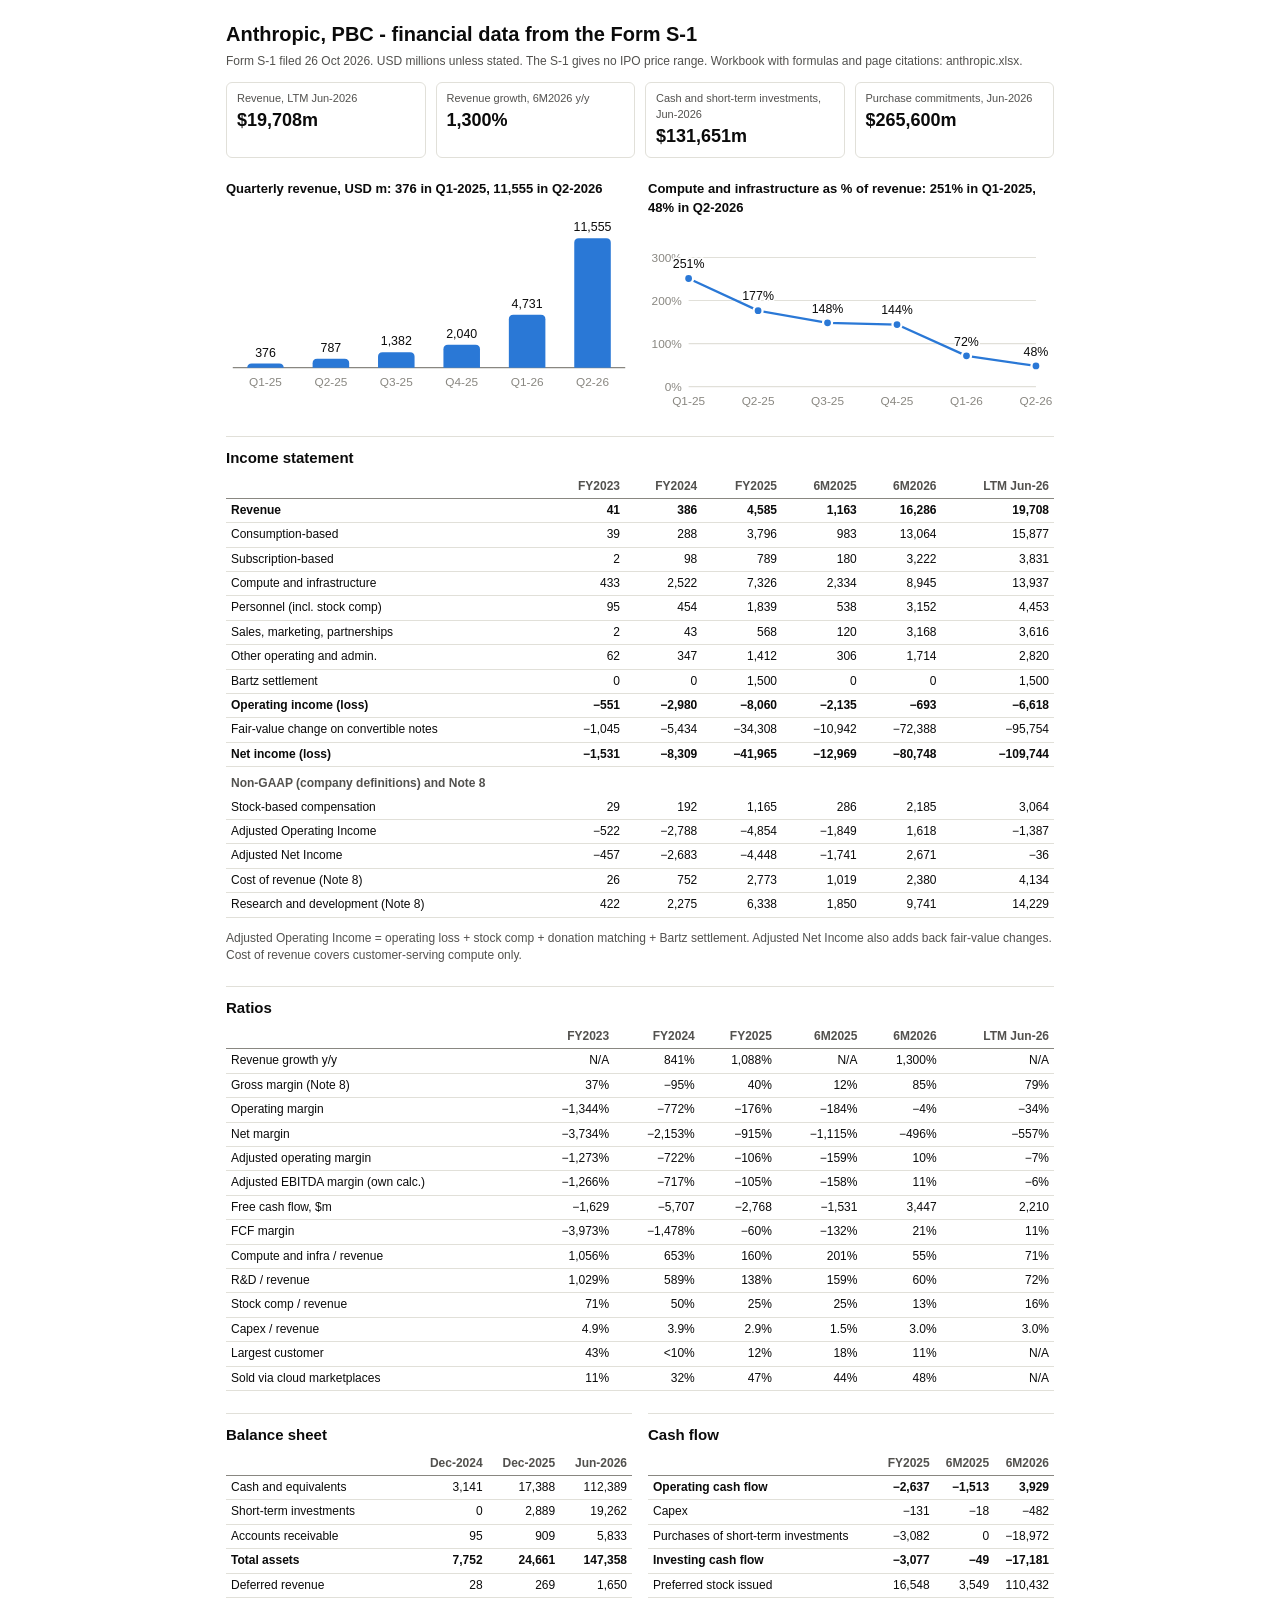
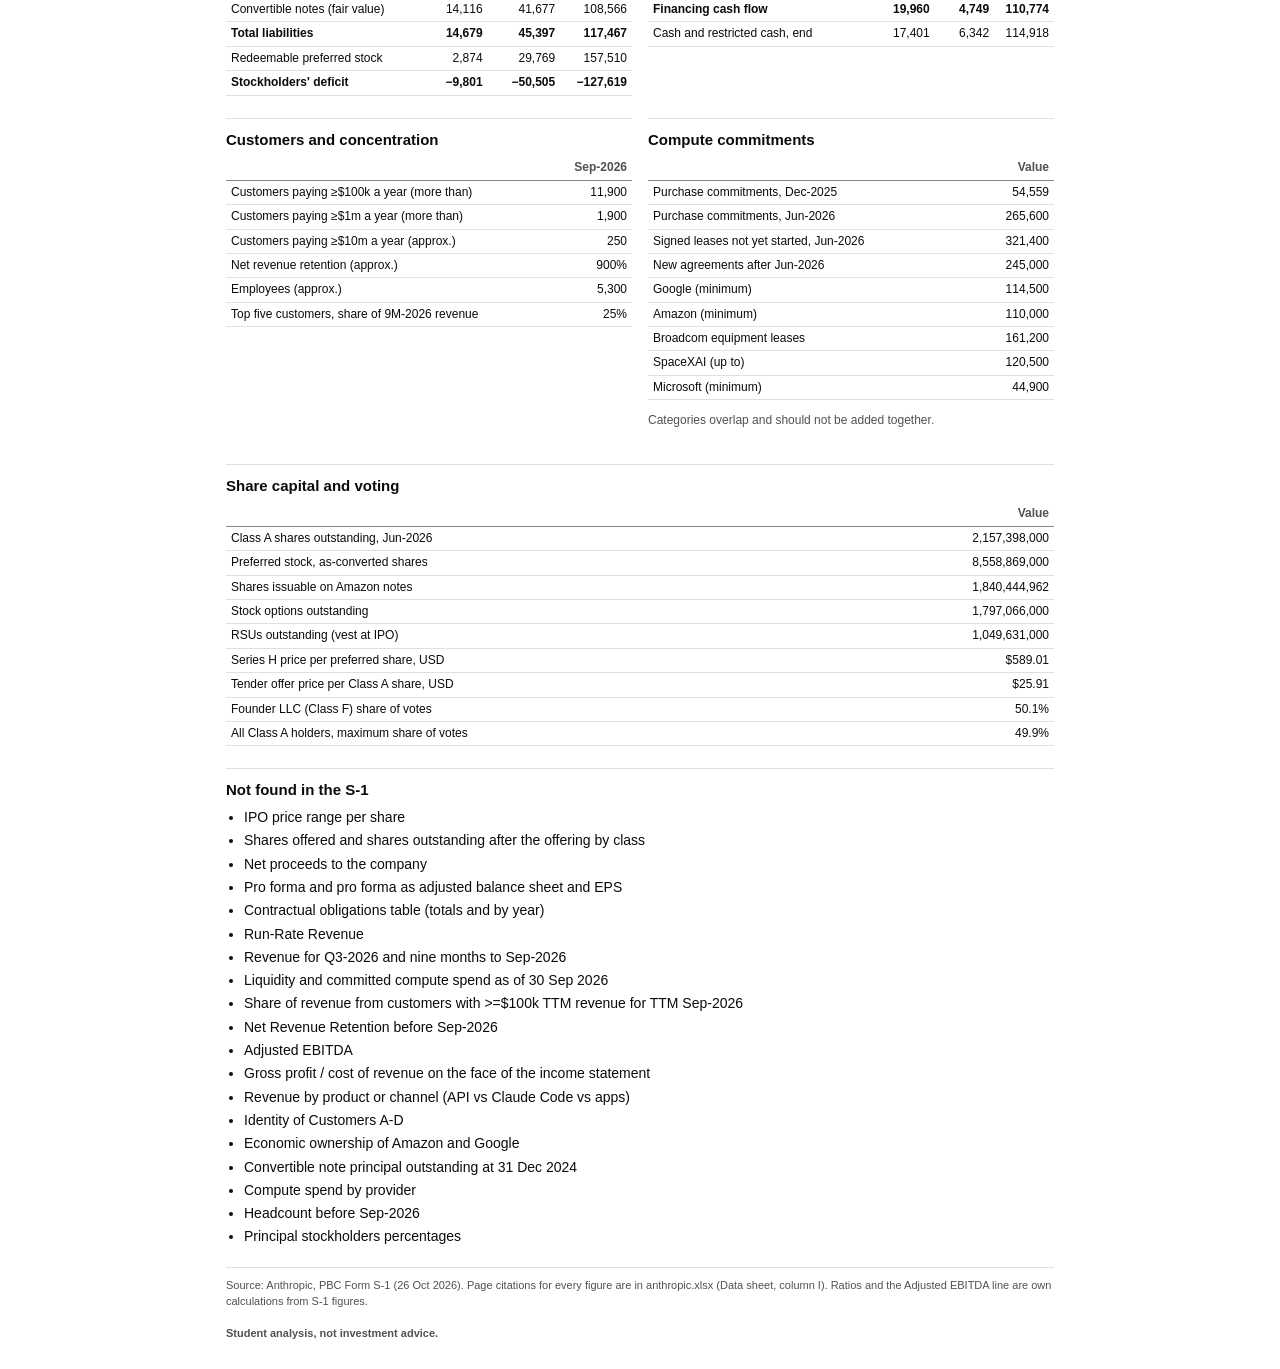
<file: Anthropic/anthropic.html>
<!doctype html><html lang="en"><head><meta charset="utf-8"><meta name="viewport" content="width=device-width, initial-scale=1"><title>Anthropic S-1 Data</title><style>
* { box-sizing: border-box; }
body { margin:0; background:#ffffff; color:#0b0b0b; font: 14px/1.45 Helvetica, Arial, sans-serif; }
main { max-width: 860px; margin: 0 auto; padding: 18px 16px 28px; }
h1 { font-size: 20px; margin: 2px 0 4px; }
h2 { font-size: 15px; margin: 22px 0 6px; padding-top: 10px; border-top: 1px solid #e1e0d9; }
h3 { font-size: 13px; margin: 10px 0 4px; font-weight: 600; }
.meta, .note { font-size: 12px; color: #52514e; }
.grid { display:grid; grid-template-columns: repeat(4, 1fr); gap: 10px; margin: 12px 0; }
.stat { border: 1px solid #e1e0d9; border-radius: 6px; padding: 8px 10px; }
.stat .k { font-size: 11px; color: #52514e; }
.stat .v { font-size: 18px; font-weight: 700; }
.two { display:grid; grid-template-columns: 1fr 1fr; gap: 16px; }
.tw { overflow-x: auto; }
table { width:100%; border-collapse: collapse; font-size: 12px; font-variant-numeric: tabular-nums; }
th { text-align:right; font-weight:600; color:#52514e; border-bottom:1px solid #898781; padding: 3px 5px; white-space: nowrap; }
th:first-child, td:first-child { text-align:left; }
td { text-align:right; padding: 3px 5px; border-bottom: 1px solid #e1e0d9; white-space: nowrap; }
td:first-child { white-space: normal; min-width: 150px; }
tr.b td { font-weight: 700; }
tr.sub td { font-weight: 600; color:#52514e; padding-top: 8px; border-bottom: none; }
svg { width:100%; height:auto; display:block; }
svg text { font-family: Helvetica, Arial, sans-serif; paint-order: stroke; stroke:#ffffff; stroke-width:3px; stroke-linejoin: round; }
.lbl { font-size: 11px; fill:#0b0b0b; } .ax { font-size: 10.5px; fill:#898781; }
ul { margin: 4px 0; padding-left: 18px; } li { margin-bottom: 3px; }
footer { margin-top: 20px; padding-top: 10px; border-top: 1px solid #e1e0d9; font-size: 11px; color:#52514e; }
@media (max-width: 620px) { .grid { grid-template-columns: 1fr 1fr; } .two { grid-template-columns: 1fr; } }
</style></head><body><main>
<h1>Anthropic, PBC - financial data from the Form S-1</h1>
<div class="meta">Form S-1 filed <span data-static="1">26 Oct 2026</span>. USD millions unless stated. The S-1 gives no IPO price range. Workbook with formulas and page citations: anthropic.xlsx.</div>
<div class="grid">
<div class="stat"><div class="k">Revenue, LTM Jun-2026</div><div class="v"><span data-cell="Data!G7" data-fmt="int" data-div="1" data-pre="$" data-suf="m" data-sign="0">$19,708m</span></div></div>
<div class="stat"><div class="k">Revenue growth, 6M2026 y/y</div><div class="v"><span data-cell="Ratios!F5" data-fmt="pct0" data-div="1" data-pre="" data-suf="" data-sign="0">1,300%</span></div></div>
<div class="stat"><div class="k">Cash and short-term investments, Jun-2026</div><div class="v"><span data-cell="Data!D103" data-fmt="int" data-div="1" data-pre="$" data-suf="m" data-sign="0">$131,651m</span></div></div>
<div class="stat"><div class="k">Purchase commitments, Jun-2026</div><div class="v"><span data-cell="Data!B143" data-fmt="int" data-div="1" data-pre="$" data-suf="m" data-sign="0">$265,600m</span></div></div>
</div>
<div class="two"><div>
<h3>Quarterly revenue, USD m: <span data-cell="Data!B107" data-fmt="int" data-div="1" data-pre="" data-suf="" data-sign="0">376</span> in Q1-2025, <span data-cell="Data!G107" data-fmt="int" data-div="1" data-pre="" data-suf="" data-sign="0">11,555</span> in Q2-2026</h3>
<svg viewBox="0 0 360 170" role="img" aria-label="Quarterly revenue, USD m">
<line x1="6" x2="354" y1="146" y2="146" stroke="#898781" stroke-width="1"/>
<path d="M18.8,146 V146.3 Q18.8,142.3 22.8,142.3 H47.2 Q51.2,142.3 51.2,146.3 V146 Z" fill="#2a78d6"><title>Q1-25: 376 USD m</title></path>
<text x="35.0" y="136.3" text-anchor="middle" class="lbl"><tspan data-cell="Data!B107" data-fmt="int" data-div="1" data-pre="" data-suf="" data-sign="0">376</tspan></text>
<text x="35.0" y="162" text-anchor="middle" class="ax"><tspan data-static="1">Q1-25</tspan></text>
<path d="M76.8,146 V142.2 Q76.8,138.2 80.8,138.2 H105.2 Q109.2,138.2 109.2,142.2 V146 Z" fill="#2a78d6"><title>Q2-25: 787 USD m</title></path>
<text x="93.0" y="132.2" text-anchor="middle" class="lbl"><tspan data-cell="Data!C107" data-fmt="int" data-div="1" data-pre="" data-suf="" data-sign="0">787</tspan></text>
<text x="93.0" y="162" text-anchor="middle" class="ax"><tspan data-static="1">Q2-25</tspan></text>
<path d="M134.8,146 V136.3 Q134.8,132.3 138.8,132.3 H163.2 Q167.2,132.3 167.2,136.3 V146 Z" fill="#2a78d6"><title>Q3-25: 1,382 USD m</title></path>
<text x="151.0" y="126.3" text-anchor="middle" class="lbl"><tspan data-cell="Data!D107" data-fmt="int" data-div="1" data-pre="" data-suf="" data-sign="0">1,382</tspan></text>
<text x="151.0" y="162" text-anchor="middle" class="ax"><tspan data-static="1">Q3-25</tspan></text>
<path d="M192.8,146 V129.7 Q192.8,125.7 196.8,125.7 H221.2 Q225.2,125.7 225.2,129.7 V146 Z" fill="#2a78d6"><title>Q4-25: 2,040 USD m</title></path>
<text x="209.0" y="119.7" text-anchor="middle" class="lbl"><tspan data-cell="Data!E107" data-fmt="int" data-div="1" data-pre="" data-suf="" data-sign="0">2,040</tspan></text>
<text x="209.0" y="162" text-anchor="middle" class="ax"><tspan data-static="1">Q4-25</tspan></text>
<path d="M250.8,146 V103.0 Q250.8,99.0 254.8,99.0 H279.2 Q283.2,99.0 283.2,103.0 V146 Z" fill="#2a78d6"><title>Q1-26: 4,731 USD m</title></path>
<text x="267.0" y="93.0" text-anchor="middle" class="lbl"><tspan data-cell="Data!F107" data-fmt="int" data-div="1" data-pre="" data-suf="" data-sign="0">4,731</tspan></text>
<text x="267.0" y="162" text-anchor="middle" class="ax"><tspan data-static="1">Q1-26</tspan></text>
<path d="M308.8,146 V35.2 Q308.8,31.2 312.8,31.2 H337.2 Q341.2,31.2 341.2,35.2 V146 Z" fill="#2a78d6"><title>Q2-26: 11,555 USD m</title></path>
<text x="325.0" y="25.2" text-anchor="middle" class="lbl"><tspan data-cell="Data!G107" data-fmt="int" data-div="1" data-pre="" data-suf="" data-sign="0">11,555</tspan></text>
<text x="325.0" y="162" text-anchor="middle" class="ax"><tspan data-static="1">Q2-26</tspan></text>
</svg>
</div><div>
<h3>Compute and infrastructure as % of revenue: <span data-cell="Ratios!B45" data-fmt="pct0" data-div="1" data-pre="" data-suf="" data-sign="0">251%</span> in Q1-2025, <span data-cell="Ratios!G45" data-fmt="pct0" data-div="1" data-pre="" data-suf="" data-sign="0">48%</span> in Q2-2026</h3>
<svg viewBox="0 0 360 170" role="img" aria-label="Compute and infrastructure as % of revenue">
<line x1="36" x2="344" y1="146.0" y2="146.0" stroke="#e1e0d9" stroke-width="1"/>
<text x="30" y="150.0" text-anchor="end" class="ax"><tspan data-static="1">0%</tspan></text>
<line x1="36" x2="344" y1="107.8" y2="107.8" stroke="#e1e0d9" stroke-width="1"/>
<text x="30" y="111.8" text-anchor="end" class="ax"><tspan data-static="1">100%</tspan></text>
<line x1="36" x2="344" y1="69.6" y2="69.6" stroke="#e1e0d9" stroke-width="1"/>
<text x="30" y="73.6" text-anchor="end" class="ax"><tspan data-static="1">200%</tspan></text>
<line x1="36" x2="344" y1="31.5" y2="31.5" stroke="#e1e0d9" stroke-width="1"/>
<text x="30" y="35.5" text-anchor="end" class="ax"><tspan data-static="1">300%</tspan></text>
<polyline points="36.0,50.1 97.6,78.6 159.2,89.4 220.8,90.9 282.4,118.7 344.0,127.6" fill="none" stroke="#2a78d6" stroke-width="2" stroke-linejoin="round"/>
<circle cx="36.0" cy="50.1" r="4" fill="#2a78d6" stroke="#ffffff" stroke-width="2"><title>Q1-25: 251%</title></circle>
<text x="36.0" y="41.1" text-anchor="middle" class="lbl"><tspan data-cell="Ratios!B45" data-fmt="pct0" data-div="1" data-pre="" data-suf="" data-sign="0">251%</tspan></text>
<text x="36.0" y="162" text-anchor="middle" class="ax"><tspan data-static="1">Q1-25</tspan></text>
<circle cx="97.6" cy="78.6" r="4" fill="#2a78d6" stroke="#ffffff" stroke-width="2"><title>Q2-25: 177%</title></circle>
<text x="97.6" y="69.6" text-anchor="middle" class="lbl"><tspan data-cell="Ratios!C45" data-fmt="pct0" data-div="1" data-pre="" data-suf="" data-sign="0">177%</tspan></text>
<text x="97.6" y="162" text-anchor="middle" class="ax"><tspan data-static="1">Q2-25</tspan></text>
<circle cx="159.2" cy="89.4" r="4" fill="#2a78d6" stroke="#ffffff" stroke-width="2"><title>Q3-25: 148%</title></circle>
<text x="159.2" y="80.4" text-anchor="middle" class="lbl"><tspan data-cell="Ratios!D45" data-fmt="pct0" data-div="1" data-pre="" data-suf="" data-sign="0">148%</tspan></text>
<text x="159.2" y="162" text-anchor="middle" class="ax"><tspan data-static="1">Q3-25</tspan></text>
<circle cx="220.8" cy="90.9" r="4" fill="#2a78d6" stroke="#ffffff" stroke-width="2"><title>Q4-25: 144%</title></circle>
<text x="220.8" y="81.9" text-anchor="middle" class="lbl"><tspan data-cell="Ratios!E45" data-fmt="pct0" data-div="1" data-pre="" data-suf="" data-sign="0">144%</tspan></text>
<text x="220.8" y="162" text-anchor="middle" class="ax"><tspan data-static="1">Q4-25</tspan></text>
<circle cx="282.4" cy="118.7" r="4" fill="#2a78d6" stroke="#ffffff" stroke-width="2"><title>Q1-26: 72%</title></circle>
<text x="282.4" y="109.7" text-anchor="middle" class="lbl"><tspan data-cell="Ratios!F45" data-fmt="pct0" data-div="1" data-pre="" data-suf="" data-sign="0">72%</tspan></text>
<text x="282.4" y="162" text-anchor="middle" class="ax"><tspan data-static="1">Q1-26</tspan></text>
<circle cx="344.0" cy="127.6" r="4" fill="#2a78d6" stroke="#ffffff" stroke-width="2"><title>Q2-26: 48%</title></circle>
<text x="344.0" y="118.6" text-anchor="middle" class="lbl"><tspan data-cell="Ratios!G45" data-fmt="pct0" data-div="1" data-pre="" data-suf="" data-sign="0">48%</tspan></text>
<text x="344.0" y="162" text-anchor="middle" class="ax"><tspan data-static="1">Q2-26</tspan></text>
</svg>
</div></div>
<h2>Income statement</h2>
<div class="tw"><table><thead><tr><th></th><th><span data-static="1">FY2023</span></th><th><span data-static="1">FY2024</span></th><th><span data-static="1">FY2025</span></th><th><span data-static="1">6M2025</span></th><th><span data-static="1">6M2026</span></th><th><span data-static="1">LTM Jun-26</span></th></tr></thead><tbody>
<tr class="b"><td>Revenue</td><td><span data-cell="Data!B7" data-fmt="int" data-div="1" data-pre="" data-suf="" data-sign="0">41</span></td><td><span data-cell="Data!C7" data-fmt="int" data-div="1" data-pre="" data-suf="" data-sign="0">386</span></td><td><span data-cell="Data!D7" data-fmt="int" data-div="1" data-pre="" data-suf="" data-sign="0">4,585</span></td><td><span data-cell="Data!E7" data-fmt="int" data-div="1" data-pre="" data-suf="" data-sign="0">1,163</span></td><td><span data-cell="Data!F7" data-fmt="int" data-div="1" data-pre="" data-suf="" data-sign="0">16,286</span></td><td><span data-cell="Data!G7" data-fmt="int" data-div="1" data-pre="" data-suf="" data-sign="0">19,708</span></td></tr>
<tr class=""><td>  Consumption-based</td><td><span data-cell="Data!B5" data-fmt="int" data-div="1" data-pre="" data-suf="" data-sign="0">39</span></td><td><span data-cell="Data!C5" data-fmt="int" data-div="1" data-pre="" data-suf="" data-sign="0">288</span></td><td><span data-cell="Data!D5" data-fmt="int" data-div="1" data-pre="" data-suf="" data-sign="0">3,796</span></td><td><span data-cell="Data!E5" data-fmt="int" data-div="1" data-pre="" data-suf="" data-sign="0">983</span></td><td><span data-cell="Data!F5" data-fmt="int" data-div="1" data-pre="" data-suf="" data-sign="0">13,064</span></td><td><span data-cell="Data!G5" data-fmt="int" data-div="1" data-pre="" data-suf="" data-sign="0">15,877</span></td></tr>
<tr class=""><td>  Subscription-based</td><td><span data-cell="Data!B6" data-fmt="int" data-div="1" data-pre="" data-suf="" data-sign="0">2</span></td><td><span data-cell="Data!C6" data-fmt="int" data-div="1" data-pre="" data-suf="" data-sign="0">98</span></td><td><span data-cell="Data!D6" data-fmt="int" data-div="1" data-pre="" data-suf="" data-sign="0">789</span></td><td><span data-cell="Data!E6" data-fmt="int" data-div="1" data-pre="" data-suf="" data-sign="0">180</span></td><td><span data-cell="Data!F6" data-fmt="int" data-div="1" data-pre="" data-suf="" data-sign="0">3,222</span></td><td><span data-cell="Data!G6" data-fmt="int" data-div="1" data-pre="" data-suf="" data-sign="0">3,831</span></td></tr>
<tr class=""><td>Compute and infrastructure</td><td><span data-cell="Data!B10" data-fmt="int" data-div="1" data-pre="" data-suf="" data-sign="0">433</span></td><td><span data-cell="Data!C10" data-fmt="int" data-div="1" data-pre="" data-suf="" data-sign="0">2,522</span></td><td><span data-cell="Data!D10" data-fmt="int" data-div="1" data-pre="" data-suf="" data-sign="0">7,326</span></td><td><span data-cell="Data!E10" data-fmt="int" data-div="1" data-pre="" data-suf="" data-sign="0">2,334</span></td><td><span data-cell="Data!F10" data-fmt="int" data-div="1" data-pre="" data-suf="" data-sign="0">8,945</span></td><td><span data-cell="Data!G10" data-fmt="int" data-div="1" data-pre="" data-suf="" data-sign="0">13,937</span></td></tr>
<tr class=""><td>Personnel (incl. stock comp)</td><td><span data-cell="Data!B11" data-fmt="int" data-div="1" data-pre="" data-suf="" data-sign="0">95</span></td><td><span data-cell="Data!C11" data-fmt="int" data-div="1" data-pre="" data-suf="" data-sign="0">454</span></td><td><span data-cell="Data!D11" data-fmt="int" data-div="1" data-pre="" data-suf="" data-sign="0">1,839</span></td><td><span data-cell="Data!E11" data-fmt="int" data-div="1" data-pre="" data-suf="" data-sign="0">538</span></td><td><span data-cell="Data!F11" data-fmt="int" data-div="1" data-pre="" data-suf="" data-sign="0">3,152</span></td><td><span data-cell="Data!G11" data-fmt="int" data-div="1" data-pre="" data-suf="" data-sign="0">4,453</span></td></tr>
<tr class=""><td>Sales, marketing, partnerships</td><td><span data-cell="Data!B13" data-fmt="int" data-div="1" data-pre="" data-suf="" data-sign="0">2</span></td><td><span data-cell="Data!C13" data-fmt="int" data-div="1" data-pre="" data-suf="" data-sign="0">43</span></td><td><span data-cell="Data!D13" data-fmt="int" data-div="1" data-pre="" data-suf="" data-sign="0">568</span></td><td><span data-cell="Data!E13" data-fmt="int" data-div="1" data-pre="" data-suf="" data-sign="0">120</span></td><td><span data-cell="Data!F13" data-fmt="int" data-div="1" data-pre="" data-suf="" data-sign="0">3,168</span></td><td><span data-cell="Data!G13" data-fmt="int" data-div="1" data-pre="" data-suf="" data-sign="0">3,616</span></td></tr>
<tr class=""><td>Other operating and admin.</td><td><span data-cell="Data!B14" data-fmt="int" data-div="1" data-pre="" data-suf="" data-sign="0">62</span></td><td><span data-cell="Data!C14" data-fmt="int" data-div="1" data-pre="" data-suf="" data-sign="0">347</span></td><td><span data-cell="Data!D14" data-fmt="int" data-div="1" data-pre="" data-suf="" data-sign="0">1,412</span></td><td><span data-cell="Data!E14" data-fmt="int" data-div="1" data-pre="" data-suf="" data-sign="0">306</span></td><td><span data-cell="Data!F14" data-fmt="int" data-div="1" data-pre="" data-suf="" data-sign="0">1,714</span></td><td><span data-cell="Data!G14" data-fmt="int" data-div="1" data-pre="" data-suf="" data-sign="0">2,820</span></td></tr>
<tr class=""><td>Bartz settlement</td><td><span data-cell="Data!B12" data-fmt="int" data-div="1" data-pre="" data-suf="" data-sign="0">0</span></td><td><span data-cell="Data!C12" data-fmt="int" data-div="1" data-pre="" data-suf="" data-sign="0">0</span></td><td><span data-cell="Data!D12" data-fmt="int" data-div="1" data-pre="" data-suf="" data-sign="0">1,500</span></td><td><span data-cell="Data!E12" data-fmt="int" data-div="1" data-pre="" data-suf="" data-sign="0">0</span></td><td><span data-cell="Data!F12" data-fmt="int" data-div="1" data-pre="" data-suf="" data-sign="0">0</span></td><td><span data-cell="Data!G12" data-fmt="int" data-div="1" data-pre="" data-suf="" data-sign="0">1,500</span></td></tr>
<tr class="b"><td>Operating income (loss)</td><td><span data-cell="Data!B16" data-fmt="int" data-div="1" data-pre="" data-suf="" data-sign="0">−551</span></td><td><span data-cell="Data!C16" data-fmt="int" data-div="1" data-pre="" data-suf="" data-sign="0">−2,980</span></td><td><span data-cell="Data!D16" data-fmt="int" data-div="1" data-pre="" data-suf="" data-sign="0">−8,060</span></td><td><span data-cell="Data!E16" data-fmt="int" data-div="1" data-pre="" data-suf="" data-sign="0">−2,135</span></td><td><span data-cell="Data!F16" data-fmt="int" data-div="1" data-pre="" data-suf="" data-sign="0">−693</span></td><td><span data-cell="Data!G16" data-fmt="int" data-div="1" data-pre="" data-suf="" data-sign="0">−6,618</span></td></tr>
<tr class=""><td>Fair-value change on convertible notes</td><td><span data-cell="Data!B18" data-fmt="int" data-div="1" data-pre="" data-suf="" data-sign="0">−1,045</span></td><td><span data-cell="Data!C18" data-fmt="int" data-div="1" data-pre="" data-suf="" data-sign="0">−5,434</span></td><td><span data-cell="Data!D18" data-fmt="int" data-div="1" data-pre="" data-suf="" data-sign="0">−34,308</span></td><td><span data-cell="Data!E18" data-fmt="int" data-div="1" data-pre="" data-suf="" data-sign="0">−10,942</span></td><td><span data-cell="Data!F18" data-fmt="int" data-div="1" data-pre="" data-suf="" data-sign="0">−72,388</span></td><td><span data-cell="Data!G18" data-fmt="int" data-div="1" data-pre="" data-suf="" data-sign="0">−95,754</span></td></tr>
<tr class="b"><td>Net income (loss)</td><td><span data-cell="Data!B22" data-fmt="int" data-div="1" data-pre="" data-suf="" data-sign="0">−1,531</span></td><td><span data-cell="Data!C22" data-fmt="int" data-div="1" data-pre="" data-suf="" data-sign="0">−8,309</span></td><td><span data-cell="Data!D22" data-fmt="int" data-div="1" data-pre="" data-suf="" data-sign="0">−41,965</span></td><td><span data-cell="Data!E22" data-fmt="int" data-div="1" data-pre="" data-suf="" data-sign="0">−12,969</span></td><td><span data-cell="Data!F22" data-fmt="int" data-div="1" data-pre="" data-suf="" data-sign="0">−80,748</span></td><td><span data-cell="Data!G22" data-fmt="int" data-div="1" data-pre="" data-suf="" data-sign="0">−109,744</span></td></tr>
<tr class="sub"><td colspan="7">Non-GAAP (company definitions) and Note 8</td></tr>
<tr class=""><td>Stock-based compensation</td><td><span data-cell="Data!B36" data-fmt="int" data-div="1" data-pre="" data-suf="" data-sign="0">29</span></td><td><span data-cell="Data!C36" data-fmt="int" data-div="1" data-pre="" data-suf="" data-sign="0">192</span></td><td><span data-cell="Data!D36" data-fmt="int" data-div="1" data-pre="" data-suf="" data-sign="0">1,165</span></td><td><span data-cell="Data!E36" data-fmt="int" data-div="1" data-pre="" data-suf="" data-sign="0">286</span></td><td><span data-cell="Data!F36" data-fmt="int" data-div="1" data-pre="" data-suf="" data-sign="0">2,185</span></td><td><span data-cell="Data!G36" data-fmt="int" data-div="1" data-pre="" data-suf="" data-sign="0">3,064</span></td></tr>
<tr class=""><td>Adjusted Operating Income</td><td><span data-cell="Data!B40" data-fmt="int" data-div="1" data-pre="" data-suf="" data-sign="0">−522</span></td><td><span data-cell="Data!C40" data-fmt="int" data-div="1" data-pre="" data-suf="" data-sign="0">−2,788</span></td><td><span data-cell="Data!D40" data-fmt="int" data-div="1" data-pre="" data-suf="" data-sign="0">−4,854</span></td><td><span data-cell="Data!E40" data-fmt="int" data-div="1" data-pre="" data-suf="" data-sign="0">−1,849</span></td><td><span data-cell="Data!F40" data-fmt="int" data-div="1" data-pre="" data-suf="" data-sign="0">1,618</span></td><td><span data-cell="Data!G40" data-fmt="int" data-div="1" data-pre="" data-suf="" data-sign="0">−1,387</span></td></tr>
<tr class=""><td>Adjusted Net Income</td><td><span data-cell="Data!B41" data-fmt="int" data-div="1" data-pre="" data-suf="" data-sign="0">−457</span></td><td><span data-cell="Data!C41" data-fmt="int" data-div="1" data-pre="" data-suf="" data-sign="0">−2,683</span></td><td><span data-cell="Data!D41" data-fmt="int" data-div="1" data-pre="" data-suf="" data-sign="0">−4,448</span></td><td><span data-cell="Data!E41" data-fmt="int" data-div="1" data-pre="" data-suf="" data-sign="0">−1,741</span></td><td><span data-cell="Data!F41" data-fmt="int" data-div="1" data-pre="" data-suf="" data-sign="0">2,671</span></td><td><span data-cell="Data!G41" data-fmt="int" data-div="1" data-pre="" data-suf="" data-sign="0">−36</span></td></tr>
<tr class=""><td>Cost of revenue (Note 8)</td><td><span data-cell="Data!B27" data-fmt="int" data-div="1" data-pre="" data-suf="" data-sign="0">26</span></td><td><span data-cell="Data!C27" data-fmt="int" data-div="1" data-pre="" data-suf="" data-sign="0">752</span></td><td><span data-cell="Data!D27" data-fmt="int" data-div="1" data-pre="" data-suf="" data-sign="0">2,773</span></td><td><span data-cell="Data!E27" data-fmt="int" data-div="1" data-pre="" data-suf="" data-sign="0">1,019</span></td><td><span data-cell="Data!F27" data-fmt="int" data-div="1" data-pre="" data-suf="" data-sign="0">2,380</span></td><td><span data-cell="Data!G27" data-fmt="int" data-div="1" data-pre="" data-suf="" data-sign="0">4,134</span></td></tr>
<tr class=""><td>Research and development (Note 8)</td><td><span data-cell="Data!B28" data-fmt="int" data-div="1" data-pre="" data-suf="" data-sign="0">422</span></td><td><span data-cell="Data!C28" data-fmt="int" data-div="1" data-pre="" data-suf="" data-sign="0">2,275</span></td><td><span data-cell="Data!D28" data-fmt="int" data-div="1" data-pre="" data-suf="" data-sign="0">6,338</span></td><td><span data-cell="Data!E28" data-fmt="int" data-div="1" data-pre="" data-suf="" data-sign="0">1,850</span></td><td><span data-cell="Data!F28" data-fmt="int" data-div="1" data-pre="" data-suf="" data-sign="0">9,741</span></td><td><span data-cell="Data!G28" data-fmt="int" data-div="1" data-pre="" data-suf="" data-sign="0">14,229</span></td></tr>
</tbody></table></div>
<p class="note">Adjusted Operating Income = operating loss + stock comp + donation matching + Bartz settlement. Adjusted Net Income also adds back fair-value changes. Cost of revenue covers customer-serving compute only.</p>
<h2>Ratios</h2>
<div class="tw"><table><thead><tr><th></th><th><span data-static="1">FY2023</span></th><th><span data-static="1">FY2024</span></th><th><span data-static="1">FY2025</span></th><th><span data-static="1">6M2025</span></th><th><span data-static="1">6M2026</span></th><th><span data-static="1">LTM Jun-26</span></th></tr></thead><tbody>
<tr class=""><td>Revenue growth y/y</td><td><span data-cell="Ratios!B5" data-fmt="pct0" data-div="1" data-pre="" data-suf="" data-sign="0">N/A</span></td><td><span data-cell="Ratios!C5" data-fmt="pct0" data-div="1" data-pre="" data-suf="" data-sign="0">841%</span></td><td><span data-cell="Ratios!D5" data-fmt="pct0" data-div="1" data-pre="" data-suf="" data-sign="0">1,088%</span></td><td><span data-cell="Ratios!E5" data-fmt="pct0" data-div="1" data-pre="" data-suf="" data-sign="0">N/A</span></td><td><span data-cell="Ratios!F5" data-fmt="pct0" data-div="1" data-pre="" data-suf="" data-sign="0">1,300%</span></td><td><span data-cell="Ratios!G5" data-fmt="pct0" data-div="1" data-pre="" data-suf="" data-sign="0">N/A</span></td></tr>
<tr class=""><td>Gross margin (Note 8)</td><td><span data-cell="Ratios!B11" data-fmt="pct0" data-div="1" data-pre="" data-suf="" data-sign="0">37%</span></td><td><span data-cell="Ratios!C11" data-fmt="pct0" data-div="1" data-pre="" data-suf="" data-sign="0">−95%</span></td><td><span data-cell="Ratios!D11" data-fmt="pct0" data-div="1" data-pre="" data-suf="" data-sign="0">40%</span></td><td><span data-cell="Ratios!E11" data-fmt="pct0" data-div="1" data-pre="" data-suf="" data-sign="0">12%</span></td><td><span data-cell="Ratios!F11" data-fmt="pct0" data-div="1" data-pre="" data-suf="" data-sign="0">85%</span></td><td><span data-cell="Ratios!G11" data-fmt="pct0" data-div="1" data-pre="" data-suf="" data-sign="0">79%</span></td></tr>
<tr class=""><td>Operating margin</td><td><span data-cell="Ratios!B12" data-fmt="pct0" data-div="1" data-pre="" data-suf="" data-sign="0">−1,344%</span></td><td><span data-cell="Ratios!C12" data-fmt="pct0" data-div="1" data-pre="" data-suf="" data-sign="0">−772%</span></td><td><span data-cell="Ratios!D12" data-fmt="pct0" data-div="1" data-pre="" data-suf="" data-sign="0">−176%</span></td><td><span data-cell="Ratios!E12" data-fmt="pct0" data-div="1" data-pre="" data-suf="" data-sign="0">−184%</span></td><td><span data-cell="Ratios!F12" data-fmt="pct0" data-div="1" data-pre="" data-suf="" data-sign="0">−4%</span></td><td><span data-cell="Ratios!G12" data-fmt="pct0" data-div="1" data-pre="" data-suf="" data-sign="0">−34%</span></td></tr>
<tr class=""><td>Net margin</td><td><span data-cell="Ratios!B13" data-fmt="pct0" data-div="1" data-pre="" data-suf="" data-sign="0">−3,734%</span></td><td><span data-cell="Ratios!C13" data-fmt="pct0" data-div="1" data-pre="" data-suf="" data-sign="0">−2,153%</span></td><td><span data-cell="Ratios!D13" data-fmt="pct0" data-div="1" data-pre="" data-suf="" data-sign="0">−915%</span></td><td><span data-cell="Ratios!E13" data-fmt="pct0" data-div="1" data-pre="" data-suf="" data-sign="0">−1,115%</span></td><td><span data-cell="Ratios!F13" data-fmt="pct0" data-div="1" data-pre="" data-suf="" data-sign="0">−496%</span></td><td><span data-cell="Ratios!G13" data-fmt="pct0" data-div="1" data-pre="" data-suf="" data-sign="0">−557%</span></td></tr>
<tr class=""><td>Adjusted operating margin</td><td><span data-cell="Ratios!B14" data-fmt="pct0" data-div="1" data-pre="" data-suf="" data-sign="0">−1,273%</span></td><td><span data-cell="Ratios!C14" data-fmt="pct0" data-div="1" data-pre="" data-suf="" data-sign="0">−722%</span></td><td><span data-cell="Ratios!D14" data-fmt="pct0" data-div="1" data-pre="" data-suf="" data-sign="0">−106%</span></td><td><span data-cell="Ratios!E14" data-fmt="pct0" data-div="1" data-pre="" data-suf="" data-sign="0">−159%</span></td><td><span data-cell="Ratios!F14" data-fmt="pct0" data-div="1" data-pre="" data-suf="" data-sign="0">10%</span></td><td><span data-cell="Ratios!G14" data-fmt="pct0" data-div="1" data-pre="" data-suf="" data-sign="0">−7%</span></td></tr>
<tr class=""><td>Adjusted EBITDA margin (own calc.)</td><td><span data-cell="Ratios!B15" data-fmt="pct0" data-div="1" data-pre="" data-suf="" data-sign="0">−1,266%</span></td><td><span data-cell="Ratios!C15" data-fmt="pct0" data-div="1" data-pre="" data-suf="" data-sign="0">−717%</span></td><td><span data-cell="Ratios!D15" data-fmt="pct0" data-div="1" data-pre="" data-suf="" data-sign="0">−105%</span></td><td><span data-cell="Ratios!E15" data-fmt="pct0" data-div="1" data-pre="" data-suf="" data-sign="0">−158%</span></td><td><span data-cell="Ratios!F15" data-fmt="pct0" data-div="1" data-pre="" data-suf="" data-sign="0">11%</span></td><td><span data-cell="Ratios!G15" data-fmt="pct0" data-div="1" data-pre="" data-suf="" data-sign="0">−6%</span></td></tr>
<tr class=""><td>Free cash flow, $m</td><td><span data-cell="Ratios!B18" data-fmt="int" data-div="1" data-pre="" data-suf="" data-sign="0">−1,629</span></td><td><span data-cell="Ratios!C18" data-fmt="int" data-div="1" data-pre="" data-suf="" data-sign="0">−5,707</span></td><td><span data-cell="Ratios!D18" data-fmt="int" data-div="1" data-pre="" data-suf="" data-sign="0">−2,768</span></td><td><span data-cell="Ratios!E18" data-fmt="int" data-div="1" data-pre="" data-suf="" data-sign="0">−1,531</span></td><td><span data-cell="Ratios!F18" data-fmt="int" data-div="1" data-pre="" data-suf="" data-sign="0">3,447</span></td><td><span data-cell="Ratios!G18" data-fmt="int" data-div="1" data-pre="" data-suf="" data-sign="0">2,210</span></td></tr>
<tr class=""><td>FCF margin</td><td><span data-cell="Ratios!B19" data-fmt="pct0" data-div="1" data-pre="" data-suf="" data-sign="0">−3,973%</span></td><td><span data-cell="Ratios!C19" data-fmt="pct0" data-div="1" data-pre="" data-suf="" data-sign="0">−1,478%</span></td><td><span data-cell="Ratios!D19" data-fmt="pct0" data-div="1" data-pre="" data-suf="" data-sign="0">−60%</span></td><td><span data-cell="Ratios!E19" data-fmt="pct0" data-div="1" data-pre="" data-suf="" data-sign="0">−132%</span></td><td><span data-cell="Ratios!F19" data-fmt="pct0" data-div="1" data-pre="" data-suf="" data-sign="0">21%</span></td><td><span data-cell="Ratios!G19" data-fmt="pct0" data-div="1" data-pre="" data-suf="" data-sign="0">11%</span></td></tr>
<tr class=""><td>Compute and infra / revenue</td><td><span data-cell="Ratios!B25" data-fmt="pct0" data-div="1" data-pre="" data-suf="" data-sign="0">1,056%</span></td><td><span data-cell="Ratios!C25" data-fmt="pct0" data-div="1" data-pre="" data-suf="" data-sign="0">653%</span></td><td><span data-cell="Ratios!D25" data-fmt="pct0" data-div="1" data-pre="" data-suf="" data-sign="0">160%</span></td><td><span data-cell="Ratios!E25" data-fmt="pct0" data-div="1" data-pre="" data-suf="" data-sign="0">201%</span></td><td><span data-cell="Ratios!F25" data-fmt="pct0" data-div="1" data-pre="" data-suf="" data-sign="0">55%</span></td><td><span data-cell="Ratios!G25" data-fmt="pct0" data-div="1" data-pre="" data-suf="" data-sign="0">71%</span></td></tr>
<tr class=""><td>R&amp;D / revenue</td><td><span data-cell="Ratios!B26" data-fmt="pct0" data-div="1" data-pre="" data-suf="" data-sign="0">1,029%</span></td><td><span data-cell="Ratios!C26" data-fmt="pct0" data-div="1" data-pre="" data-suf="" data-sign="0">589%</span></td><td><span data-cell="Ratios!D26" data-fmt="pct0" data-div="1" data-pre="" data-suf="" data-sign="0">138%</span></td><td><span data-cell="Ratios!E26" data-fmt="pct0" data-div="1" data-pre="" data-suf="" data-sign="0">159%</span></td><td><span data-cell="Ratios!F26" data-fmt="pct0" data-div="1" data-pre="" data-suf="" data-sign="0">60%</span></td><td><span data-cell="Ratios!G26" data-fmt="pct0" data-div="1" data-pre="" data-suf="" data-sign="0">72%</span></td></tr>
<tr class=""><td>Stock comp / revenue</td><td><span data-cell="Ratios!B27" data-fmt="pct0" data-div="1" data-pre="" data-suf="" data-sign="0">71%</span></td><td><span data-cell="Ratios!C27" data-fmt="pct0" data-div="1" data-pre="" data-suf="" data-sign="0">50%</span></td><td><span data-cell="Ratios!D27" data-fmt="pct0" data-div="1" data-pre="" data-suf="" data-sign="0">25%</span></td><td><span data-cell="Ratios!E27" data-fmt="pct0" data-div="1" data-pre="" data-suf="" data-sign="0">25%</span></td><td><span data-cell="Ratios!F27" data-fmt="pct0" data-div="1" data-pre="" data-suf="" data-sign="0">13%</span></td><td><span data-cell="Ratios!G27" data-fmt="pct0" data-div="1" data-pre="" data-suf="" data-sign="0">16%</span></td></tr>
<tr class=""><td>Capex / revenue</td><td><span data-cell="Ratios!B31" data-fmt="pct1" data-div="1" data-pre="" data-suf="" data-sign="0">4.9%</span></td><td><span data-cell="Ratios!C31" data-fmt="pct1" data-div="1" data-pre="" data-suf="" data-sign="0">3.9%</span></td><td><span data-cell="Ratios!D31" data-fmt="pct1" data-div="1" data-pre="" data-suf="" data-sign="0">2.9%</span></td><td><span data-cell="Ratios!E31" data-fmt="pct1" data-div="1" data-pre="" data-suf="" data-sign="0">1.5%</span></td><td><span data-cell="Ratios!F31" data-fmt="pct1" data-div="1" data-pre="" data-suf="" data-sign="0">3.0%</span></td><td><span data-cell="Ratios!G31" data-fmt="pct1" data-div="1" data-pre="" data-suf="" data-sign="0">3.0%</span></td></tr>
<tr class=""><td>Largest customer</td><td><span data-cell="Ratios!B37" data-fmt="pct0" data-div="1" data-pre="" data-suf="" data-sign="0">43%</span></td><td><span data-cell="Ratios!C37" data-fmt="pct0" data-div="1" data-pre="" data-suf="" data-sign="0"><10%</span></td><td><span data-cell="Ratios!D37" data-fmt="pct0" data-div="1" data-pre="" data-suf="" data-sign="0">12%</span></td><td><span data-cell="Ratios!E37" data-fmt="pct0" data-div="1" data-pre="" data-suf="" data-sign="0">18%</span></td><td><span data-cell="Ratios!F37" data-fmt="pct0" data-div="1" data-pre="" data-suf="" data-sign="0">11%</span></td><td><span data-cell="Ratios!G37" data-fmt="pct0" data-div="1" data-pre="" data-suf="" data-sign="0">N/A</span></td></tr>
<tr class=""><td>Sold via cloud marketplaces</td><td><span data-cell="Ratios!B39" data-fmt="pct0" data-div="1" data-pre="" data-suf="" data-sign="0">11%</span></td><td><span data-cell="Ratios!C39" data-fmt="pct0" data-div="1" data-pre="" data-suf="" data-sign="0">32%</span></td><td><span data-cell="Ratios!D39" data-fmt="pct0" data-div="1" data-pre="" data-suf="" data-sign="0">47%</span></td><td><span data-cell="Ratios!E39" data-fmt="pct0" data-div="1" data-pre="" data-suf="" data-sign="0">44%</span></td><td><span data-cell="Ratios!F39" data-fmt="pct0" data-div="1" data-pre="" data-suf="" data-sign="0">48%</span></td><td><span data-cell="Ratios!G39" data-fmt="pct0" data-div="1" data-pre="" data-suf="" data-sign="0">N/A</span></td></tr>
</tbody></table></div>
<div class="two"><div><h2>Balance sheet</h2>
<div class="tw"><table><thead><tr><th></th><th><span data-static="1">Dec-2024</span></th><th><span data-static="1">Dec-2025</span></th><th><span data-static="1">Jun-2026</span></th></tr></thead><tbody>
<tr class=""><td>Cash and equivalents</td><td><span data-cell="Data!B78" data-fmt="int" data-div="1" data-pre="" data-suf="" data-sign="0">3,141</span></td><td><span data-cell="Data!C78" data-fmt="int" data-div="1" data-pre="" data-suf="" data-sign="0">17,388</span></td><td><span data-cell="Data!D78" data-fmt="int" data-div="1" data-pre="" data-suf="" data-sign="0">112,389</span></td></tr>
<tr class=""><td>Short-term investments</td><td><span data-cell="Data!B79" data-fmt="int" data-div="1" data-pre="" data-suf="" data-sign="0">0</span></td><td><span data-cell="Data!C79" data-fmt="int" data-div="1" data-pre="" data-suf="" data-sign="0">2,889</span></td><td><span data-cell="Data!D79" data-fmt="int" data-div="1" data-pre="" data-suf="" data-sign="0">19,262</span></td></tr>
<tr class=""><td>Accounts receivable</td><td><span data-cell="Data!B80" data-fmt="int" data-div="1" data-pre="" data-suf="" data-sign="0">95</span></td><td><span data-cell="Data!C80" data-fmt="int" data-div="1" data-pre="" data-suf="" data-sign="0">909</span></td><td><span data-cell="Data!D80" data-fmt="int" data-div="1" data-pre="" data-suf="" data-sign="0">5,833</span></td></tr>
<tr class="b"><td>Total assets</td><td><span data-cell="Data!B88" data-fmt="int" data-div="1" data-pre="" data-suf="" data-sign="0">7,752</span></td><td><span data-cell="Data!C88" data-fmt="int" data-div="1" data-pre="" data-suf="" data-sign="0">24,661</span></td><td><span data-cell="Data!D88" data-fmt="int" data-div="1" data-pre="" data-suf="" data-sign="0">147,358</span></td></tr>
<tr class=""><td>Deferred revenue</td><td><span data-cell="Data!B91" data-fmt="int" data-div="1" data-pre="" data-suf="" data-sign="0">28</span></td><td><span data-cell="Data!C91" data-fmt="int" data-div="1" data-pre="" data-suf="" data-sign="0">269</span></td><td><span data-cell="Data!D91" data-fmt="int" data-div="1" data-pre="" data-suf="" data-sign="0">1,650</span></td></tr>
<tr class=""><td>Convertible notes (fair value)</td><td><span data-cell="Data!B94" data-fmt="int" data-div="1" data-pre="" data-suf="" data-sign="0">14,116</span></td><td><span data-cell="Data!C94" data-fmt="int" data-div="1" data-pre="" data-suf="" data-sign="0">41,677</span></td><td><span data-cell="Data!D94" data-fmt="int" data-div="1" data-pre="" data-suf="" data-sign="0">108,566</span></td></tr>
<tr class="b"><td>Total liabilities</td><td><span data-cell="Data!B96" data-fmt="int" data-div="1" data-pre="" data-suf="" data-sign="0">14,679</span></td><td><span data-cell="Data!C96" data-fmt="int" data-div="1" data-pre="" data-suf="" data-sign="0">45,397</span></td><td><span data-cell="Data!D96" data-fmt="int" data-div="1" data-pre="" data-suf="" data-sign="0">117,467</span></td></tr>
<tr class=""><td>Redeemable preferred stock</td><td><span data-cell="Data!B97" data-fmt="int" data-div="1" data-pre="" data-suf="" data-sign="0">2,874</span></td><td><span data-cell="Data!C97" data-fmt="int" data-div="1" data-pre="" data-suf="" data-sign="0">29,769</span></td><td><span data-cell="Data!D97" data-fmt="int" data-div="1" data-pre="" data-suf="" data-sign="0">157,510</span></td></tr>
<tr class="b"><td>Stockholders' deficit</td><td><span data-cell="Data!B101" data-fmt="int" data-div="1" data-pre="" data-suf="" data-sign="0">−9,801</span></td><td><span data-cell="Data!C101" data-fmt="int" data-div="1" data-pre="" data-suf="" data-sign="0">−50,505</span></td><td><span data-cell="Data!D101" data-fmt="int" data-div="1" data-pre="" data-suf="" data-sign="0">−127,619</span></td></tr>
</tbody></table></div>
</div><div><h2>Cash flow</h2>
<div class="tw"><table><thead><tr><th></th><th><span data-static="1">FY2025</span></th><th><span data-static="1">6M2025</span></th><th><span data-static="1">6M2026</span></th></tr></thead><tbody>
<tr class="b"><td>Operating cash flow</td><td><span data-cell="Data!D57" data-fmt="int" data-div="1" data-pre="" data-suf="" data-sign="0">−2,637</span></td><td><span data-cell="Data!E57" data-fmt="int" data-div="1" data-pre="" data-suf="" data-sign="0">−1,513</span></td><td><span data-cell="Data!F57" data-fmt="int" data-div="1" data-pre="" data-suf="" data-sign="0">3,929</span></td></tr>
<tr class=""><td>Capex</td><td><span data-cell="Data!D58" data-fmt="int" data-div="1" data-pre="" data-suf="" data-sign="0">−131</span></td><td><span data-cell="Data!E58" data-fmt="int" data-div="1" data-pre="" data-suf="" data-sign="0">−18</span></td><td><span data-cell="Data!F58" data-fmt="int" data-div="1" data-pre="" data-suf="" data-sign="0">−482</span></td></tr>
<tr class=""><td>Purchases of short-term investments</td><td><span data-cell="Data!D59" data-fmt="int" data-div="1" data-pre="" data-suf="" data-sign="0">−3,082</span></td><td><span data-cell="Data!E59" data-fmt="int" data-div="1" data-pre="" data-suf="" data-sign="0">0</span></td><td><span data-cell="Data!F59" data-fmt="int" data-div="1" data-pre="" data-suf="" data-sign="0">−18,972</span></td></tr>
<tr class="b"><td>Investing cash flow</td><td><span data-cell="Data!D62" data-fmt="int" data-div="1" data-pre="" data-suf="" data-sign="0">−3,077</span></td><td><span data-cell="Data!E62" data-fmt="int" data-div="1" data-pre="" data-suf="" data-sign="0">−49</span></td><td><span data-cell="Data!F62" data-fmt="int" data-div="1" data-pre="" data-suf="" data-sign="0">−17,181</span></td></tr>
<tr class=""><td>Preferred stock issued</td><td><span data-cell="Data!D63" data-fmt="int" data-div="1" data-pre="" data-suf="" data-sign="0">16,548</span></td><td><span data-cell="Data!E63" data-fmt="int" data-div="1" data-pre="" data-suf="" data-sign="0">3,549</span></td><td><span data-cell="Data!F63" data-fmt="int" data-div="1" data-pre="" data-suf="" data-sign="0">110,432</span></td></tr>
<tr class="b"><td>Financing cash flow</td><td><span data-cell="Data!D70" data-fmt="int" data-div="1" data-pre="" data-suf="" data-sign="0">19,960</span></td><td><span data-cell="Data!E70" data-fmt="int" data-div="1" data-pre="" data-suf="" data-sign="0">4,749</span></td><td><span data-cell="Data!F70" data-fmt="int" data-div="1" data-pre="" data-suf="" data-sign="0">110,774</span></td></tr>
<tr class=""><td>Cash and restricted cash, end</td><td><span data-cell="Data!D74" data-fmt="int" data-div="1" data-pre="" data-suf="" data-sign="0">17,401</span></td><td><span data-cell="Data!E74" data-fmt="int" data-div="1" data-pre="" data-suf="" data-sign="0">6,342</span></td><td><span data-cell="Data!F74" data-fmt="int" data-div="1" data-pre="" data-suf="" data-sign="0">114,918</span></td></tr>
</tbody></table></div>
</div></div>
<div class="two"><div><h2>Customers and concentration</h2>
<div class="tw"><table><thead><tr><th></th><th><span data-static="1">Sep-2026</span></th></tr></thead><tbody>
<tr class=""><td>Customers paying <span data-static="1">≥$100k</span> a year (more than)</td><td><span data-cell="Data!G121" data-fmt="int" data-div="1" data-pre="" data-suf="" data-sign="0">11,900</span></td></tr>
<tr class=""><td>Customers paying <span data-static="1">≥$1m</span> a year (more than)</td><td><span data-cell="Data!G123" data-fmt="int" data-div="1" data-pre="" data-suf="" data-sign="0">1,900</span></td></tr>
<tr class=""><td>Customers paying <span data-static="1">≥$10m</span> a year (approx.)</td><td><span data-cell="Data!G124" data-fmt="int" data-div="1" data-pre="" data-suf="" data-sign="0">250</span></td></tr>
<tr class=""><td>Net revenue retention (approx.)</td><td><span data-cell="Data!G125" data-fmt="pct0" data-div="1" data-pre="" data-suf="" data-sign="0">900%</span></td></tr>
<tr class=""><td>Employees (approx.)</td><td><span data-cell="Data!G126" data-fmt="int" data-div="1" data-pre="" data-suf="" data-sign="0">5,300</span></td></tr>
<tr class=""><td>Top five customers, share of 9M-2026 revenue</td><td><span data-cell="Data!G133" data-fmt="pct0" data-div="1" data-pre="" data-suf="" data-sign="0">25%</span></td></tr>
</tbody></table></div>
</div><div><h2>Compute commitments</h2>
<div class="tw"><table><thead><tr><th></th><th><span data-static="1">Value</span></th></tr></thead><tbody>
<tr class=""><td>Purchase commitments, Dec-2025</td><td><span data-cell="Data!B142" data-fmt="int" data-div="1" data-pre="" data-suf="" data-sign="0">54,559</span></td></tr>
<tr class=""><td>Purchase commitments, Jun-2026</td><td><span data-cell="Data!B143" data-fmt="int" data-div="1" data-pre="" data-suf="" data-sign="0">265,600</span></td></tr>
<tr class=""><td>Signed leases not yet started, Jun-2026</td><td><span data-cell="Data!B145" data-fmt="int" data-div="1" data-pre="" data-suf="" data-sign="0">321,400</span></td></tr>
<tr class=""><td>New agreements after Jun-2026</td><td><span data-cell="Data!B146" data-fmt="int" data-div="1" data-pre="" data-suf="" data-sign="0">245,000</span></td></tr>
<tr class=""><td>Google (minimum)</td><td><span data-cell="Data!B148" data-fmt="int" data-div="1" data-pre="" data-suf="" data-sign="0">114,500</span></td></tr>
<tr class=""><td>Amazon (minimum)</td><td><span data-cell="Data!B149" data-fmt="int" data-div="1" data-pre="" data-suf="" data-sign="0">110,000</span></td></tr>
<tr class=""><td>Broadcom equipment leases</td><td><span data-cell="Data!B151" data-fmt="int" data-div="1" data-pre="" data-suf="" data-sign="0">161,200</span></td></tr>
<tr class=""><td>SpaceXAI (up to)</td><td><span data-cell="Data!B150" data-fmt="int" data-div="1" data-pre="" data-suf="" data-sign="0">120,500</span></td></tr>
<tr class=""><td>Microsoft (minimum)</td><td><span data-cell="Data!B147" data-fmt="int" data-div="1" data-pre="" data-suf="" data-sign="0">44,900</span></td></tr>
</tbody></table></div>
<p class="note">Categories overlap and should not be added together.</p></div></div>
<h2>Share capital and voting</h2>
<div class="tw"><table><thead><tr><th></th><th><span data-static="1">Value</span></th></tr></thead><tbody>
<tr class=""><td>Class A shares outstanding, Jun-2026</td><td><span data-cell="Data!B161" data-fmt="int" data-div="1" data-pre="" data-suf="" data-sign="0">2,157,398,000</span></td></tr>
<tr class=""><td>Preferred stock, as-converted shares</td><td><span data-cell="Data!B163" data-fmt="int" data-div="1" data-pre="" data-suf="" data-sign="0">8,558,869,000</span></td></tr>
<tr class=""><td>Shares issuable on Amazon notes</td><td><span data-cell="Data!B164" data-fmt="int" data-div="1" data-pre="" data-suf="" data-sign="0">1,840,444,962</span></td></tr>
<tr class=""><td>Stock options outstanding</td><td><span data-cell="Data!B165" data-fmt="int" data-div="1" data-pre="" data-suf="" data-sign="0">1,797,066,000</span></td></tr>
<tr class=""><td>RSUs outstanding (vest at IPO)</td><td><span data-cell="Data!B167" data-fmt="int" data-div="1" data-pre="" data-suf="" data-sign="0">1,049,631,000</span></td></tr>
<tr class=""><td>Series H price per preferred share, USD</td><td><span data-cell="Data!B170" data-fmt="usd2" data-div="1" data-pre="" data-suf="" data-sign="0">$589.01</span></td></tr>
<tr class=""><td>Tender offer price per Class A share, USD</td><td><span data-cell="Data!B171" data-fmt="usd2" data-div="1" data-pre="" data-suf="" data-sign="0">$25.91</span></td></tr>
<tr class=""><td>Founder LLC (Class F) share of votes</td><td><span data-cell="Data!B174" data-fmt="pct1" data-div="1" data-pre="" data-suf="" data-sign="0">50.1%</span></td></tr>
<tr class=""><td>All Class A holders, maximum share of votes</td><td><span data-cell="Data!B175" data-fmt="pct1" data-div="1" data-pre="" data-suf="" data-sign="0">49.9%</span></td></tr>
</tbody></table></div>
<h2>Not found in the S-1</h2><ul><li><span data-static="1">IPO price range per share</span></li><li><span data-static="1">Shares offered and shares outstanding after the offering by class</span></li><li><span data-static="1">Net proceeds to the company</span></li><li><span data-static="1">Pro forma and pro forma as adjusted balance sheet and EPS</span></li><li><span data-static="1">Contractual obligations table (totals and by year)</span></li><li><span data-static="1">Run-Rate Revenue</span></li><li><span data-static="1">Revenue for Q3-2026 and nine months to Sep-2026</span></li><li><span data-static="1">Liquidity and committed compute spend as of 30 Sep 2026</span></li><li><span data-static="1">Share of revenue from customers with &gt;=$100k TTM revenue for TTM Sep-2026</span></li><li><span data-static="1">Net Revenue Retention before Sep-2026</span></li><li><span data-static="1">Adjusted EBITDA</span></li><li><span data-static="1">Gross profit / cost of revenue on the face of the income statement</span></li><li><span data-static="1">Revenue by product or channel (API vs Claude Code vs apps)</span></li><li><span data-static="1">Identity of Customers A-D</span></li><li><span data-static="1">Economic ownership of Amazon and Google</span></li><li><span data-static="1">Convertible note principal outstanding at 31 Dec 2024</span></li><li><span data-static="1">Compute spend by provider</span></li><li><span data-static="1">Headcount before Sep-2026</span></li><li><span data-static="1">Principal stockholders percentages</span></li></ul>
<footer>Source: Anthropic, PBC Form S-1 (<span data-static="1">26 Oct 2026</span>). Page citations for every figure are in anthropic.xlsx (Data sheet, column I). Ratios and the Adjusted EBITDA line are own calculations from S-1 figures.<br><br><b>Student analysis, not investment advice.</b></footer>
</main></body></html>
</file>
